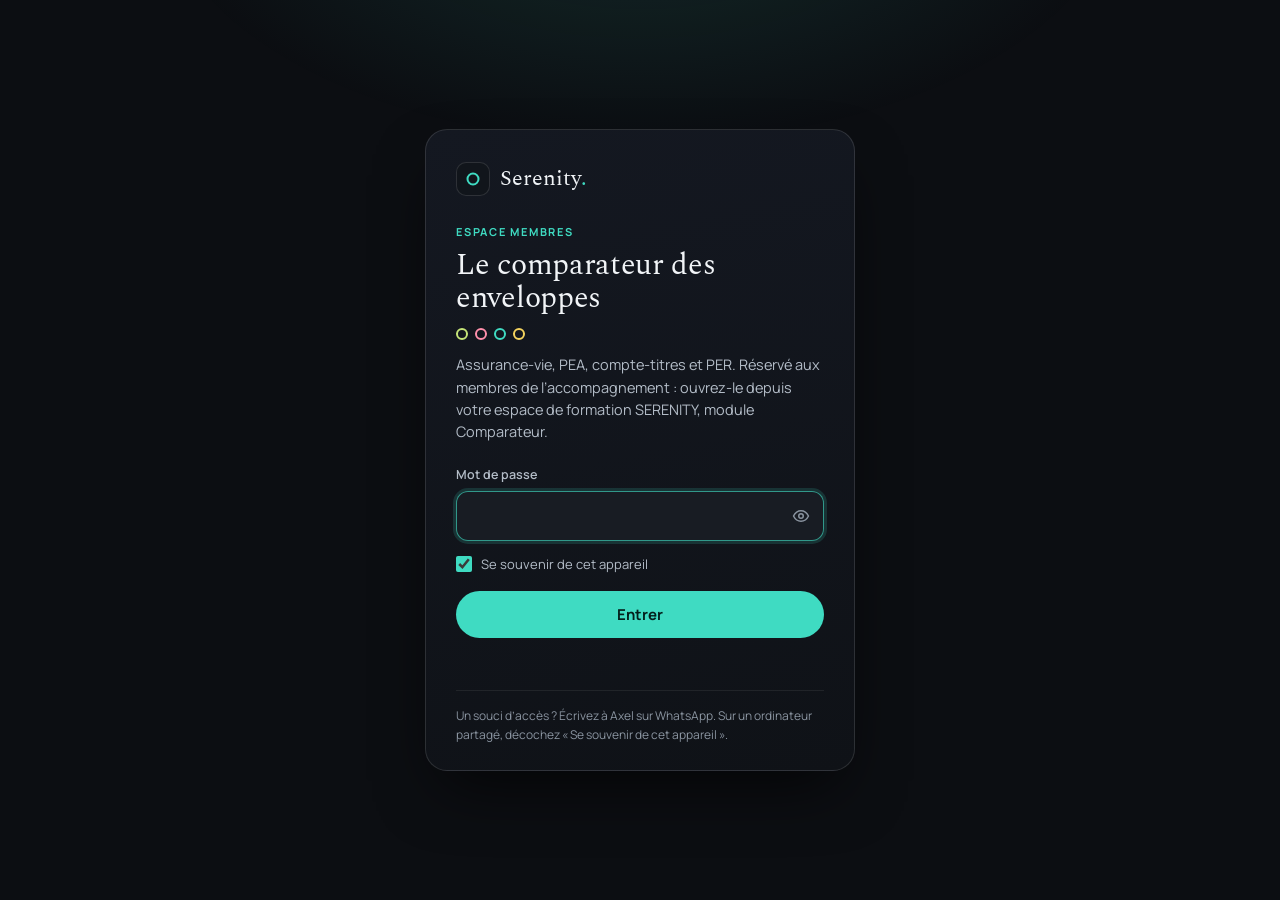
<file: membres/index.html>
<!DOCTYPE html>
<html lang="fr">
<head>
<meta charset="utf-8">
<meta name="viewport" content="width=device-width, initial-scale=1, viewport-fit=cover">
<meta name="robots" content="noindex, nofollow">
<meta name="referrer" content="no-referrer">
<title>Espace membres SERENITY</title>
<link rel="preconnect" href="https://fonts.googleapis.com">
<link rel="preconnect" href="https://fonts.gstatic.com" crossorigin>
<link rel="stylesheet" href="https://fonts.googleapis.com/css2?family=Spectral:wght@300;400&family=Manrope:wght@500;600;700&display=swap">
<style>
*{box-sizing:border-box}
html,body{margin:0}
body{background:#0C0E12;color:#F1F4F7;font-family:'Manrope',system-ui,-apple-system,'Segoe UI',sans-serif;-webkit-font-smoothing:antialiased;min-height:100vh;display:grid;place-items:center;padding:24px 16px;color-scheme:dark}
body::before{content:"";position:fixed;inset:0;pointer-events:none;background:radial-gradient(700px 380px at 50% -120px,rgba(63,219,194,.14),transparent 70%)}
.gate{position:relative;width:100%;max-width:430px;background:linear-gradient(168deg,#141821,#0f1217);border:1px solid rgba(255,255,255,.12);border-radius:22px;padding:32px 30px 26px;box-shadow:0 28px 64px -18px rgba(0,0,0,.72)}
.brand{display:flex;align-items:center;gap:10px;margin-bottom:28px}
.mark{width:34px;height:34px;border-radius:10px;border:1px solid rgba(255,255,255,.12);background:#11151b;display:grid;place-items:center}
.word{font-family:'Spectral',Georgia,serif;font-size:22px;line-height:1}
.word i{font-style:normal;color:#3FDBC2}
.eyebrow{font-size:11px;letter-spacing:.16em;text-transform:uppercase;color:#3FDBC2;font-weight:700;margin:0}
h1{font-family:'Spectral',Georgia,serif;font-weight:400;font-size:30px;line-height:1.12;margin:10px 0 12px;letter-spacing:-.01em}
.rings{display:flex;gap:7px;margin:0 0 14px}
.rings span{width:12px;height:12px;border-radius:50%;border:2.5px solid var(--c)}
.lead{color:#B3BCC7;font-size:14.5px;line-height:1.55;margin:0 0 22px}
label.l{display:block;font-size:12.5px;font-weight:600;color:#B3BCC7;margin-bottom:8px}
.field{display:flex;align-items:center;background:#181C23;border:1px solid rgba(255,255,255,.14);border-radius:12px;transition:border-color .2s}
.field:focus-within{border-color:rgba(63,219,194,.65);outline:3px solid rgba(63,219,194,.16)}
.field input{flex:1;min-width:0;background:transparent;border:0;outline:0;color:#F1F4F7;font:inherit;font-size:16px;padding:13px 14px}
.eye{background:transparent;border:0;color:#8A94A0;padding:0 13px;cursor:pointer;height:46px;display:grid;place-items:center}
.eye:hover{color:#F1F4F7}
.remember{display:flex;align-items:center;gap:9px;font-size:13px;color:#B3BCC7;margin:14px 0 18px;cursor:pointer}
.remember input{width:16px;height:16px;accent-color:#3FDBC2;margin:0}
.go{width:100%;border:0;border-radius:999px;padding:13px 18px;background:#3FDBC2;color:#04201C;font:inherit;font-weight:700;font-size:15px;cursor:pointer;transition:background .2s}
.go:hover{background:#5FE9D2}
.go[disabled]{opacity:.7;cursor:progress}
.msg{min-height:20px;margin:12px 0 0;font-size:13px;line-height:1.45;color:#E8A24D}
.foot{margin:20px 0 0;padding-top:16px;border-top:1px solid rgba(255,255,255,.07);font-size:12px;color:#8A94A0;line-height:1.55}
.checking .gate{visibility:hidden}
:focus-visible{outline:2px solid #3FDBC2;outline-offset:2px}
</style>
</head>
<body class="checking">
<main class="gate">
  <div class="brand">
    <span class="mark" aria-hidden="true"><svg width="16" height="16" viewBox="0 0 16 16"><circle cx="8" cy="8" r="5.5" fill="none" stroke="#3FDBC2" stroke-width="2"/></svg></span>
    <span class="word">Serenity<i>.</i></span>
  </div>
  <p class="eyebrow">Espace membres</p>
  <h1>Le comparateur des enveloppes</h1>
  <div class="rings" aria-hidden="true"><span style="--c:#C5E478"></span><span style="--c:#FF8FAB"></span><span style="--c:#3FDBC2"></span><span style="--c:#F4D35E"></span></div>
  <p class="lead">Assurance-vie, PEA, compte-titres et PER. Réservé aux membres de l’accompagnement : ouvrez-le depuis votre espace de formation SERENITY, module Comparateur.</p>
  <form id="f" autocomplete="on">
    <label class="l" for="pw">Mot de passe</label>
    <div class="field">
      <input id="pw" name="password" type="password" autocomplete="current-password" autocapitalize="none" autocorrect="off" spellcheck="false" required>
      <button class="eye" type="button" id="eye" aria-label="Afficher le mot de passe" aria-pressed="false">
        <svg viewBox="0 0 24 24" width="18" height="18" fill="none" stroke="currentColor" stroke-width="2" stroke-linecap="round" stroke-linejoin="round" aria-hidden="true"><path d="M2 12s3.5-7 10-7 10 7 10 7-3.5 7-10 7S2 12 2 12z"/><circle cx="12" cy="12" r="3"/></svg>
      </button>
    </div>
    <label class="remember"><input type="checkbox" id="rm" checked> Se souvenir de cet appareil</label>
    <button class="go" type="submit" id="go">Entrer</button>
    <p class="msg" id="msg" role="alert"></p>
  </form>
  <p class="foot">Un souci d’accès ? Écrivez à Axel sur WhatsApp. Sur un ordinateur partagé, décochez « Se souvenir de cet appareil ».</p>
</main>
<noscript><p style="position:fixed;bottom:16px;left:0;right:0;text-align:center;color:#E8A24D">JavaScript est nécessaire pour ouvrir l’espace membres.</p></noscript>
<script>
(function(){
  'use strict';
  var P = {"v":1,"iter":600000,"sel":"5DaAMk8aO4uCCkvEJFA7iA==","iv":"yiLZT9Inett8NAA1zHEMAw==","ct":"klCfGUH9f4y5m6HGu9ucHk36d6z1dmQ+xUSd1PO9iBZXF+S+1IixHdT3OJ3cWo7+zQquIidKMSRmFpCCyXim1awlaRdKnZw5lsEX/kGg1sqz0e/VXZQj620ekgq9CXKoxGk0u5JIVoowuhsn3hav3vrPfg8YNVYBtelTisJ1fbvklau7GOVJLDVgw3p2oVHubFsGIH/4NtLuEwuYPIqb4CyW2aDgFumoX1xgPL1FlDWgJebI9N2XZNx71PhAy63NgxRy1qmwILGiH1ST+kLeGbFoMHJ17Sd5saof8ZuiE+rW+0yQZqasyj6sZMzeFfb68bwuSTDVlXFjwVJnjpmR/e+Oeb20j4wsiLJAJZpyteCylcCVKHamKvmxnaL6Q9RIxhAUsCVofOt+cxW3TG5ENTDerXfJNGlMW5WtQeWRqssXeR1F5VQZ1lDuTFAsNZpOYnKEYJwZsauX1Y2Rh/WToJuoXypAfwwWjmt0R5KfYGBTD6gq/0WXQyLGbTJGXhVKu/SdMy5xn6lgL5ImOJr3l6Y+WtwG3Uyo4cZzlDuxDggRNfCLPnXTfavuM5R5dGjcUajqKPsmFOcSfKMzJigE5uS4oFT3XlfzQA2s/bomMh/V3m3EQF6nasjYJ9ojyEDW1gVEvFxxGlgv9/UH/fsCP1bQ6Dx2S87Ptpqxa8Sw7e2FhWZkrUAs7cPbsD0WGoh58XhzwhwYy9JkPV2FM49w7o6MoHWBFKgj4/yQM14X78KnedHRP99h2jjh6zbqDhD0837y67WTSNXvQCsVqGyZd4tSZ3iBrjrpcxXUsXQV7uUeLc3nZWkobK84q7nENGbamqmq/n/FjPteRUt354daMThEs0nvxqAduHpVaBSZXuE6u2Z2DGQJjpcxKcw2sjWajB+On/iBIoX+/ILdZcA4NKuFqX6K3bAyufTh2csVgrLapBie0iTAAnuMzYvI/vUc+2+IpbyqMgHaEiojIZTgNztlN+mwhpFwbMEB5YtxzuTxGj2jxuFYw6EUS0I15A8g+19UZ+6U506RNlTC6ZSUGlmCE4IONUoGh+STl2N+D9jtteDlgEATri+gBr539BsuFV5540KE8pOyzpvAfE7m+RRz5L85I7/H6VX5i69jrsJ9PFfbR5q1vr6NaMG8tZ6vALr7GLSu+l1Z0y1u2Ai/0AYYGna/GILrvIQzl87Wh3BDON9Ar/OLJFUWbKl4ePL9x1CWxH0pXMFq5RUBE97I2SzDL5odR0Sg5X+9Lej3VsdxC0RlvUkWP8Cf8KTsITaBB+0jsddOFjKOIm31+the6kfeNKmzS1ycxchXzv1ZnCvLiSb9ngUsWRARwEDoVt2pJ38zkNq6K+L+vTzKPPYSbBSciXF/d8gpM4Cn/h81iNq8AYquyYcuRQW+BpsQ67JO9XVU52mjsB1OgE/so1kSQ/[base64]/z+yqcCmnVZCpcB/YWKp12XLj4O/DKO/4I7N9PWAd3D4NpKMrQbLCEBBpVrw1NPCVfUujS44z0ha08d+NmIbjLIiz49dbnKZcPXfB7oDQeT07Uje/M8LeXtKdVJ/0Qw/[base64]/LY4GU1iKLIRdMH7vdWMcNofzHiV75OdhxtC+l2za3bzpU96AiC/[base64]//[base64]/jVjmo/jrBzB0vrWNN/AHp7BGtobTS9HCOnlOah0zdEAvBkrWdbUs+3SC4/TGy124wyguvprrfCTWmPsJLtxx9jezhIMpbKPvekMW8Nk16/YHEJU5xTA1Dd22b08r5QtZmeV0ezoXUcbnt9cuz3luGDvUvrJDoHJ1dLb3CPSyLLHPlhapUVlkK84R/B08T9d4nG9bBPuMurrwQyULVSH4/w+AIN9IPANZRmanebPScouIj+cNSW29znG6GjolVgIcoTBo75M4vPbIH/xrCcSU55pvduCOWgrysyS4+FL2xhj4p0ji05Jp/If0GLlGTeeISKYJybgtppqFubYn3805D9WjLZCRyWUrx0+XkLo7/muPgylMJb+T9oeB1g0vXdt0zBAh/Cmia8WkrsApv8MONZ73bSE33Fj47G8s/[base64]/BExR27Yov3SYKiJba8xsk/RAJpI4nMsaxzwWZZejUHjE7Tp3LaSH/NYDYK71+j4TBcGRUtnSRZTjCOYzkvY+QUGT1psELC6l7N5OpkVXwRzYUTCrio1tkLVs6wg5Y6S5t14l9Y/4fGSYhEFNE9jai+O16zFaFtpvWrOIUNlbz9BgsuRnvsRrfr4UlSqzaWAK/Sfyqbek+j7shdAS2/UDst5Ci/0V49AMySR9WBRuStDuaH36kSG68qNkLe8sxaKGZ6Mrxpd7ZG0J12o1lTztfUTyllVPl2ijfkxUK6sIBTK8GJp4vX9GVJOANdAbBlYzX40lp3fwS3Btie8AkhlDcllAh4gkd0wwQe3pPt/4WNhOqTgvm0s0ur5eKNIYL6s+Y1hwT5TGriLcSaWUyLYgzRpppGHltODuavk0IfaUdWpNtAYs9BIDRpwfj9Emm0UMWJQ9eJmxIZYWhrJh9J3t1B0AW5TwNvmY/zRRvD37tMYHA6Wl8wMYq+gFm3ikPJSplz0hD2G+Lrw49k3QlGk6ka5otsiqONVLfgp28p+aF2FHfEWHAJxk+kd+bEtje4260O0xj0lUxM203IayySYnRuRdy8fPP/JpVdXeciyUOPlQD6vRIiy71XC0yY7p2GcT87P+nffQlv3xgVIVHPdCrAN/KfXyH8hsvPxs+IwT6cjPyfAxagl5IzADOIIOaqa4vvbc1MCl08dxu+g2Q4pw82TvhrEQdTXyiuQmvTFKF22jQnFE1J1bqn/6BSc0CPVAxdB1s0FHNkrRZ/NIfV3NniZpYD04epttq0ulb2h5So1/QgdA2oLocayIkgn+wVsL5bfJp0A0nH0ftDHMdFGyLDuMUgg6XZ98VhocrG1sxcupXTfVJnqyn0RzqLj+uWFFLzdVFCfA1nGFSkDpgAMJaOwZ2H4Mt2HYAWK6xswwpLxxv/sMl1E8S8pOv+M32jVZ9LJhsrXuOYB7srQuAco7RLzJw3RRHSzrZsKlB8VEq0REpHxlf1dDYg+iXbP3dOwpvvOsbUbGE3H5I5gtCEdAB6nwIie5uNNokB9PVyLqczHMKYEBkBNeWkoVJzqBX41Sf6boxIB3n+VoojM77zJ6211BLxhWmxIYfU2Xb/ouowCPzVVzCZV+mAsD3oMAWYumdXJ/szYo2FGpeqNYTyOstnEOAeknn5KsuYuaIlkAECbV99JktCOM2VxFADv4pSdMSqjHHBVwrptJV9GlV+wJIFKcdyl4zX9/O+eUPAYqlOCiCgEIqN16PDvxX5oKvlGgj3N3rqmX/[base64]/tPbKS9A49qTGpa2jlURTbmo3uG55RjGziRe5PdR9MPWkPsH7CywSe+sCLrVMpaw4smTpn8PC+5rtTaDPiE6g3Jjzn9KC5ArFh3puC/[base64]/AmpjukS0FMI6B44wPGb0KjuCiST/RmRhBhZ6L60Sy1hob45n9FBIuGwlEETeC/IZPbAB2npM64YPGp+r9QbXfTMFGBSBOk/Djkr7YgmBnrQJD9PkZEBty7PJFlg37vNao/HPDlSZk82OrAJUXdFRmRagpMbpM4gdRMb1ZF8sTEQ1ulUts6mgPQqPXmYUqlxnTaooJ5f+K6xZZ5jkgBDJQZgHxSzDcee+RHF+SFoT6nvmn/xfLDzuM3uqw+xAPnXAN7eFL5jCZdJkvFWoympJsk7NmC8yxHfMoL/OJ/quf+8o9i1mBrU56USqtjYxJI/hR7jSUmqgi1joEEIgqr6uTiQ/qH15dVdqsWHRJWRK1dQUevZCAE02ewSvS+LK/pv8V4IP/3ovgzdoxjxpaYWzYuHMy9xQp0+8RNXjIR8o250LLKlNUyuIZGJx3+foP6z6IPhYMrMYcmEBWcPpOmxdlJ/mZmWYkExhKNCgWGHyypK5T2E/KResXlcrOXSux0xrkC1wZqzr5TuuTIsr48wDXy3gapMp2Xr4TFvfIuxXN1GtqfDZW+oszrQfsN1UvjqMlt9K64CWE0VRieNxM0LGtu55RSKsoqzRF04LeE8my/gN52t4cdVMIoJnjF5CkusANBDQC8O71KrA250C97YzVTVlrW181HDXAzTrabWz7jB7vJF4fHFlwZH1V/OX3q/EvENDqQtWWwu/k6sCXvN4TNHot/IugHZxgwY3m2v+nfVRxXK/w7Qv//y+vkXGU16l+YVuCqnxqxpp/qlmbgM31QhF1FB0c3uncicEMROrK7mGFaGrYSE/QpGqUafquT3iUpL87AxsreOUaNRhpvJYZbH77hY9Hx0wz1YmBAgmUVu3gpg5j2cv0fB8mLDTU4VidmMjLmrIU+eiZomtdghWnOXTqc+1crt+DiCH8FgjcMsYAcKbKbwoCY21W5vc0Zi/wJwhFcZwNhdC8gDEU5U6URBnB65AQy7P0dc34nUKRtIfBh7P7G1ewn+LEgSm6hW79cSLeOLChNigj68C7h0JL8VzKQKutafvO3w5IdTuJ+9OWJ64wTGmLlNu23OfQ698fcFpEyrrTbqhfPJQQM+5znhxzwK/92cTgkJa4zU63G32j1ldK8ywa/SyqNSa2+xO8uanwSaKmbRkX8E5MtFCsZy2DEHoxNs4fiB0YDdm5eGCqXyLCKvnjRGoFZAQmUufi/RCbfOVAbVueT2+0LUwC87/R9p6BmuK4AVRlcsvpFRA2fS7YxT5avXcvwtZDwA2kB/RZrxqGR77LOKthyQLvTu5OA+qVq9DY8ph01nv4qCwOTcR6lmW9MCZdEdibsSDi1R5XQBcgxw8rcQWdLF6HDRF9xHuqMevjx8eLW8VK4ug23KX9o1+Jh5HmhrCg+sfFdZZ6js1QYBLYhaOwjhTUmqn7HAq2N9Lg5ToVlun3ErjxMfD+IwdK/YGaqorPD71C8vgOp7SSzD+s+Ay1K4WtH52mxUHs7qA+ckBJD+ZDo30n2Xr+CbfoEUYTNd/hE9NSDCnBBqo4vlR99tPsm+DNOham8INqJii08BJejianSdM0Or/A2suIXZU/[base64]/[base64]/ELK/Ewme5TtkC+0Fdd9AeDkkkvI7EwLs2hef8Bc1tFEmg0KEHQ0vciS288azIL684guOU144d9yO/mMPoLQwaQbM+Mdt4gPykpKcTfY5cEkPC0qxWRJ2BeRdlyn2pAtHsxX3xbpqTmRwQ5wS7XMnVxwraXxgU/2doAzIg4HWk86vyAqAXSvTy7Y6kQjRolws0QsWgcvAeeYg2KkwRKYKC/NbwAhuNR6TQbjolbTdIjoycOXtT9K36unKhCATRvoxu6A5ZJBTZKjNR4voopmkqz2UdQ8Mi9DRclw42tPW1udh9FBKSz0dcqUeFQxXxHeY7mW5Mlp9ztivTD2RVzU6WV/4+twMdtSnQqHRTn7G7PFmT2PT0lYUNnFTLhiFFF+JLqjYNsLWZ7NKFdb/bZ0WwAroq/ah2S58H1IBALBP8U+zdujnZvjAK5czww8MM5pRsaT2LbHvvPpVOGdb4GTl6OQmIqQ0bSAeujNVQWwGVowBIJmjtxmp7i17mumcYufhaC2n6HOYArl2R5+oGX4ETT+oec1OCuPUGMnzLcX9mvx1m/iRrZKUpBBxaGicDfy8tZyUFJP92SPy3nYWtTX83itjoNMo6LogGMXkhljnhyRsoYHwJwMcFVFVk3LJrtLVK2keSLNE4NSKnhG8ocnWm/YKYSNgXuaZB80UX0hZw8kSKdQCLeWAvLNxNdEiEHL4vRoIq5duZg961KW8yv4rNEhZ9tN1hOd4rlWcH0Oj6qiXGg3z0KTfjyM9fqBbHnBzPYWpJTbZqnKM0iAYDZA5eDf88PbuzTTf8X2I9gHWZyf1JyU0b/rKuq/n842nHuU61fF/I+J67G7cQ1nzVyBSF1/ybYO8cSN/EehRomRJkBsxOAUKMA6z3UwAF9qNkXvK9erzIz4hkIGMsj0t0dbdyW1tJIHTGxjq6xGKjAJXM5on9JaOoueeQ0PoJ9Mwp/SeonVUFQwp8Iqq8Qw450bQ3oMcsPjzkj/FTDuXEawttsO52BUYQn9j3hADViMJsC8SYSg3duWZxz5h0B7GnxLQmZLRlg/[base64]/[base64]/mCq0ctlminIEMCQZuF9xsR2WZ9vu5ZlnETFxuGf9aSzVXGRoDEkWWO2xf/e6lFI6ct+LRnyE3CVuTLTNJuXnu1NW1v+4KMDzbHPGbCf9VEbxKj/OIIwTpaoObOFQpJhvu0b6RBJo6yphZZgkOqFPBDXWLnl+MWFctKHrGXDPwgiQQu9oOhDrAVNG6sdcv6QCWNz3DxSZQV9eaTpU+lOE5xCkAbvy0uLRMBvyKeUa6A2uWOJzDyznPWCdH4U2YFwvgoW4u0qCUbWdMY8u/KlgENdcP9WVDE1CuPcjVNwP5SGUB3jONZ/cWeVgqqgRWIcqR+E8QiPqcZYKkUmzyTay98cKHwxOL4cvx0afbs1c6x7C2k4V8qdWjIFGmmUAjMF3vFbxok3v86ohfnFaQdl5OMqWZbM/24tyZG4GvBmahjLlGXWHjzPkwY3AEjQ9StV/DQBnMFdy9K9CyRXTNlyUUoLfeQw0rXqvl5CuAEUgHFdXF2k9Tz3hwgCmN6caEcaWOxckNYOm0mX4o1lXEpui6Zy5biRl00RjzwXh9pmnXZ2ccE74nY/3OMHCuHZMTwCkkCb45pe7KoTek+tpfz9rnpycVwFl2Usk6aw52CfgvHbUGY9g/6QBnw2GunCICJhoJ+R4BIGYdLFchVYYtVzwfIZBi/EFaC0YN9CnWfG6XEdc6O3JWHzvDGcqVKa7HtOPhTYmSNJynzty+k274RCGOq+VNGINNto0NL5xCyyLCRb+jXMltSm1YqKfoCy6dVyYhXegzdQOPBYiAG1eU5hz6n7tAqGSw97LKmUjA5jpjqdbQVvI2kNzvbng/ZnO/AR3RnsAEnLEz6iN2N7x+Fo/f9BUZVfWLJWi83ViBqwhgGpsxRWIx1xxRkPBf7Iyo81DNz1GiwgLHXJDL6TtO2XTS+6WceXMOKBMpG5qBtFLAqeq/pl5C53hLXwMSbY7L/SvPQBxrGmVFIrfqWiiAkATRgdW696XwlPxcTkp+YPFlcn7Y8DCH2gfFYH2ugu7KmmaOMre9WELgIlnAZPh/1caKWNeO9PPyzAUYAOOj1/fxi61qtKe666vx0HhwASxFu2Lf7xXR+Pfd2n5+WIedH+V9mi+tYDccU7rg1UutBP/IhQLzeNgc70bjzWSxe+ESWyc+dB6yexEReO+COiT0ABMV6sP+1rSiteFpCQ2C++XVZzSnt41Ln0tCyrmnp7kVRdZH045sJmkeXQexPJXI9ZFXHbcw7lGO3saEqi08KDFMmFGZ2+uzUMsAYxcDOyu5y90CvETXuGU9hE8AWJv/ohRRgQYSWt5I1uBRxi0CzjWxaar09iBuS7qJMkNrdqLZtpDY8I2LxDJJiUQ8AZaqEKjxtwabAaDl1QPRLtxM0eUGENS4adzieXE0Z+/y02pe7E1ONF++MobHcKV1yD8uRgWAc8tzGIiIoE8ACC+NJbz1TO38xR1YOTGsgd494oPG1vPLX/7LiO2Q9gbSkw8lTq+J2rmPn2yb/CIoZvcNMtax8mvHIy8ihJAzVx6oqL6GbvAJjS3xOgl8xo1/cChvDptBmLkchTwptpBhPgcKTodyAxELYseyLS9UK0ZdGVZxl9avh8MPI2X6pkpQyvuh+DKcgDEeK7O/7n/9hGLfMzbMQCVb7dmTeDZxwl9aQIDKkyBbF8ZUydKdpF/QZSzZoeT13rPQZ5VC5xOMXMlsUNurFyo5D2BsWZ2Lc+ZquwPYf/K7J0mWXvTc54WB48Lp+r1KMLgFN5MKSu5VoWwn1OJL2T0T/xV4ImyVHlifi/ggNkK4NL/Nb9/chTSCDJJZlSBbEQukbWdCMTXsPPXXUu3M5DiRGdznXmDA+ONdEs+TT3LtJ72LIJeaDmHycNykwlsofcWK+xX4r6fiUK4Y4S9D6lm+1h5a0el9zVM0h0MMGx//H3cvR0WIkKB1sSoCr4lfJqRZvXadub1C3nKLoq93FOpgW+NStgclZFT15VdYwO4KS4t/VLBHIp8mAW9lLt6dh8aoOcfd8sRImy/6srQ9a+zantqpBU822BPo0a9/FLcNN2V8PEXzqwsbpMljJXDmOQ/KhVayHS84VLCjM+Bd9JTrfG9lQthBqPGgrMaPrLVJWir3oz51HPc7AkFyCMHQISB8gvYGWjPvNXLEVdxi4GFrYHHzrxjmwfndmqu0rh/GrfO33rSnw7vKT1aHx14j5R4TShiBozfGi89NsFQY5BgzchqZAh+S21Fw1ceYR507ZKwYYplOhXw7yBwfPScuNu7LiwSBbdUk7JaDO1Ayjm0I4s4dfDg6PTv39Df0deHxYv8QhvPnmDPV2qKLJG/mnprFyv1QfBtOWqFcEmVY+bva53OoF5i4ipwtnBRYQfxQjXHe+EHTxpMKiTXXzETD/[base64]/qBmsodb0QGurkU6k4rSmLDkXzPkFSwvrHHTsETjCjP9BUSOQLCpzVcA6SN8Yw7XUDORzJtsqMaRfwm36ducVF2otOD6+BVh6a6qKXslPD2/W777RlS6UfGosmzyV32MHrtfXr2cmMwIgAw53r8WDxM7l+2FFy4RhdBByYUIZsgHGFrqcTtEZ2qF7haJYXkuFSZXyveeIbbmNogs03uSjdIDm5b9m4XMknQCDEQTHU41C5X6TPj4A1UpzLQmLiDKK3oMpoXf/[base64]/fz8eS81MKQ+pE4H4baR1nVgyMsnwOmuW2GdJfpGeoXtcKnkJ9gqO0xqVjMRAg60Q/nDRwusBxkVFrcHcll0n6GvCSaOXlXuQ8fOMfU89DqzBNhQQ7JWEHigBQkbusKZpAuPisH1yLwBYrO/mf5uXmjCSXfZZ2C4PDS1BKb8O1KfrXCOIgHHoSp5kdKJMT7/3ImQNmI7EG1nO7IxhJHQBGhXDvDqbF+wIxRLc5oy+GMcajk4kf1+TYNLp3GfDPDe29LkBnKUNwRhOU6kdle1IFmF4Lgjefm13mC8VjOBCQW1sPqv4LTfoJhxB4Weai+uglpztersvB3IGD0KP629xTijwe9PaBIDsEDxql8KwByziO8tKBwUdQl+Hlmo/hF31IdS0zydI8vuoznUokwiJapHnK0Um3A/cvbSP3Zi8QUosNw9ZXiyDCQuS1i7cPDnS7F5ocVuaX3gO33+LKZABBGrjnwhQNjGNA9tlbSsD703apjDO2PU/Q7EEX1hAsIwp0OosFAsy+36r4C6WO2MjM6rfh9v2Lq3v011Sdp6X+KbH9HVOinutbaidfsZYVXrcSpupz+vMPA0QXpcV+qYFDX0i2LUPhLgj/MJ18TiSDolzZdvPNGmjVvcE9LbXnl2XfJomLka5fWc7a0pu2VgJuYYjMvL8T2pvav9TK7i1ogNMYvgYB4u0tPjhdoDZbbMQqpLithsVEjgP+0+jTSJzwFSRPtTv6np3t1e8bVPgsDbCKXI8/UwPSmDbRloOT6SReBEiKE/0WrQ5ZWyw94z/[base64]/h5fkUw/rOlh8hQBgbPd0fCYS7S42QcU7Zj0L9MjGVYzKRHjSd8jm5Ur/429kBCi66El//BNjn86c9RdBCIXS3hx7gKXafSrAcugT+8aHBlBunMMde/ot0yh8mJChGstc7DNwhCUnaoILzOu2nqCNbhYv1ImA1h/E8P0S74KPGnU3DrAr4r/vR8gnqJjSINIqvJvvxuEMC1VFKZd2bstkYUUUibk8hRQCJGb8+FU6ew39lBZRHKG8teH2MirFWotEkS9YMOz4RiuR7+aLWfaz9WmjMZvJ6GH+5NjGfO2gpzq6G/2DxkKN/p18/24FsK26VKCwHbocVBjLP0zsE+fa9eLEUdUj8Lt/YgIQMjLm4ocSpaVmuUrV0LJBmqzgIUYyoQFapde8UYq0jzzmcZeFL0hPoHDmR8GkQFS4xll9TqCl4gPJf0NjNTzCW0TeX2007Qu4unUurUHDMXfTzyxRRUE2sLCfaIrJRZFDCtztAWsx8vqcs7FL/IenFPrS2nCwGUF0oo84rjSTsfp8KJ4K/phWXE3bu8ChKwkXH0hW9K2N4f6Yq6oDV//pWUh8D+vuXNdGrDvy43zSWiz4RXQndKRLT9jXWA3tzLU9CGdR5rKq5Aw77v9TvNqHobXb1WGsjyCHlT1/s4eODqqFo21PHQFLWzcqlZa2Y1KukblhGL6K4V27odYdHTMUkz3QPNbr00YiEpybgu1PhZWTtBUGmKDOnyIKd+O4f3LofMpCLlL2d88DYtA4EAr4l8H5aIoPLy6jKGoUM4y7/OMKHPwmw7DePHvd0k0+aqlSzs/Im+i41WU4fPQDNA3r+sb9zusrTvFf01mAE3M0N3dy9v7q2ZQGTIFTXBHLmN9imD78rsJTxQtduab/mo7BWAJk0eUbsTrD1F2+Jfz59Aprz5sotcAbGmZnvuAcacIK/k6du/IcqlTS8oe/7zpxyl5x68rbie7TR8jy+FDvqA4UAcoesvJ8z2qv5e4uTnVDz+XraGxqBLByDIj2ufqFfrTZ/OQJD85abHrYbZPwpfkLKKRTw/dygX/BsMGWWpfggtYYr6NU+s1rzOMeNzOwvhMq1UNvn00riO2/IYXefWZjEQJYENtIZWQf5vhBOgZaY2l8nrDWSvLdQFTiF7bYaX6fVIOIYeFmDr773eNnB7r4Dt47xeMMRexLlFVNuiyi23UB/Pmz6qbahgS1mTEXHgYPcz6nV2gCtfZo5EgoJcfB3SAvMvkowQST3/6NC/75mxhKSS0ctOewIz5k5ZtOn55jXu2jQf+sGWNExyeIrzROR5qbksjSdczH1SlQj1xq8bZINubazNKc21OPGLj3BAhotbw/CtOuEfuxnGiZG0b5PLXF7ooXLPH/JzIgA8YG5r2XlQlDqVVlfANGSz4czMse3UiQ0Ti8uCvwJhXl7vZxMdodZPxdvqWGnZhB9g670G34ajXPfWwB4WUIMXEj4mIaDJxEyEujrfHId3TWtuE0guF+kJxbkYWSXX7nK9tH5rAB4DQW9QLThXYleATaCPUiIC2BrXtosxT+UY8CEcELrVDY/d64n1yARnu4/l80bvq+orSvbTEv31Lc/W7G0gyovGU+goCILfl7TGUfDk0MWmRmYezIju9nPCKL7RTJlx7LB+Jjf179IlwB9yMKuKKW9LUMgO444OcTnDnRZNFcayRBpwiMDkjrejxlTknPUy3am5Nojdd9Oq3dyg8DeJQTrVMpPvCNtpp6oI2nEKjTkqSVvLMlc8yVi/2kvzDZ9OuUDJDlefNTbvR8NXqwCLBkpZWM1lg+xkPfKN3bLBVMUdYFmjxIMLtRivHWdUCxHgcCSMYMvgcGk70pDqVQtwCeQAmolSwP36empHPcKoXLyk/SlC6ie8sw8SnSo+oenOcBdgl/yMH3suCAgNTxlzbumoAc/fj4d6gSmRxC580w9LJJQg7Ht3DAD7zhmIiEJHwZ21n3V4UiMEVDaidwRGOGGWWfVZRPySUFZIlYP/pT3NiScwnnrpsPde75Mv3IMrvNK8HkyyqbQG8Wxqc1v+snwOE2k70oWiHaaa+JyHPE+JgJYVHAch3otAo39mCida4UG3qGYsNdnCQtsOWU82wKAM9yQYpE/WuESKlbkV9LMNSFZ3JwA2bMKjZUQHiEaMxiE/7Pfaw0tzwY3VjSmXkEQa5hWW66UhL62ZB+QWJqQGbmnWaCdaHyvpW/trc/Lfg7pKAUble485ai0Q4jkg64QsEmGa0WPs1Eo9dA8Z1KgI99C8ZMPqWvG1u794dR4voXOdjm4rvLPv1PvKXDUkYIBCDs2aUo7LsA7GHGEoOmBSmM4+mZUW1e4ddpiJjqfpKkpMuYY3nUtJdiO7zlItZot14Hnp/gztGw9FFfFLV8KL/cBvfq25Gm8EdvbVbidw+nGP7YTk5yU/vk50YBdTAk2fO946QK5Fbm0X+NSgDZ51j+1X14mib+ZQ8qzbp6VVn8Ib1uYJDXKYYKVKB1IB8CHhIQq5FIjgdrmUaurkOlqvQLfeOPicvz6hbSv4GZS9bGLUHfes3wsOebJ7/9Jts0XK8ES+yVa5Q0wfbTNjqPznxuxHk8gw7mmr5Tm9ju9DW+1Orb0Ma1tMJq0tSGsctUesQ5y4vxhsFu7MdnypOS+bfGiVFwjV1nSoaNdA+D9hMenR17iYKjTRUEvPG66alNO/t2jaZgnRgYSewb0EkBykX12hV3v54g0gAJz+3L66PEY/08FhCezY55BW7GZHCuJWKIqMdL/a6pyhfMvp7S6fAVdUuVJdlPIS5RTaz/J5awAK6JQmL/1XcUOy1io36gu2U7x5qgp3GfydslK2UjYZ1RBoQewdVjTScJY41aouFtOQBScZgFg1iQQTJoVx/G822we9ainmzNOkwCQNTDXCjmE//IYiHsWsczE8yfsTQ/jtK/X1R5YWlvY88WXQIgRc4OfQPjrmcXMQgTw9URHtS9Tvny3b/Bl4eGUeNiBRmd4aEpTfG0Y2xSpq3JrgTJkIiG6Om+CxAHxeq1Sc7F9vxnaCopWgVOIg/SHHrrQuLRN3/RSsH5714i16OeHhuDx5RrJnvbDvMbtIakF0u5APYVzkWauZH1HX237ZBaxh9JVziJdnvxtWQWpK78LJyDIJr7oBcjAL/jDl2vAumHcA1e4zdLeLSPWK6PG84I2csv8N0UB2tpICTV252+13EuJYgKr/bvk+eyR9ZZSCIyM05oQLZIaHm0MwKqr2y+kOm5LpV3M8xpLuY6vD7ESSOUGWcEivApUwqaR8tY8Ac8JB7mP17ooAlSxUM+yEpl1V5zF0fjNPA3lAsT+LNqfV3iu1Es7WzSnavMMNH7NYrWkc/W5E9ccuI1IKF0kOH/rzNP9vq1wTjuexSn/mIN2NRkPDt3OUdSOvJp8SdZFwJ5nKd7BcaDBr3r10znlGYq9l3ejIT0mmGCsWARi0RN/f2BXOjduqo7Oyj7Vt7vBixNQ1xsfbf/bE3Cd1dIAWvo5wzwIMVkgUIsciGS4BVMrobmgPS/RHI7kbcmdFprX1WPm3kS4k5WHxQM5k7ip2RcSUN/d5yImhOR9hxBDxglKLw819AtouZkevgAc2Q88j1z4i0ayEUiXorU9Mkxkz0JZPx5JxbKUCSVDCGMNr6ep2xCn2gS1/F0fAbv6+od0chnUgHZQOH3LhvcHLy2+fUj5uwo31fUEmn5SA/QBmpvchbS4SQTVC4abJLSXHmOIhc69M0nJiBJElC90HAhbE9jwZVIyEUR8ohP5WG4GSM2E1y3+EnCRN3CnVA2UbJpdu/bemWwRk4yvVf/QdjJ6eCrxpqIJ7O9yJrnXHYzkiaW8b+vuPeE72wCtl6D1snzsRa/SLWexGewzu6Dy9H9H0J988UdzREqy0vQL/PjXdKUWhWqrqVnJlrZxu3dgaXsqEfEiwKCGV0ZzFTiSlOsdnV4YrZSA8FcRoNv0LamrBgFeYepALljWlApPhCsQKgKwIC9r49esenFEO47COpXh5RWk3g/Lee/w9h9Quzv7SK0E0drUWFklT0QLsX5qSMQ7ZoXE9XDo5oirk5bQPtmbgauGs5Q2RswIuZxfmqq/1npcmmQAQhflHJHYG6JhpQhIXE/sZ3/YPzFMh9uOKhUWClXl+YkSrLV8DkY1bYFq4dpokIW16BJLhwScQ3n7HN9XHXjHWaGSh64zhtoOS8b653jaxvk7LIWaVRqfUKuG88ue66oGYi40JHo58KD1TMpGtziBcZaaqCa/H0Qm2TvZYI30sHsPEsQ7tNNzH1KYIK8xxA30irCYZj4EP5x70Z3KdjSV8mi1BmOhhpX6Hl2Mvc2l8QF3JALCWDE9VqN3oVZgMMNgAwNjB9lOLvaY9qO7RaPoXUPevLAFLry/bKgwE+e3S69sxoazlt2wHedeNgeSu25mEiNzIEdnqtfPHuhfv0cWte98ZZd2TFUayINyJF8PyyTN6MgnLJL02oAasbH7TIxOyo63446eaLoJrJVCvSpCmjGe1OCKTb1snKfnYmkJsVXPz5uqYwhJHC7tVMKUioXLvoi48e4/zHWsPLoCRpo6CbIViYwnWMvl8i7hs/jmvs340HobmZW4RsQgBo5VyrQlFSrAc4sjpWbYS2SkumMtDJo9487q74f+xqqWHQzCEpVHf9qwmnT/XZWD7Z07mioKFn1FLS8fnmkFUBdTJDUOSqKRLz8j38g7k7N9gdgjjYqR49dtzqFZj2CugpMtbzTMpez3WW6csx0LxqFa7A38YQlzx4V40CW39DbDws553jNJJf9VgSEERITY/I9/5+1WOlJPWO7WWmAurOtEq2UUl9eRKr97wd9t6uIM09bvUSuRwJvHJrCxYb2G5EPzO0LagHTpEpHuAaq05q93JEOJdsv1wz9+uNq/di8+8SEckC1MObRAa1Z+8g21cxz2p6hc4WcMrHkYmsBJNrGCtXDcl9BzgEBqfTiT06eTGaCxglQW/OxoPptJs0POhktBgNYR978Gqwlp8k4ig59WtK8Bvxh5Is2NO/2AM/BoJ6DklpGfXSLbRavJEKkQme5mbx2NITB9GJkWg/3StPVrw84JEN+C+6YOBZW67teDxWScEb2Yjc6BiWqw/HsP+Ol5ZvFJ2dn2BZckZM7p0HtXIK0bQKal1xilA0zC32R24T7xBRv2FFyCYYqHsdv/jHYiAp2Jatb/d06aY6KlT9y+oBVpCImGt2sI+00H9IoHwZ6VexQiyt/Fr/98OIpVUJtsQI5TPgdTDa2WYB6kL3rjRPIGWf0JCcB9jIVuvLbjlZdJiw5pOKyb3TYdQk7zTlqsE6zaYzg+XgXCIgSSZnlKN9oYhJghNZIVsVz508v9UauKUxtnjNJq10tvOTdUWOrWURFeCAEPWIeqIKoIpofK5PVD7xBoQnJXKo0FaW2NsiBTc9ID/ZAxBe0gvSBCbKNJixEwH3YFDvv8Yd9rVBcF8EiTGIFeQcJWVcO9g1hCfrAlWAXrGRXo+RFrHaCNUYsWue3+YeyM0GKaffKPf9pjgsxNHpKGysxxb8+sNFZKCdZCv4Qc5A0ahccuL5lE/QHpW2Hc1V+3tEn5rBTuLX8d8n/3opGnAULS2MGeRIkhr6qVw2xCpWO1dawyxSF916rmS/JlAodjCvHqDp9mDvm1tuNdOv+sXzrGThhmzsKIRIWx59AZ1FIiNpopz72Z7APhwxZyGtxkdiJ7i61JoyY9jh8aMcwH4oct719yy/K+v0aN7mNZS6pza/JlnxZRm4D4gXMnHQNTbpEaWws/[base64]/6VqmuEWmPpHxhkz9pBsE0sgKXgA9yrF6HWJWu0JPmUPJXApnaNc2mcebHSsqvUb8ynNb2WZDSopB16di5ST6F7FHCFl83XMvcYQotGQ1Gp3G6Jy4efZjCbvbvsO9Fy8ToYoR6nxPjaJYmzKnAVloN/PqmrBPC0MRX99lSplo/MhpqHnvBeRtNUgRr4c2+lXJOGjkbf48FWB5fMfXuFpVo93sGZftwNFxyvKVQJg/xgQVTLYnILvw/DMAGdaplCLTy/BIK0vSBpafb2UWv7Sxs0p8vTKoskjFo25LlSk4iF05Ik4t8N5e6vuTcl2wlWaE8XmeaJ7C2wMqZgZKb0THkSIlokRG398x03dENg3kykv12XJydhZ8/8qdtEoV+91Ne6oT7wedkfEbSxETZgbNB4vTv8PYf1UuVHl+e+cSPZj/vS17TOZ0GsCl22Ly8p/fI7BNGV9mIdHeMZvS4vwCA1hKbK2zY3bC3wuyzvRUMQUjSGJ9qg5NLLQpUf/YbqEBb9th8n83GWPPRtL0PhvMarJVwo/jIB3mC844CizS7BaZl2Wqw0N/Qq9P7JSkoIESKfoeIFb/xeR7rDQAseEJiyM78qDEpwmJTTHJqyqHv0Z5Ak3aJpWUjhuIOFm2Zruq+DV4Jtc+YVV9Wvbm79hIjoTIWTnuAAaiuLTy4vB9iMnaVufbAD87tZzHyCHnQYMWFxnFwOZTQvd3W1bUIkeOs2xB2DGLCRYTsYXAZXgtgjb/mk4j5znD/jpCYXs/hY8myN1XuCRJ+7xnvB9LheJTXctbd7Ezen4nAtiNmYiLfs/jjvzlXm3p28flNZV2Ydrzk3J7666kuwhtLTT13Z6bVcYzyHRZ/5d2J9L3L2VtP2NT3ispgily+d6BZUHoCo1V9MmMFVqbNpaLm0UH5If1V9yLvF4d4b/lnN1EjhDmt1x67z83TuERaOtQsum4IH7EZb/qDCupizUIflAXQHDBQgRy5V2Tejq/OZT881fUhwySGOrxKmtzPKqUlHFW6fkoSLcy0FOYMYL4yTt+zLMqgMiCG/jerhTQEjMxrriJ/2RTuhEKRlu4so58pYFNXxQAXKxvvBtkyQKRMED+6054V9hbYQUppStr0AfEMyfXqYBWJ2h607bMdWkbJuFRgQkR/DFvIrfN9mKjQcGGiESVVlSjywoWOCkZq/mCyUNrbajIM10h4jHCLkbFq4Eh0WIdUaeITbHIAou6s2sZY9OmylCMh8D/yWWTuk5w9rSbHp5/Ieza01FIP16runMWnIC9qeEYPpOJ9xk6LiPFqfQa/huPAK/[base64]/zspIbcdXmIqZ91WAw+Kohp6l1dYo1BIQiw+LvwzoSV9toRrFJla7bmIdbqjFWBOk4JFmZR4QwXlxVSvHoXsnljPa0kC1y6pajVA86WNH4Wzt4OSKF4yuBC+yOGVO4bBSlGXKkG4AfpuuDilea/ouwapeNtw+HGB+U7XX1B1hlL4kgqPflra4kTvkfkaCtSapvAxuLVbr/tCgIS1hfbkuECHy3lD9gVU/Ug0FRXHD5AlDn7JFm40f71wtwBta4JccOQ8Yhw8YnKtMwt+fTSHU1pDhH/kzxzm/7UlLqXgTq28jEiJszo9m2UYfq8L0sANosp+kj/8oWK4+D/mp1c4Yooj03SCsQfJYwVZ/ciXdymYLC1jcjL+pJpWFPUvYo3OMwTuW7PcXTepBWB3n376t2+lQGKQ9j0WGfCmlQ21rlV89Xhed5xFlDgsUY3sRj736PdgWElX/WQsoUavOqV2FvZvPfKePboKE6DWLS2ESbIq+7eCnIbNDQvvnK4Aip+hKZWZtEM0qmLPMmvlxz311icEOcAvIMxIxiioFXiMFoRKTnIb0Q/xzcM4kCQ+eBoJ7bHhz8uKgYvGqZHr2V76ZX5uomBhYfI9HAOIYzkGP3CcAMIMPIDi+t0wPpRi2XkFHih0MPp8BcsIA1vp/EkgmuuJxefp7nn8/j5Zxhf2KU/DYoCSemx93tjDGC0BSkDpiyjlwvHUjaIKGROLhLvtNPGHSGJOr0PLmRGpsvbIy8mF2/LCf/nJpVla9unIDN0giH3uwqLniadV7HIeu6dwj5aaAPOGmnoYL0MtPiKUVRDIE1V+M2iC1Gm9c3wRQdm/1K6XybYUJP/zu/+alhcMs+ow91QofbftEqrlZVdSc5fsWUaPw3rK+sxfl5hXq6IBK0DTWJXIkq5kD9bhZv07BKkImmSs1aF6yW4JC+D6c3ZpmlYkqDTsWB0TLQsAE4/[base64]/ETWD6uW7i9/[base64]/qrkpW7iOvn2pLDo7+sB6pA5Is5NKcg6MIGPjucAE0rtYDztKmTmYQbK/qg7pnN0nEWfOyeysc2Tvc8/pwyIVIjXm3IAIwn3Vgcqe3tfeKlODzaGhGQvhNsL8H/PSoaYu/mqjWIGbLfVM2k7DVQN8g0xnUTArQZOzmfBxGfSple/7O/O/5OdIVZ7bJMmb4VrJLmJexx6SjsF/BgjhNb1NGza/vD43/84mn+Ghtv/JLEbsbAk3QXJZdXFATZR89WJJJf4Mhr1JhNqQHejMqYAzrdVNz0c/[base64]/Gx3puVdHJCXTCT/wbM8F5fKc/8tmKKJgWHdcn/PK0pLQv1qu/AEGqZQzntcE5Jt2DV5dkGLmaHoEaTFQTzYSpH/EZPlXeZv/bY7yjX2vVsht8DN+OyrQ0+iFiH15oQvtztl+IUrdAIvI7zCZ/yF8gQrV/J2J3B6h1CQDG1cGbigG69f6A+JWk2njIQVVpBJG1N1j2SQp9komXUmh5/9zZxzekUZsDhdZK5v7fp09wslsyXQlR0Qw2ogQ4p9YtemseoKZAn0r26HDgtSD/+ccttqtuieJ0e+heY0t4P8nbIihb/E2JpxP7Urecq+/BrBgOsjM/5MWVV4bDCez7CLqQ/bEjlNymcLvDLRoJ9eNIjfsCuGxQr/OuYxmOeELGuKh6eXzWIpM7mRJ3ds+Iw+jRR5uneHks8XfBsARY+fJoUT5n+PtVSVfN7Q8T28Th+Q5Q70mG9uDiStTplmTlF+YY3c0hkdNC01Jn3+ZiBDsUHamnuJDojbYlNwWWxdCyRT4eysxVWCer4/C2sL0+8PVQly2VR5h0eME6s9CsaAhMwHTavoIYM7a7YE8fQgRGSTqG7bHwdrQiAhllvkjofNWJhSML9YTzaAbXYyYtS3Hg5ThvtR2wVqiHfnJig94il75tX6vNZhjR+LK9dt/GiiHD4uFXnVcq/zwmuvlGj6PlMmpdJH9e4yjs24Mt/062lEDzSDdDG9ovCQNIYtIHiUBvXYH6Q/dfrq6JDIHtAOWhoaUAQgscuwXGb+S+v1XNKLAy8I3lf0OSuF1Hd6zRmE4jsJWcHmkShT/xoGeH0wqOJF3FW83pJml/bo8cc/OJ2XxFYMVfO5R4Wj6+X3nswcJBbQydQNOSx0aPce9+u2mmLqlEpN0oanP+eEQkE67CAsXzSQ+xhf5KWhxkZBgzHFO2Zkan2kWMimG0D5liTUWBnINzDLJpTWE1dFmzIGdCOtyGUkw3O0daSr4d1U+mZDvYoQQZVlPSnfWJu8DykYlSBUB9sfufNL/UZ1Np0mGUNIbzeTH3pu/FhfpPOJi67r7uVf/RGh7xlpoJGUmuE32FO1P7bQqHz9AHD4kaj85LimGOx87IVbrLgWiRBtSZQiSnLvbdbewd68WjaH05q/xvKgGVL5sqjiysoWAatPSEAcnT9kqD4lj95OWAB8Bhj3oS7ZzqrbGu9X/oyWIQYCGKqp0B+csXRXluit9T0Tv2cq1kCA0/EaTYtGAdxCvzNvzG2koZgWFURJvjfDPuHuUs0vVuqI0BCCdODHbrbfHNX44lgs/xtZ1hQUBgDGNMqYq98nbGMLm4WVFKrDim7n6TWNHM/D+wCiAhWi5Mcd5TRkyqq48r/I5sPLvlhMQT5V7Z8kZtZNpmncujRe/o8BIy8/thlEDuJUxbEHGUwcKu+/TnzxNX93o6Y5L2L4TsQxNPvCW14YitOt0YE5UEM2KlLG+3sDTr+n7gYw7DRBUMmiD3fivqvtcSw2FktFX7NK5x9dIn/7NmHsEHRZfsgCfCOG4pl85O3RC0EhKGs9XZph+Gkjiljlw1ei7AqyytLXAzhmcMaueENBkDozbz920nlSRDS74VyqA5/7E8vupSOLv9oQeiiY8Viw0+04YAT98pz2QJC/3JMN5u9cS0TcMZqFbMIUTkQtDtjgiLxz1zjMln+Fy7jugTwo4eKBViz4I13GQkl7ynKlgFo8FQxJSL8gYWyIfr0y1O0KAPj0N4H/gw8skFILCgvUU1Z3hwPsGmZHa6/tXnlatZpc0OQQxGLSRumoHUC942Wcb5EIzjVdQZAfabY1ZCqLIfjmsQ7mX4wYRtqN21YtgAeALUgpYrA6mLEwCED8XuvJ8XEvIcRMHNLl7/BS3XoK2+7eqVAnVstCX9KBG1Ta7nK06B+qMvRLb0AQfURItVMU0hkDTLnlgCUA60I9l3D3ImkHFzb6iIkcoNnQD1UsseADjNcWmA71MBK0DVVS/CmFfbj43FIN29+otItyr9/qsyVK5YW7BjWOAQfiQBlXG1GaqBR9C6e6zCA6PSagfTLBm1X1xtgaxEtEF6V2UXb40+dwCpbFxfUyrRFnKN1Y1sAM1YTrKy9hrEh8ky2AdXW2+Bonm4ZHmzTCu1V72UofqM11OuKN33wJS2Krzw6cMLAtV//Dr53W4OuEmlCkUV7hrNx2RKfhDCNKFdHfk5U3g38sfV6ly9TXiH4Zocgpc3dprVh9ThaRRSCUcTm/mvg+VifpTeU3VdrMiwXq6Cm/BDc+nTsVjso5MPyVMQKZLvKftDt/o3y2RJNDXQnF0tHCyXZVEZHoiYJSXnTixydKl1zq5eokEjJ2XxKSPtI6/o7pkteNyrC5z2QCB+b4ooSzxeoO96h7jNyteyf62F4CmS6omAt9+6dgIyJblxP0fVp37zj/k/OcwwjdHbLjYyVy5E+aJ9hEZsNnGRuulsk2G8qMxacP4RDaf0fmf1vohBtPFWPzHHvvBl2YLpgXEo/l3B4QNx6fMCi6fPf7iuo5ljoJrtW2SsqVHmlpBCbEDOSQD0QGX9wNkM5muesp5j7X81oH9y8V4ElsLNq150JYcntwjw8yd+n2485YLBgJNP3UjH+mzrSSxIX0x/7IoAJJSJju5Lb20inn/IfQRIoClfByRSPed19hLfGgj3ZFNqalHHln/MY1UlBjhB1mguPX7IYCOQM7H6rC55HZL2dKIEmILbUoSyl7wf/[base64]/mCs6rsHzj9BVdD4ar/8/bF5l9jTFp+hvRySCnA/Xp8DryQt2JoX4Fi4y8aGWmutaZTzIE25XxAVD15ty/ME4c4eYu8dsYGNMq5BZsP7N7gF2Q23BrFm5NHAk3byDew52rLAD8lv52/S/jldDhbeJpqEnwMOPp66iH6dGLnMFdyK6R+raloNUHb4Fidmjdk7iHa4sFeuesCBRM+431tnvAuYlWsJLQpzfgkL0L83PHBn3cf8gXLmXPmWKbJGM2YkXmrFmygB+yWJeI1d3gHb+PeLia4r5COf4OZ/Z2CzrIZrXC5YD9hp3yfWeq2IjIGuVaFok8oDQ2sfG9Qi3bWDuXL0S7zrCZ4rwlKIQcKPGBD4Xh5oygAYcbNtAXpCeEP6d+NgAcmOnCQT5UCfKOLUVui3q4VNiB1XzN3/u4r352O+cj676Te8y1wkcm9RoD7rTUip3ZygtzEU/qs2Hb0KVh8VwNeoEWbfauSJd6CzLdr56Ayp77wJqkciAeZ0QP7qfq6fWg0kvHazqH12HRxLhZv+ZcT5h0aXFQOMB5+/qbNMLfrZkVBLAUpLqD2U7f44JzeAqk80goX214/sibb0KlBUw++WMq+tVeLPFVpOoL8BQKHv9Ec9oRcL8wICYnmG32kE8S2LDgwkgFmV9fD1DEiR1943EEQ3DQdNsUG91SxjNGbvR+TZNX8AqOgrWSaQ1E1txt1NQwE/rW01Z16t97819Bn5ihqbzS3/HbmuzcUUCALXgs3QP2xukAl1WbV4RK/BWDb+VLUgQmA/[base64]/Viiy49Kszlz8B/OqlOEAC851xCB9X19dEazJP05a7iuIGB/YPFaCrjE5se8rQ12TE8oUteTNwhCfcf9RwT8UpaU3QdWqHTwNmOqIBDH6tEWZrGzK8v5L+xZt+aC24rz6dtxudPyV4AUyq3fGXsr+KiHxnwriCzCksItQ2tQTjV5jEEQnas+KkFdygwpxX9JzwSvhqBGdV8v+CyVr+B74H6Wd3B2gTTIjBbh/SrJJ+tKJtnvl/KPlRPSGM6GS4k+O3pZFh2er5JstqfpVbZqLVfv3xcTYjp5M5OTvd1t7yO0R3Guv5ZSjas7qM3g/PsvoGI6+MTf2mHoajR20R1r/KC4vSq2eFhi5Eq4rDf2C2Hl+ger2qcba4ASB4JS34s5IMrGg08PD1LaMNmdHIfS3sDmFsVt3Z5KCmWJ1VyUXlWYnWDw3/tZh26DTsH0XX81a3Z8KZ2N+kZPSMgnazUIfy/1DeTcMK3s+vXwJWNvwyi8wh8ykZCX5kVdtIMpO0lZNp3oRaJyn7hOtLpkwZf0i3d/oxH7UUP5aabOcUvSvKivkflnXxns7PVLrn3KxI5QyaDpWJbItTCzut9MZlcEVJWzT3fIvS0ALLD9Xm0MMCyxXmkh5HjkLGiZ48CGK9jTGJJ8lOZKDdnu0qAlSq+asXWpADc4Ahb64KSZ3U9AZa0k/WzUu1nGXMKs55jls9C4ApCuuwJtsbJq14W1rtp1NPcfxt55S3ANWXucFoHvi/evErHQhqyaua/MHD+zk5mFUwRnAuqb7MgzHRCUr3UwOhTC03Zq7bMc209K9c02kk9lNO4HRU0J8TEwDigbNVcFOXntFr5mhy6bTO6gXvtZMnk8drG96Q+gKRHPuiN+KRIBon6Pw8B5l/Y2qNgNfp1EdFOGDkxSbYgxGVho8EXYYRCjkfc9nynndJr4yGsen1QzamTIOHBsVHAXHJXeeVRzTR/80l5fgFoqW4AlVY/MC5FV1Km1kdpb/6kdskmv7DnqB4Y7xwN7OJHTcARMi68ANDSEfnXQBmk4g3nil3b3mJEMW1kY9f5KGk9Q4K1Ge9luSaWzV+b6JqlznZ/7TthjYu59fuzV3A4TW2LxOmRMWtZutKbvaM/wg//8lOTr01+WqcCIidig+gOCUO3ZUsSPxR2jM6dX2JdjuTFGWMkfaueMtlJZ1ovwjvk09gxGSIL5GcHXE8h3yeep31UxzahKdsBYSKUK7BkHnHpL0ipepyg7eKADKYDZVPcuGaUGnECJ0JSgtmYAFZ6zbuvFlFyMvwGD5CIso+yrPynYQIMZQ8Hgi4R66uJLD2fcRIsr8/[base64]/WFlt01ToCmNUHPjMr7FDtMG+2atiPFBhITSbY4et1BL5ljazRbrK17oD6aH/o4lC3hUD+XD+XkLcG2mmXFR3vjCWHmo7N3V01AkvGncwxOcs2qAPEGQofHVb1hQ5ZTh1iyYPpgbk4oc5H1V7lbGyfIrTsSd92WpKTAczbdAQV3mhOolTq3a56zTMvbG4+5UgJCHKQ3GEwqj9j4xn4vHpOqbjTgUircRSyrAMfFwG1GmSA4wpfyYfdorKdw/xF1NzVnwop7UOJcGPNC/0QCF0bSivTe7HAJxB4fa76+Rm325+izTF2imtA+lt3yT3zG2sjgWpv01Xq9y7HmazPnQhrxixkNgNUx6iVatuQqx5fmRZAX6LZKkaNCjDwtuvKP28ieiDiFECrHRShfooNZzyvYMqs+G0/i5bU9XDRRedbk1xHrvemzUSREOHHKjyohscOi0OGWVBB8OvRZTIMconVdjhBoZolItUPvm7VT+sd/Do5L1dd5gfMnW388t8uu5k1N26tJvE5H8wsSefHX5k4PN3S8mgwnuWkV6KwoGcSJQbnt0a+L3IjxXbN5duWlDHLtjBQm3+YMgNkf/hmGkhALzPfQtS+23ocjj1OuI5e7yVg1gcuFk7LR84VHEc5tK/VS7uVIAt+qh3qixXDAbNGKUYaIpFIhgVG4/am+O/lUuKc9UbYXGMoclQc7goYV5UtkHGWvcLV9cq3ScsnBDs+5EOlB1lC54LVFDEiQI8DWmf2ipXEVHrvifUv8yj3xGbFv5Ou9bAqavlOG6WPS34detCGggcIWJu7LZKx0LVJVQQXBAWrqBxdVubBgowlK07VLKgzOHWwYBuXPkeexNDnaY3QT/lp5vwnuXYORdiuv1KliLw22vRybh+/Do/SS/VOA0M6/j2Dt2fjM2dBioRB++6tJa9U0dE+FudBc/SFeYkJTTDyeCrNU8GjDlURgpncqptSZRcrmq0FMwCWuQETTbCMlCHbwaccWnebJb1BqUKdjICajYjSCqVu3YIbwjlxwfy2nU72p2HiDoSvgnWjvGw454IBieyUXDC2PPqFkXCmsNplnkEf1oerEuiv/xCRexh/iLUb0FkAw5ZFVm1lLvHawNntF+Axu60hMQJg/[base64]/fzKT2CeoA0j/gOM8WIduoyAnVToX/bga/rf0p8/4PEkRQa4DlB9zpsLt87WZ6mXx30WlFrth6PcU4tVLNa6Q9CxVwJ5i43WGXoQs/Cd97RO33iD5asFkHXUw+WzsfSv1CIeJSPXLZf1V9Ym8rwzAVHet4Zdd8cMyFJNRwGwifc5skJaUHdCZTrW0WpnY+9ZF/jx+DQUuRZ1C6dX/S+AqoKtBTKQC4ZZ0xvMvxHDNupPH0D5UsdoR4PxOkAf698IGAJ3/f5Lew4mNvjuuJg6QV638hmgKPben8pQyxCHLj84HeSmT8tOczqUmHy4KwM8unPOsOnlTUEVyQGfYJt9480GoTzb/hiPliRs6BoQuFyUgZ1Dfi4R8eIBndqN9fGF1h2hMC3Tsf0hnXE4jGK9lZSVVNLC/Rul2/FIrZUpRdiWSF4joJHguCe1Mv1cE8qr1cpAUxYPmfiNQw34RYaZC5imP2ZSC5OrsdmaLANzVmeJCn4Wy/m3UZiDH7bQjGhLqhrXdx/3xSL2VXG1qFIobCutsFjKZ4XI5SwkWQqRiLxeUn7EzUurZfJWKrB3s3ShIrWt7PgAQazWEhHLknXMxjFeH52E7IZXv3sELAOPfomA0wpqElJDNDAi2VBBgufSyIJZoU6mAYQabfrSit8KJFGwsil0ULve4EAJzGmhsnAZfrZViVyjq/cndnC3epSwmARVBNOPw8IztIQHH9kwCsksKNwKK9nBUFAzHUr/thjsZ28ctfoWfSltHbXyqkoF5QgTf/UlwkYZxgocUKX2bpWfb14bk8u4FBn71w3t5lO9ToBFDViUeb/Q1M9amUOjdTK6En3lUL5KIph4Vq4pTUEqyFwzazT0hcJd9ohACOsV145GhQ0zCGElGaxWbZeNpe4mH7ksLGsGpnGbx+JFxMbus1j/2YWheeGY7yYGhdI4Y+Mjt28LFf56p/m6qy+y/X0ipcMmHIYLJdR2yd3CsA6P9FF4JzeZMIeiHXx5GMOB03nHBgR9MGB3OtBNn4gMaqiX9CIzVXCqh2bddMvXiAg3zQPBuURrxKXH74Gz6+M5uGypeF87cjgFx3PhYDyzjIYzGA3sNx+/sdR12JpSU0RaQGifP8rB/rQowkSi38tyBnluqFnwQfdMEQudmHx0+RYkoRRzC++ffhGF9GDPXEc+ZQAQJMX1BrpUdMDwEjs5q9P5JiHc1le6B8lE/3EzjP8XN9kyfWIlTRIHU1Lp6LQeEF4Slt/eGMLJ60iPv4gWBBz4lWaI6B+TZt9jytdXxe2Azj0fgThOgswIwlJ/1vhLqgimLn6bOSJ4bK18JJmunZzQyZdZzB/WzrqTObgBcbpsx8y05Tr8NOd/WUkTB4o4wDs3kBBx6+70Cy3teE1MSGWSHZkIQNpKutX1B7jQV8aBOZpkMtuy2PYBsUdRvL3Bh8EDS+M6qvsCt96xgbu5h3WARnmnt3rgYIa3UgXwoBRIMSr6Dp4Zi0WnikbLza7IzGDXUOcuftqrwlKvbC0OJvGp3EWH/ic9iPwipDGyiyIkivzlaiEug8uYjKuYbc3mVxl5PO9SHrjaB+UsSAfGGpLvLpWTDcB4ousA5tfQkc5qPtM5lnxktVMdxEGJJJu1qXIUqH28pkqCBMRsVjEg1/kxlNMJp+o2rdazKOzB7wm5POR3NUMgec0ayjbgw1hMlwqVU8AIPNGuKI+2RJ/Ww3R4yEJuZXGMo9dWz+eXXdRESjboJa+QnednbvcQCZITn1QXw0VPQMVT1DWTh1qFZWONpYbB4SNJubnZm519Kz3Yc/1rvJgYY8clK5ItL/8LGOe3oO1yO58MZ93S9aPH15zRHJkxQvF+CYc0BeslU0T7mSDT152TT7tUJgisrBc9a28CuGX1I7peyBUN0ZMl4FnnWYjQpDPNjZYIbiIsUPdw77z66lDSRrWiTUZhcHAvMKWa5DHAGKI9nhkYBNyCnv3GybErZIbKYwR1gPNzcTbBmZ1Ld9g0oUWXB5GURoaLZ/CUJLI1aVQuzx1J4VzBIKSV+eWTG62/rYBrmn6Ui6xhfG/Stui19MnikYYCVEKsRS9vCtaVe/N4FrO6FmhFijwJ4sbimtvYRUin0PqZJi+AtMa5YWgjXbrbokJibBMritasx99BYeK/+KrAi7CiXCtB40erJ9riaoLDAnM5lfDPrScB86WG9vZy1nXhxWAK9rUxflQhWk53jzLuyq/2r7K1+utYrRHfJ6XfjzdFUEVZOcaL0MkKmrOCa8WCeTU0ux/JyLOhpHJOhOlQDEyrwZ2Iob7vtFXbeWJLtUMVndPY4lzIS3QqxEbBrRxXaChxDEJrVEBN5bWZaQ03A1t8m1tqOKFvsR8xArV2ntWdbE5Pgd0Oetapfqgfx9OlDgEpWV48jSpd3MDBzovNKmuBM/FobochxcM5QYdTmm4rNAeEl3rquisqDdTI5XXVlcouI7XNH4sGaTaO3GGvBTJtQgcJypMbGurni39Z2wg9ZDFxC3Sw6bgZgUN1xlxwTXGqr100F13Ug4QFOH0vecvskwI9ktov2Sc19KlIHfickhY6VAP1iTKYCnfC6Ctx53v3uUyTlCSozxRHE8Wiv3B6XT76mF4Pp/oACcGnt+3lfVqQ2KKUxmZtbtoGtoQQINyHbgSWpJ3joIJaS9F4gBHTmOIBkdYR9Fg+z0/aEnRF0eZgFWCIAvtSXOQd7G1B4GCwfF9un8zAc81mzD1pYIlmzoOqRA0Jc9+1mq1aW+esGCsVfkIrVOU/EBncIJaZgzi3Vg+87cD0/IGU4XKhbns5zmNgyzkjCiOI6Jz2uybHQxQZ91SEpwJcA+WU+LvafYasi+pc7cCwqwclr7B43Z+v+iEfgB/HOL+WcSfMMRJLSJVA2b/DEsdLvcseI5nU1G570rapPGmON2auqu7/3EIiyx/ZCwD6DcT8bnEmzG6CiDtAiLt5qV7KtAEUwEIIlcbaxLbgv+Q13WcCcIz0uHBmhaYiJprEFOPit8BvK/D6hn/hn7UDBSS9oZfGftjnTCvIPpuRnQye1SoL25CndGvXEC5UolQT/tQUQkNj3DEVhTlTTUrSxuHF871OAf39WdRPyE9Y6VnlfzX3boluDVFcK8aTdc6SwCoR4xbYJSuSxGUdJbD5BTjflCKL1CDvRbgjFtPCjNiSHpjtKQ8/lS4IW/[base64]/Q/[base64]/OLwB3nY0yB4LiEdu+JIEfNevVu3qKPsdNyirBgfZ4ELz3W6T5+ykGnra/PPUC7Wm/z4uhmIh2caYp/JFwEeeRrh21wc/0Y4W+/LtZMrbjlpXA8hw++vXBKY5r1AL+WE74EaoDOzfqfTNPZxwBtMKWRiaFk7XYU2Kviw7MDwgUyCcDki9R43x/18dR56HftqxluMI3ZXIViTDdkK2V6/WWG9frgulKEo2DYUhFJSn75UzZrhC9gYzhqw3f/[base64]/aKMDcNtodlhhCqv4oE9mlRXvKglZcIE3G08i1Pbt8b5SUUBTJE+MF3/m5QH8bYpSCHBDLjdXLSTgGyK5Za5RlGiQIUMW55RbYpmp8t1dH3lnsbN229ccrAcOksayKdoAlwCc9HeiTZGEAX/VkcwhZHfUjqg9aDnpr0rHCV3pSpHXnNiNBp0yEp8gjv1vuRHD9RNa0mnLiMfec766JIV8u5vbZjruiSCTU+joRgfaFX8xihJzn0RjRKGn9sx2KhNiV121eZRArYQn5FRd9SPgkioxGNqrkgPDzecFd+sZxUa+EJaces+Thx8Aax413b/P3qX/Y3LZx1m0CaUb/v1TojPwMaNTvC0YUKCYuK/wkqtUjYUApAxue5QMHAonGYZNBQr8TfbIZ3Ty0Zqk7CQnTyNT0X2tJpFVTL9NbPOHp2SOI5Q61+AOZv2kNLnu9LdLuMzNMpXvSerS5RPfdzuQTp35/3GitoYkIhyuyILyWHhrDbUdQWoHCpl/PjFzUySq3DkznNiNRDjgPwURgFD1+y3nZIXqDWrbh+DIROyBsHkXbm1cpZZokW7F8lvWlqB1Pze/mGkKQi2a8kOgJYdX7awJbNu1o8InDmES/pUTuFSVFIhrmsSEE/hAo8syyjsxvx+BuCKsS34EdgLBn3e7xO/gTFauAA/1dquiXhBmY28dProVvyWlp6PruU7ClKvTyb2CD8ovUB5sJow/NVzSeMKOR+pgdh8xTZSQ86YbTcFcYgjhQ80ImMLFXANDxAbndwTMay2mAH8HIvVIxFyf3r97FjXZ3Qy/TcFudr5VJ6gLpC604/yfoZ8bP7yymZu224GGdb6a6yfuhg1VhuQMeIQ0MsbqpkUtmYwmbTUd+MB4ouGHM2stqoqqQgbbFVrLh965dM/Oe1N88O9v/K72rMJ9NHK3lZfvxUWB+7U3zd6G8ccfsOx/0/altlYVDtkpPqpe2Q9+COvpmQ5IdXDxYcoXaviQQiViO9S1cKUitJ/SoSmZJYOJ0XGy99dSwMUCVHRx8cTOar4542TM2DbNjwTbTWvLxupho4/zaoewTrZoPzx/XsXIlROrCUWlQK7PoOK2qVBOAMGStpAOOgdoOXUJeQw+rSXvckSt0VijdygD9TSkatyN1Gwe0Mu+3NvcFzID/DgO4GXxNLDQUFqBJYxfcky0MKkaWoJGJwlHf/BjWSYIIqOqnlcas/2MgRzwxOpYr7aCKidFNOH255IcgO3N2eLeZoHki13tQ3Cw8bOFjFRiVaJ/pH2ntJR6IbanOLuzEooBx/FyfU/JpP04/X0XhG0lIAsMUyDkdqoQBLj/5tnr2FSrF50ZfuHnZtAm7zTzuNTxvqoO5M1d6WGHaXiV34DoMHmJcm446qwH4LWy+/4vkj4PRROoTQh5+il4cPL7q0G1XCuB5SGly457vHvootx8lTqZVeo9bPsoAqEMR6pllGck6Wpi/aOBH0llUrHsahXIlGvyubH7tTs+wwP1ckjk/zQ4ocGNyVpsTwBbJ/[base64]/TVs2fnZXJsPWF7ugRu6eMOpLfqwWx4j6erijFOfGZRDChBsK6Gf2k6UwsChJhgbG9JKl2XRbkBuU5dzlG8kBtARIjEdy6l5uO/bQSZDg+5m6QUbZMZSM7uC/zbTJoKiCuZ5Q65eua/XfRqGeum4AJV0mcSbWvgC85h5VND1Rh3pP3PKZNF8xrE3x+w8LpaYU2NsykRQXG1HafiXWL5dPtIhrFogfbBr7C/5CSIEWDlwVL+GWJUiBDKHb2eyevZ7I208yS5pE2qI8RvkgHhNFBeZDOqWvpFJyjwCsZUYkYvoMiRPMR5YokNyooaKHYGIolRe2HdnDvXAUuKLQCX64AK/f/VSztrWvri0KC/i6aNIr890V2RWvAInRCrplQOg3UfmOcdgdovkIj6TuiV76emJt1WjdGrlojSj1wztKqwJFaadPu1prvmlGR/p4ASk7PWH01CFKctYXfICPDScwNn3uNdlmoDjsIcnBMmogWSuwUNipEyE7ybotVzNTtVS/zOScr3yhMMQStpJqMNCur3B7d+978u2TXpQn8pegKL78bCjK04iP546KOWd1LDgqouFbDuRHR5Cw8h0zIY9K5MG/[base64]/h4HZzsxK3Qx/q3Yy+Y94TcHlMLNSW6pfbB0tG/1g15vxP0hA626qptYJ8hF/AAbDB+U8tKu5r1u+h2gkk+dGe7F7MiErfc7HsNTesnT7+QGCcQNX/[base64]/gr8bdsY08yV3gPZI9tT2EJ5npbFBsNgkbOyis3VygtTCPqslRicUqSazIdlWmu8QlmxFmynvFEEnFn4tgJdOpPZyH2zvnCmMvFwt3oPWWDAE2DNLn6jOgaeI/6aEbaateK5PbP2qp/SIspNJxqm7Sr3BUcyJr1PreWrs86c79q0XbO/[base64]/F4nRdg6XA9M/4LajI4fbAP8qSOiUFPsx0m9hY6gClfp66qDXl/l+EprvIPnIiUZpdjQFd8n6guO7ZzAC2BJcvrD7clGdXJ3UsXdpfU622xr23zRZCXRaOcZh0DRbNJznXTriqASNRBIcatUsAbojhFy9LELzjAd+GUTMQtr0Wi/a8LDLz/XiupTR0AUzmD3A04EDqgIS4PjgvAOL8rcbXlAFX6/gLFPNI5iFV5g62/OfdJXOQtNwC6kCzG4PRoQW5wRkKoYfRpvN8egO8MUJfrytE/XukfxTOCuS/ucn+8g57gXapWyUQo2jeTp1tfhK95uic1mYrVu4NxI+ZYSLyceYeS4mFZ9uXpucxM3Cj3d6uNcKi+er3gfd8BG61ZEhbQjNh2Coag4GAm/b8Wr2vpLu4vhmzE2GYUTfswWd6zxP1fpMQDVUYmyEdopEBF1aZ4I4J+XlBpaQDCr1y1EB6fAB/CXRFKSXfcvq2M+ChpiehJ4VL3Hycpq12xsHNIIIB4Jmp4z6tk9Xip23c6k5qGhDL2LM6A09cJOTrKSWYXnew6uRBW9Oiu317BWkiYIXsV+lsrkCkWA/gQNMeUf5G1BXhurq8odZpZALK1EQcMl9wABSMPQ3ZcZbOSpRb9RHGyznp9/TehygUBjbEXc1OUfveavnp7G4aotwJ8EUgkB0UkKsVtZzxYxLWI1kvH3T2FNDa80D1/[base64]/05no8DPF4XEpKpKWIy9O+KOo51YDZCdMZILMBVycjHFvINUgheJXqPs/3nRCtAza/JhHRzB3bjEVnD5o/kpwTAI6yQIQd7MvEo5HLTSwoo0SYth/cF//5DutOtA0GKzdJE+V8qYtuAeSZgEUce3qZSjhBcKOSXdZCPDtdemHrMouVaBacfMqOQWuX4ZEGYwnKtIrvB8fvNJHj/1sxu6mpb4k9qP7jjpttFBy54kAXI8ogLIysne8t+H3+mC9ABT1XKjcuyWAgkP3pKItbVXH70m+vhq1yLDxEZ4m7SqtXiDI5RTU6y0zWtIdoyfAb9aT4dKsnCs8/Qmfy2h1fN7SmWtW6tGlDLRZAppU9OSfWFwYYdMFlQU6KW7FGJIWglQkulV/kA5UEOjNHA2igEFvzvsJJAOFBka1hvDLzubWVlStBievf25aYQg298OF3GxCWGdaxdbOiB0UqzHi00KTlvm18EA5i4uZ4DpI+V6VgW76fluFW0dKHvRT4gRCUIBep+TBY3YDsnN6pH1B3F6Q+u/g6xe00JPsHdjp7611TroJqN9/2hhpIRdBTasFy5mLHKu0BzXRys8iQ1dCT04qQqaozsMKOD3TL5w0JyLx9XmkGvOTeKv8m0O08HLeYKCVqqvkTV3mYM5ifm4nLorcBnAbYQCnFqETyjSJnVhiP5tAuLlM3vAigBRIzag9bJbIPamLGUVkZNUGcMR/7wPX/MSs8H+2dQ7Aubjwi3Phn5b7X9wrY1W9Ym/FjW6odjRCM9K8l0kFnk6Os4O5JnFaeY345o5nTLQde8oWrumbuGZ+Y6SenHpH14k86xu4Zg18yN0r81459O3FzUN1oS27tPRbegWdXFgBS0B8nLuia+C/OnHCduqJh88/DLzOqdoNf2Uqd9VpSyjv4EJOrUZBhwUNlOVF/QUyndUOCzsE4XoDlNmTGSWFB0Sj9Rw04ojxoGN9l63IUc8YkroTu+W6koKyS+BwKAx+CMBHjpn7F+A2QNXmcqU4Ex40mqsgIK2p7uDTvd/4IcUPqcb4pVZQQLTOULvyZlRphhoFsiAViC1vLzSVuqhNm3wB+p6VHAMmjzOe5InAsvg07vbC/3LyuMq4DTrO1VylLe+wjAUlogKzB3TOckleVgggsoScBDK89j8iMJpMYyDJFgL4LKYsmtGfk4I9dsOXdtw51AgGoDVK0FFF2lXHrgNvh6eYQ1jDC6o2vYkkxip1PtUaX8uNMy52IjYbpDFc+1ccNzSD36EUTLdXKBc6v3CwWEwcfYOjQztN0gOVP/buduopJPj4VBsxtaExNMp34ftRs9eADvh22Ie+3lpWFX/Et6v/Gsx5JND1ioVFiRLJnDVrDNUdofCv2yXGgryuWX7m+QsYz9giy/ZLuPJOS+XJDVqzJb29cxiu6zcnxZEe/50GmMsHacZxLI9BXkSPEwoYTc3nooh7nMclBhalawZDrBSCIAFLpLB6V3sZD33CcrEesYiRnynOBHA+uWsnV+sFDcORplwdgDOUWnIbzGIiLGjzU7DBmkg0eYDQ3XhkYuqKO67vfRUdxwBNfaoWCk6jbqM7zwH/6GTdGwUpEu3a04JhH1JJdcdxtFGYayh4QZN4kT00ejcCzphdsMuw/zj7+1myWARW0F24q9GLAZYUaWEgEF0nogxWIyBp3FqJQsFGLk3NO5WEy1Ag/AmcUljUl29WYh0lPBfIhLCd1nkLlTuD4sYZsMPC0g1708V78/J9FQZ1EmCfYLgrrmNetKYUGWvR58mmP64dLvZkRWGtCFS/rRBYJ9zdOz8le9NT5ImUbgqC5Opb6vcRobdPU8DFAVAbmd7y31QUgIqy8bd/vkxZuYZD8nezR1M14AXEvSZujNozr67fyeP91R6JRY4IWbDxrNsp+CFj/9XCfHhr05VVGCMpgUyrBdp+NHqsaPOKZaTc5VRZn/W5phbpEh3COeqiXT+SPO3zvA5WFgOAE/XhJ63FF4vou/j1X84RZxnDRgTw7/cn9cutGx4GW8Bmxuw7eeUdWa2I2Lf1oLMV3ByP3wMHVAeyuXMJldhqKgJ+F3EkmaMPJRcWxQqCdS5mhOPWYdhBddBY/6WK0x5Qn74jpOSlGnmyCjFgjhitHV/9iTtILXQKzPURpb5/X1F8sOBLyAFGsT9gLYAjgZJjUw3h23w3ri4CQ6+bwpKUky8lOgbU+0al9ySNKJE6secCv6IccZGvaR5/N6pg8Kab2ENMhzaMrSKW+VBAPgxM0jIdjcmGV8hh0jI0jUmzNRR8KV65AGR8+rPtdDD7lB3o1SWi/gYbXwwcniUrUYAb9gGR6aZOjty3nAOsAMcpFtRLfbXZ5RyU2xsTCjKCY5IyIRO5fgFBVjadOWpxIgrsYLlUPMeEoxtpUU7tdduI/msITxIcOTmEHNQHOnY2rcFKszPcYCFaQNl0Kmt8IbkL+IHCHJv5hEreqWj5hjdF0xqF6x8SBuQw1sPVwcuVnzrMc6nEf21bQyCGSYp5bIFN+4ebdyMNqOff6bAxJj4Mm2d/ETexA5pPkCTRQUE/z06Xkb4zKHPD2hMbmG1+6kZmORx4fK630x15rfsEFDsFNkEOv1NCdhDWnq/vjXtXaHzSXc0lhUVZe/QCIx068V9ry+I/TK7xXfePgDCw2RqfT1b8iRoMXerzP6kkltYDi0QGkWKoTChrf6L1dJeyafPuRmRzIN2F/zp5polgCrr3R0uH7OMXdQYYIKgVKjIXeJ2XAs4e/KXJPf1GNsMaFuFs+bVs76n22uaYDQBBjouaU8Y1NCVLD8gM/P77Qe8qZychI965hhGBB8if7/Oi65oh/FpsvlVFnbpIKi5laCe2abq+p4Jh3P5zZ7BtN+6GjSOaeCBYAppdBbMbX7GPVHAt94obWUUOQ/a02AfaUB2qWWbPBK/avpZp9dXHmQJUz8h9fh4Ws2lM0hjcPV29zsM5slAujdn0chUqnnu0cXv681shlIfy6tBm8yqlpH0DX8DLIkSmREzfBS02FAco76mY/wJF8++Cuz9flVzbdyfX6qqZ1L4ullpcLblmhXgBB2KFgSiSk1JSWr/H5DKKqkcmaM2yM0LcD2ndB9TI0yy1bwBY4T9N9hy0VKTV9NEE36CB5M+1BIrF+AWUOQGBj9lKX/P6V436dW0GKUNn1ZXffajGg2l7wxye4/+cQWvzUUduII0lDW4rNn+HgahfMkt6XwZk5qD7jaSQv1lUt/XKVEpps/tLGXagVWgnj6yDL09ebaYvUGHSWyiKIi7RB4enqM+RPCxelajrv+y8/NvRw4s17f6btj/3liv7pCdzPPIG/T1km+T693Ue3hN6AH3zbl8ZQMhSxt7mDC9lvW/KX/HSQL1lr5iZkGvvst8vR3ebUNp9KcZ0pd3zfiifJQRGqeUN/kWxBfNuP20LZAGSG473krRZZnYVaA0bYfd8NxWrBnIzgFnM3Vqat69E40ZDckMyAY5cLw8j4VU6r+CbbKvF2z2QN4hWNiglqp0YgrA8aTjd7pKQ1d+cf4szTALCG4ZJ/RIfsqoBkjc2CxdSiV6UUL8xqt3V6O1IFWrktN2UbOSDLWcDhSEWkBSVQvIuB8bkyeVqzSxRXC1SCg27rfh6609N3GXGrggU+gJVtBVcfjuuCKQgrHwMM/8pDLyLnlEgFJJMZP+btqU5pyVTygfwMYd9S2STfuNBrBQpJ8XIKvM/YaH9xd8Jl6rkYYKeJQQEHgaBMuXgR80jdSaULhj+qNquRIpoYCNfTcIJEl3U9Qk1wCB4pjHnQSJl9FAheD04TzUTY6KJP+xVGR4ONADp7wtj+mxxRSndbtSIoDwzdtpGQVJNigm2E6fzDsDGdnZRANLPkoY9VAo/1LqihIHj/SMVPccGD89t1fLlU7lk5uT7D6lKwI41DIS14YG7ssAtWBOGs3tBRWwXGgxu/svMIsWfF4N/lOeObjrxZbh5HLdbhrNTqriwyts8RjPdCJdNm9tTkmvDLLnIJ0XirROrMpGik17kAAE9B2vrj30QAoHaY8Uu7AVdI0j1ykHRbTmmVYJ4THTQ0Ja8PwbMIsfwV2aJXEJJibX3WTR/B1NhtcXI1aTop68DOODwx4FuvPEYL0pqWi1XJNpjyiLKYzVvstNi1pXjYxoUvIcAqSLKJZ1t399b+5i/nUmG3X8xOv1sJlNeucupAvS9/zySIJsoilgPglelAoacHQx+qVbVnztsGeUh4WAxMSwp/QXZ4wpTIgr2OX94fYIBWK9s5vYsg6SA966KHHWiJZuHO33sTGULOizmyWb1CoC899BpwOuqk3ZpsDeuHqNvLozJ8qDqVhGTH6aJDr0xO+/vTuCzZtCwlK51mCeJpq39O3rEiDzdHIV+QwKf7Ys6db/j7aATOH9Z2B2qhxCHpTQO3EMpOo7PADbaMveu/8UjjU8DBNoiN65bds2MFUEJAvysuQco54sQImgtKxwt7PE9+QlJEOhWJzxq0btlmDNSAx/6gsEx79iByalrl5jbsLJYWQnd7BYRMon8MlcpXXgh/1bBNqwvj8PJsv/VID583Xhfj5xSEOGER33+76B5SDSpj8jyNr7ddGdKcALIdv/4EYyO0Q9GXEyXwdgHBOn4tN0mK8p49ol+06dV0O5JeFWbqTT2QJC0sD6qmtUdMu0v2P2s7i/CO9016LEO1tI9q6gpcXsl+oZrhN0au6f7jK+AwlBNBKYo9JJF7MnTCTAPf8HazE/[base64]//kJP722YBTDXSDh60SJ/ucFOVU0w1ArtX1EI15rU3s8UIGEaR8Uqv5Uw/RL3EVZ/bDqhtV0Wyp0sOEoovjMdQMbcu0ulEv9G9l0HDmkDf0GIfEjphZKI40hLvoaYVvag+3B3mwXKTJxrGKTb6x7Cs8aqzSsAQueceWh+m9vhAQY8txNQzaBBWhzg2PFNXUB0bb/NgLpxj0Aa8QGlGX1/aX0oiLctNTHouKPgDxRB415IJvL0rIDdt4mH8C1ik0nW0N2dT4JD3KKdjBaB49AEEBl7uLMWKl/GgCrG6Lqarl8cPuBQvBTqIhP9Wl938THhGL5cznk2LODZUjSsoMCtGvoiRbxNVOXVWGaSopC3VN5hUjaOpvr+l5QlNHlcZBKwlgb3cuzSl+zGMIltfYiYepyNQGUS2AAO1DBw8zUWkztCrLdxTwhApFJh/jtfpGlVX0A2aCJI+TzvBOewZyk2O+TykFueIEdofv2gErAhIusDTUM++/sUq5enkSOXy/6SnjmNQdtAvS8zP69Nw54mGZzf6m5moLtDIf6aa+AG1uv9Xe2biCKTcKflAQ2UwsiiezJTYWKxTb7Pcbc9fplES7B1QOCxFrrTr3z3MTX23YTcH6jlkx7RPgnKGXbluPj0WOOboc1KS9/op0v5QE+oTwo3HZFN857UBGOZmNY4tcPNnQG0tqx2tohlamRMReBhQ3Szjq3q1nHXZik4omA1V5OO4VL+T6ky82hQTRf1nBIHkYhO2pOUkUpedvPOVmqm5MWNP9hAcboRNiuce1xoZgMcfcyj+gn3SLbeOBGvaPXEvE3IfnGntHJZ8aobI8vPBXSS38x/YMMRzdu7X1DUroc1a/a7RGwC5GDIejJDiAOetmFOuUAtHi/Tm6ymIzZFszep5V97gZiyLmLjjuESmBlxaFC6sTAi6W83uAIdHdWvH+Qb9uz6NH3OaJQAFzrw11LFYWIFL1/dMs4BySMyw0Nq+v5xdGDsbAgNTD3jKEUDi9zWq3U1lb/KtKzCxyDZb3deRsMnbANH/ekIYhe68k9tIf1vxGDOyat0uz/HRzNGBQNLhoXHJsFyW5uQKHW78pwI/dhknAX6XtQZl0Qzs20RmssXTA3NujPFEUQ+SKylxpjayBDRk500YnwSRefYtA/bSSdFAXLQWWW1q0lhfj+MIwRPJyMyxZf6VQiqJTfmn3dzZutkpInQ9YXZ3X3R3Fg9XfKiq1EI5cUl/FjUGZON8aX0LObEtckQ2nS3sAND6hg0IKnProFWnjQrjXRvbFk4a9+uowYFOA/UzzsRXnw7a2ixK+X5Lb0ujhY+ICebifjZE8IWPNtUTeU3kz6NPqGwMEJPVV7YLrmbGAUpsQoQdvSRjpWXkys0qAwnJD73qkKOKYA33ZYzM1FFUQuG9ITINo0Z64tZahaOZ5uusHuk/netC11GxU18B9UdCyz4KdrgF0yHIi8OatzVJjgmfiXSXL6cIdlj5P7WLtMTkAnv/Zmk59MA63apd4MQvkFaAcaM+WIaPLd71S/EX6qR/BbNTs7OgK5Yc9jKMSuj9alo7InTObZEI4jWZXjkqma8Csd+nKZjuorCVve+XNyT+/Pqt76NR/0lwiHNmNNAiPFnJ7LCavAXC+Tpgtj+4x3Tbn8WVlbEidOliNvY0eeypvzNMLJ+4FSamgExUiNUL/hu480Rc7I9QQf8caVMzTHWZAQk1mCtDOJD0CFRS3baLGU1iaprrCHEQgjQv2MoBXy+wKIfUQbWgBj0anGZstpx7kIvdpvJ/[base64]/wEhL2YrtE7x4c0WaNpnVD6w+/qq55fyIDsHWn8yWWI6uu7fQpMcsxYmLzBYOKMIUaT/RU9hPQxa4oxHbF+PnUdw+g+YL1Doc2Lsl9ZN52LgILeHlDE6CdH5+fRWGXSQBVcGizQmQ73+oeKpphjofYA5MXWKzvIB9IzBLSubGVSGM0fW0nZ27VwMmsp20y5Q1SuktQXAU7TMf8NSCZA4jpi+Z5SjP8IZJy/fWSlDEX704iitPhxAAfOBdnYnJEBu5npZ1Cb/[base64]/pTgvc0LeTWAa/KSEmba/t+ds1LJkOHKVuFs7l+nBcvT5g7mdXUuqMuKUWTkNm4P5GvLKhWOU126BVygw/Gbop27RkzYqexqKnl2GtYBJ2eMGV1mphcxFt/e70RccwiONB0RVu/WOvaBewZtmIcsN4sHOAQbfP6cduGszDyGxA2+ZwhCFPXrO+eDpKJpM5LsMpc7xevAFokyd2Fo1LMf8b3hEUpVsH+20/DxTnZIwvpU0z4PE569/k8rPzQd69/CX4ird+AIxVZVvPERAM+shxllm2XtulJhaHtJfNCJvrPODHObLFFXMNfTQK3G34RhLfc6Jp22vyX94FANjCRAr4Enu8KaXsPUp7lNFAEc+6cDE/l/q90mz35uUK747rp8MrVc4N5ZC5MggBfJsRFbZGfjC4+DSPkIJNgTJOJ7oY9WGdy+xQE03V8i1Ea+RDNresfMccSLuuH/d5BlTDAp38UZirs9NCq0UFp/NqRmhvI8kw6Rgt+B2t4RzUiaViomoI/IIxN9+td29upX5hl7IV51neYFRUVcjG9Q7hDtW/VdzG9XOei+65F/7AtLgVCw0YDh1A11LPtWaSdJ6aWFVG9ZeXtCvnzm+FaMGF5KpFVgB9Hqf07JP9418rUjF7utazaloF+eE2i/wA1SK8Lh/xpuJkq2eIUlfzov6OPeW3DcsLLYU+H8CxP8dAYHMquHw/EYnjGdv9yotKOdnkmMRykb0KcjMhGgBuzxadRsSOTGMsQg7UeI8ZrVnvWcyD6c+Jn75mKa/jiWrBdCfGH6wkFmMZRcZxU3Co8eeF8BXDaRbp6iP+FbBwskt0ZIqpCqCVFT9PQK89owAs7EH6Pc+mEdrybor6yPxQ0KxpMI2F2J725zmwA38TfptFfYkZYywKQTxBp/[base64]/RP41a17rsr203PETzJDORr03vn8sH3Csvth/ITV7m4UZ3ySfd+uj2SEojztIUfPaHIbGMN1ORc2hzq8B4g0EvMZ9FfmacxHdW+fe1ePMS9+TFF0Qaf5L8t5+iIyEDpReE9lYKPFTaltcwhbiCco9t+fiQIWavNuLnM5z3C9awiXX1CL8G8KnvYixK8aPZcvH+UQJB/slC116Dkzwj4GvD3MxvHeHvNtHS47u9LQ/CZtv5Ppp9jzsrMG/hbvZ+7N2olt+uGjt6TzNeqbLjbiwnsUTmA5mz9oicV+hjR6c2mHGyHqB+hsgtC+xsZQg0FKHZMB/O8CxMWetJG5zX9D8x5UeDBIifvWsCPAZt599U6QJhTMLis1jfxQKZNqlPhtT/r1vzAsPbjjhlW0zx4mBlodVf9aMpVLCZzASl0ueXQLj5Uw/E5+YLYuVAqbiVhhiU8S3nLauKoe1UxO1BZGO1OTyrnv4RvM0yigUks+YsBxsn7AORUCcSSgBsh1cuVvtolJ5xuihIlp3WvqGg7z+6nvB6ARk5SVlZunwDYOUK0HvN5wBGUqtjx/xW1QcH/fodOej7wjS6hEQn5vAlotav81GJ8Hxc7odOaqmnBfRXJaazGaMftzmHomyn0nl8rihgmUXiu1d7oeTjIIrNv9H5vKq7Z/0vBK+0DyTgehzFf0bl3OBlooKnkSg70z1Qu33GYBYHO2ykWd6UNzQmXfsPuIOw038g1ac0/ZMdj6EBHPc5b4GR6EiczkyAn0vQQLSzJf2WyKTvvOnFTiV1rFC0+Euk0IJzi0L7zkV7bgmyl0q9v2ijbqA6IGX0lhcj0yHIj8W2oEYSLKGhSG1vOCh/ujNjv2nUrDoUNSu+1iL4pYfeqQvzwZkcllyCOma2TZWV4DAsA2SsQ1ttZyoVNpFW1Y6YUvI58ZrKr5znIQZK7PAbtcMaW385KpcyaxWZqrV/UiczYM126dpG0KH8JZI0YDQso/jIBT9zE14J16DGIL+HGt9nnyTuLYEpVzBcy9ECIkzbAxNy5P+ylIrj6AkB4emIxY7Z+U/0vRSvfaDBSXHK/+mI19i3DY69QmXFScq7gJewg9sfw//[base64]/xyU3wodeMc1NAk0EpMTx51IppQv+tX7aJ1p0KaMZsJ1h4Q1DISb04uujAPr/[base64]/9BB4Jrpkyo+ujpBVQY8Fmewmjh2x+9J+uoldqsMfkQqghgEMuGkzpW4oDjISnjch2qpB+nFXIJiW8Yr7+l9CvHIwN9qpwZiDNH8S6Jibe++Ub5gbLSRhzuo6HcQzcM3OSMdWzD5bL2MCcEw0NqQp1PT/QtduxlPXZL2VPBbfcR4SSAiyFQ0W1t+PNfvB4tOvrHeR9DbOUJOjJaAYS6Or23sQJEmo6JgYpx480mLO8Dr4v7jcvaqo3+4nY77pcIdqdPc70jQMxytpkMY1cqe4pSFN9ycOJLuBzYu17QzFCAMtFcEKgTSbJU0MXyg+YhILTN9Y4nHM4HS/cH0arzfz1MzJmF8z8uSvs4WNNcAjxozfJ4rn2EhylKXwmv3+vSUDUxxtI0T4SrZnlnZk35zmsU5aDeBlm9YmDp9HMJnM6ObcRByZNWwJ9JK/mGr/jYXDhcihR5bBemEM4gCphavZMOHG0oSjKRhqe5rTiSOEmOmz5AQX5IcMWSCN8sMznRf5S+kOVAa/BKB3RdzYKqiq/ff+UFGclgIMiucTWQqA38FGWGgqj1rxw/WoYonu0GcBWpXGCcqVfmSCA8107M5giw/puFVKAtvqiP/Z15e6PuyV7EZU14WZ67fZrV+NADVVmJYJz5HgL8vlGxQzHjEf+PaTGu62oWY1bePR64EXrp7pKU2yI4JAKxGQXDzBgb5YtX74bVK+GiMra8+SbCeCr5VAoj+alGygKPz01+ltf799a8IfCNBFPFRUFWIBdEyatQKiYSi/hyMeLqg2V7WCTsIsWGDB2O6kkUaw6BnndswfOgscqOXHA0ovPn99cwntt8WC8y71N8cfWQvrSalw3OHWbOp1YdRpK7BOsksRDzeHqY5XfSt5WZA8/DKU2r6450evLdtfUxFgZbWYa6ZCkqBAx05rVctboMFP3CqWtTcB7c4m81LTIG4SW9AdLB/4pmSg3h21b/iQ4r1BuA1YtgpQj+r+1S16B/g1ySNMaSz+IxXC+pc23eZ2ukTo4pumHlXHiehfRSJ8upP447Gf39HWivX0fBSixFhZzE0wecQnl0S73HYFsjEKI4MtR0ilda+n3s3F40YPEdkRM0K6yrj21saDb89SdZjmTcVX11r2Lv4t+MNf6mM/ZZNNM3SyjGGuiLU/[base64]/dMrK6bfJ5FjtcV1E1c5xDCQxOBGll1pu08JWuqrmgWmrIPlZbFwNmwI5a76NKY9DZxdzZr22F0xHJXmfPurnvo3WgYdtmBdS/ap2OqT6OigI7rFEasL4186kFeJBTBVCMggvy8uSB61hgK9uKZ0ygwM0+eP44oIGUCKpFdAxiO/K14o1cY4XtWd4HJs43cOXCWV9nmRYXloZdJdLPdZEvSaSggsAaGuGIpH77RaxZN1wet1cQYwHV3IUQr2EPa13ozAycSy5MoZpVQrdaRatjbQTIR0fcfNJIs2Uq7QyuiTJH8zxkn3QcRMc+m/qv94FxJiVhth7Wh+A/oUvPZKdjHb016H8X0wiYJocGGA1pNR05m8IKgm3ocwm9/[base64]/rH85AqKIB98xuYX09SyD2vD8i/2gaC+Fapp1xLRTAifD+c+j35BfWW0eyueM0hCpgoWZ1v/CzOBl8GIwXV2yZQ8vHDzJd06983tA4qllDmgyMBIGA+PmDu/8PyI61F6oPckctbj9mlmDnnuAnxRzrwt4mtC1P4pbY4uwVhtR3wv5Lr0tYQzDdSPy7IWzlazEu0vwuysvuN046DwDLiUnaGuJzJaFIdnKVKqplaz+v7oOZ2zjM3wDQduhptAHyvMs6zjoiKlrsyZTrQYwQMLxwabAE8tVrlsuthh0RTnodao/QusuAPAcWNokC7nEekN9tq5VT3VO7cL86UzmGneD3Bdv9mux/xAYNENlG6sEySMZ1mWdJz3nmQZJh5gcSe9QREMQiQAMRn8Ow/QrYnjFP44eEan2j/P+aCNAdvdV3TOBHbUITitUUw6MhV2ZmXirH7C2nqrZeVnfowwaiOnuLnW3CzL1rE6aNGMwDHswKShrjUhFcLJOanGHao/3OHa5/9VnDWdn6hOjWvqbqp9faDNAlJvbKNrg8FwJbxVCWiQhJUMXlm9wvIzZKneQVR66GlPBw5vz7jBs0+F7byQLqv2b3GcvDIPJ0DJvcc+xUFezNl11BKbJjqEOkQaFvFYvfVcbTPK+sPY+EEcU4p8G4tRjEgv0YhxtEwDp5eGuWisWwlSmcGACeo4ZdMDpF8Yi0Ip/kP/a8fHlOZlyv1kqoC6CQqiwCVc9lNDkw+wn3j4NtQ/9IHiUt8iOlNcGtjikXNS3ZiR2M6aU1HeNdOTWWq5RSnNyxOFeQ6txU/rUoGJR5arG7Kvjf8UKON0sg4/ywynVnYB9QNIqUNl6jhQtWijgsIHBA2XETQRupbOZMWl92wqNevM2qRiw+VtEUSe82f8jc42agbltp3Y2wXyh1HNdYibEQi1aBTcEpd7VTn9K3Q4jqqPsdBt1fmMSfR2Fxjn7/ESF7W4cgWRsfXjZFOHJH61eZsS2Z22Fe3i+TpkVyynx/ahFASqt1dXvMOZx3xjTItVL3n7LcEFrREvzp2uYKCSiS6IWEgtAG0ug+POr8YC6c1Yu2Vm7rSXJMM1X3yvkwmFJ20D+5ktIdHWYBknjAjvB5loVGhP1mYpB95os9WPqz6VaC9DOeFSMU9glAHE6eu4ZdGgW4d5DBAvG6r/NRB1LjfhvuX7RzpmV1TTBVECeCtH0ez2VX4EdBrpaZZH/7/G3Zmpyyj3H8mDlHKqM2Z3kV2Us/gbMaWtuH3azDQDPvlMAL5BiCVmKjYrSfCxhl7PA0Xui9O2aVjs7q07kGAVb35ipx4YWkH73/MqUdbSJwE5se+/ZEq1yKc0/IYouURdgqcz/NEepxq1RANfl2trQC4bmzzQT7Hbb0GNAStrWLvt6dsdwIwx4Mi7mGZ3QIzROa5A6O0M3R7r7cIwIx0eW5PlO00M6SQrw0+Xjf32EBo7qcWoFOy3NvHOyA2kOa1PX3r7FLyX5E0YVTWIHlHOWcCB4nDEg1lry12B+pu/9CdA5JP5Ayribje1ighA88mEDnNUD2bOYUZoNy7NDogCcqUaRJV7Tr7kEDIgMq3CimN72cymlYvmSDmOVSfaKhtivH3iSnYbrkqvNaiXhrrfEUkR/nBErpFfaIVO6zYVBZmRbH+C0BTdrbjXK2tp4L7mw4OPxC1J0+D5OuK1kfiJ8y9WCTJivdN0M7N8WZ3zSEvmbJAgKq54sAcEzgDt1djLJ67DLG3xQ+thb3D7aWviGCqqNkqPZjM3rA/JKJ8gOF167KFU3C2RVI9LfTjHwLkOMKtrKqIL0cM4UAtcRJiiDLOIddh11hruLT677yFonKXJ1JUS/fuKKIWKI/[base64]/3+yqfQDFYcGUVmN0i9MOZya/jLen8XEl59ChlLyegZG9xyxAms07t0atMZgpyT26L06U2TlJq3jcncYMNro1j6iD0Ev1trtdfR6jXrwWb22V0rvLBN+H43C32Vd3ktx+CK3wyzWmAsB2pt4pmP3bWtgbUumUhew1DuX/[base64]/Ptnj6CXReXZIOfPada6B6UYJzTVQe5PJ8rC+p16x0W8GYabtp7mr7jk8c9rnituJnupvhs4nv70uJudYdY4W1j4dk2m+GU69bESv2E4DaF2penJA9USOnk9TRR5vK/OQT4QsV8WX0eyJlqykKAyFybctpCj4HKSgMnjzl0etpWG4Tl3PaBKnXbEwPJriuW235k1GuMCpa68QvmSXX43YgTyhNzvAUE11nwiwuRXAFYN70vb48sRRkV7uhMuXpiHl0Jz2dDySg0x/IHtkyp8mRcaqNtkPvy9VSQ19qTTbAEvf0e1yVpkL6yjF4ZUEqsY5i5HQ55KsxYvXWh+Kj7f/Uf/Ai1k+vMyPRf47I5itGYwq5g8XoZuN0wNGLPhJqZqFHXvLFLFXMnRwGfwHAMg25/jVV2DHwEkCMrESEb1ges9relrHH5nn0gWrt2Tg6EHZz7Xcv+F4hsXVSznIWao89rZL4YtNjdmpB7Kz7l0wuqlBYzvUCiFZ7wfmt6uOmNBPJHq3JLKWYajOV8aoC3ZapuH79lWgrtAdMcGZXIkADD/z0IBkrbqxg+/XuZrk7pD5BSyaNTeIhW6PGHDX/bmDntQV/[base64]/NJirAU7svrhwAQe6tHiIkxvxfckvavFwJHoz8AOXBHS8BNj4yM9Pe/TW8hHIBi+CIkPvBHh6vKP7tUda4ATXIwxFigsnObTDlzcO2MI3/hGvsisrdhiQFzyNjO1WN9K5Ku125cOFawD+bQrMuhiriZJtrEiu8VDlCU2WRh+fsvq/7Kyp/WbImA5NaQmUudsknPDTPEp27X34hes/OkGCPOC3GKkaQ2ZQRN9G+Y+WRmuz38Bwssf9RhSH/AGaN1OFdqZPQtB5slmOJxRcuBgMlQKX7a52saevfui5uKG8EAYAu6fsTpatRo8e5tGFXmrkdYVxE6ektwv3RLA/4+bPhpNAyU1+E9SNlIHDclahpTmQGoCq9W3B8XvrwMC0neQP406mbTUf1bF9h8e/0c/nnPgt92IC+b/ntAC5v7t6qR/YEvuAYgfDvkhUglANSRkpKuTYxH2jM0Gsyx3cFR1z6cDk8JvMCNhRkQYl7EYhozesulWMaCrJnfJ+TvVx+FgxL9acX3jVNGE9XrdAB8c5UCkt6EWlCtzj6/910Sxiykhyqro/5okqWq3HYaJCZwUNXb22/1tUcrQIa6ZLZwdZ54ursIMtMDJ09zlEjz8+exrJcWMgHqsYhby8KD314wQUqA0tnsCYKWNBojDf0Ls0EefVOavtztVClE9VbEWuwMtTsgXTWct02Wq6Hs2UoeKTRZ/qhB7kWuPV9tNPYfpAxIfIJXLE/UpbtKB1YQ12abM+Rsk74DR+OaUz2RMXNa2PPVNIZGaDLz/e9fBdQRY+ZTvcukv2EzjsNVf/UfRK7basXQBpBSHxmdqh8eM/PxH26WD8GSGdjtOP5d9Ju5/SlV8uJyDpLVaZ+5uBkbhgfrs+nceMFvG7ecgjRp0HkeExzsqI4wGD5I/YbphyeZwYKvf2yrN6DP85hyhiS+WBqOmVt3U67rEZT/DY6zFR9U/s7bOpvoeFMmw3TpOpEiGxRu1+57om2OlCxjMfuJ0K0n7e0VlOrhF6wT3CcBNj468OlwVqfydhLWhcQoUp6k5TDE6ifgFG54DTJvzw7OG6pPay1U8y0vTnRkbicKt9knd4l+4VOWGpZJzNDS0gVLSCwJ/[base64]/9Zv82uuWKArIa52Dm2u9ChLIhMJiLqv+zs6i+rew+O4bqE3f3dQx359i9GhxXxlBS19aX1diqnFyqrRKcmJrxk53NG56d0kMgY6GHTCtC/n8fjV+rzffXFSetiiqdCErQl2W638onpuxfn04sV5D0dgbOx97sef3a3FKXu8dQd9iKZ8+A5YyiXNVoGUss0BnuX7shfA5/19DDS+IgBg5V7aC6zj/MFIwcHOBw6zgaLvKQQFYLLLEdTh3jjNS/Gj8rNfGdaRe6JOiWj5jxPE5YB+FwY4wGOWACxyKIG4DT+QElw0x1/NViEOlNYg40rxwp3DsF7yO8HLh9HHcBpyWP9pHrKpVrMTtC+PdYhCht6kstHbweihoUopKFeMF/KZRq2bPkmtYu5rH66yQc2inG7AmJ+C3FfWw/eK7P6wtnX7u0zNVqA3aSc6Quv6jTA2gEtUVst1O8ifTweAMYhS6keUAz2pCxS8zU0avHRIGmOqRS2kxLUN/I033e96VenlYBTrpGse5CtkddvwVSQz6dYePHt7soBiJDibYIJ9VLRmXU+U4QC31McyY/mqwn6G2oLzEoRC8l+zdYqQF7fzdOOhV4WDxN+U/xjwg4+czS2ST5wnlHZeae45vlbiou2hDCTPF2TcFgKcTfpnYPsY3zQHracIQjBZBKV+wmOQ18FatJjW9SmPvjhPF2Ls4KisNUPQO8lhGFGIYdrZtJ5cL6VcBLEoYJYZR9U3Lt+nIsW7XLw2VMCFfxCE/y4VPROkxGh2SsGYH+74tdOW7VGi0QeqJ55SuvN7oPYoC7rob1T7MwGL9bHmsrFkSPGWHKxcUfTIwFz0XYZWQF2B5TV2PwWh5r5rB5WdrQaVaxzcihdxR5xKQH6ZwW4CyMZ5czJ17m9YMI1nIgVFoYK/L1ep8hhQ+8EYUoRX91ipF9AKhJluJFFIZawcIEDotqWPKIKMKSPDYvAWjQci40w+YZqloZUq/hHapTjbN9VMaHmroH6BdOKK6oqNKu2r0sdjoAdhzrWtMNW+0U4D0b1vDwLiEMFGyV9fgcWLhI5U8KUmFxdcbAuwniBtU9YDQ5u4x/53UbD9Vb8eNUqhdNhJSHgmrJJg1hc/3Bs8o+QWOo7ZnnlgESM5Ba42W+p7GvJrR2yf6wlvB1UkzgfAV/Mqkrhfm1967buZtWLdeB0yuBbr+KXkse/BoWcT+vSjarGlrY72VqLAddjBMXwqzdjh9f3ec0kMwI8gU3UtnOnVj3RzWA8IjayIFAFiOXbGcc2k/rHpVq/r/LuoeSP7K5VB4LOtfBI84TAJ+D/ue4t1NjusdHKQJB5yvuWuNDPKsEdtvb/d9tzX+mZlisEehfi0gGZ+KywsoJ3LE9R/YMTju/7DSq8Hw5Ol627u/G0rMCQPx5/K2InPn7505AkaNA/4tuDA4vMGnb5JT5lUarp2cC1VYY362jRFkh2HFTwOCScEe4JYOJTg0PVzqsITdp78q1qtKxsHA+SLDYY9SpLuR8+9dxDfA7JafN1wPx+tzi3aGVygBWXekxILEPK0K8mcyEkSNGSq23R1eXIgM6gK7OYYdG5x+7cpFHGubqJg3o496Rrb/RzrDDc1tVSrskxzv+qDoMQV3dvYIETbcB+LNWf/fU4f21ZoQgguOElUDTFyPztNiRP3zkXrmgU3Dt2gCGE22IPBNywtkydsFiaUVwJ/i2iGCOzQkHUv004/CCKKmpqSI/WZHTqt2Ta1beMkmKDddZo4LayrhKPDcstwJ0wBYVrS7wWXvb6I9BBpMG39CpxKuryVZWfhqtiTCiookyxE7NjRaTJ+anlN8X8YCWHth+xRVH3x7Pdt6eje+7HPBjOvyXkkxh5rHP7jzWGfCEJa9/swAIPZvlL4P0Akxb+GELS+1JyDXaOWsFW7L7okotoxwOrqPnoBIKMJfU9Nni+LHF2r2RENLzrn7Zew83QNpB2AleJL57WHC2ODzx2KXgmGS9sKbsINAO+e5wobhI3HHxOY5e57CM1BDI2EkAQ6oSEJo+x7zsQysdQZpUHVYusvEDP9s2TIFq2t7dXaLC5dw549hgV/L9ihqHOzJ0YHIb2aJn3gKyEH8X0Inv4vivpqZNH6rQrWu8+tifcEVbnpQVrwYogVy0S/mFq44BFdLfYWmfwZG2GYrxtoHrz5z7N7ighiGZZ8fJcQY2NuUJ2OjfZL75LM/wv9uaQVLZA/P0MOEgR3qQkCuXfQkqnopzXage+/USL5H4wBNd1LH32F2ZFkiTYfWD9ETyMYEzTMzJq5YLB6VNLMu2V4cHMUzNYeNKvcubxicfZn7j65wVHz9Ax8Q/iZzAUIrU0Am4B8MKazBBYSOAKnRuf+md1uqPkGbWErxR1yhBq1NHxPasXdho9s6eLukIvLOJU0yuQ7WUR3H0E4t0RfyBjR3KmCDSji5+hMnqQQbs59BtPTjIKXBfAKSNguLEiglNPtr0Y0WFMisZ+eImDzGABNJJ8hJKdpelfa99hbjf/CcifajHDX2WHVm/7EG7oISIsHf/xxcJ3LccXJ7LcpmQ755TdLtfict9NIL0Zo9y/sTslrgQLattIjQiXensmXgHXzB3cn6O2KqigrF641QMmie/jYDzNO4CdGek1C6bAbcH604ETIRppPi+g7VegQ6d6OAbhNb5nm8ZLD/xkTfC01rK+dpeNxnYRYsj/99Jua+/vjVPS0820Y2DMDotjJLt3u7MwhWTA7M5BIKHf8NHgSgRYHz+vg7aHHdyL1Kt18eXSSQBEvprD1N7u9K/LbjoCIv/W7AFBb45AATWlnD2D+Hj4LP88Oqa3plAgAHKuapmvFQVBz14nLGNSd9lbOu1OR7JJhWCyy9Kl7akbplHi2woepZr62Es3vq6P01+CRwPcv9Y2hQCuAF6n/vSzpYhbXWQB058zBeedcolpKrAnrZjRiEiX6Er9sOsRzOI7zxn5vQTYAPWaUI4lUY2SrWDRJUn7/19ApK19/9sMz1I+kNA4qpnvdKTFl/aTmNC3URUebsOAEivRluU+NR8xQeoapAnSjpH/qgOwAJwi83Nvw12FM0QEPsi7Cd+qy5mkuwG/tCRSi1QZQb9JVBkMW3lEhw12Pb38GWDlg2yMU5oAAAl+rlCfrlcAQ9jGSKGEI2Z2s+MCTX3/icOOj+RPS0EDugIBOxvkGdzmYx2Og9jTyMIRTkZ6RBNCOLpubxTBRDfS7Lwe5RgRPC7aOg1zUAjyttsJrLdkxP7/uLT2FNWF0XNpjZHg3jcx/g1Gkp87l9vxmJZBAkHja4kdGei89cudTKwVh2Ts44Qbt1khxbNtU+1kygOqkvZccmIM5lUYS8EVuw0Uasg5vr/l8FBcjiTQllayZ5EDVgfuhG9E95jikDTEUp1k2QmcBxQxmkDnW1qO75cqtiwEt6MaIhw8E5WBeSa3PuTsf+BUn77Z4aL4h5NLmMihXOeZWXuOx/Eso65q7VmW5SpwPf+2qKZTPHlONyjd6uVSgFB+wScaOH3NYhXj9/VAo8Lq3il8f1Nj3IfUnpyycxgSToyc3G6klW0Ksy9VzGbhWduesLagimFWkSNMEmGs+EPngsntt0oEkNm1LYxUetdj//kmvnvNSb/zFAI5T7h3h1INBKw7BRcwA/YLHMVaVGX1CiVVYApN1BVuVpbcvj3EdXMOj/xHPv7/[base64]/bBO04QUs4gTVfQBg6vHfYA+h//jg5IMfISa6m5OLMNAbFpw8kRE6uCtJNqNlxRuEGjAJltZtGphKu6mC1jntSK8RHUgVkDJJsX2QO2JGxA+SET3KardMCcNFjg79IO3r9KuxijAIOjsC3zAElnh1m7/dpcy8gvqH6SGQNLMuOLHQd3GLQySC1nsIbok+241XwWBWdtVpDMwXUQJrEt8997zIHrpFx/WXLpnCcaO0Nbz5/dOJS56U52u04mxFG4TBS2PMO83bM5xuqWaIt4RUlitJV16fHFSg7RQJY85c4GBd6dYgpZXpMmIrSiQ/dAgTUPi3XDq+cZJUGqto8XhVA0f+dZp5wcIaGL5iwk2EMOkMyc1cL4jedFZDyvZcQ/khtIuC8sQdGpXs40bXk195JNNS/pGbP06o0EmFPsDAw76zOWlOxsJIiqZU+TSWf/l6SmnjLzWWHxulNdYOwiXWJ9p9DDYP33SbbZ0z0+9h594G0QgQNoTASToP+ztePFiEKz3EipPXMQaosrNLg3qHyGxObyC+wJEd1tjIDFVEk+j+lpcRhx83CqzcXgCexN5ZbxLi0wuQICRqSOVRUriG/iwnTKjWq84ZLOFJOMACUar+D6cICOftHwlBdRx0koh5pBnT6mAyVWqMcPolMGf8VFu25ddwoeNbWV3AmWw0qwX8iIGqTIqTW8DxEt11DVHwBYBrm7mdQs+XgNNaWyzs7aZxkOP1PFuPc8JE+H9g0t1bX6lqEL/rLN9hPyFJ7ZLBhkvxd5njn6pbQzSRuAjWvr9FlMsB2IlGE2rjE5xehFS2iFh3ug78XlHSh5ewecwbxOkzg7KWK1KTDKy5rNxkVLvQirM7QGBdnoS7ySX6bO9GYnxTarwEhi67QjgbK4WRXHS0ZWEmgWzi7fQynOMa9+75h0eXiQc6LL+p8/q6zk/Z01d/X/BOhISQFKkvxzwWSTwax8DUSBODHCl6x/GRseaJQ4g+hl/kY6gW6VM73mMsj+R9A4i8K3qigRmNPW69w/zPi7tjC4kdKrR+1VE7u0R9nUxmx/8u3mPJEJB2i/VhPyypvHTb3rOeZQNXBnam/32ahBxCIaGejRQZ+g6ndwXBqEnkXFCtWx+nElAO0y3h9Cr35iB0yoelGLsiK5x0+Q1YXeQKp/6OPQnh07owE6HJKMeuPT3JjgabclwW5jIhtMt37WavAnVLjiLLCJeu/fM9m0eXfOk8FiVKlRO8bh76syCMJPgllxOaL7f2fxG8CofwpCx6Us3ccszrEKXhEu6Xw45rfrldGo6GDP8NCQosCmqxb2c5LFXDqIAd2n3B3NvSbbiEorgKIerYSTnqm+9V72bE04HF8d/YApU45L7YTXce1ZiGlGnwHoIjeBHCZwUbo3+tEhPj1UMeux3LCOdsxOVNhvLQrfInoOgEGRbjT3vh84thph5wt2g4T2+ZxMr1/6jeQZMPdqGMsqtbhFwbFZ5b758PAWxbSZ1JWzDuT1cI1rBlKfsnSfUcxQVMZuMrKPme1B67Pl0X7LKbsO4jVE/wmkCLqnOKF7bRRL1FE7wHFAOyUIUk8JQ0tb9LCzQnGhLUj/KcdrOUENkfWky1RWIW6huN+fmBIL3xZub3zvpgCG5wn8rLgpuMHR0ecpoH5EWG7D/[base64]/Z9rW8u5RQntVjAVid3I2js26G5I4ZEwpbvsWFlO4qMm0Lpq5Ps77LY5sSim3Qp0A4VS0YV3jJPf03wyfpZWRrWX37bpc7oswoYbrvtFFU08MGIT80mq4zoKCmWuEE9XxOnQbnkY9omW5AyHGII/JjBZJfK/CtIT9vTDwjTCrouqHugkDUa+Oa8uZRF0thAwwV0GrEGrlLQNuI7qsPPyWNpDgsCYj3UnrnueiTcn4qV4G+F99LxNPNt5U/uVweSL7omFQ5FpB3b4JgCUDf+WIZrmfVPWASgO6WHPQtLPaaT+DKoxOd2IXQSU/7P86rGnm5cHS+8+zmjvg/e2k9TSsVV1ncsvW/ZtnkZewp79Kwl3gFxmCUzGDSekpvZuGc8fdI6M4p4ah1sVZ98dFRNDg7O4DSeZ+xqdDJKKmAlDYyvVacKhP8wMrby0uDNQ+z+OLXxRFklLm3wM6Mc2gb19/[base64]/jLxmzFIjjltGf4Gb4EwMT5Xz9cx96K7JGnLOUluxOZlNK0a3aISbQna20VXHoGh2ycQFwwaaSIzYXas9FOFlExXTlOEnB6hNrCcNAUfYaCOSvw75BuOf797c+/UkEU/cJ4KXT9Mg0wxY1af3fpRHePFRo4j6lDUiqNKZoVaB0d0kVAlThBLiwHuH6EmhrfZgfq7EFWnokJEMVbJLrksxTpDuK2PM2fLzQ9a/aTsQAe3pTJudpYDWPmbPHd/cmT7C3R8xivBZf3Dg8CS/[base64]/+A/gqJbn1NTNw/6q2MpxjkODJGWWtqSIxI9AH/Z4LFIzuOfGhKsApXsjDyrdZN9Ba/E6ZVdl64WEg+ZghI7nSYp68D/iBiOQ+u3nCv1owX5V7VF1z8sokjfB6NQ3vsXK55qI1A0D1OwzrDpERo2OuWhtk/Hvq34gQwlAXjPf/zgSpmQMa3CY5vS9xtG2YDMe1sWaCBjC0c/eeAgJLW1tHoPDmHyIPL7YQ+O/BZHE2AvY9tLQ2YDc0cSEvsWO225sjcC5uwfqr/EUCsrlTX7Fu/iWJiP6CMTg9uEIP7oW9ztwY3aJHQ78wjwOMV4uBNfK8GDw2SMoceRWYgOZrY7XPxGpgq0ELZCYxGvOJESd06VDuiHQr1s89lPGH451gCbcM7wXRLVtieGzL3A+0/d4n8+N4b2rLA6E5pjVKt8Cwu3FSmUo+2IPk6R/9cUJd372hwSm+JwzcwmmLFc4RlEQCvYfZ1bAqSc1LQ5CtZd6eTf5/OkghhVjIcpUEkjNobi+/Pt2OIv5oEWRpVrU/xAPppCru05ELAgupsnToX/aDIZmQwxA0XJa3za/BUscL95lKXBaBVuGfw/waZDFY0DpGH/fU2SWYmFZ0C3+vFQ2dAHJAcd8J867vKsqAmJ8SRVVPDcw2LLPiUmtXEwlW6iuyBye1Sx+hvdASzTlOLzX2icYqeWbpGaxOW9HeAE2L01Dov3T4Ja0cTxYce87DJLJau43MzzKDzkEoYimYSiF69SX7nLVQghHzvkz7AsclGyoiSzIQYY5gvJWBRTr6bi/cMqPluGiDMaNu5bMhmBzl9mhU08XQNDgSV1ABhv6jDAwjE3kyqPrfLaWpv8lsfXkVQHqQ0AfReWuoENfIqeGv8gnsAXVEmW1wWU20no02IfgnedOhmIFwk4JeN2vvnsgeoimgB/Sh4tDzyeZ/PlnL+pNO2HqAWtUHGyvIFR5tyog3NJxFbBUTtwsn4NBkM/Y//oqVlwWDendzh2ffFwV07nVtCbC1FRr7L6nJah5LPiE1ufuvVa3XSWnfJZ8vNzLO6RhHX4wtzuzN22RZS8r6VGeoCqlgWd6yEwNlBHpUcB1EWxxf6lsPlYGFqUJ8gMOnq7X/ZeCDISmiQjllSR+uPSrvdj7mEJF1WlUnGgQe4EaOPmNpXwCvohksBz17NIojahBVKTw21Ad90/LiJCcjEXsylTuxRKZe9lnXIoX3lS2jAcOeXtmRQpOQJQScosUj8t1jjegzTOaIQt/UiUQjmpJtVSx1Q+CAxRXzR5bl31Dxi4dcKr+qdHcJwaUN0Fy1h/x+xHMq6LhuPv6zxR5pvWYKxJTgKfUkn/H20mshXtD+GYAPC3YJs7NIYYvZVHk/ZPHdporwsPYERCQxXUu58R/[base64]/4/KCaTk7fwJnR0gxgRCU5G4X06Nlk807w7vdv3uDTGxnT9o8feVFxMJxmdJF4H4ILJ1EPtKH/aFOJQj6IXJCQou9P/VsLapLZIf2n8/UPAkIfxUScH8X0UCv7rSKTxZ1NuYzC83QDNWJOW5Kbw+JIUcodEsU+RPiE+d58k2OYZiyLxaml8yG91n2fae8P1xvQFfD24V+Y+9NVAs7GH3hX/9xM4snIbvmoza69+w5yr3hoMIx5F2OFIBQ9O1/jrm/NdbPa4RWu7/DmA6NvCdospa/[base64]/mwt2l95y0S+8C8XqoB3iyd9NbSpViqq1eQigTD6wkBmqyogVDUeuYGejAUh3RGYb9EFZZ8PIRzIE2Eb/[base64]/nKg82CvJegll65BY27QnwlGFof1W4VnYb7Fbx4CtEUFcDXetsN61NLn2CICTbnao1b6FgUqaz6aY6PlUUNCc0tlrZ5chIziDU+15AAIHHBs9c7hxlTsZ3micL5I4/Hyb0hS7cQt2viXOCB2m8hF2p2Cs+4Zy2kAwGP2ldf4vq5bENksSdnh9lIG3FJ7bpspFlFSvXLrVC2tGMZY6qdi7c6uIYRAPLiEqZnyFfF6RhfS9PXS8NZpaZM5SqyDHWleGLVUlxvkzOmqs9z0UU5/EWJCTrhg8iViUP7SK4CrE54Y1dQye13Mr0F+P/xuU+jYF10bYoHstzQyt+vDXTYwQ84zAHa4hq6T6uR1ZeBvRYw23AhfAodc1dYz/yAfvBhoQGcXwbcmW8LLXLDcWe+4K1NWHKQm0Av8O81gXSSpK9JsDRRuhV7+PXg9kWYH2l9krD+1McmO/zGV2VGRptxkq7B220AEU8lC8mg6kmbJ+xnCH+2+3fzUKUzUMMJVEMbJtx8oOF8TJw7Zb7hEihVRXKfaxLpQgZxm8kxy+198mSMvATv7T5qKSyx555PW2cNu4Lh/JtNbxiZF0aiVE7b2tb/9QlHK2Pk408J8LVbB4LH0PEDSUVV/MDnKy9BzyR96z0Jgk7JTVUYRHS1sJ3+z6+M88atGxDvXotb2MKUy6dgqOKjm1oQKPF790LR0FJy2X0hwLB5HZn+xsrNSwax99Fnk1zmsUcSP2y0BRKwo+mL6l/Ho2vTrTg11bYc4DuG2g1njfv+RLX3MGren49SFsIQKZMwiBEYfFVYcF71cubRdVAP6H+saufwyaJivmpbuFoSIGXwfpILbtzDWiNF3d/AUwmwuHztLYO9UJ0htdTOQJWgn5IMJjVuS/apaP4No6c9UPnUOOh44D2E0FPIYy74YEcfRhXpDoZ0U4IcQuo2K8dnwXCdQ3+nK0fRk/T2d6kYEOCtycInSvMjTJtyy6iV+UMRoEg4dGag6Q4fd4sLs0URC6+4GPlZI2AWFFLdZJ3OWDN4GzOY88wC6tthBebFAmXG+zem9rdowrE4rEE6OCJkSCN4jVzuD+DEm+AKPpW/[base64]/9Vbp+jNBQzVVO98Mu7HppwkwM6QmmIQ0ENEhwHIr/TsXsvvnjXNmIU0oDfdepfE62o8iTHOsUWGv19cXW0/PvyIpZNLlKBE4yk2BQnyoiXTvb3iVJ36pRXn5xcyI7KnsQlSPEfd9b9yI/CSETpRenrlXTieaof1+EmCPOSj/5hrpHmvZ7xO4XEQ55VepGb9/hU0RqOp0HyLWL1maUsnZmMG8HLqAJz/fCo6X1gYUCtkJkkPKs2D4eTMEqpxQ25pJmIiP+W+GchtBBcitCG+JSDGZ+H3cbvV49aY5Rb4NdtHzVtQ1VrmbywuLWzjAuZpCSMcRBFHWCG/guOYqJRk9XukvcXzWFPZiScaBaMzy9gy8/1LlyNTsxIaqUF4f4wqFSLZ5EAeLItidvJrZKa9jPK/bhlmPTFFsykOCxaHkDgqOGS+nzcdtclZPKOByxdM207MyDeKm5i+Pwq9ZbfrjapqH/7Y9wYGlt7zzyhtEwusQqZV24kQVF7uPNw0vw9J1enp0MzOvbg7mDj89m+DX4Ici5/V96smcZr4j9SPaLaLjNoIHjBl+M8C6l0SMhUeMht4jEaAeL+u0csZtBfo1wXugoeUnZ5FFkrvauBR0/[base64]/mfoZs+vo1+5SWtIetLw9W1DR3l8+UhuT2oGJbicLYAKxG/A9jz0NWClT2whWonzcd3ecEO9ElxZIynIXj5CP10qy0YVIW30LNb1mG5rzpqT2neXkcydgYB48ArGVUGtSQrUp6KrGQc6FrzckC/WkK6rMwa8u5HIqA6B3PQGvxCH9FSJHexpYZITdJF7K0RGi5qC3y0UzWesuAbbG5V9JdvwAbxhjEnvNXnHUqm2M5EGuUIhQR1J+8wRXfOUSvjfRV34Wh5H/sMEVXqwEtxw0L2toAd+Y1u6Rmypi48YFiRGWkYcN4E5/dDeiHfaAMtjZ2jmF4RapO4N093ELYZBU4WWwQiBCrW6cVcgdB+9aaYHdC6pmCrZulezeyA5tmxTbv9ukRLGQ1CnBDKAuzcBiED7Ja9HuM3jDNOj6ZgH/am775opwJZsRQXJYD9mL1TNromU0K4QmGMlILhzzRjfgf/sOngluCBYidRQI2pCZuCmMpoTvsV40C/E5ONB9VK+KIgx1Wst5cFZmRpjZAf+C54plekRK3zYMSXsD/vtVXI2WJFX/mraiHpYZ0PPOHR2Ct8rt04//T6W2LNuSCgqGVzNUcYSON0E1vONPpbudpR6ctlTcUVl6ZuD6ir/TjuCwxHmskrWC5486redRVQqq9qk2O5rc4tgMUvXHMozepF2d+y1LAgEuQQJlN+/Fog4YOl3qUQsJkp1qFN3YCSMmr4OZeqS0BzEjW2aFyr98bfcrwuATysRQQKtHeLQxooOP536+hAd0lZRmWmqiFealLrWf9KG7LyxixohYi8P84uwu4+aIS5HYWg/[base64]/SAJDw2eTJx5nOgJDVHPSA6lJhd33zTkle0XwvZhxIi33Fu3S7jcWQl2jztmhgaxSOfdOUZ/jOio92/TMjWa76c5b1/[base64]/rWDViQJfhexkgN/VOfr8rrMbxRkIgZqlW0UTp1UolfobtnlJEQDRDyUFEJN/yGMU979Rtq6UvaF71ByJ7aHBdLjeLO0YBSdkLXLzVBNrrOB7tByPNYjnVs13IoTtF4N3sUWavs75XBFdsgQ7wYjtDgUBJfQDLlScIlRfIrgyvqQQ7f+jhPrM/[base64]/hy87Q7vVbJykffRbb7bti76ZcAqa7kox7XNREIw05EE+dBKCv3fDGbbRslprX2Tz0JLdwPqhC0dR2rbkxVuSdtjB2S9BI7296znVLDe5KPIuEV/bS3KnvTcWit8cgLIwbtj9zGMsVUwAQV/iN4Kujg4+9L/6JYyyuTxO1GJWSZg3P0HM9o5dVsXUyvKiG14skt2K9WQhzCD0Uhm2ERtoR5jhlriqLngteOCxmCsvSEeH3GiDwugKgfr1czEECvKZyCXUvY5zXPsnmYvK7w2C7wUfIe9LnlFqybb+PrTxt+Knw0o+Uvkmvb2EhfdK/b9SeAXleu9UIzgB4ZElVaIu557Mb/nrOkulLVM3tL5bWTr3jtUtf343JD+yDk7UkHgaT3LRNWORSQxDmx3CZkrN0LfQmfTXqHah8W4RDg0MEWLQyunKlaDad1ZwSX6Ck9oPEoOyjpK1IYoPhd6PRR8tvYUDyioryRcd7YffsZpB1AVI+0TGKWRNvbgojWACxFwwJe72lFqN97+qQghUg/nmWPlVQelF+Hu8sgTYslagCa2M0ca4qsqPKiOcEwt7twTAsLgd2EydvscQYfNBTpAqpLIs/z/x35FHrJ38etyZzFDNfljbGjo00i5Dg9cQfY2cjJgbKhKLKpbA9mn5j0DGteWc/MD1OB/lDKmvBIuf3luB/FaYI5/TtWQ8f/cC7UP+vgrMcDaKrygw34xHsxDWLtQNe0FnBlwkPgmklTUzJvAvY3TcXHUcvkYo/6j785ToGdB3nVy6tKoo4JJ94zKs23L5/aKVwlUPmuV0jnMbmXjjlIX8zBWyJJAWDyX/UrcsyUJT5q4SWPOZYKvMzMtlJKoEHTz4m4lK0OIJt/qq5cWJFGBAAstDMX4DMbw/dYz/xkZpQzBQAifASKGk2M1hgol1YZooDmlvo98FxZ0UKrqVKyfN7zfmBPgk6KS7U+RRgI/dqXoQgRoRBTNY0/[base64]/pYe4H1fx6fPQE9jS2xCb9ylhDf9ShjDn17KmF6bOrLKiUHNqIwEwN0lP5G24KswiZSObNOBPXO9j7SwdIwgYKm6W2Owjom7aue4+Pe62qg+1RyfxiOiXgvUqnUzNvsRrgokCF9HSygTCr5PBlfUCjqsUCFQHkJ/YVEKe2jdxjGb+oMz1N4LPQoyOmdj1KnKUqyxz3oF7V+feVLNvcWsx5lur7XiRETFv0CUfDYoB9hKFgNYb1450CmCHeQ9/F+8rwSQlk77qsE2h5xTWsfY1ryI3ti5P5MvqfPs0e/f61yEX3uyNxLQ4s3NIMMlKVenrTYcBWrUWYEd8m2rhOXoK6vm+FiFqvBFJmXk+9tgmS2+BHuTytciOwX/[base64]/DmghhVQsL4GGOLmDzklWPJeCWUCDdLstD1DTm96MjSc4S60Jz1qXshHS6i6iO3dY8ueFpc3Z+dhxxQ/0aBpxc2hl+IwTvtvRRQfJUE5eMJdxnx+GKHdJ4DOd8wpTGxljbQaJZA/qNRl6E7tO8D469lY8ezfDLBMqbZGcYJmLnjrc2vkezYMhtQgEGPZ8KniKUiQzc05x6IL54pA/x94am86/[base64]/4yaJtQ8RCqCyPXzBvVKp6771RWM8aPp4/8gvOvv+nRGTrUllYgABAMini3PdTVv42DMMzc3y9D2DzBzsOgUAEyesxjQdc93OIkLRF2/ywLtiMXQufQOCtt8m6nm9XXLqFIWcZoXCu4vxrAVAmt968Qd6H23/q9IeFfME5fKdM8xzTIu0e1/6ChxRmqr5bAc1BOtv898Y1JNtAn6ZmrOwLx4lWpWyckzfrabKC0cEohti3nkSsudeTFc4OFK4+5wUl4iC2VvBcM5dQ077cf5xt/FDSklT/oJj2cBS17KBWTjrKcEAtSGetgcsO071x2QFHhxKvDUn0gQMeQ2Bg/+FZAjLOClLgLrQ+i1ilv40kqqpAHTqavVIiaJHu64afkd9LuWht1AAJ3hdrBsizKntEB1Z467GcrFyelgXB5QKRAkhWH1C9/S0FCtqii8rdVQ5IsIb0N3xpQeIFh+3Q6uIIV4NpgGTyBTN0kiCcGNN6eyuCYgKq2SxIft+JV4QiPsHByHyEnS/juT1VDdbrio5F5VXTXxLy3hA+8FA1LATNTJyxuOR0V9Os09527VSIz6mq4g2FSCF4UYXqfNOQs+5DNEoUSmzCkxziex35SyMmvbnwc8jBNtg7/Hf3ieFPCSjvtwQJNX6qvQbsttsbUHNs8LG9Qx9AqfXDjyVpxaQIQ7PZO8qPyR55F2Ic3zzEvdy5uOEPhXw+6oxirKOT6pFB1jQfAsKBKDudeQ8UqjKupWcGU0jneXsNOp7CbNODLTQByM5NuryF/TETjYdA3JwwqA/[base64]/9XG8j350JeJLz6+7fiVPjX75QU6oafgTDMspyy2KQz8vl3YlAWxoE4TupURLiZ9KUz/PQROVibk1gadjDum1wShSxS/KM4lUF2c0RNGF/joO7/jt9V8fUho9GSAIYwUeQsIARPY9lY6DBtzU7VlFoKrPgAXB3nhPJm3XAAKLgKWwI/l+K7XeLfzJbu43NdwKD5nJpLBnkUpmfBV8i+7icJES6zi6kg0LeTnbXWQvYeqLEHfITDqyRfjklu4q152ldFhf+Sv9EFR2jtqZW/1mbsybR/lrIDUUgTvr5EU4UVjQEm98hu2JjY01hE31eY2jTDuXzRwPsBBndAZf1GK73CXt6MabPbAIKQxpS0RUrGtECi71E7GUgTYiWbsfbY/hr1UJzHNv8IRL6pXPskOLTR5f4L0E/lTtAryxJchDyLaxBOVOG7fJnS7yRNtqBhr6yLm1Eaz2BpU2NU2J62JDCObgvNO3s1BBu2JWKOnZoYw+G2KY0hJ11Jtm68gGy1m0Yy6iLSryEyIscOd+/nMAxoerrTfjNPxDMxZK2NjKbpNNlIghGqOKs1J6kgkXdntyAqsiPLI6xyXKqjylzTdaTOA20X+k56pi3s3nXa87w7Hni4wGi4NZnCgW+g30hoKvEWsClOkHgljDXxwcIZWnuT565K5/o+s17sl+LCehf6kPE80SgqFybUQS9rUt/WAWPjSG2uFtFsu+0511+q4i5yuZe2nu1roUotcbyCKmKsBb3zvGPX7I5yJ/[base64]/e6oxXTCE/RyIsAy4CRVG8W+cqCYKtyRvcjU8gzlY33BSmJRJfzjJ3fZRnBCB9pjGSFxSxg6BcYUY4d3Y4ZM3eKWVn2cibI5B7o7ScMugnIPFWDOV8PlYw9qX4Ckv55/jUULFNROiPgofhc3iEP5pTEPVHsyRmbq4fL2w6MHbB9v4dSQDe0GSN7gedDw2ub45qMApb5+r84CmzKrpxXusq4d0ytxdnZQg2xE/[base64]/n8/fl0x41IrhuCCeaxttFkokw7LtGFz+csE5cpPBJ4bmvG+wWVLEnPCBomaGqucufOQemvJsnCCFtt2bQ1g+O8ESWXtyztWbDpoKc5qu7NQPgs/ThQF6ol8QEiDQjJzFhtmlIQz295eyZxkbQ+IiF9jALDhjznsc+hjdsOy//BK942jnGFn/[base64]/BvRW7v0gMLcFlfhp+32wyLkd1zogAOMcTl3mxHyDa5ZRz2Y5dqUZZIJ6coEL2A6vQZy1kzo31oKniEJ4+Di4HmAGywimsjWtk5NRoakYdCr54fR5c9gsUlYS0Ab5GOVj8ts+UhalMtm7zPkzDPA7QxV1Z1jt4YvXTCp0IjclVGlmywTDuY4dFG21iqt/RSydqLDtwZzQOKgw4EA8QKlJerMKMB1PVO0dCmwF0IMoHEcExd87pkik6oUvhd1/7IjKKSCY4kNU7jAiAJG05PxtbUa8FhKybJIyH9iLqP0C12qZQjm8wOx2tt1JtXKv3pe7YPRmhv0uEZEyFzofS/iTe0ujSyesgtzNqmHfiaFo/VfkyVuLawbX+viozFshdiHfQi5D8vtkxWyCsP8cja2qGZ9z5KYmfuGLzaziSnT2YzVmZIN3MQ79NKrXTY0FpbiKUwiqgOh/cJMFd59TqK+mpjtyxnRecPDHqAr6rjkZj4ZAvHurmi/Asp+1UwP58Sj0rpx0y2Rnoua1qHjiztiNm+Ei4LR70PJFCt2dWDMaPFJcAYYWUZXVBGdFH7ssTzJd3J4T/hwO0SDvbYkqGUfl6g4sm2ZCcE0rOjECah6LhM7J/xRM5G8CHBTvvbObL1Zv7vkc1tSudI74MH47oWcHVpFEr8hnq/qqywtSsYkpmM2CoRAyL57FpFVSoTU9SJ0tbgEicfwmuCX3I0f+f+LjALA4+jSpOAPvA/KI+OBTDAO/yk4i8MD6itVaL3F3uUMSl8445f2QtT9a3Gt8342/vbC85Ah6FOQdy6rp7rbNLcZCP88b6UhlRDS5G2G87eLEvYAA0cyXuSZsomm2+Htbm1G6Xz86RNN2lMrrmZOAQSs2WuYPhbU0cEG3SirxpwjUgpb3h8mP4kFTmVGBbAz1U/RCmYrCHY7ZXPuDki0FfjIn7gg0oVh/2Etu4oXp2kct9hlOa5J/2h42jrC0aOiebfpv3fRmUhe5EjExmsh7DVGFt6XODynAKcQ0oygn8Usmmbd7xt50gP6eVO52Jql0l5RP6sRyluR/8moESl/cigd24j75DP5lD0M1xFKSsTeFEtbLzmNiwOnIix2I2Qh4mnbO7hu8B1y6K7xGxJIW3gBYIkqWPDUiQg2tYERdcyM/1VrW4mAiOEbYfFU20AJgg5HRa9zOOHNBxySszMajwkOxTcTBJpeY/I/O1wv8oodt+i33spA+RkNH/3pCI9L4jMZOl+M/rVOKfoi21rpjEycr1kQ0GfFgjEbvPp/[base64]/iwNpIRpU1mENjOXQuXITM9BgEX2MK6w3m417o2MVq4k9tNnsANYO/Qq6u4pMrU+EhYztjT+0jmHAnk4HOaOziZh3W0L6OOUzOua/DEwCfS30XZZFJPWqtnysDo0YDJ3w3x+aZt6dfrsWgsq/jVm/nTJ7mqOujTER4rSNCifBjTs4YJ53gXDiBBqhRVaqadElDoxREjE/hellzjuF7Uid0GPaBFh9ZySIQYu0Vk5uEOmMYHtUsDtnfqVW1Ojz8PjPZRZqRzIsWGC0cOEdsfLSDI9ejHmtTJD0SZDQRsicV2ahJH7oCPn5wrj9ukC77kES9YyVwlTQHWWu9O3NY3is7umDglP9hfPKqp9ULG4cjWiTcPJ/pSZHPEng6reB4cCNxh0ckgaAeOYb9f8gSYdCBXsInawPNg/q76nypbs295MCjCMGWdneCFrnDWsFDOGsQ/o0NcBmNoY9SvtY9ij8/TlVZe/s3UbO7i9x/XFqksyzA0CGvLTokB6RqgMPiia4AXbBAMJoraqcQ3Uq6oQDevwSZnrXzFt/KD/SHKpkiG4bnlfX0vnIxFRTbOwfOJhFmlxkrZtUlCgv0tV7lD7Eiywnz0FD55+oMqaDjDTgAfwIVjEWjdFwkI+ejTnwFT97MRuURWizPkWtBT08HgCXjfgKOxDTC/p3veeB17FfU8OUY131AhJdU9dYFhrBWiPnIpwgIxW1cU4WSwTmkGHxLYWEhMA+qoaPyKuI8oP2BaI/ZXsMbfnSliyUnDz7uyIrKNALukjSwS7+LFdutON6hA/AV7W4rmX8nzICGPQg+Kt83ip3Rm1G+WAU/zYuGDGIA0gc9pzbg+gpRLZtUwT9NqRHH8B+m+F+6tuHx0XMfzu/YB8FaxSyAm8JMtUtzwx8+gYh85AoK4OVmay8hsQpQq8kOR9YVPNEIXxGFaw+lWg+5GANiBaYhH6dz+8+zRyld1j9tzoITeaZfBHmHECg335QtFlBf6W+3C8UuidfXElQn4EiACc1k0VL5O8eqyeVpqtpHlfrh9Y1ocCHM9a/7jjwnwL7ty1j7nEh/lnCtY71Lq5u4KGnqAN4CchcypGAmiD3i323ReOsNZfVZ28TPj+2AXUmQpjg1ceGFPH5/0UcGWNR141SR+IFESH9G+Cf9rydtzUY8UI1GSmtuzVU2EH9JalblDp8eNJMlA/UL0T8PO5w0oh3RkCzO53oFUHIiB3b96OWZ9hNox+sGS0xT2VMN/yXsO4XMb3K+CeGEcAxDoUd58fRFAC8bPyQtkBS4w4/c7LwqkwPWp7nnpVeVdfpXHCv3n/SOqWjArl3qlhwz3ByyA3h26V6E/WrXVzPad/h+pjl9cLPKqcDxcRaU1MAFgJz35Ngho90eLBpw6ZdkYHSMik7PwEK/GW+axA0sC4HU1Nd+8pu6z16Rf0bQavfHEv7zjvYHtEzR8dMk4WGiydZU5qRXD9YaqqoS/eHMkLI6owt4neTSCo8MK5LPXUIS6Ybz2LmgqTIJpXvfkFHZKpww5tqMFyEOfksBsEb/Hanlyx2J4xrwXhg1jWbl2uAbCf5r4cJCJLHY5nsGG8N8fenp6C5f3UwBrSyKaQ/tv/9bBBWf5J29P3FrDIVTHlBoaMT+iUx6wKtCkGqPtqaqGnChU0dHma9VPLLBtsCH01/PTd3cfOZw36iWGuW/+9L2TyjT2JDDWao6Tcapo0B2NRGfPsMuDJdSVmS2rrrpupsXxu1za2mSkHsaZDVZW101fDLnT7n/7W2c7kF1bpg82rngqBlhR8ZHq9mZxua91R1yB48U1bPgqe+IHIq7iFUmT5Oy0CqKik9/y39m5Wqd+9MSvJgKvCw49rL76lOypAxoFD1Lsba9qqKS2UW7tdRP5h2b1xC+XJMyLysd+9MVVVl9+4BkqwwER6xg+rnIfJCQMvmAHWKXuYa3xWq2iaDkBIMdip6Ro/C3hgkRQy+REljmR3C19Mr5SvdtJrVFzo7voS/TBpn0+UKPGYUQiiZsZ1vM47uub1pBkLd6qVBu4gl8QXuJ269gl482qSE9Dpxfs1PF0EwGnMNzps6pmlYexvcI/s8H0clh4GKjYy4G0839hWydiPLdy7dI4U/RGuZauF3VlKXesxZu4nCihv2McjCMwxK/oAH8ewISNmI/OZkTFef5v1995QJoSRQBw7v1ROG2zNOSlHKK4wcmNwCWMPZrS+9BHPJoGr4DAeL5y3/jqqSO17uZJgYGgHgxvGLzuDh1YaQ2ecGpYp7MWTgtQoiUyyT943EB/kDW4anqQOltgOS3qdHRCKDlZu/kHGCMU2fFkBFzH7Zs4JcXnYsRrr4pqgaU32d+ftki1hhtEpBIkTA4mOgxYWw511kLg0soWzQhhbRx7GoqK3jrlO2JJSX72jdUFGzaUgqz0ey2looF/7e2dpIBmGMQTV9vmDEw175VV+yeO4CYTrgAwwn1DpD6YJNqsNqjNVZm6o1U5P/ygXHjAD5RWIioyEfbSk6y9W6LMaHAU0L9Tpf628XFrUQHKK+rE/3pYIRUKnBSEfItBjg6M2FwBOdCnLOpj3L3Nb4cMXlbI7m40pvY5CDXx03thC/TXAWvmf+Gppa0gmpU0JE4Z8LmB8OlPCKTvq96zyD4ny4bb+nPyAiHKi8kU7NZugy4r3VQQoW4uT/RkmDyEw787R+IhK0537ds/Cvqu6nnSBvwfv4vTM3qfe7AVMCUw/HaeQoCjJCawH9VuylifgTm+X4neBtWdJOKYk5vK0eshr85M7PvL65DvM1wQUVELbtJEzpdHVFTVxvY+LvfHcgbX4iHEfRW4wZTQSZw7SXjhX0RLdllZMvwBHKYm7+n2DpzH/Skz04UqusnNPRF+nefcQOKPclyEXUFgEytFFsZvgw47QX5Q9Lurc+c44DI2LVKsHnZ4RN5d2Q67ZyVuWQLSgL3RHSXRMyPRDPnQ0NvKjdRuDkV3R83OkxWqouyIwZrTfDI/ZC+F5YSZUzTY3HPcC1YpbfmZR6z+aFxvxVJ1tEIW/XAk6VnnkV2r9Rdd0WhB2NjfkpbW829KzwHyODB9ZRLdpnt96XLuxPz3hCW1BbWckamQ56Ww2Zk/VYLkPCDm3XytkI7n23PU5+YXrl/9hKC8k8/QGm7mTB3T2qtCoEA91hx5LKEUQo3xyCMKRpyLHOf1qpVElUB4GzQJFDoQCfEvM5E2ZVdoXahPTdfrBrmjsk8FI7vs924249zFqlVKaq5X3jPkakESpmJ+QLjaKaQi/yL3PT1RKu3dbuwU+BIs8qJKTcw6nOsivDQ0Fb8AeoaiogK62bqTup80FDvYr3LqKluId6W8JLSO5oKE7aiLp5dHzOnQ2DwQWIOPYl+Gw0dUCBFU9MGrk96IzgJ9sKc62x+DdYemf3AasfdD8AKCqqhbYeeibMAeF3lN2Vle7jzrvAWUkYWd/OkqwdkIU57RF1Oke4v1iE/0m6pqxy7zqOsnftYGp5Dp06r74C5HdK/KFfNVcuniuJR1Wi5XsuDDhC5ewPvu24/30Uj4sFJipuSmEgTaFVgeJEiUKWFSsY2G54SEyaat3NkeQAqWNPr4JtxewqG/FG0b7VrvUPFWLMxDawpS5mp/l/nvz9PYhyy7e+EgSTNAAqWnSBCXGplRGuROB/5TJ15h5Q/nDWyBl09q9ct7TxrzYifMX8w2/UQLBleX2pO4M9DIhsyg2/1gYyze8PrZKgwI3ldFRZ4khF+GbDZkLOsRgQARq3MCNoVMjWBOkwHH+u4zcxBtQkS7+PdxSW2sdBKVY71SQTWMNwi93VmFSYGer3xFHDgZ/uihSTY5+hfDclaRbk0x+EooxwcnKG3CxTKyMat5Za/AkFK1aL1GJhR289zH0Z3hXV3j09EpSp0C4ufGdN7hQoIX9wpF59gMEaKtDmKRSkX6YUfLZXBqy3Uo/UWOoNtoV7dwwY+VPk+ZHS44FEPJCWarmv18Uf6or8bUFL0MDJ1ofEL+h1/kubk2Ga/NE79oqRT2qfa1fYMJx1wcDDyyUHMQ2LaIETkGAxSVn0JDxo86TA4ZzIJ04XNrCnUXwr56s77NIFAWB6558pPxWptkYfSnxCvrm20Tm1qZZpGoqXMFqRR7JD/7RnvX/clOtQ3sFO01SUh9ESIna3E9cb/yHfS3LZrGEtEaHRX5wOjNu5EBFAVpovgfRbsgykqA+YRIikDpisrsRTgG7rY+0NjiiWmqA9fj46nxBwA0GD4aR7kboFT0udvyYD7ec4H0wMd1qN1VyU9GJdwVvJ/L+wjhOZcE1gY8MG0WDGMmjt025/Wf7j/YgnB6AcDcpCOca1o3l69+XgDY13uq2rwo2d0mlha0pKKLBALr/t8RKhLnS1Lq0co2jmzjd5qpaUU6WO/y0YvzNsnQGs2byhYOtmTobws1xRcETZZ5DpASiBMjtMGQ3hBGzQgWpbu6cHcg6KNhlH/KmUFfQyqfVts+ebVULuatpdCA5TkATKFsaew53/zXbWJu7eHx6vIqIsuwM7car3P+AkoPLb/D/yU3NSrPDAuH4wmpLSYwm6duywrc02Y9O6+DjRjfwZG2WMmMAUg6LLARw8PPIoiBBJFuxPqErnbMkYWO8gHhpwMgvqBwuaQmwfaqACzX/Oex1Qbg93Erex3mGhVScbAXoUET5jeQP/F9J/RhxFoesqRzyB8pybPyxYdSWz/Yj0Juy88bp1K9LN95nwjMGbk4nTcXBxr6AwfSq1G6zTDRiAJfQ0/7CBcWKOwHZlvA+HezMEwoG/X0+B3z8COGro0oB738vhxr/lPCqZh6b1ugGCXqY83l2hPF/[base64]/iz5Mf38e2psYEPWKJKaIPKv0RSi4cSiVcA6WCWCdteQ8MIuY8Izq2IW+77Jfo0nBL4WXXQlTGv93dROLoa2pMovZ2F97ShINhYkAo/FasJzKVon3iEEA3A0UjRHYZfqCYowIhWWnQDAR1NdgAHm5Ix3WR5kcElLN6RwzKpF7e1AOoDfod/EAlLocdDiCx+wDjeC6nKHlgkx62lMYaocRgaaR4cVYkC5QeVdY71Ok3wCbh9xfDytSl/Ua7RXv+k6G7/KoRIJGS7DpqzhJI+E3BeQEBeDpe3L26jxyZ19JtUU+2KYkAfc2Ewl3fICBFgz1wqz1nbdgInLN0Qfa7pqTlOMmzjlQ/T0UbUvInsl/GI64LOgoBQmmc0+LilzEUOhYBMqAp1b5q5o8reS5D0ByP9v7Yf/AANV9/hUk8PFfRm3zGFeOwrLip0G7JYH2oFRD5BsuQPUBadBFdw7BoKYHwErxzl3irxq7lI6trD/m0f+I8tlIGFjCb60Yo+M8eVoamkbnqoizQ9fvfaz1B8PSX0iBcS47LpYP8olKnYXlG+XyNsuI+Na40R5fdwUAXcHC8787Ut3Hk1qDY9wKWMrgOxNEYLXiZnr+I5/ZQaFcs53r55EWrrLrvmYxLF4tmeRDbVcKXVz6b886y/z6e/bcDWrzRdbNUV2W5nj/sJlR1sHMtZDU09BLUlbDtBJS/CHi3vgxcDMUGS/[base64]/fBpCJYMWMR1+oYSfvmlw0GDsJC70pMsHYO3RhDuGz8H1A0yOSDH7gncyIlq/rmSyXsu4ZvpLK+3fJLU52FlkrCRQdIw1T150jz5e7loGkoCPqepN/v24Zr1puh1Fcp9xEWg7DutaTCcnzALhyDKqU1vgUK+oY2eCWm92JEAqF994UctAyLsj3PBJUrn4OIkuP2NRfLOMbtt+FGSs/LEl/HAHUoLwbYh/sbo+2tZWS0B/Uwi9wl8hkH6n7iHci+aVva/QyL96ozqZ+g+d+eN3tH2OGyQH0MhwXamcYHbv4YXZ/25SwDSjh/3bogNWXXuQVVE5/Wmftvk/0ekJKiQkdiGb9ZRClc3oH30rhE+hc6FLQnusyXBjG9ZctT8Lx2zhrKHMlkiLgw3KEiElEQDXigEgVS8i/0SX2GCjX4m69hHn9+zRos4rotFrab5AWIhb3uf0UUfdQ0yZxsvCxbElvchWTooknCS9ULCSX5vDjkVvs4QU7jJ/eq38XX3wFSyrMsM3yrpH4FjpAi0SzfLZqfT39b3BkNX827YTxrjaBbMvj/9ryoLcDrOsZ+Sbe+J0W0FvasYFqNZyomP4RuNKdLcJMNNEhHLvqwdlbW0sYRg+wuxbHTfFdKnW2S05FV9hzXCoYe8McCXU8sCIYqFvbcjux4y61pPTF6eyBKppEWpuMm9y6hjr4U9yjQzQPeGyBZ3+Hz0oJ0djvplB5bFyBAID9Tb0l3HnM/43WbV6m/vGbtWw3OnU+sdbvMnb/VjuVFTp8/WI3ZqmlYjZAK3JPUyNtPHWZ0LEBtzQNCch5WhSBYemw2g62hhH7SoFHyJ4MbFIQj3XCMzXfzsmLo4Aab7kh7omWSIh6wGl2aTW6/GAfDnv1jQVlnHgjFMgUtMiYpiJrvPovHScsTnj4ijr1PJaM54Q+jHhPyClYm76n/L/RKRR1fI8YVuNDNl2xys6d5VKDP7ZFooBKFWKYGZjaA/g3xna/1h+sRA9mpT488QB7syJvjvvjPZNvscUIf/58FWvllrt9md1DgdyR5y0lS/5U1JMjv8mMrmdhPTu97y0Fbf0BAl2bswgWKS889YvpbUkxEfw5hVy9y2LBpOnZzf6wXCmWAQwat6hUNKMynK+sbjUqex+ERVjsoRBWoyEadb56cRszsFUSyo4azV4KCb2SCrKNKS4c2J3V3vgSc78N6mDpN+KVNyGvcxlx0T6DcqMK6KCRw3+VyFl5T/cgsU73v83I1QnFlFCfRMQfdKG5YD1XvtsBfqhL7ifPAbUMQz2Zc4ffvSU9cK0uvtd1edqS5QrIEukhkebTNumS3qwEO458rZiKghdNHTBRLPNuqwqHQvNHjzEbhqCxdms8vQ1IAmVDiP/[base64]/+j05GTZxJvou9gZdtGe2y9dnoxuET4vw6HHVsPi+5CBWkIs3ACWasWAqsetbh+B6ZM27nsAbtJF8VEFVQIRhSVZhaJERBm3Vc2wbLAtoquZ7W1vw7ADb0c1O4qQHAVk9QRLD/z+ZYv5j8lkjrPDVH2xrAybnPdVojydfz2gkwFn/pWVYiVJwulgYnLcgibzfXIL+/bvaik+K2pQSArw9fBMo3rG/LXWIbpPIC9qrPCKqtC7eEub1S8D+tMiatX7oxJB0ygPFdWFKapvWe5Pw7wmyOfP0RQcRuGa512QSqTHO5ryr1E9JgqatsMI3KRoXh/Fhsf/kC1tjZe1mJUz9njclWDJt63/4BA9CbLb2CESyJygQzwtNtUHBGwsAc98zRSi1A/JOxGPj3D/naMgEMFPNRl/CRnFbtG3rgsURH4UUBzmV2Q3cYoSyvcJyIncKSzy8sFbs945zfjoU6+KLEa/BVWTEEvixDcerG7jxnxu6M61+489aMTXEAm4WRLE1Gr3HaAm7kLrjmVjCs4t/y0mPJm/KNgCC2SDX/FHUgnXpUfoV2DIfPRRf8OqDVgWt81KQGpuy4UzhhUc83swJOAkPEBh4mz+lfJd1BLyomQxFh/XAQz/uYiGU1V7NkSVaLVd4kap7a9TeUi0eEA7va24y0tjetpwuQ5PhrcZD5AtlsbkGTBC3lPet1xsrqNa7Yv7+zj1u6xiupSiPy8kkkgMueE6lyWwkRESXoMxSqVvqpCqe/oWDykGUrf2DzqsaNHTKn1CZZ3/vK6T15bOl0mnHJqaVJDPxRc8Hp7SkiMtadSxvdaGZCSq8/T+RtCv1g4ZsVN84YiNs5y+KLzgAksowzF4inuN5sQ9MZnras3E5omd0XIdR/xkJgGIVVksEm2YDgCG6b921PEH5SM8OYhOdkHg2A/l2uH1Wq/XOdNiDFLZ/UHy/lYyUOpFRvlZAtTcekCrMC8r1ujKqU9YvtRF1okK5kf5iPMl0X9t/3RA+yLd7Z26tLzSqds6x92ylcQW0Cdxntz6QmbtshJS4nhrMHSRAR5xtEktY5DxJBl4iU5Z8/6exdQ8WqdGPqa3l52dfVgo/dmLWeHL8DPUSKrHHSMnwNGdgvKlPmNei26mlKxQCCNDPBR+8zHHpKA3kUiZpOvc4zIt8jtDVoYe3mQ/6/iJwuYNmc4geLXCSLxTma6+MLjbvcKIf7MRrywu0zn4L8djtTDoyLRa4si4r0tGt5W4ZwjWSKNtWBC073yqLc7BKvEt70ZDq4sGetW8jHnC77E0zwocSRj7J+8+aJEPfMO0y3yOs1AZPKkeamqTBbIFhAwX/e7BbNX5kwwqv6lJ7ACLgLRveniMANIz3EUWuqXtFKIF5Zs7XB3TBGXKNKnacObao0NDDRLjo2Cgj22Xf/zWSK1Lbfz+Nv7mFoVIaqswD+9AMiWjSXf96PMw2g3zeFFYoryzqMN6oU3mLkBCibjAITEPQELhkEeckMyBc9uWtmlRk6WFHQLjUZei/prHvu5vsdXH0ZGS5dLFvdhjLnJqYCNEYN5ErBEEVsIZhAmPMQL8u0gQkypJu5x9UshYTszjasy87HgxURzb62f3HER8f8fDMtefooaYqbeqO+r0isIB/6ffXDjuk90zza+3iwix+5bqcD5wzPxGa8dXZX9SiyPZ713HuYGc5vXUjdZHOCZJi4khMA06XxmWK0KQ3u8foPu4/Y2oA0P5ksl35p5hEUnw54SPWvFuXbkdsKQ5vqhujFIsczo9uulqNUXxMoMQSl2kGY8Te+Z1MfM+lmFQGGWRLScJp7lIu4tVFoBLJXtAJbkiZGr7g09RkgVldxJ1yKcSKI3ZVc5tjL5bSQW4U8MBSXNr5ajzpUllwR7A/PXcyQCyclFlbFzCQC1ThHMwYKupmoGQ3ni0/Fhm/RNL4Wo2tjNQQUOK65EOgRTIZOWKcdbwv2Y2pcot8Rui+Tg52vmtsHVZJ63m7RW9OdoKNGbvuDBw0YbUX2W6MZKXndO0BrD0yH80g3ZTpwM9w0hr/ER92BY9vH8u3kI9MfMqFZMGgBbYJlsTFDsxpyF6LmFms9c+kaUd6NTUBoSBEs8HbKrVVWlzcacQFRqnOzCEbY3kaX5WTA11YRxdSCNYlS//0+YzzE1B+62oncEOCKV13wYj4OPNkhAbV5ZL3VUxH1ASBrAaiQTtSEQYCI6i0n21Foy1sdmQNulTEXA84oH5+PgEdPtcblASyGCO9y2fyNwx67pQIviyNg/D3fJz+7XCaMXoprdAnF3PLUxdanR24tOQJwK2jTNy6UyQNgYOwFnvQrOEtb74KfjjxFigqga9kSIqEZw4aANmB1+5197vnOGwOHXjQ2sBsowtgYgn2JdCw+XKjsg/TltePxEvWAGtlNFfimUGXJGjzQEyBS1QGkrHslLqSu8l0u8PC5xa6J245/[base64]/lgrnVXKsj7U2xW8EcHRF6u97rAnkGJtLh+joFhBg+DLLjLwzz1ifXRT/j+bWkbGjwfmm1Q/HzYdQQFe6Re5MMe9PbioCKSGgrG1TkbyPtPktZVDi9Al2NmOStrgtux9+LMqo9qMdDYO6FOs6WHSR/hyc5DoKfCcYjykN6bRNFBrGgR7B9FNEnrr5DfUPMb8QAMJZ9ygvrfXDYXnL0QpQjwwtJP5T2nVDdZeE389OZY/XMKBAiiCbcKCpJiB2q8lTBATJeMKJfJibXvZeJgTiFkuvZ2APc1DEndDnfQEXoHitRCvzcbZuQU58IIrABNAZuXSmB7D5yLkWgT1bYFqqofvKXsHw/9XhA3lbOdXoAqZnDM7tzsaNP4+aTQKZ2X6pU3XUmUMQVEhSGBzCsFmqfmpnFC2fD3DUSlZyHK4YktIEkH7MRB6C8Lo4vAtTOXt97TzC4JGNjoK01byOST2oiAGE/eOzTSiQjCP7etlAj4b001lMO8CLVyeQymz+8r6u0XTFa5XEWLUgqKw/YcT2AApjDsOSUYj+2Y/Gy4Vt4v+NPEPmuEP2sW5q2ACsWox0Elt3xoCUT9+ysELxHXVLz+VMWCCpo17BCUaZwT3p6L4LipBftpZRy4czeQx/[base64]/rHfQcJnheYNMNxWQozWBs4YkrFUaXxQSHWvh5uh69tg6RufZXZuVN4mIIAqmeFpMdDqBVYLjevRwR5HzKsrvcaeegdhdM0iEUunTosc5xYY3tmqVIFspmwLbglHbmnBDbGDNkTbFkiHHkj6mr6VNIlEooHYKQBNCXHKi1NJmzEs0y5/Vf2fAWeI43E4j1qnVvqxsXRuF34iF3zG7a2yaDHYvJHdj/PVUh1ZlPGz6A3w+ar0zXBI/9Aa7yYjAGQqIuVlh8tc/deBpBDJrBzjMpDDoHbDkhg9laRPnhJn57wFnDvfS6oshI62OY+TD8ZUAJeTqi7/Ai58HZ8b3F3bvalaQptATtgalWP/qgPRQzR7dbCwk4Jx0fukWeiSXTPAgtLKlG601UYKJ5naZWCh4T9MeLp3fE5ktE8wIY2NFoRHQPmc6BVc6DCUq7ccq/FAayFBCa6gew2gUYkB/yV5RNldeJIH44qV82PvoIY0ZEaShE2UzUM4VZmmi6CPkUGjdiFjxK8rz7ghV32I2o/3EzGrJ46sI07NjliTzAaT/00DDZ7kBibuuYyqsxVQ+pcWLO4U5PDGIoHZkUIm/ROBjFSbCZ5r9ZtsoQRAYzitSBiL8G2FJw5Uap1s8QNbI4Egl1J3kkF5fTLRJngZWX0hZXrGMIJ+KhQt4M1Z9enoTV6RokQdNqMhGIHsfabfITzKLUaTBvAmw9YaaUdW+Q4MU+3+wSDGphxckyuJBoQuienkvDU+DC956O3Orh5dh60XPNa22Erii/mU/+WWF9IA6Z6MgC2F2tLZRM+uceoWEsc4FYx4r39N9yPOpwJ0BW8EbCRndswgo1aVjh5ESAVz10khsHNyqW8lFVgnvBsJvSjCGN9TMEhgSV+6p1l5j7R7Z+aOEnKZNOET8AFZCCwVw4Kkg4pro0XZ/hUwV39dmbbRKeHaE+Ow6vp1Kkg3VUqpmHGmpYcuSa5nV+bVwhjVp/[base64]/XsQXLGzuOaER8W4/1PopgzFH6SbWACWLvAResmAH518h8lt388oQenF6Fdj4kB9hOHGPd3n9FEL4mzD4tTkiUSC0DJ8wnxhFmrpy/ivfbDUqoHJMQEPSk+L3AxYfQc63Y2mpPESNB2+YPeDhQLZTo5WLoVixqJewteR47OGv7ZDFcFmBfpjWCr73olNNkpPrQo4lgv+4jKvHqi+ZkzRPGTm97dZDtKmNiAaJ/cy9E1OHaylnwIiFBGu02mEsfFnJ7aAQ1V3vw//mWGGd0Wxv3cEmYfVmkFXc+NfXSE1omIuEd0XSf4SLghiquyanrOdjeI13vTxxfaFhcQgXktT2Ifafq7uB7Up+hrB2OVXry9kfy4fv9qllD8nab9/NfbS6XRajy4z+hhQxYzZVVGZVyUKzl1+VFGFYzC8LxoCl3R/WSvNNNUv6Mw86eAdH4Gso9jTm9FQN0CWdPuOhQSuhos9hepwcoeFn0df0bxSEF0EItYzNuNvgkXIM+TQHFH9dar5K+XMmRAWdeo/0uniJ5Fs2mjEP1wCfhGzBKlj9YmWui+mKUhwiGbHeQLchhP1JsZL8Lc6Jk6WkelvEuv+TdhcYaxOAIdrwwv/wLYbu/LCVKMoUvH+K2hc3ZYwC2xvlGtTdk7fIuAdmtdkvNYKm4YsnN2+oYZ+vQJ+9BeFVlwpJSrTyTzPamksHi7mTW59mNQsWPlqjL9pGCLor5TelQKfN3iHlEOadSCNRulj5mE3g+rFDdwyyTZub3ECNmbdoonLjGkAiptzEALcCgEO55uSNcO9m7xJvZmHM4D4XBqLt/7dbX41U2slnSpq82jI2rJqX/26C6Dld4ZKyFpuYx1L5kfBIH/kOx2FFGSgWTGCCOyizRFCIdzpDb6nMSzqBfoqZtA6Op5HtfyLi6s5ld703A9ZksuEiaqfIX9pNfMhFjvtWWYoaTkN7m0yW3KcMydba3KS3S1aeshaNeXiMntl/69IahVXWDdKKFVkf6QfrLXRq9NIpVEk9lfJ278hG95EEzFrRoRY5oF33FPyGK0qAO8bk8WC2zw/ytCqykcJNbMR/Ja6lC/CTuO07JRK1U+VXSGqs1I1NLjDM4jsLX3cfaiKSR53wRr9OeSVMd9hyw1sfa/rrbj9emCn2NVS4jVQgEjh+mJE6a/QL5VAxMd9eCfb1GDkBY0FV+6NH6QSH0QvlARXb1tKIaQzmgKdQY/[base64]/S7QeLKHzizdfRQOxNhrh/xbx2x/YzT1zlWP/Ys5Y0m2zfM8dOd1V53CXoyiepn+NrG4Y9zG/HvKUij7W0qC/NtA/a6qOUlZfmCS7ONAk/wOayjGU7IBveZsFhSqB1eL++YdKqde1Me6S/AUr9y9K8rQC4Et+pXYD2dIAVjNsyNFOlvUb8tY8Fp9AHIjfIZRcNgAQoky+rtBaTyFlZJcdDk5JxzcVExYH0/y3BR6QE7rd/0QQlib8/unZ+p1uNQqPlYTIYFzhCXoSEd7wlWsQX3JXzw+GbVyFrCGJ5fLsnlBwWRYsNuX0Ask6ANmPkeFLO+AflOsMAjfg4Dko34hIpfNGE45jSI53sJezuGsnXCg8rzHU+g1/P2JwXQfCM9eEpopshXgHfR4KBjjQVnkxBqAY/9BAL/jNocwKkSeX+RelErR6MaXccZtmx2Ktf0xnrFmhfB+5LUG9nAnuPlmCfcAL9oAAfYXOo0CEJSBoQu7P3TiloTe2T1/wNGlW9qXmbHS7JzUNiT2wSA5g1eb5/9W6RpDNa59vVPpWigTuq9C5rw7ZM/lvW+dq0izP8DSmZan4lAnckT/vOGBA1yg0HP652dnIMHrnZqHEiQ/RmkWIH2ru8yEgpPfUgRnBAev2NuCJAl6yqKr/Nu8ZAfwmcenpeGWwGzzLSdbz1x5B067riIhurye8H1n+LZ2uzggX/xG5qL/L6v57+lLBLEPldOUOHo7qxbvidmd2AxdvYoM8BqEaQcxZL3Lyk8TewOjIQAMJ/IhP2xMiXuDpc/PYtcCmNjEpTLP+KEAa5JjYxyx1JgJZ0EJOLAVpHnZzjfiYZk96AnG+wS4ogsmvOdt6yAcT3CXd5xwR6LIg9y+cBS2f5uTImtoHRiuZ1BOFaOrMUT4sh/tVpGHqkNF86TLoLdGDrkqFOqpHnv1cz7uSeOXhJqMXVTMx1Zy9mQflHNsGH8ZZHZ8S7sWjcgaAVOwMxQM/jgFmesL3u4ewrLTTV5JFxIbhvBYqM7G/Jt2fLjT2rcG8lstILhERsQFxctjcpRVrQyoiatyUmscVSvEbL3iB9YEN/KhKRkxCSRjzfNsAjaBfa3QO5lMk+tCtHf+LMQ4FVVEjgLOLjnd1GUbVWBY7+s5/4FnMmjKESv0NQrH+a92DAEh1CoQyPQ2VAvnPz+1v39AyqLhzvisPsDegGO8sTbYSvISPI4XQsioJKdAw0euuQX8BKuL4rgDXAhJVWsXhQQihrVCDvE+4tPdzLjSIk34H3IEV1JtP1xvgxqCnx8dNmEgcAqmCkVkRVR6dlTIYlAkDV98LgfkI7icZ1/mopFJZGrvtEexFNItZUKfb9MoAvFXwgqY07eL598JtSfjqDIQ/M5wHkjULZIvgjHdBAhMy9OYFr7U19FS1mMKMLwY9TRcTPrrtThAx76/dcyu+IwdEWImMz+TLKvLiSTP4N+DS2FamBCtXN1gT0i1MhlFAhrh3JCw/izt9CLaxs1J0ggtQxtQVm/VXCSAInRp0ucuuNAn4Ru6PA2IPS2/0NN/vMhfnbKscYOheFb2AdyTwOZAtmy1FfIl/RUXCHycHtbAuueM4ZmLnr6628oywcmWxqzlCqebOsm8LQhij++iIQHhoO+ZIUnadDFn++/5WVB/arYv78wBZRdm76tFID7mtk+og3yYtfXNYXlogZjp8aUMSLuuZVPp0eDiu5PNluaBA0B3dEwGsVyjTQkirCDF9s55pjlQmi7RdTXsHzrlRi9JEwFwMyioxd33Yu7j5dPe1/p/[base64]/KMMtsBY4rETeSX13Q4fI9mYf3VMH5SpAz71+QeLh9fdJeiqRgmfCncpuu/6ddUGoNpXs21i0HWq13G018mkpAXIZPCllRsIZrYWENwD3YSrfsfba6MiS58rh/PZOB1tPlTE/m/7WeFVrHVSV7yxbRe2Hujmzd2Hr6L7XRXk7D6FkwK8R/3/yxDbZD91QzR2uo46+FWfN6NeUGuexfTIpxnLFH4Y0bj8ymDkvOTaYmhHqF6wRAZ+Nf+iV00x33Vm6T6ppbLIYPmA+3cv4tENtVlqX1I+kjubxu3mkftrmZfZT+n9yVbJnuCIce8+E5m/B2pygt2+mAdDZvEg6H9sdumIyLLtqg5XICElEbWSndP48LbTVk29z/jQyQ3V8AhWyNn/+FdcyjTm3fJ/nI1SFZZK1v6yQst5mIMd9qy8lXgCYVg7SwIVWeBAK8A7ZfFP7f38C5FM4bQ8kvvxnZcNIzll7oE9zhCa3UQ2cNEzTvW6EUTSnI9QNQ9lYcvcxmUDcJfFmUnRFwCtb6J9We7iDWTtSmcdkc1Z8UVydV1veraNvPSrW//TrmgW17yuPwEISHPbTpmEaB33agf8BR/Y0z3hn2FpfRlyRk+WP+v295K6/seeF+7jktIDBgPrAHrEgVrlei8+p4VJxhfikoeNHEppsZ57bdR3yRSKzl8tE+DV3jNKNn8RuzB5Y3M9/[base64]/Mvkf2MRY8s7Kym3X13lzFydojLp9Et83pivX7NHEKL7wzq4xC+lUttXU/2wPQTtQtTSvLKWqmkoXpZFCsk0tthMIhYOvFbY5AMgCOay8ssT26TtV/bf1v0g54T57tn5gQiE/eajMtO/dd3KoKsoXsqn17uPA4KB9FWtbfovLBWkxNSBkURs2VyQ/hnQtCII3dmYj7QqKQz/GYIgcauKqAidczw6iqlUoTNFLbkJVVboYmrIc8T0DBh4hJeeDwoEJAUDQrPQ2v6pCXG5nlAl1UOAB7kNeZFeCb76UAomrdwjqFOl8Z2al6s4/aBmQRiJ/ft9P3IhJPAZ2+Ps1i5i+fP10QvEvkEj1cN31W34nKrT3ggGUPB5tzrGmwTemiMbVqXaPBAsshyNpn2Pmu9T6ehnYILgPt/VwrIBymSBNuAoyIVEJAWgEX1LVnL5jL27ZwDuRavaLBfr7tAAK8KPXKhlC/V9PvjjGInOWiYD0puxwEcXqPctaw2R2fo/vm9NXAuODmnpAhdvoPnhOqOQl95Z3nGnGjHlDPviF65j4rV2lj1EAWrypcNUg6gFp+g70Q3e/kjNs7odn2YQWg6gI3592T5j+dO9EWHn9SC0OH7HP6xx5tXQi7exzlUJnrRe31m1l1I3EzJ9OVtqONskDCkpzhVwQdrejomRoKrYK2YW0BCIBnBGnmjZc2WrykP3LeqcGn7JgItOHgwNGZnO6aEt3gK6OJAICFBlAoh4WbfOsHshslNikuVDOsQ/FAMaXqFPt+xc2e/mSJZAO0BoNXGheapMg+hi0MhDO69+CfZ1THRZlBy7pqLmJgi7jTY5HIGUpFY0K4/BZvrN7So16yCrBbTOpsowT3rJOx3HsLz2JA/uPgQ8MekbwKHfNYQu1NwwLc+DraiYxLHW5bspIgE6TFaIXtODDaGW+EaVTFiyWLGIJIVn0HV8oRPVogPCOv/sEv3i/5FJh2Y8UbbrbEH/NiSNMQ9qRpI3Z7fNodN1C52930pGL14KZxVH27VjKt10aCxIXA7YPdPOPeNcv+DyoajCruPl+/gzN/29QYHLaGRqmyd08BLIbRItuGUncvpoHSYcCdsokRLySM+n15TUJbEM2g2988GvGJyucDaFh2nSWdNf18rcTbV5NslTsdEZwaJNHcXfRoXpZCxtOpi4BuTvjg0Qrmrkx3HcDh2we/DuziPyzewxtNGbTHoteTiOKUWCZud39yGPfwnnV1fhaZ3jk3hTG3i13LNlEhashsiZzPdhGfs3VzTHGgYdM89E5+oPWm2ZItvNc+MNX/0LNWv6TNji2jqJM1GobAfHdUgwEXxmDyO3g8EKe+86cijoujPDonV0lwUJIHi14tLAYvvksfT9nvy6ZIli9YfPUlOp46Akss1w61wxIm3myyEVhidD/Rn/WkHZpxgkP8LxWGezV929VjYjEWCTwLhn+fpOBGU1/g6ont4WXaP9lT03ec455eaJ8Q4Wn5lHqBuq5V5UG7XiGS2qA2wYMexomaFa0IDwXZ761Ayk6lWmE5SH7O9LlQdJhUZ74P/4iC2IJszAm4YIiraUgP4CmUDGb7yBdCinW+3cs5b5h7WUfyfw+CgO/[base64]/O8kiliPPX8+yBQpxLEp6n6XIonyDj1ykMMKH4gjRjs9BxwTJGkSDljv29kXXOTQlQHA3Th5jejDeD44hhJKyHK5255hipec4iGQtyL4DUYrU4HYbwC0zNWxipv1kaG0hkG/yFJGLy4mmFJVQO48Js8yD6Lb5i0o4G9Er4QXxjBSvUnDBKHA/71C2lBEmYFv4xUbbp4AxQj52/5KJMh7THKAQ/jMSxgbnWH4q9VsZkwTq4UpXz8QXKi9CTytr/00MaSgh5yPdZTRYdwnRxiWCDXXLcdwRuneN/1ydMJxxM3jZyuWinXnlpuHMncDwt3y86pzvEZW2/eQ+n1i+UQuTn5Qb833sXqC8+oG1zsSeh1748Gytqsgmqi5vNo5aNSY/rlyJ4vVcc0lb5zcRVWxamJtC4gZh6uusqRmylarb08+8p/pXwqh54ZMjJV7EvssRdDRE1QgTCCrYKziINJip0JIXSMoD6RtacXrmB4wPkKr60kWoGqAEWLzGOl3Ixhx3NegNBnD/QHm/ZwCOy9pZ/ziyS3qZb5iD6xknkSJVk+PmmR/Z5I5YjMJXDPXKVHAtcOZnLXyjyc1lSh8aOAPnHtx2AFvMYhbXBac356W35nD+Lh5BQfoVY3EOGNywV0LsB3eC6yXspsR+Bg9TR6c3uTaDLuJFPAA60TDJIUTPvatFp0wMuxovB5lHfa+qWAJh/DMB/k930HaQwxHU+yOT79DEZPZTxkZDAzVC06+skdzgJeVWHaKuht2mIhcpPfPaoL+0ZcKb5UjCIEhkwFW+itU7OgnoQwCcyw8wy5dE/O1z/KkxxT7Uhcy9xeL+SCpcbkpD0LP0zQxX64McygoPd61cshxtNoNPyDbITuCbBJH2G1TQEvQw3Frnn+uTzzrQyrtvXEvD6jOYtfI0yIvryRBi5cu0IivZCBVjxfcYJocLbJl13FMrZOF5KcoLAChR/SB1TlA8MBXmMJSAAnXbhymtiB9eLOwyiOKXEcH0dfxD0qC1XsnrJApTLeo6PCFAoOa74EHDr6110COqxph1WTbXiZEVl7lASRJkGY/FV7/IdqHbO10IHDYZdVBx4y9hAyBNXbrFaTs0ndmc70eA9Z0uRPctBRysi1J4ORXw83mRRDT1UCg/eXeoQn6g0l15cnzaezf7ZTjWy+QGQpPhwiNfD4lHtKjsWkpu9C779tNuMctDWA1gPWppuIQmqu9fYAdq1rxRQIoPnxmzcxUpfFqGOl4ju0AXnMtgTHMpYpQASbs+hZWjhfjCOT3jsZeylWWQIbm03oCjXv7WVa4x18PD384v1dGiQPn7xwf44GMZpeRC6VH1EkDLO/eYGq1IlZ1F27CBgMRlHwWxnTrkYHZTQy4l9J6yOFzqj/I+qyhkoJPjvQmNLADLaDEFDe1xC3uZo/A97AtX6EqHW596ZbdjdzKk/dqC5Llu/8AjiDy+DxCPL0FcbRpNpIelvpcPaUfTgTpUdBUW+0vw+8WUbG0iUlD47V/[base64]/EyUJge2phSbZhLf9gtjKpVbWMZGEf+PAOr4kLBJCOe0ANCmjajVp8JUEL23sGXzVQyWaN16fWmtYbgsAFWJhN/oIX1QI3GWzi8Ukr4U2fnRouaTqgbyH204SaeqYu+dT3RcL75iNGpKvH2SAxxbaMDqG+Etd4yR9xxGSHEuawKcvuCt+Mz3MSkxqtFTVs6bC3hnl2dITpNDNYUbiqZ0yhKdN0tSM//hxAnbyYBr3lk0OPg4zANDQnSFvx4ehXrdqEDWfkJloB+6JDqRsAQOjxyrNLfR6VstvLEZgaqbMzKWHClCO7PZ6eKPpl9kUbN4BfHjJFNmXoaZPQHBT10TPiASwJve4Ixus6Udm8RdMk/[base64]/J9HLxygawWz76iUDypmKAmIYt8/qZvozTkvBNMHscCZ+v/kfuX04o765W4sy0BzHy04Cd4Si5+CS8463OqnP5ut2KqSFLdHn1QEvtFc1czntZGabkQd3xJpDpDKOwPbMpnpY2o1+Be2ozMEpjSG4LCjVU6RS0QN4pymgbF/9F1VAVt0vAHtCYDqz2KUIdd0S/KG1Q3hpLypzqyS56/H+fG7orn0aoZXWZN7VS3LJ+KeX/d/bkBZRJSBPKprsXdl0FS8qv1515k8n6g97o2HUdjBrWXWjvsQK/tCFLSM3+EUaYJyE7ayT1OX4GJsm88WJ/[base64]/jgqCXN7lAj7D4J9dIt22ka9hDmx5trjiWhDj/dEPEGnl0oypQIShFTT1kzzmyPCC3YhaWX/Acu2qp9zc7mXQrDs9mKZykRQTlwhT+FuVnsgx1GPaaVuuXWdV+U+OSsz2YMjMSDnpT7b6CF5Hd7KA+8aOXSAcvIIEhx+XzfutS2upTxmwT9FLdrli8ent2s0JbrRK00mGmNCbqHJAshvfgaHZaA/rOZKrQBeVIoeI23caZyCziQDcmRmlfebPvIzaP2FIcwNr6O0QNGh72yfDE8bpZWtAdJi5GkQGu6ZUN56CpRJ57CJDiQQijGQzstOdQX9aqA0JgLIvk15S+MfVGBGe8H2Qt8KnQ/Bp2ZBQdspa80HkZDl3U6i1/VElcfr6YlfFN40wgksc+Pbn1fkJERM6Uf6D7rntvvoF0ltgjvTvyfWLZO8BO73NjSgxBykM3dx4L76HIUAYcaaAXJ8JMDZeZQNJWlebWTcJ43QyHEce+OlCdyukuj2dPC7TKv6kucxnLIBMGRAJONcSjulUTAxpS/Q0h2ItNV42uXZ5AA/nwSCiBSBQ3Sh+QzZ/mS5W+vpNidMNM/ixStVzh4h9v3T8bSqX1Ay2v8qHp88APAn1mWc54ZATcwSrwZVfLPq2X95IkuVg3R1Czc/yi29GAvZZVYNX9Rumi49bF6sMsfRsLlnMTvhE9OtNjmUspiWp5jBx/ywrg3jQoqWhaSAuJuT37TrzjwI9HyJPtZSDncmhfVskKXQ5g7qvfZ0ug2Nxjbyr6rimEW89lAbSQ4alvuucvQr+PIGMSYrCrBxpWAmeOUE0iO8KIeqPDUexQfp5ERyo+48pqoEqI4rIQkrJ/9Tr0mSwjltSIPPP4wHFcu06b7zH8+6DUWIkcn0XCsWczLbzUVt1pABJ+pBszzV/079gEp8MEQgFR1ZxHxOWWFV1a71VJPXtwRwHYxM5D5Qs34GMum4my3/ZDaLNBx2HVsAkYDjW2d5ZXzFdqjlTZlnRgH2TbT8rOQPBbL1lcbLBxg9kGHQOEJqJ2YwLIuaVvTY3bRuw67Ix681Rr4AdJn7klsVC5aJD4X0+2pGJOmYKMb/dQJDJYgPeyuEAkHmonjFFpFfLXaMAof7CSX3HtnSGge9WpkQdQxwR3AiF4b90mAYaPYxHA0F4E8RkRkAqnYgPQ9P/u3EdpaF0rNNon+EvUBcPyNrotcG4Ij74KLxEPD11wnEJubtRiYcxNiaGt9w2WTb1qE9sNFGmCm7bd0I3yGoNwdQe8xLqzfQ5mxgfNjV6WQkbQhW7e7rTR9fwkYaFhmibzu84txojVUqrjSdlPezKRTOT76XAdN7xZ2H1ZXUNgmhZuKePPeqXSf0GTT2xwMF8OfD/FY93U/o5EJkBQD+PQC3FKpL2pHPyfi7NQmQnHHgI074Bt6gCI0Z0MU54zBzklmMZWXXmRjVQUaLiwaRpeyGxa2zwb1RnrAL/Cz6OD468Vq8zMHHBbAFPpEQS+/nIFkCdCIOhvx3R5DEWhHC8rYTQ5fO4ZsrFldzkAeM3zZP9b1Q23oZu7ja3/FUijmPsH2O8lZVeOVRiVlNhIsDA+unxbaeN7KFI8NBcAq1OzlqixU0ZCVFSjbwBBcuSiF95VpAjMf7sW7T2n6e5HhgYpDxWmhl31Ts/EZ6kH+VA1Z9/sq8K2l+YDK1km9LK95mWfiyO4rKbJ5GQo6vmA/s+72x9/ChrIBmmJpSltRLuKN41oxokruYJR0KOEGMExLpNU/lqtOistEZX8AU37L0RI2GtWC2t7bSWwlyCaIvYB6IJHqP+iv0lHJxrz067l/UxZknSXbbibyVxCFUBkR3100fPcl6FK60WMjVe9gm6ZiF2jeFqnErPcJpsPbZt9ioK8WUqMW7r0xIoQjtS2TX5hZfTaT/[base64]/nXEHnt/lwkcCg3uM8VprayysSG9N5FqAfclG0vpQD/vOAq+NmV23sn5h6GtRPdZTGtI3JmcJGcwci/[base64]/WCEIw1FRlzM42gEI+/eJItpJGFbuzj7CSyyN8cyi1gO6svtieTIs7N1H8ORFUusbr9J5or4lR9Uzi2OQwC2Oijyczg7emrIJc9ldku7IVtTe2l1SCSg22cGExHTbn/dx4dOAHpfJ7g9C8nB0ZCLt6F9xmGAXNSO2CWw6IaVt0lLyh6oarbjCAC7lvSKYFbwXl0qY0q31HzqD0EdS8wl33A7v6UEKMCQknbHhtPqNZJEzMEhIA+rzWrLwPSMMnpkX2qBY5sLhOoyUiAneuNhIBRaoa7vTWQF0umKC/nq8LMj5Rn793N72Epmg+0c9H+1fOWJLmn78EWKnufYmfNkrHlzOK+/em/SYgwDoZ6M1ILUNVkCl9NtshXRMnbggqSANKp+8QXVTMxmdfZDJvYprBTlDZwlj4WblXw/Gnl/[base64]/jzgcgd32+Tq52CXsJhtZ61OjglxIDWx95nvl87JvIrHvjI0HjFsYj1UvKu/Zw3oeR6xGJR5qA9KOmvInxxI+m0JMoZu3oJbdHADaLnR+OQGOZvYGYbIJF7kGq2XCtpwSEWDn6xPgbERVeAJWpdpp9mO38t4f3N8U0FW4/hlFqd44uyjyHDQC09xzAti/w+zJFyiZnwHNCf18kFZSJXQjAH4e3hEjV5P5B4KTMmRCDyhxvMqhLYI00lnV0TcAR1rGX5LVDonTZm9/OlynV7kyeWHg1aG6ORdHRH4m5ZlYF+ef3osOujU1xuFyeLZiQGVn5HYxuP4fuOIQDe1IGdCIN6MqRezhxNTkCCSDkSdffbswk2R+JL9ecQBz7zyTYhMBVd+fc1ECbzV3YG2Q+DkkTnU3928Gmi/01GYV4LDh1PpunjpvJIqCGkeVTjLkcotwDeRLRRDxVdEhj2ZdzlAlEmZSLioTpCDKGmqd40fsXrwMliXNeL5Bfm9WNXr1o6/ULelCO4nWE9HGgQaqHjocIZzxTIeOdNxmQ7q1cms21tJbahJxyO2R1IAt+nzcVUel3ov3MMyp6IbbTA0gFl5Su6Fec/UwupU/RehdE/9AkIVl9mXzwWNn+B8UXSgRlZZ9r0uOP0T2yPQKsUVN326VgKbVdakSY6mDQddNCIe6rZH95XMu0AIJSdKFDuOcpGY6h7F9Hy7mTsGkSWnyWmnDjlX2YtTo1ocjjUFiO5JDGotSKHhLY2pbw+T4mWGgV9mqKMsOBMdZwvv6egqR8/A+SElSWA8o3NCjFOmOnSaVc9TgEEj9FqTRVvYSohQr3gxD0zd40i1+IYFrpsVVlW6YHhyJ8K6JfGVUCvxnLDT/FxcAWbEBIo2bKnGnv+am/woChFvhNTqJlzvKEd5clRi09gAbCQbMO2j6DEGiPGspWC07HfYbhVJJ9E5kDCy8N00wtQe+9gC0GtBjwIUsLP5t2zCKQOyzmo/g94i4hTgiPQc7T9pd4jv9C3i7bf26SeL1HajoZra3yKWRVHglqnxypUfZbXbIqIjF7UqdwDsfW1G0/B1gF5RKLD8opvm87vyR/Yw7k5K8P/4WVE+PTupyZjC9yACbhmviiXZ2Lt0PsZnBWcMzQCz24AOpf527t7TMmpbktj9zam8ld8Z90V1bGKTXG61yb2zZzOduGEH8tR+vwBPi3xm5/aSKP2lCt4sQRPhpjbPgN88FvrMo3oZdsce13Q2+DbUy/8oYuIlCie/99edroWREnQXjkAYS/OoVZThcOgdOQumGj9ddDvNSSuVLxQi7hS9h6lOpEftAZKRfZZWEHJrFbe7/534RPM2KmekYq4BmZKBi4ui4B5frKKtan26/LViYWovED2Ekg6+pp3CMthomSYG44D4y/uId9lurzr4TVy+UBKYmLgZIbq6p7cxKx4G1odrJXNOnkP4bGlBJ6tgKrTBXaFKvwH4kcfQv/hVZWVXj9FEEzRtLk1X/izMn4jErPk8uvf9mXmqX5YfUeVNKm49NwBjurpdJaUrVTVvPGlC8ET1Al6/2Z9ha+m0ga0sv/A0V+HKrv6li4h0CXmHUPzqr+6sCGI7byz1RbxeZnykm6+ccsnGzZxEIQS2fkAtt3dGnBfg24A+POsB/MJxhdA81UIpvupIqnELGZsC1q0upe1l3PDfhdIeOSSkSsysxiAXi9Ag43KaqScaGN+i9utvXYS8ioYoss5V7K51os2DCTvUg+CZwNw5jMRqdxrZW5RnNs+aoUt+yh//oUS5ACKYOuf/h/3q60zJ8hNNVlSRnBhrSIBf09YLhGpkjHtDerXoFJ4Q4JkqlLTJoSJYYGXm67Igcs9gfDSjlzQ+NxoQ9H3lOcdhNqE+C6oXaavra4W5II+MhG3MM0jkryT7n4zCjg+MLf0jCR6FMK9okh5GUlxs3LAycC5LWgfIqoIYAGkbcUIILP/0o4D1DhyfzZY9biYfLiAcIfJSg8T/[base64]/jIzt3xUAIPNjJOOHr0ilw7OPx0ww7TJUz1hl2Yfta/JfLoyTFLMjgAvLNQYXovEKfEsPUUS7uTbWTa2XFMZejA7DSH5O+Krxhe2rZcsDoDNHRxUoU56KWEyet+FJsMssWJD+HqN1+n8CFGksgIE6Ca4z8eIyUTjgFGIMMGJxI8XXc1votjxtlo3ouhxgBZOpEoa4+FDqzskqPEQC0xITlbW7zr7av4W/odhLymCHLvXV4s7J9tHxud3fMAniUt6MJCiz2jedT9jJl4WJnqLIeVMXczyVitUdg/8uhMs3v0U5ZvJL9y6bo2kBCNxZnZdqUsnNDcdbhzuFrT8uN6FbC/Ul1YEnTiShL9IyEZkVOcYE+SSTMfesALs6U0iU3aXdz88htNvzTzbHdyYX6e1qFl5nsi9gGWuSee4/LcU7yToYPG8lhuW0PyB1a9Nf18UAVA+mNFt6Q6m6SkWKOqJwezIbzppmW/gLPfdTIT5R2Qk5/r/YgdnZEXgd1YApHkUGsul1awSKXK7PRaF0GbB3qBQmmP9CdHmN96VOO473Q8O3owyKSpwKt8QVZt0gNAnR4/WIXLNwzEFPuybXvdwzCDGczG/o5qGkPSUiPH+xuPP0s99uiP5zTV//kPEtG4dPiQ/O15qhUy18EnOYVu8GS4xBUGziCoe+14itpke8upSbGKNUvUqonW9SC/8D5rWh08iiTHa6bUbDgTQnjkTCP4XaP9FHZuxMx/7fXWYNIgoVPhkIPXEjhwUTJqKWdo+RePtG5J35GxV7ciRJgvnblwgYItSFHejVBmOHlDaXA/IBPWR2jzpwlNfnUGm+FIeteZ0bGd0/E+EPpcWcRGe47wSUONzHO59x9NT0sMedXrINOcQBV3mLMrNw98H+2D7yDMpPqsEvTlUm8PvzBN19p4/UTA82olOCY58K3oWOvUCYkkuBFDc7pwe1eg7ZQD0vTktkLrAonVeCjyjOq6OfrSz2EGubYhGsWuuHJJO9x7W22/0sGFbo7u8/w99YNGwqSgx/3oGOiw9P9xw01DqLgip4gtWL0HyZNAf35NLZcAZVU3MEMVk6FBvjldRpCLq1bu/Il77kqKkERLMfQliKBFKw0qwdzMtIHpoOcS2a3vmKem/m5AvX9kSNw5npX4DwYHN0NOJyk16GdHuxyhlOM2teyRnWo5WKpovFwwpjJ2hU3DJ/DmOjzifVkG98eSQgai2TZrXJuUC06uqyYH+nf0AlNAPHsKqnOJ1ooK/9KjTNz8I7ABSCG24iX07repF85f+Wa2pfjP/W5IecueLFiqmPEOKfavyLgLAeeO6VsVd4IceEG+wT4YfPIuu3MdjCFlTCfiQ0y61vx89id+mjnSl1W6thtsmSXsRihXoDtoH4cGMFjgUC9BZCCetw5u3BLi9W1brfUk27bnOPcrQk04h+4YFkVlo2QCgwm5JJ7yw/NPMjXDfuow91FAqCCDt0CcJXe3VyJgU6HKXFr2rk41+5VvdQyVC2UqCxYqAj7zxcqkiissrRl4N2JcY5kmykI4FQ8/mQm2LJumnUElJMiDH+n6HOdB4iGBMaGx3lbGpimddkkoKM4iZ6xNFy7kvAj3GX8M8ikdCJpnhVp1H0OqyzZbwEu71E42OQsEfG7rTrYeZApbe2HEZbrkAYt1crfhp/RhjnNgxwZWxWWFgD5q/W5J+KQsTQuBrKyWS4dNTVHKj1Xvaxyuan+8RPcGzqCfQ+4QUb+7nBZb1ReB2r8J30yeGT+8InnWrDdEJjZvoeZ798QQhrJip5oza00hxtB2ZUWVDsiGKOVHR4tClcMK+n9un0Pv9+XWI0I1Of4c6O6mRj9HUhPbkQ9o4vQ9w1rSc8cKX4/LFjkXCgtdKM5IHhfc27VNFtImsPWnVrDQz8G+MiZEHL5VCpBI0KGDO1P8iEOsz3ZV7Ivv+szsSToc8IKZeCpyjHLa1SxXYZQf956WsQNdgn1JojpdfxD3pZbO6fumgReVR44CK3UtK3UdAX4JPQ7+fPVJvlPybm1mmRXqIQY/OopTUHk2ASr9kmVYRtaPgDd1oukDbcKlo6Nfq6mxwzEdwBbB8jDq7vG4NOAxArJkBJxo4KcrDBTG8pUExmPXSoSuIY5FWBpR3ernx7Aan9/WVNCxalq7O3FytgPzQ1yzbwuO/NVp+kJ7JP6ZpwpvZ3or1nRkBxVT4xAicrQMtL7OypBWk6ljxoP4kdrz+jgHgqYd2z8qvhtdfxKtHjq8/kxLZYlKwgG82/ljxjIaF1Qs6yfxuEY6Oz6xbjhHMYdrJ79Z219mxqli68b1pis6XcCyphF3fht0XLsf3qi5CivvYBt8AIidn1KNmZOiLAVhIvPfWijJJJJqZLFdd5HgHZMM9mYdua3nPJwTQBrPDIddVI0UhO0IaJ8+Iexoqulv8/FkiL/1lw7TsB8Y5kEitmla09wiK7Z8CNiPBONSjnRKZ1XGDllacODhqetoSoIHQpNTQ9/aiPLhVzcvAzKsgZ+SHlV5RStWRfEQVKnUqDPf6nqskcV4dRw/I9SA88S+NuJKWZNGf4bQrQQ1IDURjFTTxA8dKEOlxas+G2C7upOnf2vgId3A1N+PfEDaNItcltSUyCWa5aKfij3zt42wR+Br5veNM2GiU1c658Py49iT/[base64]/erituEwtYvc86QGrZG78EHN2jgizRCBV26injKGhHuhjvIch9wosAp4z0ofM7GYo4sGeqZa+aHGTMqHiG6OS/uxPWZoALoqxFnuEtJHANfoF4kfSyl+Xl5ab7o+mezyoTwXPQwmjFFj5mcjbRQrVxTIwEwlFdmKeH6XPjOrNRdBRSAjz252F57V9fm4++VqY2nA++fGoptGGPU4nWU8pRVPOBcVOmkVzg+ixDMFrZRiu3vvtHaSnsmxLs5n/xX0hOPKCE40BuyIm4kL0f3oV0WMQr0iJKIFvfZOEeFt/xU18YinSYNXUMBzXUas0MoNYigiLRiM7IOeQhuqqMoD0VK6MfN8cJGjl411OLfeANWQN7zch3XYYJvOCQgo564fxH4QZvAEHfX2nEsPCryNC46iw1vtMK/i1sxYQwzgFftZHONHYR/wDGec5fTtxm8UUi2Iwcvx8uZIvj13J/33ZLvjON2I1kM+rn3lO6rVTqhScnhpxonDg+6ViyKxG34HpeEBXbfRL592peef03cLEtQLvTwqvjP4e70wk8M/[base64]/1an1WdGBbvSi0QZ2ykH38/eIPdI/FUbamfn7v7Q0xrmyTCYlknePc81CiAVRIldeuHrcpf/vKZrmq9WGR0BY+03dJbiVRUkrCAZ/on6GYHMpBuZVD/jGhLWy7vRY2/hejyIeBh2wVx4lzFU5a9wB9NSqUxku4S6HGtwOqdFWoNUynnD8+1rPpe5QGQ2Dh4AQOqAeBYBTq4A1lgLn4zm2lkqqia+A2aQq2MH33yqvKpusTBuSuZyAsOnHN1wX5AwOExw10c5CHg4x/L9qYXQbYMBwcpC5n+gq26e+3HAhcxYKtYMtRk/J/kC5IY8zJ5yxslmo90Fj7guZvWBZw3eyNCik0cRNVCniCUiaQU+Yb7WqqTekZGmFO9OIGI0xkQxCS+vnc3sDwPLVB+ASr+j9Q9a/7f1dEDpCFoHOsiHcBrWqCuMmKs0Q4Bk9v5FKKYu9/+n28BYCgNId5uH/tJuWg4IaNPe5Fym2oAfAzDNqVweH4WIeUfXvMrR2oyw/RpZ3C/MegECgZH+ibnsVH/PUhGNbUnlNzwdidzlI/0j0LN8vPAbRAwUdsoOgoWpsVTAuwvYeVTRvV0M0B/D16NwXpb3m3+OpsVW3ycq0nZlW4U3Z4kQvVw6XJt+NDU+iMuZf/Aq/B/cioZV82wHDfDM62iEVtR8Ylg39mD7lnpKnmNywW0xN8iOSWhFewMKcyHhD7mcgVBfVnfG5B34tIM5IZSlNa6YcQ62RIxhtHfaiG5uka2mrtP5MRSiOGTwl8M+29dTV8JLLFiPiVyTrHYfnZTA2uEU495/0Yavm8HPIjaE47PT1UAkAI+ySY3NkzMDDpV2zSWzej09DdY7YMNABtTQ61awuR5FtnL7EvKiD0n4UGqIszH0yVKCsrnbbkOeZf83yZz56hH6WkFQWCMrY9Ey0rN2FaIzX2R3MXuEJ9ji6bAuyKddoKiNHtjGTlo7Uac/[base64]/xxHGxpHoZNGvYzlnICzxjUxMVP4TrPHZpEfE/h+L0mJwbLXBJfwVxLc0xSMyc8A7A5mCyA8MsyDa7YLYyvBu0ZsyZAJjY6V7W7IgxPa6ss3N9mLg9MstmLR79ALKdNmxRZnPx2UtIHudLzgrJbfwKv2CjifOIubgA94hOAhbFMM7A/1Ohs63N3JXth9QxPXQgU3Rpzu0Vw7uuIozAvQ/mwoP0vVj7kFbi3reeWYnlYrmt/h0JBHaKVnUzw/ZgaVlSZOkJtlNGLIW0VWicISCCjLaOtoy8wZBNl72e7ml57sLBbS/WkuH+mGB3NMucdeloi3KxszJW1hcwWDIcW08Q79alVMqKp+zq1eAO+jZ4c5LPT8pJrZ8GtsnEy6wWXzw56/kHYFF0JQ7uQ87B4UjPS1lgLEiSrxDED4U9X9xi/yPYfeOvfOg4jFk9K7MWGJmsazT59MTM5aPUB97IHFydz83bUbc578/53lb9Wou9fkc0vXtkhwloGrZuoK9Y9PKKeXvRMv6rEkHDq/In0id8mQJNoR8hQfutvZ8lWHvirLlVcaVfaae41if/L6NIPSBifGNJDGkxxXOQ+tomCDMBHsFxBzOvAkG52M/r7zHx/v8ODnVLeeZQoHK45ml+o6+dbR8/BVBxR+DbSj+3bUyU9fjW+drSU/nkAiND5AbnCe35Jsik89s2pFXXxYm991NE6JeRGvDqxrsa4HR6yZryUSW1E3epG2Xr89ttnARrct/7vA23pugVzvU49gT2evNsWuzUY9xPwsAaIl/gFA/akKbUUSkVenyrcNvx5v5vMJ3Z6kaE0kSO9yW/R0C9h5Ityzg1sN6QERBGH3WrttBhMBiG2kSz8hb+x7bE9Hvu/wFIRbROJ7ur6llMfGRxLkX0TvGhnPqhf+grbN0wvbeJWrueoq+gJJ8DQnbVYhNxqfSrWddgryLgh5VDh7vPVidM9E9UOMd/LnFMpd4FkjIrPWMSh2GmkMC7WQcKetVHVAuRA+5ZzpP4bNb3NzYR4ariJk8euVrjGGy5BG10gKIK4H37BTIVMBlX2ibWM2XN8rB370aPvk5BrKu83Y1grRnkCllR9zkBIIzQNy72p5PL2a8l1pFEaWHBuFUAf3zaz5dg6zQLfVPDXAyCghL1+j/Jw9Nic8dn5BTqzJGadtvS3hFMw+I6rWs6V3FlLbENZSywQYjoe5YJQlXZLcftg46dzj4+lOlPLXLZfHIgU+qKc1aQDjq1gNtm+pnawLbYdKLYP1OGnrjWqcqxzoBYplyRbhRw0WcSDldV7zqClI/[base64]/OR9WpIyihij06/g1CONS72xO2ACdV3/ueCILr7xWX3t1chyiolzNi4WVnj/[base64]/t2Z0iUYzbgInmsbphpqB8GH04r5F1DMNRSQP5IhDRqOK3/S0TXW2xCB9z1VSp385irjA7rFKecWUTzxeFiab3JBgTqVZJ3RF+xK0bfI2JLTXGemgA8UNvncQvgiz5XduJmgO08Bfu5dqtpI+YrzkRMJ0tsfSJC81SqcjCu4E1zE0efziuAuKUisjVasz8k3nw2/u6fy+E1fTXfrMGXusUwvLM3WWUEhAK28Zi4ZgSnpkrd+6eUYfLthYALuqycWOQ4YrqnVLN41I8uymnExTiZOz9lLlp8rO2CYFUPhD1e/38AADV7f6juJd5MObIMiawXdESKSsy0HIP0Q9jmdFN/tP2YyCaLgfCfjmNgbfhOvWvLlw3CCfuf3vTYMkBgS+BeFODz/Gqq1szNxTpduJKfpLThI8FewdINVhn8orYu3g8QXrD9yYPvwLQRY8mouo7Wkq8PYKA2Bky/W575QBq9fp5b89MT5UX5Jcbixy5hqcPEkQW3/pal5fDOpZ3VfzKgHMeh6abVlWd8v5HvQUQ9kohdHvc4IlLmKlLK3pc1QgU/tQNCT3zO9wahMm0lalOqaKlwOt0qaVF3834VP61J/s0cwzNtqsYM3Z3wHzx8zXs6d66bitgebh20YDjLyEMs7+gunXtJ/QWVGJX5fVR1y5+sgVoKZibJbutN2MiVNKlCuK94EM3UwT4eEs82/[base64]/eB0tzkf9JMUKkJUmWADAO4Stp8dr6RGfMMyhIqhXkGe0CMgeRpEKSOfBSR6KZ5Tiqa3bUBCwBqjK/TNMIhW+sYo1TtIT3e0Gt0xnV4zkRvFjo6pR/Ke7H7X9xN9u42+cJGxOZ6+d4OFUUk2/GkMwMLC+D+NYQFlvFq0/[base64]/fkngf2YqhbuUZfluHQzNvWDxptBt4AogCLkKTMKJLSB4c8yw6CHRRNzRj+Zktxmp0kcO3PvDrev2C5javtNUKUuWVrKnaVCMAKxhwTLpciaEJ5Eez2RO2or/c4FQOdkISzshKIMOkdHFexJIWdntYpyI7oE36+6CiEwqsEwcnJiFPpK/FvJZRdZtEujswTgB97BITUmvKTWKJyB150oEXEQo3+XBFf7nfuprid6wQ9qOB4/OvEM9+7XDuOu3S2kC9AEkUtCJk8FvF/KDSU/zYfr4/EJhdWvdlkQtPZUVkGFH5vXQYVozcQ+w8klMXqGeXJJRJOSCjiSpOfObqvWWrMo4YK3etvs8/t/d+lUncTi1zTogxz+9nqjFjCrJZzZkmZaDCX48plnB+Awp10CJjihjNel3HPf4/9ekLf1hNlQeZC27sbsFuExVItPr7HLkKzOOzTpk17qSNIdUvLRhXf2RBm1Y8mv+C1m14Iz5bWPc2P8045KunHgMcRqouKWmv0o3M9a9n4++lc1QXNWkimgQ7XDIE0se6IlCl4YLF8A0c8rON2Ku/IdFM9g4y10grBLdliJNh5ZPi6eTbd+ehSz+7mA6KN1RVvHmjBubEpb+6XHj7QR71Jz6jaWZ/WGrDn3H+jB02vStvgHJ0gFJZ5yaTMbMJ3BsQIw7PdncAWi3ggXCEEhQ8SQimksig9VDcq8BPpwDeMpjqTk0MmM2kO66Z6S6jJ8VaUATo8yL/[base64]/TsD9nPnkZZow8MxxYUzyhaxha39XurHf/cENv4icyDVlOMOGugWKZvMQe4VplS02ISjhLyolhHXHjZNNoz9oWDIm3fqspl+ZXHir6nzfGCVabG90uM3D+Orj+HC0EQmBhdpnkmnipsyMo8MuztYQs/M/npiPHcnSwFblyit0XGg7TdE8Bv1Mb0XYj99+yMzUVatfQltrGKIt41nJaD9bYo1UPzKjnY0iWtSXjErpSDkFtZNY0pTitcEaksroWyUrwxZLVPEIgxWImFfqdmwcVlSf3cT9R+6+H+1zWEDMf6NIFNttNvQfLGH64lUANDydh8PpBRCrkd/OEYPBMhQPzdwb7KHronI8yJ+YLtLezavyLhmOankG1KdKc4v00shvzc0afi41tjuqQl+mkYt62fDLrqiwtqIbxfjIdEbMUmmzoUwTi+ZIf3k0t61y7p1K03r3Zooy1yMHqPa0eZ1e/bzu9mnA0AMrF9GcHNJHVDXh8nwuGo8ugUdt/BKngwjjTOTHjoBnGInfw1KXPNkiNauws4mDF2MXzUEdqaEmWjjKdsFpP0DCV8V25Txbu62DjAbluAUV8WEMupKkuAng/GhltTjMKNFYX7yuuWZYt3l6g2CiGTVg4bj3oERFxmY3q/M0P52DODNST2GEd88alsFMe3Q/EV2Vt5ctHnrRPntOORX0J912ZejFIjR/7c80/yprEQfR8ooDfOCqevzoaukYIWP41Vaeay64dLBh8xaYF02bQMJu1f6yNmB+c4/xdWmh+MbedVZM8LGuI26hjXL0kxO0K4ldFCJo4LS3qjFUVRffNwTKB7HvSJpk1xNnB+djRZV+fi3VI06vrARoGZDYhlrqKbzPl5lBhsr4DbTCYIYh6jr4GRjGkHnwc17Q5lS209iqKQ06wwp8AbqMPupa8tMaOkE4Acjn6Sk9H2DJxYHSTRfce/PLpZabyu50RF45ytnAnsCPv4ESo6NP5sQDSKHj2CkOOxX8CLQWs/nsQVDUvOtHxrfmxCD0nmAXk6wPF3UEQ64sgsBR8q+iXBPmJLPFB+PSFmmKIRSi5TgKmNL5QyL8iqNy4U4AMxnSdOFyjPP/F09XZ+JaWbeozKSD6RjjWzYBYgikOu77mbwkm2wff5zVEr2W/aPRHdPPaHfi2vtjDVlu7ALmFFEI5wX91DchKS1+esqOB1EhPfJGkep3ZTNlYIoEUD70zWYHesCyrhBXIZXpPueqd9Zfd0hk7O+apdIBPeCD2ZgjRWp1x+qEfqBjfOoe1xrpY9CXbKg5+siCLJCp34TtB6/d9PGQGa8WMLvlZy6v/6FaUNr6Rg5kru4mv9n5aZLv/eW5GUVsySTbV9tfdm/mR9BHYEFDLhq91fXIdQCiV7RkKeQt/R9xkBAIp75b5rIkaL1SI3PslutOeVdEcbCPxRquQqNyxtbgvr7Yw3E18SdmLPm88QmqhqRkXKusf2ZnmkvP93vNnKjgcczmP01U97XteNJZknGQC2UmnCJ5cSLQ9I5RRVPMJcV+ZQe8HwWpCqsvMyrO6rzyx/GEYCr1LPYSXUxPTAdG0QWPtjLmG6ZmZ57hyGmU+WILdTNZh2bTx/we+uVb5kSnGCbL7hkS6s/wsIRCIGR0sIDoXUOWmR0zjGEb8kjNnZTHibUDXCfWsXvbQ29aRDQVLC1IGmanD+jyVDvxYbeumqDHpT+/d2Ma8cMod6oe5U4YqMKogqIbUEsLrivx3QOBUqLryT0M575iRPKqs5YsKuqPFO957uCBpta+L9kgqJ6K6lidTAHgGtStdLtICwJupi04w4NfWUwgT/Xxt/dHNlLpXaz2JZPvP/lL0k39cy+CevnMYcOYiLYd+mOU3PjU4gfFkmXdyD4xifNgc9DG45hJ5r7YQPdfp2btHlFxq44g/Ml9odwGNCPO1An2MVZnSkZzrP9iPvkX6itCOWwU89WJR4Jvx8fGHBRaeJBrBCE2LEG3nsbVjoB8A2Vgyf7zEZEDKGrRcv/GS7PnR2rk+VeT/KZJ3APk2UTFCwHwYtEawblnW3lCkm1ErUrw+4QmFy68H8E6Q/hTNbA4SRBxpj2OLgvXwEuy4eNDy46MFpZNxUiuD0AlxHeSpCZxaWLigpnpaj+2DzMcV1OdVxehF/x7CW71nxBn5d3Q6byNeGGt7aRRl1U8H1f8+oJ+2uMzSvCFsq+BkR8EzkDGEkKXt6uSvik9pEB+bVtrN+INw0XzwKalZs1fCkh9lrq1jUNqg/FYjr7/JHHRybQv2j1DFDVkIoaBX6q3oercOU+MRSUzDm65e5WUorDtlS53sWAsn4wnpnkpXYYRul7TiZ1l2JYur+wYm60QfbzxrNBwra+4SSnwXXnE+Erwy7iiVSLdh60tWa4cEFaxsR1pLPsv32B9bOUTUKXDOxdTX+C/[base64]/[base64]/hnW/1HhGiQqnwt1AgmKOpq7fSiVgcE/Q288wOsRdJcXo59PN86NhNb681B/dm9K4BxSHfVHn8qW2IQ0yIGJpIbX59SNLrVj0J8Sf4oCazLItMyvtiVsmoDzjFRv73Ciwk+GQq02t281zGi7xLYOlemiN98NeOdQeOuoE5tNi+8dAmsm1CvHpI8LHh7vEPqZ946Lw2d5kBXYzjgoNk+Vy4Ii3FEbSBUmjQxA/Cmgwz5ud5A5eMix37WbLRWo+gpoL8YlLmOrM2KeTAzGzUzEhwX27E4m5rf6vVqv8++FdSbDnC6/Y7Gv4pZYRXkBr/CPcBNmZIx78GmLG6hpGKtY4H01JJsIwp0AJuDNd4rKE04/[base64]/sG+zzRanXkcHFXCEv4/rfSHy772P0eEzvD7VU9Qd5v+t52do4k8sIplLGW10Hw4zQoKZ3CaJ+gDAguwSJleVu2HNlCam+7DXUKDJW83JelDMmY1OIP3hBQ5DIZv/7b1vzhJXqJUB2tOvX1lh4hCSDpacv+U0JTv5qTTq+BbI4xQPAjQ0ANC7g5u1VgNMKaW3dAqDz1UggCGR0KXuTNhH0XbY10kUWidozb5Celnsr7y8/[base64]/eIvzmMu6csk5IVPsiyq8xmzNTX32VjHOL6z78V9bbeSNH/Z1NLNDTizunt8h8yN6wP45wL1sx1qdoUTV31gMkiKB1+2tXZ0nSxBFARNyQx84sWfO/k3pHDM5U2GNKt3g8QyooIiwqdEDwr7riJnRfUppEAokKUWCJd12Q8TtsdDg0Tld/noyHQh+Fn3LTA5oV25jptgBPQdNXkcmGFNXC8Z05X67lMTRpNmgBCMLCAbg/eih0d9UCJvkQx3Eewe4uxSPydmxwuFpDxeChTnfCVy7b8r2O53zlpEUJhUqoP/DP6M0bpnl2JICXIaY1YuVrS6d0OaRDlJT0xYRBv6U9GC1Qc/CrSRdOdzmfYfMvuLTh2yu5kJ0XzXvj8Nu8GIq5eJVNNygPoC45BxsHBl8Kt8eq5yg0DtappYczrnnmctX9kiRuaqhJKdFr0Z5jt8zxEtNNDr6cVf0J4I70/mXLDiLq/xOlro69xGDWODm1tJ7DgsVoXzaZ2NSjBg+9R7wHjIhwEpmnzC/7K2mhLezOoz5N8fiBdxBlCunltSKXOSM4upo29xIgRSk+m55gAMGhz60ygnHPBNjGwpyWRemAvYghaPeY9OBvtviJMaJJq5tfLVz9eKlo22BLwgGXKatvyUCW3jnIIW2TWRKcgUbf9qxUTIjVm4zmggrD9GL7xWtnK3deMuhYyKL13KtpyzKhvXqlGHCeOhQ/asRHrzmWSRyvJxpCCZlWFY1ztYJGUqi6/k/6HcM/1NEnC9R+U0ru2Qn3T7l3fcnAdHW2o9+6S08qgjuUWSBDDez+IJ5bfqZxo447zOVkd7fx6cVavxE+/y/blxuJ8HWWSEFZGY0uLHRCXBwNlvSGcUfCzPXxwafHB0LUwunUuEHJmuUpBcQ3EZW/g7eGbUp1N7mQN7Qjwg0abWACSILPyQzd4diXQ8JO/9iO4w8NgwA7p7vZt4ZD6tVtknw8/3uWz3Dinf9+8rMxXYuLJ3+SR9XeslXbebUr18coQJnUANblcsXNr5ZKymtTesoEFOfXpgtJeGN8XjyS/UoS6hgTRGzEBtpHVh0nFhll6KZ7ccWVcTgV6zqQmSxq15PrdHZLgIff0KrUd0zG6BQNUEtRA1Y0RFK4bnI5K/LYzrPwL97Ku42B2nBC94qjwrRpebCNvowmfPGCrKE7sF/9BgxA7KOtIVHQMur+gopRr3XdhP+sjr2yiugFYTCgSLyhH59wqDJ5XEAslOvf7FjprE+/[base64]/QG9n06LIYB60OAa6k08S/HSrfaBb/VsDVZUIBmG45vR0NhD+Uo9l0XvHfqgbKlpYWY+zy2gbn0C9x63nmc5DA+TAHqM/rncabnWMDZYmcWd7vBLUeXPO3xg2UiJYjtCiSScLJKTLgaiP9tZKqnTjGk+hv6zHC3SgOaMxaysf1lFdbUeOGgWEvd+UIs32KHJ+BlktSNbvbxM2Zmw/SU92rmOHAGyEQFI1bE/CctaIM0a/4YGFnvKJF6RUzsHvue9TmHP+JjDcruU6PF4KNBISQ2FUSCIgBNzGkqx8jSzT09TX/dK7abZjpGtTQLhR5YkYsnC7Z93rKwJw0zE6Bk1I3yn5H/xtPWoQl9O5TbceWF2mi9wBk//xLftB/Wh+YbffttbW5fl8s9tyB8PfGCtYWeLnhngGX8cWXY5X0KBrHTEM3Tgb2954x2qydujnESNKF9TL1cQ8jGylCYFzYuF9fZPCEcsAQeFmf3d3Re4hEsHqEcNknk+dG1cyfwERmr5//KOtYqCbgxFEV7DnsxzaATgSI0l4Eq0/x7LAySm7YettPN1pZFoPu+0r58MpPLyClsgRRxIC9JRq+ENp08BQ8QKpX7eMX1mLtCrS5RUKn3yfJFyp7mwdWwhF3+n/6KD7XJNmStzwPrQqQnK7ceWMDBBBDe3LD7DtyD/UiulGrOgadjCOfKcB+ixxr3kVNiDB5J8aMrXIahetttWAB2cfZd4lFhJk/AMGSIjXiVQsrGLtihsDW0Q+x7SMY008wSomraJsnkLvvndzAbWplYaaV3/[base64]/d1bCnY+vM7MWQsbg5FLYYWz1L08lqlaGd2W/iqgJEZmY2IUZ/DXBiYKDDmdue3BjqIaA4BR+cZGsiRV6ZYYtJruN5oN49s7lVbybqo4cGoHbmr19WCdQXIG6xdOwG84KP03C3oSx8xr7apQpqmBkrM4zkwKlmV4Z1f2yAnosbkmZ8jEoesc8d7ILPvKObZEsrEcrdX2WUBPZ/wRWvGkV1cSBpBfyiNIJatTWvsFW+ChGaXCQlS+/StVkz+z2E7jg4nntx6ChYjVNqYFHqyG0CLNdN7QEZdwbRz4wXQRE/lDbOrZp5i48TvVjq1k9ijw3qxBCz/+pmKLWfu+9oDnsHSrlQTfEe4O6vXvSKm/7oZ5E4k11ZDfWOFX0sDmTwRd8RRb4RSSU5oPcowT8HhO7JS/DThE4VNFD/GNixoqYvwKhoQFt7o89Snb/CSL3n1eTiMvKl5qE/UFWJ43RvQ0ZrZc0cCLaG6S2C/p5M3P055QHUi90Kj3Mw0C26clTXepVot5yEKA41sJv1jcpo8/eO5jDleYxEyCstThowbNhmR2K1xQNE7pSvN8TEH/syP6bXH5gU2By1eYtISckrYgkpCwnVA6VBQbiidaixJeKcADFOzx10c1YO07A9/B9eL7Zk7JjkAMz98Bssnad7OY2OMKHEJfPvIp+MIZD9c5ATxDcqtp4cV8H0U58IOT05wUw3i3GMCy/XOX3k+qTBxAcVKcZJWh4uEU/GpIzQtI4CZQTIgvlqDhS+oESfG5Gr6X+/Pk7CHOVtMX3vzFlIj85e6ycVRuPdA3upUY1P8swWkx4GUNfKREH2L+SfkfBuYATLSe+2D6R35XjsZ76a/QVs/Mgtde/rXiUtW/afclA07mNCMGO0F/ZKr88x57k1w0BhoZIkuURGVr22/sahGpeDd0cQre73HtWGzKhPrKJta0JxRzSBmZKXS0O/3+mKeULkg0U+ktB2U8axC87mOmJSc6Zs/THjpEChMcP2IlZCGBwgktgWSb5ujs8LqnzYlC59EW9ld/eLAQDPNQkh4o5wLnZ3DLNaJ/lQLaVcFX4iAZV1por4AyXv0llKapAWNplNhzMbMv9zE6Sx5hv59TdZTPoLrL/U7ZCtLsueHrGBpPEKw431TSMmG0vBbQ5XVKc5zxYQDmXeYQ8jRTyjmGi6qlguGeriJL+4u8kgiih3U+13OTOw/L/qEteYQeyPYxcYa6w0wPMHHi1QWZ4yINAqqZgKVT19bXFYrBl58ONX0RGF3/6Jgi5YpeRFUk76k5F4+5JUm/W7GS3CypB2dtOpDXiHbIfvhGIwWF0YzC1zM9JkZyS28V5JVoOeZggvIAynFcmybtjO+sTRlhE9+9v9AypLAmA10AhtbKQEjx3Rs5V7OBMyZJHndiFwA+z6MGpF27wmziKbllCGvvwWO+4Nyh9y5gNeOo7dLKIOkZauwtrGr/fS5UvUcnRMM33UpiXeugKdsRP4qk7gZ42YdHga9TYHUBLptlTkzppPzbIEKB08Ry0q2yoiE7bG1ac4PObxk+vzmFTWwnpLoXqweP0CiPrqCSQxDXlLApkkFxjLWu7Udun/nVAm5MgjZxSxzvg9ac7hL5I1Oz2Kqu9UAJj8tkznuDRkcrGiQeduWNIXitWgDOYMhjsKxiHFEDKcbTMUokrKSMg+J+mjXZIi3ueqNdRQKM1gQyH/jCVP5h5BCIbUseeq+1S3vpgLOi0CMgXVvS+8jex58En9hFRQ/GtdBj1poLTidzaZ8LpeA8ceNm9xeRontQjczp5yzWGPbyAc42PGg9RWzLo7ahEdsW/fdjLDMWi/Xx043dVN5bAbn6iQVOIdyVrsK3pVA/uIiPWiBtquaHd/05MOJxdcXZdNbTG/HWjKPfb1iiNo+0YdT2TaCs50Q0cPNjvnOqVe2Z3gnBe48X26R3+wvxwhDboVW/NIhrmJkRQ9E0xdNuT+e5KQd/Iob3KvdzPh3zQ6ZRxQ5uJCoRrlxO4KNg8wSOdTJEECMDUzarXcxeA1ZUfMIv4zvbZZuph2/oVOKoeZNkKWAz5yMdd2G/7JBXNtgeSLUYV8HJeQ9967Afn28QqmpvMkqMp9NlYm3hY5l9ruevoSrf5WLM7Hwr9hInlrvUEICR1830rfKpYCZegB0b/KkhpAMFOid7nDJgQBWsVz7vpAwOtyVGMItLAfnvyJG0MXKpCPyRmnQWJNJNy/NvbY5d68DMWihKI6UiNR9rprvQa6q8Zrtn2uq0kTC8Jcr2N2Fuc+tkAKeEVRWTC+CCHFul3R84IXvkO8m/[base64]/kIX6r4QFADO1+F3CfxSKSoIjyMXNSiLouLc43dVJIp4CxgQaycQ0g65g2vWcXBACyAX7Jz/[base64]/ppnuuG2wBs/uXEN3P/E48w8yqJQ/v3R7W2H2rjqB5L7XRo/sJ9n7/A9NZ0VcwHR/whHKYbNebDjUq+bdDDCeLDvEFIoKgC8nUtKndgUv3bmobdUj7a/8qYYsQ+IHV7d+RSLdxa3uIShZ/SwLpePmQdVeHkfigYCbw+/[base64]/XK9Ye6gKlmYSqjQA1tthllyO1F6ttPN9A9c5yWYSCnB7NAEoZf54EjrGruyP+aZ9E2DF1n1blYDiG3OEVn9QxragvPfMiH03UU0d5rFghP5r+5RibzkP0B9/eGljOPiDtgs0zVuOgK1YpTLG1ZvLSDstpD8hrw7yNO/f8YzOazagYkHifI6+j2Hz59eGCDWy303kQ3kraVtySW2CzvRIGPuW67nPV68DeNNgK5Io7+HWtBckYBXZqlic5xfzfas+rMdP2rSv5vqBili/2xi1tA2pvL4u+Ppz8//HDe3r7LWzC33XVZpMWYDyzX+pKOyAFBOQoFtpZw8qxUvoZKWRsP/OdgAzfpmGhCH50gd6ZcMZ+sQGUwv63SE5cvATq+AVysUsQ+M/fkuobKbWokcczFANhbHuv9b1ZiBXVotQYQV7+xr4eZJe+Imaob64d5ut0F5vlQ17Bna/IilBqcc3giB3HFr3w/7jZroT7GIrMFa21WaRgUSG2IBLgJ9+vIjlnTnm0EDM/ygaoCLjyKyQ42Fd6bq4jtHH0tDLurR/QQPJelFn7co/t3+rGxJfUWpN3YQyqXt1IXcMQk5gw3YbT8Mj3A4REdp8u1kz0uUXYQow635er0fONeGk/oqBJMubvEzKbqPqg/qJn11t8w6M2r4VH0eDtoV0K1i8f3iEO4z2xLWZz4G0fOqwS/likPKWEEzOij9WmiL7BOBCpPqSuPR9w34j0tw08XJl3XG3KAsEAdVLWJEWiYRSo0rmFLKaIXd2zegOwN0xZnI2PV5wjL/XxhR1L0j6cTeFfA5eLfVpnsDKVn5au4AWKcgF0EHh2yr46SuejNwJAVZEm0Q/YLf5OcqeCu18i5jLPFRwrM4N0Yr9g6m3tH1QEhOpdQsn5MuLDMcvX71en24t2hvif8tORXfARolIF4dJ7fuI+7P9ErQ7H8L82a5YsGzcTFEpFsY/2sZQ1ti/T2LDiw5g3QGA+ciUdHx+GWYgE+fk/aODv+sWGmKS5Qtnk2MQHdAfy8vaLHetW6I7DDVv9Tz/dlPYadpcHpZh6XGFw5JF4CD5bzRHp/COmN03EMHqqEGxCdOddZ9/kWBd+Iyb2PPYVofZsEPzGtd1Xe6jI0XQhUdAcJGlGOdjbGmeoeKNBsATFOXJJu9XvjdmCLeIgiBb7f779uuhtRskNvKZci/k0us1wx1jNsnldzwRfSrOkY/[base64]/UiE+40m9JoXxbyMnk1RSvHgBIOF14EqjI38L2QaYv/EZNuAdV1DMyvdZa+Rj6SpZ0Vo1i0FSSDIJfendb/R46nVZee8Z12gZ9wgZrCJER9j+K5odnC0KSzr+4E2uxmusYvpOVKC80oHIvX5O0+n38RjwZ666jmo4CbR2lfclYfPVr4iyunsIEPNrL23nZMjnGo0eCW4cUz7Kp9KRrQ3ewHGagzU+W3jEfbIltxZFQWNmkxv/eOGtBm0qhl10fdi3gmiimbnIWdeAU8HMtDQnbxPkomj0iA06TS1vWsYqrWBPN1l/R4U5E823DA8ZvDhcoHVcYL//XN0rALJ/RS9GrE0snc/ptVQkiEEFzLEF/l94u1/9yncdMOfQGitzG8zm/a4yPn3k3gA8uRN75CFXQvpiBs5KLO7F1t5sQilOPHT6GpEKlDd/olezUjrHNjnjZEzVRvlhIPxMc7eoTTZwcwslwoCJB3Ycm0eKHucm6Z94SLSr/D14rfAETurtB8UFVYDYwDdnIeYZijvpJqiM+tKzC+PCdSqQmoWEBV3S54o5dlA1dtZimmcy0GRgb7wkh+d4OAVyv3B6a24DiOW/gwvcnJHhlKoDzu9OaS/6LxHR5Oh+xh49XodaXDJBv5cn2QEopzcu99XWiNPgGr0F7pfl5JLc7apiPsR42PDABIkThPq9qQNk+/r6BHmQ65WloKEEY3kpZCjXefuNO/xXHGS6Eyu1EEWACgCKB3ux9vVAboB3MYH8lfPoPJzXPDcP5I43l9v998wwU5kowX09DV/lq/8wxjptJNnzggLSfoEdgBrlfFI3/WQ3nwegrj1LpAYoH5zHVaBETCA3rhlF5EQ6kWmoohBpBwdzLiCxkRHSfPMOqEN1Tavsng0bIQA1fwB4w76m8WY3QCb0B6HBmeED08TiLAioOmk/o3S2ueHJIX4eGq1RuCvXHEA/GiWe+q8QZYz0KFNenTFzGC2ddK8XejxbRFl7x7fFDOQnfEMHNQSZl17EGVZaKsiM1VJLqjCaV7URlJk0gvNqWcNSS3f1fAuhbiv3zCWNkNSQ31bJPrt8pnXS9pAnOYShA9u0Emc7GexqMntht/caNb2Zzm0/mPkIOGH+ldxflBSBNVfVUWMHNdIGncDdMgP681S2JcloQuGg3le0k3Dy2Anl9Xt5T+wHtfiLbSmDR9aVnghGhTKLb2kJY4HoIGNn8GtVmxyp/[base64]/sG8iluP6yODMyQqjXPaZmhxkh4wxi09ouOCvyYU3dFIrHlTotV08k1WoadWmULLmGSLnEyYvLPDg9JoodcLVIsWNWBTeDPqeGTtvUk6YnNUpSD+e18o154M/5XXYzotxt8cKX920zg6mpDw9CZ+fnr51v4yUEaicc8Sd6GmFIbooxwCVkylkIN0oEKuIK05ZWSRXrCOlY4I22sV58NexI9sUhI/VkVDm8FxmnmnYLxGU1/2fNWmip3hqMaTovaIDCilob5vD5D3h/+pybAiAZNjf9vqSo3/[base64]/rfsqCqox8+5FZVJ3Vc6NqInPHMh/wAFmFUutwP5xQK/zAjj/[base64]/JGt06wb8GxoMqTCWV896fsPCs1G+wwEOYazNVCAUIZpusxFGz0AnjQsJRgc4CAsVwiyQuXw4isQMAaSMueePBF5WkH6G1QU+9UKRyPd2IkbLatTu4YGeHmyIuU9ZxkRQIcAoVXdHCJymCZxjcsPkkTifDSsqP9N/tTG+SjyPdjb4Rj+L460YTjKSWZMPhPD592UqAIF2Jno5ug7XTngg6qpMhWMZlyB+kL+1QaroDnub3gKAcq6+t+eTA4SqA4yv7nTMLICT9q9pvt1EvTDmrmDYnpdqSxCSht1nnJ/ZK5GvOFKQHqmu528xOBFkvX4rRuaH1x7vjbdQI96/vOnbmbew/oPex+WfpcgBKb+Vbq1sZ8jZ1JanD9xf17NJN996GfQFxmVwlXJj6A/mXVLShIA2KqcO5KC8WJ9Z2AB3eQb5re/LaEhx1tPuav2DonUcCEYRmSPsNcRK2czjKMyfUNNQGjlYS8DIHPSZEuYWOur8iOX+DOzTD0j0pjL84CrH3guBj8jZM9sGA/LaUxUj/euq7DxWeD5SfX2g1l8F7ePL8h1Yj8sBVX2uh8UMFvgByi8gdsTu+rR0CGtR9uPtzsD6dpywps+MaIf3p9Gf3HJZWAYBUX3GbzfYGwQA+kSpRq+/[base64]/D3V6FHQwjS3dRCy0VqgtHWrcX9tvB6nyckPxeozJumvVHaT0r2fMCUMTL2DDVXirNybhAvCoPxod+Y6TuKaN733J0xL0pz5l2nxsF9ciN+h4UuJnR6qO8xqbRpKBreiea71ky156xpRrBJCkW0wQ7W1fBk5mscXW6UHsGh1GRRXcWvVYwFWbE/Zpu+AvrGwIAAIGg4ylD8RUP88SleYHvV2uecXXH0zeL0Um/60oSJQRa0BCtl+Fd8D9/g2KZQIWyni9CukvWBVJ9IjQkVPUoMYyhMDqMASjWAYOuZKfSYZp3mdrtDvsuTz5AKlgHY0hh9T5BQ5mwokojEjStZwiYdyBRbYAQrEv9kIlALC0AMMTB5C0KUHDCmt4tf2FZeJg+e+ApFhIoxqpOiK2cag2Old9olRXWwQ8RnKVGYz9EEeiFUp/TkXkFGjLy5FWa8r6O9fmArkEp92/A8s7g1nSIilfY96qUVL1VWonjrD/T7QGb6qDT6NbFNLourfSs+U563TOoJPjtriYvKvKTyIoGdywAQv/+mFZ3mz4IznrYHBBeHbuwaSUsWADNIl5XMJPi7BV4SD/dZOxUdaG0cn0/ojG66a9905rg3UdJ4J6OhB4u2NC9jck3+E80aRlgrUMmvubAmF+KfMXRTpP1JM8PPJ0t8zGDtZUqKZtOTOpuM3XNo4MxFo2rBFFLZ1SA5CqsfBnvgNM5l3gsh28L7JilJ9sRaCGoe/wdh/ftuOIGbMSG1ArZJ5ctmg92aGz3jJRvLtwT9GN/J4hEaJRoIdJqNIlRKOP+uHOkVufwckCUmkjb6QFP18LRu71tFnvfuJQvtsF3oAWkZ/wRdrhzdIVH3lz7g5fkU1Z3QV4e8fTg/[base64]/5ZuuWCxgDH9jlj9N/FJxXVOF7XEEm3Rt8pfrHoUC52M1vGsod3DeocKPzLwDZMvM8NJbk71woITraTaOn4ZH1WLY3KP3Qiw3lNbFqbvpVS79Z+81tnFZk7CijyQGOXkOeiUer1swc2NGNQUCZ+t7nsSCATlR6iqnIF8Z6opUmkQp0gFkRgtStvXM0Y3II/kGT6wnDaNo4LIcKDrbHV4W66FUl2p1aoV72MKu3jpmVFxo02s6P+DA8etCYFQiYoDuwLHtAZN5gzPupKC4S/wXMZqoUp3mq/4qy0644vAmTNqPQVkvypzi9QLMGUrRoRG/1Wp4rGllmY0JMuo0G+9ISL0tGy2gEO/VZBR5o84ecQpqxK5/qQ1RvQPmozEg/hQFIY7oQKBz4CadMZ5ErCDO10oDs97i6Y0tZeYsMzfAXOaxRJFQvVBl6Q2i5KJm6ud05p8vWf42mb7KDeEx0kKxj07y0sz7UoKrVGvU9MtKPhqCJ4kSWrLAtLnczqVpIlOBnDzyxfBCuTEKvbZG7e9iAQig+SYz8aTc/KVXNwAg8xi4NODdEppWALltekfK+EeNpfUIFM9SW61XDz+uKHjVrQI+we83r6k++FldeUakXpbbsJFjOzd8h/hfpuErRxl2mAiryY56bQ24nfoMB62PWlOc/9bFNnSp6YlsxU7Cp3akJE01mjctw+mK0KAH1Wz1cwGJly3UwBi5Sg9z+T1xUrMZy2fcxrUKDlJ6J3sTHU2ElCyNRBlzxo8DJuIMil68cuitaiErc3Sa1xH7fK1gdbpnhpagLWrp46pQCXrtzjmI+6gH1eXCH0B2tSdmC9VUvuTbFter2vhwZRDyWbl/fIai9L5Vxrk34jdmyvn/qGC/pSy0O4FIe/cfOFArLgtnHw160FSx4nCOaNGEhZzLlMBlw0Xo2MKEI2vxZbkXEBTx9m2lIS+7C6jbYzYbUhHVyNmjl+ppY7vocsHhvYqKOzF6EVyMWsnp+tqjjpo5FfYHUSBn2BGEw+cLAqYmir5VnmrMK3O4Vor4l0DjS7SyhOC7Vszt2Dy5zXfDMTUHebRknbN3c/8TIe84CqMxfd2K6pryje0FnK6oYEol9ah9VHGa6VO7e0Lj47iceBEU5fSJAOQpB+QMSlTDdSjfEj/iCMHqyfdLydTSRNqGkiY3qeS/mL3Y2VOE7mYNm+dcgWD0b2HoVe529jj62/GaYI2fvjE9bDX0IB77aADpcfNdiKqMaBtZpBOcD51tTMTONZkdOAlRhyG/ce70drjBuSR8svWR0mepTt1YFxvKePKGGZ6CACN+5r3wpDQNFMwf6NyOIcGenfixFT6X1ufP3NBjIhem0JcAn7765/zT5hEa7GNwpXmAPobfVKYI57OpaWbxVUNfzezBY6083fFJaOGulft+412HTOO4ejEzpC+qyfBif9twccJid1YXP86X5qKxKPE54W3zGHrkEphFKmWVe22FHizkAOT5nE4smJDdBHfsVmibiuvS1owXp74SmaxjfOJVDs/bB/42pNHF4vnyySDMYKiEeoryAaHD1aGmksh1yH4DH1hxvk1AXClSnkiqcpE0YP9zSBRWpSpUy6x4XCqVjpYYxfvQmG2+SR6DK/84DKeL/q1feKCacbHXEMBB5pjRmYR4vO44ngzrIz1UQx2nrQ2jrVSsRl/0LqlJ4DpTsuIT6qqJee3KR5WXWvsb5KfbeawPanXdjhYfEJO/FUjP6f82v6Gb0SX6bwREsfQs9ZGbHCIcEi/nt8WRTLONkc59n0mq+Z2cVXPbTiTd+L1fd553FIN2rnG4vb5AsGt+FqVZQ7KZc1LAkNIhiyX/YZLmTlI/7knbCUxiSp8RZWIZ4bEE/4z7s6EmjIlvdqNGY2CHyY0YhBdzDLvHo1xEQ/UjqL5E3qRPq0IZQwVfxK5k0K7ZO/04irka88RKZhQxKBORIS8Y43Wm6gB1fV3+aoHF9B0fJfZBNcaJ5NpwjAOVi8FeC5oP16DSeFQEjGDYL2nKhr2pghGjsTHaNkY9Xfu/owkJvp98WnC9er5nw39aakouMpMe6CdsWWidpl7vujZYN3hKho8MGoz4w5JFP1qqJ/DxTmfrf5cnmzOFGn9H2nOWpgpx0p41pMo1mpFukQNycwvseJvV42zAHibjmVljIWi/[base64]/zP1N9Lc+r4qMUwkwEpRec+DlohLONgmFIsBPtJwWJoAseZpqJ3C9z1BFhOlmqQyGQycdBxCkatoZ60EZNqhZ1JuMGTIAQjmFtUrfA/nRQtfj8tSo5Gy9+NACA/w6vXWtY80xW1NNqVBeVMIyZ5LUTz3Ze7lR71LZNVVU935LIScMLUag7HSkL/tDdSat2z3hGfG+4Z+K5C/zZklkkvIvVRICIsb27QyslALQS2/0YBOPMcUyiSi/iLlJ6Vf1W/1EHMscQAh/dV5Q2CkKCGqtWO9uuk/dnVXtZ5EA9BDqeyL0UfAM/rzJQcIQWqTs/Dt/fvd3szIvHcfeTkZQw5uP3YrTQfM/HwSXO0jby9L3pG6yLAqTgDqw+RjqrJbGaFrXo4ySCHDI4Jz1Ba+7eeTNHMBRgcmz05oXTUwwyPVH7cmNMBCRYkvJZKgUUz+E35PmY2Z4h5CObxplO199fvabmmlG/bNTSgwcrLB8fQBdix8T5vFQqqjLKrVIJB8mqfSmIM3k6C9cv4/HzH6N114CfR+6VLaV+9oPjqQHGNYiDiV5h/zfe3JlH8KXG/hpTtBXLfE2T0NtQV1Lsce41pcCw5NMwUiTBLUGI5p7DiIXli4bK4PxzpV7PCi3xS/s5FuPO0QWMggATVASRrtp+dCz/T/o4G8+BCc3wwIUyZXtbVV8sQ10MJ3f2zkp5J3fUqEvjoyH97MTgdQyhO0u1SdvbmXUcfA54p09uKxJwqL3k8VuA4acyL4yquoUKjxm0OCH9lkCtjeioW7GgceWKKEVo1OiLvDRBZ2SxQAZ+DEmGCYtfKA/T1DZqYupGNadrixgPWc7h5YgWlxyp+e7Ryn4cwgLsVurIe7H4JQuAh8lcIISVM93IfyQeoQDW+DH7OXdUXHrgXQBOW5QNKTuiAMLOLyzgt2BUAtxA1OreqR7U5JreQ4KIISHAfJKJvyGt7D+muLRvXOuiuUjFbLpVeYb/P9gvNXgOf3IK39a/lROLg4HTFux/wNlcPiQrwzJGmLpdyJdVfxbfWcZLzYWhtQItFGb/4e6CqjjiIKqWORZJqo6l5DrRtn6q/psam2SnXZiuoEJ95tOAy2sraxpEAS1WQRExMOjJJl9wav6lMvamuXUvzJwxxIa66BmXrv7jS6vHBu+RXpwR/cT1xYJu2bqjQ1PRN+aJH8ey+FuUhVahEaqOagRohaCxJ3mWx2DZDNRcr6z6SZrX9Fe/SC/fPA0ZIUuyWJsUdvxMTrQ+575ZneVt1QMBxQJlGBzYKsjtEJajmqzbbujhouOhr+brOZcVc/9k0mEaijprU4W5wkL+gMzqsFku0qvblRxKK2WQ9KhECIdwdg64HeQlp4OK+o9BcuI769rggtdefDNz+iOsxBTlJRYwPhPmJSSupZAszZkOOOtizTNLyg+sG4QYUfQSkZXZryTSDuef5+v6eDn4akmjAW7GFNHVeZ4xbXRYW4jeQzUnvExuA/ahIYbGAYvgp3IlThz5Zk88NHiq+sspFxXTpNqtPg6C3zg8zGvDE/YpKEOyXNrxTOTotJLsxRCOS4lp39SV20c2mPA1PExG8/swiC2F0s6VXo/Mgb5WLVgzu47LRY7vCqMPyUg3JzraPHu/qacGZGOgHG3Bhwsi78wUGsD40b67+mKSj0B2eYF4xZyG9kOnqmsDHZWWtPKIO9A42nfJ839KzXv7JY/BdRBGTiiu3wetxHD7syY2YS7x0qKSpgXq/er3BnnjUC+kxFsadR6wKqF0K3UC6gSbzZ988wjuymJ2pncXtlt6u9WPCy6Hiqz2YOePSPGphs0/IPkDYf2wLcI/s4b4qIR1PSWvxwvIZ7ycfEjZk+aE3mBn4096pE/[base64]/b+BtZvKYlpiehK80HBJrr6iVndWK35+nVPhgHobuwRPQu8+RI4Wf5X7K/Krpi90dAQdokXstt5LlaXFAlOEscaF7bWTOS+pJPCML/eP963TTBJCIYXfd1pj64j2Ehv3HbdVg7QKtNVD4UmdNgtaPvTbnaAYiRUaIms1SLpnvELXg9CKJi5bqlriVfJQ3QLkTiuEQ4BvfZkyWKHs2aiUaeaiun/kM7tRgsf3o5ZO1B162poyNlP0fg1cgHIDcPTnWv7Z0IpM7jGy6ENVRWqO53+NtKxkN/RQg2MujyCH5woE2L7M1xM48H7R/nO8GU0wEmlXPHDhn0QDzHAXszSAKS0q+dhYU2cXpXJl4rpLAK+5PbqFC0qzwd0U/FcF/8QXKqbs6QgWObdrZb9Mu8RkPMUp0SfRpfRHWPHdCqOrfQfvZKTE5zAoJYe0iORgla9B9DLT/MS4TXFVzG1qIFdGROO4hWNbw9W96s1Ydfy7c4+7ivPqnUjCEXiIgB3oIT9iY+DlCogsNuPXQiAMZt1DGFyjhEjK3vsgDGYxJZsMwWxEl4H/dW8jLriR4n3c4xK2sXMWWM8NuDNYp9Lu9M/5DB9zSN7nLLcWM8ASspzwg8QbV0fFFpXCH138mAoithG4VGpTKxBbaayrs/WRYSDO8F3UasrD1Qf0rqHanG8OniPb+U228OoseWcpZ8u3oZE5te0F2EbPh2DT5D31t+WSnfZJxkPDB3cKvzYHjOV71H/4i6oY1g4ZmFU4ITSS2dYHIGXpn/4MF9FkSWJ14Tn/kI0bGn1QQqQ/lzAMvMD7hPzKy+JeOHI9G6zPMYHoIB2lDj0DkuNWUMMI9fnaxd9Az8yJVieyhMRetvwWLc/Caee1q2Mu8qkW5cnmMEZnijrYyaq3usNaZ1X79nroopFRIIOXche/fSgtiSg6Itfz/YUl+eE1sVE5DvelcNStdjXYt7i2Jzzu90XQgokwD961/sX4H2GkPEI3QmC6v0r0WcN+o+QLPYTyq1Ow4f1vkxe2/8vzCJiQJCd27g/TDKYyKTSX1gupDSUk2vLQ6rI9KtTiA0uGrVWXH4hjxjgPIWPnUNz47FLg5SY8q+7bwl1B/[base64]/RyS2SWbdlpSXn08/bGeUIGcT0ROPu9dnKc0Tk1WuFydYkhzHafYSkEwURyZdD74DQmZwXjw2ZugWi4l8saMrRZDoGab+AgaPR5FRcJ0zFqFtgQjNuu5ZLhOptzBVPR/bpS7RbrTbKmYYM9Pt/+uBFyiQlFp7z/jmoJrx8THRPRKvY0s5d9lE227YkKAe1QTbm5S2S92hf4NplE2m5EJAFm/ZjZtBKrduBrRDtjFuckGURP3WPvHoU8MTE3JAYmC17cDJWX18/[base64]/eLTmRXmr2cGEdVPF6HSMVHkCKYRd+yQYx0CVixHcX2KaZtuZ3O2y/TXXsNBIRORPAdP54G96W2ToMZmP6gvGrsDdKG054vm6ZNZ0uWqbi2PVuqFMgW+L5nsLnpv6jfS5kW7xORNRU+dh8IZV7yj3pBc5DMAyFmjewW0M5+BRhed4FhBQxPFhpcZ20ryZePonY1KbtZp3T5pHXsMlZPqkI2JHs0ucjXbV2Fpxbv9BMxz/S+sf/14kiz/P/hEu5838rPP3hpao7l4ZfdTzGnpYZBjiBRd5jyp1fONmSi50dGNnd0hYNDZ49fzQpa0SdnN/YSAsusHMegWKZ+L3UIt+drpvWVSariqNgOmp0447HZOS4RagAVHuAw8O5uOpdhCxPkN+kh14sHunCjfjNLF2y/wyNzN/VeX6j20HKhloXvqQQ5xlj2X2KKjYbSQtdeIdjATiT75PjIhUnmTjRIXYu/qIunZVjG6fE8GQTqSXy707CFAbjfsSSRXers3JtCLEJewekXTCr9zZhYgipGD6yaEF68r0I6XC1SajIrUYi5Tvu/uYxFOs0Ou9lj1yeBbZ8hwxZS8uwwvZJIp4tDJeYRfN6K1tpSshwINQ33rk+yBEGr109hQED4RycR7hMBzhMDUNu2xm/tXyI8R7MmbMVnjb7viT8mbdzLOscrCwXRJ17WeyhAVQn7YS/2mqTFR11noINY3PbjR6aQgroV06RBUSgaRtwwYfrBW6TdNFdq3+m/fDSdOBG5WQurweJcxIqlc8CpSMa8RTl9NBd4bEGeeADUQWZpwf/3bjdJdUAd6bkfF3J/rGqCIjmBYxN9rheyzHJACM7cvAVQ0gFkYvNHwtfysodA7I6N8Ul75fmRmnbXmVYKYnBSQN3nYO9kjxv6NeVZ8DQRIP260RMg3IKzY7arb0SGJSEl9b3gf7nH5q7NVUMWgHuMKLszH54vUVkyRspY/5MMTOAKxyHh8zAHG7St0B88QvAyo9ZL3LH0sCpzmS118gSyrvLKIq+UposERX4JI/fkCvaOCLV6roAxyEoJL2qwqEnGvmHl0oEL8mAzcYXe5i2iQ5nfaLGb87hgklDV8UM6DIgD3fkQzksxmAuZzCdVWLn4pYiXzelBV+wEm7e3M/ct5kR+GAPWV7EZUBFDzyrrT0OSeiVNwZrRchUJh2Fn4+I8Kvmq2qbbK7nngsNNGLpu1eF8HZ+pJ0ZqUeL1rKk26MEOurVeQizgwGWwtMY6zchaNBWkUv+dqPIl6CjhrQj/kZFJ3Dlg8YRCe8GTw4lKdaayfJPyzzdA+t9n+JmoO8qZ+zVwlZbUfIecvDwpzzgfZVHr1dMEVAS3lJWnbfJh/o+HOuy8Us6LNoIGM4oTUliyNIDjrfqTStaSEvYjigO5vsxU/eSRx9oKVZSkXpcTP4pdFmaDyg3/y6LN7RmjX77rviHAZo7N/lnRcSO69VTmDDyK6i9AUhMKeh0J1xty+Eu2KBtm5guNDtnLa/Ri1NkdeMP9XhrdQOyVP9znjD3W2leBu8xBb8lk2IkG1RPrHgt/vJ9o67AJZX3NFkLdwaygl/g8sYARC0rV2GHtIwznKZ5Zn/C5M0UvpAei02WHFajXZGcNWtUD+B+JRZ06NiEr4y+YXW3EHwypV5a2BzOSJ6bcCE0Ay5oLd3HF8XXb3XyvBhGtF5mEfByH4mRvz+Pj1Y3xl+QJmHNl2EXYnGBuGfCZJ3g0/4zM10klHe2/fZpHWJtJTfh3IQP77d6CwQmNBqTZHa3kAfkpqSokX11qdnaz0WP91kGZHsTnHdGqtVahdpgTQmVrNg5s133NXoP1nrv6L6cS+Lu1PwmxIRIw8RtdmX4xg3X50JcgAufE9BwtHAaHl3TipD+OojxqS1H9GkFVRZaxFLubGMO4/krUExBFnMFLxIKPCNamBtfEYBrbKMR2PU031hYWTj0M5izBf+DhkN/X5BUgdxP4wIFMGv+Y2tfMX9NBtgUpPU+wykkDep6oGPmRrWi0IK+9Z1QuJexbvJpCTFW6LwlG9I0Vbtarvcss6QC+H31NAg2H24M803t2hmifwuBKU1xUQS2eGWkcE4nY/nsTHLMog5IbmOkSzz1nMnyPLjY/xl7+fv/VxXxLfZXfPS0a5f6bXiyLMSwIcq3ewXZMxgLj5cFwWedZFa9cnXdQmj+bFCDMVQBCh4LssD6z/pqlomOvp+NFILokOLVzdjUEkTapQokwGDbJ9MjATsA94NrWYJpyhTF+ioVIA04T3zEtuQwXACvJ21V5w2u8ylghsBbgNNDanE0CsQ3rj5AYj/HR4LXwpBNljFWqVxo7y5OWkDHuYlAnQJtZuMC9Hc73kpvdfUjXfGSpa36V4Tm/+QesfKI8estbJvsDzgqoOzmdYkp1TdeUl/+95kVu8PGfwO+n8rXOxhkpw2y5zMDZHqJ19ZpHexzL7mU5DZlQw77D0/[base64]/DImgBwzs7hMSUpvPsvEhJU5YQQ7kLqLhIKz/lYISHV+hO7LtFCqbW4tjOjU/wkuZ98rfP4CQr0V9i7FaHzeijtm2fsftgvZV9u0/WXV9+rZl0j/LMN0V/TR4g6ONaNbKVmz6+EBgaF2LoD/K8XN57HDCUoTOjqFuCLhNp7uXCProuxt8Co+isFvQR18w06OyVULGO/hyFf/8fmSMsWZiR89A0QleodZiK3jghRUWN4gKyoygaZj+3n1zZ8t68RIjPHAX5OsR87LUudq3tUsdebDpD8JSWZK9Vp/FBSSPC3ODLWlj5ekn2G6USTNnMagtRMyDCRlXyh66sexHx/AtMliLoJZIwnWfsy8PL7RAOcpoUVBCvwaS1HLZg5PNXAc703or0Dej3p4BuYRVYsNptpS/6ivja59pnEhASG3m01ejf1zWZ+Dsg4pEmdUUUK77yZJ66JMBIFlM66VIUHbliTeo7HLTdFwnThXYozgikDKwvAVbXStP2EsfNxg4m5ikufeXA0wBFPA9szsbUqaf19RWLj0mwYi76DqyL24xs6q4+v1VhVCDJSzN0fekmqOth155Ijhvl4wIOtFd8w3VC/fCX6pOjexkUjQzEZRFwMgITmGLCwt6TviJM3CfrAJZVb8mfm8sMV9cjKMV5jUNbcwz/jmCdxxA1fJOyBuNSkyJNIRgxx8fGE7jOX3tUJqP2u5dg82ORfZPwTQrrV21iIwKzmi6VgNdfs9Hao+ulKQCU5pe/[base64]/q6faFAmBZdslib6z7AAsvhthuRnmcyTj7fHtAEXSxv4v1InBrcBPBQIuFmihWJYZlWr8t3bjzkNKrNwL3cZmH6cBbJLsw1Z3JmCCQQY2OcEMhWZ2NqsKdQUWd82mnfHWtOrWANbylsyTQA4WCnhv76yMqdF8PkCLMlZbLr2/vCDHeHTC8R0DGC/tWnNu1uQ4Bsi4ClRby4IaG+pb/BbaxaNCWpuJpGY/JQ4Pnr007q8k6eltE9EPIoQRg0/STKOW5xmPnNQndPjUlkiyt43UUNC/cxp0z/6313lAJp55vtD6P48ACBk8py7jvQsOB1vqxhdHHVpOUJo8/[base64]/DRCHNE72uGBkSU71t5KcsVi+Pu+EKh02/qbINMqP8wpLQpTwEdx/K7yXbiSeYqFn0oTr4A2U4Z7P/WNmLUPiCjDj/jiXsWSRDR7RxVaGmXQu/gRqQb/SNc1voTLvc+hZT82e8Qwca+FMypKxzTOpVFEBgsRfBKrcLTje/fRN3h1gAc6PrrQ1R6ndjGuGWS9T8At5SWJSIpxLY8oG9i7D+UKDifssIEafu/J03lQ+r3GWX7tMWzLE8gu2yEsCkAcaruqYeQTbNoOzdX8Nxil13fC+3bf0jU8Q8OpWQs+lbOqhYTo2qoY9DeHjSdov/Wwvx1N46uEIu+0VTcUBSCcZ+oAF2e+RPRTHAo6/fSm6XYlW8c47fdYpWHSp3IlXWG2xogZv/JpjCLSnvEYzDl6RtAuUESmdEfECmx1It3DKJpHSuSUlMRtqzQJL+tPxiVj9DfvKSFKrJJMTxSudBlkhxJmGDAUpuH0vk4VwHUXLtaxJH2sp6D6ZpS37ce4bcP5mT3hNLJllUuM3QKNBV/VNxQ0KCWxIjmTIx/VwNXmJVq4CPW7PwBBgavDQeBV7BqBzQ7h4X2t8eKJhPfLGSmWNW4G3hI3bRcC4lHxxNG0scQ/P+BWDtE2+mD1+LxEt/oAOuy9KRg9J+feXfle6gsc1/cAyaSzV22o1kUXr5leCgvW9z7tNvgpHj+NERxU1iYuTiy7YRo45YWQkkFQLCVCpXdR/d+XYFICCBUBHs6bhDzUKNapGDrw1w8GV+C57YJJBoYCpzBM+LeKEHl4CnQeN5oTwGxm4TWBp5m8FQxPDklZXhroIjN82dPkScvOG/pfg2mGUcIal4eoWXPpO7W1ocvEYu7aJzCb3OTkcJFkDsN2ZhzX3O+MW3IEzbCM2AuOgT2strHtEdpQRoGjGELPV3ty0FlUPonf/XsZlSLqPqxJKc+YvuH5yBrhy3aQL+OmRHIAFE5pLQDUIVqHTZczzhd0PYmLIANNk83/y8vHMRP5Yp1btHm10moffvdKVFONbtSgUKSVdiv4IqOR4h72CigWZONAbkoTRpNtfNr8GUhZpAhn3Mtje2ULvA238lwanAw34R75MWm2uU10AojQAQ01py9VDYjAYFv6C4mZYy1Uj6XVkQUtCTh+FAZX12Ea9AeA17SdwIiuSbaDvM20BlBxkPtzoGmVvyjyt2XZ/iuX1Yp7xNWfZ/zHrqUMhHhsa5sSu7dODBZpjd3c2hPDKwWDXiGp/LrcQdz+LwgYl5vz3viz+ksWMxGtKfycFLW80ExV9ehglIZTw+RP8z68FaM73LnJ9d3LIhe/j3x6HglcTM3WM8Gz0DyJLRJHxLvx5ZlO1+PxnTgROP2d2Nm/O78jQcgDTZbYEoYJqsxGK9hTxOlZqLKCDY/8wNVJk8U8x/ja1nMMujhAXyoqOsheJkDKmCrk/Pvg/NKeIoK+143R43DzK8eWVP9Zp5/byeN4ryn8hS8Q+CP1wW6ExJUmHSOyTPOMd8YsUMEBbi35k2q5PnYCptsX2fFRbZIfpZmAo1p2AW4RgpEFAU2mwp0GJqx06tBYdDm/b7o19fCh94EVq5LTSzux0Wei0wd820n97d7/81/TK8uVXIa27/J6uwlbZO3+33r9KAJdqvnm1+Eqy1Yg3a+hGkU1+QFlm6Ytnh9U2ENneyoV9JMH4pPEpLfxsT9IZQ7fBksax34ORTu02DisBdMvk+16O98uXaFo5L8rmmUMva53jO6mFf0W1B2Ro1ZkO5w7p+o/RpxDYvrUrCSt70v1f2vD4bX8eGycs7gp+2sqwXAgojKc1xXmS1Dp+N2iTuiJ6s4Wmhna4vAUPhQvRZmkfWkuBklk1VYWASQoAeCQQxz0w2CTj9OWMWVvVaKq8m16sjJTjSjI3ketCFkMYAAmSvTmsMZHE/xok6enr90D8imbA1mfySnmE79QlFGfLtu6irKGeYuinPxP06qwx/6OBwSpT/k8/y8lulrMaGIpxqFRFt2Km0INacZ3AX/EHYwMO94VZyeceHehY2rBg2D0C+Y4DmrHKa/dpIyGVcuLjmXg5xbD63/3BTmGutCZiThWN1lWz3Pprc8KZY8pow583i7IBaVKSxADvKTVhsjoceApfNeQXjMx9aj42FSvcIt+7qMQ40HG4OyRtnEpNEuk9zC9gAe7cU1StqR77X529zZI/e/7qAHbpykAq0DPl+GbuzXDI9cdVfELkP7JFieLkU5oWhkv/oFX1TaY0enja6PqQAIPuzp7OUG345PhxFu1ia6TK2Ck5iapl+nVVIz4MjM44eIaey8d4yNXgJ8SsdRauZ0onEqjXf9kl36BHqEgJLWaz6+bGg7wdqSg7PMd0Dpo/V1DXB3PiVa0pG6nqwKnIwf+mYNqa9pHdi9juuT1llLdt/peoHl5JAq30MRyo4BHR9XZQxKdstqoKDmpUEgiPC9U2mcFm2kuxDQeoW5jOmD54/otOM/av3KcZdghJLbAiwU5nW1b6PyXrtSySIYVZPkGJb4XJO81ciBdXOXaCdfo06FuGEKmJE8JZCjSiWtXWP7YmcZYtkTMmICHoKtSFEDDj3WLFGImeH5U+MNH+2E3yfVukFeONniJnxaBe1nObYJW46v03clvwosCBtYNcqtevHLo+KPjN+KcKDwK/cJCPhXornoJH1w9SwzIdpmdjFxioGxZlNGSoFZA7gm2P8nNAbFRlGNFG7UE/cgO1pJPA1rB9CzmWvsTqMsJ+RDFzo9a4hMCSkBUgA8XPCPShwn3Ummd99Vrdr6rL5Hp//HFe5/O0Pu9iSD0AMoW7H6C9UIs5AHEebEZ4u26e4HmbaqAqoG8m3krDbvdb4ovWFzXpyCp2T91128yUnyEfTAZTrWQ/ZWJOakk7Phv8+ee/+05WsJdWGQks9hskWKnGD9ceuwRYU4xpdfLpZ/tCoKEiBlVl3GhBNGmt+izl9lkTlj8wzkhdQ4tgKVn5zMsbPsaYa65IPXkibYws5rOB3HG/C6krhGNUtl1U+R1R+otmcsJQ8j6Y6p2agURraL6F1OgTTi2D8HSh/1Y2M4laat7wweMCh2KWw1djy8/g47Bkj+eEtmZXTg3FcQvgUtkmibRMl7407Wmfzclf3vkheIl/rUK1y2/I1//FBRcZhwz1ASetjgmFlhRcV3wQxdJpN2DM5HHlPIyzAV0HTqZ5ubstQEOGcI6AGnZ6YHWVhp3S3Lf1Ys1ioccTxzzwiJB9ekQltg5BfEe0MfLG7fNpz0C6aV1nGP1eDrH9qorjL1FzdwP7Spr2l1BGc1WcIzGTWzV/05vzZH41X91triHZF4jL6V2ZeklGgyWfGhLdOxyl6bBkpX4mF2UJ5Z+M17u1BTxLKpGyYOA/7UZVlBZvmIvz/Z73QNlD+l4uoIewTphLw2JMqy4xV4ncAdDPOsD9L2ju5ojzHTe1VHrrPjdlrqRd0cX5PDmqTvn9WOiI2PUH8Zqs7bpHcjUjdZqw7HJ3OvP6gyuNQtK6AaJlf4cRFTaFCdoPxLYOsPcab3SeQgRrtIa/PjDB7UkyniYkIm5uCw8GQCx3+RWDfAUjKeiZ4qOKJlA7TNEeJjLcUDO7Krj4FuuYghVB+hpBPtEgDskznjI2B3MlCw66fNzeo5PvBIMHmaq3U3fJ/WuD/Ywfz2yTLe0iTrkTLsDn0iOph/TkLxxu8g4ReB5xBu/ZKQwcldFnSda1AJ9m1VjRYYUEZBEMgMTDCx4Qms/l4PuaIp91hEF2UKbcVnU7c7HK0SfkED8a86WxOeOGw0eccE6Wyp6uQ1evfGng2nWD6sdawZBt99Zb8hwVAOHauxJDnVBnwab+cNqDEGjCiS9aGdwG48iO7bhqNjhU6/XlKZHGG0cXWUFKE8nqtGqQqowNyC2vGLRQIEsmQ5eL28O0UbVIHZwaox/qLYLavmiaNvTtWslJBud4HyQD0lDzs/xM5re5xcObTsblPLAHx6eEJ8pXwP3Gd+0kbZ20uMe04pBj+IVDbIOQi+evXmRQut+kTuGAvwvXVZ+I39ze/+htojwmlLxbQCX14UQk3FJ7Obi/qNP+Slml5olc8emucg+eylXwf73MUi1+F8OhDTV5IPNTjs8xiHByVwqruqQST+CQrKA/WiekLotJhDUyqOzhGOo2rABw/APSl5NNtiL+nsfl6rn9/SpHRnoob85COItE96fgiIg1zQ/6gxSXWeS+uRjVIdgm+wg0mYSUIkZ/wI4OOC+B1CrAI19GCkMuulExHNRKBnr3tUWDl9eQxmB8q/[base64]/jUdi+i9q/3aKHd7UG1MgmznZHssP5fG/4p0AHLsBeIlP7qINE1xeR8/uGS2qPPrDA7/5Xv0tKbIxcvOm5o+a2zEY/K4gDeVGF+xRVZZM1PaV3Whlt+S9mzqJPSHG3CQDtEM2nlT5LmQXbBQPRaNrYOXLh8L9/bYytaIBtCYPGrdEnfGsAKWrSqPNLfpSTHVkKd2Xg77hS3djac8IEr1o5Ls0ydcSoWxvnnUvR8BDOnEXFPHlgXQFKpmr4sI/tCxlAfCToDQqxhIPuac1pj9zUokPSJLLv7tsQ2vgKb2tVwv//PEbzaEb+PkZgHCoBPdnPBDA2qZtWfDiabYXf9YsDQSJL2WBXsyTYrny5QfdkceLkOKTPIMuDuVeWR/PKRh/lSRsabOLpoBFOxqCOw6AEyF0r2/XeY/FonqZO3Gc4/kP+VQ6/37vU+9EWfdeZYV9Wa71qQKxECsmmweVFveIRY76XaJrQbAYqRrCXj6hfFAv0nF7ojA+aZlUzLjJUnfVJ3Li/GNKpN5cO8K/80F3asXZNq5usfOyEKabInGTkso4E9C5HZcC07Wk7h3q+ZjAOKkL0ox5O4lFku3/7Jqk66PVlZvw+uktRX7WHKnxY403SSUMp70koMrJNJE4hd8XhTUvMPcyvfsGiH5U/0oF9xcmiW2fXXwxJ4bt52m0F+8FLS24WrHmocJKufElW0yCAd7bNPnkZyHJrDS8nZYmOhQ3yDTwxICruMDBj+PzmJjxWtJu4EyHAZcbZrJPzxOFa/TlL6Lo2vHYbqx5nzGZAu+eFFmuGf7ed+fDLlvhEzKPrIKx+NwVAXPfjxbrq4e5Ol4YQdoqCTkwvftrCCYbxLib3q2U91ES1hkhKGqTwjwsFiUXZqPwCyTIIvEq5UhQzc/bispy2aYLTMPDaOClOEIohc12FwcrpCKBnsftNuB0j08j1Wcz+rmV5AXWQ1NDwP8eTHBWzbKgVp0BiiQG1I6T1qGyZE4oeZJtcsmWmftOSL1TYN4af7ANlexBK766TGC9ruKP1jPliP1nDqg7+OIuo/cZWVPDAT9XzRE/1DCSqty0PLSqkhKLFYbOU53tYfuwU6AKxtCpjwm0QOo4rcyBvk5rHfpZO/cZ69nAuJvSMc6+D4vbuzxCTLlFcbSnYq43AxEc0vYJLfPPWetfkSCnW96ZgXwIQ0IrgCJVfL37I5YeM8Kca6LuZUP9BJT62mIWaNPzyJ2aeroK/gcIIt1DoXNWeUcZyrOu60ZepTLhDhGGMVjUMU2ZE2l57acrzoG3q9JXyVn9pcCd/od3Ks/N7Ii9/Ql8p9aVk5tnRYYFiQy2se4SMpIO3/Q1OTxypOZVduIAMZw/pRQUGqva3vG/mkIRHDiU++rCkObPkXVFjq+LGC/WvAgqOweNcY2Y3mTtUAAvN/Xq6P8aAo5d8A8OkPlTCz3v46BoQDaPQX+VHLgc331qYC/ijtEGFsoGXOtAj72ruGdb2BP1ng55pY61umLkH/I+INoUfWC/OvHh6LMBvkckjOhyQezlGcR0ONYfEnoOmXPlPVc0oOAxA9RWbNKRA7xc4hK/Q1FBev3OdiW58IkBNCF4tXHacy5reRcThPgOf/96lv8a1UIbQrmKiNkHiOhfmgR5YsYCOcyfKM8Ob9V9qKiC3faV5qL/29ObcT9vU5IanrkrH3VfUpZkK12ABr1zzxjilbJS8SHcpF13fFH/igCKBM16KOnmJEQgRqZZ8bBXa6TkDb5gZbC+IdHw9WN9J6qNc9gcxG9IuWR7+sFItEsGh+2MKZhOdr20N0OsPRGJiuJwV1smDoMayhVZ5lD4U/Y1k8Zd1Ex3uaw33F6gC5ZZRgBKY8msYvBKImoWaT0+jbzsfKsIRzecegecVTGkx+894AQbRAZ08uuF0jib+mcm7MH3yvCK1df9Lrkm6abrv8LCiYiYfAoZglliCvRJJ4UqZVACYmvcadDpGguHBRcvei/1sz2N9mMXrAaeM8ZcOf3+78cruieZ/r/aLaCdbV52ykkfHiO4lgeQ8HcmjnDE96yZMBCJuIFp0tI51qAro1oSey7juzCYiy4B++T8V6pBc1AqbdnFfu+FlU3H8POQGSR10SZSc5F1aoiNXOau6Vc7uYbm0afwyscZuyvzB45fIws4w9Wo0/nbcXEbfGe9GGSsssfOxRVkbymFVIrog8PchZKOTZw8ghbDwDAPY6L6NVGSZ0cjU7/0qniy06gsks/UBIYT7OzDS0upYzbesOK7cwpYg5S8WnvFT3+sSiIN9Ve9Sv5HicYHEqXU2OSdmppWfLskc+epqPFx9WT5BoKyaZtZYbpn/WQKOaEso4H15hOhZxZ9IximRh6ISF1jMTygn3QL06IGPH+R5owKZ3zhCYsS3IB2xdP3SrdswFc6XPjNUpOXyugCcIO1400jtK8M4hs7Py50DJliO5pYTlZmFSG0GTjFrVex3VKPs7bOCBNJBpTrAA+jj/SAgNpuI6v6+9mhP5JXLpF6th5j2EPH2hSOqk716nTYvTLqLQu/N9G6uqGHlc/07FRO+AkHOPpx0hCbUnq6FQy/8pdIi3C3OfcIKGRuMXDa60UkZ/UnBcJWsTTv+j2D892LPGouE5aWlhyE15R6FUqvXJBKl6JdC3fIYu3MpPV3vEz1CoU34/j8zYp37O2tXog2by23J8uOzKQ8785178X1NgjhW/N/tm5B8BqjMAFaUiJtnkWLL4qUVf1B2y85kCAyhClD2fhPoBwxBd5aZS+3ZhpDFtstc9Id9mgGfSr+gzmlFMZxb9+IviEUjUamPM7O4iSWz8G+1QXSEPsV5DO5Yzhkcf30d6V3S4pKYQtBzzS4fY8ElCG03kRaFIvYgbXSNczZ/zHZTta2QwCI2VFJFUvgM7JwE0xbkaHMnnCDvUdekDc39rYPIdsKEcu3yk9lgyD6LxY0Iqu0wZZpqB4/kZmfjWvmh37ir4wqFDg1BpIITlzwmnR6kUoVDSMYWVQKj92hN+jLGvl7p229JKRCY1gxxdYPCtihz9t87B1297mAW8p6SnJDR+xUxCAmIRjIeKWEn2JQoBlvxrWbp9xHafXJLLvQ6BcCz+3BoJxPXLKrMGcml/PVLLLuA2+F9yPwwfLwYyiGQJbfh8M5ZoL7GUFYLBnE6q43NMM6MCK6eUPcwbNzBmHAtTQaWYn7YbCP+oFXDiuH9AuVxQX8CrYdSgA1qjqU3okGcBIWmqB3v4X8y3kp9Wk15pj/VevWj/XmQd02K2P8UL5Rnc8YVv3GDrjYOYE//nLi8TgnGprJE3BhoWgwzdJ5bF2qSjDTxHlRzT1mcGAalN7pE8GmtIAzXEhrq+b8QMAxTN3CA0u645MJeQLwRIhTLL3Of/UaQtVzCETPRZ9oabxt4gppusojmwEFCQDWyb2lBhKpWS2BOULmd+bVdu9tOBeQeQvZBkX5SL1xMm7M+gi0KKrNbE9/HZqtenRs3ghbkGZf/tezFjUGGCNP/WAeLxq40iEVkK7Xwv43dZfg+UZKeP2+7buv66QB2n0RtQoNw94oSAiEzIvMRDPP+q+juAQNEJDSAasoC8Heq33rokJB+MXo6+zhngSCksof/xouIs7i4vo7bp63tuqP6l/HkVmI4EYnvxpxQJdPT6AoxsPuyzbQVTWB7QSXiEByMETR+gtGXKQ/XBcN1IkcBOpDJLg6lbp7Q2fRzx//ggVbUQ/LhYn2oBTGjzO+cCwIULbDPMtZwRcAhuwRTf+igZiGhLOAAH89F1Xypkx/SRpE6o7ZpqVH7Rk52MMk2xJQi+02HHIWHCzmIkjTnkwCiMt5aZQrpc7N2rrOUGtRN/ljmqOmpJQ+r7JrsOjGjkAdgV1M74f4nl5YSIij+Bk2rEhtl7nisbidaBEoDL1Uod6p1wW15NalZyxMm6mu3pM5e1OW6plu4hAceO7CNzXQ5KAiDECaCHp/Yx5q/CpRsZmTPJAKBiXKKhrH9SG0/prv24mEXyePwilUk40nCQI2qD7TvyPo1H6n1WiX2EIHp1R++agC5bHuUcH4tnrbhePyaluQMvsM318T/xfB/pGKYPELeoiiv7b424cpekIJnSq6nK09mh3VvlaiP9QcqT7CVkkbxp5ThJAezCA3HIltHjPOOSXnDsuPe+31nqa9chz7/WGN71o/NLF2qiSRRlCJ5KvwfOOVphTwDU1hrvIfSwHilyDM6HUYRamihh3ANPaHxdf5dC0Ttx/RVDV8RphW9Q+3s7OS4pcjVwzHrg+Qs9cWMVxCzKR5kmznFkjWo+fX2bFWztDcF5pW7hK+bSXXknKdmaOt3CYEm3u89AYq84u3r5gHqVo1j/FaNgOkcXVfs3pKlt67yLQeQQJsy7c0wKy1NeJ5hEP2kVWtsvGpgDWfRQ3w9cmalUx3yMVzDRrwqSeijVb7Y8UyeXzX/E5pdQFDHJnWMvfb3E9QXIhjcUM8SJ3u0Hvwt24fVNX+hFbKedCPWy2QDJ7IEreURtJPN3MY2mlD14iKFiDPZ7/LoflKjHjmcF3UiM0QXk+Ky4mhmU3cRlRCYnbVi8ihAByFON3uL1dpIKW5TGzriLz+jp7ksqQbuvxGd2lA9OuUHaBg6AxW/Jes+iqJDk4nC310o7eUtPT7xrfbPTkw7tZS+ikPr63cPBGrGjM+Jz++oCyW51RCfFKETo65H+iryv65siZWuiCGnNvBxtyQApXTEw/EKsaOt5L1AsGNJuLsprshlQkyLDqNa/20xyGStKx6ozam7BzqROosYxFjR+sgE7zIb/UD2Dx8VWMWwqK6tkjryPAe1ZJ6lB8wzihtevSE38CVbkoTHOIY1IsUsgopPZJgTqzrYcsujUp8vt9hCi3mw4s/UOaNWT7f8lhstOoE+jxbcteEeXy+kIUMqisC1fHDICN16I+w+IOZEe5P8Sg97HbRaQQkAfWCeHTA8KzKBQw8ndtxisJ/qn2u/ZB4NSunMwEkpc/0KaefVBuCcD4mELuqMWt81V4DubOg9Bgxp9gqZQLuDEICACIYpXwi3qMaj8vNol5UioGlvHQ9msimsxsw4FxhOEV/TBPwg9s8I8caYvK1oQxTVkyoz/CPJcfi6az5w7BcdCpr675niU1IizfsiUjHPX0GmSKHfXOB7uyHXNHmVXXl1RbBJ/HNtoa8mxPl03NbHU5+UY+/JuHuIlIhRTrrQCmOnkFd+B8siZVcndN45RQy+5l8AOghIAQ2Isnw1lHrbZLEWspMK5CZc+5lgY5rvtLrQS3HuRWPqJGD2F+yxw85nv9tRC/FNZJ5fKvWs4cDLa2bgkwMp1eZfXGkceVaMckV4DFpCOhNjDuT1hslMTQFJ/K0uL1S7jQUz6xvguDW1LF0rt1S2/hohokMAzqZwTo88yKHToG1RnH8rH3F0JaS0OnXurf0gOC9F1HdmGKYJ4ZAATdIXDryejTDNgyT5Q7cjROStgBt8t/yxvY7yPBxD2iNCGYZZuy9V/tfOGrKEgOe6ePorYIxa+fTPxTWB7JBo5X5t/B28BICj87dL2dOwCtSmk7fGzvhMCnsjmrFTcztP1z+Xw9vQ6aK8slXkKYqiodv3YmmOIn3EhB9pro7TVmcCux92m7Ot3qaxVGajEKFepdZh41ir5WPKMBy0OaJ0ZYelHIsnGH6ZV/xxfPxe8MfUgUWYdl0vpo8rF5o1zSGdqjPUXUlfYv+Xm/8CrPbeivsRDbWhJ6/8ZUsGOPYY508uXa0ifP5G1WcMINvu9/ZKrqyqT53mUucqKKCLvBM6fZmogVhPRO1St7rsDgq7wOI3mcqgtXj+XkcvjLgi7ky48K5HOrAQU83td8RKhnaLgK9VlromHDnuNER+Wa9BtRMzPB+uldPv2oU722MoKRHL9iZej7YuStoeSOQJbz0myVOj/dTGZVlUA4rwPltr/NtVF4kTn2in1fyk913AFNlcqtccjv23WKtwz/r1mtPn2v/9VMzX2Q83UIJKJzJuekIVfoM4FDNScLMeYzOrmYUt3e7KtLNjTqm/A9q/Iy133dIsG6OY1rMTQhkFV1C6LfXHhlvvX40mKRGIiWhVmQX6129umSEjwIFiAIvWjkgPLJ6C+hluNs1W3CnY/ZxZ+PyC8GaSNeHuOIsMKtEpXFCezgUjvc/ox4VoCYc+W9kuD9CfLJfGH2JkoIAeYKwRsjlaoHSQTGAgOW382ILuxDZSWIIdMajC3bM1nxGgsPCZV1pualPvnzVV/oYMRKgGtQuYfZbxKwvQhy3Uw5aw++iwrSLVLAgkpLG4GBBZiE26QLVI89zek5KL2uHumk6VPG3mjwK5S9M2+GepeDHVtGmpb4yoYIrA2cIqfAeaR1XMTSFLy5rQKzRJ9TCGXxoY66YFmp++Cphw2+oZfIFzesREvh/XvWEEy5JDo8+YOIsGhTrSv6oM3nCj9t12NKqSTjWfBPvhiWlGx/OnUROUY3S8JGp/LxLQfZbZjEfJQinQczim4TFKaPjAI0If+i5D4TLh7T41aV7oGU9AGBgpGJcaAw5RBns5AgpfQUesI9VFmvwqLsRo6bd+3y4pzhkqwzPf3bTa0Jwcc/7yGb7hUfhxwBqSuEXhBF8MWi7zhOI2I/HQDqTk5Rnyu2occ6OzUBrUcCOhNP/3HztS5icF+9JHSbjIpUcZQ2S20Utya8SLh9RCFDCCd9hrzg3Cn1KyB2nFfyG4sFkGIgTHsBvuQKTWhxgOBwCeTrCWtaRSsb3KFn487z62Id8Q4jrz9qIIVL88UrlyhwIB3BXtvSWW3nKIEv6PyWJX8x7E6SjH7Ff1Y2/fpkH0d/MkKMdv9Uvb/yivc6+y49MiFeEFDlqHGBlaQ1k4ynRr2JPJu6m3NpMID3KQakMnDBfoqna5OAXWkTYoud0VO5LyJ93oRGKfrL+GK1brhLchQYOpYBFQ21ayjDrB3u1l2K/Vr/yEpDfnGipOSTwLslZvC8lwodLFqwd+UOJ2GDuTxm3gCjCP7mesnciv1oeEwE0Xx9lmBhI5PsmzAMlAq6qXHarg4Yw4lovfsdGJfckEPPpxCs+RuJz0GnmEuImpuE8uOBlI8ZfZBmn47pmOOR33UNMnvmeFo5vwm4aGgrCMUHs0+z1xIo7WeCVGZjCTnyWv8mzpCzn/5LXOwWBE/ftP4GLC575CBBpyvUkFuu/[base64]/+OAFz6sAdz+xLKHjA0MyDj/tQ5Gsg6lZYLtUT6AmKPgCiWWtHt+3eFt2nkid1TEMGsvCn9WbzdCC9wxPwnVhzBA5KR6nhPkPUS+sPFuC2wC0ZChxRF46PX9cB/DHC6TSDZYxRcPfXDkYLng+AKbQMg6YYUtBrKYtmEy2dBr9Edvwb0+NfMHlYTpwOoG2ipQR3ddRWFrEm3m+HOZH+liMCJXv0B4sZOPDliGK9tK6ElTzO73v7+eV/FdaLgg8bFnmoE3nL6vafgq4QeDiXkUOXByJPbxu1fEcb7uvMOCyvLzDy4joRU68x8QL+3UJrtAZo4ILDTwixXkrqN79urNO00cw0DS1dySe2U60StiwD9/milbHeTOo4HgE67Km2jN9ARgOB5niOrhI2MuQhz9ZaQr9J+chmysegSjhmSlHMhcLMobRDxHastXhEw59cfZ9DfD/5VlzD6n9sx4X7wsGw7wmo1OIDx+WPcBYbbRo0zvCIgzUsflqChEhSZ7I3KWga9m0+m9X+GwaTBe17TonOWBzUPK+pG0BG602W1AuHY+Aykqhw0UmsHhXnxk2L7uqtDjoSs5FAfvxWdhS7YfF/9VJhn3Bdpn8irwXP64y0bXH5J8lfH+1FxmGiVf8taQ+aDpMHDM+5qxjthOPjK5D7dc2r6KNYCZYc7+UehqwrfediK/WWckepu8QG3NNzhlMYc0oosNea2lBC0/Q9HUmStC5BHe5GeCkI5FF4XUFXWIhiR2G6srKhvIT79bYZ6MTf1zmArZ37lXdxyGLUm+nLa5F+EKv/9nfy1A3HzAHxnm6MLG5+fAlEMV6gFX3Q4p6dT8CIoPlu3xcS/2wszPrd24FmxjcVq+vDmHZKJJfuYOtBEd2JxGkyrVTW9jAfaD0GxxzaOzjzI33XL1wquENYcaejM7j2672mrZT/JBDisXVzjOSlfIsMTTLFqxOU2pOllUpbbbdJk0M6mqDLy0b/9ZNVziFfZsr2BvPhus6x+N6bC4tUOpoKw0oGNOz5WKa5YMTpn3z8eYKbwua36iUaYCqyXg3Q1d3w4yu5ikDETZ0hS7DqDi0YNswQomjElRMR/gtdA0lyF0wVSUe6xNS0LESWF6K6UBn5hmmtBPF9ijIQXDQbQcRK2q2EmN13jXHiOfGR8Or7AjktrGaqPBOMySaYg1M9FEyjKB1991vnpQVxrJ6Gj/ipN6mFp/1pd8X9yVaTN29eAz5MqVqgWLsVWy3skc8fveCWzjyET1VCJAeq2c8nVL6qEKI7QPgPaBJ6kEaMMSzupM1EL+46D9dBMF/JeAknUBtP8fyjRMt2Xjf5OHml8xQOprY7/25dYVzREByzn087z5r3FSwcmxOHwXjGXt+wxar8KnXrkDjVwOqsd+TdBf9Ezivfr/qlvCWsu+MZNTLKi6dXrRud//6pWyYct4NAA0Ycl81XooagLDCrj+VmpdRgiYoO7E9H/WPZMC72LrLL973/ncLtQj2PBdQrLSxqDIlECFLLXibejmVnlma1yeHJyMOJrdf1GgZHRHeA68RYSUNELF/hOdszk+y1/niJOYcOOV5j0go/SE217ACiwKpaTeXD4gdeD8G5kRlcaUM8BXiNcOI01pfJDELPDtTpaiL4Um91SfqVJP4HN+jJtCL2CllR79YOz2k7OQo5RfJfGo62ecyhQWCHQ7KhPfHzdHNHaLWk6fQu+Bpecien8RmkpQR2+nZhN+rFJ6VakQu5o43L/a8P6lAyWH19BOcI3PXT9kAz51AmcymKiXxZiXfaANQuFhTHXlUND8+vvvsIXlVR/Ns1sBqm4xnU9sxd4zqDLuRJ4SQU8YuopEx/iioT2MrtF44QgdU4JOy1LeAntNApVp1EvkWKOevG3m0I5WpD447DfTdYFuV2d2S1RIZVcv3KKyWBePJXtY6Lu2eT5VSwI8ktmF53pKHZn/Q1mUKkhw1D2ZX3bBW6CcUAPjyIKL8+6jEnWuivY6kkC5YPLY0MRLORoj/BG37pmvZCsMUjRGYCO0QqvsL6l0EeCIYzlqjfypvZ8MzmZXPzQF8CgzRJR1TrpeBdwbrbTpg5mmknGkoKa96nqJydeIu8t2ukXCv5ZgLvvTViOj7vN0XePPUg//f1TXXSqgjT6p2OMuO/wyUU57wZz1rpcvolhuEl3sDOaUXg9UzGxvxd+gQxf7K0nrQu32rhGHPJV4AgJiW9YfTsxaWx1XTqOHa3FSx5mIO/EirRHwvQTskfnZM9ZJhSNIX9aj1/csQEPYvlhJEMVQXzr/k9d9QIvEeA7HjGT252x1zYgwpnco7ZaQMLtte6HKiEVB9xEV7rohUuTcH3ZgPhK7L/D26pTn8rB4gMLkY3wD4bvdpjrb+T0iPDfjVWE90P7zsHvAsNARbWxfY/iW2IBzkvU6Ja95moP6u6CKA1rTwD4iofB3ibhS/nJLQeB1r7EAKYTyHn45DqqWyGUGWGOSH/2NOkVUNP/BoDnTnKLe4Et2sccR6FN0jay84SAVx8mrUrxaGdd1JiCRm15AHRJerW+Q4bg2lLGA8lCXgC5AiQg27M8ufZeyFYjBIL9fSAIBkSEb0xZvb8VnlS0hzWfHoSx4zsJIS1UNHtZF8LAaMiIjsSR/80AzdncEkGyht4xv8Lx5iLE4V6no26qSEXaWzVSDjgrRVsL9v+JKlzXaiK35gFXKXfJrQ5dej0yyq6PQlZIZG9qr7Yn/zyKEWPNzTaJVgNtKju0KHYxnDuez4/K99iI5gZ8yQxAs3+M/m4eFhfLJgyo6Xjwa5wAU6ihfyoTJmZm0PPnt7NcCdxzltAxytmaxA6rmJNQ8BL0Wv4/fLAUHPm8B4+9lbezDz6trztloiH80/LOoapYIbrF+i7cnw7/eEkZSJefg+WTB5lcI29RFxxEaTf8HzSD0lx3leF0zSgxiPbPN8LJ60V7CjDmRHqHbSZ0Nth7HkZ7kmBhCUnYUIa3Gx2dMdOvYO2PDqJWXsOXeWbw+/Pfm+5m8Vak2L7BJYekeyD7orbPnJe5vp1wvkqwqczrsZQtpUe20QYVbI8ApfHZJAwgfT6JJ0Faki3vuI1lL6f4sl3mrTWJS/L5lxYEYheUbNH2oJAHE03V/6imnRYuAvVM6fugRudLKdK2GerV6DZ7JHxkNGUMixEDL6+nu/sbTWHkh2+dZ64Zmb8YAQhnrBW3Y5DLDfp9oHnb3B9l+PgD0tePZE5fpINXJYFqq7whk2Da/AwQQBm0ClE+1T3+g+SLCwUxO/NKg0aDyN3BSw8/pxZawuVACqMtFVi6fHQ6iseps5hS4SS2lUjvUWQIEhFanoRVuOgJJUW2e5fi/zsfx5tuL4A/C2feyVPm7LzJo5LwtKr7pN1PIjVGO047+e4Y6pQ7Z45Xk/uk+GRk1Cw9FCTYTce+lo6mmAGQmEB07JLOhqRT6aElmaRSe1eMu54+h1VcjsUse1I3e7lfwYPFWiyjRcfcwyFLFetKrvv50YNVaWPGVB0idAduDjkohM9ii/pRbb0WzLM9kB+0dmxtnVXNKB7K+rfgHFiaNaCDf6AV39K5TIMpa/0yCy0/EXdfYh5evTXEouHTFh3CnxiCpg23TpLIKVsVKOOliWQc4Je0fSNAPQOP1hvRgNwN2TY94lZN26qqxdVF+M1v2ALouLyJAZ0W1EjX7KF7WkVN7gw0Z//L61YgexohfnCH8NmIxDmF4K8SqwQY0r3BpQBitBjFUH6s+v+//9ucu6pDk/zAVy+jNj0ocL5Gk5HW9DRJVlcONspS7CoXr280gLV0Ht8B6knF1Hokfo7agS1Oc5u85d4H9nnGk74K1wBo12RQmNSDrmOpGGBAWDRvOQ2plJAAdfMrxlYEIvF7va5S+IiRJgemlW/IYlGfz2vj0MkNVldF4VPQCUllBc4JMyRYkcGZRO0tL5xa67lPh/fwpVauGDA1W9fCXOHSzokw+lo7r4zhJIOR3LEZ+bVdypDKY3OkakSF4F/NmiPPPjkJXK6ldsZYp+Ie7BSmnUx0dNWPxOLVqu7MDz0UFsJyDYD/PCXk9+JECFAp17dp7YrxwvKEttODDNEV67Bj3Owa2gZ0Ux3ergn8iIFkA4/qFT8vRdPCYa6KGXqW4nHYxLdVyoSrd9D4Wq+j7e70+qWuOra6eNA2bwwApb9jf7s9K1VFpCjgR7zWV1NYeCXw3LG/Z62kxCRsermnqDAHHEQMXq3xT2dyo+4yu891edzE6S7cRtCjL6h1eBTj7dthlnxzcGgyf0dp1twe5RXTyNOgkBxOHevlniijpNQuhN0IHNIW8v6WxU5JnpB0clmbOAoGpn97YQT3BwrDsMbD0XmYcAs2G13j20rj/qPsMIJSXpu0kpasQ6+nrqUxbRTaQ2s72BVl99898I0ZWNhnSKzX7sgZ8ruxrXevsRSJcvEF3pie52aEFGQ5H9kji7nLij1fv2mxCpzOoI8a59ev33YJgAnXo67zIzvBxDHje1g35gg5GlGZ7DSmgC4FNm5/Ll3/xRnC+StCISTVALBv6Yn2eOHvPMVQ+rseLD5K+/uWh4WyGWN3J4syPXFadWHfi1gLOB2h/H3VbgqLBU7XgZtZn/Ougg3fVbxM4PDUnWO5sXsvYR58Od/22EgcXK+z9a3R+2HkTqRvTgMTsmXlFg6ZDaLUPrwj1poAJ6bSqlluSt6ReoZKgJWBI0ityufjXj5h3aCHjSnF3Bw5aeJpmsQ0gkYzT4ylHybcF0SNl5CEPJ0f/91A0A4PsSZXWYzfN3QI+NkIM4+nqGGTh6uY9iIa+bSpVnJpexgBMznCyWY36Y05px7fWx6U6RC6HjUI7Kii81DjJd32GbltVQ/F/+VoAFUtop1WljM/J5pinw3EbLhhhiM9+OOBLCVo/JQSreZcZmmpkN2zfDMZb7I4cJkUS+UmME6CAYmECdvVd6vAhJkV0+sOSZKdXJHzEyV0LN6u//UktaA6lpsp6YvGWhCfLr8XwtpDVuyHJGhUWgDi8Y9YBigv53xhB5xuvtfCpY3DWsk7k2zxBvWzVswojGxpb/bNv1sQKjl6RHimOjTaGJ0aI7TJod0n/aJloZi/z3kIbXOCeNqn4T4dG0JMT1WYmhy1VuM1DaILq1OPh6yKf25OVNaUCJulLXOdH5ACoSGun4nL8ZkOSByMMEaUo7uCZsBmYqhw8XQA3wiIUIaxy7bVSAVCYbsoQz+YRHIvloo7CVYC4aL7vLOk6UlHIqLf2vCrXdInJc4pdS/QZIrcXSi1yappamFqUGorM5lvoVnc9jDigTv5Me/nfncrRbU9LmHMiUrrdTzRREMN6+GDfeybO59oJieZXm9B3JRsY4ozmr3AdVf8wsoDgFfd2eAGoqpOB85vMQDwvO1avx/qiPKHRPr+ohXmcAV28vAGtGPbiW2i9eUDdfugzc2v02DZYZpC8SjEJEE5ptdsEVvG2RgW97qRCRVndZ9M0okmngxmdrna+qvjEWIXVD7/p3rmaMM3oHjFFDTzY0zwq3e7/W3As1UYlmFRg3yXEohY/4nbFStjyLA86AgRQ4WbwCN8+aPumcfFvG8F+E4NN4iTQhcXPfIbiFnzzyNkmOGUeq/Y52E0bb5xAURVqf/[base64]/s9IJXmMeajAUQgGQZMBZHOaMa87my/1yyV0ukdRFzB9L9FHEQfCqOaNnz9whzMIoYq3d/XrWkbSArPptrJjbTXIBf/1tdvg9Z93peNUKBkiyknUSYU8DSLBoHnYXiq/9QK1D9IIP5thVpmWCxMSFuBvH55dgBAYnHUkkfCy18t7HybyDvxLH51fenUznebYPpLpvhHImZF5/vse9PIOBkJ34bO3sENTpmdPsMfy1MxflV0H6oteuI/uiIA3FiEd0fr1DpHnrjcgfDxHKlT5cffjIlLJdpPvo7OxBBSwFxjL9NmYWZBYj7MJKpyx+n0l0GUHqDl9/GU/jYFfKxj/wtmlf/[base64]/vXdsv12fDRtrFJr3AxWMhMrkbpzzhQ2nWaZxqyjNxPNs2vD61jUh5MssCxsaGNLQJh76vq9dwEWWGS1cR/CGWqlBt9NnY4hrsMtq/WEfKo+rybol7p4R4yL1x737SER4SiP2oAUx6OXbQ/Io5ujzjX7g9JCvDz7v4Mfqef/[base64]/W7oHU3hgQAkNdd2D65L/tb0f2siPYDeqTeIImRRtOOIdVReVKiG3yp7bcKCUE6GDtp4ltgFyb49arn4vMO35BPppOo7Mqs2eSyEhR/D6/8oGswJILFAZY/MEPAN13x4afJt30KeOIaihCPDx79H/aybjcQ6qOghrNbul0hpY+s6xnLJCtko4O6SXi1ihBa6BHkyyCFw7Wt1VEDgp+5T617Qblb1f4OlsnRoDBHMlntcoa/mXan3tooho4FOH41oOAUWBWm2trW44tKL9OxhPoaWYN1tbwS88T7t4pE2DYlYzpHzIHdnpAlIo/dLE1b6uYjBf73AP6gtVfg0vacNWsIsEgGH9p6YML4CJYgsJm1L1x+Ff0V6ZCohV6YsVxUUKE7axQ1m1hJ4gvkchpKY9Kc4FgDgmq/1cUXexkLcHjoX4igYjLqN3tV9vyU52/[base64]/EW6eEnHesl8cWbLos0oTVnSyqDpJnZYh7WZ4hZSVmHdoIrm+mziqXBgHvUAOMTDGiFXmpUqnKADtQfsCVQSr8QKGYg0zn3pU0phyACGnLLKQHy3aDCHTKAyBn5WTRaE4DtzDpX/[base64]/L6CUQk4+GWJVvZSy2+KRG7kpoX5ot4f8nEG1qFIXnwm5/[base64]/9RaLtTCHXEbRbxc1kiqslUqvL94JPCripeQuyQFvHi4RpkLvNu+1U/HLv25j3D+1XRG/E/Ip5B2ViAqEoi5WgqcXBlEdIIiF0WQe0kH9yV7viYYE7HiPtfzclIGWbttIVTLmpvxAq6gTPDeNRvuCnNh2ysD1Szgw5EJuGZz3mp/cFUR+Ct4UeuC5oVZGeiRsmCRTzaP/c/b/cdcuezfdL0GhmdYPT24Jf96p2OS46nPS03LzRzB8ak9RHhxfG1lKx9XJfTJQoJLO3PhhPXhbmYMpvYffCy9V2p38SQLdiV7sY+/TssznuzxuEppOxpmctEDZUKH3U4sn5Ub0CMbKrGjratcTwsjqHApBWe5HjcwJZaLbZB+Cr8fmNY9Mtrfb8Z2GsaRSOuv+o5eGNsCLjNHAnY9d1X/Djly7bw22crbBxUbRosCLwnYH0sj4jC2ZZ5SNmvmnsGmqlfy23O0+FLyGoBCHsgAFD4HqCAEPc88yc599fK2akB+9kQf2qM8waKMMLFeTRSObRBKxJsW7ra2Bbod0SiJ/6r7495dlg/vEmjz4jpyVztM7iXUXqNtSEMiwRBcISPG1ZUpCNW89+3JHWPkVmiHCrzqBTy8kZMtaeOAzyC7cuAoDfwut3ZWMnjCwlqV9cm2wiJN1OvTRS4GYOlX1W3nS4IxFh9CNsWvUnv/vwxlDP7S0p2V8jIHBgvDNQRyP7ZX1CwGfnZqvQhSpWAXfIvEgoXfn3YtvmpVPXOGGs9nsvteSi2rOUBeJ7RVnZfMHdtHIlQ8/qwMcGx1tODGRJY3Mz2F+rH2SfPjUdPrAcpp+srO3wupBZQXLGgzTg5zTX8bX1bTFAeBm6XMp213dxQ1Ays112Sg3VDqTkZmnjY1vhPN4yr+wAxOGPgR67H3SHz1TlEicK6D+TFUPUhhnmHSFIQBSt8/XdlpkB2VLRIsDazvgIrQZr6Bs4PDovY/IR8E4Py+VoiibvCDXKRbSkgsHYcgRWj606Sx2syyzeZqP90x44A9nf/AI+2X9DbZ6ypTTPf5cPt48lmc8H6Dtk1Rb2jMzm869Sa30f5IyHFXnvu+QeTbIwL5rpeuZ6/5Ro2MfQVDZWbsL2lYwQEZhBHn4VrK0YVWwmIaYHPxaGW0Qc0dwa6tRXTA8aKNjCbI2w0cwJRDThN709g7YgnFBx/F2+epEOPt1EPzmrQI8TGCCiQp25SxfF216Q8NIWninEhAYIm2dPCKYSRBuJg2kSdQs5ImTxVHbFA0b9xygka6zZqImFLIVjHviq/Xt4kUU9qaD7ZyZmly5cH4FrDcO0oc3WPzCl2Ti92UkQmIEEeyjrGfrjwjEkRXZDcN2BCAI6dsfFuxVHTxOGXcF2CCAvRJpHakFLtB2LF69059LvS2jeGEoMy25sJeAATBmbHtAI+Sf+MW/3rNF+w9oEFLVBbwh+YsWmzrgEpOBBd8YhVPVT9g5uaO6owmmSQZzOtfuPurgBkSsh/aPFaEG/GFwrvsEwKZlgqFlOCj37YGvqu4zF3Almm8LgikEAfzT+gvtwwrCtXQ02SbobXKerQe07dB78hNa4sm/mhnc+GjtKYTDPx2ilAO2xvzPlGp0Ue9jN8E+64QUxHeTwflmMnkNcnod+f3h/4LEB93QaddZwCvi+0EFRCFbNQeEIZmNJmfi7EwIMnK87Kw2q9JUmk6grE849LpOwqn/xV4TrdUNK50MT2gy8H3znR4ZPkycBumfFUpyFnMHtUSnghK+zI3FVnxRdVid/ZFIwXDQEn8MQYfFfudmNVj6XzSowzmW9iZ1+7I9dfnlcOkzNlMeovE96wbU2mCkrm+wbUnBrbj7UxkNNHzRa1qb7BC9awDn/9ecO0+S0sP/GdmZMGLWENr5WK3I+/EC0ud9SemOEDN4cY8UMpOEDTPR1Zu9IBhuahYlZLC51J46OckbzAV0cF8Pk8+scfhcVvCQ5gUzeUHpcGoEmEX2hcCNk7xkinvmjHlLU1MKSNn/Bp3DEmLB68GPdL0vEmtsrpUyGGFU49FJ1HZdpaXokeAFOo6a2SmUpyPxgNhGvqFB0y+wodNKe2c6AqN0wN+YgWUCbGwV06cFxorLGRVVXB8T1f2mmRqjo8ZNNV9K+fIaDdFXBHBvp22y+nwtRTqCHVdrGl9WSqW8mtD4rpR9wSD0tDE+BFn9EQCyWn195e1/dlO/iwf87OMOx8Yt+aZzMHRSQUifUCdsw3PdUulQd+MUg4m18zJNTMTEc97Fi/SSfOLbSbrbk9t0WaaH64qRQi9Fp3fVZ452/2h6m5Dq9xkdp5J9zBHcJSGr+88t9OcV+Wm81KfjU7jk9htpdIM+Y1oLX+yz99H64Hcg8ASQgVCCjaLiqT7btNVd0C6b/[base64]/3WiBJg2huvHVPEIT7zGSh0VliB4+bKol29HrrV1DScpqntWwGX1gDvxejONKDZMlXSny9WognQeYXFyULis9fXNunN3B6yvCB98gyQhcrO6d27HWLVgIO3fVCKsRs/RRkbPezYYapdbZ85J9SIVxq8xD31qqTAziC+CMWxqRgOklfdYFMKOapV9IwIYd4yk4362zpOxQ9NBqGq713/jZV53s5bxw1a63UIfFUBUaj91clX0S7GKMEJZykxFY6VWCeRNv6Nw3Da172CoMwPW+24vV9MIowGpEBPeOLEpZLbGvTAdAWdw1PE0tnlLdR19iCJB4cBk7b6/4ghbK739q0ogj5UUSSqfSNwxk/jqQvdJEPqot+gqvGl6l8Sd+Ozr7u4EItEwQ0dsPQycJTFxTInsphFDPNC8KVL4STl/7R4ikRHFw1HVvMt1ds6Wix7jvr7wyrmvVmt7E/8215mY9dF3qq6fTVBZpzF81usw3X5xxMR+ykcNcrDDV5gJiSRNFj4Y1fj7zjg9gqALpWaB0OCqyZNKVVZvHKvHVKPstilYSC7kQThqKYm5vsy9+74YhoVS0l3Z3PQob5QA3tUk6PDRCfrr52vcpn6A1hKbf9o+np2pNVcS+zMaLSv+2wtJwOi3Ub4ApL/YGQVUZJeOrPH4aKx/V8W61MV6XcMWIP/fFHxvRzWWknsrJDriSsINfPH43P2ABl8OogiwUmDKbg9bWLkK0U/aXDIX0V0rtPwQ6s83oIVItJwmq6Q2RkGKut5t83VtsuMeZr+1Zxg7Jla6mFzyi1jyPtFBtxQfkiC/bp8drSY2ocWPWVrPc9TLgGHhzwIsxfeGxBtAqtkNKXdZuPN9nS2v4EpMCSmi7ISxLatGQffyrQdwntFR9Ly9AuHYjX3d8FOt2/[base64]/[base64]/Ey4vzOs9Tj3f6keMezbZHi4YW85iD/7szG+9kKVeJgKwFVfZu39vZntyZDM4KaD3eeqMpo2AK3cyVpqAmvKCIbwzqaJai1itKYyp10MjmTn0ZOuWEMgF+stSMgUmUu7VqS3o1MciuEuU48kCAB+2I+G/sYfcBzMoW2HejqVDFrPJMxGqI206lrbM5e85PdlBhV8vFJZUjoDFM83vOCc+iDpGuoHNKyLJuBOKNxLwc22boYF/Tz/wmoYRQNTEQykQDHlIRzYRna+LPMSOqx6TpdphwX1qKMU8WOd9MurWynaIs9LtiTYfbe72PBBGZPamD6D7cKsRnL/oYrvkAHUovQ13jQSi5rXN8WbwNIlKeNmP88bM0qeeNtf2JS3joFkwTQpzz2fr8zMgRiSXdBgZSuMMARsDi+PWMW4hwBcWM5ATTjbEHLoRsJ/ziuxDfLUkvmqaa9T24BBLn/AD3kRTwB7t40IoFrHWmRCppLslac4f7mel4hHI3e8W/1AY0YkOrahf9tr/fYoEtEVhuTa3/hmtykoDJ2MW6NTAVTEtzeGn8LfBmwgoVxdeXUJkPITxZyakxBsk/gIsASl2/TgUlS8Sc/+yC4HUZJO+3W4jzuG7sNZK7aqxxle/j1ATEEWJ/BQUYm/iAkrgwNRyTL0492orvLjOa+Oy9YZytTN7h4m/acjapy8pT790CIcxDEgATWgZqmhoThf4E7LdZEGJpnmEwE4cX/2Yuj1bZe60i9dT1RSAvKCW1pjNEyxAnKq2fcR7vd0a4Sv5iuAF/qeBDtGEhzD6j3KazH6pCLUYbh3ICXp0g12MinBZTtdPo80S2EckAd4ejGCp7r9bUMRNpSU2bRnq/cr5a8nJ/R3SY2Vn/jmBohEdZqmLej24c7TZvSCqGonTxz2qp5WoTwFYYTX8wuzPB5r0fqIXxYVbS8FBhqpo0QyqlkMiXuAvo3sAzS7fIV1xurBvakODMWB0/YhBDmkd++t3JEzAC9z2RQEPSTLywM2xkzhAfFSROfT88cRX2iTp4+EHSApPFfkSlDyRKq3seTfK/Viu2liw9LD7HklF37md7+mJDdR0cxDfwxpbWGwEbqyTX6h9cHBF9MyftEV19BM7sDPBuZF3FyvmnxLdgE3c6dU7LqQwH4aegREtAoLQEHX/Xc5mcjdr0bC+32xv0lCMfaHmfzVcct4f8Ugg6Y8G29g5EehsKhPHYZ3n5i1KPI2oUhT+7vvG7E1EseQiaGk3rvB19+Ydvq8EK0/8WMcfU8/+Wu8DhovG/4pe0ezSterPZu8ARYCsZFsvpiCrVvoVRuuD0ED0R+mizzcT8J/HaFhzLuKj6fMbWLHFuvYoMI2C7JvQp7nd7bCyg9AhKNmuuTXH+3MIH5Unxrgdb8a3g7V+V7KQIIAxUZKFtX3i9CET5Gd/rdkk57kI+STR+s0EbucE67rINo1JE+Gp2tTSli6RhWKLWQ18drgmrqGxJmSgNu7/NwvjIZvW+Ol2ZDdzVj/dv7A2CBK8ZxGJDie96tuVCa/XDhDBKPfIyFGlBN/kG6HQMWkpiRwoVsrewLyczFINlicPzDikBglkAl1/[base64]/KwfINbmkIOtSp4I+RBr49iA3BqDrpmlyCirkTft58S4WBej/FXC9p2zvSRJ0Aiz+NAmiHyQqsfofsMDC7NIcE5p6N3PPZ5vDnaDB0CUcWK22ZoB8pLw9QqVls0SZF8unhKlrtGn/WI7+Z+E6KetzNJ1GIjGeN+snKfwBS3n2l3Wb3+31342LxKXZ5E3i/cpryGrUtjNaCdDqcBXYjjwImMOBDtcf5c037CY9XY2m2M8oyBugKL6NnzihYl6KeGVRGd8es9QibmoF771j7YHMDVMus6Jy5xwwI75r41n2LeeD/u3trP1tS4g7nV3a8h5voH/N7oWOkkogBeYtBkYyChCh8yfNPQGmqMWfbdjanjfVu2GGLSfWN/qMsPYEdIMiD3R1Z8uPhohuYOcEDaqg4id/3OEJDTvF525NVMKc0MAA+tRErer7D527sHj2o4ZisnAO1Dixh8aNeFB2HUPxk4QztHrJp2SYEKGTirP64B4utGr75MdxnbiV1CtpjJpPb286jQhxAb5vrLv+I1NDDYowubvp2apdvi34iBFmf4OwUskPYQ8lWWGbdZZZItqBjO6ZT4Sd//FS+tFVDdSalCrKSBtQ56PgvUBEaLjrecKPu1Cpcbhq9ousAdP6aG41bDOWKKsv8zvTJyRZf7KOgr5YixBmWqb8ZSMMxecL7xpwgAss6JVv5thJwYcSpt2crFv3du+im2FJNOLmtOomnVy5vENSAq0f/1IYJUMw16xxoI9oOs+xf6Mdsx5JZrLkZhny7G1qXnTPTVaz6JvW/vCUnOdLHxeZxf2vk2CKGBckNV4wPku7ZXT/zvi0PlOU2VFVkWoFKpB63E3zklJ8+pmm3Mv9Ea7tprYt9BL1XNlQ8Hsw7SMUNSQ/[base64]/q7e7uh3Ov1k2aZ+QPxNB9+0M2Gx8zR1y27cwrSQkFCUd1v/NrlphQY02Y1pX6LEvgu2taJC7LAwm7iyz+/qMb/XC2VxXMlGR53I/0dFJ+eVQTjgAtVxlEcBoWeZaoFUtOXFiHQ095XgG2QyLj4qEFKufEcqbJDzZYAJuB1O6CfR/2eiRR9GIbM9aKpSU+BYcc3bZP2V95QK1FwryfBk/ES9sKbSZ78iHaTbvziZUMFZbcsdJUt6ueei4Fbat3jkCnwpgTXNazE9rE5RIHmoSe8S72K1u9QOctypdAgYHASC2yNkXh8Y8EfZV7jRVX5BUBCxNa3BnsQrwJ+OxWMsheGgw3/PttVNYqpcEqfpFxQ2kQKXiue2exj2NxdyeptYg/AJYBvDaUmWZmM9agcREkdHczBWmN2burytaYmbuPA0y7t/[base64]/tVGqNbdyIRPKKisOYrg6AfgIyQU8lVpgokk8hmANcUVHXxekNYk0sH4IaV8ofYJT9gmU99CeAPEgN9iAmWwBQCHnC4YSAbJE5jVNVZozzglLJRGGzw4Tq1KTLgoHNmBMCqCKZJ3QuJ7IOZnnC9wvw+TCXO31BuwssfhRyEh/Zg9EN1NBF3jGDICooodwsh0/Iy8dSBR9lP7ss23PvqkGFa1pFGMZ+V/OZXjJTrc+QQgO987ZbSToP836SKONohR8LQZs1+Su1zDxsqTr8y9EWfFw52gWtdhYsDAFEQoqZOAMwV+baZYKzlErP782H4/Ix7SBqAWktZvrnK8DUURvs6765QeRe+3rNPJFsdcqfwZdAopfNrdRx+Ae6aLXyRGJKuxlHNAn9w/[base64]/9vnCODPkU9plGQI8z/OqVA7FuA3o08NYfjxQOK4ZHWnxuyX8Ai5QmEJ4J6JPdaLAdEQWUWc8DDrSdaae9OGMxoBnEB4zkRRH6Eq/kwLaSRZ6R6Z7tUMwdPHHs6XbQLD9VVZYNNJleCN4kHk5aEv6YHiE9Ty8zZG/QxgbTeF7HJfx1Faxzrwy+a8Yj4PgW7+H4BFIXeNKJRvQo9PmjqZ10vj77dyuARhjODudt+ASecdo4z/rKHvjdVzoWa0PzFWuvG3IplMbaN9vZuwQeIlHMpXbu7DE0Od8uweL7JHDRxq2lvFTT7Lal/4NVdiQwdzdNC+IuR4ggFlu6NmZjYOW2d2Ni9mXwZYFUKN8qIDp7r7jSmv5eIe338Dsc2NrnF7dSKnbnm2lnKLmo76LI+lDUlDQ7CjltIVh82XPVAUxb5jT7y4VeDf6887+q4tJ/iF4Nj0tY0fX1eL0lwbRPjNUhDDXqLg7W/cKud5YhtO/QJhfhCdEa6+cbtkN8pgEhYF/FOkxW4OSn94N5+Gp42rUEskyzIpU0ApyJqr9ZGfew4azlRaV9/5ceBSIbdiOI2vTS0dzeLAmQRtokr17xI41y0RSyR0JYiwQ77Ek/WDYgOBgwNCRITAK8L9ZmFQUKd80yrMQ7kHybu/57dhjRhpVoo+FCFqvv0zXFNFyEJLnityd+HJLUoCEjI4QBrVZGUi6XXBAjCEWjFRpCHAY1Js1fHrwgRrlJ6NvYJMKpE1Gau93dkwZ5zyXCQQf6VZHaZZre324DqlR/JtLLYucqP5pBsQmhakN4KHLxu6rDnxRB+2ZWNUw5FgKybZs3rglFNwrE3YEp2rzhyaRhg9M7phXwsBsMCyFSjJzucee/PUgwY4Q/NeDiMtf2egnvO9C9A+mmkqSZm904wuH19CyxnAo6b5eplzL6C4HhTnfNHYdSxSgSA8gxt/EuImzI3QxjHAm/or2o1DlvBdlLCKhYNqObM1OnSTg3maHyqtfQ6lSHwDOVl6aC0UvSUJJGUgphHxE3vkdrtoJ5sNnC/nW+1BkVhE712bOd16c8Jw9xDRUeNFKVkGp4/DVIIH8g9Q7DdAoFAoTCmdnF79Rt9f3AI8tVWsZCTyjB1dC34pFvXkh4Os621QLCCBCe+JNCzl1eHynZ2uBeKIrZmxUpU2go6SOlY0CrrO2etiQXyz56OQK5XBxRXm5FZ/PsXjYIG98aoMx1nmCGRBFhEZJROh3krZNI9nvR0wFkFRFT54DgbrPt/iaN3K5980El2ITRRjT17Oaze1G0nVNDY9wm9TaqkYLbJ71LuRqk0XXZr0Y+eQTflKMQHoEnhNItf4MZDYR5IY2kud3HvoLJqfGxwruxRDBP4Mj+nK5oCw0bxfT1TtlNX//cttytyssXgyV+zkPO8pwnX1nwpHuxREJL7Xzr3/+Yp3bh8dvwj7XrqBfN7/WoyXElCxmA5qKGpUMdr1OCIXmXtCkMblNCNJrYS3+iZAjS3BL5Sx3MRNOfjSEMZZb/ZRMqgBgkZ6mcZumwBwKUXHGRc1pRpRqlJ0RYTGQjZakdtXQG7y1d0IteKDm/PtEmdra7BQLlIjADnuYQtUbwe+75W7YpH1T3+SiPigg1QQO8AIlKuw5rTt20ZlS5U0pW7Lbx2nikTZeVr/qJ+xTWYTb7QW6feQZvapcqkUrIXackKHj14Iexgh+6sTiH5FrPO5F+Vw1k1WllOb8/TIh4XXcBcrwzbUStdKt0gr/9OAjMp8U04QQH3AwWaAHZkiMvPc5ZOpG4jCFQ+Ak6hmck1aZcDxgYQsAx5SxJr1GtFetWtx6M85DcEv0qwVEHlMREEW3J9LImToO+aZZ5FldNykM2Jsx7T1eKGMl4NePX5GXBnIIAelpcofFN8ZWJx3q5EbeMt4KUb+lCKr7Qw8/PfWa53mL0DT+B/72n6nyUBzi1VEdo4oqPT+zV73VKG9HEHzs99BJQhvesFDilHTM6gjPBq0ZGJFvVeburk19JDyFwRjs1doy94EjkqL09A6+u1K0YSYbk20e5zEmklgYwA4wHiEGZEGkeiIKwSbKsVRsr62KS/TBYTOUxjwIsnEYK3PMG8YNcLHTPaqJHnCbFogx6iLFkm3QGUNS0rRTEcEeq+ETd8K9BB8ejGonXzEZKAWhZOEyQ//6N6H7ZkyzPQuhXPud/IrTee+53G0vTnRvVvLV80q6+yq/JCI4IRouM3Kbh6BVfT47Fty/YlaME9VzHfBzyMY/6Bu2BrhQVP+3PPc28JdOajbD0arDaWR1LchJSfEQsrPe6YhVKyyI76qRNbxXIZ0MCM6n41o9/1oaGNT07fmDUFdJsDdv/c1wFwq+BngeyCKdnTARkJ92Sm0nzuWlWYH/KTnfmlr7LatbLAyLPtgDQbG1udk9sdrcwmy7OXQ+IJ3oebwegL4y8FHlmc7KUeq9U11fTVr7ww/K/EiqmpbjRFYME4T4dOOfpjue0rFKiKYugJbriW5Js/lYw/6wW27Yv8xw6M0Ba8JUPIihM8BRdlll0MC8uKK/oWSQul8SVvllxvnDV1EiUXUCToPbJeXDEPNZm9k68iqpJ0jPy9cf53qG9wFO5bWkUWxK5ns0mAxOh+P1/gYfF78vKB3sEcDkNemhGQ113r44XzT7S5TFY98lpOqiqwmgGLFaNH9Z73zQSxgE1VyyJmUYIl01kpE/BZt42yoSPfEjqLFf624l5Xme64/2B+1DN6h/2Ga2HX2+xTRt0Rug3CyOfI7IXJKmmkH2gn7dUXnw++3xhvkwMlitpNP4w0xhhT1eLj9FgTZWxWlqI48llu94O5kRj0gnvpWxPwuH77y1xOdU2MOvFflDDbAk7I4RMJhGvIwssRIyrIONFflULIVm4qO4NO5/YZqcwfkU1hUN3HuLRnBt0nE5er3/GGtrjWzxw3gVUkEIUhgOKIR8OOgKD78slzYxIozTaYrI/qQ9pT8epgjhNg6gEtbJveq9/YEVy4dZe3bhfHnRFEYMRVE5qwS/9okN2BZGp4EfiBJZ/7TdGKEjqqCSnovCzDBzHXy5AP+TnHBbID1ZXjlXBDXl+zNE2MEzuUtUtazKZn4Dasj+L1A8PTN+LDgUKnTzDXnBHbwjfaQ3ccwrkh1rXvLrD86rihcV7RvQGKtdshXb44uHzpmvROtYvlmtsQq4nHXvvZQOJAaB4QQHE5HEKBa8rb2TZ/pxTCGqkFT/9gz7hPSRjCetQUDcJKHuKxJ/jOwwAoEQdm4D6JeNzRIu7ARoBHAi3kAAUNcrh7xPLSTdhU6TzWnhxanP1K3Q6zsKkRhF6cS7+NZso9kRESd/RKE52BTEgAT18Zg+xf5nvBU0jdQHsqL1CWxhVZ9WwhcPgkozzscpUHfWPyYRZIDiGb8xz67rjWWX4g+hFkj/YkofDU7Oa66BMD0gIYbXMrCMd+3K7kX/xWEP6ogCmLELQxUsocRBe98O1AzrZI01m77JDnt9A5VuZSchHaNv1vqPBCf0lb9RyHKeFsN6s5mfqCghbCGdNiiwUw0ZuBc9cBc/B2ZP/Yj6hBBgNYjYsoZDrQJXAt3xZfW03dBcitcXewqcoTifaexbTdyXrNGc2TP9cvPNeSIvx7KJB5BoUKS8zzVn4KRrgQ+fuatKSCtzUD/WIJNsHzBkYQLtI3I22C6KxW/RyWNuwEFnfAmpCRwMg4toiM8QOFdKAPyREC1XaCAYBZhW9Zsu/CbJqajIrTdjb/wiI2zfYRajefVGa5ZtEcBA57kwkZ4pf1JQ9zRWVq/[base64]/fMEfAWutow5pV1cG0BI+TKgoGklUZz+p6gm84kzsQkeRjzBdJuLm4+IO8JoZHLC5GknvKj/Fw0p7r3k0bRAOD8mp1MnScRE5sMrhYbm0t2Ux6xnyheO7RHQVf6QK8YQD53nAzYBF7uQogmevZA2XldXK/gWCnRYPm2uNxHqWSfCNEqTnOnf1muvtefRrCLIIuKgYZ/MRpDEkrqUT7dTVjpsNRmWkwksWXbqCqFdqA+Y5ZS9BUxPrx29tU4vtNzDBLgB09mEq/mgWf0uxeZteAe+zDSowoxYQs6W/UCTazS2uLAAAJ5Y9EL14/v6x59KRBW9rsmarusWXsdoamWvS9wrtoFR7vrLxRnT0Qtc992tR4ON7yVRG7ZqczV8sfmdnHjQolDL3+b6fxh0oQNG4645YEgTtDbkbYjYBb6P2PLuKJRszYfgF/BtCDEeGBrc6yeiV1aFVTaon1H5wN3CeLmrAsKqkhtTayeM6uAPcGr8dN9NHlXXOzLmTiFzTV0S3VhpgLqvP7OMEUPFPrz244dB2+86sQv8VM5A2ZAUehltC/KSfzBc5FXv6C/JIYF+3Pw8jSZWb7HaO34yWpWlkGQ3RpEyRhUn0E3AKoaLCSx1PFHsYYkWIfiAdLayPWMRNSkZUdHs104PsWEFaEx5V6XtbUbKKz2BU+iWYgNY2RMRiFqoyhWMAyn3MOx9B+ZoJ6VKzbqxEoE/WdzvO2uF9DCX5aQor+QytR5uCKNvJBaiFtaYrExFkibibW8cKo4AQ9zInO0kPlxBXvLHCK+3UouqPeGo6cRZqwFmEV79m5vBU73/JcNh/ffycWC6egzdtqhG29GghQj8v3fH/jzh5HfSAF5NhHjAMFvXht+/aH0Mbe1GMdfOLqMlKYisgeFTRqHZt61j+Q2yMvoEy9hPcQ/IBsB9c0JxrISX0GYbXJhuXRpXNpfexdTl94Etd/6CDAegAWCqZ0wX3pxmBnFCWTC5xXBFZtB2rHnKollMZR8slTyEDjMw/AKga0B/qD3WGeCSFbww89pl/s/KjkX+V5Orq6/65m1byN0UjZRx/BDuPZ7+8JGxZbjtkqj0HwEdkRg8Z/bKwwv2R1SeR0sVJ3cOHk6M5Zpu5PvgECvtnR6mx+1+YPMZFuB79+g2JlLgsXf1q9gQl0EoBEIJwcHTjrgSQjexONpcxqgaqdPZT7obTfjyfh+5fmP+euLXcbnd3YJKYJiLxqaYPsfURypTqricSL9GycfXEuSlx5WzGRPmTwSbq6/eQZwmA3tdcpnNzg2u5nr3uj26Ve2QGyGGVMCYlp3FggeJtIYZe+AumBeIDIrssS6ZFTdGVLsObWQPgno9/5c6SurjtYK4kbtmETPY3wj0yoSvcNJELQEtX7kdgnG7WCp5oRrAaTIVyF22S+jwrQXGlA2WbHdLZTPkbzOoucq/KyQPxrbWCKlm6D/+g2fpyRhPPUJVkkSfN4qBJd5LGxhV2EL64i+kCLQWuobvmWnOxV0l2nC8wiFELFRpWwysKOg/YItYTqWGd1JtTXwwT95F11bDoaHLHy/m7yPIRz7dOHxohgO4aZjP2aCU/ailZtwMwlHaPVCLolTk5n/sogllAm+0q2OyVTXf05BJUe0gritEifqYsgdu/XIAPrEP+xYFLSj9hY1FOT0FKMvM07xbdMx2zJiWcte8ovnFHAtNdiRKir/X9ESAOZB86HZAiO+CtGSYz0t4E/ZzONwvT9a+ugRviPIMjm1tH2kZPGFln8Bhc+Fc6tx2wGU5fK3YwPM7vMxUApYU6lb2EzhRX4D53RF3+zWZMajLhLspaYHd/i9KF9jtbKG9kXSHHWJfRg789NdEP4hL/dC5GtunaN4cysgZATBgXl3q4WdhXCL9xoRi6F6DkK/n/UaTYpLAFjVpTbYEBHWmHqBk0kqIl3DIoeBVYmHMqGYl8ayrtn7G7aAUP7jAnyQ+5W1VJBJd5imRV30nyCXgCMCjFradnX05zzT4Cy1MSbUOvDXVQjE4hanaWOWK50XtYHymH/nLxVkTv+3viz+0CWf2azGJHS/LCU25DaZ4WIsWylJI0Kh4gafAhhFaTD2pwSHf/gx6IWdh20EmD/noOpsybz/W69zeSzW6h2WKo9iKuKRl6jg0z1+Y5vYGR1AUrFmbK3TYWXaZxNApgl7OTp6kHotsD0VA6wWKPK4MwWWa/lrc4KC2RoBmYgTLwioZm9TS6idglIz3JgEH2TGnLizZwu23E9gQXKimW8r2BFk5OfNsx6QSbbq5P9fMjcsU5UAz7YhjnkVSFgKHsbfT/iG45sOowaNp4qXJmnUpNL0V5eNfTxCgvsl6EvpEbe5PxX7VJ9ik69HD4oZINHlrQS3GwysdH4AAfXFffBTmolxzLHyEfb3875c34kkke3kOthaw65bX1q6yL+/yfPScWCOVSBOYh6vtXsXJZ5MXqDGUcxa7RbPjLEwGVXSXR5PVzNbf2TAG5XPDC2e6vF/+YYhTmADS3pkXbCNp9CXcH3VP2WTxMlRaPTfSEaWmGXG+ztvRPnFO+KgnAT7XYGtf+yHRkF4mMZPtrld33ccirClWs7oN95hdn6+3xMPmqt3wX3P/cApOYy3E8dEs16V7E5AdML7UI/gSDjk6go/e0AESvbINSSncas8cQb94q52YvufGQwcBK69k6OSDlINdxOt+YkUBo3gOReIGTVjugnwLLfwvQ2HAwZqUIcfkLDemD6QMd2SssBxYJxyrY+/cUbEq0ifj3f1LBs7X4v97QImP+Z3MzS6yv6oR9vPG/AaGcCC43zcxyhhNMqcVe7c+5DshUNaEsm2DG+UF/lcwM5QLVPdS+cEhsbBzHDUNUXbw2RxcSyLUI3k6CRb1kwY3kTdT2gdVboryUDrluRCJuHBSzZR9yf8Uh2o/KjLr0JUIxylsvCtXXuX/JrgEaCauPaJCWsamFF32HF+171i+1ZNUjvGvkhnY3ztlxqSbeb9GaSrrB6plsApmXEWlo8bPcnV4zJwXNj45cjYerfshuABeNeG1U+kCbLuYGy/8EbD5g8zAlKcQ+ILuVm/aIl9yp39O6ubVTryu4AjsPgd7hK+09kBFw0QOXn9K51AEBxzYLpeHixROSkQmYI3AE3flpFlaLZVnBqkSkN3qmBXXEVOS0e0ROcTKsjEFyVSrfACumUMA+WCZ41Nxkmr4qPjiGbaj1sKgIYWA6O1qkZzXFJPnSadS5I3aSgCxzcg7XOeqiV65qycp3oN9//FBoSK1SRhi0iclkd5Zd6hLbTyqw4yzvTwqQSUHYOUeo7jUJZRMLXD1b1RbTIL7Cqv/cxNZw6oV08E9BM3hjRfxNHVvO5RVON3s9KTMGQvj2HXDQ/XbYzPCbXl9k8Kx3ePwgthxBo0ZqPIOf0+skZC85SUhVwjVnj1/GF0qLmk3jws8jyjw6dIZT2HqSF+JGRdjg8BJLGOnnK6WoJGkBllxZvWTxL1lv0qpBpJLFxhxkVEob3XN77ItUrhSJUZD3F6EtBySdoGVs8xCl4eee4O/vITqwd3SUAjsbkwBuBWFbtK+Ej4D1iK/Ihggn4b038DJeeCq8tsZOTuygLOgtcC1R8/28UaN2KXFE95pAWnFtvE0zxHSiFcg68/XFQNMybVlyW+KhSTe2WHG16FUiUct/yw0j3fmLGSe9ku32zZt8JvKUsbMTVgNnKxYZ0RuAgaBegbcaoInsDGGLJ4rHUxFspsAHF74hZRp3dXpeutZFLaL2siKmDRvTC5AuXDsZfmGpgr9CM6+hV2SQZ6mdzUdGCoTtbtlnBT7uBHHNSS05pxA5KPmO8/uTocKNewu/Df84dd06+nkhGazgQIkLvRk0U0FUVuzf8t1HYiVAAXLCfARge9lPVPuATIW0/pgDZKzD0Z6N32mtQAhQFQ9oD0UPAzw1KWh4u4TK43wIPRr3PTi8EBE/CsSUygPe7/[base64]/MNV1DgiIY8aUZpFy7zrlB/Nmfu7ozwe4NUV/NWMSzfYnoUbqlP63+u5rFkmt75vVUIi7jxgWVo6S/5819H6DKh+zPxHOlOC7GDmCcLG06ZN28PQjL/YzbCPZaYL11ERhczG5cAeDxq+3MNfG3n8t2PTRnbbA79ByS3JVr8Gq8nRIX25KBS+Vyejmd+I6e+/7PtLdz/BtrUvufx4WoOZJFh2DBrL6CDm1Bg3q+8EpjuL040UXI9qAR+ftvyDgyCBPrteXL2LD39flBzgz4fprY7mezghnEwRjf0CvvZMWLPrkrkzlRs9dBvz0B1E/[base64]/KWgvtdXK3uGGPBzGwHIlrVOiz5OMX8Tu/U/JyNUwR8u1AgavoM+vsB7TLLsH4MPMJxH5iiRFKFn4XuejKKTS6TUFD/y0m6Rqlh0e+pQ2UWFRs2DO0dgL/6s/mw+XVSD1pE2N09CRGkI8Gn6Z0u11Wy/oYS4wWlcB/fCEedV8oV4tA8yraAeMxhNJ1odlqcu1eLQbJWa5DRMQt9oqE+LkDo81ifelIUdnRLheNF+nyNmJS9u62sTWoRdPGY0O163iEyrR3MOEGzTuZkJi2DamOvTMjiJOz+StSMw+dfkAPVH0UvYn/jBXAA98AALMj6aXddldC8xnG4VRVJwEnZMKl5hu9uI80MlgQLKqjQ93VXu+75tJp94C1546Lj5lEMHLvoEsCKar4QZYea9Zyzin0Oi5BKnH03qMFWYszNybV/lz/[base64]/cNh47dnuucvjZABXn/wWW6UzbZUg4RdPDtu/VtrQZJ6IzA3jY5kxe9/lUTDWi4ht5ZZbBkhs0/As0QbhW3cMAJV5tODjG0WpSE9baNnwPaa0hPInZMF+dJjCrzkVX10cUB2al3JyD9MEqxX+Z/[base64]/wyF1bYlNcz2jMlJ92gUdiWWXhC0ZuavpmXc3uPc8sgEtDHxOfwfjd2bkX94+qd8VYCcNYHx/hg+K7OMJvQ4JbLZ4EDJzW7EFqFbd1eM1rMeO36QM9m2YLV0Ld2jfzyjs1tFOt7iIodmiEYsrSePlYPeI/kZr/nGsC5NBHQhmqdgYku3Rke5ru0kB59+ThZWEdWPX7xK/8JJ/mgcT+Hwr/+SS5Cdiiv+JecxSTZzE9FEC46Ok9ZCwFqLheN3qAYwjeGhrsNQGD9IxgpIYexFeG0oyqVwO8OFbKJWuz/q8TNuayKM5vpSkbov8i9BWLWJ5zPDyTTJ2BPh6KdzB9NNQYgpj4oR38TEhoiEabBuJewMv9Q19o1mZ1kdJCapblqwArDpw58fsgTybXx5m1gZloTZ/+JBz5xJuNyo3CShmxWxThgD7ItcZCrrs1gdMre1BZNBSYskId2q9GZHa+yCU2yIbJIvZNaZ6puW8jwQ6GTku0judEV4lmUQkB0xLFil199CEc2KEK+l1xPY6JnnaKT+Z9I6e8TSWL2Cm7LMJ65jcAJXGmIm7oWbtX4ERhAlDnthaEgS0jgsUCwqxbMD6BG8Ugg+/mSsCF47pLrB817mRftZC67bmgzGDuxOFoVWCXeUPhmqI1KGZfVMjQAxCMYph+A07utnNef6jlyn+FMxTnTRA29xiy8CS0oZp1qtfvgupVS9c81DIh/C7qCfqVUJoes+ULUgXuLvbaL3nBL2PCV/OJFEFsvqBnwesIoYmIxeLwAY8tnSY37laGXp9lTZ/ogPWg6hz0Ixc05evaIB3ZUwM9PO4KZJAqVAcOF0on66z8mFBSoSOYM1S16+I6S0rFbG3+Un4v3ZWc48ZyPvY4dVoFGSpw+HXfReJ4+QvQI8VvwTuJF06B29GHIdhO0elTMgbyX+toppj3U3tgDehzNCiVbx6mjn3NOkfbYNHTqU6sumReBzOm9VWCYDEvtUdAbQdV/6d/cZglfd1WOgSuAbBwrRN310OF0fXGmV/Jn01xzju0hXYG6HrC7mn7tXEfvcU87Qgz2X3ixbkhxS8U0vIGR0nbi5ssHPOBLBrMr9uyi2zSsQdRhVOFMim92LrHm0DIpWIC/K87qjN7al8WFbOg9+dUBAbvKePA/D7ODST0u7R+gJsLi3aJdJxP7OfyLRisu8HnloCIiEBDlD9GfBFDXaDA1y8K93PuaaCKA0Fs11gB3BM2ZdJfBe99zMeVMgKf9cBnV0WAi8zO4gFiHzdmMoBBiTtbHHlcHuOopcDA84bSDu9aj6ObZqHQ/ZyBL7PvxlGVYiX75i23+pBa3/c2u0IrwW9kJ5AV/ICX+VTQ1aLvTcxXUlb4RS9DIfXB8J4t2DgjZNpHwugWf82G/48S3u/+ecmD5tc1Lt7nObZJNkvpFokdk/JuMA+vDr8UNQQpFcxrjY6VFSdb3UhagW0HANg+oTTU894j0AKyF8jH6A/NupFv+vLaeWJqL0IsU5hV0N61ElXi/yxmYxssnu4ucHCfhnI4TmUSgzmZp768jvjOpQ20V7sd40LLrHPyVwt7gl7fdhHGkTeyA3H0t1mXSsqJGCp8MWkGa1imKMsjmvQn1YInVGWRtmk4vUYhIhBW/GUUoHME1SZd8T+29v1msO6AszMn/ROEuo113o9eGtB9v4PI6SNYlxq8qe9FtdvkfMwgJWB/MtsnQoDR67z4TAC+xqcwWOKU47wfUX6hPMlnwiHE0SL5EzTLALM/d3WxYYLP3o8GKnied8DvzzHIBRasS+4k3nwex819WYpNh9bTkMoCJ50z7XejDLwulPFkedINNVHC4buF7jLGbL+kodVZuZ9DJxbhlBE22NEWTVAIEne6N4TXlZEz806KkxEi3l/cQZK0FTKTFo/JYka93cmEudFrwRSl4P4wKx1eISu5vH0q1U/[base64]/dCVqtco5YeZZuFO87P8ncyycNP/rXnOWmPOnEnEO01BagfDW82lRMee7QsYuyX+90CWN1MQt7X298rMARi/F9Ir/Uron0kXeFIydIUxqs7R4dIfLPUXZXth+Oqdkytu6XeLqiO/l8o8JTrDmRowUl5l5Xg7fV2Folt7RiN6s3Vyh0R4wxWoTMntuxGpKxt/+A3pOWfzmkUjt8Xri6KdgqgF8ftna2lF6YDUX8XBAgl0a4RjY8r4gA5GpY+VzgVK+97KuuQ+m1DGzkDClLt6cdJmw1Rw7UYLyfvk8KEyGzx0X+h/mOFFP9lL2hscFDi4zz5ATTGwbnnDDJnPpEupIQ2dTI8kjjAVp5nXoQLl/9mED8BnM5HkMaWYJXKEdJnfYmGLcqDPn9iVqh+CAfV2uhnLo/[base64]/KTWfCIwq6oJY31vE0cM/AEPfYj9JLMeDB9TdLGfUB6Q/lQx+MweQdMC+ohKXsAd1ZuQK5kboZXNed8wNNh49mIcQ3LA4RKX0SKrMFIABCFkvSLCgVwk1kHW8jXKgPW3cFnZ26Uz0BeARUsQ/QX5sh01aivmRczsAUtvW6xFWsbosMOHOCVhUlm78vwEwR7aRAneL72a/q4OJkvPWufsD4rk6Ez/z36vDGB65Yj9RNKGGjn8LQFKbJx2QDLb+8LSvNBkw2hr640u/teKHXJATpkVOFoGpg5VusvrV9tTfMKkZDdM2SsY6j13uVKrvfHLLjsRacj+WlbAKRvV6ZcVY7/+TMLYNUB4N42H1B0M1u+ox4dbPd6Ua9/P7Bokf8L8ST2D/xi0/jXbFNVZCA4ZhMYfss5hsbHPK263p0QZeNN4vVoDMrYVevrWJVznf7Lq9s7kC5FENbe3JPmp6d8AIaQfB2+3ETX6tFRmjxdDwZj8U/DR0PewGY1zwzMD9AZZhiMZMrqACZLrB6IyLXh4tuGobXj5yisU7knJvwLNUYKSkNx97+1nhfrTwkX7wRwcG8yBhqLVy/M2boc0dy1GXD2uSxwcndiyPok9QWVXlRDF1Cia924xVbnaWFiPf36vEfvYI1JJhM/TPATsGfa93Qv8FYEQ+oet3J4X6Ru7UlT3vfbqt4q7pYNrgRw09SLB7wOqsQoOurYbQ+bMloqkY2/tI0sQVv8QmCXOXjvJuVHf7Axg3E514BCjGWn/8SnbwNL/mOXEHCFeriFeT8TIAVmLZb3SGiPx1eIF2xV9D4qvUrKzOMiuNf3O87BwaPe6gXXx/K5C5lVoCPcTW1h31SycJdOEP7jzd3exsnBtxeSa9N9JFV+06JMlMgoxhkJE/jwp1g72NoXa1xhTY8r8HieoemS7cqD6AXlJqMot1rUSBeUiBf7PEMXiB+9Mz3iJ8wJUmuGOBCYNhFcmBqg03YpXsNMy4ELdChQsjN/WFf+al2UoCM8uwBcYS2vh9jOMJYJYST9O/NkoRTqZo7S2lkZyuXUdSoudENKd9erbuSzIfBVe9HK6OLmF0o/ZLmufiVX5DXTj4k6H4EGm6R6c47YB/0M6WxNVo8S8YkKcpE1x4LXV8Sgvv/wTINta3tt8nkTZQ9AoYGKEFOCZ3hKpt7Rn6IuC3c8sFp2FwzWKCKiRXng9kY+hHTI/9sfD3KKC9x3pj4FaGkeaS2jJ0YXfWa7feLMbVRKip1kfymL2FyMDchDXLo68KTTPIsF1PCdhR7CAvuZ4StSDKEC4BMwQcOt8rnI0IYPsm5+obb7ur1/4EJzbd2Ug8g7ebqMo8xkYizjxr34wi3oyT0Amf5+heoQt+0VD+Ew6hVjL6j0uiz792YYfKZYsm55wzpQsIA9tkQqH5AmgWwBJIBfkkee4QAhu9uzSA5PUVVDyiAFOkPlIasfOZpv+3N/FrpGFNa/MPvhYkiQCZnRuof5ACud65Lh3tC3fdOHdoT7owg9q+X5gNF+XnttEaW/lVICsY0Ma92go1YEugXaoZBNODp6iK2yVXXFTmYpP+ki0FUlC7+KxXsaEPd/EVE3doU0n6g41pxvOdP/7uEOEeerzLgZiTpo0HtwaKAqKThTe8G61F2jnIEfjHooDzeFq/FVAwhSubO/tXPEzdmaMcSJIaRMZGbbs2yKzz9w/tD0/5/AaIBx8EOW8/FoBMe0HLfEvJ+ij8SPIybHLTEWzVIIpAZ/5LIDdlvzINnkl/S/nyZ/hntRpfVtlQdW1rDzZqLL/VDnqlbV07QB1A/bN5z6L2TkJgxJgVuSY6FkQI+yvRjbwYKz9ns4xyxH/qyXhepuvNB4QDFsFttigi3AjpLZwmfCxZH6tySROK42sn0bOK1bX0amJvvZAtLiDphg8DhaCkn28l5h4HuD6T6Gycti8ooGfys5Yf4PqJX8GABPxKUnB6C71I54D3sKui9VFArxRkKpGO4iJtlP8bS9jkSwZTyD9oIPgu/DOZcbAE9YINlxUBQ2komfd1G29m5TbEpilpK8oSR2irQ5tesLD2XmrDHGA2zpzriLC2g9SG1JIKmzlyy7CbBAYIbEYs8i4kcOn104deIW9UDjHgZdjbL5JZsvLWBVl7IVU1s+FiO/Cj94jYocwyvTOW7VpiBDgb9w7WYIUwzwzlSU56zq5AxZNK0R5uizjn0ZXaZhLVMqQeR/zN7UdyvsvYBKIpNgQ1eKxuJjsJCBSLcxFmIUJ4o2pu2XF3e1Imfwsd5zNBlpMID/XgcJVyy5B++LolDdsYfPA7XEKNk/9ZWfMPVTnAL2sgsco9aOVIJtwe6mEp4eyCo5SQAw3kVDCgFKnj7YHu9b4LVZwyBPpfVCSLSr/lC7Wz4AfU5kq90ILdCjtsvNaVvUgp+br1LTpgeJ2anV1R31a6OOfujmw2H1UDiMAFq0l+b3Y2k7OgIIXEtuZ48ZUA8fK4J4sbMW6VCEgUdFWjzvMjZetOUK+pr5HNCKMB7OxMnpMrmsVuN7APnEdM018M4fIrwvQm7ZTyEi6lwjJAPYhKfEmk4r7wHx+xYyc//oM3+1ZdDccdX8fGAD+ArB9Bm0ASr/zvM19bh6F24JtenMZytmxrVIOsFTRp0eADynO2N6LNHZxkn+kvfNJOf8GctQh//1t2LYkbvXJBtYdJt3UYtvR6AP/l+z8IGz2bCSF5J1IlAuQlSor/bhBclxRslriB5HqKwYTe71MPudOhfnXOYx+3q+cNwUKiJB5lL/9oU1ynvxG3hNXGu6wKg6hyt91gZ5lFYnlPoDlWd4+cMg/3u59NIQp5d5NeZgF6Qln/7vRqehTYgn3oWaOMbCwR6+iCuZbbLy8BxiEbNjrRDaY0HD+C8ZWL/wHzIGdfTWB1rZ0ShYmJTCYtdjXJTFt6heSxd4nhr6jd9cqg7W72jGHupdHqfhjPuKfXeNpiHlzxbvYFC6/1RshzBeJmi9r8n67uHSgPzMTDL1jLSb2TxLkZ82PLP+iv1B5kB2JxrmD7JB/CLwDhxlfCzoAuIojs2oOJVq4WgD9I703Ypsj/bx84w0u58wOORkHMpGd5VsVHv894pIAjZQfwdCj9g2bJI/[base64]/n5Z2x3o96ctULhHwfIYAdu9GJ4ir5BYDW2n4jyyYoYZeHCl55UhKFPrRfvOY4dguuRw3DOUMkJJkt4ZBcIt8Dp5pH7FjBjetirH/ZdMZNUK/yIZ5qMw/NHtjq1v06zwRkKO39qJvOANY0ToaC91P4DMQmL0LV3NFBfm/UPzKQvG2CW0WCj8uqMA4ls0xDIQ7BIX2KZk4ydspD00yRvXaTRdVLdNGyLAXiEDFR53jX0KvKbyipLeugc/V7bV/AMWa0i3Cn/aDCaChDfxbBQpL7LVQWBOH2xPQZwavfhtKi8Fmjo95+wJ1Gaw+AFTqDILm+x5w5EoWtsyewIJ0BYa3/GKwyU20BDUdvVD7t5Z2ne+sylA26Xex5ZjQ1plModL+EztlzduKUcuw/35q5oXUWl4xYNp2juiJkQ59o20S+wdmJ5RSG8yC5FNl5XQowwYc7NBbWyqzK1jtIaHqshSIHMW+3nGUAtdFswlQGCoNAojMiVXbrpa9rW+H2HwZXMbcrh0ljwdHxeSmv/XJV0CfgDffdXcf6c87cov+qboYj5vs47c+CxgGlLJjQqdQuEWWTO7XFSJRj0vBH98xr9Y6XJkUulNHVVWsvNOwqDh5nXhv2CfaWC4gaR5xtINjZlWaogqHbQlY+tYlsTiGkEBITWYiEFIsLE5S9I7Ud1zEkAFsmK2a/nR1/9cxbAiOKgXnlDKBOVjluTvL02kZ//CYdpVjjFDaJu6TR+3GSILusTXm7L9ChFlAlnd1wgWyJW4XrZT8DmHrknIpdZqQrIm/XGqGqgIh7/7ZOqU8BdopELlR4kVa1m/fMS3PP5K6vk8lRbPcxlbVXksJtW7CvQAcsL3LhgG7MFh8dzbYri0Behit8jKdAJiEWGEqijshQVe/XpCdLdPCVPclXXCc3TtkJFkC3IJ/[base64]/jtdREia5WtFIk//39q3XzoUBae1Hm81e3x8pqcdKyNffGn05qbeWQZtVSWwbu6Y+62rD17cM2eiCzCUg4wOpfpwAh1hTCH5TUnG5LIIRJvxm14qf0qCjaBHmLhIONIBIE4qa0WC9WU4liePrGZLp1d2sy9JRefa1eGq5lZMca1DDOjs1TdZLvlaOkpIDuuJuv1dd8Zj/EmquJjsFVgksqX713tIvp2E+SHv7DJtv05Mvcd9N1pKJtWnhSGO7VQTpJytsBhNdS7SiVSe5TDRTTan01A6i9WJN5h4pOogtY5a1dy9U/YTB/BsPDWMMdpHF8oxDq+pRLrtsaXrQe1+s58MdKdAR0mf/2cdhqtYguRJGLG4LIYEW8NNw/hLa55uiIMdKLS9T8g4f8W/kCptoLuudlEMkEaC71vWkbUO/sOjwL4TpgSRlOixemQPvE1uaNbfSAly4QHgI9x2XddiwoHQNYJNbzTcAKXpMLEU+KDLE8Vphqttuyb6jkNX5FR6Lz/Z+El4LQ9VqnZau2cVN6iDpZ9QHegvTKI7askg43B48xhwosOx0b9/BL0YQ5WhqhWswFlh4EMbX39D+ydzuzb2s9Q+ZJqIOyCvuuYuOax2WEQme5Dm/nyIR9egKZflz+D0WnoD+cCGDI08AM/L9mNdZm12ne93gzUd7xzcDnwoiSwYluTC1m1ptZUFyL8FcXUiD++AzYZrA2RZtRPYTZxyes7JJIHrjTfPGWrEvtuIQ2je9pCGHDliOSkFs+TIyU0pQ9jRCmyNRoicu6Loql99zDWikVNy2ruUzji/aoXV1/Mk+gd5USlN5r3PJUS86Lj20wmCGkLMqAn+z1XdE4HACGCkSwRoQEXgiN/Khki/VUk6k/GzvFeza7gR4FU9vHrXfI83I9LYHVmMYvwMv/Z47qVf9VDpkMGzGQVe/[base64]/ZuHs5kWatsYDbMIUMdoBMs9k2lhDww53bTWQ7xjKhx1BNswWun0xHw5ZbOnH7MlAHmtV7rL524XhUjqZl9kM1/LLn7AJM6ZHPj8S5UczXpr7CN/HGAaA7yVszRo8DHHwQ/zu7Jj9NBpb6RUxQkwfRdQgSslpElwzsikuy0XZjRJxNQpXJOyilXJs1ucSwh7FmWDA3rAcuVSczQ3/pfgz3Ap64ICSAljMG3EI1lY0V/SWtt5pYmxZp9iNqfreoZwYITR1AeW4LAAvt02PRTcXYcRcqLxAqkBzgUr12YySC1V9trIN12+nXy1a0p7kkD8/DYK0SkLFUy6dEuySw7FaG0/MmJ8PZje0vlGOkN5947VCa8K6GevUBROW/jsjrLcgJ70CLCtr0M4JUqHBMaZueMfIMm/fB3AmLHGzzJeP52DOe9f7VuNXIq2NLMG5PHp+AQbOifRdbVTyiSjFqxLHa+gk9aUt22KRAQiTPkDMSbv84nEqBx4UNbMH38iO27nV6+iCkVOV8FLym97HGoT0NSAWttZF7SiuYIMiYKpwjscU8Ce6M2ilXZjXpR5V3/tp0h5vctCRU4/6aneYKfxq+xnwrNq7+c5vu6jneeqwpC9rJ1G6eG1WColen28n7nEy8rx5O7hIEfVvk/PZTwPDb4Fkz6b4eXVUAZfdUkxrjJDlEI/t/Ih1ZNgDocgNbj63q9d7K1TZi45YfqgNp6Mc28LENaVpPPPF/rPrClRVURzyv2jI7hVh1CHg2BDITij+I0nfuGeayA1Gmz1Qlg9TAlZmC4UE3wX7m8V7rB+nPc4jfsmkkxlLRxC/ijiTBTCIDLsgqZlqVI2zTGpb4j+f/F6atLO+umxrxWfKg50rA83ow/BYsgr+yrlsl1a5tEN9P6Etzb3ed8izh6fSZrne3GmL9cnmqfxO4vTgseBZzK6jTqy8s7z7mhxxQafiCyE/atgcdCR1lsATIT0+94liP1ncYlfje46akYZFvna8lCI2tuLxiLEBu4p62RiJTUmut0gXIzL9gV1/6nItvvmFiJC6h55cLMWhvlrGVd8gQ4SGN2Rmb20OFKRfieaJX7PMPCzjxe5F3oUSr2VELHVOHBZj+DvohubaUUtQTpx7BOmXWxvTJ7aEKOi77gW6Xm6GMCJAHwV2CYpc/Ry1ui48LNiNX1sBbMOHwBKs+y6GlPowxQoXrSYAw2hEsx9B//tJcXHol+qS4LRgBS6UESUfLnLfEpDkweZG3zzGoL4GtimLyBt4cZ/+YsoMcL19sRn5Jq9A++2OKqTWqb151kA4BZ6/V+QZ4MDyvopjZbtfakY91+FuOiHWEUbsyCifgiD223081J3kmCUq+zfHP5/AznwqskTBSa08Z0KlHr9DQaiF0iilsHpxKrye4NplZCZZhWMCmpMy1hcH774uQEzX/ZdWmR2iK55vYJFjmZsFzfaElseYf8A1utZE2yhCSGrvUjBp3fCLxB3YaXb/+x0sSSWBK6uIYrqoxGh3sXIxFNZD0+jJgG37IcCAv2eP/vXxwveGGnYRexFtiyXcD/Yyp6Cq+hHLGUODkoVuVnruTT8HLiQQy9VFxzfX3id+syAvJBoLVmHfeyB8YdrSYZIxPr+MU7s+MQbm0L4UsOSvHk/fusAJHIEqQ7xY9B8/Uo8SOBpsmqfDjNqtTmrpomdem7eoXxRsNeKe2Ea/tQCCuZ0sme1lQWsM713V0TvtPZXnwbMJHO7Tvbb+QSKBFhLxWUtz05uToWOPWvJRxA7OwChZ/OZpYX/Ei13AlGjG7Jnas9VR+u6Z/kMG+E53STc+v/x2VrdsZbPvhSOQfMJ7N0okuuwUugOnZ315Qu9PjqhoeZcu4TCq6vMZTsGPQ6yd2TYH0JUDNoVL0KU63dlX24b5uI6fHzOL9rUBvj0K6WBn6061ntHVY446WNM/2lEfWGBHS8Z7nKGF8qXggacwfh1BfOr2gBU/M3nijknEbhCJgsuiKcB2bqruTnvVlAmO96qAdxIGlNr3kHg6erqN017byinnYZbWtbtlb7etAFzhd6XOwpsC8jFXbiFdlovPDffcVlyMYUqI8BcY2LusNbA/ylxW4Z0tvs7VSvm38G3O0YwrzKbt9VWpODmZ/r/gz21BwRPNx3vGWw1XJR1hEOrBQVXKQJzSraWk86j2uuaaJ+cu409e/tSuCyHqmLPjHP0JQpcemtLRF7uIHpSH2o8Gj9nS0aEoHayioaMOzlk/hLsEStKwBgIvBXZAhMixVeUQszIx1+SKw5ChBdJP4kFYULv7A6L/Rwx7PMPJIkQjfxTgEZQYhM65WirTcX35EtvGuvQoIBtlCrUYOLOo+c+skUC5YbmIiySO95WO5kQgV1XdMknjCS/AjpHvb8UA0jXt6lKEu6ShXQmgQGw0NHM7keDze+8KcqbGP/ohb8d3WSThR/OhZXSzexbHjgjxq7YCnNEHjHAlwYB6iP75CSdUKgywypKFyPiGNNPwTZ4gamZ4WkfEG3Sq1d0ooP1Ya0HgNE5kIoKOkA3WA1Z5V5/BbJT4neu68ubK5PeeSYwyr1mVcpF1c5AEV5LYyQTM1FxT2cXOTn2Jg71GAxNWj3DNivLaF4vIxHKRqf8gvoOHX90nJX5bL8/Ckt4Nah2aRCQpxa+kOMjU0fHQCdzrgOOLpUBdp9XPKsFkcdNL6rgMDA7Kro6SGza+33xDbl35KS02p/CixSi/qLA1kHMHRO5n15uecGDtt5V6+RHQbmipjOIdZCU3yuhtDz3welS9XKWNYmES7dA6qGO/hlFyDToBnp6YMkyNYnuWe6gK/zy7NS8lGXVZufnAT/Q4uvaProInpdaQTu27SyzvoCOD/zuQmQzxXjr/UvZiwkaYi/BP+YTqZAQsjTSsv/kJuv3qoTw+zKSmFoqz9woi/JSMKrLVW2z7RJHwKqN2JDHWfl3mXZaERg3XuARlhWEkyFIlSo+d+P6+91cNt9DmTcyZR/PrG7W4Bp56X2LTgSCvnV6ilWgLrbtltvZ5RSGCI/MmouGzxlyOurybuOF98FZFborxQ84oOygpvyz/djFobKCKFHoR2V20gIiIZ9JBwRMLmdCmdb8ncpz+ka5zkLa08238ubkVxJM7io7wQfZwO02RqZtf99ToARid1Ut4HrrLLygvWmWCXWR933YymMFHM1lHtjJcR/LhKqPlB0/AQa5SaDXJAV0qK8VqM2Ki/Wo3ObQUqN3eBvWeVg3rEjqNOyteuNiSKZaLVxE6nWRAIhnT66BiLRL3kh3GrNSM2KZnzluztb+9QUS3xYRRCpRyWjZ4q/2PE14kcRjiSPse1/ZHG3bZAx5+Xln6/Jp1zdaj1qMmjmu04rH4veo0NV4sWaH/n1dDxDv9qYX5851utTtB3zB6aXLaMgrmfB1YhyAmwUKLgnFzaoEt8B6TgZ200sc3qaMlDcyHmxCvyQu809XEsFg9hBkPbY10S3LsdV6cIBxLWvVhbOaTptW7isleFlaLSQnrA0iAWimP74Wmgz9ikle+FdfGZbCnLRbFvSqqHgYworlY8tsWN3YE+QnWHbLewR/z6JW1ysDRLXYVg3mq72oeRWtv6033yiZxrXA0wL4O90L9Qny2tTxHk72B8v1o9X/+MOrmQ3dMy4ZY3Em/a8+dP6qM1TCan8kcTJt2QmoRCb6AdcmJxqetSV2+VZsYwUaE5opYc+PvFZJ+E+hGRROwFTvOVxlbnq0lVYZxETMQCojToXIi/ZB6KCuN1RoE8ATq3bzq6MyBCeVFYxyuENSGRuuvLqE8SVKsLXjIe1fjsCVX/CjGE6QFjFD8dhstI3jzoAgwfpjzPi1M059lhDKohAYX4ESDa8zDjpK020DznsTmJPj5UYvrSbJXFJHO+7r2opOfnvWDQYmmwTunMkrGMX+n/qQm0ExrOCCNKVdG5zxMnlshWKE75X4WyTsPNLxCyvN5GX1KFUMi8FlVDJ/n/NwatB+hlMT8eZLAL+y4+sPvDPakvSZLgL13AMNt0eA/Fb5OdLtBS0kWuv8QiwawWZBtc2TkpXFUVxEnImYmojqIc5/mvnhb6ig0BXiEvwK2Ypp8gVLy+Uvoz8y1C4DMptAYl9AH0iV3LDggx7mKlvMbD4EdzCmNXs7Wd4ACcDgR179wCT9yJIf7CCjhn/4bWeSVEsxzA0NBEqL1tmlOeNg5NyL2h9lpKHRT0lOQMuEzLgB9fvCjEnff28CiMzU4BwjzbcGBTPewNMIl6w5kQnYsnH+JGLXGGrB5sON37yzinG8H1h2vZuVcqUFk2KWYxq4JXWvoR0bLpwometa+d5/BVcAKBPfaD/p7Y5+XS8eBgNs5BvEdagT7m7o3iFeoJIYSHzOV3OLAWlTeAzQ/HXtRNdzNslOwpEnZgF48UCvV8+VrSHLPiauUb84ZC2spQz0aN1zGf1VN1pKeRqupSUuGJ0jEb25+ljtjk6WfhmbUQO2VsOHyWn38xyJ63hkkz+pXbpZULYP53v2pu2qYDMHglM/PoD6AdBPsaWBz7AtVXjKm7NoHFle+sQgD7BCYclbQb7WObitr4M/cts58FTNyMMzwvc+zOKBpaDV8HUfToG2xt4rqQtDXkOJTRSJ3rHxNKEXQr0ubzYBgqztXUj44cLk0NkM0pIx9S06iCnAVaAnZKYJRf9WXaaW3dMkDvYFLgot5IOkbU/MhzUvynEn73Zpwuq2806DuyKRyvBVoKiRZSK0ZJ1rgUZKSaFmXYD+VKK5/7tCXSdt3Qr6QDaPLoaTqG+91KqumCLBbe9nYbgjEIsSFSBTD6Gv3YcI1Ldy/PMUfzijaECOGzTdeG08Bf12rn3G7Kc2PueIJn/rb3iTnYZY9/IVq3kbW7mr/cLX3ggpwKAEczi+4BPz5CzWB8j9ypIGRk6ebPqgsK2kz+JPCkaP0ZEiguwHDSy/8yhtzTJHnB9Pa6E50RCEDPLaBEgy+9PUY4JmOQVvZ/hCu8hAcuGZHICZcSaodUof1X+NkLEjRdiZf7OPYvJP3OKckphsnVMLN+Iq7L3CKQ+SUMCOrOeejFDP1mS/+gOYJwmb+3FefC2IPK5OHxi/bTdLWiA61Q90X+Y170cfO3nVXFYnOmECUjLpYDIk6dagPvEWVi8EJEiYa1d/O444997zCa0QjRVq4BswoGpxW+lHyHLGn/pNhOsEgkiOBZMSo6GYRBs0C0cu0giuNKqUsr4E41g6P6QqEgqqJmYhBzTITQqtoPy+82IcDnh+NDaIBTA3ikIsH/KL0GJCCzkbeQBw3snqWgyLnmLSMNBr4PArVW/y8WC1Muu2yXcX7ZLvRJi/RoKjstudmgBHKRjBBjDm8EXrMuC/Z2HRkfjw9WQ/V3pUTnP/X8Mw/2xo41jQGB66cPByvQmeK8rw9yVPzJw54jo/mzVxrnx/MjK44tv5JRJWBPBdQALcFqH3TpoGAll65TGsixqp0AgoYzfj0xR5WtlKZD0qrJ0tjjdCvEOiukHEZE6WX9mMnDFRLkkgHLwne8KjQvGDzgE7XzHauj0O2i6/aQhMGzM2/Lx6FdmI+73MsUBLBOJpR/HjBm8vgahw38U3kM9mcH6Z30nTux+XgLhIIAwFYuhBDo8WJpTQVHSoR05Zuji5lY19SGpSa6psMatZMoj3SMdv9gIFVtCjt9UhC7sTO77zQ2NvWVX9kSfESNXwAXwcH1VQYo6xW43NpLQZz7C3Al+PAcqz4PNV5aFU+ZJ84i8rOa/DdjribQ0I/vd5Fxa2+/Ob+wLyIk8BQm1bNZDeQBrofJ8icj38s/LWbbYoPPE6wEsGrGNzqnD0/f/OrNU+78dDDIV6i+6iTfW0huf1KHPg7lXCP7i/zmKoRE6Vax6iI43eoBWZdHTFWQ0Z0SP2ZVijuBz2ahgMlGfrV2jUGeGb7J4TsaBrWlTcu8g/tU2d9j+9/arSq9L2o8Ze9yVPG9BxSc0l1o29+Cwgn3XNOSlPyuGtz7JZqvfhksxrlgr1tnfDJEiS1WbbWMF4419HgpSUMu33ZWOghdL9aKlUMmmIL0o5MEdnA6YF8lLIi149XxYHU9YyVCxKgcOQgYfp/2GT7ugkQjkrsHZfd73fOa19dkbvD8JouiQcPHAlwgk/+1Qk8/vbMC6eYfzTeWm/3Wfj71SSDQngPBZwgItFBYTuX9RX/mMPSJBH5a3nfPPyQiJl1IQnd6S9FlVHn3NDUM7FH21v4n3rsV20Ly385q83V/yujqmM4vGL9fsgJ5PDREk1hSYTLc1D1c2IT5N1Nyl5LkOWZm0KoKwWJQPE8eIRGBl+ltYPhpJ48VUDrozGmIbbPf+x/oz+J8Z7TYqBQygT8I62QlDc4r+wor1T1JVeRnA5o8VBouiG0e2Mp296WCpM9op5I0Drg8LDsC2ULSzOTmEzmJyb0Qa34/LB7e7p8cNdRnUoM5UasUXmBEU59ym/Za2gVL692AGKs4dSLDZDGfIxkJUHxktch+tldR8BtqJP1U9ubwlfEnfzppJnK29ILcUaTgpO8Oced/tJKVlTuVbTM7SOOkk/tJpNlGmbG+LKrLKGNT6xuu8R7ZqVo7G7Gx3X75rdg6Wji8YeaHBRGkHds08dQMMeC2THjsaSnjGKc4j8NnfWvmXZiTPpRXxG8N8m/6tD5zMPISR4eTgYbPkO48KOW6xO7DQC6ghy2fpg24gz6AH8vi39bLcGlpyDgbWFUNM5BEFoOyh5+Huo9U6U46yrniSYPjXYRWn8+6OKMkhiM4N9xWe5WG8f989vMbQ2POPqEgEM2AHzapuNiblHzqGczyVV863JIW6l/Y9IoapHsHa4dLTaA388yPquOPrM2v9cMHocQWECoHZioYdjs1pvZu2QwaWWuSDLen/[base64]/P7kxyVtPxXOodYoUK6QPgt5w+ZR1eI6L/iPiUEL24cJOjDnIqSTSS3EoKJ3ADAchRcm3Y8B/hUEcQEYudFn9ha12UNMRhR0ObTdbr6ZaBdgC3vpYAr3MeHw3IB1otTYCGfpEzOnexQdef5HAV1Go5W4XWJHzQ/DA/vsUqKpuACE75PcOndfAgd/tXvJs8tFnVitmSXQsoD1g9iHGlOj8eeSUMf6GKJy+pNt8hhmRlV5QBtfLqhLCbe06bJl8ulAVrXS9qYs46XRTcdRcNYUO+UxIY1jbEVDCIMnXVKLh7iLhHHJZ+FOaR1sfhmpGE7Yfqktzj4edqJqHdb2/CMkwNxg1iA2LIdUoLiPUjz2YBUN3DjyWKSRExBvNItLPEdZTbIgsM1pdZ3k3yB0rbsgFuTg5ZqtvM6mxWnbCbQMhMNL2TV4Pp4Z3HHoyUw1rLUqr+pGQNJkGyr/vvs7LVfCjLyBIVrTvOoSAzcrDMQp4AlAj3Gww0kyXngnUrot+dAWDrMDgPtvs8QvdEfWlLLoZkQyMeIz3mh6h/im7pZHalV7OvZaP+cwQCUkvzBg0rx0r2qGYbeQmwSH7RlhPVgnUbM0Bf+yJ8UDpal+XMUmW2L2y9MbjxtMUM6jVHUyFjAZy/dJM4CObLhvdT/t0I40LkhHunwhyjr1TcD8L1No9ARrx5HkIUg71er3Be94Qx7I//[base64]/BtZI1uTPIBwvJQFnTui03cifQNwlYklQOQfSb/0pV9T6OyrGWpAxN8XszPyVAochH4ud6UuNbn4k7sq9OTlMhy5r0sirjc5hwo39Xnhz+OUdr/mFqBAs4M4ZvlK/7qGs/o5Aek3M15pj1PpChVrbx401f5+TfbTyzJeawCyXGNNXNOxJ27yfueHxeimmIKEhRwBgaitwv4KQZls8YTtDUGQjlwUExSLdm8mA3FDmuqCgJIJao9lnmK5eXY0XHk6/ELghPHqYt+G2zMfVZOgS+2c5BldnRKi+0TOyGZGJ5XX/0fEViIxuv5vIDSICaO7HNzBST2pOLG+edlWCE7GDFAGfqWS7EVVxZYYtoIP9XsZeYS1IYMe3Syk7XN6i6+T022DsJWdHN6C0YdPSJINs8i26fDXeSQaA4m8zML5uC5UimV5ZTLy8ju5p9fNa2S3NHSixI40sl979AQxQUkSYHxURUK/vVaxUK140BtJO7nQp+lcwf9k7BVbHUAusM17HlwUe5PAKzMeM/nRx2fzyHMrnHXI7LMINz3jayp620BFksNFkoeNC7h8hoGilsul+57nIUWki2wjoQ/ZbJhXvDoKIA2pG2jj6X8wyx7aarCRwEZRh3C/mM8WOcIliJuNHf5Do4Z193TKJpr1bjfEipOCoaHailWqaZQh2FkR7kLK7QUJoRxYRFh4aEKPiLAWrfiw1ry+r/LjIC1wYgzL/XEwx49FhKEY8xwFs7fUkTNx3mfHz6opxsW2W1ot3Upy1QDskXhLPd9PuyoU3RZTLJMgXWRHCvMD+kHkfzsnMOa0OWP3yLD9cfdmrqZN4CMdW735qE4UdtHjRkV/[base64]/48CkErrYGFujNvScABpkQ4jZUIGSq/wWO0IPuSK8O0q5cFzC8qbs7V2CUIltYlLgecm2xGkCUmYzKzOQMYl4VJ+CTydA4m3zz7WCkjBA1m38Odeg2iugpYO1J1CLEv30ufYms4JebkEkd5hWvIe5hoglaC2mHdIZpYP5dg8e3NT3Kgl8Ta7cq2lqD3VNbBTaUbv4u0CErU87/9NsQhx7qWmPeZY7EW5uAJdvIIwYWTdwV3GvhnxExODVG+GLfYt6iwZf/cq4qq9Ov1h+G+cZOQxlxoQsM6wTvVE0AGIDdgTRHl/qA2UGTpqy7fPTp+U39wAdjHoCIqI3G23GLzklbZTdW8ZmgvDb0cybEG8gLY2kWdZd7RDNsP9HpwGGjrsyzqOW3T0G+Eo/jmXXzHO1O/F8KKbx5IzG2AFGlfg7Y2xFcAaq+vR9gcnUBPCLhZhopsUp1aayNPXAdMSX2ZJ/tEIRMiBlkmxzBWaUwfRz2Zp0ODhHQRZytSLPn0PRsSxO8JfAYxFqLbdC9uNALMWUdxhjXW2VYYvRXiMUL+AGiOJw7pEbpzpmiu6Gh5PjJaN9//cGgjqISjHlLEuozzetb4Wd9A1psZps3NmWgHSANT5RGddB7xgmHTyPTkcRhRyhLYl0kT/HDj6ZnemKpwvQYLHjzw8WoYCfkV2FuysY9ka38YCVAp/7HNu9q8md4RGY4takZxwITi95vvrKj1Ly832plLGQAxqfMBqWCKfhmEKcqvr8avEBZXWW0FjqMKqvN/xTkjxi7IJfEmpdZp+oSbWmZNoi36T0soXndD5g4A3TkWtqzludZs0CKbMeVKr2iyd4m89OOdjvz1ysigvdjYQWszsOQAy5K05GizS/LpiB31nweaWvcuJtZyh/AHiyz8b17b5xJTInf/alEhNIEhuFKM+h8t7Q4by5jN0IgUEvzWJhOBRJF9XOczp6Pfr/bs9pbTzva3ebK61Qtc5mwVWTqaxI813S16smQQEqgi8oMM1b5HU58wgTMSR4Ui2+BeAwAl7rQZYBy5t71CfDHeSyDomVFS6/Jsb55dQhJSFSjyHfarIFg1yRHHCFavh4FQ+RdyUpwmASDoX2wD8H++Sc1DNZAIAwK9+xbYEMqbViQdxOlejtAEyvid8bCScJaREQcucYMspSNNZRPFhe+kl6o8eWo3a3qjwC0BNMKOXy064B7iew4VPhJ/bCxQPG9C+w7WWug+7MI6irmhfiGIdOAsjRC1NlXrxEVmR8aXppdfbsSDWt3/p8ihUDKDQMBm4HOXwJ/pc+hwT2XsQun0NMVmJKKAtiC3mAFuESARci5hGbzVDkTuMvwUNY9mv1cbLmeyIUn+36ep69HhRoIeuUcpcatsvnbrFcMB7q9xG5gTBXHFxAi6OWoenRECcOcxveZobbo/foLKezi3qmEYAfVX9JEa0Uq1AbrFyKFSAeAeqT/E0Ui8+gUs91xLfNNx1wXyKI4+nQ2V6gFklkfJswelSzPYif2J9bkmSbqCZtbgxtawzoE56yA+DHtAUzFCFSxx15o7CI7SYx0q7RgwhMA3Fd26yLomYgu6IMV7OXtGUYYVBTLc3L5xi7vTDDU3Ckn1zE1R88S7jfGX2bRvoo+1jD5A+Ing0zPDDFgIE2ziD/AOQWitDjBPNjiT6Z2BeYv8ItNu/6rmE1+yrZ9ebnieYptEaIhn5UnQdHl/SnesqMLs192K+w47xSt3jaOQ6pbsrlkd2k4nM9k5+a5xZJb+1s8oyYbHrZ80zzBC1PKBVa0IvKtCHtYs84qjBHuQyCYt6gllsfiSpoGkOlrC23FQXP2eDtF/IIq1IhS0WUCW91uZ34ui36dxBKHJPInSpYXMn5vl1Eryb78iFW7LLjCM4tVtV4X3WK97xCib6SUtZrFdT2qhe410arjyyPRadD6elUetUjEf0beLT2w4PKcaVKKFJmv2uUHnSO8AIreCjkeSn0r4MmrAIzZ+uAmlH87eUiEwU9KxMbH4CeBaQM+2BDKl1V/A7lHclEW8wfj7m283t+QWrih6dEgOz+v7xYlMUb3UHvtshQSP3Bzbdclv5P7MMxSbgA4O9EM3LVH99NV3wsVWE7CNI1Uydnj0Tr2q+GqJqixyfbUkdJRVgiVR2n7ldHYtvPlAbeZWINEsI3FcojXZw44Vvkv0QiwMYBkar27WTdUmrcIcj/2CP14JBncNkvjI6xhDfHy8KZjsWuA92ek+ftG7osu9DP3iKJqlQPVOojiocQsxFnzPR2k9069C4UCMKVf4fNzpr5pn9wVy+RQdwRuPAQRUXL9bDRPjZUtTo67TEFeb47Tp1hOTkEpKtVW1+F1R0sTYEV+aNGJ/9QLeNHwCXmQv3LFqLWeGZF316x3cOU59EuPq1tZFiJeO6tvSVZAu+G/I8Nc3kLLK4V8xgDnZOVnk8zLnVzhbYu87cWQcTGXObfeFZaTUKjYb7Cuuv0Obs5K2XbrYem2EYUANEsyv14j6bTi4gWqtZikUFSd2rtOoShcZ+hiwgdGqVSqTmhB63gb2VDAt/eoSpYTS+kBbCGC9R7/z5hiMy1N5ft+vgDO0mx6fyXbE0slPMJwvyGPaMipAutlbqWrSMwetIBACVOysBhTNjCD6NSmXxF8nSVCVW9G4kprnN0+8LkLub/drVVJfOKjr6mRk6gO0OwJNngaP5vNKShHFAEfLha1vWc14H7z6WWe95iFUGDGyUUbc0dQ4jNDYLmn7dvzTmtQAroFKQ35Q0CdAa36tDWjX9/7pBSgBpC68hcs7fvXRAZNILOzeqLgKxzxnTW2QRu4lAdSrkUC3cTLXhVoETsOpTOMyGnp4HWhuC2pjK3pTRNOjhM7PZQTCoJM3s326nVrDkl5R5dkfb9hOTA2olRFYfrILUYi2solNMROcp9jwN9leZ+Mx802imzOZkrMuQ8Vwec68se57juCgfqnwtT5/DBeAAV7N0J7xKpuiDaY6+MxsF0Sd9Dux2zSGFgk+zKkSW97KgCZ0CHGkO+K0WcUefO7Ub8GYD769sVVi6NAryGKKj5lZK4K9mtsv7OLpMFm04+DMW7PCPN3689IpeWPQtgscwKKBUn+Mj6ABaTqj9KJ/6EIGZGzDnsAiooEkUv5rCKKJIm8/KuZ7Cf5fdmU4etjHGwyKPiM6L/lJHxidS7Vn8pwLYYy6bs2RG6zRNkBqqWG+adS+Rd+UwMFqjVHVeai3Yzi9xOaQKSfjWtqAVFpl0W43ijRs45rAc0aEf32QsHH6CkHVT8eyx/anGrv0oLAf9MAUzC4Kf1YVPBJuMjP/b8Hke6d/dsfysqCUD6wdUG7kEFAc2o3uPxf78HAnaSC9mpRKhEh+FC4Hhzuiff/OS7oYw4qZZjlTkrpox6EuWnf6snwoH2OblraZLST9qqbUFRIcmevnWY0RNyx4U24n+32kaATAR/VKye7gnBbqO9yU4QLn1qfRAtshFhOUzgSdVn4YjPBkRgC5mMV/xm9zEl2A+1QRdgFiMoaVHVO7xLzncTexJPXvtn0aQLwk4JmgnAmh9p5sl/fC0SKNxoaAd21+3iAVB9SUXid8scw6ifX/VPsnDbVGLqdc3TkaAQi1nH2eti0u7hJd5WMxac+0a5SKLZ3SwMHtq0nnkJ/3BUXQ/K3Loz4imO/xfLMj3n7fKCr0qfAikGAP9DgzAJwzzEjcXscoiE4KmcyyFHEZuyYeNhOoCkH6Sa+VtYT01p77aTbfOBKTulrrs+k6T5Qh9DLN8P5b6JUxgFz3mbgn4SITLNio4p5jf8/[base64]/K8HHlK8WyeI4ZiRapPZK07X/oLWmAd9wT8mqqJJIFkjqfzYdUrmJ6CicCw8WBBUmWAikKVyd+iVOr4Zyn8euv62nvyRsz36E8QKc7MnfUc0bcBOOjt2qS7ARTg31ZQOf96Ew1q+YWLZ8pNFUadkNWZbkWiuWI3D2UTp/g3NLxYBYbVMoCXiaXO7Kfymjx4FkUCi0d8Omlviz7qhfZpVYdM+RH/DWkcQpF/pLdAS8rARevFGQorVMEJTc/FfQV7gezMLBJmKY57BGUbP4SikW72GR7OOSkoNObSbywOUaHbM7R+mSPS+ld6iU2SL1pEyruSlpKe0AsEz8zYtx7GRmFSCWnUccxU/q3xQsfeGvkIqzwCpFDi5gB4ar26kVlWiaWqKSn5R8oJJ0A4eb0FisqqJXQBGZJe5VuAeIOclwypW+rbsS1mF2vViFMy2Suz7SY42TewoCpBIf779/Rw5MyE/2Ozk52RZRj/WI1ip/e3T8tiu1Mb511ncDUQ25kJp2EbO1jGi0nE3J1lqg6qDK06Kc+bf1FGDiy8ZPZwdGUw2QBvRs3X+/ZhHNJ74I/GDZGo81sw2bakVoj5SfDpiiske+H3kpraDbcXtH1SmYfXLGuAvdoFjGw98tyJPQ8Q3uhmv1OWZtqatrIZkzZfDoi9ZWHeRpqmsLsJ6a4i5SR56R0X6hnbscGDCVUA/GUfpT7xgGoYypXeFaz1aMobNzIbetZbnGNxUury2s7QqOr+tP0ObhM4550AHk+iBrr6jJgBoScaMCzYewDosePy9lxYSg/2qoiyQT/M3fyvYi81n6ed1QZsjKOYf02oYh5TqqHv9RIlmiGRqDrvhjmNsw9WH6jA4/W6Kdz9AZ9+O5KnhvuW6aWTmtaECGGx8LzXfVWZnmF6rejD+KUd/glSzaw0x8ngCrMB7QY2ngirMwGxklcSTD6YPWxXbaLkM/1ZwNnhErnGGD97A7vUJSXuieoFH8uskLzjvvYMKuZuagqBK/Rd4qfzHf3P+3jK8AHP2MRrZ8kNYqUQjYsVfA222Zm1fZj/vFhQQyOev4HFjejOac5LSQEFCo9cfFaHdYRW6Q+9hb2Pg64vbVSovCPNnn9pSQtqpfYMY/naxy+BznP+zXecIM6Rzk/XGz8s6nE8HT+ULRgcORfaVf2uOxkN68w3SV6ImuDallNoe5i543pv+CHSyAPn4OcwemnnuD2ywBrrNjNf21q7sR1nZEKkKydbsb8pCDCWG5Xl7NzthvZYi4lwO77+tG1L17rNT3BETF1fR5+6SQ8VFcDZJNvpMXMwUE4hkZBKkLd1TB7qC4oCbVS4+fH+JB/Q9DhyHMQEUiGotL99BevdRDQ4kf6sGBKOP4l8IrWqD36fcUNRBPB5UAlI+nglfFKsEo47ZAIAUtrAQv7pU5yVOj3kn89RMTg7jW2DOHfN7g6a8eMbxYWLJ9Tw1NaQQZ+iFigrmWaAdr64m8CTkVSZAjuIDyIqeivyyT64lQjpRUdSHt/YrTIWb0j/mYu3Ak+QEjkBp6ya0d1lbIIhqTGH6BH2tVHLZg2cQOXFUZTvrfRarPt193bDD7DVaGsZc5wHC7ADRvDS2V603+2EdsZpfnRV/SLyVdYq6A7KxEXLiIpVsmoVUI0L87+VX3LmnHrOZQKKc7lBEq011CESdpH87A6bY4JKbwhPAPLOEFNR30zpetL75EGAl6oTPfYwwh0sIL4Uu8UduVAB1asMw/TGgYurahS2RGZPGE/FGjcpjmPK9dDAyiAiYeg8GrAms4dhIUkRsBNdbIDxlXUIfsranbBR12dPZMoJSQy0fn3UZYi/5FSRzXleKdDPCU+NS5BQsO5+yVg7lxY+KmJhHRxuVM+9WtobT282HnTD/kaM0tsheHvUs2kdg1mCPCT5PuipD2XTLHdjXsVl51Yu/[base64]/DeDQPXgK1RU8AgAogJaPlAHP/tV5aLA+m0gj5y2nkhTY9uhVEQQSVPQGaz61mkfOYF18JVp1ujQhbV07UCxm1PuPETi/VAIyBPT/R/gf4gGFXd+nYxxi4zI+2sUELoJcnA2v0EVTDuRqcJxG+XR7pXijsqnKu7rQnWuq+L0NY/f+f9Ei/Aj787pbLLjgT9q0G/QeoksxpiT5ztyoEWMQIND8KFqrOlYGsUvGvUwubZQEBmZ68QgPQPZWn1/X9bwbYitRA4yiCXlN+FDxtD8T8cwDaqodcu5CnDYB4hSwaPSCbZACnouJ3v3nH1brWB78xaB2CgyYfO/VI2O6lftmU+iWLriAbZBKV2JBfo5W8m59Q8LtaCYgSZQ4pQZ25qFEGWTRlxWsoeVG6e88g26ODFH4kA++Ux6MxoAK/SwlcbexxeVq2t+FZkMbtqOQp/kJciUZkyzVKo8pDK7Rh6A2dHv5BWPkxk7pLNBXgz5rCvXo/OGf415MCTuD0H5jlkgTOpsU74Be/+XCrvpzv32kek9+IXF8TBlP9tCTo4kLQ/KkX58lqlj85NuuIWBoKQxksPpZK+4b7u9HK1pG6K/sKrRShBNyY9dfZL3yt5n1S5RsJ437EM7nckjWqggJR+3gfZWEPuTM/Y7vs4JgxKp+s/xiGp/kanxTbWSn6DPsTXbIHWoFa3XAh9MLwPLhRcm+gEcUjxjMy6q2E/5q8ZkxaccPXDtsLLb+gIRKHVXumT1jIG1w8myPXG3L9mK5CZcd+XpsdFlQf9phKLGoInjA/wEXgXBp8+TxIAGGOaImBQJcx1bL1q+jBu0sXYLhO02x9gIrBCO6FnYVuM9wPn+e/MdaAtxaKeqGsUIQxhyoMFaJWuW3J6YhoT/VI9mAtEWOEk+FmFLDlfQulMpcajmVEorkaQGvIDfQxhPhMdGjs9Ix/oJQW6tYs1uk3dXUI0z+KUvTm/w4a1o7jHNIeBYY1KZFG0nX4i3DQj7Ie2PZ95TFxUdUiSZ9TGEWJmLzPw+PaV2ASOpEJJSevGU6c2HCas3Nv/xf1O4BEtPHiAJ22JMkzkAGr7qqpxTWvqFVj0bEccYN9f4hHLKwV7rf7j8ikosI1wRlgcDPjBLrt4qgjPDfdtecrrXcFB6RpDfPRob8OAxLG1fDOq+gHRaAhPfocf4C3nDyxgKmf9oOTtAniNcCuUwF7hJe5GlNKHgrRT00qkMRKn8FoF/cdhXCq2imDgODVIRZZjEQyEawTbSS/WQREd2MfXyQXRkx5RylV9RrGv9mrdZzGXj7O+mLm3J0ub9aJr9op+nMF8Py/vbh5Q07E5mcrjrUhq/EDAgWSPWdXnsRXDAKLihh8xKLKJrQwEHp7Ay9Ne6nYkDPJ7+SVEcrfvNETJBcUPxXOoKp3iaJPLlyhNABI+G6DsItPaHXVreleEBTQMPmDDQNjaPglEdFtj5l0WR9UdyFpGhgni/8GfuTvGvtkQ138vMo4Y+l1+m4L/DKfiOQ+vcxIBy9GLQQhyxpYrUyTSEAUmHG1WUcz1iKFv3AQ3u5wrNWDYh2+eOeQwZWTufPRiiKkQ4Z+w0pDefLBUAvm9z9LjQspDs/fQ/LZLEZv2Mhl+2liQ2E04Ahwljyuf14D+K55zXFfcjUb4aEY0rUJkNmydsgJ43FUGY8oyLQEMorS/9jaWVtjFq5q83jY5S4VIOpm/Ksi8nfGuIuwbrgq5ipbkpOoj97TAt91wErEVu6l7tRdOcD8b5Wotw8uLBoG1N2GiJ5AesyWRiXwe1CsYIw5GaFeGQyCH+ftjTjDAkeAIz2MzA4/myKJTZaEoEKGFJyEZJOGMP0GH7+z6tg61sIb0fcgngTLfyCgOGRx8dqu9U3wZNkUJLbYog5qxZBozXWEy4vk2zAvegCAlRAm7umkHo/UJle6kmjRIbURF4It+JjkJ89GyWDf//4+RrMfDFAUzEQqi2bw9rDTTOY/fQGZYA+s/qY65VI5A/[base64]/CCT1PnutnLyViEkmIdaAsuo09K2t0Dfe8izeJWS0+slzb6tq3SM/Qv5BLKTFb1ax1hfa0JC1ikPl5bTFIRiXoRzttEI4AGh39qNktmg/nSy3//W0uI/pYmZzgmIf4jHJ3TWbPKjAU0QoyUihTlpla4cWUALicbrdtsKtJ1Kg0tuoTnCAqksjYB/bDDXTel9ttNlxKRb0bi4A1zcJmNm4r4mJ935l06PpmEj3WMDOwuj4XpMPm3dOhJaFMhQOOFSTfqbOQH2J6D/4OI/rFUshqxHVvyWeGQsT3Ni+OfWyOOyqwCT7ZvyadEki1JYe+oYw8yPP+UN1SFkib7D5UuTvoE219/+xaGCZbj9xuzf3B5T6EwvoSECpex4MAzLWOaHSBiZApIppON/QV7fnuzUP4x3p+QCNbA/zg8xNLnx2Y0gF65kdU65LIBvFgL34hT0AJkyAnEYK1xFxuvBoeuKudGNxsGa/UKePFUgPIJiN5JEfp7o1IMe8R8hH+DyRatwi6Y6Nclo/VgaqMg9PFvTWcjjQfC7WJftlA9rcDhw6b7RrbaWN4UxgToN0NYCHQR4osjb4fn46K4fd9MyqbbU+waR20WliX/34Yc+LIr/Yb0lsZXvZCHc7oh1fc6M7OZ1E+c6sshLOzTYWYgYgrpoKfUrvV/8UNI0WlqOcdEmGx3ctw/pOewoxdHr5Yy8OpYynNSg5VffZlY9+6NtMMCbqnkQgQwr/0UI4j9WXi2ptG52LDG43gqddL6J1BZbLNamIxniyB2diLf38HNdvZqzjzDCQrjiqvetqtKpzmWAZMpO6R8/h1NhHbGyBIscObRr0+FsJ8QCs/a2XVrQ3Uzx/C9lEotiEfRh6Ca9t6rS2Mkmi9GgsF0+L86vYBIlaYnvQUiDd2A5sHNS9SVf81MvAqZWMcdrUez5nKqmJBytkBMeNzdrg6TnFipDvrkDHY++6YfgyaofzvW09q27yFHUDxqTxHCPq5rR/QVPZl6WlWJTBQt+jx2mUB1klTzY5UH1SQN/aRuvf2HvTM1922rraEWEu4ewHOepgRchUM7FtAEtpmNaqPr2zlI0fzxro9Etbcm/sHRDLV1ZnS9njBvO/[base64]/p7TvuV+vvPStwlq7tsXFTM2KQn2sTq2s17Koj70bjiMNrsVCR6Ysg2b8xeIjijO6C1+cMFTM3A0g66hrKWcwpFTiajWnI33cJiUIitWZK4mZMo9C0W1ts/MsGI3hr7hWezpuUbHk0ZHn2bkvxX04q97oCzlWCKyc/8Obq9AaFIwxFyAGhA8MxyeWEgD0L/85nQubpQW0yA8kF9varaQu9bhkS+Q2aTJRwEighJkHtp3TUPUSE8dtHYZbX+ehkdb+Ahh4wcqJheBuR/5zkgS1nleqGbkfq1xH9EjottwnuFKXBAcRSBLTBgMV+MIoHagG6IA+8LAZGOIVasJKR6d/ywSa1es6zsLhMBoeWjB1kgyxpoVqixw/CDsMIu1TnZCUyMSlE7Qlz5V1M+aH7C9knDYPDontMBB5LLGLdHJglIFbPCqNBfxhCnugCiCUHu/Yd/7gErTEIwSLeO2a2Oo6OLUdj9fyBhdi4WYWAh/lYe/ZB5VidZjBgRKNTHTAl+GOYxjGWUXeR7nYc8A4ykdNVavDpl2WqVcjXE0X7Sfn5DgNySjkosKL/p8fpxTVXbbipF9up3PB7xl/deV/a1mMzGGKDD6ktxMbFkPJc6aSIefQbgwvDGC/[base64]//yUnzhkcmh25kTfJcud9zAQxbrdmDXlhOxcKsqVctCZnNpNjra61wiPLp7TQgWl1us8z3TJyaliyxOPl7MuAFuMIU7Ru5ydqCKZT6GrnuDHoQvtK/Zkmwzy6SzCv6jDGOveBnm2oeK34iCN5qRmIFSyzB12T+zxcGY+WiNx9NBu+bVwOCEosVBWiStSHiOC7x4++KYGc5WMbCGM+09YHdIvD1q/9zRdaM2hDOZsQzj7MD9+tT8k5S04aqYMFnZIavlpaSbWvJBJQhVNHcaZNiAzOp6QEaGvpzPQxkMs9dGBGvdnrO3pRz6xR1LFGtnTNuHz8KdX8ju6UorfDa1ZHkSX6X60KXyQ/H++B4mgCSbaWDPZuHXKSLN0NdAzMYpFi6LbxmZKFdeRtzFCeSeDUV5IMThlozXpn9ksG1hZtUmzlwhXKX91RLTjr3ENMf3uOavXHjWNe6ge4o2ZkaSxD3Ne3jmMNED6jwcmOqn5lv/xtpxV+Ut2jnrBx6+vncFdca5bAzr4CM+MpF495GMl7Tt8792T5T142HTF5ckx9KdEwbuvST2qtmOPI4KaOZT70ZpB4mCKKPLEETnOCtofX47GqVAILpS4RxY5umFu/0plibBG6waDFW4dZg9ARCWHlfh3DegyRG2vg8YG5R8NYkMvVOjg+SfvK3is2V8VotEr9HBoqlH8RERtcj75HYNTSDzXF65/vVzsx0mrzaVfdDGtFkBcRTICq27AbCyVJKq6qpa32+HoUCyKoEenbgw60IPh2cBCFGwi0JbrafQkY8bicWHBjBtDig/SO6jRAguF6ZMu/HF7BzwfWH5Q+8Im7P0qlGCS8kZbiao9vFxgPJS7XyO/cESf5bGl00eV+Hws/0WPYstlpdOxbaCw4pB+twfRtrHRhxbHQvsfwHg6wHxnTRkpn4HQtKyOfgK0mRUgY9UZV4oKW68TfVeg+BS6cHyKFikerouVuvSrYO/LNOI8Jb5t+H+lnolOU5CopTiGrUnChQ2zRNQ6DpBso2QjPEaUL8A39xWyXCvb5BFpAeCfiCpV5R1b2m+62G+trX1d1aDMPf3GczUSyj4/DgWgwaIhqz/6l5z40Y76ijEyWgJLgseWPCX0idIiArolddTSevu9wbznTd44aXYC8+9UxXXzYIZcFex4xrVlALja9+yeuqioZjieAeSYdCSbaTcRcEfBaQ8EukpfTyiJ3LDUS3bIXo5S0LChckSTArZpDFTccrxp1jd1dil80BT6M/k1z1MFtTXQ+TpdM0Ll8yp4Jrs6suLppzQ6MH5btOR8gAExrwf+EgPETLEhBYn/09Ps5rn6GaXpyBMT/ofVAfxSbaxhz8lMJd5wCRpxT+3yKwt1Y/NWqCiGSmxVegqFl3ITRhRPPiBYDqC8HH8VFjN40smfAKEKCRzq4nqp+PgASRzaVa/mCzEQl4Do853txQsyR9oeEnx+ZkUe6aOoQYKuvdci3fmfvY3pMdeKZ4LksFTriEEPnL8iu3fQfkop60EWro2Fu+bw/PUnQu9+hD6sL44mOpZngXCSr77QmIwOjR7Sc5FfKd+LALsm6u0ghmeWKTpcgjgm7ImF+KpFrSQU+yj3qFwrwMP4/1NFaaSuUgjHTy5BmT/ltUOeUly46TpzvcUP9dhHJz8FPuOvmCF/o94d/YzO1ObK5+ZfVNhevYbhmvWxqobxzJrpiwahvWOctXsp+k3AVqpeL4l/TYe4DGr9s9l7SFL0SLPMBprAgTto90Gzm8jSL7/zVVnGczDpch5Z6ARPGfwzhgYf6Pu4YW4gV58QIN1QRPMTwzxZ6xCEbWUnimoxxT2sbo3BNdXrDw5JYmZinRtRcFdu0499my/O5aYRhNIUzRkL4PUQZQKWZSpqC/oY/88v611j+8qXarJemoA9msLmTEXT5P3oo1LQYt5XQfKz/gLXmyXmtQOikRIL0t/PQoH5Uf052P1tIy6A8C/nlwJ3o4PXnhsWzrNeUgGQi8qS8jWtD6t0LwKHBXJoTjxYm6H1diQS41X0p+pUQMcwdl2MPSwxp9PtwGHIp2H3ruDcU8RUtH7zrZWrS53eZS7CStv64wosUlVKVQOwqem703zW7FjFD/CsrTZEh6p3YLaCVwpyPjFah1BOa/di/yyyq/[base64]/TLGk1gRwYWAt4KBsMs07l3khyX4XGVtC16yGUFWyC8ZaLENWzfacyGSx6jlm9zMGLes887Gz0LEQ/IJM8SyN/mzAPUlqOHwApZ59DavfylkgFopFt5Gd8mttbxCV7oE7i5myOOkZawMj7uJyceUKR3toUEzp45IGzpxMjPRBOCNvFKhjHl23ANDzeWJmJLejV4iXewc6/MrV5X6vFIIL9u8yD2tjXPCXWoGypbrtu9SWsM13zxAtRlBmBINLZanEwYJXTfSn+3zxD/Yrhr+LR+87Xf3Sb+0ZnUXhajOUJN0yNB8di7/IX4Gm9Q8V4OJuz8XdC+2m8+9V7VcWeW3SNTDTlwTxTipvQFwfGVhhZYXAuWfbCBcznrgk9fReFHV5ghCz73dhR3XoCDzg/R37XCFCekjEXZuQnTjOaz288yC4N6dSnLlLvHvcrBwAzYeNQbk98IfT9CTtQgKRima0EJnJyZbVMnosQpYfrkYkR5D2jk9HfwKo4OtoERkWFN+jnJSpkF6GQnEY8QAO+VLkP8wQes2JeYZfM3d+qvVjWjkhlakkm8FyBOdGQ0thsTRjtv7hT5IQ/ykfr4Z/LF5pQKEDzZVTTsT5GoLgiVKXp68sy0rLw2D5cR5MGN+O9iZWROGjUywzlkeiEDaAiom1IW0DlEf+6AVUhRj/dM4IXDJsCpFsKZXf3/zxVhDxHz/xOapvNSO2+crVl6ULokGPjZv7JvdFsK7x98xPAa8MW5qjG1ThHFkjEv1lq3YuJnFYdJ1aGk24zPg3yQ5iwzeZzi3gyPNzBbQfSkjCUCkhvebmgJbFfiHCTD93QcmQTv44ZCALmY1RMwm5qKqfj/lHBXvWsEeFSj5VETcyNWahsTnQZbmpZbHGU0EKFQq3n67cAthMEz4/Qkh0mrWGbulMugPj7zTjclTkuIulvBNw5h9HksZ6BEqDqylmiP7HCnm9cTpQiX3n+E9G1wd9/t7UGGJt3TKGpPN57QS/M6w7jJTcJOr1rcymGhDgsSzEBDK+DS7VwJWb/hjq5jBH5mm13KIJ4esS8WQSCwRBtvbxqsAOgQBYzwLKc5T66UVC4EpBdyZV2Pige7TtJw5e2h1Zs7ipXWMLknmDE2aLH5YXB4IaeQSYXdOopUGrzwbHbecca0nsPls6JpYCQrCQW9TwCLEJBg/ChDkcp2S1g0ZNIxE5KyMHzp/U4pvxbfNo+qeaUVlIOohLR2ue9/cGgMorMFQ5tjvNYmdO2TC/VZJZrc2mFE3XYl6NgcY83ODcvgolFqE/[base64]/hS9tKE4ZMh9brro4BqxwOfLj/4j0dW1z94CfrSiNbqfCzmy1be1dpn2zvnmnvSWu6fsGUulwpz/O71UjO8/3CmZaMSZDh1aZmkGpPowWlZYgAUjwgtBt+Ygb36Z1ujsfFw9hkhx67EY2nLnCr3pil3FuLa0X4SV9BNga33fSXYD5IB3q/s85oFMiMraSvY5HJVXHZFTyZGlkf9MfcuFNB5h8mAvGpbWvBkkDaTCUGlTiEVQihGigwUN2Y9OmG+9C5JIJ3RmPppDxoyUA8KboUiUY1RGqmJbBm1IG+or1Sn6EFx+al1AbqdJG9czlJM4rao3iuvqg/[base64]/mb30BhQbkVb8CjQrwoIQPSQhNFwSvE4KCFdu+68IlLF21fWeaOypr1wlKaAYtuGZe8pHJbhi43j6d8GlZD2X22GoHMYW8WuZb3bHvbAg2s/Ui2QRvuznjpK+IU6wtIbXcHK4s2RrWBGxNh+CgjmKf2Y5/BSv4pantt//gwOs9Ai+XkskuOqetQsdbWP0Bl3mp9iFuLcm5M1ljC1LbimydBR38XnQog4gfajv5m3X9msUbHCUTiF8Q76OfY9tCtJ/iG9n4b1nzgbhgGf3Bbb1yvoEIMKaRg11KmGlQqOKEJmcTZ8715LXqOtvH7kR2bFGQcqes01dlrWHsRARAAfRoHgIesFZvQY0hHbzMhD4ywN43mtSnhWBS04toDze6/OfAGx2bDV3LSVlV2ipSzfH5AlQZqC2VGdOgyLS9snFWQWrkFk2fGnWbtoQphalxvkYGelvh3g9/YL/wkBP+EKnxoyc3bQOQJN+223vY28S4MiXBJwkg+BcN8w83bMqQmnCG0DNbVfl4+s3RMBouNBZz9goW+qAUrYKlzcZVZykiAreolIDIK9YXnjrptv1YqGGSefao/XdSm2GmcWY/zTkv6/PTbdLMEXgZutrRXLcUC5sTI1JhFrq7KiHxGYRvPURMYs2fyaYI4qpaWukGg4PuHfZAID0SFgPvlx7a5efEZZ+NyqkudeA9BKKEqlV2F+5dV7BnU/R5763D785SB1JSM7tnbPAqgyASn8v905tqOkHuXtkQbM+EqUrDcnv8X/8sgrw/gzh1Tya9NwHgT64S7XROKubvMNOeQQOEMk0hEEH95SEJ+jUMoaAYGCapC/i6LMNaQmbFCcjpfmXbzNbfc96pEFvruiZE3Rn4yF5zqfyKwHIpRfP+LRobk4efOxNtchZp71laTm8cjk3zGryYm1EEzb6Rxd9umOr2X+8KcIZTFI1wBQozRzSH4CvosI6yctPXyFjfslfwT1l0/cVuBXxpXUYi8mDPWQD+UhxH9uv9GkroaxEX6hACl37l7/1kFMhBU0AgUZwkUKJfe+bU1nkHyPLs7aG1ElNN8jcfzwQxJOndpfsQY3nDGtPvJShxp/TY1WM3fn14ghqSvuraP49jEnrTGamRcXauCDzEIAwIoF18LMx6UVCfyGFaWhg6WpH8HSLD2xJofE3O7RQbCj2ZuOc7JEy0lBWAApNn6FfgT5Sxde0bUeMqTnoMyP+hMKG8amSUKuNjY53P7rd2TbkhTZb4o3DZWNaqmMf5s9o/Nb0WQr1fV6LSU+kKqN3/cJbskZ87OxA0+k17ajddqSaIV7cYUeU9UJEbjXbm+DFRrKOhoLZf3y8PIY68WMBSFl5kFMJ3aXqH/3cOTayXfq/8vvqkXgeBKkILvoX49KaTGMzesTyK9+recW1ZZdtfgO1/EIKUh6T1U9B0rZ8JtR4o8vgfm0qlQ/Dgzb9hUQ/AIODx+X1WbI/nO1uMqP+zLuuLMIHLY6lZmGrqkDWgZgbq16Iv0hesJVO83792TG4i877X17IUVB/[base64]/rV1/90nT8f9sfPMKPMOUzN2Qhuxq3SpvvgVle2JLDq9Bgr/CqdtQofBddWFJFn982Lij2dD3OzGBpLkWNIhGkq8MZNHNv8mVV0qM3xkXREMDMixp2ZObMzPoijmnUa1er9pieNRT9gHrpKBkhJExnHppHoBWHIiZpVKJdCOfnr98yBxnM7eguzp1suKTfGKhcLNcXM4XYv63k+KBw5a39jlnLhBiQ+fVNSWEP/wom4UjVRtAXSDxMjJl4gmmHQm5dVCPuj5mvrt8u05QFyL/vcQTRAO7/GR0S/TxtED+aepkB53+EM7A6jtWnOFYwA/4xkEepMWGF5qlBcM4UQFwwuHT0itF4RbFU/kR/GLUUIXEqCxSkfd9P4TjKARflejXnugbptXCdxVaAujrBXhWSlAa0FvS3CaH/SH4mRwu3TLnAtBMjQyY6G7QJR3bg1c3iBibRoyum3MpH79D4L7duOY5oidmc9g759GjFe6ga55hkEdoN9vJDfMO4LGCJphWV0f5207W27rwT8hhPfozyQnCdTIkVIxBlPAiV7pvAmBdyH+YjBWS9iCdIo/AREUnPJsWhzbH1j3xQkjzJmbnK1/JQTgP9O1X/KAKJiqvPNfmsZ2BOjP4VzPr/3ZjyUch4OeymZl5OojMBPaymd/Y3DnSkXR8rz4Bb8CrFZhnOYZNMoorqGTP6CnnWs6PbcPz8iGeJ3idH80wGAj4FrYcD0jKFSkbegznfLAypNWrKk4OtfQ4XXqLm/aGcVqKRoE/JjAE8aEJ5pAMYFw4ZFUurTrZGjWDERrCDO44Cj0hxHtIKlR37KAE8h4/xyWgwaoWP/XKkVtanZtMJBXWzCxmo921rnrF23uq8J/vTBcPyYhkjBtZGGDgU84BlJUs3vBQsrNI1ickRmqBHKqs3EDmbf0kxK58RpGX2FnL7rp5dOX0poaxY87ApDR4QXcwLywkbzmOniagnOpF/9FImTLY+G4HevINivTqO8orG1R0zcuUPO1Pv2FW8z0xe85aP5HkW+Pjzh08Z8dYaPXWAClK9ocQC/npMs2OpoamOk6ThtC4o/HF2Y1tw/eapQqvz9fCaJ8SBlvPz7vbjgY5zsKR5hvJsUNa6iNpjvGYWA7O5bF3ORzN/2TBBxL7owKKZx6z1oaY6gQIhAMhWfPH0TDZhGNzThVfAZxmUvl4LZ4to3zfkwD7xFnpSKEoEFjG66QYM9gZICmmw1V2addfE0SqdyLGkNnn+U6dn8tKciLeM6YDXp9ujc0GfP7fyUzgR/fGvSVuNQo8cmwvJdkReJj5Y7IOyewI7JQ90tUfIRp5QKBzPH6gvdZllCpUBP+hiyDd0lVRfl5BJAad+SQudaWpWK1NjNEjrqyPavx6QS/clqcfScnPCyKd4+zBb0az8TZ+k8E+b3rvJbnO+CYRsTC6Ex+X4L4GvR1D22vZgNxkQJeSeAd09yWX27jey0gyZxEH7N3FsbVsnoaBDiLuNmLPU9mvoGxGLKDljrhVxTisw7LESyj8wp6+M4SD+RdHvJZOWPepdptKduPfdY4U6dyTHVwHxLoxz5CWT3/vslTik8oPnBcO+rveZdR48+aF2nSaMDLCw6dt+Lph1B9CKHnmjCZgVELwh0wE9Hhy6o4JvpYFdgLXZ7UCGQYzs0tX7K1b/6c/X2sYQ1qwF9Hzsg7DQ3vo9lI2hzgTFV2p004E160pRCfuIr5ptrjKP3ahcnXor15nJtIh3ADd3477nc3lU3Qfr2VooLVNK/PvVLY1cJea8mMvFyR4e32Sz556xtPvbdIkh7evIH9UH8pHKMySm+KF6+dS7yvuWERaBXF1t/1CtMWyieugZaLodNNMEaJkFCbWEFq4/v+jiIV32jpJBHH/fRRFPrO7Kjz8t3gZhGUjNffXxIWh0TPxZ4+M5p5Cn042e/VAsgpbfQNvR5/iNU0GL4CZIY0UMEkeznnWgmQAV2JQy+Mic/P43tXV/uIsGBRj48nIKJ3CrVHkNEG01OxEFDU8iPzqbh4HFmlcKrLeOtnXHxTWBZX6i4pVtpvjjRcSKn3M3YEUk0J+mX/7gbj5FaX8mpZLSdzRzDzq09eoVjiL1qev5kQt07GXPdbVpmlmdX+o4DIaBVXytMQELwKYG/e1l2j6QQIdtgsyQEAZrChMybvtgelpWZUNkPvz0+odI3KC7qtPyu2mhX2zrqud1RlanaxYVBqyoRPmjrG+QnhQgIaLGzbin/uzVem+p3SGegjMxVj2hzIpat/r1IOCZdgPRIsuHlJWnbL8nK6a7RcpiLilBSYgoop3fu3HJKFf8bplov8qJOWk+LfY02QvZYZzhChcIJMVg/FOUIQzgT4RmgbiGFq0xJ3cXgWnirWkugFx7V48aUDHLUwGEfdPg6snes7q78NGJT07h//iRmB86NPUVtCKLPy0q/X5a5gjYSBTebY93AqzzWcO2bt/7Q2veKrXoD13vanpd2l+MTxrTitcw85NNLYBl5R4SN1FML8cMgVxW15y0FnECO9BH+NEyW7mUzZ8AyoGN4lg1jsKoVRQbF1omUUPzMozyuhaIVa5ZdvvbZCg4UlLeAMeldZG1ESlhsccN8y1I8e/5XzeQJtFiCI+DDrKKsOtI3khxqqjnFXnh65blzXNhT3byvC9IETerGqokqhZvLiE8KyUC4uxe300m2/X6Scc++w6BEq03D5XMsU+MQzjIQ79354lpaXJ2Mp3R1UR1SUjlk6uJpecdHC1PIPe4wceLskaTaHVKooW2sek4u3RbPnC6jkC27a5hUmBrZM4rupIqkPkmnU2XetXgkfeD2T3/k8+15fNmx1RA7HfOrWRi/IG3BUCC4M0Wh6QpFlYNTKH4Abuilo/bh79IbtAtXUlnJE+g77h0ArTiP8rBy2oXKGEBc19WRzrAecrvQgGK4ELbwbTyaRRxoLy0gjt+kU7QfXNX2g2fgY2vpDRxAoXow9phF0jzkeX6qX4fb/[base64]/9rGyIdRbzg2p7Ea3Y3MECvxTOJ8DuzTCagFtXszpZuF3FejZuBqFckgyMBqwH2TuFVbhzAPMsLs8hsSswhwz5cRzxjcR/ToLtUMMjekr8pKZjL6FlH2dKjt2i8gwy55zOS92mPccyYY7QpSf66BZ7rBXemfKR8AVfKgt2oFzizZp+JPOyz9N7JQyFaaa9fBlcN68Gn71tDapuc3cWdkykl6W9Lkt8AN6aKWZxBXbpFfSHLgRrxtTzRgtPTLVUILys5syN1m9PQBqsMp+osbU2PqppTPeXooBEqW/Kr7XeJI+DzooABufMdkCdbWB1NepuT1s5Cu1I/0E6qFNBQDiQckqTrgW75Zmk0sSYEobV4/DH+7ILWm2rIhCLaaiOX8pHn2dSSteHtIRuFa+5cGtpeu+pYQMVXVx4hSajUghu4gqF6Zh6jGcv/Swbyd28nsloSmb8tyAXuuFMMBat1hd8733o0sbQf9cHlfCTWwpMQjylzBAXhZ9t4gUFiLNdMWluC1WKTxyT3+2GliM7xo21tZnGbNLNFQOJp+60XDWskNZTf6ppjuAYJxW/4eOjFmrLiE74bp9yFxYzxLvS8pis81+bUNn+U7amEsZqmGJ8Y/8xM4BOBOE4roByFWEZEmB1EyGurPvA2l/Sm+NYy11+DeIGDv06413UKYdj5ouUH9PdgITQT460fZq4QitA3E3d58btgvAzXXd6TJu/wb+sf0N+BpzWmbojrpDQBwgsp0/e+xe5PlX0e6eQCBzZ4jqmQbtSBowxPGh9+m2VGY+UANahDemtcVSmAe7fLj8ypLFYmskrNSlTaNAzsJVd6E0jlcIsl4rDNN39SuwIfXGBLbtHfYGsG5/[base64]/[base64]/9Q40pLolb3XzKeZ9x+E4hXxT39GjoKDAurC8tsGsLuQq8/2p2bHCwiNcXgOzPXQRw9VlxmN9nwT0SX4nrvcR6Lr115Ut7pmZzbrJ0FImqoG+RW/QZOn7dD4+yDc0/4dl54MS+2ajE68tJWo6/8Wye0NcuhfVZBBrpOZz1A59EXOmocBkBzEHrPwul8sk++dreCTkhkJavqRl2cEjZi0ssetrb4a5/g7BtWpb0D/[base64]/tFqsyktIVSM2i8+RyXKgEnM/A4Ea7jmQIh7TTijTvHe9P6t62ilo+ReXfe2NoDTvBJrXSgGk11n2VzHwM6xDLmK8MvMApDsf9TKts61e0nu2VyRgt1OKrFkv1MLZV6063MXYCj588eNvRqPnDTVL/DadkJiIX0/DYJRqIYg88IyWMnyURiL3LWXdbDSrx24nU6Kw9DM2CQKd1N9UgvHZGBYSD2E9WlrfxCNkKmWOLuOPGcICJbpcVll6i5xMmjVuKEvbLJtmjMHurFeW/SQRBiEvHYDIhZfhCLwmcqdAovqBE1qCnjrLqFCcdZZLSYw8R25yTtOdTA9nN3rSaERUR3QwLBtE6K1VvFuuzyLa3488BWeUkG25xfTOrUffDceIl7123ZqUlAmG3xiQHsG5+HzaIS8BRUpvu/A8/08TLGUlRjdBYVGP5qnUKIQi1N+bFvH57LnQ8Hdj9Laz+MLt7XKyG9t0tUZ7KHFvLLXpC/yNCmY+Rk2tFdVLUr7vbE31PeA8AyF83Q9jrVL6vdOuQh0NX7pluU15NdqBfYgBqKX2KJtfAxkeGEYpDZ/55KbBw4vH9Tai434VgVn079fKhMI7kP1zOmYi2ZAh1OQvReXjOtqnvsnP5eR/lvpAjSifxJ2GEdgNpCC/HHsbBwtXRjTz6f6tvZrv68ZLEMUjEY6RL6fwHSEP5AGXxvQz08yoU0NsJEMDIIVOAf7VcplwRLezjt0weUAnLO9s5yrHbOkAu4OoxDNnkKVX8mAiEzGMJy1glkKI4mmrcNUVpd50huexC9itNv/xfCzkCvYhtIwRCKkhodTqAgBxsX9bUkR1fZF7mPKJiPvgfk98qfVndRFJNiQEpNqS523CDnPYNg0f3pUFEPQkXuXmutRaQ0dQ3T8lHtI63xu+Cyy/imN4JJCfc80m5fGaZ1P1oYkRzhn0fW2JejbxHXuFXi+105PgKCN8ntLqi7CagnOHviFfCU/pXo3yb5BRiAMn7zjVxfiUSPCxwG1exVwy7EICDiFxEg1NHmil0fPGzfE98J3HahbdibQ426rAl2pamtJ9AJdgSMSKQ7m8McbbMeI/wwPVuaQ5AL85+2j4uFVTM/qBkUkHCkreskKuyXw8LvBiP4vYWCyXNNNkmcm4ifd7tWRzWGx3vnNJ8ui1H1vwoAo1ZnMfoiMhUAMkmSF2jQeXYuZZPRChClTKGoPok1CBD9m9YNR0QapMykFl89U96IkBIS6jtd0MSE6GOyEW20NSza2PNnMYMPMDwgTe/w6bOAiQvW0EBjy3rD2q7mj6caNXUb1yXVTiBioRfHgLBjFReWtnJ3ZUeYYd9KYnZTVa/46EBLZf/flxPlWZkhZbIw0EOl8Y+/je8cX1qEeK8JXU/[base64]/7N8BOR2PIQx99aAhmsBs5Cjeu3nrvEq1+4Pj04eVNTSQRemDKWc3IW7EjgNptMYFWu9Gt2XDl0m7r7sX0wme/PMGhvK6x/[base64]/lSQnGNKTgfbKgzBzEX9VV74QIz2/zr9uxNf7U08atHGG21IaBXTX5Yw8Y5s2OXsOinQ8aqT0EGIw1iQi0I5qHNnjCtK9HBrhBT9swOx0mqe+G2CUok0vM5TVQ55mppEGRBcFdJqS2Iv4jOT17n5dxkFkkt2dqlIVmxLOndHfkNRiS3YRTPoVe5JtcXmQoxLSO/Z7zzT1jyv99oPz4l5pZFXgUKUG6S4kd/eGaCvtahXt8zaN7lkAKY6SJdMv3WxVJikBDIxMiuE2Wvj63ixzqsUsE5uJ3aqle+zWnjaDUFeU/CvafU9HZVpl89eCYSsBxbtxAVHRNT0iXT4Ar/MO5eW//nNEqvg4jMNZW6NXwcuzHkHr9uTsr9Ym3OGUt8PzMbqT1o0UFgSHiOB2yK7r0TaKUk3vvuo3iWO/AfDJHEAC8fT3rHAwi5SPjHI1YIxZ0+HX91j8lTceAIxcYVy+dW/2hMMUnxng07jnBn/pFg7sQNg5utIdcytPmWZ7mYfnysRfVTBJ/WcFMGEPtjAF9kqmVV94nAYlfu1Apj8U2gZbNi92v8bclEIlloNDLYlINdS/KrjeJUeA5EiKAHsYx4YRVNpouFq8D4Sd+r29sSqaVQ5yd4AzpDcIYEPbGbTNBR+kp6dQL2M07PSYLCkoIGTtpsjJz/WmU5WCRPAokrQ5NkO3hVUH++aGnQHUpx/[base64]/b6ixEwoNLJYS6HXxWAJ5crxPEnDvdy23f+3V4nPWnHzku/sxWcIFlesg1p7th7fvqS3mdbTehmCGPiYwndVMVU+Mye3COjd1kvnt8OJvm1m4tmsEMVMwhrxpJlpMnNVkKIylRvJDmVXj+wF9y2T3GNTYQ0j0f4uPaiqOhBMG6pDLmkOkmFpo8qHe8Ghuf0S/8iZMssj43rTm+gpjza6gilCyuPtZx8yIkjlrpBd1H1rkxBsCjkPDvaoih4zVsu0qZmW4dBKD9DPVyTUaRiZyBqESgzICtUQqqXJqECIgLG54lhKAI20d+G/QiDOFq5RTgBHbp1AkeTgmYMQ3hqNx6vd/rwDC/JOAX+0GS0QczxDcpN/V8K+XAhxPUykYB+30P60MxDOXChM0D1ew1ZTvhNYhjOgNxR7bHwCs/CSoWhRNSAy++kwTbp5tUm3LHfItd4SJpBFWfsFX0kW5sRWhQgChC9yuxhaIyx6NKt5a4MVrMjPdirR1Uu+6bTT6Vlnrv7YlZVismMIMZ6RFwq3VxCQRcR/D1JLWKxkia5CDTVPH2qGjX5pd3uYWM5JZiZo9rVdLkStFuxB58pBtuHfhx9lSK+EgRST2+t8KBiN9zcnS8y32OB+N2PzUzRWLIl34Ir6FVXCDd2lmXZ0444Ge0wW5KR36T9tvvW9le+wDfS/0ZLMztIy+HlmkcoZgtt2xdGOktyupX4UrY66WI0zVamP6xYmIfa7d+jIjV0Vxwx9T+O785tqTB52Qn5UqU11069wC+n3XaRISttf+DBVt4W3h/wVlgzDLCrwg4CTZQVOW3JfvoTsqMIQLgyixKtMPRYy8RgLTast1PhmGpDn0OYAw7ROOCPCvyB1Hwp0/96P69bXCxO8wqAKk+Ph0l/NszKOn32h9u2O7t8KLpuqKUjUawcqEN7XcIXSlR/57gstSwI5CeGkNIPtoxAvNKaZOZeQkb5XEPXhtQErlXJpKgFYcWM3Ahc0buqally9TGhSbnLa9bbanj1SHQepOS3AuxjnM7kgVEyDib61R0keUniwnaI6Yf1ZkiGjdbM3Vh8egVPax3QxkTX3GQrL9nX68RyV2AH7eN6zmqyy7RNIx+7B/s5pfwJUXdcsJrtl8SUj0pNw9k6uO/4A6NGHl3lar4DSOVpZPfcF0qiQyE4Ls0GeDLxTpPsgWwu7OEFG1bifk301bUbMDoGYME1OXmTv14FqBS+qSea4hNc+VacK87bQGzTaqvtQjJ2nOP7966JIm4Ze5KwfLCbJiwVkPY+WmUh0i5w/towYt3BRij6/r6oD/+rdAqpTYfiglL7pRzX/QewLWKRcs4kecYuc7ruNsPxqdo/TiIr8NsCcqedIuvvyvLlrce+HIyIanOkzJYn6f5Q88rZlsyrH97FI/KskWLt0mYK19kPqdQkwYYEBZ85pJ89xQkCbB4KXTlBw1+69I49HJ/Y+ONbqYBki/VaF/oQBGKNedyyZCT6E8djeUI6/U+5JA/Wfeahhh83Katbhdvlbk/[base64]/VctVcxOOMpz0iaxDko5Nczow+uUYtyLOTjdwOs7cOzTRZP6QajzG5JAR4a5hzEDlzK9qmkeM5XNEYUY9g4g5Iob6r2tAkzLnuC3wd08xhN3QQLKHytZWP8DR/vp2Jo9dxbWFbeyolEtJMBjmvmWaihRhV2jaxtLSsxHcYWUX1OcO2Zjf7J5Erec9c/K66bmHCfeqpZDZKZhoGnMCyCDNqVHPJdC4N0yFRh1S+D9UEkZ9OrhdRvx8V9NsHBqQPG5X6CTPbaYgxZrglT8vF5IEzxyntg4Y2Y8YbX4K9dBMQ7LTJ8d6vU0rkCPnCPkGnluLIKXlaQ8fR5Un0bS0wodWz+QiR8IraNhUH/zF2TILso8avXUMETzAW0+R6UBUU5hOqs7rVvss9OMk9lWiD60w9TS/UnKYYauoVYTYS9dvcaBHxijq58hR36qvWFsGAfXhzlhNgFBllzV/[base64]/WJ7S2W1/C/+iV/zC7Xa3Ho7rbFjS0w4m/Ct35BV4HR1WUJzT9PdPphfW2OPx+U9ny0ESDjXvm5NcUPOpg100tiYxXkvksFzhQ0TPcu1GVywjjQdabqToq4zASPEO3RZlXHbXMXQKuacHNaMWjCLIwJ6qLpfhHl89TYcPTa32TEJJ2sFBa6UxubSHp3AcgjANr610j9N21J8t/CeQaqNMORpkfkPN4iglgeqnH/O1Qydtwtk09YHkBAg8srDEVZk7WGozQNqBAsFdR1/nI0RpFaUn700oo8LViFiUe6aBsV1Vg2p2UNRBRPa95/NV3pPJB+S2D+HTicWvmH4YWaeRQqdJD0LVYQPd/8s4wpSyMp23fFBtDRnBKRVMxV9cTB4FcMLo1Fde4qtSOkBqvsm2i6hV6Hujv9ynTFoC6zBBe3xSfxb27sfuve8J3wMcc950OFb8vKPJiaYZauUE1A7pr/7Wlerft/rsud57Ph9chZdM3/ak8g/uECKXzByjn+cK9y/gNsqrXqNaMN9B74b75MxpBjaue2Frn84QLTsg15etgXFHzk7LEdkas5kg87lZN7sg2I9KajfsOb9M+R7xJLTgOgOIo8Eq+61UAZLT1Ob78FoGcviHx81R0sAfuw5xBrNOhnr43uMFEEi7bgYta6fSBa32EMssLYOHMPk0N7run/nJYwuKnxzX4w4UvI1uqYkCWD+Ye729LnHtalEvGzM0sSuiheAkcE6WYdv0AnGMXfwOtOeLxEtZWMidHaxY5h0hyhJvU0PFpr5K7b+VTx1tdIxKovdoVLT/ehuFDiP/a50qMyiMTlAt47YQzkrqtGSlJ/g9Jk6bN8KpE0LzM4QS9U3vvN8VyLrrGQdP17xR5jjlVAYSHzHHNwdqxufVb7WKkFBUOXbSkHS6rdLxC9oVFgpn8g6qoz43WoeU+A5/hl6q5He04lQAqu3rTsFuc3DJ2s2zcKHWCFEOdz4KNsMf9zZvnR31YVzAdf0hFLCiriyWvPOdiD1UwjbZfLH0iSJavLqNkFufS+VRTngBG+wsMiiO4nRjZegq5GkbytpgCxQj3cgKwAqRnPBTyEE64qPR/srIE28fymmlvdR7qIL3/WxARlKNetzwT/j5IpqbMczQ58v1M8ItaGwgpW3dcy3ByVQopGEEfg0oB4FC6l1dcBCJQ1lqbUmbHQg59FoU5AM2afz2DD19zfvt0FYqp8h1lzkN5itfuS1ipaJjEUj0r70vxI+1m5s9vVgL+HpHcpF64d7/NonNNXmzxpW/wDuxgrZi+73/zmh66NU6JYCxPGttr8JD4CdkcbJUnt96qwIgvynKtXhWMjsquAU4bv4g768dcwfTYvmS7K6tb1p+80LWbF7h26nCvKBrRp44jpe+mL0Jz42hmm1vby4Qmn7xCBemI/TwCWkjYKlqHmySbOyct3fUG76FXJpUhqoJecGaIwDPy1nJNhy2Ptcpw+d4+SWWntw/iUG8p/Zym+4tDnKexmENF6NNVKIHMaQSrK48JwlAhf/ZPVfb6dRnl21wbdeYk8q97hSppGvqpFhPfFKvS5DZuSGhjyRPAY44YhU9L/[base64]/1YK0+rE05cu/2M7N9uO/wkI8M1u3bpM1QcSdG1sLsP+VxQ2+wp4CN91+hCpzw0Q/[base64]/Do04ONWXVTdW0UJDtRVwNfZd5Sf2YWzbUS74YCZU14F/qec7Exvx893tcc+IJ9nw/x77ahHe23Rg8nY/IHfIj5jpF5QWkfl/O07rrxfaqt6o/lTYY6gDqNujBBOhgpi4k9foRBTJAeyinbTMhAciLto89yNOQw+ZgJIaxUt2p1lk0LQNbn+CQb2dn0WUVjDCDbJi/GFTJhfR5rVEPYz29sU1yINky64BgrBcjgYBl40Xdz3eaLlRio3FEAZ3Rfs+i/UyYLMtzrsoyGbV9Lf06nnm+MZlCv2QmjH/aZ1x+dehKsaCkcch17LfRm1UOlf9i9qTTIoamBBrWEpoGXcQ+oUHdZBU/aG+r7kFWVK4/OONZfE3FyFCJulTrpUq6mJBW14JCFanOB4aQn/6bkqd7CFa7If4hOEgRsIIwfnOB+Hyw4Y9hVxTxmgDfZlUXifU9h5UpwIUu1yqxbcMvq0kH4JQhiO3AIZKH0q9Eu77UR7YbkdwIlXN5jEKumhSZDBh0opJD/0hpZs1I1BAp2RbTAkYmgV6kzkkWFJYZiN/l9StnIU3GyFXlKYssEL4F9shy15s0BGeo0XDx4TH2wo1EIpE9023fRFW9DwJeX5f0Be1wHX0qTKgl24nBHvbThJiQGiR5Wq257vAbcmmARKPLINAFt7CDDsRfGnVbihc6MuecnOIBTd42oE8JhNq59+xAe0mhDS2+c2not4EQ72BGpQD7dwr0XnYDdWnQ/LBNCCh48KnkCPa/bgA1ijX50yU9RbhxOXJj1GQF9DTd8Dq5uruVRHZy2tgJ5TYSMhfISJlP+8+lZz/3cWA3Acz/lc10QbkioRgDodIbsLcOF9dBXDj2Kt8UW0sfSXxWUDKabL0PpDRLN4pnnS/rxNV1B6bf8ZPvDot/MtSDnP7qfjfODKNw1FP1aVtg5N6yLng2E9LjeEcEAjCaXthAxES17R87UaQLhYlvzk00mMExv9U6ILckd6HHj89e9kb56sQTu15TfePOqi102ecSAXAAgKBksGGw0UPaXi6/VwEk7a1tN8vzFWLPxaNg/[base64]/KXR5p/R0S0ZSLrws1Qc3QaOGJ62cb8juM2fl9rDrCIZR1opj8nI3jH8VfaqQt/Yjl6+fiDrEA5y3wn9s49BISB7AdjBvMC8Skg3dkkF5xZ7tzbKlgDn/hHmJ+jvynmK1+hqpIbhkhR8BIRLp+ZPyef8BnqiKsc6ivWQA9WvKlZrmNHUV6+hQNV+R7bDkXTA19m5LFyOflcH/gbwzDPVkILdFBfG41Fw03UqwswuRLIod5pmx3mv31FQOmLm20MTwtRZZABYTK6bxHb8axzOjOWZ47xCa0E9U/aB0DBGtWlAtBw1qC0HPV2MAH701Dg8NLgCfYaunJ5nxkikBxd3BqQzD39R4Uhj1AzVgE+IbcR6sOYUOYSHiOQkK6wRuPvTuisWoLQs7QqssmFGqb2N1TUbQ/aTzCBD46Ug+waLD+xhc7us3w4UmEFTY415rGi8QomRLJtNK6wTxHbhF3QvzSdFxWqaThSmxhFI2a6AINsAiDGr9GQoWo4NEFWJCChvmtgkGiVJtrSzKpvPnSzG3iruvruJNemE6uuhkX66l13H7nHAkAC1k36uT8xPT3UxGyh6/tfowRv4aUFnhUul/Z0ZP3I7VKsvmhutRQbyHuuoHcZFzBmowoCjoHvCnYJMhHBFRrpvY6yOxaT4kK3ol0249k8shdH95D1fjqN4lAME4L3B0Ymb69XOE8Y5YQtlISgLFv1mKtmUaBtu4HfwF0tl9kt8G62lLHI7w2CbBBfbKqCiBZPezmozWM7tQVB4Bzi7qvUKD","mac":"NlB38MSVIZLNhqYagjWehMv1Sn1bStCdo/IeK+EVfD0="};
  var KEY = 'serenity-membres-k';
  var te = new TextEncoder();
  var body = document.body;
  var form = document.getElementById('f'), pw = document.getElementById('pw'), go = document.getElementById('go'), msg = document.getElementById('msg');

  function b64(s){ var bin = atob(s), out = new Uint8Array(bin.length); for(var i = 0; i < bin.length; i++) out[i] = bin.charCodeAt(i); return out; }
  function tob64(u8){ var s = ''; for(var i = 0; i < u8.length; i++) s += String.fromCharCode(u8[i]); return btoa(s); }
  function show(){ body.classList.remove('checking'); }

  /* Clé maître = PBKDF2(mot de passe, sel). Clés de chiffrement et d'authentification dérivées par HMAC. */
  function derive(pass){
    var norm = pass.trim().toLowerCase().normalize('NFC');
    return crypto.subtle.importKey('raw', te.encode(norm), 'PBKDF2', false, ['deriveBits']).then(function(base){
      return crypto.subtle.deriveBits({name:'PBKDF2', hash:'SHA-256', salt:b64(P.sel), iterations:P.iter}, base, 256);
    }).then(function(bits){ return new Uint8Array(bits); });
  }
  function unlock(master){
    var iv = b64(P.iv), ct = b64(P.ct), mac = b64(P.mac);
    var data = new Uint8Array(iv.length + ct.length); data.set(iv); data.set(ct, iv.length);
    var h;
    return crypto.subtle.importKey('raw', master, {name:'HMAC', hash:'SHA-256'}, false, ['sign']).then(function(k){
      h = k;
      return Promise.all([crypto.subtle.sign('HMAC', h, te.encode('serenity-enc')), crypto.subtle.sign('HMAC', h, te.encode('serenity-mac'))]);
    }).then(function(keys){
      return crypto.subtle.importKey('raw', keys[1], {name:'HMAC', hash:'SHA-256'}, false, ['verify']).then(function(mk){
        return crypto.subtle.verify('HMAC', mk, mac, data);
      }).then(function(ok){
        if(!ok) return null;
        return crypto.subtle.importKey('raw', keys[0], {name:'AES-CBC'}, false, ['decrypt']).then(function(ek){
          return crypto.subtle.decrypt({name:'AES-CBC', iv:iv}, ek, ct);
        }).then(function(pt){ return new TextDecoder().decode(pt); });
      });
    });
  }
  function tob64url(u8){ return tob64(u8).replace(/\+/g, '-').replace(/\//g, '_').replace(/=+$/, ''); }
  /* document.open ne remplace la page qu'une fois l'analyse du portail terminée : sinon le contenu s'ajoute au portail.
     La clé est transmise au comparateur pour son bouton « Plein écran » quand il est intégré dans une leçon. */
  function open(html, master){
    if(master) html = html.replace('<head>', '<head>\n<meta name="serenity-cle" content="' + tob64url(master) + '">');
    var swap = function(){ document.open(); document.write(html); document.close(); };
    if(document.readyState === 'loading') document.addEventListener('DOMContentLoaded', function(){ setTimeout(swap, 0); }, {once:true});
    else setTimeout(swap, 0);
  }
  function stored(){ try { return localStorage.getItem(KEY); } catch(e) { return null; } }
  function forget(){ try { localStorage.removeItem(KEY); } catch(e) {} }

  if(!P || !window.crypto || !crypto.subtle || !window.TextEncoder){
    show();
    msg.textContent = 'Votre navigateur ne permet pas d’ouvrir l’espace. Essayez avec une version récente de Safari, Chrome ou Firefox.';
    go.disabled = true;
    return;
  }

  /* Lien d'accès direct (leçon Systeme.io) : #cle=<clé maître en base64url>, éventuellement suivi de &av, &pea, &cto ou &per.
     Le fragment n'est jamais envoyé au serveur ; il est retiré de l'adresse avant l'ouverture. */
  function hashKey(){
    var parts = (location.hash || '').replace(/^#/, '').split('&'), key = null, rest = [];
    for(var i = 0; i < parts.length; i++){ if(parts[i].indexOf('cle=') === 0) key = parts[i].slice(4); else if(parts[i]) rest.push(parts[i]); }
    return {key:key, rest:rest.join('&')};
  }
  function fromB64url(s){ s = s.replace(/-/g, '+').replace(/_/g, '/'); while(s.length % 4) s += '='; return b64(s); }

  function start(){
    var saved = stored();
    if(saved){
      unlock(b64(saved)).then(function(html){
        if(html){ open(html, b64(saved)); } else { forget(); show(); pw.focus(); }
      }).catch(function(){ forget(); show(); pw.focus(); });
    } else { show(); pw.focus(); }
  }

  var link = hashKey();
  if(link.key){
    try { history.replaceState(null, '', location.pathname + location.search + (link.rest ? '#' + link.rest : '')); } catch(e) {}
    var direct = null;
    try { direct = fromB64url(link.key); } catch(e) {}
    if(direct){
      unlock(direct).then(function(html){
        if(!html) return start();
        try { localStorage.setItem(KEY, tob64(direct)); } catch(e) {}
        open(html, direct);
      }).catch(start);
    } else start();
  } else start();

  document.getElementById('eye').addEventListener('click', function(){
    var on = pw.type === 'password';
    pw.type = on ? 'text' : 'password';
    this.setAttribute('aria-pressed', String(on));
    this.setAttribute('aria-label', on ? 'Masquer le mot de passe' : 'Afficher le mot de passe');
  });

  form.addEventListener('submit', function(e){
    e.preventDefault();
    if(!pw.value.trim()) return;
    go.disabled = true; go.textContent = 'Ouverture…'; msg.textContent = '';
    var master;
    derive(pw.value).then(function(m){ master = m; return unlock(m); }).then(function(html){
      if(!html){
        go.disabled = false; go.textContent = 'Entrer';
        msg.textContent = 'Mot de passe incorrect. Les membres ouvrent le comparateur depuis leur espace de formation SERENITY.';
        pw.select();
        return;
      }
      if(document.getElementById('rm').checked){ try { localStorage.setItem(KEY, tob64(master)); } catch(err) {} }
      open(html, master);
    }).catch(function(){
      go.disabled = false; go.textContent = 'Entrer';
      msg.textContent = 'Ouverture impossible. Rechargez la page et réessayez.';
    });
  });
})();
</script>
</body>
</html>
</file>
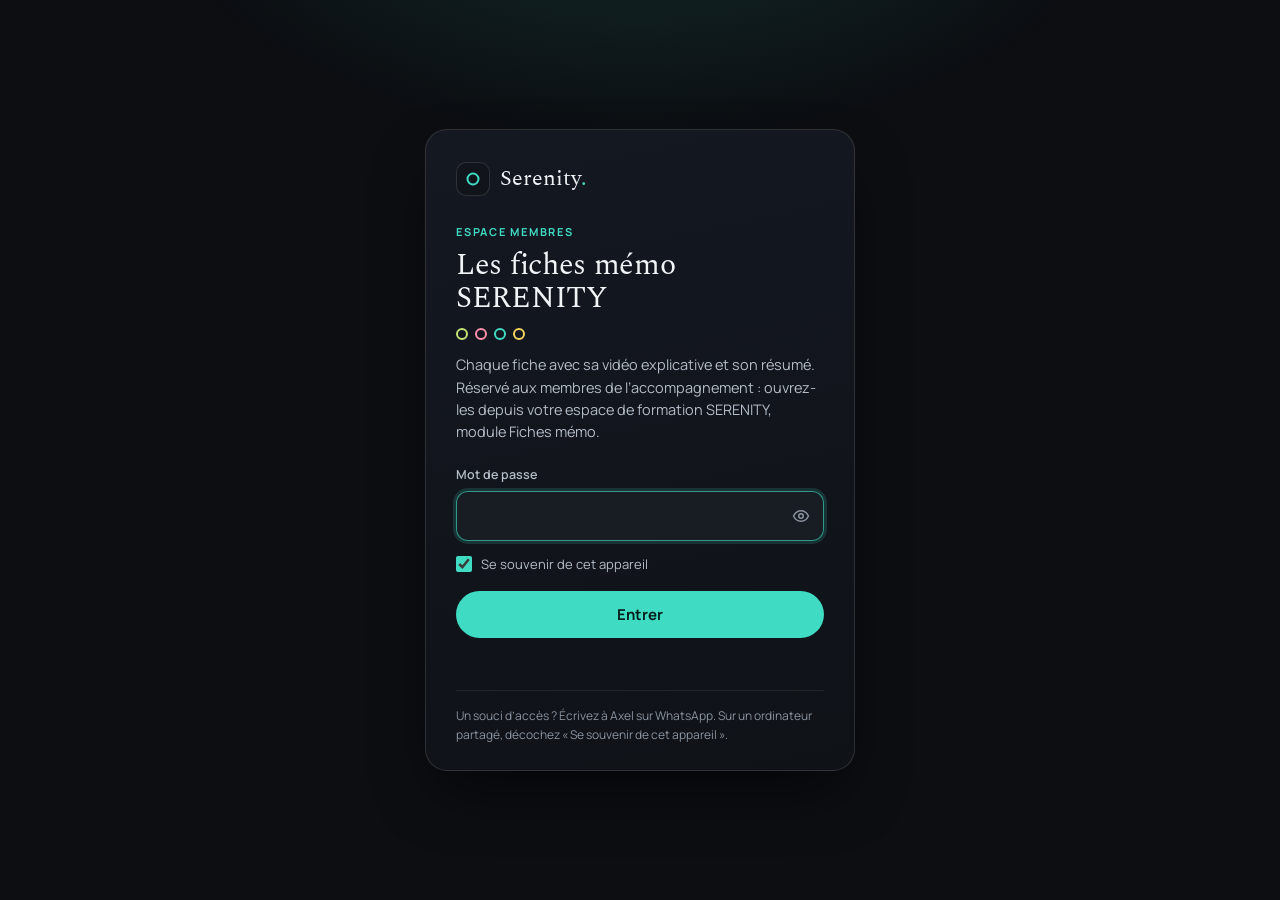
<file: membres/bibliotheque/index.html>
<!DOCTYPE html>
<html lang="fr">
<head>
<meta charset="utf-8">
<meta name="viewport" content="width=device-width, initial-scale=1, viewport-fit=cover">
<meta name="robots" content="noindex, nofollow">
<meta name="referrer" content="no-referrer">
<title>Espace membres SERENITY</title>
<link rel="preconnect" href="https://fonts.googleapis.com">
<link rel="preconnect" href="https://fonts.gstatic.com" crossorigin>
<link rel="stylesheet" href="https://fonts.googleapis.com/css2?family=Spectral:wght@300;400&family=Manrope:wght@500;600;700&display=swap">
<style>
*{box-sizing:border-box}
html,body{margin:0}
body{background:#0C0E12;color:#F1F4F7;font-family:'Manrope',system-ui,-apple-system,'Segoe UI',sans-serif;-webkit-font-smoothing:antialiased;min-height:100vh;display:grid;place-items:center;padding:24px 16px;color-scheme:dark}
body::before{content:"";position:fixed;inset:0;pointer-events:none;background:radial-gradient(700px 380px at 50% -120px,rgba(63,219,194,.14),transparent 70%)}
.gate{position:relative;width:100%;max-width:430px;background:linear-gradient(168deg,#141821,#0f1217);border:1px solid rgba(255,255,255,.12);border-radius:22px;padding:32px 30px 26px;box-shadow:0 28px 64px -18px rgba(0,0,0,.72)}
.brand{display:flex;align-items:center;gap:10px;margin-bottom:28px}
.mark{width:34px;height:34px;border-radius:10px;border:1px solid rgba(255,255,255,.12);background:#11151b;display:grid;place-items:center}
.word{font-family:'Spectral',Georgia,serif;font-size:22px;line-height:1}
.word i{font-style:normal;color:#3FDBC2}
.eyebrow{font-size:11px;letter-spacing:.16em;text-transform:uppercase;color:#3FDBC2;font-weight:700;margin:0}
h1{font-family:'Spectral',Georgia,serif;font-weight:400;font-size:30px;line-height:1.12;margin:10px 0 12px;letter-spacing:-.01em}
.rings{display:flex;gap:7px;margin:0 0 14px}
.rings span{width:12px;height:12px;border-radius:50%;border:2.5px solid var(--c)}
.lead{color:#B3BCC7;font-size:14.5px;line-height:1.55;margin:0 0 22px}
label.l{display:block;font-size:12.5px;font-weight:600;color:#B3BCC7;margin-bottom:8px}
.field{display:flex;align-items:center;background:#181C23;border:1px solid rgba(255,255,255,.14);border-radius:12px;transition:border-color .2s}
.field:focus-within{border-color:rgba(63,219,194,.65);outline:3px solid rgba(63,219,194,.16)}
.field input{flex:1;min-width:0;background:transparent;border:0;outline:0;color:#F1F4F7;font:inherit;font-size:16px;padding:13px 14px}
.eye{background:transparent;border:0;color:#8A94A0;padding:0 13px;cursor:pointer;height:46px;display:grid;place-items:center}
.eye:hover{color:#F1F4F7}
.remember{display:flex;align-items:center;gap:9px;font-size:13px;color:#B3BCC7;margin:14px 0 18px;cursor:pointer}
.remember input{width:16px;height:16px;accent-color:#3FDBC2;margin:0}
.go{width:100%;border:0;border-radius:999px;padding:13px 18px;background:#3FDBC2;color:#04201C;font:inherit;font-weight:700;font-size:15px;cursor:pointer;transition:background .2s}
.go:hover{background:#5FE9D2}
.go[disabled]{opacity:.7;cursor:progress}
.msg{min-height:20px;margin:12px 0 0;font-size:13px;line-height:1.45;color:#E8A24D}
.foot{margin:20px 0 0;padding-top:16px;border-top:1px solid rgba(255,255,255,.07);font-size:12px;color:#8A94A0;line-height:1.55}
.checking .gate{visibility:hidden}
:focus-visible{outline:2px solid #3FDBC2;outline-offset:2px}
</style>
</head>
<body class="checking">
<main class="gate">
  <div class="brand">
    <span class="mark" aria-hidden="true"><svg width="16" height="16" viewBox="0 0 16 16"><circle cx="8" cy="8" r="5.5" fill="none" stroke="#3FDBC2" stroke-width="2"/></svg></span>
    <span class="word">Serenity<i>.</i></span>
  </div>
  <p class="eyebrow">Espace membres</p>
  <h1>Les fiches mémo SERENITY</h1>
  <div class="rings" aria-hidden="true"><span style="--c:#C5E478"></span><span style="--c:#FF8FAB"></span><span style="--c:#3FDBC2"></span><span style="--c:#F4D35E"></span></div>
  <p class="lead">Chaque fiche avec sa vidéo explicative et son résumé. Réservé aux membres de l’accompagnement : ouvrez-les depuis votre espace de formation SERENITY, module Fiches mémo.</p>
  <form id="f" autocomplete="on">
    <label class="l" for="pw">Mot de passe</label>
    <div class="field">
      <input id="pw" name="password" type="password" autocomplete="current-password" autocapitalize="none" autocorrect="off" spellcheck="false" required>
      <button class="eye" type="button" id="eye" aria-label="Afficher le mot de passe" aria-pressed="false">
        <svg viewBox="0 0 24 24" width="18" height="18" fill="none" stroke="currentColor" stroke-width="2" stroke-linecap="round" stroke-linejoin="round" aria-hidden="true"><path d="M2 12s3.5-7 10-7 10 7 10 7-3.5 7-10 7S2 12 2 12z"/><circle cx="12" cy="12" r="3"/></svg>
      </button>
    </div>
    <label class="remember"><input type="checkbox" id="rm" checked> Se souvenir de cet appareil</label>
    <button class="go" type="submit" id="go">Entrer</button>
    <p class="msg" id="msg" role="alert"></p>
  </form>
  <p class="foot">Un souci d’accès ? Écrivez à Axel sur WhatsApp. Sur un ordinateur partagé, décochez « Se souvenir de cet appareil ».</p>
</main>
<noscript><p style="position:fixed;bottom:16px;left:0;right:0;text-align:center;color:#E8A24D">JavaScript est nécessaire pour ouvrir l’espace membres.</p></noscript>
<script>
(function(){
  'use strict';
  var P = {"v":1,"iter":600000,"sel":"5DaAMk8aO4uCCkvEJFA7iA==","iv":"s3egxPfgCiDMe5AgJRyvDg==","ct":"Ss4Uaeax/M40OXxwND7NkjCeYZrwCS8HgX5cKUjTFIstAcGtoXIxhD+pBN6+5EwhkzRuPrnQSnC0Y2YqeEhMignfRVkjuITo3GXyl/5fsgmiVYDyubGVLeyr1/GSrjRyh75S2NaF5n8BbM91aFihVgIfJulf/IE1rreFxpF1XENLT1qfYQ5U7kczD0eWmXviiNqj1M9cGIguCZgmYPO5r16rumNacesEC/3ffz7E1Fz9RBUBwm959ofw3lv6u3oXpbRljpV9YO6Lc/d3gbz9VNMKk0vHuMQWgfLwYCI4DaWlUEQJ0GRTVAZJyyK+BzJ5YGcaikEJ+xddvjlNm7j54z1KZu7zhlV4e2wjHVuin4kL/c4c54rcdQhgRV8Qr4fnkzObeI+c4/t61bRHXulE8EYeTvGY4foZeuN25yaM6Z1KBkagJqjrMgegccvWKQCBmo/lrLU297Dk56tOL9iMTG2QYZHCpNm4M235m3GRQEJYfdvKFaUw7L4PV3sBhcp/2wZAKAfBCbBvPRT/UmCAEAadk6MwmUB270HbFvZwO0Ui4qvwJ+0vbptPMs5WnGNRaUmgAgUFNdRkrUnmoLqhXZSAdhqxf2tVEdA2OR21lOke1ZerEpvpd85VUlf1M0YM+dUkcsq4XBmAmW+y5IqZGABZe7XwJ/zXjQOCrb8qCGxe6vOkzCLtyRWTYOZpXrDBHdd03S/PZxc7DQxKiBhMIQ9ifseIhweLNt6FJkq9LdtgSZoMuJ1JWSuJEaBWkr+BxyorINBQwIk9AWOh4ew7I62xsHpqbVR5JFXFaN2UjKCZV477IRiC0y48QDQeNzDBUGVAd5ecF2mqrdy92ooWwDpVSSYXryL+gBqs8tIt+W2vYWBKlhMdq3EjT/sXoYD4s43eUZ5vRv+heLHwNqYvSX8MTXDZ7PC86YrimiY0Yx9dvDu/FATXZ3X2btzXwZjDX6czqbSL2W8cHXcpqG0HhsRsB2mGYXfGKruX0W62c98I8jOjPHpYgiYxs4ezgb9EMjjq1UlVR7zQxdwf1+3BmWhy3eCTktyC0y7Dcyl77P/XuHGkfVP3mgNo1BYkOdoMqdbVhOEikMaf/GPPkRV4BsaMgRnBAyeV0A1li3c+cR9K3KACX3ZbFXRRg31ZaPYt7WjIN8dSleCvPMXNp1t0qOVdcl1mbT5TWUGljzYDDv4+pGFeEPWqgw+zsQZ8n8vQuxG988gXIKmzGWTdN2yH/OxfDFKxhlRoXqxG0Qm9Yc98d2qrp+RATFGxQXds8zqhzp0+a0vNh/[base64]/aO8nOr4/DuXMece//pW1/P/[base64]/hWDqvaNiSBy96BPLE8jsKT5vNdSNANBP8OPfdqQ8pUmNkSkhNwlIxY28advd01gx+YoHH2Qx9CjrV3iZ0FTqkZOugPnHbNsg+RAUp/5zG/+Q36ojuL2PHdPVnwwRa71ucEhtr3tE3fPFpHZNSy+U7ZtnxSuPHR5yLU4CfkvHL802iQ/P3PUW8GVAeUQlRS3XYFN/9E+hZcwX9fly5363eGTMsWVbDfuZ/LXlGNawhcIRc1DCU0bX20+3wdrL/vpyqAjFfhjaFJC+iqF98Cj2IvpZR1fwGBW7AVAqKFunBrra9m8d0AZVBoEpn2vwHM4fWuhSgCx27EHQ/VNh266W4pMRjNw23uShJEinAe1z8zRBjBRQUNbaXWqZ9Zu8+QpARs/pCtpKJz65771FYckN8h0J1Ciz27L7T+JdEVmdmUAw5DlwIMgA6+rOz86xVHBgcXih9ZaB+kxQZkg1tz+6Y58Q3z5njTkbejmnWuVXno4ktP0re45GvPFZwce2ekrwOKM5Nlp7EZs5Gpg4auiCxVHj4LRiJI5jSGIHGMdqEzJSBdCMePaHLZbr3CqoHd2NrdAPF/Xc1H3Hq0LWxytDZszAH0Wb3UJrs9iXSgC+4YnWCWa0CTA/VJYQ2c7TezGwoakHETnPBtOzaOBV1jj/QX7J8w1OXDd7DsP6mbgLXN8cUWu1abNzNo6+FMaiRqbmeKLx4elfJgLntehnKCzeeLPJEYx3h5LMUto/n6l1DsDZAvwL7EPKDyF+5x324eYKYmRDhDsPt3gOHLDpgMpAJjO09UdwW7ew2GEhHxURP/LR2hgRQwNErwTI7I8XP/DRhFic5YFQnUnZQmVp8vnfRJmNigTQyz6o7oWtLLc2zfqv5OKrMQNHMKQaJnu87EbidCUIhZO4NQYmR8VeYeFf8irdTL40ZhWym/fEKDXXf0wFC9YXsnRwUWDAjqt82BfXn/Ilrb8lJ3fuasN0HlSDCkK53xxyTpoLfYuTxjyujv0LA4CsVu3BygA4Heb/AmGhqFmqbJmEy+u6zGjrqijmF0oZtFMgg1RCXyXeU9wGBVJ6LJ6k1ylK/zNmztUMHGGswF402bjEaYVtvL3dK8Td9srWllS8KZ0lqvK9mIXvGwDL/4h6bXKpyEBHvP+ycV0eE2JFuhqBMFTUDflHV2AH5SVtKF48+p/[base64]/425QU8N38eygC9yoNxzL3rPtrpJEzsgFhqQo5aIXZ+jhtQA1SO0gYi4JqQeE481+gfoWLP0z1eunqbKkcKNmyIlBf5p7IFqmPrYJHw3kMoV3fRTTze4oT2aEzaUQNAvCzlMkObpiJAs/WNtxRgwrXF0vKojJzB44iy0fOEpyYYwWhrQMXs+TBLAPd8KZabFcwSsLnpZgOmhDr7oJj8pqZtJayTFxXhRJCusHkht01qsx1MF9cVDccq/FZ6hmSBX1t7f9e1TB9P02Ec+dbPJ4fs4WPwFDUkLLBhcTPNV/Y/YMW2uZCQRRxONUr1M1ybiiZQDoGpom2NDmKyeJEeLdDaLtHwZePe3hXU8mIHDSodXfVKANEAx8jwWPWTrutwsEiqqfTg5AGvh6+Cq+pVfh//qhXE7f0RRkhx+tQIEVFFgGPXd1KEQ2t8ZJKO41HUuV/4NqA77SiRTce3ldqHYYK+CRF4Wzx3wVs4yVe8l0T0VlwRzM+OA+F+UW8ngXrNwE/TxGHTu9Je3ZN+VKVxhUowSBSIJT5r2Z0KaY/y0VYydEcIe07X+hxK39P+Dzx5G8fHawR0pApFHh9GkqOTAuDs4ewaI/ogpicHpXfjgg38WBi2tii6lZr/P00uIXb1UxpafxWcje8SuPCWl3JVRRo21Vton3EcMxRG39ZyVju2iMCHsm157bqsiaijgTcDZVvQq67UP7uncB/HQQ8IAZNgxiwzEu1dKn7Bt8plH4IQWDjfLMz85nya4v9anKAFp7JVrrvEU9ENRbiaq4elZDq8JJBRRE+NuwrWn/Dps9dcHyoe62yuzY79kswCBaoxfGIcbLLWTK0LbQ3cg/km0CqQRrReRCB1+0nuHif0zt2wXe6QisG5cfchhriDFR3/CVNnirJnMBJ+IJfHl+T+UUrYiOD5I2NVOuxZDRHwCVdCZ3nrR5ZgIzHEvnnj/lUGxZ0uOW9F31MMwjTt/Qq6k3MrqLWPnyUNOh9JQRDLGNJEErG1J0sLhk2d2duEKpv/[base64]/LUlihL7INLGcmCn+G8L9oi52AEKY7bl8whdiFhs1kHDAlrEcWa5e9H2aIAPvuS8/7WBx8xcxOc7aZBzdyv0LGzW0c0yoouXTLZOqg9B/nL+UWiylLuuLWqXO+5KRlffEcgyZ+q4NzdSz+FleHe7CLkp9mTey9Kq8qLK2v83ZHIIT4RhEDxWNkMZWl/8tL0GazjKmRz61FcJhrhA5P9FTa64QDueTy6yXgPaIrmQBLMW8IpaV8BBQv+1heVNGXeYDCUC6I2al9/BAVjsWdwkW2CV8+OAPtcH9EJ7Qm2Y4ZAmqRtClALIO7mIhWcvDvznvOBNRkRQ5jWp0OIrSKZ0yFkVYTRKy6/owKCAfV/UFIMdOIh1NQmlYI0pLiJMbxXKraaPnAHt2q0Wr8wNKjppJCS7TlMBrv0TGVOGvi1Nxp8O4lcrbP6pBTRAte8VlyP76wmJY/oByIItceGZuh5fZbU4pHCFbnYBIX7z+3OlFbo/BQ+HWp9RinMWHDQY1hJL4ssBf0xA3KJCqZmSVbJMzKP5rl/V1WRVZZxLphBdU5wzs9sAVqJRBMCuz3KgDhPqDyiT/VCx1YaMLmrqzEQvqMa93Uv9wrJbIq799/CB0fo4/1VLqwkhqtYfBr5cOE/bnoVdokISA57AOIqPikUGc0u03Q24414aPAjt2+EYfGgmzjMcVHNYStEK+Ji1aSsO2/aqxWGn1KIkk0NpCxXC+/UncgV6GrYGfstvpCxaairK761zrnpf6TVjRZvNxJsg6ridbfR7ReGl12C+1FC/4BOoSzXiiibKfXcyM4XeMtc4NQWXT7yUnqGW3hrjYyMcSkd4H63E2FOO35LUB4naEN6PfNAc2ec47rpIjE+xAnnccTH/1WmHQg2NYC5ap7Tv4IQruEtYNyVnv3tkBvl+qAoU56JC8Zshcxo/LB8yv9EBkIhlF3UxhFVcvmtSjFVb9Hgy9PfUMt4rOC15ZdcdkEnfy7Tz6Bek5w9aAfEoeOyHa4mA2c5QVapFwbX5qbtZ1fDXQ8v/9XPrSrV/T2/+Xuz0IO1cc86jpC6QQMNI8xe4+rpWguBH9g/ZamIKLDKH2jB5NUnXKG21wMljXhtmI07EoHtm2ambMOEYAKpSOGlBuZXK13EhyBG70TgoZYD3r/UB+c23y595gw5bG90wJ1uJLTtkS6WMKqwGCpsLKxlHc2YiCRNdVRPHw3Apq3W27R2Al07GRDqIIjE/JUXjRJhyUBti62swae7O2zbiuhd2n7J1SFJwS5vzE/2n31vUR5al+1ttUwEQu7qryVf2j9wb735vUyObqUEgkuRFz8UyZPzsyzBTOYnBa1brIyASkEgMe/PBqBRZmmcbSNgV9FCcFaWdMSN6pDhLFxlOD8pP3AYnDjBFkLgRHAielly4DtL9H17q4QamZSBkUJdofjrm5cp82Jbu7jjr9JxxtxQxZUWBeKo7Ev52v+ZNz5cJ5PzATTQkb8Y/mnMmq7mIMZx9l+eDmth2HLt9vpKYF0efro7A9agIziw9H/6L/QmU9ohRFQEjfopI2r4S19bBV1sdKE/8rluIziAOb6KFF7tqHS9YNc9AqZliAFPMyTvJStY72QmraOYZSc2vEhmYBgsP3Pv9Lg2+LkFFXV35wCx+EIYU+041bWVAr4RG7fiOxfvMic88zbtETFMg3AP/EeNCMcg5m2cThv2qh2xF13TMvv4Lwc4ndoO7/q9etE8Tz1qeBov3l4aIOTp4P93fEUoHMAwOF4lfjlrhdTqS4W0sIWYwCmMfUi4EYHWh1ApMRTQtrwcj0tOW5gdUGrMZw4CM4Kk0JrQ7FPojxxzNtWLSSK6S0al7MzusiwbD3/d5torFqNI6ktop3QxDYvVYV8CbBHxmHfZLCSTMADQ7yBV545AkSDDlLcOE/ZGCf012YkqNijVLIfnB1BdwlIisyojki23koXTwCAJEqK9R91wJI4O9TgPE/MTVTLfeWeLHZYHAvqR1Hw9lqzr9uaFeaiAsrgYu9wifgEksve8X8qC+Xqu6Y8fF4LrWgSJOjpO76DgYvvhhTYYrUqXqlZ9q/F5dtGE0GalsKyN3zapLCWoRi6m2tUIpfOpJw1vv9pc8zid9x3pgteg4IiWXz8oY6yRhfztvC+PJxZn5fYSgAyVFoqnJ/JpalYiIBTLZsfBcpuW0ykg03sEyG93cRCcH7dM4q74k3uC4CcdRWZrq1X9NgmMKvQl0iG6aDrpvb+TGlMKlX7CzFnbQ6mJTknh076lvqeUk8TjI9f/E5mRKjV8K/9YWkIgkvwXe/GnEUby5eYiz6odhoBoQvZ+zs8wfZp1gtrMgZoOMZ8cHK8glJVzKg4A1676qgkHaLol3Fa3saTUX0qsZwNNGzGtGhbRvsU/Bo9b9R7XK9rWywdNK4x8BPleZ2mlUON72q7fgiUqK/7McS1g/YGwHaNj062peyxSoBS8L379YvaLohAy7nHf4BuyEVtKaLf/1LUwO+Mzdiq/HwDpuO6U07MKq+Q+GAxu98Q5QAuwClBF1cNY3SYZUUtt+SN+FXvWg9UHmm9D3kSHIpZfEmqs1/QXwAJzxlHsSyEcOIFebPY+nvP4dLWcZNcrLC8xqd7aM1Z8FDWQCqo+uf+tImoEFtfy1Z3xBQN5NiH/9l8ndvsfm42iSi2wh/w+jskiMGp0MV/FQ7MK4k//ccJ1MorlKsLoe6Q42EsUNIRgRUuFKmpwSWAFayiUv0PyCQE8XoA5ehvYPI4pUS0xNiX/hWkyHZgrecBPoGM/2zLRtppYYNpsGlu4R07qcwJGHlyEoa7h7ZlJgA0ECNJXd8MwsCIjpA1IVxBzE0zI1guKphbqIsG5vKeC8HK8wdXhqbsckB4fH/aqbk3re65iX1LEnfcaBpfSUjHHGz+UGue+u8fe6l9sk41Wxk653CuH8+6uc/R8KE1U6dtYad3tgD+Ncr0KYasmygnDGUYPQ6LPwXYdJoxqV+XmbuOkudFELu9LuvM+kGDcKo0J/NXZoToh8uczbAHspZU44aem77AE1lk50kjJYnD8PCbKEXDxEOFylx+oPBNGN5e6zoEoA9dfIT3/p/qDIzmVfDDST95i8fJZS7X4rm5tgNHoXi/Qq9mvfSzPQ9x8v4JMVIeOhJIm4kCIGYAynhp3/ZqAJ2aC3fpEmYJ3JtB7N0NVGzlN9lFiI7h22USzUHQWLYlBI89a8qU3gCUYugGP6sOvmiPHAhbKuapdmFd5FEor3+lK/v+sFtBVrHpS6vccDMfF0QxFAsDUR98yh1olJM+qxxuU/jp3ITsaPEXWKqtogw+vYzKEJ8HVwnPgC1gmQTB9/Z9pGZS0dcwRSI+0bJY7P8s/7TkjUJbtbL4OSg3HqIsdvsr3yCNIMG9SqT4MHTiDDl0NhHDeConAB7TOWxBK09UyIdN9rPrrYdARv1jJxwp1I78v3xRIkLjR+pzAmL83mMfKZ6AQ+S8Etl00eytUKlxkyB0EfaHaOJcwt+lZq27FtHBh5yZgCvvgEV33/q6VVieIRBU22H1Ofe9z8kadIl/RXVYPCk/93w5B0wcCbdWsiPs46ptqku94Wxwh7asN5dbk15+KTMi1/Yp9XrfqOLGt3EkYnf8Ty1cB9hJMo29FIMDtreVwm5OqGqK+nQ8DyW0KGA0A6Vw7G6HMOGRVncSWV35NsEhnprEd35Fwkj7f/2a4CRxtiHCsn5l++qYc9QErT5TE1K3AZTcFdY2KVpD4/ZFlzQ4NEzOym3wADfykDLj/VmXvJHUgVuW3z2rz7eBKIY7dOQRqCagWJCAHCUc5Tuojmsl3XOKDYp3wsik+4Bsu9MyTARm8FDeUtqzbQ8DKUWKwJLmyoMK/+TAmb/[base64]/TUDTb58u5Jatxy/eT23/ZML/jVTs8X442gtbfqFltVKIOCFxUhxHwLpvjUuL8Z27jmqoKjbwiEqF5We/DIFbsMCX83aXCjXOUJsfDxBQ10EcyfxdxeVcJG9AahFwuObX8uIGJXapkYBtzJR4FBTjpa7aClmnMJg+Nl4v4kD9qGwp6sjaKb8t5bVr/+KtK5jyAP8AhDq2EPjmKAfOelFZvd3LA4nEMW1dUm/U+anbPUHuRZoD3ObWdfWJtApp6J9sYmVvnUL9VVH0fzL9NeSWuZlWeY7GIRcQsDxv78k99c8IiDsUeeNao4NnH/IL72a7/9oHRmIgR3bEMpCchL7hoXRM/DmZtg21Pfzmm0Hm4unNXNoU9T079/XbkSml7JxVK112T92hwLg6rd5MSK2Ss8xYpQDtzoYPTMC2w9zyYBQh0uFXKGpGAbIcJyv7SL+e1YxWqOzdOuABkR3e4WBi7wIKHcI1319YH7uqWVsbIUue28ZLgaRibeI/eNiOfzN0XQxo1ilTZWl8Sqw9Jt/vr+v9WFwcOBXls3NBDmLa5HQa8CJdNfbt0VtgezLZ3nDwoA2MoPDTpIpzUe4ra0EjKYBUhWZniLNCaWczRmmiVHvLNZAoHOGQRjhX5FfGUDqp87F49ORUoTje0EJdLBA4U25VR6EmLOVKF4JImqlpADC4HrHN4uUazPH7Jj+n/OISgYDAdVy6lE4oKN8kvO2yh71mGP/x774f0lScW2u+CBDvbOOLYPDg9jLn/wmufSxLzZDqSqUIlM58x9kUgey+MaC6bDkhfzFnix2ttkbXD2PY+L62GAxi1akxbnhNzl0oAgBwb+SZme9MjU5WgtyMlS4MfnW4/Po64IwHFkAYB6RH6uAqdEaq3SVgRKpIXDtyBl7P5Ax+H7831QJV/vIv87G/eMGPa9Udt5io1pKuWDPxoJbutD1Tu4wRhoOV5RZawKB2xkLzAC9+wwAeC+xOZDXaLcWkczKDfqx5Ltal5CtkyYm+wY5cCaUUUkOVvEVjYsicfyVkWo4MQpupl/[base64]/l406gOzYDOuqDEeewZrMcp8yP7pSPWJmdyEIl5GfCdjmyexuKJkd+P/U5Q2vr1dMGfKF2HdKPd5HcPSJChmoUbX5atAgijaK5YEwRMqFJ1NJQ4Pw/Fe+Jx/hbXe3eJ7ofTp2ifNU+nJTh0M7INyW3t4Axl1c/H+Cbil1zbLj1M8vq3hpS/4+k/jw+AjNuxaKECat4hko2+vPYMMwnRkJwjsBWT+qv63tXN6G+t6uPas1LbY98nnayHrP6cB7SZI39/Q4S1E+MnrpXmRxrIlIsOEb/jnmyf57BLZhRhp3mNNva/QEV56BWfvIg5/mPM9zh3WbW+cYTlR8Rp2Kf3YDMT1FZdxYrsF6e87pXGo49+hLd5rZl/+F87KAig5OuOLfLpBlmOQe9MJryje6N0UQ5S51IBsjoLc37M+FELNX8jpnIevdCaKzr3lCOxj/vSgTJMaxQZARMhegYjWbZukUbonZnYp35BccBY9CCTw4JnEtRWoUb16XrLxVGK9qkR95G/[base64]/goZvWDfi2vpjZDzxY2HSVqDoVOO9dNuHsZHximmcxecB4YMIp1hTWSOm4jYYEQvxZzESvMt2JChIhBKblKbVb/oxi67WNBXxWeECHs6KIp1GgDRkq94GCaGTuMXyVC1JYTw9dyqwQ5iQQCIXZ3IC2tRdSleOot2xDyHAsaYb4eNeXdXWM2F9J5af/EXQClr36VcnlUlRX6EVhzmF/O5QBNaqobIsa24NEwBNIEi8+RyNhSMaYDI21pbEKh8DRg3F9i/3HEC7QZ+rGJOzDo4MEz7BxprkgDj9SkpTQb01rFA/qBneAVWkvHUJihr1KR8rgy4UZa0363w7/LbBPFpyPPx8irhCUANiUth+9huo4AYAa2bsfHmcUgeNn8QbzdXHYO01WJgxsPILAi3D00ynX8Vm9YXNuwtiOvdlen9nl/Lq37rjcznl75kWS+LyYli0ifQuDYHNHwSH8shsa6rDvEMHPwXp9sL6zA1usN3yJOQDThiVUzxEoGgL9zf400aQuPedIDWbvwWY6W0Pc7v4t3ViYV/nPagRun6l7bW33Z6vMoN3RsmRG+bf4Icee+XzvTkHuL+mTQAGUCWooTDnFcrmqZzg/nyI6UGASH4HWDIbWHR14nlfqPlxVjN5m5a/rd1ui77+vNLuJLpybZT8Tdm2YCPVJcwr4itTWJqeO+Af+P0DdmgqhLVoaf3VTt4TKW6AAAM27Il079L+JFZZHF0glPQei1hTUjpnhr5EIMNkVjqnOCRaQ7NyFOtRAZ8wMeWIQ4OnpexIGcUhDfwqnzczfc31CwzdEmwAQ3lyhUajT4Sq7M/XaSqTDxjNWMz95HJg9deK1D8kkjuT5HVSiDG0MBbHdcdWzfoULi6roSczG1l3qdedsgv9v6EAbL2o6JjP3MmciFEs7JZyPBcRQaamqrg2T7iykGogjxK7o/Yl8M390/kPsoAkSF6duUxpcH+VIW8DE3ooXU58pNimhvswU97PWxZr900xSN8dl1x3zac1h6QCYE4Yq2Tfpys21XuJiX/E2ISb5e7mcKCg+w0FYBAgQWzFAz2uL0hPN7V8A3uL82CRIIBN4KH+d6lq//+4jadbsvzEh6bOQerXvO55YlqbzdePLSVois2jsBA4TTi2o0+qYOAP66R+xWM/etEMca/Re7a2fy2vl/OCIm2qj4Esc3OcoEdm2rnUNKDpGqj9+QwSo9ilKvvW6oLVLsFMjR3+OxiPk/kdq398iK00d6I1ix8Cj1lwREhDMgNn5UUgzxJKXnnM21tW/ABWqqwdIIEmeCp284LCBTtXQWcB/kPlszXhLJH57Kyt+AcTliu+mnBtCdkW+lH70KvK98Ccc4yzMVNdmR2M0GhEDDqVBA9th79Qgxlim3xGhomYIw75zL56d0tTz7AwkThpy/q4VLB1TyGKuSL0LkPCwrza2w9rFK4aUUXJuf9OF+T9nS77PZa/YspXqO4g8i8Kw8RowK36l7kQn2Hiyw0gIf+mKGi+fV4WpjPgJ7ss4AKaNnxAq6NgK1CgLWGPIsrPuKXkWDCFxsX/WBANIFHawbcAyMHur6y4P901PsPp7HzDWMJ1rDVn8flbm37e/4HyP4e+nQSYhBIDkf96a1hIZ52qn3tKMmEEAkaWjFXPwoSwK85TeLAlupipI3F3H8Q2LSCuTTlnU1E5vHdVQZAaOXBKBBVBZxSAAu4Id/f7K7PxYY//[base64]/X42jXoEfxSNakXXi3MuqiAlbuApRrgavXIG+t6GTAGRhVwrdHqwPjF9Czv4CxuvLYxJ9wod7lpSyh6GZ5EQNxOMNKmXc6Ye1AKvJTEvmURlq2ezUZ7U/TgOeaBeR4jN/qjjjpt16N+vc/k9/K+V4huZ0owD47O1QU+Qw1+PVB9AAuJIHl+lFqBD/EBw8PdRu9mNYkzVNZEga39R3l1Q0tb3kCYz2G77JtNiPcvQPxN4n0SR/HBMlGKGQnOZE8XWW8L3GG9lgvX10dRs+nr4ruoLTXXov4rMGJmUw+tNmtfVadbFP91DYiG/6S6usrs/[base64]/[base64]/W3w9zqdMIMV3WG56G4TT7GK4GbPzOKzrB0oDTSUfp1AdBAyZxuosAok1Y8/MPywTQEEewfWJELHw9l9BPxceTzcRP5uk9D/ujeI53mQxLYqpQgmbOVt0QMgI+WZOJ20FyYWs1Fbss0rAAwTU1Lkv97vUwQTw0PtSYcs1LppRul55W9DlWLdZZufdjq7zIex1leJZmsK8sdz41zQPYU+7TX7Ctj1YwIm4oOZ0PpHZen7ha9dtcOsMfOK/6nY1US50nRZwZMTPV3u07qNFXsv8HPB42b6PfXyYw2j2jraARY0KkfDEYs5Z3Jl/ShELFLsinUlXEhNuBuBK56PrpM4F0V/8oWwciu2/NajFo8G3R9fLmt96lIc/Nk3yrMJxhftGZnTl06rwhehYsIzPaj7iQRQHwSRPl6xTvB+kPv5x/tIN5yukKzdVZiPN0CgQ2mCzgLZLV4ob+VSCl1ruGIRKBNi02X06hmRDbfRcdpkI6/EUwlik6E4LUcX+g0HAq7oIASAK9h/iEiT9gUYhRcQmvmGrvY3oCh/WdnTBk4DhzhXh1f9n7jx30ZVol3VnFcDDpbgaf1SOcTUbCqHT2H/Z2MZHKZWDaVDjSpwTANujVccS37eNo+PA5ASca/PuMTq+i9pYCFzhOjAz1CHcdoxAyKutZIIUQMadlv/3hhMBEBzMVaMll7fwnF3geUodRQJJjMHbi+/R7WOqQZ+h//H2ZJBnSdGFD3YQqqogGb5xrE320LkmRBXI3uR1Lab+/II25Tdi5CbmCvuJcCLv1hOLcN0zajKtKzGn2GYPP3JWvtUBLZtWcXwz1F3d3ekccJu9tYHtXDYk39S2RzkKZ52EZav6pMC3KggJh40iZEg86TeqqQLsLTIyWLGSw4hUFOzU56XGnyCqFbXHLP6O0mhlmQwpbkPy4EF5gh9oxek34xOjNjYdT/+uG7PRpEPioM2ZnTwnep21meIXR9QkwXXTZ+a9Br8SCdpGzgT+iAxhOkYPu70Oqc8OaJqhayiJ/s/zvRIR1yePHv5XPWAwdQpBHuRA/ow90LX5lY4d4FdXuutniRvjJV0Vtkc+7+LFUpzMGluaJFhjhyMDBe+DtiMLCgx58nmZDGHjLLgDwT+/qUKOXHG3+exWF3ykfxD5/ZKvrQvCTJr9pS6HzuAKSmI1a597JXsTTB+qhYKJb/Ld62I6oXUqkhBGLVr+2CL6ao25azPfBiaCEuxQTaeEoB+TzS4jkS9JQ3MmehIizanS5hiqBvyK+EsxBDQq5/naClTiQrrozqdZ1cWxxkIZ3odNPpCOzJZhe74SH0ibryeUSj36gIFwPM5Fbn8wwUjCVAYgClKGa2BIcWCG8CfGEib+8gKM6DQprX8KjZw/TqsiniLa4hVo0SvDzYh2bQpjHrBYGxqmDHpPjAcwgvNl+REBv26hVz2KltwCR1JWe90ojrnQXKlPmpXdpL4E+UWhCcMU/rIq2HgN34yL/moiyfQtUiLM7t8/Tpm7CW5YEFkDDtzpbl3Nff3Q817CzMZHKkisKdvjkp9/P6SFJROUvOR2B1NHJD7Efafw1DggM59yNwiUYTfPdTa6ueUMFRGC1BWeX9ySoZPe/mAh2D4cJ9WQpXVtrkyB8OXN96L3YeZkqOxsFGCLjBV32oeWR1YlrCCDUtCe0Inqp4Fmh+9hAifCUW7Ci927Cn0y9DDISlkq+chMGGmfzcI8lQo6s8yRE9jjyujEd99ZxWIUpFPHNsUgHC0Dxh+TD9bM3czw6f3iUPTGVR8DLLQLOhqSNO/gib4LsQYCm9lx7YYQXFhp/UNdQLsVntY//2MKJn4UrDya1L/l7ukkdOlfBhGr3gPwbXKCkVvHDjava4XtnK8n/QEgwWn+Rcmku6hBVD7LUA39xMB/kHNI/iSjw13AZjrRXDhuvYtrIebevgYmE1qtARyCme8XnfhFmU0S2YMGnMax9T4Yg418bP1pavlJK95VOpmGilecxCU878gmSaixiCniCYDaXwJQ5xc11IYtqHbNBAob6KjTjoD4x5P75IdwhgBGr4tZGjQXI0X1v/xSRdoxoTlzL+kW23VRr0cKtSq0TNuOaj0wBPbeuKB/[base64]/XlGrFaL3OhPLclP4nfRR8Q+G7kCPiEI54rfFB8n0V3X/YvCGu0K+QGA6xVT4/SEINQj4S7QN2L9EXW6fObbDdm8nyybGUX29+WgmXOEg//vkc6nC65w9+zp1RoB6XGrzcE+raSSlwmDbiI0QO3/[base64]/WrvjgK1G3YZGVWWjHRH5RccT5r/lUSuIiQrZNbTm0ii+NnXeLL/qr7j/[base64]/uLWcQffLE+tQu7rJ7g649TdLH+H7/4gufagqsoVy//glBzHmlbrVCatTaY5R/FRSTaIxQJ7pla6Q1xzowB03akwtdxeBVlWRr42PVf3K7VCGoCEvFDyiZIQGOq36bFwtxk6Y2ggYZGai6tIgEa5Q2lAdRsjguiwrK+3c3gk+Q9j53cJ/[base64]/3fbU+QUOAKJ6ZRj4LV9v1N7/[base64]/UYmx6i1ARA0h6uAfuCN0DOciWyowcaN0Qc9RyzgTIx8JpyToSfs1yKE+UAQEnhZsjpF2j2o45dhMFUlW9fRgjpUEWwDS8O+cCzEW8pSesH/jkXeNpL/HxP6BTw+B4jjhInzqHaTpNfYnS+4g3oSBKz0jvU6VHTrkL6lI3TBPEDeor0Aqa+AmnShla6JrmdnPZZ5QR/3ZfV+8MPZxW3nvwSja3oTwvPyB9OGJbdT5Xi2oudZR8sUoMJbYTaLTkp6DwLYbIrkzygY35oMos/gjoDpPQAXgkR6+Em7DpYYoBnWW0xjWe40TxftqmGwvV2/G+XLKJOB61StKQsVBgmK3WtQ/7JN679REcDxQmqr2ujzUNZG7srL1v88MV35/exTnIXvCypXMGSB+kRXKi4JXOSMotg3hejAupNPKlrSfTPJo4t1aNuxc6z7pLezH2I8/[base64]/JqC/nHFacbfig0FvgF7nfa9cT3quuzZGwRUhIhKdMJaYlL/OvF9h3YRfzIsPhZMTZoZYjRRdoECvO69DhBQ3aSOaU6wr0jzZzvp90DNFBnjIOlcqQfh778ArC4qUDY/japUeknwtTuoYqPSjM8t/DKPPGUFWZzx6rFr1+tjd5piK2eS4Sj5mObFRTBsZhNrd70OxoodPsNUTmbkfIjHFclzTsMXC2e8oFNSZvLgVygyJPrMz7FROzkk7YnZxZsKXXlbnU3lAC0wYdjp9FLXkLPLhYFXYPI7TMDGO3yH2f9o6SCXtZ88V2YSp9uRjzyVSviyG23ZE0ueBfwNQYx8/N9PQ+Ds4kDS0dXrTjg47tRDcdb2DcF8arkwL3STuA0Ap7WFeHHLzI3oPaDNfjKiu5b46ONfHVrG2GFTlFAjfKRBQ/ojywgeKzBpHrNGKsvN2DIYTIkkWG2UB8r/S3OQcs2iPLYDZKGOAbI7qMXJET3eym5Y6dr6U4fH3YFPvW2yVHfqCM4xiOn/s5sKM89ByuqqO1PFrcIu8pDnOI8a68CZk2+GGOFhpsrg9W0FQeKQETkedkAzAB9RDJImK6YbWOpF6gzj2RETgs4pkzB75HAN7xcGUpHhdfJistc6w91o4BIE2mI2Hk1n59EXal9Xw1J+kwHEuTlvBC7NmdN2173PWR/yhFmksuShexdI8udxUb6rNrhFk2mGgYxF9rEOoGBzpLWAS8FBcq7Wa9W8zdF5+Sm1IdCnaoqxchGMq4a3sje0HgWhQzSmR5jyM/Qh9Yc8JITupIXDa0OQlCOMbZQH4i7D7IoiPJ1itbKExD7HKBwEaDHWSSNIVpXfV2QZDbeFhZ/qtsxWErUWsoO+eDRurBzU//[base64]/N0KB7H2yL1mNE2ZwwohywkEQaxkW0kdxry0EdtN+eF6Qy9/w+jApAYiS5EK6uFk92pc4fA0Zctqw0BrkkVowxOpl325VFuTa8xXj/R0K2zohTRgy9p/QrJj5I6MMc60ye5u3lqfA3cOh2L5dgtyWgzEbBqGd4PQdh+6WjBDQuj23PJWC65c5zGKCldzPhopo4mOi6s0hFze+VmRcHl8rujbMcdcjzLj+aV7TyPktMM9Ql6u44sqoWfArX4oub1z2Zfw3mbml3bZjQzwZCSuS4J8y/Y7bh0XU3qdqhzcsKjRoeDINxGpl1eNwegeeRk9kDwSVigMrgnKeu6czEM8MhPTBs2FY05OdxUyBaYy8cGjCZAR47F4d4z2blHrDGkjvYLfai64ozd5/[base64]/Gl1PZ3zsUhFPGXmFRT8aFtqeJ5hx3Echv2rF9MmGnUirL8NXRD6G1tYkAd/0qyTc0F5t4pSh2+HKySm/RkRb24DYtKGESJfKAhb88uAjOHJWJWdISwzLN78LoKPRP2BbF0vj2Mtci7r/[base64]/seftu3+9sHqfc7xRtgqBBV/IAn8Oh2CnrSp5IIOJG0PT5JlYnISEHI/YBd8OEu2gMOnre2wuglpPq3SqvBBH8erUob6sl8Ml2MIJYPrwzNZB6z510mLAhAqK/qiGsYmYlENs2qgUeUMFwr/YSyK1rJRUSIJ/9n+ysyTMseQyaeiM+hyZ9IjWhV5LHlIng/mqWgTCUwgBw+Dn4dtboRWl+gmGPknli44cbZdX6aPOWkFTLOv8A+oPOUajP6rpQ2x5yVbkWpjnyUtZJ9LsrJ2eG5q5jgdQ7eWaQ34cE9Fm8t0aW7LJgwG5cCKatGljgd/zJmicpud/P7YbnDW+nG2x9kSKxD5MbEO5bEg7sivLvZWmq5naIhqf+lC8yKY6LDz1jD++b1UuWQIl/WilpSqp+7h7PWvjoNcGh42Y0yFweh5xsk2zjkxV3TqShnEGc3Km2Jmk/oMm0tSwoQoqXE/pkLouCNPVh9Td2EpUqrAduq1px7bCqrkXgWmIM3d5XiCRcCDsjIImHJtoQD4LXgINYqP9Rptx859E3frLLeLMEutirfNk1XVEO0kQ7fi85g23PSE5FhW3t92evyfbWpnXOyQN8/NzPsrDtIeU9NcFn1yL23P/CYTBU0hZSTANQ2gxATM8kEO2jzyjdXhMamNymOdCQgYbvurMS/1AasRpxiLNH2oxGFvuajzFrhfJNGIUXr9nNvuWRhC1eKJK7V7OI5zvxcg2kb2wQSBhyO2cTGtjHLpVI8mVHdYZzYnHvxlaFCO6i4WxLSKzHWkN++qczVqxTgoQ8x/4/9oec5w6wSaXmeznyHV58m52f8IhfnUovykcQ1+kF5ojf/ZRsgF+WPVFJiTUBA9so16fETlQjU9D1Ev2AjFQGqBvg14BBPdrvINmDEVTC77Or6Q30LmnB6ci7UDylguG+6WDWzu3gRgUVfWbXhnzwQ8OhtUivrYfeQvi8AdabuzYRPu5WB7XH2YFIkV6EtA7McsXf+6Ro+zs0sQtNWa4cs3d4b+/kii1ZAqulvWDbtI2FacgipCOmD3pvl4XaWijGVi+f4ENBtBm2sdg1RhhbnrcR2fT34sz3HylXya105U6MYOgXY9tKc4WHVJMxSQvd2iH5B3pytoYzVlmdTmfM7mHApug7MBM7B7x7lW/9nM0w3Ir8ewG4VweZOG90ZxYfi15QWMm1kJPX8J85TBnzzlCngJ8ARhl1rqCDIYcDILX6x1IimrvSZpMJUmguYpnqiFSe+3YSUVWEiGlL8rbKZq/g1byHv5F8XduMkVtGAtgfsqIfwgFfd2apmeJxBO2G9Dkoa5fFPTRj2lt38buQH36IpKyL0kLXhluZQHj27dvee3KB5HtEsK/0wpD3bUWm5NKznxFUHGYkNKkJr1U5uDdPbJYnNi8uPebBegAjTMNhJx1b1Y/GuTzqf1/gP4vQg4Uk+2ddsgbyAKYMqwqvdGaxgqZIqWtT8jsvOctMMEsTaZnDq6ucZRfFCbrUR90wUfBa2981MuuFPIpE6RtnT449iQexHEUNikWVBxBgutQ3YfFCySWUlGk2VX/55p4m4D2bZkx0lERi87UCtL7fu4T5H53bgfJ8R4CxUsr378q2nkbhaJ9PFqUCq3O+YqMW7b0n9Dm64Jfh30LV6bFBilPsTuYaofk57/3lK2RK5eLTsluQd9QwxaxEB0PPENiJBcXJHZXRdMKWVUc+R81MgriypPwHGlAu77D/tYsR4XtFt+F53eHpi5/KW1rD2Xv08XnfzCqxeTLHJNAB7Sd28E3R+zFflRn3V6Eiyh9kZE4bBDn5W/WM/GFNCcTxUi91J8OhDKEGLLH3oTZs2TgtHASygd5dzgg1953hOxNmoD3SfgQW1feATdijfgXguF4wc0i0GsnDV0wTIIV2RNmzIyWeEJEKdR/3hWp10wQc1ZBaapN+inW+O4dwv/VmYsq8KUXF4O8cPhVm8WMq5Xx7V29IKH33H1QKrvi9IY0UnkaUtReBY4XtWridvuD54yjzakxuKP5gQyXhdeZZ8YbwfabDh+on8ASuOViUq/XVi/[base64]/UMHxbY7HLrEl5/vJAZSJcm3lvNW615Wq5+jJ3PhlafMrDv3A7V1PVDAT+mKOdbCNOnClgIYjNN0MuDsxNzYbxBLiQsLodpu66/ZQoZacoMQpbmnwLaPZjcWj3TqGNgtpOXwTQxzr++Uuf/[base64]/X0/yugdDdK2MIvLpr/YAKliwLL9v6tiGW9RNuQHAZwKzwTBUJCXMwAaaR//daIUclw7E02s2cQjUn9YSHc6dwN96BbMFLd1nnTTnHH6RqpL+G4cNezY1SFlOt7oyvsWViag3tIeZ8Psjoz3mymU2rXJ3FeW0aXZWBi/nrOscRM6z9hnigGQZDNPc0ja3sRhgfVEHo45G7i05FP79L5pS4PcTe6ROjB6KbqwcD+KZ3Cw/O2yjDv11oKDUx4r1mx8+LfVSFXBT9BHyeXQ6McBIMdl5w0Hoh0MrYxsB1keZ/tzXzxL6zNatZET11IUJ5fTObVk3EFQg7QjVYmDbuxa7Sx1k2g2NPaW+Ri1elrlraCEmUf/NFYzacAYuTrHe6R6BVU2X6Htf39UkrX4tPTUOvyC7+hyB/xWraOL4jK2AsMnR/O62oCb4k8Uws2kytlldjYeJha0bPqQrvlM7cEmw5otb5KkVUIgM2pp64GkSk8T6xnsWP52J5nG2tdO0npPas/ungqn7WGBO2IzcITlmeNupgCEltaVCBbB7guEVwjV3c9Eje7o5ZRt6bPAMWNd5+owv26puXiQPErIHPR/lBt4GFD/[base64]/1s4S5sqqmpT5BKoCMyTaI+PrbsCAvyLnzw093+9HCjzTJ5Ek8EcMD0jrFk7KqAvFTW6Wn8sRhD1XLN45y1z6dMc8/PoN999Ab3DJ6AV34EXpvv3xR7kIol7GeUEnhjQBB54XwVVLjM/+OGpd3UNdRWeRIaPaDS2d0lhqLs6eFq5mdIm/[base64]/yVD+ET+LTKuk0Xc5HRqTgmB8ologbaJJzqrps/JFXlqCUCh7WVEDJ0t/r97H9wrWo5X9xRKnsCl3B3Ta6s448AgN9dNYu6kRNFknOAPPVjT5Rvb6TSOEo22gZG9qWY4wFIF9Gh5iSUZI3g06m9HYh2KzrTLU2zkDJrdvAkmk3yKc/L/189I5dkBEjN4xacFi/h+cgM8Zac7PKQCWgx/CBGPcmsgFydk3LXOVUhydzkkkcKA3ql5GRZaOhrzV6S2lS7W7xo3GfVhE+Px5kzoG87+qhsJsKrhqX9WdTMmDIbjc+2BC7K01oxOgGpMvzaGDq9Cic+UmXHChdkCTnSX9EMP33aO5vFMR5kCeGrgchP7/YCaR6lA1/kktPWthHvmsK5ArGVDqB2kYshIB4ijDiP4CarMEinGH3bnm6YEFxGXtRMDEGoFe3uneyo0vIFhLHmRTjtKDqswxXkJGE/bKaF5H6ezec9GnkTte+0RLHe6MzboEqpriHeCX90yXbqHjWfEm5DZmkkBMzq5zBrdu5LVhRwK/7qvf2R/JieyoIVht8gmnyufGiE1ynu3Y4QC9eckVZvFNtuHYrZcwD69WPorW+5W5h6AsXhDTngh+OW+fYyDbcZDIUTzV/L6McHHzHUwRwJPkvJ+002eKzAnj5s/sKO3BIhOKlB9yx5uUqU0WQz8RbThqqMkpmdVN1pfcx31szTTzS2U0Ga/iioV7jIppUPsbcESgVro4o9wSueJDsFG6gFLF/feaX5gmd+JcKCGNxUeE1touaNq4SLKiIyDb6x9D+K2dhULMMnTJvo7jyYdKEN535baWy03UUCiJ8YDZPn5OXzHztwFkO4/UoTjAmefiSq3pw6/FcWerjvSDxJTqmE3L/ecwAQJn2jc78la1JpkvfDAtROhA7NiHeXBnNUPIe6zxCuBme7wm4xKMhy3vY319eVLQgQUNshunhsVgkb99Kuk136NqMm8Vmez5b9SlzPaoKp+sQWiHwK6WiO/y+btGPf7z7lVHn2m6XfgkODCw5XJHxpvz5aMGDju3GJ+EZBQR7wRBT2kQgdZK5jQneDN7/8nAKyHofGzxMEu+EGMZnqnQ4NWG1O/XSYfKhn5oED0utn8gZp+x62wu4tDi8r8eFpnYKd0Tz77nk0HUnvUVmqRpZIMPDjdzXmgmp3+katgUoharrK2wCD5AvJrdK6fuGtvLUyqcvhdww0DgjA/lCKOXz+MyXabFyVdozf9BHVpDsh1c09+1yJKHwBOYWNhHqyzp/Nd+7h9b2AdTxLlWs4VI3abRSqKdZEfCL0T1EL8C8hvpNOfQtKsOKSJban7nwoxUbDnhDaX1f9+Dh3ACzZqA4RfTEIFafpUZEy4D2lsJM4/N6WPEthUzDu/RJag5LGmB53h1GbYuou+6FnEVW1tyD6sxm2G9Gyl/oJuGzl0U5PBMoE4L59U2O0JEbYj75uYGiwGwAQ495l42OaxjSA9hNvjYuyrbbECVPvz4dOidNScQO1V3ecSS6hMwdgHicSDuPRYxi0l7EPLG5tPMBNCjDXpuLGp7QOs/8bevarpeCTYi+0UNEKxfEc8wZh4V2c5JB9yot75VwWqmk/ynJWQmdFVkqLwHjw0OfIrK/LCIz8g5LNLnx6c4O7h3yX40sho8aq3tq6hvu3XJOh8GblsoQPg579S4eJQMk2YWdnRG5FEeu7/egzkn2A42IWLtCAl5h1gCADSNrx2UgKI0TcO3mDxW0JuWL12KJmqc9+62q8fWOurHRinHE+4Inns2iKx1PjjhiQUgcNTXfxjXBiVFyf2rf7rKG0RmznhNJWYSTehN2XHwvg4l3Dcq9MShz1k7i9jm7dfuZa2i8l23+fCKtYcbAXyB8K0V8cYjUgLHSbDg3Y/ra5TBPNyTXkA7rS7VtSr/rWnnbXsLQJiz+e4ShVuwIZfyjE/TkyPOOCthByEOT6V8sb7UyUpu6qCfel0tb1kP5jRRq71kXhR6Cjc3+XTh4p6LXb3NlzmpPbj4/LyQQgBu6NKAotNr674xE/vVPLHc1qslJRMH1qyYvRPmVSI7SEZya6KIAcRAhEsILXlCH/xylkC6uXma27GczYD6ckRZ5vzJAkIA95nZszJ8Ay3wrALxt5TEeKPtXkGpW2kr8OQp/xWoAQVR+ETVdgkmyjN8HS24JtYTcPPy8jIFKmjQTRqT2SpuBTGiqRgb9XORnTQcTUPMzJezJlKIA030PMr5N9LNrKsdCsTnAH6/o1ZSzd2ds8z5UYOeDDgM02yMxIIcCcbK+as/hgnBjKJYoCZoA49cUUzcfP4HFEU0BOwcd0zjug6F+FuVVevorSjye2g86m5HFqtxWhazKUs9uL5OfPRWbb7hDUTQwdz8Zq0GgY9A/wkD9CfH76cQaVLm+LFi9pMxDbAZdT0j05rSWtE3D4g5m67XvCLoRO0d5O7E8mm2z6rEmYYs2zpw2Gg5a3hxF/OjenlWR4osttCM7ustE1j0PAvwvyYdXcaAo5oILvHieAGDT7ZaSadtpmMc4QW2I0O5Om7fuGqkUoO479GFifTNc3AikmmlmjFfzuNwAaPfavXrVGm6g7FafkLLdnOrTtx4/[base64]/p8gZQo0p9a3ZD/LDoi/5wWY7XRiAculF6UCS2ACnWxpcp0YzjXHUXEbara7z8jdoFmRHVGa5MoI9etxeLcRtHKg+UTyY5QSEGsVzwFe+On4vcMBqos4LI94bc28GUnC5J+LX40cw/l3mllug3ONtZ5pLDBGs4s4yWg44Jn61ePyk1vniEb3r0iM3LiizGiOjzF9sNxIezcS+gm2E6OSwC2iSyrozddAlcbgT/LPhJxNBSr2w9A3VtW/KvAG1Q+reD5wQkvkbxfDEEHmlCAbQ6XhXXUZL88ivmxqc5Fisp49QRU9QySiKwEpLv7EZpHrghvqaKNuGkIi9izkFofGeK1U3Xyb2zzT60pXNW9FlzDf/Q3DSeblfdaiU7b5gjSIpgkZ+iNCbj/JHhnp9sJPoQnsf3pfrYALYiF4k0dHpkTW34RVykWHqLBVOzDw5EDW9poZ1CETU2LBWQGOoIjUg19wQ78a8kDlIYC65MgXjjEcdm1Agyv1q/vm/lg/qubVYgSHy06P2+FTaZp4FXHrjcSNZi89NSyYC2TM/FaEMUMmD/hOWko86bASu6+IwVBSgZQb5KqQARJY26W8lxiVz5w1ESU7fTlq224REOmK0IuFJ7ZRkhDv0ewE8jbbem/0pfi8zzWwh/3nNU+xpR2aCTvP2E05f0fk8PJTk+vtM/JGblW1prM9G7LukvxdzsvAS5FuWUqFu7qb4rfxrEBgrCZJXF+6xa45MlB+d55KOf1/AUihxMnwz/1KDNfhImNC7roxoWHqTOutIRQxIWjd6GKldgJeQwewSqZIUl6nUI5/rJp7sFUCDUJ98uWm4hx5CNlSaSc4VXtX2b3PP/FYFKeQmrXZRPPVCcmefysmbYSTYWHfrhBXAYyor+bELz601LeFpM86mtOWiIQnH+3ZY0vR0VSXABnQO0JsJdMGlYA7bjfcd9yWtu2GH64Exwry6pI8ZXtNHYJvT6s3ZBEpJzwFQuY/Xg6wNdc03mg39a/GHSio3oJcsmFev6kJ1vfVzj6qJokww/WeKYej5ea+ABxwv0N7Bs2hAYXl55U5y7kaWwrZgYZn84GxB6t4ChKht2z9KNlVx/oW4vHiXCTc2F3gvwAYEJ6UOoNle+OCZf4/tv0koVriOoc00t2kf1yqxa19yo5MmiVRts6SH9FwhKYqylI5iYIdyC7lylVdT27YQccbkZ1h00/sHLEWZNXRN48GBV1kWAC2o5suyIgUgX+4HHqM85yhKEvqggRsKC8WAztEgEx6qdG9NT99Ab3GEqwiMAj8eh9JabprV4rHeKsx02v9Wj6yxOv/GKGKZmtNvC28XKDZvvLpCmbl7z/GoHmNjq4tx8QajL94+ZIX/ZYK4uvR0XhcP8YWWiz3q49/D8ztY2Za5cKkbh+mxaxoZlOfzZBTrwyhjJEB4on6YiRrrVI4s6phuJygI06vwQXXPXaGK5cE5SsvKHBilPLSDzBmA40/VGQPlJVYE1eXsn6XOQipX29tpHibGNUrnbYDyGRxToJQmbGNJkAz/BA+MX6TqiaBMIw5x5lA28IQa3nh3N4utMry38vVYH3ZikDKEkEky5VtI9Vj4CftlsmTtsXpRy3egnxX2yI5BpgETTeXh6Yv7mxxuVk7hvdiLgzI5htTNvhQKOrOiVivax7qMV78p22OGYE+8dUVgoCRDhj6GR45VQCxwUTjvYgLOuwICeJ3GC6w6OrjpdP9D7/VD5q4p6AulAmANqEJsaZchwDsRxS0o9fccJ5TO/yTiuTn+dUZvgnn3gJ1ktPaGZemIwwDoL4lwQOJ8/Uw7OMk2YYrX5CXRTQNlir3edhh4jbEtcdGnC+okfL6aa/IT9xJDSJssiwzcNCvgJF67jD0sDr82AupACfQD4ZkjbV9kHcNQ7USQnioQMt/MdQNMFRXCgXfzGrReVpjsle+X7V9sEsII5SR0gbWerENPOiuPAl9tuTKiHhLUn/+nHKICjDawbfbXcd8cYe/q36IjoESzsSh64mLjvo7114RZM0CVECrIuuWgdYBw5TPzgHRYSX3+o2wvG8UqsOEHHZf4gsmDESTCZBbotCJl1RhYe+VGlQ1DI3xSgsmKJ7bPsK1ATUdvH2fSMitHsqazKdTBsxxYLjs3gUOsofIPF/CWa0XUYHLvjy5rBkwN4sHBgOUvTdmhEK0RGJvdEAm7o+UcSq8iz4J5m8Smy2Kl3lcbk1JK5Own6EQ5x7YW6HECUYZrh22vTPrFN/Y4ayiZEu9DCojhToJNcxRK0nsz6MVFrNFiABUaJiv9kc/rL3oStdeGDJpWWPzH+hkKdn6hoIVYIOXyvQjsNKn/ViYX89fErvkdVHxDOyn06/UpTn9VZLrpy21gi+RaK3qzUTWZEhJzhTh6GH3GT2gxZiJp6ghgicpxjaRxDD0PzHCs/K+mfAfJ1hrFppeLnlt5iA92vOwfMB4+eNylBy6ZNJlE1eoPO+QJ51ukipV80x1irSKXfNCqgtjTo7I/U/UlQ0KfkhTh66jQkmAF4+18DBH0fC8Ukn32tATALtfDB0NNYyvjiMHyrxYBxubyuN2kPasktCBlo/ete8wufx9ZfPHdKuwhJQxVZidIEVQOKm/eVvYMxtDl8qdyv2DLxX4mgB/U7H+j5vcwwlK4kk3U79ROpKSVrsBnpgE/xEuBbQ3GMeTFDsoHtjMwiLXlVAfNeRpqeWW08jumXgAlKLTG1cE5ahXMsEmFt7Qt5QbTS0YSKpgjj5arycE13pffmcSwZZKTP/OqOZ7Se4lPfrbZDAUmVGEcUV8ALAleNoGtdKLiik3izHPvNSoWfyIw60zCkUzk9dr+5pGbdPhDo0IpPLWvusnTIhx2dyHiDqDBiKU60phw7TV/000CVsdgjA38X7oDcki86xkxmqho3gF1KA4sULEBsw/nN2BwG9uMKbvoVgc6iu67hcI9Jee9rWxtQQciRmz0jiHTwz5+HdFeN5FXrXyUItHxlOOrlSd6aWiGYJ36CoK3Uht/zxMzkZowmRrA8fVD7UE6UcK/[base64]/VdCm/kv6IA/8v9U2+6II/s9kJ56npKN960RRNOHAb6mSeJ94l4YZP3uzfsrne8WbotA1zwsQxF5n9i6EJK86NyZxvPU297q+b9E6dQrcvPA/QbBfBxz432t8KaKBEqjE8y37Xa0BMolyRX4kspvUmHOxCDxGKgbk6idmI6cn2Esl1OUNYjH/U2S/CfkdpnJycI1F3+La3vpc/gqCcLp9pRdMtaw7e22QK53P+BdiB8KynUcfTRS6v71ow4Uk4sE+9/BaqslqrbQrLdL3deun4ptuXZcQkityZG5wYn7k/l43TUGVXn0OxYqYMD+F9P3gKWeEEOnu7/e9Apwkatq+FRfxf8tvNrBis4WhCTEIjz+zgwYbTLbJDtwvSDYg8tdzSYiLSdzjOrt3whfRE1TGqIzT+ct61zMicDwkAIAzx4gLh8wJZWo2URdz/McL0Kyrm3BQh0iKytG+8LonJ7zo+wSTvhF8C/7ZrS9lysGsmRokm6xHJfVi25i/O8lenDvwgDd8Gcivo+F7vgICdzC1lzPx0VYVq2HUXMvAQDxxVMmetr8IW9eSmxFOjDeqbivSTyMMOc52F9AbDQ1843dMNlqhu1o4V8Tbf9da65ho0X/0wCMAXEV0plrhHbgxFlRTLDuUPu4bjx7sizqxWuSPxz3LkHczzGirFH++e8K7BRsj+5/PN39l+AHfyt/8pkzl2jT98Re9r/ITbdewSTNxWmuz3300tvM3xxQPkjOrXS1l2LObxZ8VSsVuld6YKeBBFsRg2hA9Jj/i30ziuSXhZS88El+wUQf+jLLb1weyHm/uRnbqxSq2sIg7g5ydxcszaaZEvQDJGR6PwqH3z+1MCOUBLPlieCzwGE5YzJNsu7iQ63QQ9g8Y0TBbPxxH+WA448UC03cIuhdHw9QFhMxLoscTqAsm5Ycif9EJm7CiKuVcjieoSYWlkBa+vhu6d2UnSPDCZi9X98BZC0mLsskr/tRxyrI8BIo/7AQZow7k6aw2D79sJnQPp4XnCOb0q5OMWSsOgvfkVCexJuNALKi2yTjqfvJy0KY3DXMcpUwnGJ80oWMTO6F38fpvC8umcYlGbC2iu3B/bI+fegOGcxd9L2FRbU0Msi10nyCQoj/dIqRWr0JW0siGW/mQGZe9+lpBrQZdNOM5ebPfdV1W1cGDcExsvKjVS743nrxUJE4ihACiYjR13CnpZ5AcA3r/[base64]/YB7lHGnvKG4u/PIwq7cvp85jsGkq6oBoIVsen22M7uMo3zWO9EOEm05wwZvzHevfH8k+OCjPBns/u4BDoLYREhBvwKZcp3UEYiuhG/jHQ4onVCYEyM1RCrqxPFTlBduoU9EPjICdi56SXmwiFnDn19Bjp5fk4Q2RQNTH6XQ7LjIzSW5AqOvfkvIXmGEgfITnqJPR964Qu5HmFxff3LKu10jXZA53L0wyJkWHQOn3FQ+bKQD14pJClkFn7BhrCpOk10CxoFUXJJoOFq74TQPJdmeizuO3ArfAYacH85/n9nfdwNFYPUcSexMFmplKU1aFWqU3DQ3eJsou6aASIfh5Y7POIWGYB+Mf4Fs+YkBHGTszB02Fd79TyZYS/Mvpi6OzpaSlj1fidaSKHxOg36bOgoeFR+fBX4qS0LfAfu9K+zW83vQJw0rC5jkyzyUej+7KgtubBCRnyDnbcDfPp9/7wFH6tOLix+AoF7lR8jSYjdQ0vtkaFMgPx7FrTXQrkHJHP7envkkj/OAjDtnSigYS3x+ykokBukCrUCMtFmtAXJ/AR2bvkNEcZqNzeQl0Pn0uvgifV7d472j0OrczmVZ9Ja7ZA2EIcQOYlDRo9uJ+WSgutS63Ny9+rjjtVNuFvgBZ+g9WPSi3sjYx3XLy76LWWYCJoGk1agpQ1Sqg6apvn1wQDfol//kc0u3R7gN+xBvR1aMkE36EitSdPEKGmTao/5d82EJWeF9M4qend4mgJB8IRAjphEXJmr9GxCZJK6vcWoQtZKDPYrpO2tiUsOFZfsEOkaMQEV33GkCliw7nUpISiu16U/w6cYOUE+49EXizKhvzohf/aKELCVOqOAsjtAzsHfCBZIU0zZUU6Kc6yGo1NcHb30L59Ochgo22OkBVam0K3htM2NEB3HyIlmUPqEu5kJO1s+p/rzZoP1vUYaVyJjm3aD89dPKy3XIf0B2xFL70DrlsJbdsGjqitxgJAiza2Mva1HCSS90Y4Tk++XgIhVaiaoL1eZonulMe4K7InXbqEQ7xhk1qZ0y+qFkn4Km7xEW4UQfzrbd0Tt3+b1MGrKTJdMWY/Jaijo1fSBOhggQQ0mn7eupbd+ZyHTmWQM7P5C2odginwqw0Rnc5sNAQ18LE4cxte77iIh/EuA46aKFzEuKepe6S+piBw/tSjugn+fjy229XbntOjbwFEmGqHxMVDTqLKWMe2rHTvUmLaf9jkcmscNqqHnsE3rU/ZTHVrAtV5DMcAu4QuBGbkNWgNSEg3TR7++tLZJNX2dszgHh0P+eBvhRwhaxUmdQ980OO3ShKNhT1CAxMzNUjeXDAMfytZVIfW6nCh8qI/Z1kSqUlPaDiC//pc/LEP42mF12Pysp4HFHASeF4XUYTtbS3aTxgRJM/3Upe9iiDNsmj0vrgtyz/bhusECu3hHD+Zq1LNIZ8knLf4Cs7wBFYrCcW3ckKywYj+w0D/4YkEhovv/[base64]/5TEE4XE5j7Bg8uw4sYX3hfojMmnXI7CDQF+njkLGLd80a/mObmfbX+FBJiA1favMB/[base64]/GOPoT0Qf9p5eZGFuv+IfG8MbWM8ROmeVrP0N3/KQqlFNyse1CNNHAnoGyk7riZMR+iXjEVdX+vXJqGyRcfv7SdfIE71y6pk9Ix/lB+Ljs936vEbV7DaZieHmUfhvmWi/d8nzKhAj13qh4VshAaumbUGrljkowgXWNEYt3H84g4p6WXcihza27Swd9DgCRNSZ1vE5UNz6ULGeMf2oOyNcFVWIuLXIxlIsm0LGDXZK/iG3kS1/mk+eemsNVGO4CNCHosHX2HEinkfSZjMcEPhI34FECOJ1JU/lkDF4Lj8xyKlo4byTFQ7n58ShCgsB7asfuYo8cuBKv/lCi7ncTtNCIW/ofmyAbBLCL6qX1xbSRAtzFPPW5EQ1MFWI4y400qdeVRSE7tM6tQAPxXoXp8qlJQ7aOiHw+fZJTq6OzpfigjsL4x6Hr8p7VK23b7J06yMB3+4huNCGHS83QtyTwhV/SYAkYqA6ZZn10mEiHtGh1S/uYx+t99hl5V4tDDY4wH+/xCvY7Z5AmvMUrzUNcp/xpDz97zt8UhR0O5uJV3PJCfibHWinSgwse64O4rhWMmoSGLAp9Q8PGN56911Bbi+8g2vAPj42vpMVZh/rbRTlauXmOGXCrW9mAZksv5fN0BTcpJJdUd9bj/n2qLrkdRm/jy8SQZhxscNmdm1eHADCfNBdTUGB0L87c9IbAZM3N8QT89GKphPMHpA4iw11tZQgnh5AXBcpoIdt2JAR9o1JU7SHN+VsGnrSCfoswglHWFt62e1PSCnRLRk0y4ocXJfi/XZjcTdagGKaMVHdS0dXXjO/GP9rnYUByzJnMMDtvmcg7X8sMm2imYTyCz+qHiw/ywIpEzfK1Dv3IS0gTcMSgCH5D2QzneIpxWem6/W6lz52lx61v4BUTJzrXF7W+2Cfl4e7dREl/DIJKhhnDKdD/e+ESu7/2uq2CmK/24eJn7ohM60xL2871G2Ml3Cgk4PP+eqr+BbhSBG5THFSmPFXWvSGqBgob4hREa2i/eZTWTi52wGfBU5IOEsp+aFX91LE/EwIGaQGBqCmszuTUQ+iWBNVHAN33Lgm5k4o+aHKqIgJbkTCeqN0tdjirLrsSUFZKnUwLa6l9xSvqz28oI7pV9w7SFiSE2Q+1vSamT0/hfZg0vjE1NQG3SvrvfMloQ9IarLdVmf8ywI+/cFpWcgjtfiAPgpE/ouyMZ8yurPN011Hsyg6nW4tP9WA0JncjpAjeFwvPPkDiSZjPYYHG8EvBs/5X6knAX8CuotMqGMlksoksEP0TM1knQfKLhZCp7mcM5BDkUGRTYgcujf6CV0oR5GyUdgLQXl8I3VAhnG+VNJWKS1s3X68nT/z4LEBeur48MRMlaPPmHTP7ANfKoAPpMqzNPLrKEMl8EMii5PQsX1Z3KPRUFvWFWM/eUtzwwXrwQXEL7XzB6W1AUGujiH0ULkDrM7cGIFL5JbDvDq9ZASY1sUiG/M342MV/l21/L0cBkIHA8QfFhf7kez/neZ0GHEeJhYqBo7P45P3hInuBCKNzAtv4NAHcVD+J/[base64]/QmaJcWxhvSZ3AnHta1sVQmYekJA78j3AStnP/nIXiUsx2FKlUBqmrLagtOa4WMmcVM1HJmVy7uJlSLuKtnFju/Lv9H7vZW+X1GvgmDcvYuxIB3suCb8PbfC0AVXgT+oBm7ZLkUrmoXutOdQ1J99omB1Ip6/ZCNJjUEcTBOKXwtXXBkwpbR2/g2pr1eOnkkLfc3jtmVAGJEosGWwbqmD1d+XlsFzA995/NuEqHu9eiRorbBxi+zGe9IvVazRHjqgl1eURkX2hmxJZ+ttUQRsocW+eWZ6lKJwn9itWv/Efkq66rOk7pNCOANo61YoRaF/yFy+zJ65GvS78KVo2+0ll0XgeQNInA6bsx0RLQ2huMovLJiDEfMa1KUlJ2/7TS7iVf3InoB59ZplbLZGZ4YDYjIugLknvp2AeeHbCINA+Jy3e11x4yC2tMAKUMI0lxhn2Isp2tR8hFPQmV0no2sn9zqTHzAPMCxN4Eg99gpCG+7GIsWjjfASJp87CakM1bwiKShj4UFbLGKnh81dmNXORmF3sY/YlTYDx89+pq7CivI8bbIkMWboGWAO97PWkvIFZ38aKWcAzd/1D8sViAXDMalNJXbH/O9wK7GBn8uxKdUy5q8nw8FhNHdMLszZVoafyUxQB2knJCnWa8ZHI+5XovvpqmybV76lnRG9Q8lf0Jo0ZBkCRipjL+opcfkkzfp35x571vHun/fl4RROXl1a65qDu0ItdKYE7UEsQrq4nL1MXM3UhAfkzW3d1ODRm55v6IaRNwPwAu3WF+QqaGUR/Cvl30t3CF//v1Da8KdN61mW6hQvvZkGH/CQCvdawQolWg5eMvnaTHGdgE4eHnH4a6aDqNvqf6/X8AveT7Do7NQztPiszQgYV/wCn9ZqRae6qqk0Sspqof3N1u3seCn9Q5HEmtZ6ECyYpeBkbR2lajMHzVDunmRrwLPtDKA2PyZy5Pf0M5vMFa6/HgcLMjHpOaa7zcswAjoZC+b3lYfeHZzggL7So2nKfR2jeHD7TRpSGQBJ4XlZcS8hG15TqZwc9Ui3n8wsIh5JUVFLF3QlR7t1faZSg/wAeTKv2444++XdWLzXBBa0TaRIouke+2KodTVeJeuXcXyQ83zwBzMkBpCF6FnuDNbd3uvz3sIyCz7Lbm9FkengzkAp06AFRJgbrJwE3ruOh9hdC04jzgm6HBQIsgapGUKFWhMI6S39SfzKq/d3Pjl+Hf1nFc6A/[base64]/d8QG2Umdt/gTkjQOQTwJxjBG+E07lvJl7sgyxeMVDNfNzm30jVBcvZlFtKC4+TZM3xTjG0abfHsWN0O5vEOXaTwNslqKSFXzrRHQ1Ax3gGoYKQ93KdO6fRkIjD1IhQ/BpDvb9d9Jz6rV9x09jX/iED/ddeQcrkT8hbOgvfFGUpshRY7vTfW1Ioviv0NEN5J44QvucRjrotUMcdQ6gxfmfRBc2TG1HsLdDurtbUvY8YKbRjrG5pl8H5ZB4ARVpKJYwoE95j02+Tuya5RrT8iJIlUCig8gr21eyGEeEyzb/tjQNL+awpU7ohSYSX7g4UNw9twf5egkaJnRgVJW1j+CqYPQbD/PQJNfKGtUhJaMgc0G0Omu4Z4onZlx6Lq8bPPWmAf0Zt+6o/BsvqjhkUz1UduNPRLYoE4c0N/bkUTG8ScL5p7Zuji6ZQsC43+A4gENbTP765hgxWbt9/MAg4xKB7WvTNffEoi++AiRayz3E4wxMLf5f+OHaE/ODHriJg4Eg3nS7Ed41kTyNznkh3zJVv69UyPmOueIIM3xOxqbKjkfxLBIAOCaxv7rb5Kt9pEHeWx86s92JWAbIKbh9Xz77/Xa+/UhLLo3SnPtG/5X2lBj/rJRhLJtoilehl/inLhHgtMXjCjTuZ3brFTpXmVWEgWLTr1rHS8P8H3eLpzLC5QnovIaDrjw7o8BxBHU84+L9nlfVTZC38Mxx3rNHxtH7zSLWJZMkmO+bzod8iMsCYeNFHPVoitOVR9RQLlSwD6a8peUky1+zAH8jQfE8Pa1KQ4P/UvDYY/sZqED70AOUC6ZSub7Baf4djEkzpLBVEzqvIJZInEoIgt12EEGJoWQY2g4rMNWWrEWYmVJl4H5Hd9U0i5kp4t1dcvYYl+Zbr0jkbYwadYoNo6WGFVBLGZ2cnANAcp/on+09sKWS0dOO+6FAyY+TMgF6CyC6CtGZhUQMyDvZ3/Qy2eazC2gtbHaWXZA7X0M3U7De2fnKfa4dXroFk36Imav2jvAK0rhINPDQ9jgG8css+gOgcuv0agmAF/6KHJneLdgLOWIC2oKxPvjS31lHblQCaqsmes7QCJjoBe8euK4wNRDisi6OMuCMRn3L2uCWEXLbD3yNfwzadmg2CCTJtDPg112AqxSP17+FS5Rd5p1UjN7z1As0RFyM8fX1M7Sl+toPZNAZmJ4bvCVXQ/[base64]/HW411uEQ+M4wCB6Eq5XUxoH3nUZgwwBzoqcHBoN0kd3spTTmD4HC2bmO5H2AKsQU0OaD3hEZvgiZgdDZfQilSuRisMuLAmElYdo/DTw1nzBQ+j2dBTQ4JjouCXpi3MxDSK54P7GQpEShxefhsPKJLdzMaYf2nsH0C7xDy6iKT00Xj/kVXGOeYJ5LVj62iqOc+x91ihGuCAzmxOZAWtSHSMgpOzmTpFw0SrN4RWSeD6sN8FXZyaMzGX9bayh+shRGfWh0vCwyQiFBQWi7+zN9lo/nUGcT8KGWUIQnzi5Yl4G1W4dnNTp3lqMpUYFR1gh24DYfZVVvgkxVLPl++D0rthQWi3nEBzkOflDHgGrCSqXWmxWo4fL5lgThiWiEv/[base64]/hGdLF79FcFhEGDsLfFCQ3DNTemj0+Ou2ffsChwV5ltXbT77uwH+eelUfiCoGzoRpIWOLc+JAV4+NJosRcIzR8fmkEtp2EkugNHf3huVEvNWgmAmKXahT469QCuv5kovauZd5pTrqoV6YfNZk6AzTENoiSB7q2PNYWvxcHy+ye0JXkCKKPsd/p2kvWSiRqgtzDfxnwJe8lE17GLvch9lDF/kwL2CX00hKto+NyQ0snage24SpwR+iuKSFAxhcyDqrEJJntZqED3tpGgOEDUaUg5iFl+DOBtALNKGxLWXKlN9vxVRzXREzL1mN/ALr6PD0v5ZF+liYn5Ha+NVWEtwjeQiAyR4Ltvfii3ImkTkNrPiqqaoUKmgT7V3zcqrGcuqzuxxFHZ3bnaRcTXpVO7WJua46T20zCtkP66qq7RsbyiJqCTuOCYUylcvtK6ZfFb5pNQ9ZHrmLWv+chssMZ3AVsoi+QcjNtOx3qdWKUppr1ZOD+/gLn8YuL4hC3LsqBVMUGsVIQ5Z4JmKif8dO5V48w52sLNkZwc3cjZejMzfOCDAUVW20++2TJE5pYB+vRy6ru7luwWo1TQO8XKsPhXEUQ/JfKVB61vqH11XuR5P8nRPdj53e/7EX/[base64]/k0lhxL+pkpZojQeWVy02dokch3IG1M76L++GkbG1iJdC21YXvNy7jhDKCZjX5uud2+D/coe6WAmYO1l7ZmCdAymohckSthaKJFh/uhVHcBqS0g/P/EU7qDH4WielNuPyZHcsO+pppcC/OppxpkKgLb9jPhj6vJxHwyhDcZhSvT7TUGtPu0uWBRhdJmByWz5nPi3eJPcxp68zy4urqvWhP04cGm0lHoKBIg+PSYg3OPk8QZOZForW47vysbMCgDjl0cK/cnaLDQw8ANkSSMi/3OljlddkCf9tJ4Rs9j/kjDP6nsMKlUkc/N7Plc+FiWWD0xTPuStZwlKRavNFQvXE+Bz7gxV0jzexrtt280ovM5wPNTJsB2QUX4GPdd1albYE3qa9U5UMAW2vv9Pae9Az811g3M7RmdimrjfUrXvKQG9LjTeRMJrvxbqhe1lV8RDHCB+foO3vIRy+65yWoV876PXnzXXBSibRTT1Qxf03UanQp/UObe7+lk/UVXspt4BrSmPKATpduNmu2oq2NOl/5wR3hE7S3ftG7YyvSCvZNN0VFLQFcaMlroTMvJctax3KjeUz2SkxuOnhoQvzuoffjPgITGaciipglagnSx63zDw/RCfEmGSpa2ToOQG/Oy+7vPicxFjcq4JJBzRShvpill2X7p4+O4kdc0pGde8raXwFPM+SOaYhE0VPrWIz3ownV4oXhRsxDk9K2djjX5M5rQDv0dlUzo8vxxjbj9UZ+6LfQ8M/[base64]/dDew6TgrtnFCc+5Bsrj0S9FDXYH15HWVosQcC/wZScaoqCWmV+u47j5GmG9xkYcvZsqgS6yk6W3ppq6HThHQiBtMJnd9F+NvKhqjppI35AsE1SC83YrQAAp8uyR8IxpuwEztItMa6dcn+XCYd4RsT/657dXMEf7n6wXmY9TdTzjUBs9KKphs7BzriwVBqMVqE3G8jMAiCxyMb9lFiZpvDbzSh77PVzXqjjL+BqdRAXF2UYeq42s1L5KUuZNfIidB1bFEMWlKF+UY/KWixCKHW0xBOR64W7kV3sWT+xkAuHVpCoCDUrsLUtq/ysniXtRAiAKwYXoTd2rbTSvaf0c8eXGQxkkcROR8WzX6j7TDne9PrMzW5LZFsa4lFQFR6LVRhS6ZfKNl/pdFnxY0lN4yxNRBop+aSI9Rls4l/JKPP4NeRZq5KlXkJ9CeKGzkX4drPeAdxL6Paa7eqhunLMG+HkycRRute9gN50L26joUPBSFZRdZKun7pVM3VbfoNL/Igm/Ns3o/UN+m9V7okfmtRTdyD0BdSh1Dor8HBsFfuGcdZaIeqpgD+dzmEaXGtspWM7NEBkmPtzjfqqQS52SfmLgtxNMItWYPP+J92V7f08EtEMXkCyvYWggzCCDVdXZ6oHo1gQhqUEWVmCF9H6vFqNaFidPsKqVUytWDeMfbbVFq1nxvDc/1ya4DtUMC/0kVpga0wy74GE/4urCpRbPIvvN2QvDJ0WPaMwfoWizXmY+BsrxzYXRkpsNvava810boYs7/GikLhGlbPJDVs5j57aXnOYL3hr3+f4y4Hjw33zP+Mh7VCVPeieJ/bruoPS5d247CwMmvLG3UHtqSbvzW3l6cikUFqo4CAw16uXfp2qnvyFVrhLGPltBVIyu1ZxKHHM4d0r8ugGGyYizoHiDpa+Kre0XUFrBS5pJALuWkgEFK1B6HMQJgZ6awLLFB+lqpTHKtX7OqsZnh+hIcX+mQHBUHIHchM/JwZZoV6R56X6ovHFs5UUbarL7Q/WvhW1T7OlaLbCJYBCe/WjFhjUZ77qxuw+gXfxSMAA+EVnwT1TgwhIpOi0dqwdmDAWKO6tOGeXQ7J1TW+z5An/I/EYL0jUwVqzW/x7fRXK5TeP/sj4qml+GmY8rzbCsQNUv42vYLVgHBdVsw9rJDycAt2XBu38+hU1vdlQxe8U730iEq3A0QXX9vuri5XmUH6bQR+nGKJhD2LmgyMf47qmWgaYl512w5pjIdZV5Mf1xZRtmHVs9piKL3J+t+sTwNKr6888Af16HlayQ8VgRK6Ff/a8WSNADGaZZcu+dX7+2dQ/Uj9yP/M7LX6jffBRv0L+3qQ0BedSp1fi0pfK0/gsRDvfVKoIxlwgeh42oOu45UOzuokaR7xnQG+HTL0jftb0nJyCS/[base64]/pbkZC2QmO6ApzWOIYkpeFP0Nx5TSkDDdER5Q8fvQyjDdqkRHlqGod8ulP+2pi3nD99scCdHRXKBoinGUTWJVLWC0MvE3PEvAg/RoyJvDB2/bVMRZqwSdV2tvp74yElKMVo+IPhC9mTxB4gOTjS8XSLOpm863GDjLClWM6nAZeLG2eK08cvHukwjDpD9HFyPEmChF3ecIo8FcawhAr2GbdoN+7qEQyPoa5wKAFBLCkgw8Ef4f057loE5EglJMPGy9fWM4A/33bS0fcC6Kx6JOImZql+BCsEpRIMqKBRR1P3sSe673DUlHkgXGUKPWB3AI6H+tFW+vCHYqkxkkTQyg/E3st+EYnQQ7xaTeOJjy/wcqxOivTEYMnvi/Gp/nRYvmxdDrpcr4RBWr7fpnjpp+fFZE8svwHfAA/kXjNTeRR202tRDG+OVMFBt5AI5gbs0TDdeMq7anQvu+cNFGNrczn5mv6726268isazsilMlA7sF/QZRax7afj50nJr5Qahe9pWbgVBgz7xlQmS6Rl9V98bdzqzwc9Zr7xeOXA+KoUs+wT70DQYs8GQK1Zb1Al72pziJCEXsPzWWhuENRra+yOotPDSVb/Q9Xr+zQyDAwlArVVhMOIpK7MVy5LFsN3Hjs2xcAI/iLY8KOI4AOV9IKiHDlQ1pWgx1DK4eD1QxR2SXRdZ7XOy4eBBO8uIQg9kEEJbuOzl1gQo0pBszZfQgE6a+7PI5lr4sJ2JfAMFTWe5Gai44wZcRS7pTNwK47XD9QQdwkvYk689xUvPq1aCrPy0UGvwJNed65f/ORyT9bumiWSOwyUcqgZmKbE7XGVExgVl7fLnpfXxnIHVmx1oXVpZLiM7Bv8rBbETbHIWWh114Z178oUN5C0Q8xMMgevu7ywZWIAmj+9FwEtk/8Dp8ijkCzyxf9mJ0ZdvlUSaJQ8LDDNGnWt1FCd7T77O556bFiy/[base64]/8aAOQGt9xGfPL4/Z50DWhsv+gzIknUv8q0cG+D1NP0AqGSS6oAA5R0I3/dknvtb696W/o4KXa4X+IX/whiAGa+vnL1jAp1WzmsW2JYx4CCXtzLxWtW3TduL5HJ81rEXX3Be2SFB7LCtcjnUbZxcdx/4NDamI6EJINJFxUhoutZieYH7s3C1BzBqCjgsrOEbxNvHaFbEBHXYk5EZ0zM6do2faqlJ6TcJ5SGC1MmZI4571/twAE7eXmfnu6dxdeK/5sPzpxOI2+fdTo4iMJ7qSbzDfyGMD+bG/COYeglYK0y3GgGpbImgQtklPasPHnH3lkWzin1/tN6Y048Nl/fK1+EvCyMUzDywo4dZ2QaiZxGaBN+YFp2vS8l0S96jb0WGkknz95chDpjmcOeTe6RkYuIR8Cj/ZO/0ZGvdU+Zv/ympA+PY994WNEqyQ+pXkfmR5WUVfUTPVn5yt3GbT63UUonQFr2pqzvcUz8/ceSrGPlfWCUqaJptaRgp/S3HaRk+peobgrjzkdIwrJhQ1j6GaWWxxn1+Wf3eqIegMt2rzPgdVr25gbwARchgAdxeVRJU1L2f6a9i4Zn4OCgafcZbNJSpdAYauYnlcns5BVfxVEN+gAaDfGQnVRM1A/MBX+B3B/QEI7s5qTxloDndJgXAk4x8vWlXbuBusvjEJw3RjFsBgnhvACslwm1MVKK+zzzOHGJB1dndHxjOCQeqETSZbBdMpKrYjS0gs0jLQd+enMQ2yBBU5fZ8Gw4mTPHag0uQSoZfgeBnG40lE7T+EM74tPXK4v7HFw8NNYwCk5/tvWbavT/2zTZqDo25lPtg5MQ8WlOhiFn3Z64sJa9qbbkAKqvDdzANC5xvMMp1cZjkvrPbaHmn+YlICrV3LvUsmKv5fF6V6I/TPG2569IprhXXX2ic1zlNVKTcjDlCiRBb3YAEfwqHiIecrnU4p1yg3V2Q+5FWh/Ri+Ewy1I7HcUFjnSarU3i65ZkZVVPJJrRxh3IM/eCmRPrNZ6RliJ1+1JrCkoZOhdOQDH0qledcur63qJf6803QDtISEtXw7NO98M360dyFlHWE1J5CRA3M0l9e25s/JsP4tsLW1B5usooMjtmBlA1szPtPQyDJZaOcd9aOjB20mlmIi3gxvrOcVUgIh3eogmbq2VF717RU2sGRbNWr0XLLOCtcKfUK7G89Oyw2jxUO6o7fT/xDbqtEe4sED5O7Be5G586LPooYGe/e9nDVgtMfC9PpL+pC/77BDO4pw3d4F8Y43qza7o+iTawC5V7B0epcBTudCiKoCQfPiylIR4xs/WHfv+OJrIfm8+6xquQF6RzpxlUSsbTtUWIU92z28MLzhza4b6hj54hlj/l+lQ5HtTxUCA/vzrGpi45I4E/[base64]/DLpLML6Ok135Z65wZQ4TFB47QoUeq6Nz0acAObXbJnoTDibXOv0zZQ2ma3EPS3voa2VnM4VFkMHl99QXaRyJfPAHJD+CQIUQs23kXdmlpmtNIhPYKFXMfpAjYPR2Os8cnaDUIH5J8zd7/jQ7HJZxQlVEE/5xnw0NsU6dWXcBI4JaLr8W4KnDJ7y+WUAWpLgvtFsxkF53NaNKqG3eQ3QQU/turlVOepcw1vkA63G32CtW2QSMO0keKRaStdOW6aqMaRxVaUF1QhatQAEXQ3tabY+B0qSlTdeJiHDPmOZtV8CLSoGVcHyfm3QdOwn1dScRkvxSlRYCPqaWUZZL4jxMNQgxKsoIR9S7qQPCf0I/6Rs9cAQcFqdvUP9eqtnxqnjwNU6aLkok4h4eDaUleBRrIgJNix255ZFlEDOktfDCr35Ewe0ipmGNZaHzEKbW+zXgwTSNIb3j00t7cmDacMpmxrKip90d+JonKPRiNaJJur9Qqfdk46lKioHmAot0mwEP5k7I/lCRkhGPYOsbsxzg9RAYbRMv65urPruyuvN5jeYcFoX1QmdYT/Q4nuBcaoriTPN3w/WWQvPZGTYuk3o75GwKtRIpvTu8aFgpQNOB/u5Nh8ICipTwsVOEAA7bnj+orkmTD89j6qL8MRLwkJco8hGDvp5AuGFrkB5DTD9Aq0gJDdkOJnoCOxZJYaIQI5LrVtzoRAkN2LYPPEYNNY9VSEZJQuB6ZUwfd6RGJ8aSs2JGkJDX0OvnnAr46pk7ovl1jeHQOKMbdSpUdmRWKS6J+C9ocMmLEgv9W/3qcmHwYgdVa8ZzZkZnpPrJkpZLNp+40Mr79Fxn5aZqK87mpALnd0oqCzac2rKwNIWo4T1s5/SL6xUtOZio6P6RtFgGSa8UZe2vRQT+4hP2TSzHcZ+UsLenkvif8c3bKq1miUvtpA17Q34AKcPXZ1JPj2Bg/YxcWq0nNWvjKONnKJ0r17QPJEhhD6AMABjrUkU3yGnUt2zWW9iS2opFpV/q1uN0oBITwl5q2ThAa/RJ1neKSx3vVhq5CCLubomqhSzVJTWWZMvfHGIxEyiDTw9gH/ZUYHd7buWAXeUHMJdN3JE1m3Ir7emMlSIQkFFBX4WUujquxy2COPVvJnmConofGsDlENMsfDoOox7kTlWjxeiAg6/gzgBwj92ScHw10mTZyv19eUdr+nhGuFnxElB/VE+FzJ/GbiB2KggwfQV0aBPcvz+97SuOfATmKxbN1qnrpEDLZz/uYBiR1o8XSH94oivmVM6lhVPTg6SJjeIVnoogS1dW2qfO8ar0nV4VhlFofE3+FCu6UBgtgg2wZAHo/ihVWvFW+XGuwDTXz17d1fEz7bZek+spxl/9iGk5qLko1uv4glZgWUiZQT/fuifnGop+uqutYbzdbjqBVXJJpnaxrQhvzoadzjMXXSFNIeZe3WvgbDCNlWhGJn+ZmPh7Cv7ERgsOqUEgY4r3tgnj9N4y/gr2hrfMzcnayhAuqm6km+MF6ZIGMppG4O4IrEWAMqMzJVhSXio6f8nWghtY8bC6MbDCEUgB81KqnMATOlkZKVrz+BcN/t6VNzmBitdxDKE6U8PEu5/eCgiNWW3xJfDfBCAOjOfC1rF6mj4N6WVdcA55QH80JVVBAAS9zyZkilMngezpHcIgWR2ZxtZSct/NJ2tMU/nEbvjvpm4TREYqVUBaoyvxiiyLRVz28tADd6kgvILGqHHuUlb8aFEoocTIZz2oPBuiTJRAgmWWF+C+4j0KjbeILroeYMxZSa+tm5FEmKEupKrsJ8X0iIbhY3xShctAJUx1CaQvdLy6L6P/FnN54Gazz9tMzo29vxkB3RwZa+OVDkfkc88Mgzn/6/VN8YkqB0nvG7+RjnhZQOpeqGouk7t1kVGJa0utacLI++WvDkFs/L30wcUWGR96QZ5bV4vEJvHJ+8VtFBMckk7KWj3viO9F5gzkQ4215IR/UCY0+aBroky70JAVSkrchG7J5vvsqkKCNO7cUqH2waHm0SBqNV92Z7vGNwaKvCyB4iQgZ5WRE29qXQVxXGkxv9x4LnZZk7l70qWGpkcumHysN/BJe7LZ+7GrAXWbidkDkeq3dLqI6StEhXDUJdp3DkPxtIM7ToD4pfhrio85GWMsA2/R3xpolBeLHE1k026X88efqihyByJPlnPfEgcS/dWEU5v7n+BPoFAtqvp3uPEzRo9vrDNCjR5vnPZyMLNX8NQE3IH5KIdyx2/xeGAUfVOEwzcpBeW4u8XifesQy9q7mI4EEpaVEOzba5qNLApvWI77cwe2WSpiuqpUcGHAZSXjN3ylV5vbTOWqiUuWtdhYDNLaxkA5PkhifWaW0BIgJUsESPtcDweMzuwuad8QorSAAchRAs41piqGGXro78qzkr46Du+/b7bSvjJc5nhhhL2DgZ8TUcvItun5+I3yeJ0vXS5Wf8fMIWXmHvLrErHmzA92plsWh0stgH/NRwshDSvYpRhJF5xthHbZSaTa86gixWsfT3/NwdokPVnyiLHVwo8JULKrHfDkGEUXIODg0JwS/NSleXp2qiPixx7a58gpms+C3iR88BVZ4Fr015XzFyRhB+yFn5aQ0BJABQ7ZxC7bq2jBR/11EJqVXZV3wjyQte27/CIxBRAIkmni9ox8J6hEEcJjXSoxpmGAJ4/jXWO91+av9zNlUaSu2KGWeZQjm+Ff7W5Xok0LtUqbm7CWuycZwU4hlc7nFHIsd9W0FDcMiL+WFnpL3cFWVnjM/IdiCq5lwdCo5AqkTc6p/7BEqIXaAuUR+PL2MMfYhHvUjYFpHk7/9kwBR44XGAsH2i6W2XzcgV58QH30hKFf0mXWhiwMA2gmmgXy5aF6L2xr0NTnJmd42kPYFH0I73DvV8r8IoYEU5cyI/0AAGiWEP8ZSsje+hdYpBBESg+B4xIQrAjqIjXqvOvDc6TK39hKvCZPZsoQ8SRawIIyXQ4A37+0Kp2ze8I1QumL3/2FX8tq9l/Y7tSIkU3tIBKUl44JyhDjSW2Ui5Tcu+gLxdzh2JcuQaJ9Y/jmjksgN6QBfpRImGO/MR1n7YkaOuh++9dHJMwAWYXQdpBGkW5OY488eBLPxWDVlRCIdjd5e/woqjAWvmxwNl7RtNTuLkwGmGA0cWMAJdktsjduQTsfKidi71aXTWb+kpg/8AGVgJ3qstgQNIJbofnb4su6ZjQJtoyAz6BezzpnUR1Z5iRFAxR6194pZaKPZPZEQW2eHMjuFmnSHIUR0+UHrpzuidaZCARu/A5oh5/PfDVDwms9O5ac3pk/RXsRgEnf44wJsQXYZt+GeoQ/HyP00dOzIEJpXIUubph/[base64]/hYZwPfwjBYbVw65SonWzqYBXCUMqvzSM9KgY+CCUGqwzL+oW6GZyq6K2HZqQ89Hivdzk8pdd4pLZLW5H56lyXvuYI7a/THv3Tj/KMMK1lWWtBOx9ehxuTjXAmUeQDfSxpgk2zvyd5uEpL4GfzpobNvVR2y/ehnh4ExMF+OC8Oo0tN1Bbf7dWgdCcJm/vtMKn/Koa1+Z7t7vzrMo8nnb7/BwgspJ1n+ErFtF1HzNr5HJpAkiPf6DwZ3Gl5SXsc7IniNpIsMBctqoT7U3FI91kMep+czlx1yq3MSelaw/JyvqklOAWynQmHQRUMdHXXm+dAjxX1tT4WgoNJ4dW1CQF9nyHciNhcLM3eU/8eaTLJRQXxPkAdnNWmjTNrv1PqyqOYzrEZcsD+DtPywHvOr5EBXGERWJudFnpzPcy2WwcUgazYOD2OSbpkjNxVSB6fwhsRYpxXieGwECl+yJx+eBc+fYTt+GOfI94wU1f6YeS+GNXjilTaqVTrZbLHAzltfXwmsVTkIlUddsuHFc7G1OndWP/1t+0S5inQj28Znv2BlEu+RhRzevSUfqNEQWx32AkwzKUcuNgzOsXGEHXtYqImzSdxaZU82s8L0sQwaDf2XJiyx4knRgGDnuZhxqMs5lgYVCTf3uw49kcny4ptLNFYnnjBNsqW7kqSq/uSB1+TP1cKCc84V86ycb9HBRD9AgKi1jMNY/jTQTf2MOUdyUW0TTCzaWmP6o06kQm3xkXSw+syCKORHvvp7Rhcgx+vgpmorIomQnuWzsNC12UIgtPjK4JD0T/cP8c4c4CcXIYAVqnYUyslaMKCGbuX+S2/ycBxLN2Ci8KrGalc0kuW6pGLJ72eIU27Z1NmmBnhZafX0q7Xm34YAc+XntlZMaH9YWoxvaWJFYkN7Dhb8VR3lKqwx8wGUjR15bnKg6nQnJuJGxHCY+VgcfRDM+pOTuCZml+UEOgEdLHTPcKrk+kUXHzzqJTbOPQ1izk32I/zLZuJjsb+4IRqW4TlJuZaf8NukeDWf4l0UC88cahZM355sWSxj279e+OfThSKO9g5wKGvBK89QxDZncuFC4Y07jyN8HA0DlVhUD5hAyWg7KfjXj0p020M6+F9PT7f6PpzxRbp+zDXkz8kZWYcqFN+uug1raRz3MYQiPV/naG4DHeP23K5p5g2sDypUzmX0/BNJ6V50rEbKczZRi9fCn90Jpu9DsuwnaoEScAIx29z7ihbzirUBlkT/in62zF4D8vhfaz/ptoPp5N8DO0UlxqdgZVgtBO6wjt//Dp2K6LsE3JN0IVxQ4ARw3DS49hmIRqGOc6p7JFdS47hARA/[base64]/1ZyRrYuc9e/UOk3xnNEiZNiIBFSL+l/wKuQyYMY7vtGJYxzkXJCj5ifzSwtQwPgUAu6vb3kl7EM3I1o8SkE9n0K7N2TJdS5qHjZ/B4wh9Ova1wrxme+FSI7Gx5J8c/lQvZX4+rDfyTEYI24mi5aBQ9JiONeUcIdFkd3ZYmLMggeSsZlV0tQS6MX2vyxuVHFFAt1YJo9pF2BDAePl9cQ3ayqZQr6PlUhoCinJs9OmnaUAF8i8V3Rz2eQtM1N6GQUjsRR8MeFKNJFPoJw7oFmYtZBha8HjHxqfjusgrnIj2DTsv04BQgC7cXg6fHESjcC1/PkDi9S1dx11FvP0+2XvtAb+66KQo3W9daYmasSJp4rI7Oxbs0aHjO8uzpC/yJFg4TjeeU9LWBI537ti2M+dKNbr3H3ZjXCnN1M5tnhbTJ7K/q59RzMieNkiUSWfpHxyWgg6518hRvuHhyDHdk3zW2MTHGPGvB4oYdSBCiaEdD604LoMFyR8DMzUNj1oMAi/BFPhJmhRX2bPbokbU+NCjHxdEX6QaS4YfLTRn0SlT3/q2z+5mRX7N2zI+E2luz+sYHn54PNxxeToFXpQzxCwrwGVL2sYR0I94lLZs1skEpIFlX+ZtrPZLmZZhjUIh1E+CNS+FmVeFbxrn14VrOS5tAparAlSLYAAkiTIbbZ4N6WJwyLpsG7iMNiz56Mr0ze5GYsoMxhjvZ/aUNMSWUpeFyRFeRpqLWgPTqofnMfwlWvNCcsE/MPH0GH/kRyhbafZI+8nqCefIm+JK7KwAj0f5e4JTI9gleG1S8R5eDZ43Jf9VLLdLEBzTpZjnkTvHMCrvUgSR9p/sFHqLRK3TjrNSJnwdKq8CtHxSIfNROeY6HHN964bjqug6rYIkiRfdrWFruuu7cXI2/P6vuj5JqWKnfa0G0FO5Tu+QeZ7tAxTkUxx/[base64]/L9FXKRG/VjTCoYKPgcerkvHiP96UqDW0q5yWJkEHnpBcaebTHvNfCf8MnmNlOM3a1w6/Zd2dPaDqcTENAm+LSEdzFhL7v1tgiX68b7U4eeb/DX4sUutIoWfnv7lxK5DBqkLePst650Up9D98ux8A8mJP88J4ocox7umvn5rnUbMQK06cljVrd8A9DfZp6wEIJY1ht34qHFPHdToXqhBjc7SWoWFtcxuMV9IlqkAD5Jb3JzQbYcCxJyAosXDA3Tjlz7K+Fagh+1hqwoZ0C4iTI+gtLk9jlxsc0RnaTm/[base64]/eAyUNmwbyESdF5oyii4MX4ehWAG9wDUuQsgcFv3lX4sCNnue+S6tD//bMM+RtD2K7kbR4ig1iYkwdXzKo3buD6nxpcE3L3rAD8lmojiJeyuQwTfxCT7rO5/lKcKM6tDuPXBGD+ayLBD75S1IjqEqcjo1lVQCkboSgNR8vvmRK3ZYMy3vbEevq0kDOC/ZVSFnw5Q5ev4N7JfJ0QiK0/JX+6fsCkEbD0lrmuv1CLXiZlaXRNZpQBBIHyI1lJFHjnv+q8toCf7CdASeae+nWgFE07bpqXYZCJz4MQ5onRRXjdzHCEee7RW1MxrXUUejaYFNpIEGSqszVPLhdddkkJK72e2JUObn7v8cralSe3qJ1yOxq/SFO0FEelb/D7nrZzxvuSHhkuihpbWu3GIas00aNAy3TEZZsrGe0guZ2AyrQ2afLjg11k5lmkx7zfAmA9ENIhRLYOq8KJrJDFcqdsis0yv68SLPPEFc+2ucV3vSOQp83GKEbp62VTdXgbKh5BggQdHMUlA/fHdtRHYSs1ZUU8CImKYfC6mZ9cQ9q4JCATak3laAbdwYXuIet0eZ1ic6Wv9T23MEgwk/fI6nRoGxzPAiHqwQA+3+FKCtBTu/Nmd90GlIY29LM2iBjs40z4+WHUoZC7RgwHNSQOA0H5tD1RG4HWqV89mmFjv+gvyRG401QZFWiaMR5T9IAofZYGLnv/UN5/yUPBwp6t2dinXO2zVA8tx+j8Pb/[base64]/TxS1/CqfxuPFPV0M0MuyheEMHsqd009za7zuiTeIo5XECXekdVhvrmJJbDxjYdzUfF1pOujQ3XpYgMwbJb2TnAL1eLipunOSOVj4p7TvqzJR5PwRemFTwrh+nyKqwtrOV8+VpL3f1KXs9mqOs7+pfMAwWKYhL9bwY6xm/9+sBs9JuUu0BtAx4IPC18MZ17/oaM4H4LAU545GF31I8gwt6kzENtvnae3iQIjYAg0J+2tALyuUTvUH/+UqwDZCG7VrF+41jK6nUqwUwauiXRfZHLyNtuVoCB+zfrG2FimEO/gH8PFMwlrKQsu0lTm9g/uLi9XoEuRy6QeOtdU2lQhjq4+rUTelJTCukAkWmWvp/YcHBFM5siqORB3Gh/yka+sYTIxkG6qj5lhW8rY4vnodMxKNezMBd/X2/N8N5nzJmm1vyQEI1EWXaG8uJTbKbZ7hjoTbpMgcmhKqz5UkNj+tVQk4a/ctIigOo+oI2e/5zlDDJoQECFZligj6TWZsphf8DU7d4AcX/tZsBU4qh6X3KYKC6SXoBtCDqmVv2wxDWdwEL92N0Mm6dHhMissPIAohzpboW8BFBf+RYSRTAoXD9JfggUJq548Af1kOQavuILeBqGXrpS5KA1Ag6ua1Shmd20XZ47TTarPC1+BgMt3S3RRHhllHBtBCy8FTwWLWh+x76i6odzFjZIZfQyZ5hwfnbcl+v3Y3//hs2P3MOqGY1PkLbMmTGxLL2DYklCzLyg3VzuL14CzJvvPcK0RjQYz9Bx6i0mhm9OHvMlbRvrFp2Wtx1V4FuEfNujzB/[base64]/Edn5QWVyJwX8n/4/EpGREJu1IIdQgNM7L32aikUa25tG5Ebnn/uDbH+lH782BnZf49hyv+BoKqBacOQK95lHlcR/HKuXHLuSizUV4xns1rwhrzz5WFUCR0NBw+JUDX4mHoDgiM47Sw2Ni4qzh7JlJen0Bcrhc45jkHimAo2c+jCyLtuw1PLjfNaOkJhmqdiDO9ltG4VmdLLlpIXR3nq8w4xEU91mWT8Tfp9C8ryv9zzseAF7QrmlQttEZ3ryi1ha2P72a2uivc5G8tRAzrIdOicrl4Nub/YRw+WWULjHlwc0mfaGxVO8zw4oKDMnl25Q6BozRgAGxg+dCH7+7Pmm08Dhbt/qT34SmTYBem5pM4BTHK8kd9zgMaqpD1+3G2iaHbXIKRLmrQryahYiTcNeJHvulm5W2q96F3lkQ69OwGYQkq4fDe8cRKUrJXPfJVcYC9iNZm0B+0i9WpFh61BwWo9Psqr8kVPQFotwxMAkZDR4Xss849jatAXyUDTGAZBv6CYXljTPc/933lCUsb2J1hNV7nyF5voJxy8g053reyXLh4c0CJc5mSZcEV+1FOO8cSuPj6PZLGIfIZPUKDlkvrxvu9PqPHo//U6htStnCai1/e7LzPWgr/rVi/[base64]/+uQtSR/aKLJZUMVa84wuUDbZKLecPNuOp0FigtiwGu0bD9edBWIwfR3DN/EX8tsdjgY0ih+XY/iVVF7cuqyTsf8P9UGdvTAu+N1dot7hFnq1FyUD7MYsXy3ceQdLoDVJMotFnaGD8DoBPY+9CF31XiZPagOdMJD/MBrMC17XjSVoOr4A2pj5m8UGjArjR3YaesKplDReLnQKZHJRpYtr9Y/ml9N8cVnRuGifBuplmgdes4Iano9Z74hS6QxwuTuXiyHjXsJ8ks2xEqlL1rd33ekEtiEACPC7FyEw+95zqInUnIejRuhKNip5sIV+8zWv5PWSq9vOFuNOdW/eE3tWDIpGtT40olxXXD6uEsW1e41RU/ONF/TIWQg4Yfb1IVBYpR2boyUGjeAFbVyNTgIYGr97UmCzGzQC1sIfpZVAIi+cWszzSjrD7m9V6oIF8U7rimWdGUJxmJIy8eqV7VBi0U/yraed7fR2MoskTnWeDhaQV3VVsHA20aXYClkMw0eZkPK+IgRKAQoDXTl+aK/[base64]/lji5duGADZ7R+q69k/UHCW3FwMORKI/3mcRnRZOn7H/SPmXhBhUBzwFXu0UdsFNGCzO5Vk1798CQDLWA//J36x/P5CQz4sqhACBb9bHm2ue/P/Wpj/HPCwz6HaZVQ43U6r2XQsP/XezGaAoe0MqFfM0ToIkjMUqEoMxCFo8MjEMAqIUcnrN/7ldaQ20WRlAYioJNrI65bMlGkQj/y4uMBWL7TAk3Cb7/kEmwkAF6Tg8AknrRXGqO4nIncvsREbyiB6JtEiWUU4YVENL9kvVC1oOL/kD03SZXRl0XL6GyA5crm+e/V5GAG/ZqOtfh0/M/ZXdHMsRy3BwCo3t3TwTB5PeU1bLN+k/5UVS0tjQMlmt9SrjMoNLCGxnF5UIfrsZYb7g9IWzONL3eqguzqbxVqm+b0vrGt1iwfIwz7bjfcxPC/LJLMFM8loZ1/rmav0EFz4oKIOh6DLhzUCC4LN4Tll9S1oRTmSti7QacImg3pJLDR3pCOzL4GBYuVBCzPb4IQsFLAk0JopB3waL3XuLu1lajMA7klL1fvkE4ZrtY5ap3Sg7KYCtMZ/vXRMu9YwN4Ow+YvQNEasj6UyZiw5N/7up3cbixwNPcy/ERPRcUp1mxA6yNY+UuyTouYgqgAddBwLo0gYkrfxQHfuecf+lAN5Ip7TY5/S3cNHkae+G7r2ED8P4+a6UK8sOdQuTNcCnZed4swWJVq+FbAyoMnzL/RBGZP0vSKIpr590jweC0EI1m5b79oqVjaREY0/Psqe8VC2EJHfoKA5V2r3Nor2ilu7+oU3VwfjtSuJdiBpKw/kZU4XMOsao5diA+WBxyaOfEIAYpHwd1k9a+1QswjpSHn9bW7niWstVhre3Ff9Kg3K2d29XjNYu4P7LDDN4esOrfJOT6hfbKCyONf4ueB381eOlKNSqkmR2PSBYFmBTbyYC1CaHy9ezGIhEiF/BVAA1s7Rgl+nK4HTMj9qguUaCd43tZrp4uqiUIB5GX806td6uBwUwsQFPTzM5AIqwkHy6Cbt+GSXeIuWXffOVQVLmvaVfFziD9dBAsSm7GJP+Rp4UBonxiPSXcFD9qg01cll73C1H/ohupweg47MTF5CwJP/pwR7qKTCYZwcftjnmDXkxQRuguU7d09VkHDd9uuFbctEP1xc30Fxk9VIH0PobLrs6GNDvbqw8yYiedr69eDpP7/thnSh401LsbD898ZjbeKqUWZr+Ynr8VXhpk3FDd98zAuOumH/uA0MnnvBRZnrXjJAqNjDmqqMAwDtb6WTvKjl7YU021T5a5W1E5hjJCcpT3WKyjLudBKIeGI0+wLLmf/lkysKY/t4Ntp5wdzDFmoubZMFYJDqV/gv2aSWkNcrPoLfEDEnCmrPc1BVv4BSnZLGloYf4nV5pFSsEueymjpjRJjlzZWoc5veeQiI2uqQoMfzja/PCt9/[base64]/63W+58GUn00DY58TlXF0NaCDQnJ7csQA8mBc/[base64]/H2KtbqnNFb7aGKCizEdGDvHBuhCfXa9GTFhFcrgSjphOxmTIlWw13/Xgrr84tq/1sRjIl2ghVA/[base64]/Q0m1i7sGlUUi5VQ6dfp1f3cYtCzu+r5kmtfRVCj8QwIfAlRKzGefXkaPWsdzE168CpSiJEhHUEb68cg91/aTUzTJXKNwSeHoAaUavdraQ/OlTgph/5hTk6VUUyijhooMkvkLoaLCkTYV0n/ANU40Dr0K4OdpC2IwddJD/gcIAzFmRcf4ioryrOxH7EWNmInnlGsOArE+EEDgDwxvj54UAMgVo3evI2+Qe+n2bt7LN4faf1c8Ky8AxqmuEqU5aNjV4f2o/k3WO7R8UT8248seUPYSUtNIVkXd0BQl4zSsmp3xQUmQa+qj8+HOWwOLNphMZAovcjkr+vGOdTfyBk3w3ojpuMKXs/j9ROjKW9Htzk+rnDyuIq4PfFAOp2cDtw85H1u8QRIBMdcgQg3b96L0cRvO6MXbThTQL5xf6TH/CnEONXRRexjqWX7qnPpcbhtqxfoe89gm+gXJc2/BpPhA44ZiPJn/[base64]/UFAPPml5C/kg5/Xp6o+k+JWzhgjS68qO7Jr100JAIUiPFLyr9HOF3Oev98AjWQFLacSaK5Hneuizmqevh2vMD8PzW8wm3DvRYBCVTiTSqogFwcoPs6eJK6AzlchbgAst5uGr1ZB/BRsp2tpcYHP3Jv+ePbZ/BDyHYgRAEdrMldbTC7bO8WsE9vpvLnOPLhNdd+LAh4TfB6DZ53L3lRK+eIugxLhCe87hu0PC7OCTzx6Kd8wwsqWEHF+wB29OkgPlred1IcllEyouCnknCFpv3tC8/X6drYJSNVf908uu6B2eiaCq1Z3Km7wU0OgCGnhZaIa00zLj/GOqNnBrJqSOO4hMS3uvLDpmVMAoFsiy4XSjRWLhV3Q+OLjFp1kId6c7uoP4+P6y5oibyMSh84D5P6zpaEO24ka9qiAWWMsdJqeunsyBFdF/[base64]/Cv7BzdFWdNsnsFQthqsCNIHV9j6RPbKv/pnTaYyAqmchY3KxDSx65O91Bmv0IStOnPnupJGh4+ejstzIj1pDUkGBV/BkXjS4Rwoa+J1Az12+R7gGByDTlGTlah57/UVgfwCF4B/JeIYnKhIABvqMyalcGrl/hHH26tzeWb4GuIVqGmkwFm3jqlHkFJMUEY0cf9RlqsWyjMtnI15eJPwcHGTUE+XvHyfzJP9jm6/s3moLzfTPzsmXQr/+DO7V8+TzfVcDPW2WqrxuwjgQ2KKImkKKYpc+LtIDccx7MMPX9dLiM1Haf0bghRtNf/vQqHIZNVSuK9AwOWUm5oVbQcbD4oNewNEFC9tLUki9iCW5QDpYZAux5y628l6Pm/eKNmkKnbhwd+6q3MdGdUA70aX9objWzHvtAau7KQraZUSUz3mWmZjvi+6NObvsoS7my66Na3xFi1a8tLx9PxHLZ101/HR3sj8wWqy5MNtL+sEgz2UMHiikEHhLhl/GcpakJBSu+WsDJ62ovo5Kmsg+bEyHCgkFGOvkjnLt4NXQr4JRtcE2ns6bhY0XL6M8b/mKjbjyaOOjyqrLkHt/rd+Eae0hwADZXmGsFL9cfO74syTRJGK455oz5osoT9DomNQ6849iTYpSZjhfSfc8FPh1tfqcWlOGapx+oDF7ZoDAF5Em7O8WKa3hRxqu78kBXElP6Nr/hG5fTwMnwQfEB0jW6On/v2+45pfmvQDf8MgDI7rH/nP36D7AizUdkYvseYE7+ZgsZlORTN+853B8IFFU+Wx3+UN1CS8eyn456kHfGivh39NV7E1OrDK0JXxiy9JTiVb+3cK9GxgHrfajmJF3q+IYoG2rgYHXy1qCwmRf6rYQZki+jAYTCZjr4HWSP8v2yx2Mk4S28UICgat0pdB6rz+YARETehVd/L0XpzldUFgIozcolqWUaJigEAa3+pHCUYBdH6Vl4EHTNGQ7MqISkIq6i4e3QRdka7zjaHii+NZHTKlzEkNzIXoWRJKF3jchvZSIOz1OE6zfNjBRCvYeVxcLn/j/8mol606DZrTe9iCXlYm6OuS4deAzzmTv4ptBT3+u2xU44FzE3VnPADS0gNo11zepEldC0+aUJrbqgJTbcmhJJpk6d8PuH8s6Wnd+YbmxioMprE154uNvlzQ8pqpiPlSo2QglPhXAmf50E9v1QAOZgNi/jF27UaWD5kJMC5HxX/GG0eEKI82RDWZ/8NemiLTLYa3Gbj9LPPY7nmJ0JXdCkrQqkJLjqZDFiOCfO+NwpssrcVbo/fjZ+TfqDzVvMGvkivwJEKyPKe2nlDhh4N3VA8XnL4by8KFxIDsBswcW0HKz3EGACoBReke4A1+jsuwBsBNe4kn6HjJRWKboBxIrb/ymcne2LSn8gcewkZ5hlsmZAw5j40RJ6VoC3cnL0z1T5QVqhEbLTZT1iiCNW6GL8kLO96GZpdbkv3TuXhMg+6/45R8reWDUmtdraOrVQkwwVnbXX9gu6plu54oy+XOfvdguA+ld/opih1ErskNrLxrIsgmTLS9SPNRzAiAIOnqCmmkZmq0GR2KjlX7FSq+O4RljlE4TIsGFtbOXLBnmnJjPyCwsa3A9+K7yemAhHp89o/qRr8V6Zug33fif8kVzNcoum6yjl09Tegd0RmNaioh+fFWa2Dd/HkjNFfOVHjpjs/MKFSLTHuaprEflPqMxm/d81LAotbaXI39Ctb/jHESEi1jtT8Qv8p7RSXG+ZTzLTi37OPZhB1yCdFxSg2Ajwv/U+h5yD4Ad4ax7i4APQ3DjDKL3setxF1ccoXbsj4UEA/91WcIfNwqgQcbgfFuO4zTYPju+hnvgXYdlOIJqhKGrcqKJSFJbwsNBfSxG62zGJoHkM6au7p/QAorQXGoJkehTnRxpn0xITv79LeulQwzE18z8ehKknSL+IDq/9XPWWR6onEufqKBHOSrdGIlvH7WaG5nq35kZ4QoJT0aAM/KU1A5nZimNqhVWZDjka9DP1yglVP+yQJ2sLF+rXdA3UAfoHUzLpp8F5vl6K7VEVtgheiacqqabFRb5SjuwmaE3YRFT4a4jADN/utIwqPC0bKZbbevpGcjQCdymbu7gShapycViranHry9+lDS3QLnuHB7aO5hD1QWSDrNex8JRAomgjea9e5+tt8C+2UoTEK8bQ3mMrqjQ7vRzAZFZEH1Hh8Gdkdh6UG9d/V54QQPNDatZetVWa8taTnVSgnhMPz1lMTpVS+6GFEjY9bXeHEsibD/xOKjvNt6X1SVh8BdYv8rj/6UOD+X0Fjrqe+Ohin9/iFeKWLM/H8UJdSmgzKPPaUTvXbQ2hTQXSgLTDtjn+3PqIcqFkVMsBf8mqGW6UdYP7bv3laCqv/1wiX7qyjG9F29lfT1RN6auCKcgWUphmWZbN5Sk8fpS4kMY7/CYY2FE/rtkO19067kPEqeppRVgwtCAWn25wXAynNtGfTz8FpOQ0Cfz+MAxnQG+SZ0z4I91tcCEoqOoi9dzHmsIYm0zFkuWj1jy+pBGWdebGXwoDdTg706EWv1yUQQX0Tj0w2dFBnU2pnNx7U6+BFcEzhu1ndVelXXKK1EA+QwV35NtCdG/rBkSTeo/TcRO2KWsJ1E0gaXMEx1g6iUwu5FNrOC7021roQreF0SEzxSiqfUP4gO0nIjBrrpNKmZ0iMkwJRpfrU2JZpigLzHzHt7HtHHtiG99LKvBSAP5NV7fSuoyFc64ug1X2ITQ+iKbCIi7kHCV/gSoD2dY8oxc7juQ7YPEa2Fy0oF7X2tv76gPSGZ+lKbFUgjoYhSUUCBptCbzuVyrY2LZa6rBEpnUJQ3/NfGEoXQ+joUK336k5qVyUmqWO5Z9OZdS13RNcV1Xv/[base64]/zXD60cZiFqtvd8mRKXprOdFoCSthEcdwnyhzzclN2rjn2vlGWrmC6t88ssrJ4p0R3LpgfRiFZrUc4UfKNMcRa2fd7sGcNdW1AD03+7F8AadCOszQYnyn7MYpW+stimQgSaaf4XFBV/ZAA81a9LAz9DUHUf4ctdN8m0ys1hWopO2UbZ3Hl/[base64]/nD0JGtL3Q4aA28wlCGuDdOKReRVcAe5CJ3cr57jfTZWTQ/wBXTpeozgyVBJjIfpWwHnJJm2uWsObl0vzL1mjBt6u7iPX4sO6C+j/kbg11Qd4DRnJp36p9uijTVgqed6SfgffIZdp1pCl68d4IssF2aRp/bHNOK7uL5Knnj3mq7+OrBOU5JO0fb3gLq2zd43xKP7H1wHIVR4I6Be/1vqhcH5VFSTbvQnUuWWl3Qd6FbPm79BX1lvpzes2vuyNzz8gjkKvjnHkwCPCzQ2QfzEkyzDOKPoicQclIn/S89lWS3xONDhRGGJhorjC7DdRzRwwmASH2NNgTOwbzgcupZl76ZnwFcy6EB+NUUMC4pdCthXAgu45aS/VHkk+lsxI2vXjQiryaJ/Loievmrqlm+X0FnRE+2bqpZVUrONtcC5rBER6TFkPAciw9ssZ8ald/dnQAQOH4CXmPSrBzwMafW6aAxypwrCgTILUcnOw86nhGp+pZLbCM+w99OMeB6+rhWu7xvdGZnW7Cyl4yxe4diESOQVkUNfhJq30uyFdeXLl7hg1dSosh/01mqYFzBpHZQNw4EXYEGOX3wW9P9njmw0JoMhKd6arf1Og49+zUMcT3tIIrQrI+SjdROl/ijI+MxBCY9A2oMYjU3WpEvpUjjnlwms61acMd13pKOPn9r23K/4f2FH9HEYhSPEd4rnQhOYN2Q3MIoKa1xv4+dR3CfRcY/KGs+qtaJgHAy+HCyYictISxABM6k5TEATXf3FolL1tkbIhsEETlXIWPSU/+hbibk+zH+otwvFP7Tb8PcxqXNd24pPbhfaSr0LljMoY1gMLWyOe/vWFyZjdxG704elrOGYId8QaGc9z3DdZgSRv1RCN4krmCpRqgjvayU6eoKacTt1Yy8yGhgnksJwZdqQDcqCn30FZvhKTmmEb2DCGDpLq8waHgOmsV7ybYjXgtUo23MyPRnQTOtvs4NWTLVMny57eQnItFqfu2tEHr79zt3M0e/WqFkVZkUmxXyDChpPl4+gzTVMNupddKDJHqDzMJBYkahNSzTOwZeTzX9/MJ8BCpnGrGukIxfI4ZjwPpKS6ktu+Y1oYPpfFf0swHgGrv4il/+voqDCxve3W/Qo9iQDSwvvUxxwH9bXXj2G/BK4FGi67VUI8UajStVdYsSf2dJpioY3WpmnLb1H1mS2pFoyXuhWQL3cvCE5lNzWut4OmGimY11Ab3ujuUl97Nn4H06GRc9e28JpxmxKv9sb/rKB/K8qodXLnQQhvPuxIEORSfWnsZvFmpGx8AVFBR+fKmjwL3IcED9vW4kbnndRFsnRqc5cBqDDRIBIjnol+I6GAxVHOYiVU/Pksom3kBtyh4t2KgVZ5lr1Kv8OyBcrnRJnWvmf7iJXgSpm5FBK9FxttP3vd3iri+jhqbFTU+AQUDiN0o1iG6UTbpEkQA+VYDmrdq/4hdFpXXuD9hHz2AVyQRU8XDTBmmWjRaiPY1nUE3huQ83iLGZ7Qrt0WlHB8f2APsmfUCqUmkF5DRyS/+9LYpKnNFyRfoAbVkUEmhsqhzDNhmYOZNxfS5x0PuQ6ZeXvfa94Zo7xdUmaVUlBCiw2K3H3cIJnsJoK3feRj16p/HFqW3Nd2YApRDkV2Z8BA6WdXXDlxN3edAJ48Ea5YaBvCYDqQ6gD3cu9l6BRK1H66l2fZvzxD/SkDoN1tAW0glg9hye7jbklgRqeUMqVqg1e1OWaFtEO2QokdzfkjYL+sSdzTiZy8FUmy/HaAlR2uFHVzegNKd1DULYaUhwfxyJhuViEx6ZbRo9MG/63SRPgCwFR7V+0pkgMVYn4vtp6sc6XVI3fW5ctP/EOVWw9fcp5klLwGpwZE+hlBJt4zYje/dtdjyeg2Z2b48R5cSOc37zNBRVB7KUDcrG5ML+k9yKEHi5ahtYWZzLTKO0IKphE15l/2itz2q80uKRpnKTooQiySHv3XpupvzJSM7GUmf977vfjgr9F3MINgGfKH2S8mwtKEQhxgv76AoZJnzMrA4QZe6+Bla5J7t5AeIQj0wcFlKfnNO3CTanxUNLiiDmL3GXzoGGkvhW0ax8L6o5aHhz8F6XpfsWa5NnHTKma5Pl9bn+l69a9W2QRcvp/QNgowAC4UGQRhCv3Bq99LbpR3zfusFPMIfq6h5HMOXO81sRWMwbr7gFKqnJTZ0F1mvGP/+o4B3pgSZFHlKxe9s1X9byvBQLaSA9Ib+YmFG0x+Pk0paN2mq4tu7wl+LrClxQub+a0/oPH02TKyC0uwLQisngbSYhS1cEOQTgAurDTtYJcBZFKbPLhokyTiaQta/nV4QkMF18JfBDzxpX3HrJRcZHzsnh8yKMnvL0dGWF1MM84QShRpdIHZOBojCTUzXbVATTOmtE7pCmId83+/ucvFKRCso0TldtUilXAg6PSTPQNVVeDAQcVxGBK3b0hvcDGqryFGqIHOI3AJ90dBZMHajGuFStkHNdJoIwzfl52iIVEuGyoemk37rf6LV1R9sae63S/ubCjLcFoW7iWSfVR2Y+b0uUl3gROU9VRQHAuUry26R2MwR29NbOZBzQhz/Ab9dvATtJwNo1QcQh1MrGS4R9JoFoyCJnLmwsCsltxueNhY+dV8TxNE1DALDCtpi151WJA7NlQ+iyrH768NZI65HwN/7M3bn1knVLvpa4RI5xn3NiymX3L5D0SHBwwFQ5/SjLCNkCZzLHdOVwkL6cqh1kj64QjjcLlMYdtGEmNKH16jNOXDCTPCDIWcpyJ+DAyuEZSci4YMLHONPrm8AoByk/97KawllBgYZfXd+xdr2FVJhBeyWiCoRBye1ZtiFxmcThjiO9X59OTDcE3RwKZU2Mgp+nZRV6f3ZwjuZdor1CyMGM2tobs2v0Eb0KH21FwqmgBWYzdadoEx/0B/nGUGk/zm6jQfvGRE3cNGqwTuEJEboBt8cYjqPhtenMkbVHVw7mMVBMxSOj6w/mvp3DHZtpIrt4PRDfqL37SuHNujoxHmntSEbcWoW7a0p3Mjq911cjMvDLuvfHcbwvLNvPB9igPYS2iXbSQDH7febvr3/pL69K2geQXRyajLreWd/UfkVQXQYC8h9LonKv8N9obs2LoK+vTXsnr9XRsmzkXlf6/RPwZKb09Si3yWxbvtt72HOfm89yD3BIq8w2ZYLBsmwy7+ZgXGO6pi93AGOhodvLJrHLb+A1rToh8B035UfiZcGuYhAQW4mZwnz9yiITK5OQBOc7aBltddNUD6mPSOR2X4SwoVggO2D4kZ65ofpvKaXuN//wH4qmRKyTsnkCvvEfcuy//SrAAhYKJtQZGISbVvlRiAWB0Bu6vY1hXZm2ZzciHxem4RGEUS3hXxGI6hTU5MhB44KmE99tSLi9nh6Cd4xsHwLLyH9vGfGQgv/y+XBiwL74at8Adh10NFW+8/rgDpAoaGcgXcK+3ZOgE7HvHT5ekbhOEKvr9YNGI0csEdSI/LrIB5JZIlvEaolmDQTZ+0dP8n2oqEwUm3I7Yg77uaUYdR/pNvXziP09Rv0aCSM3gIR5b1bEyCtXjlnkO1tS7GKEKagf0YF2Nbmi5gGO7hG+vfVrSahgeFL0zr3mOMwAIQPiXAL3PL0hQzGF/Cy9ba6/SaY1lkMF6ZhaJEs5UYtbqz1Hz0Exq+I2iDLKYO7VjldCgzKqqyXK4lRT2g4iWpAMsb+mmtwhd8c2+v01b/ff4KoR8HG8+QtAbqo59gN8vTpsfjZ0YlxF1revprc7FJMnB8sZDvN5TNGCEd183uk6OxK7GZ2rNPDzvZJQM3QbIXn8/UX9kO92Oqoqy3yfn5tBnDlU+hSEbOibzAN0ofpnyZa0xH5MpvFTgHmPa0MJNlqW/F/45cM+nPVDN9g8RBJhnMTqJ/+GNXXK2+v/2McsaoAwM/ftONAr8EwbRIXVFCbSrA7jjEeclhWz1G7FK+GHnuAmYVxVghdCDqHEJ6B2qyjXf2P3YjjOa0Qv42jt2CzyMNIAfVfJv/rSX0NjeHTxk+bLnc3celXPG/LRceDy7Rn11/GidXVhq01kNC0LitJ6KptSnA7IIjl88t5fA/9QIL2dYCWKthxpt4Ki9yIdJOLC6RK1vEoIO/VjsZytIXE0uVbNTwGBAnew6xW34GMPlUuADy92zetQIEqvEJEAx5/d+9HMFhUYfHWthM3U3zGbUk035B6azCcisc20jM7QQ4Y4Xv4lE0X0/VqDs3d/in2BQNaiE9asU9DGUSyd44yshymcU0qJZK9mZ1wI540HtWKswxXULNv1gaMXq8+ztwtTd5x2t7StVQIcQau7jBRWlvb8lJ5bu+mSaFUDw2n3ncpVO09NI4J5afMJ/pnw3c3Jx7HEyTVZdypdgUXpnrZzHRQ0BWTTvyo7bUVtLRdgOg4VjCtU/1JFbkPXEYoqXGZtAIsiIgwPfNNs+Wr/u0PDaQ/q0LwdsGiVhuwlGSaOjs1kf/VCR4hb6qh4tiluG1oWgdKnEXomdqlj6ObSlJ/ZzPWqTWTVjRQTX2nvzOMjB2JhBy1vWYvmuLLY4HrynhzHHDZzF943bvKEweHJ1mEzDzKcW9hA5D9XI2OTFGlhVAMtq20bzcNNttnVoKd1ijP2Ki4zgPpTIttIwlf7BixiRsw4E+nWsVcPKVqyidrPGVpUiZEXRp8I5StaNmFYW/h8lQwr9atYssHbmFhhjnaPZ3plmWk2QMRLJVvyl28AwehKPbe3XOXVmWM5jWCX8Pewda2dcvttcKNAS09QPyg/EAAH4q+YWB9oKHLTN2vPTMUt8qgg45ZMHqBHS+/V33mbJnq5nUyo17+pr6dJwHmJoDxKO+PQOqTx9xz9gj7XhvzVH+9jbztSW0oh+B1S9wMmQ3JPkGmwWoTmalyvJYNeeTT9pReHS2PqjJtO+wFUYB/ZhVv2Fm4laa1RsQuK1RhgqLtpMy6lPyocFLPXUA/7RpxFmPsNwoxqQygwyqC78AyF3IT8YD/[base64]/EXJujjTUGOyM9ajuOUDOm/K8P4dBvj/j4ed7PP6N9VWs1KtUr3wQndIHWzsEIlFEzkIqMOY+S7V6fqB2lKlbFG2OAG2OSoJeN1YmkL/yQmOK4jSbC5QOLdFSWeqK7aZOlQmbBOH06dJRBf/sd6vfUTlYLV1exLxT7Sr8ayH+IMMLvpdnEtseUCCKRGCi1VSoT6ljDLkL/WW3V8GaFMVOrC6TheV/rcZrfqvUk2U2bigwdKnOa214aeUnUC7X/ZSOKyZQrN/tbFrc30nAVBEpRaxKqLO+Ld0GLo5VczHXyg/qnaUEqG7SiruThUIUO4EmUkle+W7Z0dOKFq1qdYVe721tR0q1Rjsa+iC7tMOJZWKroM79/HHBF7/9rqp5z4Sm3vvFx1SlsfFWWGLFYFpPp29YtYvWvSumLHaI+AfO7aDlna/snPbZX1EF1aJoSJvJ9W56SdEZgKpTHQQKSrCwDmHN/b7kVob/PYDMy1GiLscIh/KtXRfmG/6nyjAg7TM3gRWGj5l/07nm0EnZVVDw1K/i4PWmF+U5iwdtVvSnvXfEWkRDnsGzrwQU+V65A6jh6DATUMWjtitWFNyQk+Q/lyfN/8A+HJrYWZD80+1NxAn9E0Z/JXh6geELklfG+ebKuD7jVRbSYHPj+WecEQ7vlcLWNZTHgqqyalIgtm4sni4M1II5Sn/0xbMS1xRhfos35KIgk5Z6tqqkWIbiTmtFy9RKa56/ICtRzXpT4zDq++pxfY0o/cWnQRld1nwJ4BG81ASiQkqEMZNvBVBxQJz2cmIytMzWjQN46oEGQQ7aCXRhTRDkMl5WU36phPk3SbLKSlWCYgk5/knerbkjqbEErhYogkzsuaWEVXo0qSeTU3WjpMOdkbjKUG2uk7ucgNPzk5yZdg7IgxvcaO2QuSIqMG92uoJzBZFzPm9O5UMmykFe59rWP/js71GlPwdCEKFciYs8Is/[base64]/dQ2JdmdAm24jCQjVXYLSmW5YyC+ZI7jKKJak6kCBtEwv0D/So+1Gj5oUtW/kHDh5/x2QVqfkdLAg/cyLmRb06o00gi6hxG9JncVh9NyfKG1ODVrGQ78xeloZnr/sAmLKybbueSm8jzb+an1e8KNdrWocABVMUt1C6GHhEYBtjvCumGg/kextfaZofQnxXRi/FEkgeu7PsqXyu7cQhUSdT9pt3pQXfpKs4+ywAqvdnl8mSQTmxrrM7P67w/LDB+xBfYfzugvsrAdFrCk4gla01+IJJkm3ZxJvNyD/i6Vq9f4q2KMu2BqbxL5LxNJl3StNs2lzm8hl5BrJs2sMfJM+0L6PFita9NV6YTG5XAOL4uqr2uBku46NWif4ftFVUoh43yYE0dbnyeVzkdMNlyOXH5KtnAJMKnJjmF/j75oLHzAjcJ4OimEZPT0Lx0LBNW1gx7+UAXICtk+wOwuOUJWyoPWM3T505i8tBxDdymeEDnRpinfesrj6XVO59H8V7o5ikbCMvvYj+kPa5/Wawsm7SzF1/QHb8Q1Zu9jfxmuc6zoNaaMZUTJbu4IoO+AteaDpufbKqAgaJUF2Mn9Zx4/QhrvewY6FilrtzRSowQoGpDNvKL9N0RfUtBaoQu0815zOOFmXOLOG/vrciwy0ji5V0vB0VttLwQXsOzZ34iX7EBvJ7I+7K4SBzFyCPyUt/Tr9uJxQuCB6vVv9eOgz4Ly50Z2n+pNwiJWpLGZMHJMlywWRlmfmx26tMcVEzXtjqm43bCk1OpSzmZlSHFCBUs5V3MMJIZjPQ018DYCkBlOYINKAD4eMkL24AzkyRPkQnt+WhrxXbgJMWgINzVZRnzOQUUcVR4OSFCkyzB68EaxF11a/Z/xr16n2C4nFr92Lb+/M38NYVG5Z6xK6o/R/BzHVNj42KYvs4vsHBV/6pgNY1mvBFcYGU6uYsQ2iZQrGdkw3V2gXWiNUFOi58q9GsMmn8cAenJnBH0ttOuPEsWt/y7K8WV7ZeP60CP4lKRvWFvjLhN6XsgdRtNyxR0FmQfMLv/fIWxXtcRiBeakbIsru/TcbtvVODOBQHp+OWHjYa0SKLRSGlZfrZHAMuO5Fl821efVtLiDe++VMX6KaplYrORo4Ot8iM50bD2Q635QfJl6r0/TvvF5/P1IrpviaUjI0FjdRQEKT9foPhYFzYVv7s6QWTaZz3bji6b6R+90oFqGtjuh/8P+WYYTDHuD/JRAfr0Zz6rZ3pqOH8349mmyS2fZFvmLuTSFXvQ8fyanqGbMZiqNBYyHmxOzCUuGa72objI1XldA9BqzkJfAC8DJy99BgDNB/bOuaTJad2zfkXbGef9I/2CM3IRIA7J3FvpoIYtYC6+8cHT/diUhkR+erPHItFkoN5VTFs9D3ITLj2fKlSRPj8k7gEf491LDi8B0N/7xh8o7nU2kcWRAy9a9W0o/fRHirA5pTcQDMuGxIUqdPOUKCUeVaQn2M8VeTYfSCup2CCg0n4hm8v6FikV+x0L+ANGGBVSYBCVKbIOtJmLkJGH1pxMu9o2onC0w77zncAjni3Xy77CIsr9H4P2jWjAmqRBefxq1EWVz7eKz8TPQPtqkAlmL0GJVUoYXC/jrpUC38lKrdRvxkmjFT1jGRfP/wOuXtjNQQyVzSFL++nCnrYjKWKrz3g4p5W+0svqQLTqFkIoo63T11hrBEHKgTaVfIla9Z/DNeYVUvTOtR/PiKsknKadqPHnEmrw6Pn7ChNZa5NBnyg5u3mSvY3Ol7nTK8/Vm05a1PzJmXC+s6VFKVSlU/B4sdeGCuh/+x6daVmqVR5p2Hhzv6VdcNkdh5xHp3uENdKg3qVMjX3r0hQPeyg8av53vd46mMFdmoAu/PRZHGXgLqb56hHzxd4gKI2FpL35j48my5wrWYH2jogJK2d79rC5INrNjlEyvs9fOX+5X0k6jg46ZvzC1ZiSb8Z/5L06HluSd7nGuMLSwz+1uRuSEdUnX9mBV1tullw/Y9CyKQrNm5/m51nudpvqSLGmyrZmh6pWW5nTscLjzzwAvSJzNIXqI+adX1VD7m245F9guq/+F/Uv28l6jHx5Ab+FAy/xwVUuVCGL5BTfqq8P7HqDcb2h6XkSre10KtwCkXenybNJwmhI+YQ+Zz903uc6OV6B4RGI/X5j/Ivpfr4YnKFT6LoK46NjRZAbnewXAPNIeFSZjpY7sPRrrMppActLk1mYxL8xVSrse5Grqa+LEJa10S/uI+iGIkiMIFXEhafMEbzIC/A6taJdIspTZRUWeS0j5rAsy+txuybnVwl6xfyx2+mtDKfuwoEhvnGZSLfLM560aagA0gS2gY/7vkhRoqrRv7P/8Lr7K11U/R7MAQVZkhlRpigMCddtDL3uoG/LWi7aEfT/KV////WZp03kBIkO0U14hbx3nWiFLyMEDbwN0/u1H78nMLU+Icgq2vRUThVl0IQ6rGCuvHjpoSrrcDBnzpVfVQYUh+1HzDuNaxfz/ijCtAM8msUO0yeQ/5Xa2b/LcgeJAP/WPzPo28V/r7toEb1Kn2oeE1W3IFhX1YA7iOqTsIQrGc1kDHdUH58l5sdbCniFd6Pz70xdj8WBztO5FuQc5khBxyCYdiURey+ImkQ7fLG9Vdi9P4RSjBVIKpX+i+37A2loM6W/BbUkk5fRqmDCKtU0Ida5mdKHoOQsTKG4H9xpw+cjw4j6g47YauGbRGlZlvVy82HcrNQ1CTD0ZSNegBYZnkc8g7Po4qVcNP0vdDlGDVMW4C8/Ioc/dmwSKY41Xr88w4IUYLHvgyq4QpnO3GtmTYUQOt95CHi6EGXt5Y35XKwLpUGe3kgyA9kFURF8M+uqm/[base64]/szJBrwR+uOT6bggRBuEdQJ9v+D5caCxKzFY330wX+lZriUUf3mUd5HEsBwDr95950ltDwIdSu6gk6PJ9jCYLBv2E48gssLi6bPr+EWyb/qdnQv/FNSIy+iaNV3+zTwpCy4zS+ezGJzuy/gE50ocve+cJI6n7EHsLKiTI0Fdct5eLxxrrxEf4MnezbtabDLn0/pH3PxzmgQ4sa1fvYjP1TKBTS2Ti/9AYZCvw3w7AEtntwqQ1RrVsWlb4tdE27P9KByk/fspK+OGeImQ9BtIAa2OEC+kpXATEXDJldirIKXNK5W8NlR+HdMrmUOKRxsjhHSCjRh66nUC9Gw/LT0YDT88nhnMLviSgAaNMTGInm/UCXwZ1yq862pF1+l/b9xtht2ylqlzjpI1RYy/VDv9nxB5DKh9RACG7dd3ll6rnG0zNEYKF7xmn3iVgGLJVPEDr8Uu+AVADeCNLrAoCILF/42XFB7ompFn/mPizMCSGqqJazxA7P71dd8QSLhxt3kFpIt4kQM3lxx/[base64]/[base64]/QqnXUjaUFtTAEWSbHEVZQbxaQYrfDdvc0gmrgHmVs6Cc/a3EUZMVvIcHzG3jYmlzMAkzqOaDOjxvI0YbA1t0L55wNd4pzTF3reChKzLF75EYVUowtVsI17ugYjKVkoWG185oD51Lk6XsApZhXpMK8NSBuZKWcQDytGnkNVTnrxaxHfVwtTccX9yMJTvpF0X7E/WJwNJNwl3vBr77L8alWgtr6I4WK92SxLCemp43xQ21/gVYU+YPYPvPGWYpmniXfaVvwqX2Cy4aZVnbNlsj+LPgtYOd+egpTBI9pk3OxZ11DZ1U6Nho7NDDC6gDgSVMQvurIWyPlVDgYwZdvGCNRz+JcDqv9ABDcQF21MvN0wP1sGd0wOYN5AI/urfDIER440qEZ3rKAdEYRFoHP04oRyqElPRpoJD0U6EMVSOa+uuMj+YwPO+iBJbT776byaXiMi/XQ9GRhKIxqTg9SBZL3AMAQTbJ8NFIx8AIcmyHewQQJOn/zLOi73MwUFcJX4fE2gI4YobIgTTY3NIguQrBKpKmQAgoGWt17xV7B9TouUHLgoIE3B9MCpAuULIEt9ZNvtvjK24iSfK+eY13VjrWlP2lhF0Qv51XuD6s9hmDR2HIGwXkkK1/F4mTmZX/[base64]/qG7trxDcrAmvgIuEv8JMfcWAuG1LUpB9E6X3wZ/rXQYZVwTPG7rm88chN7KhaBXwT6cqwXYqmDtAfgfwdOkeamvtq8C7deHkce1hdvhquNsyVKSXYxz3TyF9mhAZoIshCNHId4xOIiB3542JUsPVLwM2kqomdEO2ljijqiEos/0LZyg6z7NBrzCuab7u7XJyStyTE2dwf+neO0MeGcyOH1Cz8Ipp7MiKUIFfhkIluOY9SlmaPSo2HTM9PvNKxGp50Y46FfQSV4trtMGSKI4Mg8udB/NeCKqNRvHALOyGBbRFNMX8jXPD5x8ZKHLEj0JdXZaoXyaMyyI0nE5zA//cyVOxDfIkRQ+L9lTMRnfvZUa/+8noBs7K/DvE8U5D9AIf8CFrnYudYtRyogUGWC3kPsapJADseVIQ/2JF9J4AtpsGdrmwpHQrEpglmsPLBY1ENdfdxNV0azXLWzUUg4DID8BM6CUYHDuhRi/tgE7ah5t79cm6D2K4UIWeKnDOdqVRT5RyGLtD8wERng7ZSYUU/91MBEGxqdeQxrVxUDTgktIlHvq5odzLUPloOANyZXnOMxEGr9ofHIVDxPmjs2HsrNd0mXOZhqA4FifexDiNWvikrtG83wWMaQ0X7jn4Zj9bCGlF5SIqApBdDtw6DkMJDclRxtxPYd0loZIP8D8yD76/WhYsb5mv/hgZ5lCtUq1U/yYkj0dHkjJSBssIwihFwKV3oduLOG32gX6ppBktMKe+yhUb0AZ7TrORsjVGpj4K922DWWndqRGq5V2u7CB366bzks5eE8tSLvYkjTQhvv2u731ASOxxnqe276lesVuroKe/c+6Wy7eSbQYDPBruDbWPaozOXgUJs5L9thBf1pWEvylw6c/G/k8JP7DjPGJgp95ZRoarNoNIAMnANjMKeShYXG0rnGDIU8h544pS5bWcVCXWAXjglqt+uGVKx0egHoUD37QTamUEyTP/s0t590OnW5l9GPX4XfruaHo8IDygzRUhS1n9dgoPhQE2GYejEoBPpxV97y++e+fJpZtBlnbckHQphQpN0g6FuA5XukmY7WHmgjzV3eH1j73tbi4gj4M8tyvLydcLZXXnJ28ktQTsiE2PSsYIT5itE7AA9LXMjRi4H1vzEhkW/98xVO4TciaiVTqsSkgS30SrL+U/wp1qSlOWNgmPomGLhYs6zCESYralU9Cyq5KNGMSfx0cBYX+U6UWUk0yQA7NBuI26+NisQWBL0CxNfTKyHDNctEPC9kNipjU+l10cEUoGsqPigjj+hkbjMIkEpwJJM/wzXlsCL2Qx9tj+174roARwoU3ml0D/D4bCxMl1UUc5taDs2X+kKV2ZFDSf8J83TfGh3hnjna0ABfsXs3sukIXqRNL25fMTSUjLg4qZqeqEYre+j3L8fLDBTkH/jyDcqGFxdtzybYdSGTfbdRDs4L/[base64]/vMxBcMxt1JTVTjQ5PF8ePYrk9j+T65yjXf4KJRoD+0BqNep/h0bvo6iTwzr5PsWPMKWg/8gzWxzEZMMyXCz3x9PGyl/v8u4L4i9VPkqNf+9jquthmEbWMQ+L0UQd16Bvj2O1HRh5Teg3wQzEekKHzZ5ORQ6QFNNiCfzuThYkFQ7oLgAtRVVzrCCEOszb+/Gy+Nhapgjzdj4kSNcvVCzgPbStbddsUCmUwsK6hZto+1XvmNo0Tj3F+KJ++re+FSOuGxQ7/cDbkBQNE9Ybc24AHmc8/MX5cuoUfxwPuDzPAlhnB0p6mJ0LUstFzPhmEY4MoGVyzMl6NZi+ryBis6ujL5/FKh3btr9BZAbT3PLvuFUqUSapOFVaSTn1a4tBC7ABzMAkPHp5SGBtWr9hjny++W1TDqV82V3yVvFcO08bviKEwI0MhN1+23CQMATX7l8UBUqPeU5rbCoMsfmwDV7WowugfK4t+xc+bZ6tGRQayyf1O3vlAZyWSij273cS5xdn2ify+R2nal86c/DqxYPWIeLwA11SjVlwkTFhv0nRnHgcNIf7VH0xhSN8/DcOtd6iS41Kgv3lmwR+1prCjMu7NHHd9RtPOMlbeYc2EEiVjQ3aPvDoVqTaYmh0XSUMYedaOhlJ6Jhc0Ealk/DiSSxvQ1KZwurUovLpTl1myiJ2wBGRn/b+YpFUNc6gr/t68F/V3hPe+Uo3D/LFFYe1UxgTGzUsVCEY/0kqxAQBzOB2RqeagEqWAF0aPdsC1PV3DLG2AbyR3NNv59V38DXbVvLPe/XRfIoa7VwvsdfA90Pk5f7k9Ie71WpKi/K5YMNNy9eI4qbBdJw2F4AkqgxKRXPlvedQl1zNFeZceGdZR4ua1GXrPpOrAaZcc45UNfK0sKsB9SQyTc8eROgyUImHCFWeJxwD8bH2vd7DjrB5bFAr1MVCzYw+t7Vyo+L5Eu4ALgN3km7GNLEDIQ4t/4AxCEst9Qpw8IAAaKWbp0quyabZ3HrLl2A4IEoBt//GZRKILTf2Jh5xPpEaC4pvXDIyp3UkH5YK3SFerLH7wt0Fc0poxsCoDx9fMdxzA8gUXPSGpIDPmrnOVA3m2892KbECe0YeOCnrzSUl+Kuip1J6ur3eR+DJRFOnk9HrCUefy4rUXENOfw+ZYbh0/avlwN10qjuROqS8KhINJQL9QpwnYEfUEtUM78WcW0HEeqFKNXO2biYjoTHKg/w1CETAFyMf8XZr8ACPv8bGaMiCc06mjyCc9qLh1k0E7GijIUxOlhiaMFtmpCyReoT5agEzbVtybJ8iP36pTnvgdkTcURhu02LQGrn1+BjKX/DDkCnfL58CXlMxSvavyE5n9GxUOLfNXjVRz1OO6Q/64LwytTmfeNLkWLKaA3HdIWvTEy0iybtBjbo5ZX8fKlk727O5uKQ8mj2L1u17b0Glr/nJ0BFO/YjnQTBniLW6iAZJTi2PGKanVlWPI9Mz9cmqoUgzI7fxIOXoGFqtWbyOz5BAcFqFwvETa3URbXcgF2AuqehjMKqxPAtUzXBPUD3SuSF2aDnYKjT4kxUuaK9fwvqxboCmkpWoiS5UdsLkXPoLdZPBTcTts+TTuc3pXAQMI1BHuCmPD6MpnmvWVoEnhEAbptKb/vruq/B1sZXrKdRcF0bQuZvJI8Ze8mzpIM9L5E07HJH7JEi96N2BD4wFrGwO18ciVSQi7dBg1lzxyo2eOqE0h+qpyhx2MRJvAZKP/niMT11GpXApa2cOao00XZxL07AlRlNEU5XnUCOay06Sfby38YpyUYG2H/ZQaw2qS06yyLOsJsLQZ+jgnmOzHHapKhUtn8wUpEDtr+3brw8npcQHz7FrhEzukvQEnWuEhl3Bw5WLoUMvR3Z0sJHrzYPR2PDvqeeowJlHg0pi/ULeQ6s0ldkvob6CfzcrgBMBjbsn6xNvotVE6NYmEJrPwqnmaW+qGIlRAH34L+r8rwDCGFgAy7g/sYhJZtPmIM4oItB1LQmZ+698S4NH/VqRPL0iSshL7VlD+lj5oRlC0y/Yx7jeNSBao9c1nM6pHa6iu7dPhcacd6gWlcLePr8tRwRcsvU3DXfNOv+t5YzC4zbSDyod8A7YZGPduYMq12GM1pPi0hvNdLgwYFqIGFtlFtOe64sSLViULGzEOIdP0CqBWEBey3qOkCfM+VT7kg/[base64]/wcy222DJM4Wjc7tV9tzbjatevkZgRlcLx88LDo59Hegd9+4Ohyb4c17coP6zCtx+ztK/5JmltFO1wft36PARDjMkZxDWdJvIllklmiTmqv7VhNOunO7YKbqot5DCJvhl6NtXlwycAJ2GQHPIwVXnJYvoGRNcIM3jNPtA5hSwccna86bAIUS/zeRv1KzphB2Y8mZaWe0L4jSIqvAD0eHw3BEs5j8VLvqPJM3STQe/Lhp7a3HrGdmLAokUuflvFUEZiwKNCBdaSiH2HBrmRQRCjwEUM7MtI/WwlxWKNYuwKA5ibS1Bo3qklZzGupXi4HUW3WQ4zOx2tKVFYyUGG9SolomYUC8pnKHDgU53jtK2HFVDxTjq1rS+qN0l8HV7jfkyDxIjlEuLUfKgGEvE4BDXOJdI7w1IjQ0XqRPwpQWA3tZJVVBoZYSytAF3dumplwcu0uZocTvjvsGzYpRs9kBvN/zficWwXGxRvYZs4VYfNBfRjqCAy4r67ljDKySC+Uub4FjM0UUD7zZ+H/9EngnE0VgjkrJCK3D1OMo303WikZuqiLuVR6LlCfY7CA4e/AGRpvawxgIX1vPvzBHYh0p7OHyraBX+C3Ymg/jzq3ZM5+7pgjsBPemeg5awMyIgVyPQVjShMEjM7yUMnXRz/EkxTj+juJvNXL7OR2HI3yrPn4lS4b3CwSXcHepavOtSfTSJqgqR2wdBPhYF58+Kqv45JUrPM2Zuu6B2li4rMV28eVck//CPOnKZtU7bu4YddoOZiz2N4nkMM1Li8pv1JOzMLY6zO4flbW3igx2CmuFIthL9JgfCajBhyeEV3v5ZgQ4EJsSGi+LcrTJUr7skFzP+EBI2PkzfVxve4Kl/1ozkPdQySmK5oOsLrY9ZFEJSZNXJt9WylM4FjgfgybK9KjIzLHAxRJEFXc3jd02pNVOmNbTMGFLt0zcNTwv1BtQ8+fEfnxCdL0ODz6RupZYqBl0SgeBTUQIwg06Q92vmyKA7lAES1r73VGCQE0e4aQEXal4EMkPKp1Y9cArbz7a56g81JA0HKvfiR9W58xQiHg/z5b1+c/4i8AWvAQFDft51Nhx3BQaX3SVTGSotb3/ZgJxjBMm9ZR6BH6qKDUoCzy9fnG5sI0Efdfgw9rvD43QpUmt+T/[base64]/qmB5ic3I+G3FNkf+WATrPDU/5h/zhRoGb+ti6y+dg0MrN/2+YvT35a2LcCUjdmkXiE9q+tHzb387JKAPbkaf6KxlgAxeL/1OOHzWt+HsY4+jGZnZVkipBBWz2+SnSe4U7cYdxTHIyvNqpvSD25bqzshBQ6Mpuq7dvgwbwsR0Wh4FEBkc9N/k3b4i3dowBXPcNECT3Q8ZkkGwJiB2QnkDI5+JGePauyIe8xHse89XkMzxFudK/omujbcDGaDZfqeTlrggX69eyeR+NBanwrCXrpLbxA3FbQPI1YdwwJRuGT2BQRotZS/PHODHeFsJBJI6Vxm/meOGGHrcZRxNvICfsIuHq0S8dWseLrdn9L32Z+OA8M4fwXVHKIDbSfQ9YdzkllCaocxOZRDB/KTsw5Ck92wiQiMi5ZWsGHcQShPZK/1TCS26lXAnIEKRcl+BOWimbBNzWZw03WPs9xZ6xoxi1HQwE6PVyKJoxQk/CdUMg7LtmxrnP+3cGKzmYP9NiRMIZnbVFRQEhZg0Gxpism7NDrDJ6FzYrGgw5aGqOeVvGmJdCJsH/p8hLUYRBY8lVGEewOrP2n4tarzenrtZ3soB8tGnQhXOHfDe/+YO+/e04DH/DkzofKPN0ejrWqstC4r/luIgUAchKQHAaV/M2BkwSHfQ850TFKOtNGJfOBZIppfGapnW7cT/B1b31ry2A/mArBI3QochyPV+KaStFvh8a8MBD4HDEoSldrXfn0ctmv82vQF+pQRuXtoDmPcHzXdgVB3UEgJNrGus/G1nm8QEZoJNrRysEoLkxUWOTkELve3HELRDVARxPjXG+k9lnQK1b2xPGVCpVYibV5lY0fnXJvWiZfSRA0qcSCpm6EEa/EiMKEtlDsS0cD9SWzNAsK7o2Oq20zTPEPbT+rIDqB6rDXxN7Ypz5I510HK+GwWvxR/xmhSatKeIMZ5B52IL6QJwejlpmrFpBuj3MoePW5WLPc91+Z3gh5VcntdwewoZo+ZTkV6G3W2Fo4qeIkn7kFeGdFwOviWUAFrtMd4G0InfbY+pgz3Wt2LxCcCCyGct8pM/FQASGU5BdqNDftd/9rWtm4mspuK+LYGbKurCRnXQyHjyd3is2LRkGMhE2hM9Yi2dTIYHgmO8UCKqyRTTCv4PN7vEddZETubKcnu7I3v5/0hhBh2cBHtdFHJsqcErqlz+kvvE+5C0kg7o1Ii4VHBYbotcdPJh00osB9DdyaFL4f/VRQHJFiUpbWdU6EHxKt1+IZiBgeHIidu+Vw52dJ/j+buCPMXhfjK8bLeZE5YD6yIZDRWwy78q3/jpOfohYHaCJ7F9np9KLpJxT1wMuUtER0oMVkKV6LgndC2mPMgVx4tOaYeX+FgU0Qhl19pc0jAtIby4lk9uJLO9x8/xSx8glwQUg0UtGqzgRjhFArlq0eykKVwqc+dTgDm/DEP93W7UEGdOpQvimc7mbvQrlApr8tdgG3Aze668dVOaC5ftMpt4tMSkh21yCWn6oLm4y+ucuA1jHhfQXgb8hH1gdzSVrvIu+pvkwxM4hEk2Tju6g6r0EUchW3l8MiENMfv0oH0oX630sRxRE95V0ugBGtWkvh4my+CwR1AG78SLBSgSDnzUl/vJqih5WsOATnAWKn1N7ISuGezGeGLaVEwgZdXWFq8cHDd66z210/SyiaGdX0A3cipCZaFIz8vk8RnEAJrgXJB8h9SEQgLqqIsMQnZ0xcf8YWajgIKD2scyiQglmAjNKdli35za2+joL7/laVKBCTBePE6yaxbG9iNFpqnZIuor/c+3wn+WuGTKEDpnZ9bSm/12MU6Nx1ihdxafJ2EgjN4KA+zrRjv9sBxek2jQS2Vbn81wtIdR4i+bjD/0gzEEEFJ08XlaeLk9T936Yhn69M9fyiwjy8AP/o3363nFqScvtMEGkEVTQ0BArKKxvknYZV//5DXpro0z0GH7qYA+JsbyzcITBJzA/RzBWwMZeZPEwZxOhfeORiwk7wV/PAP7/UU6RggBfmAGPn9/oQ96/eR9vD8zvPH9tDQy96cTqwwepn74NzuPJCLn93N0m51k6qTsC2vYdhemA3IKtrzCl/NAwxZ4bY4YUKWk1c7I2XcQfMnsPy80eWiasjSZwjjnjvEQf2KMAj/plRpdcnQq9XgMj4J9lTUdWxia2Hbv35wveZpLyYdAGEcAJcwNbyhBXRqMjUXwqnTVvj5uEXFa/6/LavREfjd0XQdemw99HYGFaTS1d8jWGA/IPKREUOfsZFApHOB7FGncy8Pj1295XIs16G0Sw+NtwzrpIaY77/966xUFx3p+TplWMPpcuupxIaCdLs6utwY+KOiqxQMypIpobxkXuFDPE5OlbXRjPpOOu9Q463rAILuzSfme+nT2mDDsLeGJKF1NvIaDNgSW/x47of0xEkRyPxT0Js6i6C6lDZmt5xae+kmposUaK5Xh17cNwQdrfc9uH+WX7BE3a6/L/I96P63LPRMeWiBQj5UWTinBdZXmU2nHvRz4PVSp2WeGl3+Vp2GnR7e1GYwhIVAzhMn2y3IR1pTgvOdToNT75+O9fqGsgZPUdFpWQJArIinGFT8++r5rAwSD3EsJ0DR7ERNRJNfsoNXqFR3Z0I+a2p+D/2U4W8FDeJk+dIfhEa3v6taymqYSVXlknPIFY/cmO16RHS3KuAqEILvUdcxNwNu4YGmml9Ve5HUOXs7GLv7fn6f2XRdjDRzE0yWLqcFpbZ05oa8e8AU4ak7J6k0EnT/9foxAvD2t8TOVQXxmdiijMkUxNcazMs5eVQjjvl67NFUHJdwtU7iOcQHstYX4lB/CuQRNG+UwMl5HTdWF5tch+R0IoFc/P8y7EnArt2Y8K+BjZKBiEPgi7rEoOJHTbCIuLfbBCl7m07Zn919N7wp0V0IkgwaZnQ0o8FDAQd+B+3vrPr5xqTlOf6CsKCjbKVrLx886pM5MsTOgbd1DFvRCoQpmiajtvmwgPUTL+nY+1dFabSWT1E5japfZSVnGYZhtETPNZwI/L6ImQMQgp/FmW8kpI3WT4yz06f4AZUqqaw3P/9MVcd+lWszscOM8jETDPulalsViIVGkPMJU3g9Sggi20MHISfugzrfjEavLOu1oWlisHTwPUIWgN2dLxWhZndVsYwBJYqyLT2oXRKMV9zlqjoe6No+R/oNhv4poQzKZWhGFZQLbikLEkilwcB1M8uBGiVJrqWcZAYVqLIue/8d1p39KXRHcHvqtu35cGIri1FIrpzNQt2OTvToXdJYv61cMDb+bXYHkMcTjn/SN4pnfla5pXiVhILIbdYonzD0vTFHlbLExC7Si7xTFLe1ltLUOeuqJuZrknPE4vTMhkVjWlR+lhbZXXvBaXKiVOCGaZS4H1Y+FRyk1hLgtesU52W8sEEt1tDRA5anZmQegvmG1P6uXolff4RxoQ9G/+vCfmA4/J0etDb5a8qdpKcKwf/PdGoPjr08AqZwN6TNl0iezLhwVqM3JYGdgm/0mOCcOqonKbVcRlOT/RGZy+mh21XWTCRSfDa8ysjiszpKtnBZTE0Z09lhLKUQyXZ7hinZMOrYSVzv1DulQBjRtcvLPkcRXKzlX899ZgMK/4urSFrNvBFZUS2Yvyk+un1btao6DG0zLzjZuhliR7LHWDK5uRUE8LOcLeYb6bEnuWxayuiWUuX/27huOcPZNEVNf3s/W3FpnZNxhbsS73epwyitIZnsVnTjP6d0krSC66Q8vgKMm6fiTOAZli9emSDC4i2cnl7KnwQYFw//JYqMIeAhEqrkgUN37oc8h8QJWz0ScnphfE1EUp3n+SHJ77GGYhZwzK47OK9dHNKxieArhRi1CqZYCiQtHEJi4KbCR7FlONvRKrdUn713iFCu9CgkOWdTzhEBr9AlqoHL4eSpvcd7JZdCdqo0COyDIE1UqCVHiR2l57uDaBhVZCgWYck3AW+lfn2H2A+WXA/6lU09MVrkgSnOChKtIKF+NuKlOYNEhwCLMLPn2e/aEJtZbe6gwI3AJVenH9mJFp9K+A0vZH5nNCPW1DzXdYGj3pUmD7vY4q0hOWskavHpuZCl5VQmIEY+y8377ZLJf7xo7qlaPEAWWfMPy93/XgkaXpZu9gvXQhi6uv8DoToGw/B8LIXUT+BQ84GAjQVbvnSTgphk2fb175GbZGykKJ7Nb2n8+3IA2/zGp8Lx0/YYeR7gEPTBkYM4BfYdEHeKtoUJ/vC5wuX2HHHY8waOBqKXb/yhYJ1tu8tYtl9cFqp5NnuTLr4LmVnWbqlgCcWzFbZqX7grvYEOoafqgBy6VGOdfmmTvZdN/XqFL/1g8gVm6nr0kLwoL2xsIUEThiT5b5S1A2f8g84J36nQYKOCIvwDr+q3YYwZkvp2HXWNyZF6l4F2h7tHsE5rHaVf4KBXaXeTF/[base64]/OHz1acwVka4nz1uxO0px3Ju/Q/S1RRzARCScTHs8R+s+irXhZsT2AjzbF5iny8ft3x1BLjEBFed3zVbP1swEZ8HeaIryFFEb5rahSxDKGhqkQRz1kndPbRTpIW4dR90eqkvDe1ewtcGNdEdVBUOzp9xIOkU6oEcYC5VNcs2OZIkD0idQnsb/cLkcXT56nix5NXAXEb0e9CqSxGwERr6RuF4I8XCxLQ3jr753KXkT0xlYdbXY+Ys7FyY6d7uQdbrGIo0ikguGTvQyrsKoOrSD6hq/YhgfBWcUQDJZEHhN68b/wEP7Sg57udVy43gQqFe3CMyeoshV0nHyF6J3nB7WH45lxWFFZw8a2U61nI/a82zJIjJC1ezgbBd88lLj9uEUGhmoArsn3BkvOf4jT8UHMmQgID7qgzOX7ezYIf807dyuuZFRiAPZS3Xmj0wjgppINIL9WY2Lkjmg+9fRkIn/NIxpdCFSJzwh8o75CFQEjQ21kR6Qm5XZCkyapLkVGY0Okv2H9FYWzbAQCjhYGYGqFqb4RYbtyLQGZKRClZUsGOoVG6UkZBKYJMMYvRMQ6LaTGmurgwN4RBGSF+SAKhk/aWala4MPL6GjITkBDOAD6Nthjcjig1b/+LGC6+MMeLvILZWsb0EM/VUeG89cVmTxlHeAtVWzNMJo3e9vkQRAcS30tOAU0mdL9I4lN6DQwCLYg9GLa0XcbRKYKgQpyAZTgFCHl/DApoImX5D63PZZBqoeRgXSzTm+hb0UMsNQ8PTPJp/[base64]/FsFJBLWZjqV+qVHgr+Trs9Zlh7GAFUy9VLGJRshSDOMHZ3jqmy22Wlkg9yl8N1sUM0oCztAUldMG8S7bWqGM3sU6lrJzKYO/wvGr01etjt40XtIOnMEXN+uliZui7AMYrYjFn+7QJIJMmrJsQWXl2A7Odi6ZcfZFnfXN3H7M8i34R9xqOp7amo4KbXtA1N0iFZAUqnoBV0so8WnzMUziYz01m29uSFBrMKesyd+rj69UHh3VbXqB0AD0BnkR36jKM0VIJu0KDPkzbLZYgvqZ/lV8QW1CSEskjFm7/pLZ6aiwZ1zS/tfwhbDOerZd9PYznAJvShSEphXBxsg4r/pIB/XPaqCrCxQMDmq69Q/LAvfsmjlnWVt1ln/jyVytgYOXg7vajG5LT446hUlYdlI6CnZiEisTIYlrxLY1p4KYHDXabANonf1ZIb0yZ2PhGRWGA76ITJngeQ9+hAjr1/NHJJEiiRqF+UXR6fjA5+IXcE/d0B/vRx1qL1l1Hpcz8riwe3OtJHHKkj1lZSPbfIE8RU1Y3MXltSfiGJWe5Quwc6yNEfFxCRcv7qiBDggXvyO1O6+qe51MtB+mjC2dj9qUK7qfzjbXvy9Q4hgmUhY6SLFN6U41vofplLpjMwxFBsIDPIggaJzi0KhVf9z+HMuw4TqHs8/iSFoodOwsm+tmbnNt13q2YYcfTfI9nqmOuk771eCqIs0zWcThckrcvjYN8rH5JL5K3q3CjMEk9ADtNz8LO7AJufGvxVwKPE8gHDyW5WTZHdrk24A99cuPx6TzZabKKI331wttzX3B/Rxeu+DXVHGVSDpjDS4JMnR8Cj02ZKyxOymlnfrzMINVMUkB9Qbple2L4qlpYvUNfC3/mQihLFz8kv7ZX4cSjKHzrSLeZgmJod3A+kzUlZ5NmpuXSGq2PL9T+yzP7gXB6Dt3vlRtkg0hjgQjR9HBkWaPzHjEBxVdnd3RLmixc0n5SF6Y41JMkHdsN/UtfvhlS0F/3oimDeuvNY2Kc+MsAj7s0TbII182v4duyZlgEW32W6SsM45TZbkwIZrwrIDgIFQ1RaDYjgWCGr2a+07s7g+WvWLF/cOPuV2ft3PdwVSuvNc1s9dRfKtnUtswz/RWhaC8e5CL4dtFnJiogXeaWhMaGd8T+Zet5zgmSgPAbvZpcEa3AMOw7xFoNNVlFZ/gOPiATEINvOkYpoRW0j9/gMCsCOuzN3sVQkpmt/2iG+tYNG7pcxhcwgTbCqgjt6Vj+1LspsMtaqIKpnqT7DIb13irtbkXccVYb0N8/HhjK/p9A790ETttFRjpw+5zVNLkMQ6jG/VMjzHggL/3JNU6R+vvDH2cRsDuOOuxnV3XKW5bCFXXRbCV2p8nxYm3Y0TWYOvZbAdusFpyr7iRIsD+PREz1EQ6VwWhQMftdDLySkeDEpQPg7KFdR4n/pCrpzdYOCznT1dCPAhwJyckDtLIgIH828gF4wUrWx8iMOxN/VkiyvCNa1hK0ZRNHz9v6JtLCs+vH7NHqHbnXISLWjfciFkdddqLguzZ7Qz59qGSOEuXwuMjtNrxJNGLHu40iCe9OBiLHJTvckkawlSFFExwy99yp2jGIrkj/kFnmoyIjWmAHL46qgvTZHldChI7IlGi93JpKPEETnEkoi+4fxeqxouDRFL5fC58ZHGDSIk8MJanI45us4QSNPm4wPrOc0dp3qGPcE2YTqCBa0m3rb+HLg6VxlnwgrGA4JZlWLnlgcUEEdsm1tAwz8IzFZnw4nHlEDaCGWrvCUksx4e4fboGQvlu/1jtQOwRo3M12CTmPbaAWCFnrScLmuXEfZ79C6sNKyeN8NjLq6fu0T6H6o73DuyTK/Z3H6kpplmSucXn3/FB1xX1k/tbC8JX4MGCSd3mLXVrIoMS3a+ET7gjbbWovMs9vf90ypaYHha5nl4d8OrJXwfM3fck3/a/fPBU7mX+24IVROhQg/GUGC4mNyPpdZAJ1VKfDz4FTa6wFmazoaALgduBa3sqVh/Rx+ywwbeikwcaRe3bRQvcEQ3hN8tOXyVCvPHjuRZ7N+LRW1OC1fYCYP3zYl8SdLWsgtjwaJLe3jLVIFSEHy5k1CN6k/DN5h/RSs8YazphqnctvdbvqY8RegzeyXNnCO2g32mFCa2w8rBfY/wdsm2BabFr30QlirbJ3mBIkVwbIA35h26H1f6bGFrL9Nw6o9IZjnbuk6zwbqCHolXz6dl2y8a/TaAwwNwIje0gPzZjQvQX7OHSaAjJzEIU9gCXyGe8hr4WenPItqPEe5geb0GSgE8HN/zAz9M1lbOdKPBOwLPUBwKgO3w4FoYDzq6EaKi+90QXt1UqD/E9iqUXwgoyoPAtXPhA5nJlx/jFFBRnjvj0SGe1ZL9dGvyfbj1xNOrE70/3eWIzSC1v24p9TkoJMupVFQvHOwaF2xGx4dKftkwhpz+JmN3AhaJcks8ceyNYdS3xeG6u8siXms8dlKb1L6jAJSwj4lMFdQ90PG+Zs5sUjsM5WQebZ265MkMpqroAkJW1XYWIG1TEeLJRI95fyeYzkIwzswlJNhwEgqLzl9vNW71b9YZtca8/VuATd97QbLlLZJlP7TgTNnO9iybqrVX9cddxu1mC+sqLiBpouh2TyHnr6FcchlyRAASNevHHxPBQUj5vZDHfVI9PgpU6XOppCxNT5RJZqcVehrXiCaBuf+HaWbrRZJKAyZAmmdSeMAcs/[base64]/vP4wgTr1fUNpzYVv7AlV0IBur7bnEnAEewSGbxDAH/vOawMKe1ba6v7dM1vih0g9HGIJmEorF4r040UBReNuaqL2r8e92DPFO7W7gY/vhbJOAqVOI1Udf80X3gUAiaYvA4txArGeH/3BHElGXk4sGXs2WRkcXC87FvRAQsGEiGubVVK8I6NXIoJp5Rz+8c4VldYz4Z96vzydc0TqisPEDJ0nx3LH+5GmWz3rXeaH4cAyIJSGNJyPVRg3eNPx/EVNYmDi9dsKs9TJ8MJENap/Wj+c7sQfjT/HDqbBt5SElfaqGsr5iZ0kiINdzF8958ZUdCYHQXyhfO13P7UOytWkEEbpAzbvm/2baNnzciHdmF1NenNy8d35SN4bxKl1XSZyxRkmOp4UFyt+FlUNgJGxvJypyaAZhOtfW7ZPdsRkR1d64JbjeZQf/yhCIZwD55Jj724Np8GPf10/0QQz1SHoLuGAS2rp8FLyNWclKWqn9WGkc0GgsoWfSZ7Tj+FfpjNKkW94/q4mseyMmbeu/52GTlth4eOzHvI5YL76+4HKsbi9QjwXHqJRGKoss4EvAu82zNoUvP6+203PHhTmwlZUleNYB+O2zjzRf/jXVRNruGUvo876fxjmbPmVtdL+qnFoYQzKWZ72v0ppZqDBFiYXzOBfENXLRUCl8BAg0pz2SYXMxUE6wSsazQ1QFCvDWBI/kuknNnIfTr6x4iUPHR4+WiZzXtknDwauh+Lwq/jv6ZhWe7TmNg9w90T209vaFoc37ErnN26M7KE0eQjwaxCz21buOoJ10WbBx+7FmsIh2/wI36tlbzJZRT0q0OEiaZ70aEjpzztGSWMePLLMQPLQ+t3ZNJ9erCqVmqgIH/BL8WKEuum8Drt1gA8eTvNdLZ/ge8FaWhvrTbsWrLOYRg07XsjqElINqZ+MO33ASeDjOoiUVnGRrEZzObHV+Tq4bQ7FbLfpwuJqnEIa+rm//omY7K7XIzmjnNupmKhPWLujvXvdncIa4rvcCTqHKONvDQjJKYn8R9dTr3o5ONbTX5aiCCsgUVhg44wkbvk8C8mhSDalkX3qFNM4T/kya5vZ7a7RYU+JIyTdSLUZdUKYIJvpYIrWTXpXtlW1iUkN4XhdURjFGf0Lujgg8Zh5HI9B9G9RF8TvDGZK+vjXdcsKYZ1ckTPMMAKMBIsfTTZtScguZAfcgIQrb2VWd5puGtxd4IN0vRX4O6fYXZdTXoNTQs7/wIcBg2eiLdCc1U/ofbkwQYapn/sh1C26S8KdfvW/LDtaWRyJjTbhYsOl+ECFnxzWK28tlKDbeId8njj/PzoSlqVgoeVSXiKl9oS7cnF51Wr/rhiIUbqvzkWGaoKByyP7A/C6y+wUo67ENARw4lkKN/kcBzMd7Tv7ljZoeRNxtCwG5XSNQID1BWIssMtsdtx7xFvbe5MRZxcEaDcUef0XB4bO4RoCngxdIiXoLANxTVVWP8tXo1IyKGHxtAEQpoc8ioS/[base64]/NHnfLGwW52r+rEYOFf9ddt8OOMTthpa8q17Kq1jCHsT112pCcLuyANQhgdFlc/[base64]/xsEbz2xSqDx4Zwm4yg1D4FkxoSgIXLEerFwk+CShuNdiWvXC2iH5hppphl68xP95uG1ccviamguEH/1sM2Mag1g/vfZpCM5Eo6eGrUxmWYEnW4fofc8RJA8Ldsbg/MWTOku+NcGs1pfubBm6QMN4k+N5KqQnboYEDN3CCH1EoOfjvDtayjg54ZOnH9OMny78EgHBl2DIFbJMB1ckR6kLYRnf4bJCqJXzMS0WFj0yIHTXOUi6o+CBzSjJd8b6O6BPRVNqJLsNmCQt8JIzqiPb//HxmMkFDD9OxCJvq1KKQx2Y0/D7bpe3PogXDIq/vYopUoiysTJ+CYt5GFJyka8Jtdus7YUbrrA6+9AdKt7sn1jAn25etOEM9Kbjj4OKKck/UOFnhVw+6oF6sT2goXrTKyCh9ytHyDx9JG9N04wDDJIr4z/vNgC05EfqBdl/KBJh1dhETOnOdTMTLiXlMlvA7I4MpHSSxBH1L45z+M0fMruPd5ciZFDRJjjZr18a3r3m5FZsualYYNIyGOo2PMlYJ1K0wi3U+Jrq2KC/VJWTZ0quFduVoHLnMG30PRLL9I2ePgpBMtbToh3n4PZuFg1rOWymSzUU9YKSx67WnGfQAKQGbKEL6jUEaCpFqAb9585aq9LBC1h9/aCVLH4oAfR6yXoCZFxe+P3j7GXegVomJKtmyXKbwQLtM2O+Z4hFj2uJRPEIw0lTFHYSmcSj3oYpGEd10jSWXK/X9RrWZvwLQLMpPmbmygXdnHXASS6Y/It7PPcEehkMU0M3fhM3FJ65P+jIxYdFCTecjxmEovOZ1dBpxRKLtzr3gj7A5cUH91w/fRQInW42sdjCUC+i67lgCT9ZzHDSEqj7TvH9KXgF12DaR+8CGguNqYtfHMqn8dtY/sTgrBln3Y/w77sjYGVWsL0gBdQUSNSZh9UdBLL02eW/gmF+YW/y5NUZAfWbCMcuaX3BmbYcTqE1aJKGkzmUvlNXg9jI8DFWG8Ej3kcT5AHp75Dtp33RWYSDxM6jTfN2lKplKqKccuJl67dkD9/Gl5ro+0WbYNkKRVT2VL/+Y06/CSuCb8Dl61VWlY48Zd/gClLyfbLPGDYsM2drCfTf8VV23fpmc0WeEVdfnv22BS4gldA+hsgs1p5hI8lUaXE/EplTG2H+KRSr0YMbhT8CGbLrTVfL+VrxkuSSnOsQCr438948FGkebCW1WLAtNNiuMUf8xrVdz+06GY16aJ/wWSGiSrt5v7KLsACr+XFf2UXpiyyNUDS4LbbfYmnu3WoXEUMAkndWQIjzUPEFCCxuzTsaaEg62bM/LKj6nCaJIDDN13F2WYbvsoBV5vu596WGkz62Iw9nYSyM56fKoen5BdIbKjlf6EEJPabzRGmzKjlZYOvgzOaYjJUurw2fDnODiUPvfnHoUEdWcyOSkkLCvSGZmS73tPd0n/WTpVPT4h8dSCwXh/7tb0ft3M6mCo3UswIx0+oLeZVXpJT7EYdPzMS0TpsOwT6BFbTVvWSyeX1ptZeBH+wnWaDfrtXReLz88TN/+lMEXfD0SgyVJcMGDRGTyv1ZzfIkncLEHft3IJm3YfjXh9TZfNqB287u3CkteC8aF1PNCAI93Afls9LBC2AyIvAj0/RBQMk0PuZZBRgJ+lvfLHlL7squXyj8XUcApcA/9kqIqgzsPtM9XdMi2Bh8POubLzW3fWpGrN7YZ/D0iJCihgW5RR7GcvvxVbIiyL4TemHHzt3Rvu3mrjxrw3qU7OaMFGanuFFG4EBEflgrejRqKmqx6B3Pi2O1KlB2exCqdfeTVgSZHmStqsbbZGRvcb4GGf5nauTzgyWGjzB1QYMVrwOn/h7QeroWLNNvVkMRMsI6hfGRsEQc1W448vn5ZmItGfZhYrO7H7eo/3A+fYK1VmdzYO1eonLAP26kfu3tt0eyVhK9PrjNbixrRX8Xmg9yC0zZS5ER/HzbztquWZTjT7xaREr2iUs6xXHXFrpUmQpWheVf+Ba0c67YGAPRjnPMyKUTLdEwe4rw2BlbiOdamqSJ8JkD+7/DFlcpofP/Ql2Syv0SczSPNw3lV4zPpBBudHh9oWGEQ+15SiRpmmpccQkhbV4xZjhHKxfVX5fBDC1jzOjb8sxURdwWuuFJlOTvyWjDDoSlXvymwrpO3S+FAGB/Shpl7diPQixw5jFrJ82V6tlcopEyGruhx1bO6nOKpYz35NUdeBF3mMtWLIWtBHPguGPoASAcfF9cj+jeT/MI9N62J3QrhuhB/HklNvt4oJ0u+3WlJz/M9/DvF4W1iTDifyzc4oXJnSsfiIJZRliIdaPw+JA/nSJKMcwQqKxbgTspi82OOlz7iIFo0j6zDAZhu1pVcn8cJFgve0RrjkTQf/0ueu9VOdXMN/yvOLzGGg2G022NDIAzh7IrbZ5R/u/1CET5TmWifoRrNzBGy/+KpxmPLEyUU4x24lAzsySIkWw6Ejj1TbSSohvotUV4dBKp0aQuWWJ8tgpIWSvDZ4b8enJEH+5ZN4NgKGyZEOtVsx8yg/7Hu4KSkyt8sFG8uH9iNgbum+baMq+D9pgqO4a/0LZBiqfHOYtD1KKgMFWJ3tkQ/IiT3/[base64]/6pEJGh0Q7HOdSEtXbWAhlmP4ar3RjBuA1V9JAZHdY0VZYHVUOBmh4yHHDSXeBxy0HGzlyjv7QSNcPoSg8R6YKlG0laELfTry5LZORvG06EoSGmWnZ+G/NVEBhhaUBnyprrLhU4BIm06abG8/HbyfVdIxBDjcVI0h46HtDYpDi7fC8IoAuREbm/vv14EBs/[base64]/mA54e8rZDZG5FpWxlLcinVhoRTJ9HcDIcL+JOHVByrTb3er2Lywa/bW74RZ0vu80ELIwXWoE8lRun0zGom91Av2V8Ihd3TsKKS6Wu1NAPZJDLb5gcXQjruCjsD5dMg2+nins2NvIDbnCsqCmsrfrBIxKr85JYb1fgjMVxm0FdSxcbtHNLesiXG2Zs9KygVX+n6iulHmiXXvJFQ8t6MbV+VMF4s54nmdR/WpoG8WcfJZLo6bzRZd8Lzo25zmUffZfI7wYAAr1sEqUHnE3bvL/Uc4bd7wXlu8gDjYzqzj8FjZNvkjzPU/ANuDbIa+0hRXEUUx0fIYH1uHmweW2G9ipWGmwzFONDoKIf8GdZxR5vZsxKxHyuR5qyseuheBjRTn1F2OrQBVdW2cgUsvWv1xSV6vIqr5K0lZYEoL5CSoq+AvsX1PZn12xzivPXLFF8tfKO6k301GtYCXRuz7oD4tk8XNPUNJcbcLaNjj/IIOY5xN/oQOxLmvU5UDWmNx9b08b1Z9FsxYRpZPkVHRMsno6TT3gUujcH/miM6ZTQTeiRx1akx31i7ok5Cxc25mUBvhMWR3p/wIfUKISwPIEMUNYLoUGY3yikdLpwWaLuyOOdyURUFopzSWj+ANQjwbIek++i20XVVKNt795Jri0ejRkxlBXnn7BX8jfgfmZ3DAbRBUrgvXpZNOcThubEllU4BTBSEkPBuGZJWFaaPLV1plNK9LnqUJW/qd5cSi5mVdZMEaP85AVzio38k2O7JxfQjkFExCkBA32A50y2aV1bJrsXKfgkZkxRagfxGneEfiGSyqutZsKpbOoz2eiUPl+XvWdGW7fTJJeFLez/gwemrCgiK/Q8qpr4+HYTPL1PhYaJfjtYLqd68jLRAG2L7QfVO+29X8IcG+W/M41oCMb5k5i1d+KXtOXZ7qezuAkSXjzzjhDDAy9tzeD7/0Rof1ERgtc1GiRSTs9DSvh0CP2BTAmtGVUCL6lACRke9MrAACHJ87DKxz7I8ftN1zzfSapDzwDfRxVy4br70qkQynqS1wKwyAqMqciSqWYbuda7tiwm4xxy0v2xfj50/HXthjJImoaqhO2jYhY99zhN+HbHd+0dMBuFd4cXlcF2Xu7wThnhq2BOxaQCb+N9nYqIsArzyom3DblQv+GXJ4Zyi8LvAiPFXhfn/n2+u5sBPn+vgL3ei4D9s5JIpzObLHszkaC9krAzlHl49cNYjg9twB08wbVcjPKb8bmzmiO5OBNdB/yhc2eNJEH+UoZuW1rnR3SDZWMACO6o/PzWD2FA+EXQ8wwpFhAORIhhkemT+W9B7IgUcKPbASNZjvQoNU7i4IYNPGmjz+EICWlvjUFKCRFBAHLFbeKm4AU9HsaYd8NmQhP+4+Bp9uE2C5dv6Xn2Q5joe3tD04cVusESaTX9s9VdqgeGNQBJ0+3MrAUECkZMD7NvFS1BpE/RX9r927k5WwcPGnLqCJ1OJDfBguuX2XmPkRun5Kdl55z0sv4U5AQmsrNJaavDIao0+O/cXia8FDOzXSsSfu2gZ7cUrooxFcYYWhcjX6I+iyLT1phJin2eEvyjUv2ryyNn4wmm+HBV40u5lqeX4iJWJ4Tp1TR0i6h+BWz+AwgNt36L/pxbv+j6KzKEOrN1uJK+TU13iUCXK8CU/SNKPsCVMMaECigpFJ52/k/[base64]/tOZJuE5bUvVUSKnZ1I8XkYXCEX6OtXvfS+Um7a0Sre7LaxljiOEdK/sxNEmIV8bE1Ag1MIKUCPI2H3JPDi7Wg3kLVshgzPasIyn40BFCfg26hvTqH6cW5x+Btp2xO6aHiA091VfAkS4UC9oSLioY1pHccdLcuHCb0z1VcR/PJHTBzYxZgbN2iLOrI9YjIdsILi0RXYJjBKOknmo23k4pG9rfe9gJPRtZtvtKvGQaXKAi3bBtbm7sFIFN/686kCRncOcvi0lYzbuauw8JUUcDHwO4urz2kEGX6hNE2CBgHbKSH5/1W8AQHp2IWUCF9V9ElBCkzj8poTB5TR8QJgFc7u0HJgg1uwP6dFKrWiP/IICOxn2HVf7+2I11zmFVT2MunTM7xWdMLQPDAdYYl5iA6lbauF2Y47sZDxFjdKNBlTBLKfUZMEqzIqiRqct1tWoryPLcasDhymIgc1Z9hMRXwm9SnMnqSGaxQ3TI+9MPi21KYfcxPczlpcY7IJO+/1gC5kI+ELYh3fcflIJ6+tEU2cDHy80s5M/2iZnSxbEebmQ/8z6hmFi6gycvaR48bTBuiKJFMKbRrxbAM/M4wuTtbdEuNlSi/GcmSCzn3WaHpAsjUSRK9oTtVv46d+SZeSIVRS1VZ604xvRXvPtjlh/039+3AB30F+ZtzdozDtiA5Xu/4Q1AxhdNJQJeHu9jRhywb412RjqnoRomZ8rMpVeK+RwGkXMWHpngqQuWoDrpxpU5SjuC3YY8fLDUwCGSWtL+z1Pvlyr+T8/i8tzw8X96/LhVw9BJKxuKgY12XtUow11IdokSJjwRBv8qx/wqrv0GfzWKD96WslaD1+b5ZEMhpMg4ocuucTb+Syyg5155gie4mfVYxdNkf+/[base64]/lHtYrHsCELIOwkqeHHwNI59OHjnryP6ASy4NMsTUE/BY4znrLVUnc8QHr8B66Ht7Ie8BEPb+OtJPKe+s6nZa4ECjqnob/wukkQSe/DUlPaa7841G3RxSfF0EMv6RARDb+SfidJPkwwcaZovIBEgDfxJWiCTIacvLcixn/7dOjgVMERPDsKI+6KRuRLq5M01OFBw1EMaEjHlUUzrDyPNdJ3Rdm0G4//pmgCt+JFEEvSaEELA0vRRx/8K67EWv04V1l6LVomjxTnlcF5SzLHCN+yFHp13oaBSwS5zVB6DjX502NeJNW8X4M3eoChsnoejLa4xBm6ZNPLdyXt1XyAZuAGTJ5hDNC6cbnqH8LQV1Y6mE8TzzUgjb3qsCD6gAYsexEApthpKXAUPUL3vIemrZquDcRuoqtZ03wF/FepiB8s3B+OLkaTyeRW2tBn2iamhf+5JiolidxKiHfhJuizyBCUNXKjx/HhZcNP0EEQMxyFmhEJ8cAIeCmvTKA4jA2UGPTNkvV8Us8OdeyPjL5DMl7mBOUHhoDdZVfMby3qUxfMd7smjx62Pi7HQ51dHVdzWRiiKwoymVYHoa1eBRcMgWUFIApdHUTm1RcJMw6Hf0QHoS2K3SCn5x4lMplCHkWW8lDVi4D+x3I0dh2H/XyjVzl0eemsfdCPXMZXjTqIAMa01IiBNdujp2q4EXCsspxRm56zzcrvx4AO6uGMWf6fhPdJ54vY2PabNaQdBvjINCtTCLCEkl/OGbXOh/kXGCTeTAnu7gwFQWN3a/w+XcpN5GhTYcvgNDdJhxGW26MrDa2vLeGS6S0WWva0uOegQqS59jhGqLThjaKDCCY1xzmZ3w0wvcRn4As5ffOY2Sm1nPNDGqIqPpd073SsM2mJDXH2t0SAYELQ7pVmTnGafgEfTbKjZTmGrX+ezjziwyACkFtnic+ycapqaIW9G210ZONJFSYmNhAahYYbm5VwrqKE/Uwu+pD1SUF1fMIac4EfBSwYf9GogHwD18vNIBpqqZgpH/JvOhQkzAQSoaAhq9Z5H3a6Fsp3dkQdpjECDpopDAO3Kc8Qfjc663BtQKXmWp9WI/UP/rz62CMXV3PQBj3PDqwDCc4IK9mXTjaAQ2/NLh6Ynzyf1CdyYKNqySt8xFeqSY755LuC6bKgT/NOP6o+C3ZzsRe55jbqias5g6jKuvz+zd1yTGpQQhz+p8NtfeeJm79j5sH3/paVHZFK8IsfArOPpjvhilvUjHP82sjEQNkehFwsyCb+qzCwuNKOGsqQFCpuE06HFNZoKbzh928GnMBH/YmlQdyfTTUuekom/KHPMUUy4k7cFf808xH4dWJ147U3SlwEnlW3aedmegcnAPA8i1kDQeiNrMBtq8nK2r1xpM0piikMLI3SRHuLIfi0nW4dr94JdtRFMj3po0r7Fq45VthG+/KQKMorTlCtwD1EZ5MCgGSbfmdhV6x8ccWC/ky2CWDzR1PzlhTBvVdJaRemdUQq61EJ2P/kAAKzkfLPJuN2UXjnfn5KMj8dkUDQTDang1FjubIltRylJ1e5NJN3zWantFDtX1Ket1yGEhjNou279EElbRGVngiAjfKaFQDTK6Vca9yha1PpYC8aXj+e1yVEPwG9Mg9d+l7DzMwxmtGR7CGeLL+7nPSdEZ92/JHHcZxcxcdgvDtZo96Aj8XVKkYGnMdExagEo8bsRtNVoNs/RGZXYTthTEm6uG61rLxXB2XctNwdk0HDckNKpPpMbGKvEeUk6vJZq0mMToucnQfQd0UIWDFgCs3+Vxq2v6AYkIaLbiemPKV0KiHWWiuAnWio/QQoEm6Hhq/4r9atZEDUAaPe0TYLG+7ZaTV+eOKEwVDT9Hs2RhWWWNoP2goCwkR15sdgBZjdClkpCCAFlkYhs4OHE3b4m0Hhr+29KM1j0xkfCz/312QH0gyC+yttoRkuo0oGSF4iPcdGHbOvRHfTJ5cPldX9vQYSvs4PX39hEJ/3TJq+SQzfkRU1PXiGqz/0zfOEAJALAR93luprUufsk9NUH+CB/rOmeBadxgh4zRhqUU/vnbH4l+xqIGG6GTjDChefJHfOSszU/ZfStewz9GEDZWT05WlyHusSjqyWzYptSslI/fvAX8V2BGEoCDq1XFzX7cM4tpR6JrxntmhBTroJcKd3Qj6eyVFfw5nZpdPPoFuZHYAlBFgiAaVrvgMp65FltD/1yFsnD4gGt7czkYDD3mfgCGXEGt1pQte/[base64]/LASAmLuVPtr7q5Z+fk5iXNruyTHofkkjKAFfKGqWdwsuTlJCpPMjKK4QHmpTYwqqTxoftWPzwMwrIVWavt0GpL8PiLSIQGBBl9gFVSh6Lm0acRW2nCLqJG/EeuKU/[base64]/VQB73oTDhnv4/AgIUYLimUcm5LCU4CshbKK5dqHp/[base64]/d++0TxH7+azVR24Y4IbziFRwVRJ0E3b4Hesi5tR0bAq4ZgdYb5fvQ2VflxJZ3TgTSF4fttUxcae9NXJ3qLpoaGm3OaBY4R/nPmbPrnvZPMaRqIXGwPacajBVlIlRlQGV4vV+DPNYltuu8kVz7ofTdCz0etObVgaO5CSFtEocQ+LgXL+PQ4/VNe6ZPOuBwK4bw+EGroi6NB+j+uaeXrBIPQEiNA/xOddp11yjdfhGxnmhqyHswDCuLChzgDCeAoO68mAiIQo/YjLH4D9LopjQpP5Vx3EMQ4y8EjCZfQyuGX84NdQV4dlI6o1pKReVPTU8klHfy2DiL3Fl6pM1bVxKhL25yeEmW2Yfogep4U6f087xAq/APU+4FLTURzEqR4AkuF175jUGEZ5g+PBHeG/3t6+wAifQcb6dwlkpRvo1iKSbTKTrGhprIOr0AfVaMtc22ww4HfGO+zvt3Welpyp801aFgcvmN6FPAEFRlg97Gpoa1mWZaCTlGwsmevuSluMO+LGLW0QvKctRpJ07UtOizd/uGgSM8ljkyhGq7k+rITn9iX52yOd3LzcruHEhOfU7rSC+hDiIqbzMlHf1CXwJhYDYhboAm8Q+qmSX3/7pknJbSIu9nrS3GGFLG2IlK6GGyQ9Ec4BO8Amr6PwwIZKpJRi38IDj4JMODJZmWcM9V4IKGdRLzkcbAoJEfXSxZgAMvbmLhgR6/b/cXOUhA74t9fDCt+y0YjAk3L9+hev5rKaQYJ46Uf0qBUYPRyWra6Xia5LxH0yw0D6cdEj0GC4AmES2DH2/w4TOLh3vWguByvGcWoFgvz35a3M5EB39kb7TedEOOsmvh1Gu83KZRlHaDtl6gZ0/VHLhOnZVo391gHxpakhwZnYUiLroymoTVTCiMpvAbiCPKXdTfWmobmmESSuBQmFX9yNxaR2OEPr/xqbKESuxTec3bKyU5LaEJukxTYoHlNYwHNsOymTfEGLXFrPUH/bgzmzAt5ZOZm9HEyRIPmj02TdoqA5cAPp5zQpISCd16bIUGuqHKU3Qk3iBngDHOhWjZfnaXZHC8+jozJF4I3NOkYEE0cfgNuMzHv/8cOrP4z4bYIexfsSzT2+dkhi/Yj1C4NJ4o0wmGi/2CYdHPo9cNZzDtzJtuJqcADB6ZXXSmNtheqkuMjS/PPdm766JGsXBXup4Z6Hnq/[base64]/ciWQm/bYmnk7qzhyXhRmTL4+dyEQTPEsbzbU9zwC6YKB8rgVK04DE2TVmyMvNLydFisAkTkm2XrRYFtFvmtgIhBfThC2NEM2t9g4qczyWwsQTa7N9cc3IKy+q5z7G2/WhMwcC5VqgJ7MI0a8FT5pQ4ZHSss4xSFry5jt37u4nO9uuzHj1eu5Kz+tR9vvJ4N3Jz0nGabnJ6qn/YdGPoQoSoKcDhfILZA6R1Bc/CRDMlC31eQw+8p5xPFb1Hw+O+1R8+0wGvginhtkk145Q0aFSat2lpPDjlUR4nuF6JJW6msdDJc3JYSeH1yOJSxJ6LNf3/2IeLPOtb87cWjP8hq2LX+q6uWWN8FRW+Wn1WjDNng1Za28T+jGjIrnwvFmiow/8hE71wVifXcTRS2IReo7zYFQJ/Lk1J533ktqt+GYDvszIuFQFMyM0eMh33sXA6MA6Q7dCLhC/YKtaXxZfmj1Z9IN4+UDyppw7CSjjyz2jxcS/OglKHKbUMaB3iEPxRcGxt3oKuWdkRZSDUrfgoC50Ta+6peL226W08qNF+X2f1byLRktnFHNaKJFuweRQbPYo+gTOuQQ5b0a6exwdyqk+H6HV3nPGSajeCVtu9XTjxhpMn2n5zoaIshivlgOm2Hpwc8DefNB+j7b1CLYbMsJRx//v7sOB0Kd7Yq6KIZMhHzup2ODYxBLlVv25enWLp8niYleLJZBhZ5J/JCPEt8513mXHXxLLKktGrPJ9SxLT2vziDCcibhzkUX11A0MbgFP0dWU/OUsGpMAdUhouHzCJwk29h5h4YH26ncWOmPqN+Ji5vH5rj/kOVaij/8mNnvQUj8D2V08W+xecbhh3k96AOjRZ/1H51oLH5DR/my5unXN0zyfzuLDZ62ogqfn/tVIctJgUY/CluuUhA5EovCST9a3VjH/NGdvhqvf+y7j3G1HREPa0p9YXFIw2RoBpV7ld+bvoLUgj3sR6TjrHpfrAd0GlsP/Z6T4kh/2WWDGbxfTquZUACT+MxWsR9tJ8S0HJ46JAN1wCx5QVNYXMW1tpy83YrA6Cp4IRhu2wK+BmpW+A6vfr93FqhsUmkgVG2ofxrY0oHkL5g/Kr4ZJcUqMRaZnpTLHX/hCo5wA6o4gi/aiQafSTooVS4PSx4z/SgFQeji99tkqeIbK/4Q6P94p2KVTkWxDHWAMdoToDsfaklSCGoNTkT9SOXTKfQzFZ22s8d63e4us+4RTiy5Y00WNmoKjXVZ05TU9w+nTTUNDl1s6s/22qaZ2pZ88wD4VJ5x7GDCRdhtmg11/spXaGZM/vu7yaiFQ60NgsuuuFPYRlUq1+cjOrad5IMpPxXJ7gStK2bBOmPyuSiHrkRVOlyuEHeeOtfnRFVrH8GLIoI6wlAxIAnARC9pErho21mJoXZQnVjfNG9KgHC6KGUWuPQy7b2y/U9xyHbrsHptrP280h7sSi1QroRKYMRpcH2dp9P6VVGZ3pTpHthtQEndEpP1j51rUKE7M/cSJtFrtwTi0GBJf8DjQe4O+usWeFtMlpNMtjdyurfTdpzh7f+IBCB7yWHMMCTpjlZ+6Q/GsHoO07sbqmYPIzYN9J0XboSGOUC4xVGDtE8hDrrSkBF8XomWe06xB2OU+ekZ5bH1I0xkRexXC1RkYrJftbBFu/YyBgpY5IRRKY1Njh64hW11ON2qI1ugXtoUszIF7kFDPgWj+FH2r8+ONthL4IflA8yycrZIiwOfqFBXOmfiSH8AGd+kQRGhQbDrIm/U8cW2fw9+iwh1nNgP4wF7BOLQs6Mmhg2abfXYjo6eqdOJKDW19k2A99weKC6OTo35bPEV2+BVi7BklFNiEKzVDs7yoJS/1v7ZccRQzWvo531E0dCV1VDhgFznvIeo4Cg+iIy26Y4v4kd2TmOzx1S9+/U2bVQ0dDOVOKhpuMgm+qAjTIDxwTbZdKQMPyrvNqapCcvj6AjNrHP9SJnAIsgM/8TbxFLNXRoT/hncbm+UoJAPlWKcqv1flrRYFoUu3UfF/izBPh5OHEv1GSM860a1rVUYoxW5237RVqc2hJ/qK9cVSQNbrPE3t3c4XflzaBqRFTqdEFAbuHzqnSiVD/K0cwNklD4LkhcdM2M0SWfRsR19S8bXiTfJfDjHyk47ozO2JNoHOaYChWxcdOH+5+6Ix1jzTZ3j7Gt2yTHXPY+NihK2DxHxiFrSLUPY/g+cTIIjScbK9GKZg1lbmGsOL3g4Xrj41qXke9BvP0qv9NdIlNABWfAnmuph3tR81O6Oc2gAn9JMmNeGE715HbPseGd6/fD93Df+TLFHPJQy7Sn8VhFB083oo2zWbW9EDXM5U1Wayn1/SZ/CW9JU4erpo3JaJ5zSNyX5+LL6RlgQxwkSyIdkvgRoO2oQRHxiBHJojQJDGls6nyUMxluADfKzCIHmrAg2MgTdibtPW2eI4wxcTy89C1/jn630x7EUsUSkwtkWOj6ZMIp5Iz8vJ+19XrjxSmP6I+7pwWIe/SebNEWg3ski1C1Bbq2ydf2lUhN4543lcUOVSAI+jzPeQQ94gn+VW7zcgGTyxlz/qF5oWJ2lrIvtSTUcO0/kPokOoyH4GWNhSWtCGMGs2A/WBbx7ps9NM3bYVQQdZSwg8Uyzit6zGVPbiWXoUNaSr3ODrccuhwWuaA9zjEPA+rCdFMuxGRDrYV6FCA8mA3fYWXGujgQR3llUsWcDGHzrVmmV3FxuwSjf6PubYBRE+cjOYS/INcKUfaMH78kAxjTbOT5v5khYqntsSzB4ufI7FUc2xa0xAmzH9wAYO2bgYGSFmPGbyQoNUb/cVyAZOkjzNRRwZCo7kKUMjZKpg0kH7o4tAkKXXrKHV461BMAfE2GTV9Pa18nTJ4b9q6kpZMpV4FEblcJcDaYoMVP0GuknaPhrukG0LGNa2QuNzbZfb1on+UTZ3ALRcFqfd+70ON35Y390dlpGvoMKJX2RU4l0oI6akvSMQa6GAy2o55mZGh1lyJwPc4pz/XGHTPuUNjQYlHKLQHbZvyDHhxaF+/c/iUSbHAmTWYwilda4IbXBHla3By54lrkxueCUhKWCu+ffsJBRBGhFmXTqBzaDdI9r/4VeEAv+NMPyu/GodRHqltZ+i7cHNOuOc2kEUjWFgZweMiM/[base64]/hHcdoAMWxs0K8afge8udI2xBZjLVuSDIHUUt5KOepecDWLyT/And3JevuemGe3L61h2HNbmcQYakySQU9TdSrAD6hh7fnVDkupVjTWra13zod8kqSxi4Ahc1APWbS6MVe3myYn7g6D6s+q23qsunObuFGR/UJ+KbAU6fgINWJRSRGf3R3TUrDCXA28koxJMdSnz3WbsD2si0+Ug7YvPauA/BK/syaXaRzsC35BTXeFmOcIqLTA5y/7xcbjwtdpP0IlnPN4FMkxkeWoWeDn/6wnyx/rKtmjNSIYcMKGxT8Yss/burVMeBot0UsykNorgYlJGqxQQ9hOy0WdofJnCa8Uc653aXQUT/qUAak15QtbF6vD+fI2HEnXbLgemVWVA83vrhe62TYT9w5sxIhmwWVEzHWlAQHej/RuhK9ukkAfBfftLR91t+k7UK0xsxLFqfnDjBVVlrlcvmmlvwUaV/BnSLlfpfJX2bXSf4NHdHGHwBvRKFLRiag09MnN+h5vy97aD603ThbSXfv0y85KHp7lDYaIfrm/IktAr1Y3xANm//qcPlbyFl7RsoeRazYJriZEGegzdMTuyEAxGp9GNjblF1ATSzrsyq+6x6DHrrWfnz05c6jnb07puzgK6GKQFX19/LZUPjEdBQEBwXrrYI82ijoHDbYM1TgWPjlRDoJhuBC1yZK481erF9TwtEQ6QlFBUi+68Te0i81Bw5Rk/CmGhEsgBsijBXfUqOcv2Xyvypv5LIgxxjg5Tt6BlQEpPeZQ09TOysYSS1uhcuSuQxnFTpID+quiQhSW4IgkBPClkPFw9LKGDzMRCgyOkYBR1TuJQl3DD54EkGi4/DEAd44qHlRkIM/YwXjgtpnemElxJTOP4s0QgC5/PI2EJog0/eg9DtJRemfe2PVIiVEnO6XIWsnKBCzXrmLZdDNSe9STKRWyDZuUI7fLO65LfGGWCXfudDlYEKoUYsv9bnvIAl+d0XiiZoU/B4wrNr0XdahsmCbJ9JLVdyZtACqvR0Sj2oob+FzRwAEjUAGTB+mqUQ2HcHM3uKu1a3nQUs8+epjlqZf+jK1sF3r9T7PR3nnZsMt83XjlnSdNDg/7QvBVDFjid4FSlCQIiQwlmOysVHLt3bXu77jDHXvarvZfQkj9YIa/ccqgmfuEIhyNx2tGP1LIGMRkrl6Xiepzr+VngnkC/Fa1+pw/Q/o0afQzMRynv1xWtNxM+Fp5vBVagQNqLNh7A/S4PaDceUUHU1DlOurilN9El5TU3thwGj8+3a+YJgPYIKkxCU5l7r6insNDnwvynZ4ATd/oOUUcX2lEYLT5MwHv+3RPrKHFhQPbG4zkttMriE6OpY33Dpf7JNgQA3hhdGoCkfy5/FtNfXQO1DbNCmaeFAfy9ap/sMBnpCGrSDyyaHxQS4UhHRRGw6AXu3FNpYX4tInmUeKzyM1zVypiA4jWIs8wDaIFvpsjnh8K04R3bhz2DACdwYqwX6cMHT1WCKWSIqOZiRyeDt5LbnykCzTffwVCuRz3sFG3JqYaV8I+A5PmgjGHE0c/72Xn09enbY2NiEsUWcmDiuXBCXi00hFktGNMCr4w6L/OFwhs2KTvTp1uWwlCuo6iNcK/MSzGj37eeq6lZc0pJQhF4ddzCW+ngwC4f+qal0lUlvacQPDPNnx/dWIwbQLCEkyyLkao6Fn6Y2gjRS4Ph0lV8PuABhBcFub2FFLj+/gn217h6bf1YZfCiWH2kjaNjn+YTAWtKZ0cDO4L47TVXmBcYspMQLSrReEnNnB+4TKOjCL4LAM9dihxbQyFqHfR0u2ycj7gJES8ldL1nbdG56O4fInt6vWlL1Kg7ApAbqe8GBLmuMqvLd8BhVkoYD0WiB4u/yeaiI2Wu34FXH3pnZ+IWZDSwKki9/GneSaZaZeuyBZ1KBpcAeKROuvQu5AEAfo15UJSUk63+1d7Ia/[base64]/vxOYlkKTtovRzK37i8YrXg4uAKb9mokjMmFTBzzDQshS2tzX/jx8oBULbAUl3YLuZNYAqrxvPb4sC4cAi/+h5ErpIdsrDb/ppJgyQzBMr5QzgKcOFS8BsXCElHxla9zTutP4s1xGv1hiCOebM9jPDVHOFxRcaBN+CymVhcofsEscspojOSzAQIeyzqwPvSTP9yJHe/wqb0P+P4rBKbA9N7YXP7R0WDQGJgdUCe4zw7nQ2vCL3qNxpBP9GK9VpM9bu86UBRSJwOA+J8obhFRrJsr7aQkbO76UnuP8SVmTx6rGQ4nyLYXGPsRZad2qkzIU090cFOPTb9mw87URbzBDPWZazfR7RZTOCidwULoDZhjyfFKFv8n2GmUL/+mjURZtwrRTpjJcge8xnWLeW9EhTI2NB2rbgXgXogedJwqR0YjQRXwarYDg2LGf3dBrwzStQq2dtJHeqpgujG8ZtpHuLDhBTAQ4kfMbfZksuSdcroRYMfk1U5tv4lArw6Bktt9ZZ6YPnm229jvoM0ei8fbk73mHDC5QZmZsvhE4qQTusx6V4IxUGhfL4vMwbEutcR0g/KC/0EFLPQ0AAE5coO7q30uCcPsproDruDR8kRX3tFGEM+OQK4uxPX81vIZizkcD4C2OnOQ5DYC1xgJKDkuPTRaULGLWExqYaM4M2EcwxwHGQ+Q6DE9kiPWwxysHsL1yx/fJOWY9RjvVmBsun2UYRduoZs/DCHWaGM5AcZOZCB3STH7Dovxh4LHVqQj2ODN1VdoOmPZasf2JG3+Q8lPwr8ycwrU3Za0HuUMTMeZJSpltktlLu4d7l5y6l0E90y8q/[base64]/UCciXJ35kVT7zKXxuqCRFBfFOM5Iy9qORldzIrTY/G+qgdswDuDeCAuYT1Opr5l6lOBScvatCxVtVI9eOSW2ndlfd6VtKVp3SlSYedZr7/sWDvv9hhDz74jJhQdGCm6v4Y0JWwrvIr9402uRnD2u7eN1rdqk0BFiU69JIg7kVZy0OX0P341/gDDB1M9IE+VQqiXMSKKJusPPvFfPNiHlpY7NVgPKmXpRnJvtw/rI0tfDXv2dhr0dQoryRuqv2YGCbsKccz70oXnCDrg4Gnhyk4IUYgJw5AZ/tFoBHguRoww4ziOxPMTgMYSOoWZ7NdMJDO2BYsWbDDCPfqztMoKHZre8F2rX2KSq7aUWwSpgQZ1dcJAalAqMyVR6dHnkxIulpkGqrQLB5lHtU/b1IsC8X/sh2idP+OSmvtKk0GQ0ghKdyJedI64x7haDC9vSvg4L61vJ2+9S1RQCKttRc/JGhw0THdjDjhQ8doMbiQ5/8dlEEKaHd6ukrdRxoTkD4hwvHA0mtpSOdCAQKv5AMTf3SMI4l0zuFyZexh5glgG2sJ9ZleBr0zAzJ2O3Yp7ePFTpVP6steCVdY0RycmgnrBWPhzvb6d/lLluifHDbhkdtT+wy8R3LXn4W64OaIxl3/SBdeNZQq/NR1qj6q8XUMBhAiF5qwuIQHspgO7ToouEfEJTpJDUn+uQct0905obVg7Txl2nlEfgIpE4wIxnA+cU4uoQVe1n2BC8bERoebVDH43JV+NFMKc+lG+GoH3M2GuBoyUo4z83wFEpwb/tmw4+Bajtx5QOnEDd2krLVX/5VDEJOyC0PnsR995V1adUsK11kTii2rfKFIqkvcDIeOgpgj9zRbihSO7UpAeY9rvzh6lYR7KjEchxhPcbnNNkKgXXmo43HzB5npRRXszT4XlUdjyN0ggreiZT+UQ9PBNGiluyUK4aoWwVMfuaYaXv5HcfrR3kxbwFs3iPmGBARIs/RCzlFqu6odknOo1d9DL1dEFJn9dgBsEIBvtjqT7/IET393v/[base64]/V7seErUeq4uwXrhY0v0jE20/upg+jmdKy+tPO8o9804NczgDrQVrjQqJmLgMS4iXEpfM05k1MX6UFJMe87oW8vRJU822UGEDRkFsW4JO+3uo0dCzTQOI1DufXW8nzibxos13ddtbODVsYNYZx3FHptB6tLYvxCzUvkP3/wnyQm2NnHr3MOQnyxIXhAeziVLk0wlX9uxr6hj7mgF30D4ueNSf0xK5x5xGASmA16X87YMK7mtGXlYgqBwW1hkpUL6yTs7hexuFOSgPcKkCo5LowoEbKgcuTKjGf7ekGrYWiHo9cxX6zxiH4faOkE4yp1qAN47F5loXpqXLmmwHrzq/r/4dfGYQwSPKlnt7wjgU/mQTQ2UhYsKAvzJ1Dh0ANjPPAG6QrcwzFpV30g3QYYOgeOR/lV4gECHKV7Tnq7dB7dpQc1vb1/G2bv90hAOQ/RvfZUJalKE7E3tAilYpEN49rY3sfKX8l7yrjClQTNEyxMwTU9LvFYSUh9NE2FkC+V8peoWsMMdDf2L4IWswNUNzz+zhmchnVnHSWjgcl1h1yVjJ2fB8FsWG9JepKN7aLzqnFEJ+1D4/Wnu7x/BYgFeNmtyWCmkn1TWZKoUy9c12XE+xwkjtU9CVd0I9VaMiaL2SLDBqGQQfOiKcPSjQJ89LUk0Y4pvuX+TDHQeLnP3r0CCUFzh16dJuu0CZV2eUCQljhdedbb4IJyPg+kj2IlKMWMm3ydO80XufUkde+FcrVvUQR05yC49oGcMEIDbtasqtBZziRTymIxsTKN1e6zWy/s9+OF12R3ch0/wtA18bw6xAhTRPJUyYj+6nUJDaH8K/T+ey48kP1wyWKVwk8RMUV5ixUFz3/UbCKqnffBj9Hvm4zJJOlEzLVGAkFWSkkp16B2JI0p0FfR+HMTtgx6kO+8uDFHPXOgn74zExr6YezyL4cxz3ldCO39OKIDBTK1StDiHG0cX5Zw1IuDMg1mrwS6nsoMFt5f04Y9E0bDL4ZY35URUDn/EFvIbIzV1Xg6UkEDSAOXiZIyGmblTSsGmzeRkHDFtZ2GcdiwTuF84l0Xwn76L+o6k0gJOivhbQ7p5vmrEC+ewkM2Uh3jPpSLnEzVUHjoDnzsv4tJJJ36yNozogMgU50opNtKO8cK3glSvSCPTGYHOpiNbz92P/+oyeWQ0BiFl7nQnlBLsUlgzyBLmB4jHxpbecVejdcUIw/kSPlmOxe2SZpTUOWdzOhDGd/U6F7CEUXYd3XbCmxo6JAwoiy9JNrW0bfdST2GVhFKefMlA3Fo2b6NapLx4EmqjYoVhmG8cF0TeH3im7bV4Hjw8aqwCzIngVXZXmx69Ugvp8dJTnW/TZQMbm1Tx1tpFCp2DXDaiHPWRwRjDEWRzAXc2pU8O2x5FEujt+UuRHVpf/2KX//tOSIWBpjl/eoj2s5e8RYp7U9+0373Kc8w294zTNWYZyN0mRodgxIM+RFvcSX2yKcP819QHWvQoNcGMhurJSvcZd9AG5It+XaE3xcocvevh1E7H0Jm6zu6t89ibQEz+so1SjgRewww/L+qoTJTmTP+VvcO77Ho+GnTRAaz9YNnkfi7st13g4lLII4+uJsplptpPDuxLJIuP+GnhgcBBzwuj1wM9dnQ+RL4ue95G5EsLLTX2gUdH3B4/996hOmBpxihduUfYuuvlRLj8cqNzO4ljPo009naOr/Ko6IhLQ7/Aspzjp4IX7Y25lXkfT6Tm1EIEdDFhDH6Ym4mSC2PRutdx7Mxxr52vq4WbQzHEgvJnOg/Zfh62aXViJ0EQ0JODDTL5SJKmPvfyiUw3vzp2Gvp/2pOWGwPju+2+idBdPPaX5CLb52DEi+g5XrEcvQD8F8/D2bQ+H8f90hsEz50o26bSI5u0h2dyrlZ2oLA6DG9HAEYteED12a3x3Cl07q/6cWUbEtlrX++JKeWH+YbgBWk15aPI1dGbM13Ng/iFoVraKtcYhr9izdrgMIezynhTId77DZ/hTq9ogOInmz71UfAhcXgP9zO/ED8DO5ue8Her+CRFwTyduf8dDkAXMcSpdhAmIPf6PCjWNK+7gFGNHPLHWqz/GHWodW8eHL/HEM09GRbdmDiChMhl6KlpBVFPkE4jRRoAmAYoa8ScUgN+a/oBftMi99+W750Dwd5Yrc6453bx0yeXM1Ves51fymmJGg8rUP2FQIFrHpgcLa5ms1IrNSzKuCTMeYxaxu7dpiZS3mhIXAdGo8JJxYA1ohHJbDp4YzEdfcG72u3+muqsnfmSHTa2LEdguxX+yHLZ5e3dZQquZoDHHq/57bBRJ2A0n946rPyJmTslW6Ge9vH0HYAE8D8cYyupNqw4cUrxpg8EL6FIsqUE4NiOMm3nRSqjsfUDQR9VoBGBHpN4x8NB9frX0bFQJjfJMy6TFLhDLksG5fKuRJnuozZGpEmB2RlN/8U3ArrhfV9O42Os8Zwp8HScjOsRpsLOQFCzhkQydI4mKFEYFMVGCWktzLQHdu72Swak/tScK2fd3Prv+MokSt5TeWo/ZDPDAeiGIuMZF74raVHLYpxB5KjN5P9PUdr4IkUq3Z3L5tXGDQLRjJ+pOO9FqF7bYS+HtPTOuTogk8vgVM5HRWiRNL4qb3cjHriLvj9HcXQtRitusZ/d9zwOWfUQ0t+TyOuBu1hEFrCBhR+d/8Z7zzltk34zNj1Cu76WuJSLkChJ7qdgT7YgSuQFJZQT+CpOeZuSDsJr0cgs1gJ6OrjuvGC+qw/M/[base64]/PAw9sDU6KXF3h7x3N+Ybe514xhSPWjHlGLR57qrpGocc3EoUYJPn37NqjyFh3EgF0UgVP45w97UnhGMYb7Ze7xHMstdAch9nErI9wfHPXsTsIXidqXxPfZliWXC/2T2rieyfL1IDJt73A2+v0Kjz+jsm8WKyCa3xX3S8n8MxBOS7SB6WiGOg2rAjjioSymj8+UbWKv6/Dtxldf0ACBgnEZ/LQVYQs5t9UPEicXHtmD+6qgg///UVNGVePKIEYBKguwT4fvNeYE7SL9RdizdDq1Bjuy5FbikieoKPqBDxpawwLP7WKc5NluueYJ+Uiw/2WAY96MW516ayHS78dfc4Olrh7M+KjVKq78fgH/TTjM1e/5FB//9LbWo/8CSruIOqjfGPYDBpjeCGm8ZMvCotx6UnP2i16SyVKQrwarKfa0/WIowc/TkttuFAesieVvpM/Q8o8dFMp/w8RVuCph5Q25Fq2eDXfbdphWjLMH9qaI87YeWZXKxlTXsKj/2MQ2DUOktqoYvMhkn4fDQp0LxQx2oezjaoBPNiLgEVPD7u/[base64]/TaEHmtFWsOy56XcRZfQyYITx+wOYlcGheuYc7lX21tivvpnjhgewJY1yTz9PBjGObyRvdxqsf/ZDPPz+W4+sOCAPVtSXnSZCY6hgcre1BEHSscedU5vN84KwDSMJB5Dpktdf8Q4CX6wgw3yqbJUcJVjV1DhopqyeahYWARd+bTREOWbUA56Huf8RU4XkBU1ns14feY9imDL2eI8ASz+gUI8VZSPGeTf2X3PSyoFnq5B/QyToSXivq/w9dCmldxnFKYXsZVoBu0g0sYl6nZ7BS7q4ZMiN9l9t0V2QTMgSNbwsBxDtp0jVSjzN8fjeobmltgVThfWWu5OVx+HUj0ltq0AdnEf/3YxEZ1sjZhYj8bXSx3xsBlhnOeP7kqx4SPvUU09Ly4dr/d4eSGdgqgGS/0MdvieCuy8PkuX8yLwBv+WS5zHARZpVn6eNj58nK0aHBfaKzCdHmLUkdw6j4U8DvA7WZjdzmEwkDEugX6h+pduJ5GldUqMj6NhiMr6efFkhDm9TZPx9pZg8NiyS8v7WZ7pGiCRTsKBXwynzWZZga8WimY7/c4jMsE9Rtns7vRWka+LIHVRY0F97VM6Tex39OAevhCEn3FNkwPh03zIpyU7JRCdSnumnc7R1LTi4V4mVSoLmNWu190SH5a226xs6h9nSLGFtYhwj0qUy1nS8Sw0XValk0RirBfY7OLcn+yPLhEnL8cP83+evOh4Th6J+YEuU5k3u3ACtk2FZ3PImZAsOj7bfEaTZWB/ML8ZURyl9Ar5Org+646KXKgZYXp6G1SUL/+dxJ7Ee/UKIpQhaCdD2XG22Ps9n7Mtma7mAMNBvY2tDsY10EOAZS05rxuWwJ10fvj9o7mWoNwNWQyv+JxIk6ecBdpBwPOLzJ8CaaN2MyYjNYv5qk0Q2QYy5l04iYGcXd+vZAJy56uTbwznL6iYzC5vgpy/iLdKNdg7R5AocKq4/RZzygkCSYbr+aiJ2+hPNRtBk+3Hs3YK9c4aOBeg+qH8uDYqCr6STAQxnagY9eT22S2GlJ+LpFUMd7BmUyPvMt3VvcQsEKpSGzPBMSZHJzrElddk+ciahWDLaCBWN2gypxNSAFc7DayUEihAVfjVZCffHXIcSWFoOi4ssEt2xPiF+uG+oPn8Ktr+FT/3g96zO7MuPZUdk6E/EPj6f8oYvb/tryjFpAwpXn2T88EfanCC9TasC2YwfFDcdT5ppmFhWLDGrH+x2jvcV5i9aSQcxrssuz6MH0jjDuTBbqP0YH53qHQVmunXiubRzkZtiSXPhgJ1vUgbOp6y2GGm7xNoVfjLKLJdPz+7lZ0/o7AKeh56u+PFsDs7AOvDSa8cR+TKPHV2KiARC5dL3w9Gvj3G9Kpp3ubbIeJGQZ0GTEt4eJBxfvC9LruiBUF9XwFoWM4dtfa9FJ2KlCEU4hAruuIJ3qCNeUiW+EOpGL7Ojfi8CZ/4ywpwnbILwgth7U8LK3Sk2NxdoI0QI95DugsZAbxyH1p/aBke100AY2QPozMxPXur6B9xuG2jnZ0ZPdTxUKFXHZrwfR0CPsEFxVwiz1KA13oasseMa+8K5RNvcQcIqmccrlr8o0JQoZiLN+F29BWfq/Z8S3G80GlmY02IrLb+GeNSY2EZMY2ECcu+ZDlzl1qfQbqrzAw/[base64]/plPM/VknLTVWmiRWCPjqsra7hKZRjJhJXnBwg3t0YwbeZbc/hykDQXc3GtHTErifqW2aqqCZGnenab2Y2gaPd5ShDNU8pgy2AuJgNLerPakVO6Oj75TJr4J/kX4pji8QFzY1yLJoLPt/bQIB8g57G6u0ni/GA80ZbA958DA0q/8y0EWXAk1slv5gDP7rwRIOxvu9AgbXmMxa2qw4S98+9YYXu61Zx2w9a9qfx5orGOzafu4w7QJmOMIQXJnZRTj5h+/IUocWelD23OezZnyWzMnQLjTCOv4HIEX9qABFTQDyfZGleDlfXilbkrIGNzen1x9qOCvJ/LYpX3BBSYaKZlLceMatjtSPOxRVvsXFNJpiNMkFHhpj5KPtg72BcsRwjRZ/O4F/AR2xEzgcnIbowspaghzds1D+DpRD1lRJxHU3RAtSXgdtstETFaR6/v8g+0eAseorM4P2EP02G7zBNHvgjdcvkq0iUxj0yBblPHKfNqF81DC5TQHO9SCiDhV7Cfg50czf6Zctd39l1/fH+0htJElBUBFj/FZEfFGPq45O4qyHvew8iHRf0ks5Q1s5o6Jp8jJ0l6k0iaH6h30e3sWzqBdoC1Yq1dtf2I5WS9Bw8vhHqp1hF0FQDphz/nG96loKRlOfgGX7hLbXMhKEHbIfNeDnKkHonm2Hz6bdTFoBXL6eg9wlajY6FlQcuKdZlh6SjHy0BRMAee6SnyJ0l3kRKA/mh0LIvo4qWGh+wXKeC+/e5iZEplNrrAjKWi9nS09GqZ+Jvuok5iO1ovQOtiyTQucWc19lPI8OuJV1SnccjzVusdEwAenU/b2dIs6oz8DIOd/27/fhAJP0aMLSRvnFzhaGxnZRqpa8w0shPSZp+bD2nDYztZpbjgcAaeovnfxrzmKaB0FhRsKM0ilNT/Crg72avKEGeWeA5nab+17DM3yNG0A7KC6IPVxY0DWFu5Fg0ohyOMdC0IJ1L5Eym22gjHv1LLUNZZlxUicyZYLhKSmdbU60EbXJ6RQSU3/08Mg0f4xVnVSKP0CjmG1SgNjyjzmQFJ4i4XO93xaWiGXBwBr9HqYc3WAbM4ig5wZ0NPVbyYj3UKia1f5pq0YRI7BSXL3uZoQ6mTBRjbyZiNg/sS4gx8ykHToWjqxmOrz9dQhOF4A618YQEdg6wr6PdeybY7UvU52+IdB6IAD5Db8BYieiz+urDCrVsyg6Y8Bp+8oVYf/MhRHp12nWMrIyOvytR9GpRys16v6hVdbWQz8Xyym7X7D3IGp/hKWQcvq9WHcUYUGi9Ghxd0ZUQ/X9Frpxff4eYYAN5EDNnz6Cw3xwLkWRkKi4j1twhvAWLcWbaBVp/Wl/c46i1jTptvogoMWRSrhI+McS7ehWRP7eZxFXQo6A3dqO6qA10txlsDe55fit5SHJAbWoCKSCaeQHnTOpvMEZwSCWhVmYGYz/n6WReececlplo5oWrtZtBswdj/gGEqx1uAnNfPia1rGl3sOrhllmS8IZ5Hj6k4utmm+iVHMR8dohTDH/CvB4fP/UxRr2KHHB403leOgCAjAns9bGX143rGXpXE5Juo7jHjfsMV3aBF4RwlAPnYFHIVcPQmH0bZDXugQFJqUtXv4aRE8yDQOqnbDDBAIJQbDlYpnnUn1g0CRTQceD1ruWi3u5KqZ1AAZW8WudpCNIY208HHndJA/Hflkih2HyVJjdXC9j/7RHv7hq0P710pZkai95jYNMKxGyoNqPBuUGqHhOC763cnd6GLdWoP4aXWcT8KNw83kO/LMOBBvPc9Mvv0XezD3rAPYkl8QP3gBHznsEijeZadC5R66B7t6/C0ny+XrQHqxbseayHAi7SAJdhVD+dKDGM2ORpSeP+s9GoUsl3ZYsrLbhdl3bPIikLRHo8Tc3T6T2ssAFx+QqgDjly88FrUE6JmM7sxHaKn7SUHkVgWQ6raItyA4FeoONMRyfVSOu+Ylmk/WnLZ4qKzO0P86YPfLObdxDORzmgXTAOvTDbxKuu5kaSKuu3jrZ3J0PhxZMRFi8ttyKhp4aOWgbGgHIox27qEiHgJ4xVDzdriYLNIqiYs9P4AfnlAmnhoZV2fRHhTscjtVtcHwGGtivxVGte6xYL5MkWA/ULcHJ4LNsSQ1JYaO39S1DDwVQuODYhXOs/ssE6JXplqeziyktvdrR8RdgurhAmG5hlxn5EGuXvI4wHSNLr5ennHB2Q3UGfJbXTZ+SuKoNaLCRlpXhf5qBvuiQVs5DcdgPU6KuUUm/1RzXZYm1VSjs0AseJltJ+7Neg4DfxLDu8APKMXAYdnvE45T2PqgaPzpbitznuR5FQQ6PZ9n0gzU3tYrvJDJmdCgHN/[base64]/kBvDq0RlYfFczwU9llEgCmB1uuywSYmfGhn9Nq/Xobj6aGRFzv8FMKDcLV+YI3u3AFqo7QuVsG2BCd+q+oFGRm/KD0U5TzWOYyfPQxvfqP8ChgRg4v2tgFWBcF4IclubxBXcBBCaPK+pomBDQhZxsaPiV2pNYEPP4/RpF07hPafEabCLr+NqcAUHlSSmYMTRPCQhr5V36IWz8TdvV90ZKArVnZo+F0vpddeu82FhAkMzMuXDavSmrDilPbipOIKvcb2VShvajpIcjHACQrJ9op3x6ZEULigrpPQKASpHP3jXJYwC2vo7rULpruU1n2wXlu67FDi+Ouv+AvEVU/l/llRJKTmknGCe2Oug3P6crMCmiNYOLeH1loMBf7NMry9XLNdv/hhSSkxlYcVVTEnUPe5M3vVJB6rZPBbtOh0f2SQ2Tvd8tlGxBggOZHD4qYrXSO3MOqbKt3oC/AbekZ9TX+KnDewC9FO/JbmP83ET4I1+PfxwvLHk4ZIN5XsPFTGoMBNIRwE5BB4HCJpfSbCQ6oEYendqv96zAKCVtJsIsOP9KE8jIXQNLZMqT7ZrL4Xvtd4BLl3QvYvAHw7bEPE9CBUOmXvQyl7/1H7Ck4m6kNa25NOWFTHdIkJmsNEIo3aRl8TZI75ADj2qYCAJwNrTxO/EbvaTsDea7IW/zcEGKSCijqUCEnMHedRvkp7HPCGTg/2V/LRoPYhBFgOYUxjsv6RhBWNrvguAT997iWK20cxCGfrR0g/[base64]/LTUFAemO/P0xlmFq/xGLqJkck5XA3y0s827jdqv4Los3vOfo7tkuFYLqtseXuvdTbjObeR+9UaDLdPDAD+88vSJJa5G3S9zT8cpXX4hCIlrq0dt7mjuyFmVGIWuUaL/6tlTA/S1V0yuLSYKrvUHGJA6rWxlevVxJzvXvQu3TmmBweQsaIdm8AxEpJpyyKF8mOwaPOjjEvcNTsmhcFQR9VdXXwv73k6RGcb651bp/eFEB6rqMDPIaVxpBv/uVe/6GuyHU4PoeCUdiz/VTMg2GiPsoOajUmE4zoTMBtjbI2ebD3DJFJb3XbFQfwXIf7rzQ8STz94gho6bUv00iWr49vjCBnkT948rM5ww+hHt2frdWWfaDl2OpFtqlxVexbhD2o2+S1NeTCrDNvoHcMpP6drlcmdtxMAWze6SycDNncxuZVbirvK2NU9Vqti8I0rbba7y1C3wbvU5fle/t3SSc601W+VUGaL8A6j1yA46x4Fl6CArp7B1kK+JMavYy8dCBI0TRXAWqgiFSuW+KlhPJqocBC742g1RXgU6rMrL5+50EX/pBZGN5HMwKbMvzFgVZ1afUlf7JCTWCSzAbJTzfsVqkKUn9BszXWQ9zEOvL+i+OLIfRR2hJiASntfprWj2OJxgdrzCFWaxPgMGQv0xjvEzwP/jdf5RDrI0n4ZuTRz8YM8rxsJSOzB4OBizS2ZCRvlOzuWKuarO+pnLPkx8bWP7H4pVMhpefCJRoY48HmE3EnphT9pAQ/+fvOQjyql2Nd3brG6rvWyj5LcfRSY68Z9IZoxaP3a2UzC/Bj15lSy00lSId96YuD5tES8L3jtqXU6jFDQn7NPO00WtBq8b794RC2bV2fMf6Hh/4yVHcp64S1SF/OQ6eI/TmnBnjgDjs/5BrVOt7GyxfZ5mbCJKJvZd8xDiOqse3oDjj5m22K+bKU7ESw3ECIrqW1P+l1I6MT2WL+aHUMpfm204F5NpvuzWsWnkyosUkKQ7bbMrSXPGri8qwurCVAMxQju/rQAcnZvraP/PuNRHX6MoXFYRNsSngiq3lvaQ6+aje2cA1AjkZ0+KW2YiEFqrN7K5qGhipYbdiyue2WwD+VpNG7onZbts+SvUibmTUF0/+JzCy9n31zBlrARd3qQSjOpoBxqvH/EOBWFT40Vwl31jQJLn+fb9e+IBwgFK4G2l1gnnFHqNCNBqQJTO+zuRT1E23/CA3svihNY71uwP1FegGpmKK9vOD8BAuWJMhPkznFoGzFItq6sPGkiWe9OH3a31gbP9Fct7b4lPasah887PH4KXdH0r51ZKoUkeeWAuST3hjDFgck+Bxan1FQdsnS0TOW3w8ZUws7lB/xkGa+ccgsws3jypLJenLSqPCeKTo3C3Ef3AedmplrkKCxmaSvQDnejCR5WXeKLXlDakk6aD8WsXfB/XIw44s31Xe4uDWGd4YHlPJR7eV1nZ/YZ8FpctcXAry5uAhuwr9In0XjGupVzdgvkZkXFDmrjUvjX2FfVG47y1pet2Sj96lY9zsrO2FV0khAJ48hkuTHE47zMz3PRREKnTbf+xX9YaxP5WHmg7AQMiXbUkoIiqbFUhtjNuDhYGkujRZAydb9JNfmnV1Wl7/bhtOKm/+hEBj2FNkmw5xXhJrVwpbObvom4zHfg7SQINV+EYqUM9B16oUlTGdV0becKJY4KNOOotNdfBJdVXtkfqpIhBfjv6FGNt6fp21S43XEGoCxcSCVPJXqJFOu2a83SJs6ZZHnqx7/Q9S5QDU+tG8pLsIQ58/HyY3B5QAbvWFLhowKZkg+ZJcdQHbJ3QoamHCIlb8tg5M3EszTlkLSHg5j0KLkYxV69HXedyazT1xX6FK7pw5S5KOvETCxc2DyIk5vttL7JiRrfUE8EIvbJyO0lRsPaROcXkGxQEQO/Lupeb6qq1flJVhvBqYwZD8/o2vJphYkXqYMRQRTiV/u8qsJBU2kNua6TGoJ8jiY0Q9yOjL2y0rNmT96JD+lqWbF1SHjFw0IVsPLyqTSCS4xxV0rxRhNzycaLjGEEM7+kXFg3X0Z8lRZvRezUYsxbzcZemKBYPrujGfqD/NH9wUc1mUAiR1OqmhhPnGNMCcvSw0SvL8Vl8RRcYm9VqDejpQEfzWduYKvXhPDaEsz/aQO9w2EPfNpHK+skLLUCOgpNT/nHABYZY+jziH8590rAtDRXDXKu2eBnF3uJ/s8bt6CZvmd2vb2yOQ7PG5LximdmZUNKJsiBdet/j6BYw+XUll4CTWgNK33T2SenDz0bS9tNtUua5hMeBesWZ6OZYu/gF1ak48CCyawCcihmGzn/8wvcphYthL1BVH7l1rvjX48vHt6XKw9w5X/2uw2YlP6KwyEI6FfTXB/V3KkOD9ynaRku1cDHZZXOUl4Vk2JcmPCAuGDYnrZBomJ4//fTENedUvZs04X0BGA4VQPNqS3cVo2Sm9FlmJVJ/wQRa7HzMXopB72iuwU2AoEDyfFxp38YlnsfVEGVXacs5HkBXF07WKba+bdbJASKlwV5cIyvUe6p9OAkJAYFrK+zWqKhnFreghDbvrwS/wI1FQR3s5ruWYezIGMk6tenbHQ7AN+jXnO06KV8RVwHJCZc575Yfke/IpGCcN6F1Dru2KGpEHkt0HNLVKQlfngd15w9/g8kxTj5weP+rOnlG3biCwlDlphvhCqM4Qn5rrlg9TzZ+5Pu1nl2PTu0wb8fyIKH7i2t2aLyigoJ9iRuA1sDD3rkcdVYmFkG5SGwP1pf+CRJqsMMYrpplwC+EBa2gxBWoSLMov5C4rDmHQLwikdYqi6itGYN/KRLZUNDP/ndBnfUv/1Ex1w1pghgAJp8x+paS5HBHSF6vJB3c84jhxBJwCNSfbrnIeInJG0CNBxlt3fudyb8eYxB5ChCUJAHKHgSIdrIxkd0tgXer4RLataZF6igmw0zwuJHPGXFkbu8zTEVz28geqP8HAv6Pv1ZMh2mWAU5hG//vTxMqITyDK6JMMHrXmCSsTjq6QRMTuM53GWu5UQ5B1mSk/BgJZxRT9BQyYDGXH/zffr1eJKCy3khAxJkkHWLLWuw26gYj3GS5UmB+E+eofPaex2pOW/Nf/1x6TiGYlhv3Gvhrkw/gcNuhXqPwPhnxxd+pB96hxxhrf85gVu8nBTjCGN/LzjGXLn7uO4YPaxbPjYXXD/T+3q5Dd+8Ea1GNhbrqT3kZ60X6MNiKBl9gXJlWNxx8rfuYPuBrTVoN9vEUuEWPxfdzC/AF9P3Cx3OuCzYWIPVKiGihMAr2pUJn9Ny7ymXjsuaKVSLy4KB4w1z+wPc0TCJ47zwmYwZ4cXvnZioyDqm3V16ClH3EvMIfFsPbelYVqzVD1Dz/CHMQMpguS/2aydBIgNsm1HGRgf6O6pbGs5IjiBdyZMxPxomWV5WbHzPEQVOkppoIKFqfOREDO5FraOPaSQSM9drstfVPPhpdOYU/VtKf4wFKETO8RuIW/4seuwo1/ibR+VfRbWyW/2a86aIJ82Tq9DA5cadDOhi21wZe5Z1VxG/Wl6nRenFuIXelwoEfyMdTmo5RuZgj40nclihdFsK78kbXDropA+/AvrPt4al87vs01MvzIzZNS9B3Dr9MIfSI5V/cpwbLBVAVOg/B6KRVMptUNmEZJ8P8mMXsX+JwOiLs75JrcQyBE9q8IxHBQG9AfXVrNBG5gxvFSAI4L82idDwgyPJV1LXbg41/nCZTXF6ppYIHesjOPnenrDc8Rkj0LGELCKDZDDp3I+8vucuNpUnlfwt5t92WyAdbUShLRdyW7pYog3azdqTInqI7FahJ0GmAWCI/ckBa5Ef08wT92mdQapR32TrEZlzV6yvme4l8H1RCwMQZevnC/hmQLSPQAYal5aWwEZoiItnK7t32z1r+690mwS8B/t4B+SOv/bivL6B7Aa/VhKH0Im4Htv074KVn+0RqHwCQ1uhdl6rWFaG9knzfOIXvOb+BKQ1w/ybBsIPPow5oo6/C8/9VJX+p0AThH+aDdujy4+i4hf41qc/MaUl0aCcQ/XKAb2+woXMMnde9PksdOnCv0+4gXycTom9+XrVTbyBy84M9W6725bfVzDyaTLnrkC/E27yzab+GSJ9y+kShdkMS+kwxTz/avqE5AaDDOOojeImnzSWUpCoJ+48iIRrS3DdWf1YTCaBXmpKUXxL70QUyBDfYK0llzsuo4sQzTxQ8ucdcjmo6Y6b3DHxbYVKKi8c8rNAoyTw/aD8HjMjzvoZxWy5CWyjVkpvKsVn6Jt9Nf1oI8xt7msMuoECJjToRaZaZgKAjX4mO1uNf8MJ1pkcFTQowmvNSpYxO+vbgB9tWkVcdZiHr6/A+JmRlGHiF0r17bYWKfBSz1oI0SK2kztmIMuDluBSNZfS6cqdSga4f/K/EVl2yd6F0cMWUZKs9x1CvIkz/fmynhpNn5pnnKWGa+mYsVas5UapMYlRmcbEtLDn+ovnoilVoD2+4gRZNNG57Q6LC8Y7AjKtlsFKx7V3/nK8d6Cjrc5uw9Ug1h3aYpi8u8+Gvz10IC6qfRaQ1zquwM0Aug8djsxyV+HwX093vuns6rK6ENeO9RbFnMd9zMcU+Ib8Qee1dIoqLLHRvckotaBCMYAQaonygH/Ms4OwY9ujPYWBPwJFPubiohgDRGAUmTQ7vaknfoYxvpoxmacN77XmXDtRCbPXbCFpjRfCW+93UILp2n2Y1SigTBQ5F8G05g+B1Y3hI/zknDadtZTxUQT8nFbmTqxXwD0pmviDV38ZKJp2A3dFErPZyHe4VGaeO1cPwfPw0m49gUvSxM0KiyM9cWN6Bk5PQfATaRROJA+QGms8Tq/9M3iy0/qsBqII464XSB2oHpXgrxOKtfsgQeyuCK1Xyl7ectOa3yEvfc9JNVjAkbdrq9IGVLtjjdtI7vwiA5N05MsOcQL70kTph91LOYeS9kVhJKdPe6OvNRgMEFpKY7tZHsSGixzddS05K4/CCfTLcAbrrL7aVBKNCZGSUUH7XkbMOPySvyTNEuaI9r2VDTasqgDegq/2JNcLWwqJVX7dhCdLzSS7Td8I3iR2RvNb3f6DRP2146sCv9Wg1DKqKZ4S7mQyNCDk/4dxKGlhfWl/zaZBMBq2trLavO0yVSYklTuWdww1InPbCUttn5NWRi489N8dgJz73AvgQvZCDYjolPk7n+rTsV1q0s5kGa42InypAr6DebKhOWPagOs+Ir4O/DU5Z1gB6EhIxRBshFNXwUMlZoHn1lg3TYIh06O/vMD0OQalMx5eCVR8vs7NjYrUmUsDvYthunEBR7Nz+lQafJWuDP3RMrDw0ZaerYMC/zdtz2wL2LcOM0Oo2lQGbwBXXr/xKRL2GvxcV++c0snjmgsuFcRrlabVhfHqxy6HrlE1oGs6vikP4WdQhL3MBe3UMNOSxzivoTo8zSBSbsDXqbAwtsccbP9I4o86AuoqALakba9y1WZIciZgKqboK6I7GggQmLM6SH3uu6AiRO/OTSIvBn9ZHipsRtBrx+dK7Qqs9IV5RTrtipGmGnlYQ2G/KfVIXs59lT14UslQPEkU2Mg24456hlrF3rDEKxWrdMuFhFVWA0LhR/V67RK83Go5XYBKhq2lUo/Cp8Vh5yAeLhmzeaEa7EBBB2QY1dyiSbssIhDf8PWrWhgMYsoIHGHKXYbtxKx97OX03O1iobL66nH8uCyocChnaD16iTQs+Gqk2MkIzg+F5IR0c5J/XUyn6OgccOZFyj8z80IqAa2l4wCvcou4xJEzz+mtC28Yb2LgnpEHyFQgTIfxvgbTJ7lw3jyPUVlPrMOtCDJvSP0dj784YBDbfFcqjpyM+x9cX1ZhAQCU0oGdQD1wdf6Z/YNcgQ7yF2cjLGNLwoQL+HN5ypTVEZoWoDpIX+CPom3wnW1mMGJUeog8+x+NuKTEdikHwBtQKPgfaNO3MEJob8pkvJukbji1jBL26HCdMO2wKwGLIkJNTmeXwtARR8TzFUhRAqGIsrKLRLpSqEuGDm/sZOr0jZFqZz2f/[base64]/BARwj0BDCvMtcTgO/yRe1bJzMsLHWhDVdMr3lb9HRZl+MHdmNKo5AAnBAXfHD1r5XCph0FZmz726caHE6NwMTOqsi8Ekj4ElyLLjHFUxRkpNPbrRXeDzjKbDHSouFjsVWuLfd1SZvK5CC2SaT4O6CJnb+y7uM+9kgf0liTZv4wY9J/vAku5EiEhKiQ6ls3a5fGWgXrtLN7xYmu6j1NfY6K6U2GjCgfzOqyLbwLiJ+fVYkonYmJSFj9S/DUT2jlsBIGVIG4GNol9PLmc7o8vmdEbR1fhE/1+itd2DsRXgIZt7R8FaJYNARwlPOIeveT3a0bvoUYH9144vd+/0HX7Du/[base64]/R4dlrqks5RA0fSi6s8SQx/suV2Rg9/[base64]/GnCavpnQxdIFuHMPT8aZqpEyHQF/Mk6spQEI+i1TeYUWW3+cwpW7llY8B7SON3GTTRNXmuK3X9edwKN9VkfQc12bimK3Akflwg/ykgYCpl1CyNxlmXoOO7SIQd40ZP41+E8z3fZmJMrpRiMW8YrXINssl+N/IsYEsVhOlpj7d51MyphWFvKx7AIhqF4SODIFykCnADgvroZhsW75t0HT0EgXJcFzc+/hcXO42xrFSHUcPKhzVxytbFX77eD3dgQD+gM6BMD8eJkmCgnUwaonvmVHdmho2WqCCGdYcU20xJduerAQLbO4TfgROntt/x28DNzAQ7/DqK/7i0jd16e0Tsrd0w14xyeScWiWRZvUAciIYOid7TRgQ6+QfcEHEA9ny+H1Tm9U0GQGLLx8GpCCUHHM8iKwaAnVOzSa7ov8Wb4msD/50WZyHwWKhRvNs4Sa9GUl+BZGzXtEbbHxY52PCRLyyMyIokdIW2cpX//8yXCKTUy5jKSaRren6r4hBQzT61nOnHncVFB9MH4lPVkvNGAERKCWoMptkEXZYP7nnxaCq6TDrYpYhpmiiGFXJ3Pw8oBkfm3rCwJ89gsgQr4lwYgN82ZNYuB+g+ncZGLAsG78U9YyygiP9JyyKVJMvM3iwKNBcz9mEnvzOqyIUYK4S5623UMQolgvfFcj/QK1jsyLDv5nPYf8yRMnyyBzbSFLU8ETNFh6l6+jnmoCwcj2GLcOibXXRQqud0d3Ztkv18EV2QGgezKmsNjtPyhuxA45+InHuubKHVKQa5i5Q0LTcRbLi2T8E8xuvwGGReXcBnpQ8zqFo0+oayJpmJk/hhnHd8nGo7QRcrelcR2xHfjyxKSJGNkaXQCHizCyUccZoRrPDY3VY910GCrWxAApm68WT0DEkEACTiwpGFo3IJC5mzjZfmcb0tgdyxEclewtkPs5U5q7aHrzOErH310AfRpxwHkcFAB+96afHgplEJsH4xl73t3W9ZwOy9w621ZZr1bkPJP+o/3aJJ4g+yovqegczCPbAU/gXwDc7nzjWd2+pMf7Y3ao3RppnBNq12qdwl2Fk2WTfeavhF8eP8z4/JG4qhqq29Yu2571JfhjfZqmbd8Y8gocCo+Rd775KugmCSmVOH1Rp8Q40YOPEFHXRwNwxFPMeIb5HAaGbzscv1pS9f/29u9n+KFKEF2h/j1GwFUruArfquqC+dKphSrW+dKUi2gurGZEL1lY+P9GCxqYKW7vA7+c8Yy1KM6vgQpGP9eSHD248HqLqm0qgpAi/ys4j4/vUWTgM6nQN/[base64]/sdNfiOKV9UqtlVVYBXjY4EruqMv6o6op+aurky2OSzJqtkeU0IrBQxJXKEG6pBtcFbAw1rUocHbLEAJmCIMYf1j2h9zbcmCO5R4GUB+2vX3Ze7OJ8hl0Vptlq9WCWVPljYz0lbwEWxjTRPVjeu7NiObtvrf7ujM5WAnLJPbvM37O9mQpwcqqoC0T1yk//CB8JgN5b/6Ct1/faNgp77073u8Oo8JT5Z01mJojZ6xKrZx7M3dHVePCvuYk2+RNbgaI0MAVJNC5q9ibIXmsFz/Ay/dHQHnQ8u3IS7sDEEZGgkcUGpKXMiO5ljotD+oZNbGZ8Yr7j1Mk1PUY39URnVwAR4xfNtZh6/lYTHQUy58xBfYdk6EumbONMZivOEM64vdSIBx4Tqqr28tP2wkqcyyV0/aH5i29NG4/GQ0RuZRxS4/ZBYnSIdChDa7w7ufpbjX0AANCSgpT6I/sRZ3cBIJQblRUr9xGIO+rEYwGSA/[base64]/zHE31KQiDfMBM/Tj13MYge9BbcA2ZQWxDw+WqCHYAeaGAVW2ALfgnlAQaN6UwKcii2VVibDtRUFnhGGzFRM/bLYSPFmO4720ApZ5hJnLSavNzhnFHIUuFNd5x4+F2FWM71aTLF2ZzRS+x8xzcK4PQIi2UOhMCIcRngZZopz6qTGR+h/ZcbDmes8aWTcYjlfOt7qnOLh3jRYG8vpwCADgy1o4DQVloyDSZHpLAelP6J4rC/vBvId8eYEbBvZPX4YJ4bcPSBCjH2cRJXP6XuCGpZQWLXzxiziZpikleCfSRrYxu3eTHXenvrs9a43VcF09YDuBu1MEnJlQ2BDbEmCZXoBUfepcwMJXrxGoS7BIXuFWOlQOHLZh/1wH1yNm/yyLe3hBt+4XFlxnUkH27YGlEKZrl6eZVNl27wVF03VsB6qLbijV62Dzd2BpfLVKqpTOBAM049sw0DPLkEVFg09cWBP/+uCOkeSd7y+NXPGgQnValTUZq59yZmfOjQX1S1h3otN4qjZmlmcdDZZMIfKoF2IOFb0bt20qLv/JH2dJ3lsZUucRsT9/yRHKEuaSffpklJuQfl6aJpHhXfZjC/IyNXzDETAnH267SXMyLmWHsLsGMs4izkOxdu/UtUsNaIu24tFfbXs3kP3ErSZwJBTxByxNXwV0cMxiuPuv0/LkJbDLDJZ7HnHPPOPWpJEiha0yeaUYUceU0AS/B20+6qM/VXZEIAFlY0FfjgIb8bHcIY1jb9pGb6qbcNXIGW9Imd4XFB/LwoYBAZimptXcrc4JQj8wSLA7TojuXc9yMSWYOEM08qhakxeYihOS1xS+quOI7whbxtzKBKTm4Y2MdeO0/MfBd3kSh+TSsjZ+2x0v7SXrwDrXS/c/7mWuKOEUADH498L/JdV5VfJlFdfu11NDFwK1G31kfPNnP64i/VPe1VLbUWa7In+sMIHI2Cj3Ox8gR75a0jeGVKM7leN0j9TruasFOGcI6aPo/N5AtX5UNkoadNji5BtchMV6SGgDQfBd2IeUSHjN3VJ0N6Rm+OE7VFgVIZF/tC9ifFQn3PqEE0lHTs9/TrkSmaacxtlNiOaqd2s6MZedLCy5ZK3giJzmUvNJtD8ZHVRrjXXHcrh4w+ZJR2NCG9EHeZ4T7hliBwGesrMtYQBby8aoUQ97+M1T2bsH8ubrMlq7r/Ku6Ee0YwXlIcGaOoEIeRvzPVJ/Qvv+e0THIEFQKU3Un3nA3I5JrTG38H3/msg8P/rVyEVrfuPhFNNYgt1L6CTggf7+P3FPaFedDik2QjEm9crjcJ3VXtDqnEuKHFeRZcc7vT73D3RAMqNAUh5Wk6s/7/[base64]/[base64]/VD8c3PqNJEW4QnXmAwKBuYC+2/QMoFtoIzCZxsaxuULCaSezzcxzdo+q3wzm/ASw0QTnEAD6wJDQlbj/AuStdX4LeWlvB1M+7iNldBzLEtoUU/L9A/RiTJz4rEW/MXUuiPT0e3hFYDfilJC1xHdsRoAnB9dYWT19u1VzagIDKFBJg/xvo3U3+DFQFwl0mOOImRWtb4OJjm1V7fUZcIRujYCO36GW5hHmw0nj+e5m5PMNB+15peutcF6jymevhkoPm5kNLuuCTpjLb7Kwli/2dX0tXiIdjCPjUdQKv2x2Oeo6RBH9cuQ5y01VFBuURfByDrVLGHPOyyWwnE0cPM8zNPIq9y1m5UlTWEMyts/2+rsFwT0ozekwY5N1ofM/T6vz2PWY9BHa9YOajPyDSKI+kfnmKQkOBBpR49BuKMShlwNPEcwjeAeMQqDjL7vriPplb2+YlrpkKzq0MhMwtUIM/LOZ1CAch3xWcVwiZDtcAFIDtgRFq1K+4x+fZiHM2+O1fWDY1NV2yaIBwEnnc1me5GBNPBmnTLeN5KH7elacUqBBsG7188u3TGoQuGghFlSoMiNEplTHtAWupTHf5t8lesnG8/JS/ajSPO+iQsJU/4ne5WvF+MQ9b2fajzmAiKwf+RcKNmPxiGMAQb5bgKCX8ECry47Q9Br1OcHqr6rDG60JkDiOQJjHeE3GP0qMh+hMYo6HxzpBmXCxWlLHZcHc0YnTJOg8Wm5pHy7brP1Pk5Z+x6R9mrFTGR4qlMzgq2J2/JxvY5URAVge1ahb5ozxCxO+sJxEFu6FrWBpDo9a2D6WWT+vsd63nph1isPcMiMQD6q90M77R9NFA4QqDRgrKih1ertSh63JvX/7LWsb5+vmktEf18EnBYaSYkvxuVU2o8iOOaCHrQknTCsjnVqONJg60WIEeV/R2uoYbkUtdfLaQPv0MM2rm8uPkzU7gDNxfG2f9h5fJS1QWZxttazhHYOJvKvQQU4Kw9Vs0GDfayfjS3Hm/CrFP1zfpUuQI8tppgIu617CAJn/jhLbxOrea+S8z6NX6ix7au+dDj4LNggQDDiexHqRK5Px4IDiaJ/9dgUm/ZHl8Qn7cf/[base64]/U3366/7PaUzjl/V1avC5EJDrqy3GTCvd1cRs4uYAHAVGFr27hv/NxsC4is4S/pSNVTa/VRfSbD+PgFJbi9qfBrAtuxBCBy4gugEJn0pMWov59lLR//fwbjr2cwYGW+O6Q3lzXi1RbohWnkNiBI9CHLp29ZJqdFjq0J6D7Lz7mAuguP3H3NGv78KZ9XrjM96howXJCkGFPYv3L0BCc3fYfMJbUxMzphNDW7nY5BQLjFp+t1pDhKZmNO3HCVp2GYJerJe/6mA3ARXBk75JoOv+n3Rqq34Ke66xCYjHWPUKus7na2bgdBVF//a/yG7z6geeq19FOD/bnPs2SvEuDKuYCC/xvDaNpjrLjmraeJLEFMIm4JC8ZO60eTWcUjRlxRuj50CWcL7BVBVCf+ImcciiBvkRJpHW9t1farZKylhID3dJrz3nqOwZaVwfyhq8MRncc+Dq7QuRi2xgNjGl8J+khzjRWZUpOl/305ZK3ZMcwa59HY4atZEq14e9bXowlwLmjR+aQ1pMPRWf5WSFACypZ5x7WIKnjxkcaZZCFg8bhde9TecWWOVkfoSDGui3i7qYi08CzX8Y0qGiMLQnwN9IFImt4V3DLWbwYgrPid5APQVLnJtlPd0nCz5xYMJUdybmUL0vURI/v6oGcvFBR62PT5oxT2iM3Gq4Izi1FA37VzAcaSONbVxlK7vPAzd0hWtydu/FSsiG8OuWTMC3IehvZ0q4DFYClRyA8uZiJY3/judANBTeSW0Xmq8mWGMKG3bqKOm5C/sQ7vucmhErcOjtWFsZP0i3EYvzPwVGTGCVlnaDyvAo7lwNw0DhOeHnYDQ66pc4CWPwXNc0V/qjKkqelcX5AUBeZCRgW+c7zz8+sm7JRuorg8P/bYPLz1abF5Evm3fyaeMqXWL3NXi1a+vzGLHaNFqo9XnFnRnEb5ERGgfoUJcotOAwD7dUK+UwXRmbpHsK2O0zpJ8OzLSZT0tlcyVyD0WTH1en+ZB3iXNLK85HNzfuE263YwVnbXzXiIEfnXcEHItxQvISrrwrXO5lh/CdEwQRcW7/W8gdeb/aBnnE/4X3ZJLzOnHfpNVz57evHYXpK1H4dwB0tRjbeH6Qm966oqEnxV65m0lHl7al/YWLDceONT8mErw+M9BATGldQQphMUWQh7+eBQYre414uN5ZNO5e+Hu/WHKLQFpppobPrsZrQb+2sD+Ebmox0T5oMFgNwIsHUhlW4Z1sV/6WmNI5qbBxc+2pWgEwV6rgkYIbdE97vfBQysJ9avbmzFFKVFEzZmCaZHN4vE7R42EXU2aFF0ax7tCkbSqhXL0KXCHiAew3zhxKjoZ4+b+wuIQ3EDZIaTsVA2L8gA/ZbdVI8ILLSNt9ZSJL5Dii24uCt3soYTKMFwxFbtW/7/sRnBrUHBCGAldmkZH2cDjrPlvFvf4dm9byit2qlMuZeB1jtogIaXWGIea/PfOtti2uHvxblB27vVZ+8WLICAn6Oh52AMxw5TB3KDlwkRp+xPo1BzuWd5qV+ogUxTA3zjWyoHfSTBYlaoTM7voO+sv0GS0yQ5eXn4ZIWbO7beuvG6QpOsniPr/[base64]/vxU3NnqfuP2OOrxkfevYBbJYPIrT8MuN6fMJc5CuWLTirgcfdgdowmShJArV6j/J/mECI9qXWd5DUiKIUXxtgXqke5yKpnkxM5JxRqmRw6pObm8XBPabjpsr6pXm46buzcxmaw0Nso5v5sAqV8WSX8n6HvELvNIkfOy2saj8b3YJGfCPgILGbdt+J/Q3MuGHUw1+UY6IA/mEWUaZMinO8zcGOeOzkPKqVCbox/[base64]/h6kevc2tkqxYZ/BG+/2NX0F93qnENG18Ok7/8Cg0C3qgkHLYxFXX2vTuQc5mExfwrSzSZw5HD3RR5tP/DJIheIU815eBBAmSwWFixFThuRyHFDsX4HPSAb4uKS+0C+3u/msdhv3RtmXhWvNCRb68qiiI7dPVpSsMx+i8+9kVGmYiimcht1i0cd6XxvcP2lod6erbS77+hXPhLTRVabVq/xGyLQIaQjd+cYEVvk1OJ4gvG6WP7tEowd2K3ngU4AQALJQPYYHvL/VBX1hAF1/0rL1x6hIKR4wOKu8uhD7zz+iqemW5alzFrrt49cXZGULj8ltN/4g4GPb1v4t/2m7RUOGNqp9ySE+Uqv5WdiOWqFr2p3ouo6A9dynjm6SkjYZOwyl6olyqp9vhbMaqz8EYQRC/OBNpWnxiEoYQMWBqBPSYTVngpnFC1XQsta8lLrWeSDcLdlC+QRfdy5AHMZA2VW+xAulQXLnXtvHeQij/[base64]/VyhLtK6qhzty5hyokbD7b7yFEHJ9kcGdPX7XshG9bcVWqBhqg9mtn+6xkiqKpb5+5IqeD1GyXiVC8YxzaSa/OeWXTHraOrxKR+ZhaMDMsaQAwDnlDKjcq6S4IbsT0x7czmdFLcvv7hv965oA7QRph7afz3tDS8NSNlb0PP0SM9e9ILGsMCgLIIFclaP1dVZpYykSXvsJgX3TxL0ynozXZQWDheZZFo/QhChJkB9Ju4Q/[base64]/lT6C7YeZKhxQt7Zq7emWan0J/tcnZ6Gzj0XPNP0zDSKspggoiHEIBJ216nBLau7R/4Tlki4YpdT9hJNNPqml4y7+MHjSd1CGmlCxTTxnEc/kzIteE+Qb3YxLUubsJK3yXvA8/ckblZc4adxgoUmE5vO34r1vlzhoh/pQ7BCpZYjBsYs6+DHyjaVYr5JmDROKPxwBRcll3I5GBp0abS+N8P8x3t/ieL94AGS0kLHcK72xrxREjudPu+08AJezaKsJPPPaPEgN66J3uoyXnbWi7Wk8ZiEsGd4dxfNQYCd4vKWsbu1A6WVwXbn0wzf1lMD9W2XOC0wmJxoBbtqSkHe8ysEaI2RAX04x1e3C+AXaKbIE8t5rix80ffJHPFbjlYajDqXx4OaVBHZS/wgcfezZYcagrEyI9cc1WrVFOVT5fcPL+aoAG08k7SCh+g4bntYceWbVNVKeyJP9fL+1+nkTGawF0eFU+DxeK7WnlDfl1r/f1pCUBS6lxs0CbUNDGvxcarBlXLVoxqN4LkcjiII0t79Zx9QSTQa/aGeYigdQrLxygEn+r/fVTp6AzYQt3FZtXkCVfGXYkK+yvLEijTAYmBR4VAwINASeEGyXLtzHv3CanNpoJd38KZFr6HxDfH0SVCocXVPxciQuvX27hPZnADqJNNUW/pTXdcqHIViWWYn+TF1536H/9nnwLFSCnzy+SD2F2ybtKQDeeE8AY9ddS2GvT4oehWJJCm3WuIkwChSOaA55iG1n4FP914ym/UDn/L272rmZjgVdc+YxSGulI8UqaeiFe6249/lPgdGpQflaC6Eyrskr+maIbc7xJvFdurogaQXUm9dPoHxsHHXOaeGhEhElHt9ew0S1mn+nJ+/[base64]/QMp4XUlW0zwKByIaoZctrR1E4eUMAJA4wiv6DbdwwFqSvB2QvcdI4UZAh6mJgc6tH4PU8WCcRX3/4/rqKLQ1ynGGn0Vdmtlw0M3RfbM1OhokU6qmRmT/lucpJi3ozywuLEEZaRPs5PJVh+QfVNYRjWNYMUsS6dBtNNDamSUFg9O9q8Sq/G2EvzZP5m+EZlAw9I0/lVAc1NGeoC//A0VEj9egaFbY4JV5CK1PAkbZdaljuC1E9DSGHG0+lFAbmD1Sh/WvgRwI3ByrdjomwhH58zDS304hUA2kvlEfW6YXNbCC5CjIFBc5d1/hH5nOL9mi25/AZ9roZyVn9xOaXO4yKpTETRYklNOmR0/LQnz9p5D+y0Ch2s7k0fAY0HCt3pojvRJ/[base64]/8t67SOG6+wr8hxGGSU/6+zhRkzeRtX9we015Jazv4exK6E7ci3PYHRazwRMIx/Ls3k8EE/aPLnNxQOFuCmhx+33HRnZJdlEeWDXGViJEJ8w5rV9n5Cwp9+L4WFCoqeFAOQJa7A1J9rMavHKS8LmLN8ianXdtb8RdbFVDmuoJXUR+Sp2TmPXUqli+9+wVTB03HlXOmodk2QH1bW71Lyq4Wbo+nrO1tPvCuzprE5f2CcpMh54y5ekoOcWSbQGua/IO1t7P+VXiKBu/zb0cAOtbgvL74biVU/wFmUdc6Jrt4tv48H/GaP8pQyID1OoeSp61PraqJLarMS514I4K3qO//hYR4HCHcgRJ8sYQ8WhiXVgGK7vctnR7SPGQSRjFQrXo1/oRUN2WZyBHLq4WfvEfpqXKG+0pGMCL7yt3McK/GGTgexYZ+Qat2jNdt7qKcdBp6c7bYSnZzN0EnUdc7sqrw0G75GLSU1reY295I9WCZN/YiG2G+Flp8rbxGIlMNvjaEtuVDAJ6mL7kTAeJ1tOQxaMIcfkv4xbxprsgx2xnKyduccKG3mPQ5WpTrSDkg4xFXHsWBszqE8GTnGVhsTLTCCjjXn7yF2hXqZkNimwUFJ6arxzSsbr1L7PMVy99xx8uL6x20aGwwOVBNgI/76l6nyzbLlNgIcCxzzW6Ua20hy3V6bMECUuh85nDpUNoSky459z50kyIwaoQ1ddxThLgZASxHiYp03SFgEXjk1t0JIlzxzHUE8mGxqoodOLGo/fRj5N+YtSWsgykFPrShPzDerxEvGcSyMasR5pQJC4lGH4N7D50NImFiOY/1EgMV8vT1JMQoFW3dug/u6w3asntCvLme7vF6CcQSLIX1Si9pq7ia2x9P9E69VBMxSXRSvCf/7/2HZoqGlGHp+t1m/lw2shKs0XS8lJFysnQbwAgNVG3rsW0eOn1JFWwJvLZQbD+TmhmIzyMSJlL+SuuQ/l/Xm+pIHbHY7pVGhv1i9zDpNnSJ6U73EqJkfC81MD9VWiEVj6y7no0tI59ICxzkmLjM1fN5ebImxaOK4aZ/iBbzD99Frt+8OkZ0Xy8pWX7zDkcoPYhRDQTzvrUxFk8dGgEZLtFgYsK6+/dLOAJKLg068wCTiJFIgwe71SzIPgcl+GJvlAa27xF+Muk8al6N/FtkMJK8WLQpAkIeYzVA1IpOkqJO414KezR2L2NJKUHaAJg/m/XNIyyvlNftNnkhVeRjlcT9S196MxsqKGfl1CrBcKDGasgv3+R2EZY6fGdi85YEOgY8hDSjLWryWuzmA7IANZITLZF/s+cfhhZquOA4pLN/HkwWRIF/cdp5LyCfPCvHclxBs1f9FI3ygi76VltP33KIATTNKQ/JHBnS6/[base64]/jeRCQFqA7J2aASr7rxdbOUT+92jp0Vq4B4+4pAR07XZl4bnZzUVqGfgxZ26SmOfpPs1FfoLn7H+Emot+OoHJ8uTgfLoYlSqki7Mj2SfYKMx4vTP25b7Tqr8nDUauUcyKl+MpEJqQcInVk5xbEELCMPdIZCBiDC5m0gklOh/OP9iVwcZSBapNp0yCOldJAsPkxEP5oNMoz7yfdZzfDk6lGi9n8yIwtsEX059XVsO5wfyzyd5I2D0rfS8PAyeu4sADIXsRzIexwxr+SLKpQoVQkhMqVPYp5UHFe1TTS99hmTL+ruid81TG/8c8mATHikM4zuQ1CbbeTNy5oAk8kw9oQDc0oEs3sbM8LiPEb7Ad2Ipoj9FnA+T0EhAhxBgdwaAyhDwi2MY2oeqYCvkQnICKEcoI7+olncE2zGrAozR8JGNGojbLzmIhFHkvPWhC6lmssSBuGs0U4LNNZBRrBGhU8pNKukn3mQlZzdbDfOwL4iC//9ya/o82BDs3nAvMx5k4TG2OCZ53m+yG7qOKdADauP0FL3DfK+qq7YSBkeTHTCPO6nqlVOu1/G7yeRg3PFQF6xJnRvkbDUSvr+zY1LrUfEUfjhgigi2SanAUKhizov7cNUXhu3mvZNXKJMO1eLlL2AZyX9oiJ2NIK6Mg7wBCOgSkFCiJ825Bead5zZI5J8Kkzrmj+3otSZ+KOfgapNM64FfM3kWdWrCorFYCHszcfyUWwuo4U3/72f/Yxl+uFrPt9deAXB+TmL1F75Mn0LMsP1ERVERY2wUky1ALYUhEyOeFZQDjicvJm+D5KvxwAlA6DPGIZUAzsMgKMts4obBMhDJjEHn3iov2lMdoOHq23dfOaZBnQ1cLrtg+UmND/6/gbOKXovy/+IU3BmOXyfCfmtI1J0a9w5tUO5fWUnE4M5Z/cBLHb+PNY7oOQiNRfZ1VEHef66LkURDXF/[base64]/Ln2zij/RPBzoUuM8qJnc1H/kVGI/NetryizZIsp9zBCOJhLjuRrTrlnRKoS+jN4IriEApRvVdKhIp34fwm3RxQR1EYSBrPOcL5ek/038k9XkaAfIZFJem/aWchlsrKjtaCGXhVOF/P6SJHdQVW3HmQzRvtc4zs4e/Eiz9fTIyESRswU8gHzvCocbtjyKmr3uxtTfi9lVIo2ShbyW3gJZEFAZnFOOWeDBczwn4JQvLNCatzPlmikibJQ6SqmsMhaLT6hn3+BPj23aUO8r2IAOgK+yX/p2LthyoUlIAq/Ce1Hwk6HOB84dyuBE+qD2z7qy9utBuVCZoPmfWPrh59S0xwCYcyeDhDThc8ZlQ69QnwZ2BW+JZQD1Gg6V9yhhT6DjyYXUXcHUyFG5Ae2pM/z+UHpFsXQirtVYJ+705hD/mqZ5tTANVaXgvZo8Eu/LMlShaa2T2AZ4d8HmZumyL33WF1LvGDRk1FnLuID5kDnho6DKXjzUkKC3eqHfi3EshUqbwZGI+4NZz62BSwYKS6kXi8eOql0VPz8w4AnqsplP1qNn/cNPmwGeRzlJA7d2cLE8UtMHlhMLj8BZngVrdE0a1yNnBQOCs4kBW7m1zvSDC8IYoRl847oAzT9Eqb9TYr9g1GNE/FT9BMWZL4m3lrN5erzkwREsh9ftF7C6/42x/un6fIx+dYYE8lYsrpRBK++sGxFrn9wO1iOSO05YPTqk7rSqrcTvCL5QT4yPvbs+cSJkHtm4A7bNN1hsy0NJHkuQQPIbaEnm/0EH5PNIAy26bZNLtdBSIbrUMz/oo7589IEJ7HCb9g8LoeH+dfSPKGNAddicPfqZbWM4LZ6TL52+7bTiyASc2XIDJyds7vUyTuH2gZ/[base64]//i3eKwmP9QuV1p8hBvQAQq5L9vhu+c5ToNbFg1coyYPneOuzVT+aEydMlQqatm1VNUnnwMC9KLm9O6iVE0QGdAtkPSCS9mlr051qQo8PQCMArpA6ur9qpVHvFdr7JUh45lvJ3bc1S8rfETyUsK62PLD73y5quHE8HK/MmQmF4zYW0KwLU8d6TgYhi0/ulWXO81s8/Jazv5pxFa6oHCyXMBh68x8MoNlC3nBQ3mN3sLLk277cLgAWZFdeA8WTfHVD0ywnKAGQO/x7sxWI8St83ZZnE/a92zA0tM6vdAl++7S4ejisyyVHXOQwuYelVS/fLbYWnu6hetRGpCj0pi9xiSlyLAyMYBdH7cbWkcS25bmM0Cq0SVspDnqA+jNyYBrf4dbBLHEiX6sK5ANJD299IzVmh4sTmdoM+zMcdfSFeEBNSm09w0skB7D48mCcDF3flhUkAk0oed3t/kDiwUkS8WBh3npX5Gn+1F63WRVRhZVnQ/DK30xZjjqzecUcCN/Fz+DZKJzj4UG9Z9b/pHikwzU8oP0Kdk0bywWr/yAUaAS4rwiXE0/A2N5f8uonBlDoidOGlFiAEbk5noiVfpuSk/[base64]/5eVgSQmFb7eBB5lY5d4tc0mhmzk3d1abSISGLBOB7EeGNw8piJQZtMfiNMn9iElcnW+36ubCmOmRXFLVe3ShEBWbvhSRfrHNlJMum/Jyf7VsuwQMPaPuS4EzhuYkwvU66UgFs1KCc5iR6Fv8kVija3qKhM2TMjDrQcYK37JsqN0iwqLOmFLbxGp7SdbkyyD9xHCuRN7AiPC/bWhOQjNgCPe+64wExBIyflsCoXx8Cny9nndiXN/wlGseV080p9e/AERW8dbdtPMOZOfZtHgPyEXNT80+wEF+diD9LOmW4hpTqwDjfu5hmKOmTcXGd720n6OBNFMrw64xf5uaM3B7ll9XhUo1UXi7o3G2Il6bqKVBM5mFrkYqyi4koUH0bJbZHrIOkng3rimpLtYR2rylIQKRcOjxYGrafZ/Zz8M6IJfELB3rMJWy1e6oszga0JOtxQ+9JWWfxD66/4gznS5T+9p7iibF7bAD/NDg6GnjNFDfWLJVohU6SBqAI44IVZEA7vI0GkaN+IFE18OIihfa3xVjXVZKtjBkLQnUJLE4IlLscMnRAKkeD6a91TgHQraC0MLoT7XGdsMqXM/OS1Dww3VA4fajXtPguIO1/CIMKb4N7o9LH6TofbQ0ahlC4Ts2JRMEw7XDoxDnB+ScC2qqWQAu4dffu7tdqDeSDpuYUzvYV/bgAO7UOteCiN89p8IhIrmQmVYdd4lyoSDgss//I/[base64]/3AVeBjU+AwGd2qxCqYwvOIBEWkYya/jSb2xgAZ+lIfOhyG4zLC2cab0vRPMH668kfQ5vvn/sx2k6kjXVCLkSUGCE5JtA9+UXDbS4fQx/uB5z5VdkVDZA7WWMNiiHkOEZG2nbgo50Y9bEC+f5qodyB9ayAJyVX0jbf+iew8AF25meKXvZ5j4GTy+7pJgIfPELOZuYqysaIdK0LbS6H2bmny3wrIVEy4SFCE9lOrxkSjTWpQJVxRTrFbXECMXA3UuGvubOLHIPxZkp6Mo6C59/jgg8gpR6cSBfDRraW8bZy3r4eAQ4m+N3Y/[base64]/P26EYvGQd8xLGx12qKf4kVDw8svNrGhgRn6tqpRHN78XsGjXgn623LKxLxf9hMaSgpAfYXDhz2PiKhV2HrVgp1ebAsUrmn8/D2/Y3mQGnu7yVa6EoHHvt5759BS8aAsfGEiy2lhCH4/jwM4mfW8C1cD99CTHFLHG4hyAxUN2CrWr0qvWEnT7agwAs1ytLd/c8DFMNTXuURw3MI9gCuv+db76uqmU8oGP6ycmQOitYMra+3oIwjjN7UShubxp9CnxuxVZTxdskVOkgZlyjMsOMv8PDfcnP1zrap2lher8bXN/01dFEWTqbDIbuLwfjdNjpV0D+29hEAu4ZSaF/DZWmQR+8MizZNcI4PL0A4BG/4QVDnI6h9LZ2C8NVRr9jkzrBPEZSibwdTk0CJmG47DVFALhQcE9WC8TrBY7k5vFzD3QpIrWrbUb7zC+QswAkQ9jNTXULoou1dDlDO6Z6F+lco1kRwW+5WjXOcbeUFw8OIxZr//p0BBG3Q2UalGQhJm5mfhS6Ko+RH7tQzHDGXLAS1vBHZ9WSFvMpGt/LpQGVbX85qMPXv7fBZf84sGh4sKCDawC4ypXaFOqvmDSgMkdmRtjodfokmad8I6GBhpoebEGUfIAHqUchBJodJMAQgdYNACtIFi/IeAe3opJC1lIiIB91SEIbFIZmeyvd5wBtZcAN95PskilZ86/28ox+XBE0FvorwJo+GQDJUA7lM/kKsV4Ywd9VBNlCcLhru0u+50j+VhRpHDMWNqBPVGAouHmw8RTWoxpo6vU6kz4fkGu3zRavtcyINNGKoR6ZEOmz2TN4bCZJkKUjSd6OKWo5fudoixr38+/V9KWo4trMvVmmCvwsYar0dKy6qgdjRBDDnfAKeCCXxs7Bmart0KDUA8QaAdKm9n4T97w+gCYybW7IHMS0s6/j1/NttpjGYj2JJGdcBaAou+vcMzGpOzVLLqal1Oqa3HD3TDEdelEneFKXssctK88fT0OB/N8TbioipQPuaQaPWqEastsNpdg+yfAQjWVNy/dlPXo/auRfy/K7sxHnczZjzVq4PYVxFDuWWiCoCosVfroUWxxY/hGVyTC4lFpeUqhBgrfRq1IqRYKnbSt7smmzL+mg1f5jZDPj0UbiW5EvSyFCBC/wBoH91WcqW2ByHTirvINhqlZ2Ka2fBVEqHMqRocbEXqRzunYG0hJPZLD+AdHcO6sPE6zVWgxJ3gzF+nnwGFc45WIUxKYAdwzUAqrHL1fvEezQrI6g2Vby8bYLGLkzoeEg5Ytgf5c1hfPLMfrdhScjrukl+Ix/SfPDnudRvbfZly0C4axAMdGz9Kh9OWXExjP0ilivvabiMGedw8HuxsGET9COepZXGClcE/kJRFLHRBUlHEe2lILldNjOmzTgJNI8PJMRr4vz8AphfQ/wPWbw3CSbFCaAUOhZRgwELNiII9O3hVRQ6P5bUC6I+LsBqwFrV1kjyjnfFhYNxQshBYLDD3EuCO1/wFQ265p0gQmNhquO1VQk91p0V4CtkPKfUNkh1J+VM7TbbZxSd33RxXybAhKvGOY3Upv3rjf0qoqF0+NBQcQ2XJWu44t5BsoDPsAyn81tqGei3ysTheBC+kBLesO9WLC38Os6O4apCmj0s3HW5aC936igg+40sl9X1dwSh3Dd/G0xkFARA1CcaLym8SoUxQ9U830s0txxtRPp00v1kJ9aalT2J9Y+UxhBzkCX3ZJXBAExyww8lWbEh3nfx3fDhYxi8eIEjJiz3RBk/dQnxn9/tgogbzlrbvhrWa6wc/VlPXwVdaZkbgp9UkpK4m4sKXSbNAzop05ZHasY+0qCRuMHvazxWC3YEF/4DMom+Q0PCe3/dlAS1U3RUTELmmVh6w8vClYVHPgC+qXSMxBfZVXBuT6EIZKdTkAknQr6CI8xrNLWPPXEB7ttPD9hzI/W51J5pOoosVm++WTL6L25JBTRecbeZTKHvE3xPcV4hwK1MetdrluMH1x6Hi5mJmCxX4rTE5o6X2aXsYYLUI1Nr5Lvn6Ixnef/hvoHix59fDkOuq40e0bI9OHs3xoddf6PAr88ciJoRzMVwdjGY4+tvk22RDkKnSleGL0CYKYzHiCqIZ8gVA7kEJfwMpKNuc9vIV1IaLdbHetgK5uxEz/6CQQaGD2bC0M5DxeE87qdZKO0mrKXUwOpFLAHUI1F58rnBLfBAktx+CoJykQ75n1IeqQxK60q353gHQ6nS7AkUA5o6NnGlXcKBz9Zk1M5moASarpadWKXHuBGMmU/2A0kSmf/PsXGPFK2Awva3oezOiHSVP4fMUZLxwN1Vk8TqJlpcoTvv9U+j8XNggzbp0gugSL/r6zB1r1fmutlJkLLoHNZEmsvMyt3f9jsKDXgxkypDFM0Cf9GK628JDszfhw8oOdQCjCLiwI9TbplmRvC5IFedd3jPUtR5D/lF3Ki8BsfsH5nzVS+R78r86vtdn/3PZ4hX1TysQHri5xBKvT5vyLCgW+bmcpFnQpyPw07j0LP+LvoyeVBBN8kJHmQrSANH3KHiR6/XBP3RUl7eJjYKToZMQQsA9tcyMLV2nQFPPl2lVBY6f9XUDtrn7Sf6BFMkA2qiEN48ef14FEWz5VFxg4dCYpTJUxq/9/nFKoEhzJcfJOS8jxeffeDx02pU2EZOjUddOlovMCfJNKpiqvGk52er56q9cR1QZylJhuZxHv+H8bdC8lMhuAxI4fn+FFqwznVMPuib6+Vwy8YNIcDJLXjTj4z1q1icsTRtFjWeomFa5O+U1U7Ks4nwjwbY4QRsI7MzgaoPfu6FeYz/F9dl/pr5I9lVmF5NPPVJ6nDde3ctU9QvFMrI3e0E6gMjqRa2GQBVkwnnG0Wc8zlIcUc1iPtNxpazHIams5bS+Vgp+KGG3hdzL6Et3463KC/H9EWiBR/fKNSkcu5GS+AmPAaJ231/d1PpzR0PI864KQKJcS24z8LFF5/QpH8kB7BqjkfeLeO27Yiwg7gYu+l/NKPu9MNOWjuGhDoopP6zRep6P3bHgLmKExrmIBaBCzksNZ9IDUcW5J9bR3u5ddLYyaTVB5zuUD3F/J1ACA/4IAfpcAEgv0OPrKFRV/ucW03/80buw5XzCAQRe8gnFsG6OzW4/OsS1c4AFVI/rQtXu5uX9CV2uzH/TFfUhJb3JIu2iqvFaL6MCyZEESBLJp8ekxXuIaYiLMXelFSS1ttKRsRpGot/yND/mkk9EsfG2MHcyQFtJ2BbBsCN5He6l7+hBE4Dbqjzl7IK53xts3qWifmwCyFGNcN/V33nn8BXhZQTlt1WKrmtAb3cSLJoCzrN5B3FuvIY5TBPr1f3ctgiX9s/Hg7IkOIma6dARy/Ca3qEAWUMlFa/rvpWBxzRklyBy1BSgaQa3SShcLyxvAFNq0j8wvec2A3p9KkE95ir5cYoveRXfPSsOJeojFHC/a83BwHICLdk/gmJhuiznIrlXg2fFF5mZ2H/kszu24TrSQcDzlaqFuG7cZZCu6ViZpgPo8GiMOv0VtNZY6XUd7nR2CyAFFrBqtgM/IWqraWuDUIOKVFXvZO/ZtZj6EOOUxnjnJI5oZYpPu2aJXL0vhs6ajAZXqrY+aunHrX2e796n4jzcS+BALDNrkCJ89ORyNl+sRbceDg1GCwaONZ0eRCnnuaCTJiCJ2HxNsB1TrzX89r/[base64]/hchusuIvGgVnaSQFFoAmeKmBmm55qWGObETdI6d7YRgnsWFuDO29rbo4bFPFxBHSl33PNI/Y3OIcK6khZY+FnBFJ55n0qwhoWwn70AxG+OsQKrpcZJXVVjq+7YU5hpq6YhmMmk02+5W1FeEe/hnD1UIPXmzRlLpKpSoY59jfsqjNimWMpb16J4/geTXXwFMqrjX0NdBe4MBhPvXMESA0rpYYxycYP6ce4bwkYCIeLQViIGCBJL/xWFA19odvDir5StsMUWf66LcxWuv00o5IKNobTZ7/0t+Z3c3R+0MpEpsAlx5+U0ax2tsxjk7NFX3HjQXjSP8yoknw92eZwtBvmNAuVAvNjG3b+k8j5QjBstK+Ln4xIE1xO5lVGMSjMHrpwM2W/Jj0l8ugXCCtL8l844T92VUFKa3dINp9MKJQpinjuQ2tQO1Jr1QLC4yEzyfGxGkn3nhSAKTBGlKECI7nSztmVAqmIiQSaT9+Kru/ONuxoT7Wme3aVFzQ6wgnSNc6h+BSttCYhFXpBUImQaBL8rXc8nhPXcEXW0ur54VaXtJ7m2jNZG7P9DHCRAzUvX+kJ3tGrCZmteYgv75/[base64]/xWs4HEKFbK93KGS+kRGkSFMswy9YEXiEWMOLlGei9jpNf0ov+4B2R3c7r/3nM2kaaedkROIOV8wc4lYScAhugkVL8+HMZbv0jA15H/XfliUJ6rKkCkSx4RuIDam/9HP/lWmB1QEAL0vxO/fx5/KKRR8hs+oqM/LdtJWuFRR/SO8R5xn2LwYAS/rzgMRYjVvd//Ubjj1JhAZv085SV0cV7jgvAsvvqICM70OW5hi26Bwxku39yqf/nGK864cHq+of8Kmhqw3oWOjNxSZN98NvHeZtoo85upcIrCyJKQxGePwNpjB6EUTNwcj80tqo2tbUGC9TmYZfdVp1gtDK2SxUa5m8haY3+NQ7cLWy69yYx+QHMsRX0/E1C5Iw5equxguBMRrgjIZZq7Ea++M9g3cD3ph/EhdpoajCLIiZ/S+0op15SQawSZjZWuJTA7ZhPdNNvtpG/deCPvUJjFqa4fj1FWjMsAUaAVr4BQAOxGO5GOCiDw/o8NByvMEuQVPecGY02rUNBXIVvT0pbF25yHmmLJ0mNE87BnJY6Y2grKOrO8bcVfFdLH8xz8lEUEyusQFZlWE0N55vEDRIoXFdRi09ZA4NNvVbVGkYJqlwQG/2FC4W63Jn+nyPQKu0n7S6U8fdkJCwbVSJl1dGRKuopvcWuLtXSst9TRE58WxW1ToKSAY5Pf5kCw8DEao5LIWzAiElJn8SN209+phfQScQST0ho+rixJVSXMk2I935D1+KtdQIiobNC/XCAVUtuONPE2TrUDuI5dEQP3dUsWuLD/cP3uit5CCfkBPWAFfNMuqlTNqEx4r1uN42bMOMP/hLau3yc/[base64]/PXHfy2O8XvMIaWJtr32Gb8m1T6LpBLZ7WwXpZWHr97PetbcGF1vpAKeYfG+rhn5m5PKAWOrcYfBzNOH4DkQTHjwFHup0XR1U3Csvjxxi7wYxnDueqMvhJpFHV4LlNkCzyiUtxjj92VTDM8DD0JrhvsPyvmSbZTIL7JG5YOGsgLvKMiUiq2lpr/1hiDPWj0GKaIII03W+i8rNR308qj/Ykg0f8BPjX1XjmEGOWzzAy3eATmQukSbSiZeM7UHAzYQNhyCI+fFg1rrwSd0lIr+EohrQtzrJGHN9NYttHsYalog6L7AovQscWUcdV1Fb6O+sKni79SGymGTDtLjaU3b+WgGQXCSo/SlJNdGCQieENEQNRz1ibY5oJp47u2ZCw4w/eERsUcq0jvIvGEqzLoL+JFp05L7KmN/iERVtW7TZow8lWgA71184EWimkjnkgojvRq+31YM61CD+xfAWpc+u3CuHlOqk+GWzrDhMaKsslQBcVJnOzNW0f1KP1auBuKrr6litBS3XeHACaVyZa3CR5jrzzwKwYa44kqv23gQR2KzdLzeZGpSXnEVSd7ZEpjzCISEG7S4rVVrrO8D021/BiTj9O/[base64]/A1/R4tZ9ehmFAGUM7nHnn/HSYaN/xhgJD5s3Ihh8T/u/yGb8mOKfb2ZHh/6RTrvI/[base64]/c6Kw11r29RiMHY2rj3RL3Ycb1gffNo+2WZQNA3im73yXGmtSgl/RfEfuYyqmEnCdiWgWjSCHWAXTvuj7VHwUcnz7jucFdS5t33HpWGA67DS54qNXYLcnTfFD11v7eic15syHpZwujD96MLLFogonibnx30640dFa5sLBNjvvZpLNNA/dgb9mO7kjacTIh6Zo2uh57rdq+rZelzIeTWv1dH1fsNLWodAR6UEQ4AMWGEUke+1rB+BcDX1ko0rinck+hYAEfWpAErkKxPQsnArSfvliPyOFfkM09pgSEZB34FpC/PnpdCW2XHVRdi4yrS+FKV/[base64]/Dxz8Tvye1LeiBX05+f7LfSFAuL904F4bMMYgRMleXyUnz8qwkwlUBXspjuLyt+7QD9Tmi1iCLGRvNsINqpF06Wmcxo1io7pUWh5fraZF5BIDDEwh8wkpzkw6i8OoU+L5HBEY7eKP4sws2DXUvOrRMq5vDgWVvIRXjna6PZ3EU8H52/oDFiKe1zDBaY4J+Q0FK2m6enD9IzaS+Of5t3rR7FlzOGLXVuwZ42wEO7cYeUp79ciS9mOrdadkXfC9PIuukM37xkXtW/mJKbmv5pyZ73xUqNy6PRK2Ub96ERGeDj7LFSFRplphlPruqmok5SVSEgJxrufXpeKm84Q2E6rVsdE/DwAQySpMILgs4H2bqhkqCRXzdWRLqt0mcdfF0v5fKDDwJmL/[base64]/tdZKE4jwV6F4RTG4EsjwnUUJmqog7udIx/Z1K+WE2SYGFo4x1UJUtqcaGHS52fl2jFQ+lMs5ktw08t7Jc8QfpeSIN3zEBu2NEa4t0woNS2ckauOEvJb9x8p/d4Ah6NB8iK08akdmpME4NzqoUIzgcFxnafhSNFj2u1Us0bpQ/RBy3M300kAyTyVGk6HX8GEM0TnZykvkZiwUSNCqXcc8jh0Lu+9q0l9fyvbwaf/QbD4v8L11Y14iW4/uC5AJv8xUPCGt+/tmIuvEUljpyuivqWNjwRYZAT8LJCDohU8k4Fa2X+L8ngl6I3aqChB+hasXplOUYFS2GtX+jVhnHG1U9b/L0MJcQcKDuf/5j3zetm334Z4/EiH0twlT5P+QOvt3HGGpB3K2J2r+33iOIkfp8JK2cMlSe5QLZT5hdbGmorArhg4N1nfYdiyFFQ7ncK1MxECATuruuS3kGQk3p5C2HYUDidA0GnJoQRrT0xVP5HSu6JOuNqk43nkIJmOMekAeRppjyWbcK8b/NG5cjcC/fjyc+9rgVO8nIz9GWITKWfNsiH143gjvG517KLoKlIqp3nsc+peuZEons/Hl+v8Qs6hdY6ps8z9eQdOa8h/Z4wkOXrBcCHcR0cG4e5WLqdciyHM88a5pB/f8dNvj/dqAuQCFUxo6ZbWkdMdictomGVIKeNyFAfLGICToQaoTk0yJu/aPK0OZOCTWpw5YCOfsXXZI8dIG4z05KtjdFD4hFF1VsRNn+3WYtuC3mzHheTo7i3mF6d1m4ilAS6GLH3ntOPU5GP7QJQmXwLTcdSnru3Uk2BdlVR+HEdl2IdYuwNzhMZYOgm9uizGviWk/N2M/rg2x2WYOLCrDsgn7YQ7NvUY+vYbNby9uUjOCi8p8cMK1TeiSHIODp799mKAwPDTYgDlokIAFfvZsz7baKTwS1k+p3B2Ju9yv5KjWepHK+waTtPJ4EwLDunNN1lFNGXfLytLKfnhG18oPIF0/IgJ9Cwt4iAJrhIDxlfpQeDxtD/DBUQvZS3vP9EOpR2j/VvxWfjO9ND/Sdm+Gh2asynNSsFMYjUv5dWr2fiPdFx7BR/fVZMyPmHJOF8QJgOjbmuR0F4QSIGHXqL9IPfptMprL0Y0pj0I1HCS+GhjC+XxdZv+oQ/AGSyeOWIqiZ7G53st3vmjkMl1TfOMiuKlur8fpC0GmogEnHZ4VYjklgnItdgeCk0BsFD2U+6Ec6iAtsT3U27zdNqMSHg8DaI3mL1cG4KIejlrmxTIygE2G7H2WBJJNo/5bkn1QyYkz2YteDMfSo+58Dpc2ckRB8sACvELq0qs6OeV5GgGRjoeDCoaE9chtc/zLeR+PkdnmsOjgD8Xdg54R6ZqgBuU7RCHy5N2EMjYvw09TL4dt76qFXNNGk6zlo12IHc6LEaliXKkQn0QOpaB+ogFbPcaXJYAn8OI/QG+nmUb3uTjux1mQ4vAxIogvLsmMPPmG+JsAyYWDuqFj2Hc1fllONe6o/rkVRB7jE9pnLrT5di9w09Jp+5g68iqDDXci6gsZWLmQFlKfW8Jv/6kMq/ia3gaG8+N1VZzXm2DHzb/eF9mdCddDo44ENXPdAIF93jm55hJvCoAAayXn2Lu9Z1XOkAcqzJixdGJ60PyeCCP6F/SnSN/UfkA1v0Bh1rrEwJfZlPCxvbB+Mr7UqVio39cKBSSzeBpZ5V0GDpHjmydeNoR47sa4MrjCsKyE+Exw08d7ZHmf2IcTQ/vWCmiHIKYYCu91jzE3Uj8y++pOHW+o2yfDvliJ05G+58C9MUL55UACOaiuE/tLj+baLT9Ka2JEr6RNM6mOqkrp9f5EXa1rRs7j32Ao1SS9BHy/pa3301HcWGhpgsQd1U8HnGjUUAwsQrGVfIpl6Qcbuam1LWkaRGzQuLT3iJrTGH5f2Q19kWPPIuILEZBWHvoCW1AcPWwTH/YC8liHpb2xCyIWJ1V0aXLNvRUgOXGOSZGncNNDCbV2OJurYRmX+Yo/HCmf5GM+OD5Jy6Ve8W9WInP8i92G/zu1NltsAGDB/MvyQzubZlz+nD4iUfMaIMRe7Xx3wWdPnkcBtVtsOo5P9cErKyzK3VbLz1fKUh2nOqEG5/[base64]/iZuVwFXS6w0CfbVis3TpnNCtZwsvI5Es9nAEsucqPh2j6HwTDpwasOa+OMPfXTmgifw7eCfSmn63BLPDySZf8+vkZIQyVXwvtTaoOJKktXgwrk1KbAAg51BVpG3xDvA4FGyeSU+cxkKrTD+QODowQPOMg1Hl8aSgZBlS+X8Qf/SXkdC7y+Jp8sSmUrlZYOvBO/1gB+qAatkjQumBcQ1JjN2ARuxrFH6oiTMWvQk6Qs2ttimesE0kvQucVXsYmzrXxBRG/bXJXTvvF7r0xNxtMyuj8k7vzNFeCI9qte7rJUZsmbOxvD/n/YPxdBgTDAxgeF9SuDjgR9krI1ywfC+6IJF8xxZl5mBh4DE3PWesSgaX034vurtSQRK2vAgWNs6n/Qb+or2DU1+TJYD7JgHhrk9AkBKD/9dGEv+WSC31hoPCstrnIzsE6YxvM0PdlfA6RyvMyHVXwgRn+yc5Jy66O2ViwPjHf0Mh+SxELAlmQuExWHBiCF7xn81yw/Y2J0yXG3hsMfu6cJePUCFAXbMWvv8pcazdDLtDVRUbcC0F7q8j1y4fLnXxV7Gj+/GZOf8XT8oQnjxSsonzJF9fBGzU96ljfHP+r7fpFOvzAkXRHR87pxFfJPr5ZjFEl2V5aGiL5CNU6xWwWDjmlEtp/SGxq1ql9ar5ZQzMfNhWA/hh18pMALzi1zZFeEuFo+vUW9+Zu5km1MJRg/4zWe9pJi9KQnqCVixE8nXlIbJ3Hmo9Q73DJpQyzkj8rp8LeWja5rwpD3NXZTMi3bTHJdZCFfeo4wpxJ3aqlWk+QQUsTCJTfNDrwjnzChzBZj/dgnycbPRg1/aspX6hr9RbGl3p/ZzrCCSuqIX+weJXgBedeLpw3d3WJj9qevF1ODTFhmjpyeww5av7ptnRUUn3o1Ak321WirlwXA9FDxhq/z94U9YYxK+YrG8H3Cavf94YhI3fHQtYFpvC95zI4VQTIe6cVN4fzedzqZfcO0g4A2bQijW/SbXyDC3FUj2dcC3968F/0aeKYaNaZ8sHVp9DaUZGPeU48CJ2ees/YTqz1qgEeGpmiwrwiXv65oFQGIKJpSTv7Qj3GmAprh/GzPJ3zeGFSqga8uRQF3ZBQdbeWEQh6XBmi8ZQjKWcEJsEOi6+/MvEaRiNJ1Yz8S8QM2xniy4pyF+g5Z2NG3c+FjdgEiEb08P/jEZ//UjJlYRkt9Sqs9IkmQNiVSkKKUlVDt7eyHNyafe1WNFjaZNMUGHOjMZC5B+uM+Xgz6rzxOjREmw5QRqlBo9tbFVaMTpt/GscYslvXYAT8/qHtTbbSV4tZo0i7SvSOIEecFbqEA+5aghGe7f4mlg7Vvrd6YXDGSeujV8JtksDsYcLpXeTqliAppN4oaCCva05/W0r1T3wRDThEp2oonN4Ivq3e/jxlLMxrEi9GDVOf0/2+dJCkVdnoNH7GBtgXplZ/7QCAL1bCivh7ScQhnlqJuYB+t1atB31JcUXGxqxhJe/+UM8nATXvmy+hIJhju7yw6d2i42gZ/CCa8N5yprffjlArWJ9+mvqlT7xl0/elwkEivn3vJIcYRsJzuJoOOgi8W6/VqyrUaFv1UEhNj3BLFcuCGPUe8B9cwgliobWHLbzLwlUxTDfZaDic3MgARhIwNcT6GHehlEbEgKPEg2ovfq5KCi9/9FnjUfbPdp+WBhGCLkwXERpQOTqzQxX7Y8PML1od3J1Y3ILneC1cFLozCDARisoe+tCcDwAb2h/c5JOBdG3JCdnyRef6/6iRBSBCo48jUEOeh48+ME+MgAYI8i43QNXNb+LG0t2mcBamMp/[base64]/l3hVn/fo3aJblRYcJDEVrR6IZRrLVqz5gvGKsvBgqvn82LnH86cesIR/H9pISBnjaRdN9vVPsGmrDgpS2+F7qOkwLcpmXOD/o9nF2PS2wlNQ93CNQZYbPWhaz8jU+BY8WK5pkBfYaBnyP6nD9W4DNwwVD6gYTIDKPh5HzfRRFatNIp9XyVfqYY+53ML8a6VdWTMrzurW2qvl2Uo/lVljh2IEwD1GZM4MmKG06SNcgPezgKynOuP/LdqiNsIqXPbVWGLfkD5DGm6OZYOzm5PtXKvOPBCnyx1a7GUZGC/pZnHvwHg5icu2oCTxnF8N9zfFHjCd6KtKcc5vu35ZsQVt4cystYbCAC7D+fhB/yPEkdfyL0WX7cTEow3wMkHGaiu99B0kalHVEBH3Zx4z+mgGKW/mNF+s2g96losDfqerRpMOSOgmI7+LV140aICZKLFHfuiaFocrQYHwelRqXxAp6y/s5x/XInpwYcpSbJ4t2Z6xIQSeYRBtUe7UN6LdWse4jL1yTJjKLJ7UF1dBPV49czbStcMHGh6AIgJWkGeJaloNwPMZPzDOkjJLy9HU9U7teYds28oJzVOCpyGl5ZQLNgSVyZOHvL5MD1RxSAXfJJP/[base64]/JhGHKyDNRCkGmEBJFXl8onKHZHexYSz57KKL0P0uN7ZtY3xFcmdGjS8W0vKpvy+DEe6UKKteDR0td0c8fTtN9ZkFFPABsznTqi+06bmv1IJT1/KR4Ptkaee2NKobVK3EduQU7usmgad+1oqJ58JdI/qV8cXZ9h5bcFnwrkHDfgJH877FqWmUYCpB+ZuqAbWDrkGZOO6tyKaCKfjYDm5C9jXFgra7OID5h50U4oo1hs35I6Taq2YiRowM7eOLnSBiJ+xErL9esVA330NyCVm2j3YHYGZcl0nGKCkn0hQVAT8ExkFjem5OycRTsnpqyd/4Hdd6PnGZyxRUsBfPD9tUBAhxTgvsNlpm0EzvlWXi5FGQpwoot+g2cSqx6RrwfQ4owAE4INplPBnNMRTaKvkDcBuWS6lAfz5BgMFb2EJukEW1lZUr189Q9rJ8xH5EzydKmbJVky/GyqW9oAU0JrFhTHhkPrGx6Ak56e5uQzkZUFsd0fty4ybGtSKbMV6vFCLoVQuMF+WSWNCbfZNflr8f3jtiBfG3iEwU/RlQ/1mwpJmb8lfXRbZPq5U3CaTrt3IOyScP6iMUGKIOpx+kwCbv+O2xcjnkYrTqyy0bf57Cg+ufVQU2xDHNMRYUNZrE8pZj33YxpLZTycYcYR1iME437AgftciRbf8f1/IBhoHpWEu5IyRRF1pAuS+8DiwsWWX64Td52F5zblFxewM6EoVO7X+U8WzfvU7rpsK2RB1gZFthslSOietTcxBYB+s4aumWfxQuglBq9ePKQYQ1bFVyHdWExUdZ2+DJwECYVHqXg6uP7OviQuzQNMbUxZb7ZOy+azwog5dDemhnDqTfZR5TrYucPzzIduW5ojZSZ/RV/yUxpHVQhHVDVFY0J2JAa31kwW5aay0xb/vneP6lFkeI0joyVKg5GwlZGnHTbfRjH/AihLUOFQgNzAMTWzGEoaRWQmao0CgMUMSont7SW8fLYtmjX8SzPYYKwm0KDeJPOjMPywq6sVx5weTULP8ApA0mb6ZkzZNTgtolpUVk+AhNmlMJaX+Tr5rRyigizc822YHiYB5/r4WRWp+fq0W+Qr/iQm9SW2cCVO/w02y92UY1gCI13JUqGM83WML8v/osYiK5+bCukejLOUT4ol9zKUz0tZ6svY4XHGMmfM7spvaZcQScGPdatZLTEdLMeYULl5H9lHCngQSs4xe1Y7YA8IK1GNGa0dd0tzxhuhIDcmRWaJGWUcE8ivug0wJrhM7RygcxrwBiJtR4pMCnqphe7EvtTQrV8uN/S9t3EOGRhbM713cX92xhwgsMW5euXgPqil0MomhWEhtqd6sr1Dr4t19vciPp7Psa/XThfYrgCDreSURvtQRKLOXb7m/yG47ho9iP37TW8ztX/xFAsVF/tpPOOanlyHf+hj849jxHXB4FlMMcli0H0UisV5Heg9CraVC4hpbkiDsREmugeaoFtt0J0JjY1+0Egyg3Fy459ICYAK/jvwrNMDi3HCtUhEjeFo2r/nulPHKXmKS76ah8YFDsUd3WbQAOZbCI/jYEtnaDpN/Nc43WcIozBqhYeoAn65ZJ8kuytab7BNoyr2Ji8x9rkNWOcV8eHzpytZ6xJ9sDa7V88YopPP93eNTtM9jIHoHWnIxpU20cWfAwO53AsNCrDwS5aQvovY/NjvI/asbnnTe9NsBT/DfVDlfQzLZ6HcIMm6ALDD5pZqNaF0MsI64FnqaIQzeG3k4RZZWyKf5x0hy+I5ZN2ziabPmo3J5mcylQK0qEy32ykIXfDhJpH2gMLMi9JEZFQXDtm06KkFeAx/rWAKjedfBi/kvhDUGNueC1Uc2mtL52ZZD1UxtSO0+1UQyMVlqOPzWhMDBK0bQpK+i2bYuERaltwq1g5Y92gS94d1yvDvhP8UlY8Hzl8yXRAinpqeFRnAxa1uSbTLYgGyhipCDcFj+knVJazwKTTYV/VfyFVDW1XXl96bDXjZK9D+8f+ocgkgrCiNOisgpZOb6dZ1FCNkEUh9UpWY3S+OSVvKnm3a6qIkkXy8Qf5BYrKbYbyt9KfqmjLuMaOrn71VCU38lCcj1NfeexICOyeZYRL7ddIfqeTfYST8+YOAX3eLFFVcRxg/ZC6lSKcZZX89bWymhZLYTLIOjFSvKoWN0KETI2JPD6bSbFCsAGXG5FGos25NYjdAB+I/BgvJphAIaNxPVsvuL6uuxVpbMkYponNwFsZ8Z4CMIJGeiveV6PmLPWCZ15Cu0ZiPf9S5+reQBfxxfQSx0gs7+zN6NbGRWj7YSH+ZfHoWIVF+6j5rhnB1SvVCo+fg2PpvuRHAZX61FPGNoPKsPbwtIcCKJKxkikRejFCQ33JjUGsB6mhoGq3m+k8fLjYCH8siE4Ki/CZBfiMFoGwliDrsJ3l8onEzagGg5klDVDkZO8Kl1R/7tolvxZXpwfpYketfrrbqodcclW9ssubhgD+B5vJMeJfR0FjFuSVThEVfwklrpCH+S1/mYqbuBIE/oqAKKMgqoaCVCkHZxni1EVA3fihpwO7LINtK/ULTcKu7uwvPzdRESr/Xo2bM3y4F9zoosUdii3epVi1QR3pKd8Did03oIBlUsBJWqo1DPDxsoXRxbfqbh+bdqpxAuOtqZ4VKWkDtK82bCpYELml2gZ4KK0Nn3EYrL80OdTukE3/93GiBU6YcBy8febk2GoqcjhXXttAElMAF8xvE9z+/bpwLkTaE5n+8mDbCiFCEjnzFBUpJH3Bjcqpc5m3ishKxaxK9jZHwWFhfXrmnbciU1o59DY1pSLoQRGCg53LtehW1bXdnyMuKPVPFuI/wXtF2Ki7W3Z5oIAFaP78I7aK1ybsRKQVhxhIRrBressZoK6w6k+hGYeBAFjtYHf0VU09qJS2KgHIdgeaqhATBkFIXH50DbIUfE+Kw+aQ6xL/gjTA6AN2sy2fRtTgbJJLe2LQ7zAx/6i93SpTMUGSOyXigi+dKr7epFiUsL5MydK5A76GOqcTW+ein68gGCVL+DH/SOmkVpJou5oEQFyG2/upfaIZsQe49MsyzED0LvkAbVL4u/KSGYOfn9unKORnIA80jMNw/Xe5w/L6DuUIqzivod1nR9A8/IrJWhfwgrgsgNtu4jMyGnqcze6Vgq9vPfYwP5PcHMTQZ1hssJN+sJBBY3zwDzSOY2bonENeWPZFg2jt02Z/5WqFeK9vQGWbZEenNnepK8V/dj1fza8JQg9lYgxEIA7FirbBnNbS7K/syZ6FYhy3gPSiXKp+VPlyIIu4p4nDfeaWTSJN/[base64]/WMKo1533Ui8xINdIcL8ZAgZ1Yc4tk6FA9lBp8NL6qO7YPVtl9MQNcX79b/TgMScDQBLciYuC+qk9j7wB7h71X4C2wnKmq6S5+d//IZMRz9I70KMLhD+782fCZVxiinK4eaB2t0B6+9RnZpTN4kI5J92yRd+Yj4l+Xcu/DFazQXf0XXP3M14pV2H2L76TxYnT+72cjDi8uuXJrBOmGGnKHgkdwCZVo6xQ5caIBsd6OZUBTOoxb2QyFU6ct14gSd9ycpxcgOzxDUD8TXFBbbo936J6zlv/gbRn68VAdKxQOa0Xtcrj3yaIxRk4ij9dtRPsV7CYAvFFijDibHYTN4Tricx8xZ0tK3HtuqPL4dXngmfIr8JHZ8lXQn/yTy0CErkLQWT5HW0g54WlnfXr6a0mHIX4gF0IubJHraNllf4Teq8rDdC1MWeNXcWH0+hT65jnmwB7JC871gPfiTT5Eml2kh6v/MK/Al0tAdgLmd66PoEmkifPG6FhcUjdUyaisHjxjNl+jsCATNNptHUv0toNsCrfxXE8XZwxXCSLSG4RgZ9Y/9OC2iyGpUlSXASibXxugAh6BJBh1c1J4LUyX+xl51/buEJsOH1fwx3ZKmSbyqyrRLiVrYVTsZfvZyIUMXgULPOb/z1xlpG+Z7pLI5NUK75Nzr0mE7Lon9HgVcXaNbwJ+GeJEd5Oo86pvx9E6LWJaBEduRhT1WTsEevzBPDg/tN41PstVWF+WQ9PbWECqp8575Rr9ZSz1OJrHO0FQLFUr/3a6f9BJfbWIq8K2U2ieMv3zQZS0Nlud4qCcUkYlH4VBt9Xdu4XoSDCwJs+3YPkpUVSm5aHs0VgLeACLKsNqZxTnFdQCDcfBXmeMSr8+KedxCyz08it6/nk51RRS+lBp4YDxZu/RzOOhPAaRwnALZ7NEQ05bpukBdVaFjBw/0spydTADEf3CfHQAHk4Onawmy1BrrWXMxijTJgIyYec6+0H6gr5xr20uUECOUsTwGZ50E1EBg5fsF0EyOiavOD1AGQDtg1a9dXZ0Sa6okCrBv5HXHBEB+FT4Fx8GsW3K4quOs6HiUSaaLJ2hg79OMS3jfbP6abVv7rum3qHciMQpi3KeT/r4yMgDsXSPspR2ex8AA1R72FVUDy0whgpxHZzIWIWBo3vj5gVXKOCl+gJ7OcHPjA6/DzZjXReYG5wqmkL4cR6Ioxk+ppEJ943C+stScu8AwySvsPxbB5CCV2p1Vsibp/yn41JnBe4XE+mFwcwmE7RBmQeWpebejK8w+YDQCJE4ixdq2fTbY1/NgX6W24fhYs5fNXcJJxh5CT4slcWdeBFJOP0uS+IcqC5Mn7Q8MsNWw4HpCPAwhZX0dyTfhCK3GaH+e2EGA8wIKM3DmSCfOLt2HB7prR0PCdP/JLiECpuqyFbzgf8MjnTtYzB2NM+0TMzbVFTGTsfDqsaTlrOxINVUCk4iKznC+0Gtr7oIzhZewUTIpxn4Qho7LQlKRgpqJXgA18QFIX2N9c69Zi86Vft9II9LyDcDNA2IafsIaL8i7hF3Oe/qUvdneBpLm87szyqNIjP+W946vfsqIuiIvGBZNpdFUr2Xc0KAVFby2G5TDeiPIfaJYtYnvhogVBxT6rGlBvzK77iuLJSRzNXg7/GA0rdAHEPflNR0W3ImtY7aRatzBod0UlvVXC7J2n7/2hr4ypWWbR3ENDJJMTsAfAHlSyatW6yDmkZ89OOoH1NPYxl6NgUXV5ubmyjBGbW+uhM0KOUMf9SA2ipsqePG1IpEC74mv7QLQA//EpagTBplShWE6JKZR37SjNq3bjKeek0zVH1IvEidbb1Vwvqqpl+M3HYwLW+TEXcbZpaYQj1XZM+8iXy5XBqbKigmKslo4hUkcP14GaaGJC5UrF9uoEmikQIdUpC/eDh3fl7brr+mhd7lbjR1flBfWz67a4fQpdkqcFOmoQ7YaXhp5nwAvdeSKWHq1jVLcs0Lh5uQuKV9sOkRAGwkWQd7N17KasufuK7W238q2kg0WQDdktJrxNsOBnnrN8mYj18+XrdTEtu3+pm5ja8YmRYqsAO+Zi5MohkQA6OhzxM7ce2u1NBJoOga/LFadlnq3m8NIOveTmkxzQva950sCyFlDybwSMpBaE6Rhc7m11Z6shIxSuqlCkDvssfNoSUTKuTB/[base64]/5mZ7/X2eJ50X04LKaQhC6UHhVxwz4TtgARngtuSL43GZYMV3dyzjAFuXFlSgDTRJKmBzqVd8mTSn8gbj0sbQNMIKjrGkQYeEUHV7FCdjziLhOyDkrrV/p2oyDnt4Tb2wNtHEn1OnijqWRzV8IP9u7kFtxzr7S4VcWwd5CCCQhjHVmEZ5ET6BUXVz+qDZMkYMch8Ht28eGNR4gx5c3tUbA/oBjUipGlGGds0onYrln21CLes4zLwa6qXdklJXG9Vh07ySMa+QbhKLAdpVdZlZHWg3QxfJkcOxa2dibvex5ey/WlB768iTi4BYcuvz6qoLPESjCiim9acvjqT9O0FpygbB8EbB5C/+rMgERgCFA3OJ55xwb0bCGwNwo0ADCG3NBvs15YsbHIx2T1Plym8w8AKQkNd52inUAKSE0hUC3m9YU41R/AfNlzv6kW8F1G5C3C1zLqWGTID88DCiZvUhFNPwC9yNd+CVMN9sHkUTwMUGPMYVuhNXHx0oMfrasqSEUA91AniVrnh9UbVhYFwbi2+EMFWebepBUW+qytVYDPbc3D3OvlfenLn+gULCGE30Me/ZgPdM1ks9Wi1NqVDEXf5Y6G6v1vXfF/H2Qqo75le77Y9y6ZH8pVL1kAsZmhU4SaapxhorZnipm8d/ePw22CiQVcYJu1WFWxWCgwSwQW2x6xoXCOEpJzralhWJPmSN72sdH6Rr0mGJM6Cco0JHmWuJy6XHra/W2Sa8AoTcnwkdr1L9HbtyaFI8spzbw5C+SFQWFnjxn0hmjDngSghIkAK7cO7YTgNX5fJ8ClmXgAUS2SOxYic+CGnqh0lAM+ey+6sTbkI/G3TzzzheIK0kWdbQdqP6myLii54RFSmC4Z5XXKbqxiKt389qZU9eEi39Qhfhu5RNZPGch5ci3XI6ameXwf4ORqFl5Fn0+o4ZQmhww2+1zjU7ALJajO9Ol8Qf2wQYSRINqMpyv8auYHYL653r+7kmjgwTv/ucLOt3JAE6F7O4bFYwPJ4t0WEWA38vA13tyVO2Hk8B9qIqHzUaE7PwoSUXaoIvvgSdzaJcUPHj/q+K3vFBdAJrPbxphdFpV+12EC8uTyJSF5OjNe9BsXvnozn2g9eSOs3B6kw/GDC/P8a3py1nG1P3bgQR7j5nNv1p0c8vAfnS9M/dkQqA78pkKj0Dpcc2YUXePDcMGI3BbITONYD1v9CsRiYHp7tzWntO8lnGYVSkIzkKTnyucvVyyDSLQncPJ5buuHFqYFeo2fJdq80stQQ4jr3dLyiylxGI6gP+z5Jj/YX5xLtGr16wgnGv5HHGADnHKfvu50PSstGsHxAO+VBYI3pwO8xQwwzDkX9d6nBPekq3a2MIg9HS4x5PcLXiJP+WjRA0CVKQEZlNert07NDpqSxkAXykHuQiv7X8i3mz36jYuPztG1Lu/KTgMWMB6TLYp5XJn8GP2txL11VILHzY8IPrHM7Snh88hf1aSYr7DPz6Tu+PSybPssYHo/cpjCLWe4PDf15pXThTBNS0VcN8lrlGoJ0DbX7x7n4kIDcbIXrdmYu361KehOIfgupwUEm4qEOJ/j7w7U87mLjGuEkYWZ4YtvbzCF03tu3rxNEqvcZBlUXDJQYbpHPI2a+90abOB6IP9KNXR2gnjnZQx6nPiz+M3IytvA9UkR7wAs/aDndmgR5aMbWmBxRycCT8lWi+N3dhHY/0yw8Z1uoCHhQcFd5bYuw+4ubwD/qe1nKVCU5Dy4FvTp3biZ1og6iGVXBE5G/pdGVH2R+m3pcDYQE/eDf94SMhKW2FJQD6vpY6yfwNBCrqdWRju4x5E3HY92w5zMy8UYT7P9v5/9zIjIvgDydqoX7zJExr/MYX81Ltu4yNtI4woW9WzrqUTDfBo/1dyUn8HmVLDrci2SDYYD5x0hgi05tE/QZvjH1O/8blGd5bPuOaDuwvH1pJZBseK1/iKqAuX5BIswZKHtKNgp6BcjsHrPPGfGEdoLJoJ6IstWP+/LYeUonoJWOvq68pIVdPhslLyyIdTR9nTu/zuL6AXl7IGasssa4GnEDrF6lY9BzBgJRKpwFWnJxx/PvWLkcBckxNXn0RPVuwtVz0C7lp38yg50MJngjvE5CfqUWSvl1TM6oFSRjBZhbuJ0xIBx4cpyioxi13eGIa0yfNQJywRQuCMYJxseGvlHAJBasr34S2QLk3CDzr27GpJ4rmVbfYM7ht1A8FgDxRG/9On6JGj7o2+9t00c51YyGiGpkcTGlKsZyhE2A87R0wi1gh8drjd4rU4xYs4qOzAjY8k/Iqdz3XhFEX8iARC9B4zl5F48zixbPYpM9MO4lLk7BCYxlpGYWV1o73IX0TjF+ED7GbDZVxfk7P3T4mh5gm1+ciSfhWUGJr1dJ5MZiCvd16HhRUVCFhZFb6k5+Pbzu2RwEvrKyUE9ApejzlKydHvGk/DYNoOjcI+JtCDqSkFbjm6R9bbQCXxRAp6Kr42HLziLsfzYfLQqK0gWM/vxg0R5NFG9csXsFAKPvr6vyb6Qpg9MG/PX1/IbKmD0f5xKUEez4SeC9ZucUAe6eI3pHzE/M6dySWQqLTPYXK37dPtEL5FuUcTBjuOXzA0S3zDd9bROiDujgPmFGyzQI5Zzfozb6xAf/uu1S+bvGCY/CKeqSfrptD2RVxMqQPztirGfX0rrzS+9SAZ7/BhITRscM3JAEmr+JupmbfJPDBS+hf72raG407Yy1DXkkPL4C4GUyZVTiLNlxqe8PF3P47igm/QNclF2pbBX3Ts35voA6KknXRoVTa6WdNNd5AdQwwHIL2a95kNIc0b0PKmZ3SzTKK6jdpF6BkKkMRskPnhGdM7xwEEj8/xEnhgQpOtinQguTt98mLxPk67sQYcHDb4gsbU03GzWsnYlx4CJiJF7oDtOAQkaMIAQ5O2YeOytsuOoxFJvVtrI5JJ79u6hx+c5UyDn3U35BUOsfow3YS5w6VubTV1SjYAra241cIr74fvoMLqW89QYkV2qBk7nPa7iAQsTS3a/8onKSZi//8KTlVxkBCa1veW58kgWVrux+RYJlW8jsjG+ABnxoufyMh+8Gbq2DBo9LiZyd5OTlrrVtE2hU6HdWvvWcqfjKILhxH7/tXMth7wF3yqwZn/yClHqReuVneC+lQvLVZXxXBu8ShS46awEDoPEdpd5m8D2pgyg3aEJl5m5RPx13PgaiDjQVwrbriLUNyvDx3QXlh15s3hChBmAGuSeGYKj7/SN0XTCWoaCTMiIFebkecp3U2eSctVodUlocowPHLzWFl1Fr529I+MnwCDV90Z8D4K8lfd8n21OjaJdgYjcUZl7MhkYkCLUU8vjBpXDLuN0ys+18smujuY8SNMUFjc86E49n+eTMecQgemYoso6IxFdtIUogg8kaD0ZGRo36pG8Tz0IaLJ1GfidLpQ/MKEpPG5nn8PivJEfJzAmh8//3fMAg8dzohBEkC4KsY86YRY35BvBcVoOBVLz2SZneK8l1vdMVWodPJ5thYDu2T6een2u1nSWsTGDijgvMuHsYFb29K9GMhi1iHpkGvqF8y5UCmWY0G1lu7u63FazHKYkz/axOR+gcvUbydH2jKeI6xvnpXKJii5Ugv9/x8zb0h6JiHLjjUYCOfemjSRAGs5/Rco7y9Mwi40vwWuSB8nPkywn5NAGC9hZe95OExTsAmC2ktgWJeEOI1OeJwgfq9FrDv6EHNCYmAQnmpl4SN/uYb5oyaIOSYh2BOB5X6g3NTYp3IusPwQlkMIQ3XgTVl1B034B3CIXiAMZHgZV4D7vqd0n7Lo6d2/JJfxMT7/7sCXYKNPqjWcW/R/I8Wik+RMUMtbrTbcjITrDTHxseCHghUFWP/j69tTUFjvIfobNzBP86ZJrVA+wkI9g8KHbWrRrBgkDrt6rXHPthi3wzWhHjzdG6xkfv/KtVhZGfZT7OC8PnH48/KR2M0vfmDGbFVTc/hMXrxhHCIfBAPNRbgKsueXp2KqsfXs8UEtQzQ9gezel+u0uyScjkk3NQ8PLDBT6wdcNb3MQ5xEknZXE+Syf+KnKB6tDlc4JzulZP1ywzOLeTHjS7zCee6uYC1ybmklrd071Uzn7VAtMHyEzQmXJ2OHAduwqsNxF0/NLUZN/B81SsPXmF03sOjc5vFQW2f5Of1E3pOqmT/ukq8vbRM4bfJoI1o5ru3NOSHjahWBxxbwOa3ozwLuTIcyUluN+i+29QVTOPRscq8i9BMgpfLhDcBsd4WN3Kr7mRh/zjySnpcMZO9KIq5bTfgFFcyH0un997t/lgd/pvpI60jrlYz49mr6RTM1gUcb4Min0kdCUiTD7gmknzziZmNIqutCcd6Bdqy0gy2yeJCtIVMn40PyzuO/SoGpURe7d4bVORDH3AljWfHeJaV5vQEIW0gFxDIjvcqh3WRKNANMaCazTuowO3RWjvtnca1aATMHokzMpxyc4bCSswrbS2bBXJ1ViRTevqIzgbjCM/hZdQAl+KBQ382oVor8yVbm+5adUySpLxBr1GtX0O6f2lJbo20F0T7Xbze4QN1VaFGJoGxpWK4zaHnuO16ASsEdlKK7io2yWAnwHZlAg0kzUKXooQgrOS3hWfXgvUdlq/jvqjG9BOarI6xT4KqjQbJhgdQ42zRHtbEvGqlfGLG6JmLA6frCC3c4XV1eWEr2drWYU1mG15P+OllCpd0c3tHuxFtCWideSP0AIYoYsyoIpcQxFAUluNy6DuSpnrSyoygnelYoAkTBrqqf4LFIz0MDV+I2PK5R0bj8x+RNNlXiUAbGwjtBEyWUkAzYrOq/Qud4TC80WjLo3B5sCM1rofbAJxnbe/XddLVSZV+Q0o1lnYDC5OgaC2nIbB3vLnxVcAE2ZHGhG5LCafaZ4kohPeBKigyYEnPLVLLJ2NXaQLhulJsuCY2oEXATX9fpG4ZdvOgQ7pZMmiLNBsxrP2CihqEB3WUrMV3zgjxR8X+zZjU2asovZEbcyAvYnimv0FkO4O6bSvcOt+WHccRwOiTYE7F/yWDdyqzWTePiTkb+NOSdA2/Vx7L6KgoNbdhyQfCZFgey0VsLPjhdqamFsCVKj7A8bzyCyYEXbO4iecPwj/C1OQbW8RAKPyEC6GPn6gtZPIYOF8ROYx0AE4anEagSASS17R0By3Ue51tTcumT0trwW0ox85MievT2mRkD6bmEGJNzz0WOw9H06l/jZkIV2urjL/eFrSWlgI66CQ+tSZOSASVgNjJ0iJ8xrg8upiKc4QT73N8XQrLvSx5GonFIlIJk+GDICr2TNKlIrrBpYXi8P94JXew4EAnwVsq3t/utrR9bo/y/Q5yzd0eUJxHPf46a5uKhQk0H/UVHHOpIpBiOpYdECAg0k7y/yHqttsumAyvFiDgbcJMuWzdj7BWQCWmBDLP04bCx1/sJ+fsFh2kEDQ4gVNQ4+Ef57HlNq5IA9clLP6R36LrumwB5CflBqj3l216BzoWxsFSr5Gnda+7C6df70lKO3m2yeaAsJbYQs98oDMQIhNcMysAerCo8Tx+N7mI+jp+N7xvP2G6pRcV2n9bvaJYwLJdhrOohR0TWCMKfZfgP8n0F493kxEVrORXkHHrJ/EkNxGIVGMh454Qp2K5WKrkFsKLOAIKCxHINNbjLmhUbUi0d2BEx7uR2xeyFFtNLJaK3mmOzPb1lpCytMn6EBQN/LLqdaQQxTD3LZ0t0XiisaRQmkMbm3kP9uGPbbS4uqAylyv/W/nrcnwQeP6RUI9/1xymV9CAlZilGHmqo52OQT3ujzoMxdyqSVVn7W9fA6eZsT/7BMVwMrBo7arIJwr8etgpXddgd1it3Z2sWdgfhbc89FEYHjjRFmdFGXHofqd/eWArFAYNhvAx4U+h2uJ91evAs7CIXAPAcs8ulQGsRP6S8utIBD1X1t61t0CVfA+/R8OgncTa94fpSzNKgPzVS8z7Ct+TWNDDj3oVd6kKio3ezVN6KmkYBKEqsnQRjooWVvekGepKn/cWfzSFfQ/m2i+S6Wp0254TWGRY+DBO9t6d+eFcOOf6oiSJUbbvYveP0MSN1mOEEdaQM1ejMIWb6co5MxRmdgT/LJENphWWBhKRy7jS2AKKGfclJGInFTwcjlzCSYCNWzXzBPWso3wXK/gLuSM1NYJkUFhrDC7o9vkM+N14KlM6MhE+HEA+Rsszduf2t9e9bsGK22v5l13ueSGqQwCh/2Iv7QK32GakQXDPq3USbmZdw4K9jeU7Al+gmmH7Nt3owtKbSUih5uVbyKJBvKdbk+BL6inSZLk26hx0esaDfltxL34IllQk4mJfHL+0nRHnOhX+yGlICRB8BqqMOq0fDhqnu06CcvsWg1S8Lg6X6bTgVp/+xPe2WB1hy/SRTSvdasDyAgwu0VcQ25/4BEESmgSXO7G/81WKwuEfUeTaygL5AzrHQ/RGf2gi83vYwrNckmCOuFJQ6kOVnZtwKfJKKOFIm/WuqlQahxNjhvG5+uMN4q2MP6XRJyslKHziVKNArIQjMd3cphjjS8zc2N0B0/RuxDOhZ9TS+aIyR9gHA3xF4oLahWvvsbzXSF5OWJC3vqADbNAzfYO7SsYVVVqFvO+RPC+5s/iU85cZBvGfVdyK01075ceDXeGgRgNwcbs/cVTq9Ms69EItwzE7yuu72NHFd6zv8QK5mrO5B46SmXwjHdJTh/UjZBEjuIPSSpS20qLwz/[base64]/mDaNhsTP3sCjApy+cfb9iZXiklwqZT5vH0FvOFD5iT/V6H4RVzU5dZ9tO11b05Uq9blBYZyZW5AQHZEtmcugQdnu8aUe1S/kE70Wv0Y1wdiweG+boU62bVsb8k/PWuRKYpqTKzEvt1K0JWF3vQwe8IP7IO9JYDu8oCZlKIX4asyAqoKLgtaM/MRgg25TbrhFbNwq3Tdol7fdIbs72xcPSJP+Ji2neAMcMSp9RScgMCQeDUcdPjC6h7jtGG5HN5zRrm/ujPdFHx7WZCMXHX0hzK9ce4i0FYqWH+v0oxQ8sdg0N7zj3SBNqpvSHMbcBem1CgV4cPMIFqz/H9CSJDfec8hBCyV0O8TdLcRNkXjpmrM9mfmDZG1kr8pI92ZdMlY1xaW7fjVNqJpdpCCZ2GWlah15OMmM8uPDiUB9DH8QzgCR8w5oTtKQzTh16LzgNAg4A2p7VjW+LaYssZVHtIL0JezoSQ39+/565jYq23MnfyKAcBTXnlT1jvRQu2OPYnJvNFi8srfuR/dzH/1Mo0WW8kK1fGz5aopnrUN1ijc85c28y6f+dd/wqBJQHTB/JOENz5FpsgKMeTKN/KHBz3+JCSf/sbeeNkDC3d3n2gPMsu9L4moVpiTbmfns2VTQIZPsyDsLKv/QdZqORk3Ijkbd/9CMr9CqDUMBEDiWwTvkqjmHPpm9u43Z1/j7MR9e56d1Wpck4Q/YTfeSDaj7XliRNh/a3Sq5pG4qDD+I/IdED8v17DYjYD+qVeSLAfek5mQ8NhLAj8V7M+G9dtz6tw3FqwjFLIDZdJ0evIWcX5/Yo+hK9PrD1rDaBfqObPfYKsPt47b2xsz7D3E3gmV0QnuOokoNFkPt2IRStfjiwOQY3HL5e5QAGhMqQDoNIvLxRx+Vu/DpE6d4DsuqufO19t0m6qDIY+FwS9xLQNBOQSQP7F6TpKvJAxIs+1TpO3OCv/0KO5gTzyB2lfu7gITm0nNs1R47ZEAsJQHKLNVrUV/xFRI52/15V6JFxAlmP/XXn1/8SH2rw/EDvcpkEUZePuanKU3kVJKKmrCtBCrW/LGJRwXZytBCj88K0S4qVSJhKS7wYbMmXpuB+pFYDP1tycl031TrGGnlB0jQbxRpWk1La6KLBfS+PM4+M3y6J+i4MW7VDiq1NHbYm2ujlzU2lHNCRXgEO/iblanNMSsfxj/EkPAVxEu4aI6Yqzexlkya/euyvK4p3tDp7PY6ZpVgr7m/TPH69zU12B+pcAlZWyUkkqfmjRcg2WfPElHS9vuAK2h3vSm3H7h7wWQExLiqBK/[base64]/GL8gblBS4Q29aXg9Q6VTe75//jfAIZUf8EcTcGnO/XZfpra+zSttXq/[base64]/STfOaSjMxVXF7j1jz/WaYfxLylOWMICfGicD+zQhM4aZ26jZ+/e32ID5V4UN1K5JJ9g7vQ65IeAmO2w2CpuDPPW1iS3bt0TzGqoTV21HicPPtg7P93XnFoCsZejSVF3FH+p5LSNjUlmTCTfhs0AZjiicrzBfoc7DT79ox7pkOhoZhFw7KtC+ilmrS/KnB4OpQpQavSToprzfukEd+X3EwWqAa4jAFztsVqPoDNOYufdAFuuefy1SQNjo7YnoonNJr9KqhgJkhAIwCC5QPYfD8+kQovriqVgoxs6O7veyaOMB0f9UYxSSLgdITJc615WFR/7sNQ0ihK/7YuwP4CSpjS/4ZGHebM5W90MLhQTruVVG8PWxJmBv4AkquWRdgB8xqRc9SajhEZVnnw38B9GUsjhHtwDQEhhgLzdH/yIKUZNjBz4JiGPOSOBB3h7nlCFdnUAi1E3+Viir4Jc6QYof8XegeXsCezVvQxJOz8DvtxVshsdh1PdFkFA7jyhHx1IrC7/lNshZV55sUIiphmZgXCAj68/cgPOqEdf+kti5KvayLXdXJiCygNup8FEjwaFp6HDOyQlKTV7ItmZbTbPFwNJliXOfm7/MrFdnwPBuuoMv3dEWpasfGgB3smAWogXk3BS/ltKItq2sqkqX8162r8k26ZyiYTYSmqZ7VC9S8xcr/+nmAa8PfgaG60RQoqhFKLUDydosbJ2rAGjCrxa9Xc9geYuldV5BaeCUSl+CfDTqVQT9XLjDQJWnKSr/PDJtbAUA4dAzS7bdXMqBeZualIZ5O8MMnpIHhvB2R0NmQvEQfc+WSYsEKlUUxLIdB/pn2eweP1Sr7bEpY0bC2asNaPoeB5Q+5/[base64]/WVvIx+lN5n17a3+/[base64]/EbBlmr9AiluSD11VEmPAqKPSao6IanzQsD76aR2XqcMRspPnJCuPmm0IbZzPBHKHhAdonN73hhTR2IpjxYp7fooZ/UY7xC8L+/r6zItbwrBCNrh37mkYTwE321ISyxYbCD8iSRFdXrE48ulvKDhQhJqA6uGL0e2iq8ZsDSVTp5J3adO80Sx3tGOB83lZkvzLKN0FvcYoq91FWsXH96mzH/uG/[base64]/f+mrEauA2MLeMGPlvPz/9RlhSpgxOA+1mrufySd4aB7XmehTCguMJR+sNASwbhkFwsddMUAIaOY7r8KSawZCFWWhQycXbYFkNJkt/5Vgx/z5uSepHojW298rjuM0aEdPNVWfUvfGgp4UxvJ20DCS47wy8LGO/2VsjJ1aox0Hgqgrf5eFt7j1E0jMkj9MtpoXEIaavDWp1fEK60ytvi3To+qgjVSaQLrPUi+YnIbwfG9BOFZVYvOlBlVazGAkSNm4Zfvnh3YP/fb6iLnYa4BpBVU51oc1KSaqtyOUlnluS+1M/jVazsnwiOaX+rgsRWXFeio2c7BDPMjII1D3P8pg+ppW0bt2nrUolMoxUQcM30sDyUVFIbX2c6dDZ6ZCp2emNDYidaRG98qc80ksDfyWg0dlTjz8Fx+IsT/GtYtGg8Kk2mC1KDc6Ef+8Bh3TUsYTZV48dMEkKx5Hu3VLlTS5lpTQBD2k7MB/TY0JUzIXX5+DtbXJ3Y0HZKBkoJvknUHXOeh0d7nngqgHgZ/Jr+BG05UkD8OYQqO7VHhxIB4QgaTjlb+8pdGLtiAUsfiRsVRppSZo/McaiRwr8HL81LsmbuyPcJJEJVPmHSu0dHe++6cwLEtuug4OMxG2BPXa1evWeVnJIsdgSq+eREvGpBeCd7mfsWGjjeAnV8CvYx19baR9tIKp80Iy9xYs2m1knv1Vk+gxVK77+6lGNRvru+dEzvokVx6V9faSXkEzdmfbvM1db3LiaTMK9wJhPKizqdj/qp6vFdI1A7HBhFgye3M3dekUjTxRPJyyUfcTVMI6Gvlkk3Utzl5DDU4phD7CTnHeyM69wzY/rNoSCqYXkWh4km9sKHGr0qYDZC9HQWLnSwVXTYOgfdjGnxY9yPRwQq9be0FapWLGoSDEKdJOmVQ2V4nL0bYZGDSzpeSOUUXdCBbzDg6tk9IrWrU/vSZDmrwEmAOrf7UmRSpFIO2eL70bKmp9Os/5xoLPNJvl4+Lnf6myBhApVQIrkHbbEKgMSHtPabPS9eaJg0YoxNqAt2Oohl86O4PhZzPU/0xGZaPTvQSVK+ehqFw8Kb+H/D9du1Duon/Mm/LOnEj34joTr4VtMs6HZgdCkkttdcI/AURsXbpz98C0iDedvUwbRF8k7As1KM+0CN+2xZ6lG3bRQKOHe8eH4RJfpjW+ikpZAEWz7YNRGVrXP+0S9jfyQFKccfWyYnFzPk1b2/hjKtjkC291/D+SmBFgOW2G5DMBcSDzQOYcoyHkU7N+QQVCU6Xp/d7/MX1ieYqsa879XWMIE+dqCWrDrsFB/99u/[base64]/HKuUPovsi21xmNTw3sIxSf4sRl+bJpQCNPRFVoaD+sZ07IrFJigvnaMeKHh3t36oTDdmi2LFA+TTdhSTrZ19vNQO4T64bE/I8sYUlFO/geDRQq+mbvptwjvW3hyu/QcLyGC7Vlv/+qHczk1AJG26hu/lUVKDhnUcg6EWZcDwdEBTB+Ne7WULihm4ZNF7IryOrGdvf9woZfn1AQ+KJASwK0LRdumj4sEFZT0SHcugVhmtr0sre2Cf3L3tUkPS83su559we4A/YyEJn/[base64]/SGSBKNAT6Eo4ZmTE5U5Cl1Q/POx6rbdDw7YIS3MIRfv+SK0sbue3wycqf/RwbrYXIJdr2FWu0pw72CoErSPTMWwCGJF/TDWhmvP98PHJ6kPiecXdNjT7DlbAjKYSAP1aE4FoBAQn/[base64]/PhqFxyF0lY4l+p4Lx5CJYQOjWnwZ9V2lo2RLzaJWUzkZFIB1tYdtehJWiV028j7sM8wnMA/u+xbzyRZhVhjon4S0TlwBWXWnN2DVmGtFeF0bKDG6GtGJNbtytKz0nrxQPqB10TAhMrb6/TvKZUoNOdzAyyrx/w/ocInBpOtyQIM92QHRImjCwkd5YN7Zhro4g1Bn7LIH43uk5wUzM0JsGC9C0j9K/v4KTIwhPtnhrVdRBp6ZKEz758VwNlHW8mhHaDm+BKCbvaQ2s7/zysFSs/jxQm2Sz8KB6ji1r5nPanzYLJP/XgtTfAR9K/nG20TpqDW6iAQhxqpDPmGgmYrjdtq4sPcQJorXv5nHCxLwGf/czIQu3Pw2RBaNGDDRG3F3b8pOOeHxmfREJrYVMtJWm+KEG4ADXfooIYJB8/ZvrOAZUPswxODvRwrRcn755bwlJc0crYxlgAh1qlSoTh2GGaYMQeLD3me+srveNQj4sgxinIDajoNh0l8Bi5GNYdd2oUd33YhyB3UxjcCiYLpwXCMr5CqMsP+3f8j06EQ8VL88NU/ua1KQUfYl3bOAD++E/+jMJa8QahPKblTdBj/BZjasuAZLYFK+4oe5iYamr2Hn4Nh1xQtF4bHRpB/iHnbEvmulUoJLfd/V3H4fSDKDmK977a6X5M4kwRBFEKrlUW/4BK8W/A2wBJeHZ9wks269Wfi3RBtxuIuCRi6WuMURO9mK1tgwn2vBrE5jQHh3I3A4EmalLvgji05xJOJLdhyKUFTxSgqV92CuK1Qqy/oz7GP5XNBMdOEwT2EfEQwTTP16uJgAbadgo32i3ah/0BW9BN7nY0FIJpdbTWhZTfYIAyUAfeil4nIwAO4MLo4VDopTf/qNaZIm4Kt8TkqY5y7J7sNDdqv9UEny25e2IwAaS6criyHAIWFC4rh7Y9S0s8ofjVJvQj946sMGPTEROs4sDRN5q8dGkbJ9+yaKxoY+f5Nba0KUkeJg+GebvelHDbfjByI0XgyTc6CHeml5ZrpbhOF3oclYwdrnyU5wc9O0iZNth2pMamndM7lgMf01wC66ZnMwLJ/8z83JWUvOEoNFJ/y+dyWvXPFPsSKZR2BeUF6O08rN2TejE02X59aMvX2qVHodnZ9CaFkynI8A1mZ1PCpS3bkJaLTrhblAqsJ0R4SakCXVOw8TBBnu8fOaXW7Qrrr4GWYPaI4D60VDXSBE4hlTxkyhIzx3ApuVLgWeWI3q3Efn5AlKBH1BBZ+4ENQmNplWgY9LwhMlFzsSLUogT3lyb/ly7gFq4u3mphKqCkdilxpN99zxUtmWgiepwzx7+9S6xaBcEsnWaPq9PufD+VAf9VHL/dp6fw6knYjNB0JYODM+4yxh65GX8UfgwH+Yeu+8wzRf/m0yKOFdr5np16iHXtCxFY7a84qGDlKNmF5cQKX4p/Jcg0W524iY7WZZShHQCVU1yVrVKL8hJz9lPHIlTCEUpywc/ykZkM5JDvx3ZBL/Qd+D8mgow9wk5Bn6XMejSfrGsGWvXn+dvMce3uJxVAYhJe2DELjNUNlIeOeEOP7E/lz/[base64]/NvzrB2s/[base64]/riEwy+OkPxo1HtYTGQfFY53Boh3eKaYd1npblZJpFgRTdnPArvVxSFieOWoysRYWN07+0GHSunlIfB/mILkdTLhC072rQ2Eg4VQpu9oKDPK+ZxLHtWmtocOPiozQpPjA43qRbyDVQ70jjP6yuBygMusD19ZHOf1JgRfuMcFknCWPd1P89ZYzEr3N7RHhMtloz2Mz8fvm63PAJ/1xOE7d+YawO8IL0xHUHkHqctIqXFbSTNpBepmg4598UEFETrzRm/zwKOCBeXwEzepW0OET4IBAyjubAz855KKwGb7kx903+FWl53aIgkvtsUNVJdDf69c4BeaATf5KDp2hSfnAhHhpjtbWAMusoyb61lEckT+RkkpBSiHfYRuNzlpgwScTVOPDH/mttk9GqLtltvRNHum2K542zgrmZnaQWMH3+lA0loXskbV4dWYvmobdKfsRYUXd7WrcsqS6YfDtj27jzZfQVwFJi+3aAFW85zivsYB47jF5sOlf747udP7htAz7RKL7i4EJB27PcXVuvL4FmQPCIxO5jLvkwLB3mDTme8P6wJz7PKfthubJ1JbuMH1/GLsajHeim9+nXK6F1BlCKsEGPN/luTuEUvBr/nNPVyUe+MzUb4fHiR7l7oGGshPgE2jvwHQH/wL/W0JGgam48nu3kO3v4cSisw2ObyOOhwHA7BjFKEz6m5ZrwklU+UK0t+eMbc0Km2WXH0tsRg7vfcxJvrjKH2fT+HFCLsSy2hVidGuKDMYhmwappBZxcG8p610oSqTnGSyxVGFkRdQns5scZ0MFyWjmZ2aWVC4AAeGq9Wh/EqQ14SBl9IY9la1DdC6sbn8rq8WMm5JsVoF3qV26YNRe0fNRQQu/[base64]/UjHy3PFTiHO5FK56eDiJQFNazCFrf0ckSWy4Ii8z9e8oZnWIgSsiPWWJEMuY0pw8e8FXuJlV9IUwmbmG+omrEAPgVI2/[base64]/MsTHePIz14qkk9vJYSebre0HYSNzIHhkBvYfW0J9epRD2tEpKX06cvhjHa6+9h3Hkb0gcE1XqwVgcWQ7igxThryawEUJQKXmJFFTAUfGNkdqjjB8apZIw/uA0C0NzbiUq4VzfSHCI7YBOL5+GymO3HOHpqOMe+XmLUwv2KoZYbfbMacLf967EBXrnaU3xra6smqifAHbeYnVqK6n3H6D2Cvrs4N5SlEVT7lPqCJ56CRVm7cDwxCHYMrEdNYdGr1qlw3+yk2DSrsrxeNouf3CKaROH4gXz8xETghqnThB0dsFVvavYfi0pDvih/gJsNJdXl8AWEJPQ6n4GcLY1g+I3pUuAasjhEcW4cv2Jw1QgaYjUCQIlUK6ybZCuvtVPT4caG+LBE+Bd+L4bwxEGTecQYo5na52DxCd/NxDOU3tLmASpA0QLf5piRN+i7fN2b/ZopafjnNMwsxCWEBFM2cJYicIMgiweXuBtz5Qw3eyhoc7eP+VVWTI3bFFfR17fA/R+60wPNekkgVYRqKmURleTqFRjeDFnU7kyN9GSUpSzFsnaDow4tcVKWApfFTuqvEe5D4hsMS4r6jkz3+8Qv5fvV9+rCFwG4HjZ/fvGxPXidqNcYiT7X9QwFQe7fqVk/RYC9EjFguFJNyx70Z58VQVWuKRrLRuRFMbh+uZPGih9NrC1/l0z2A4XszXEe/tJ23PoqqNp4ZH+hOPw0rtlXvFQ7SQ5VVXOm3OEIYLbAz6mzOhum5deiZxnNRe5cJudJbZz4vIhdVYfKP9kdMWN10bTimES2ZF0YGRG3iUfVKFOXKn2RghDvmaRA7/v+PNPNbgpfIZMD5Tm17tUyCjgeSFmd2vpoIwUP74l5vkrDa7Cs+YbKpn1jTQcQhmzA3i6ulo7+7T8j/tKhTINSowmHfcrXCyup6LXHV5NAZiF8BMS+Q7i4utH2t3ep18DyG7z9ykT01NEMHiDuftmanNcp/eozLzDSg4G0ern7z+YLpEeKE+S3jnOwoxHKIQCdoFg00u8RqK9hzJw4Sae3cc5qRV4XsZiIyFJA+6eaFbFQWYqtqPnaaF8H/XbN4EZRUkPURo0hyLdZtMd1mPsceNAge5Em8qV8sJYqhpHGmqvNuqstguIqU33g1tITyOID5ms2ddlET8t/IozFkHHqpPqJeW0aIl8PIcj5yfPygvLCLXcrA/UxVwpdYd6Da9FXVm8a8Xcr/YXTk6z6WCjm/F8cirsoTjQGmYuhoqMjaxTJcbM7Nm6zZ2NE37Ehm9upzJFLkSyeDHuHsCyV5jXPsrNvFfGPBuGw1dE8qXOPxOsP6tIls8q9I/YCnalL+MkeanNPdmNLN/R5ZGq6wveEx99QLlhjbVG6kvz2Twd3mkNfsEk2QQzjhX+s7RbQ5PdCbVFMgMqm+3cRP45Mkv48WSYHJyJcReC/PvdPYNx5rcoH5AZICLyPEkZNifTTmjI5fcYLfe0HTjk741c2mKo5/kapj7LuGqAn1kRzK5ugDJHkv1hDmWlIqqX3JfDx2EDDGpc/[base64]/QHZn2Ibs9ZtI+MCwssx3STl6eC3t/sNgs2jfnhU0sWoKpgnDHmY9pvz9PokENH0hVZdH8b89EiuMfXS/E5nSJOEj+G/[base64]/+tUA1svUKpv9oAklGK4w/XZvATM5D2c97Oq2o54376rbc1yJL557tcUkwifvx0mvqVN4WEcBRmF6fKEHOaoupLpX3xQHtf5NU+oWEETJ/pUr12Kg8w6yaFvhdevd2bzP/hiqMratH8I5w8HWdAO1A8xNKGVRIb7+tHu4/zA5NCLqKiKqLZIml+tSNo1zkPjshRk+q0Jwq8g2yFVOqyT+8pPsNX4Sz8AS+zI3tUKwlLHbyfbQTZBjZH5+vPO5TuaSyzPUpwfBNO8PjAYIOoWmiNKuUaSd/fhk5sCV7fo+0BEnAhrr9gjjaisZbu95wOAPnv6Xcw40RBe/sIuaMg8Wcl3kMiVqEv+xEpGr6Fs4qBzaYvGUh2dwrEcrS0/kl8z/S5wZLYvgYtxxBCJfocH6jgv5jcLfciLjhZkfQgt5yrd6oU8Y3mn1OuFa7q6/ZKHAjgdBrjM2hWiuydMMPX3mHI19S1ayNXB8NXi721YKpAzfArMHBSh2KvjcmUQ5SkrVxDeJe3qwx0ZAVzBR0hzZxnDcndQ9pxjBExedi1Js9k0+I/HaSC4TJ7dsD7WbF2c5Nd0Ugflrb22+MQJdigleexRdJIAptWVSEXubJfyLDQc4hNfB4AsPvAFZt0yJKcR2ku2/V49RAVWXOUpYrK3zejGZwpKsu0dtYy8ZTSo1KAm2Z9zcPbRKng2sKWrva/R4V3FpEhKic6nvXlcc3T3gHy39brlaoFteolnxM2UX2d1GKPH3lL6gMW8dYpIug4w5V/75nCk/8rmGlSLH9uRH6CagZ3g255JTEzLQdKZd4EX+hF4zKtU5w/jwseJY9YvsJfKdJhreK4IvQHB0KXgrFMOsAkB4w8EIlFFIlZURwEMp7fZfDLZjQj28I/UYXGM4CU3f9ZrB2nkjRWjB/wffiIksVeq0Q+N2it+CfK7tW7K0LuRBPIFKXuVIiLrm3tC+LUCaCoKtQtmp0ZgFPceEoVVU4UvdMLxbtsLQsixzvE5BSPKJl1AonKDbO0QnyNY2pK1tbD3Xpq3u1CHWURaQLNdW7DTn8AdwkJQQvSQ9CLUS6qchbyYghmFy45kp+Gf/c3fkAIBl5R+1Vh/0VgmWQI/wCEYDlFNF3xFs3AMtXFoX1L9mCH+YqK5U8DcbGpHR/0aaxrS+raCbmDjY5G08ssAg44ky2RcVTiLJ+TfaAE+C0Ql0hcZXf0HfIO4vhOYrIRdAMjs38M6jdxJyR1QhkRpZRAJvsCZE7yt/rXSE2akNy2mZWX2Sl3qOsUyLmQuQJy9O7TOSBbBCfI5Ignavpw8zXHRFfFHS/[base64]/b6166slq3DmNlCDQtKR8YxCW5nWGw+GBAD+pMPVLi2BdVp8jUN+5UWyfA9junXUvHD2l+9ANjr7+fPwIx47knAC7POxkPHzcplHk4VWEZsXNS3aWupAsuVJAKQMfoFDm7i7ZrXyyTmiN43uQ5dn++dMwoWlLZsh04vQAFpl/f/Me/TjhtnyCTT/NwqKocjMln6P9RoVecBLtr5c2WvLclIABevaRSizm7uuynmX1YAUsB1LEiiqJFG3bkRwq6v3MJyeGE77pO+nXJ3tFzrcKUwsFZ4WkoMiW0/thPnUZjq5cjoB+cLQKBeV6wRVW8Fc97402spCIdoAW8WIPIC8+l8c8RMGE102suQTLSYsHdWXws79wFbBql+/kzLTeMAL8tRDmZ4K/dzw/aDaqLMLv2G0P99i1Mi5Lmj1qsvcDoptdkryBgzGaXifPInYB2Nvla+sx3kDkaKcsFtLUIdIao6PAwEMmC7PZMnd2VQvcIfhunCHen6H7lr5Lddx2fMkK17K8emZMxNTJ4Q7vMSh3zLoywQqONf+CL/bnKxTqWzLZXBVLyQFkI1eUV7wT8Ez5wheeGt7i6ZllqAE4uaWMP3CvhoTOcb1O2swrR3Vih+ZN95Udo0VCRL11Ioo0Efgp4X1YKRK+7ehiE1D12qNohvvjatXwWr/f/z4zYbWAGYu2/B4ZzpgQqbTqLdvFqQLe0vZCENuNiYP8tGGhSIkiLd2AOll1geo9ChUd0ev5xCq/YyHg6MZ8XFWqkX6TOnYtFokiXatelUQOom8cXUy+7X2obQCjnuYH4ba5Om1GkZXBKUhkTg7tJVkpfFdGB/xQ5mHorekPf6C0dDHlZmUv+wD76HgBDNw2qbh4Gt7HEGROwmSGyEG8feBhobOZRaexVXIaF4/pX/kP9UIkst8wDPystMRrV2L+csDLuWH458zD62mzsi7nM8tr9ZaoH2xArbna/tvxhCpNCSTOeGWoUSNjXIIDAFtyeEY8Po8YzzHNhLVuenXn4FSebXvC8MCKFOU1MnFHdoXbHb4tTNXWqKCjPxvF1l89FgF4gUbeZ7VuHugoMB10ebS5VZz/cPf2I41tqUw1Ko3tXMf5QJQphRcrG1pQGkvs6r6G/2Dx7MmbbDRfOPViW83e+GSqfDjazSIvv26cH2CoYwUajb9VjzthjLCgDQ3IYzYyYsa9tRBKXJSMpty/7Z/lJvnCAyAKWST+LP6q5D+pUo2/NsByjIuUdxsJzwSF1Zypeq9Wk19mopRovxWjduH9gBLxgSMORKn4iEePHpHI9W4YPtHDHHudTAAfkqwzk2N5sDoVMGmDSWC0qrPS+wCXCSiUpZ9dd4LjPEyXNsMGEZS6NbP3O941Z64dV1hCqhEH2w3qS4vwLKlXm2tZhCfLtOEfdjJOY8S01SbyGFTOr/iyPR4Yc5QYyLGqzKywWr9Ygnvj6JK1VybOaI1KE0BXbre6ygtXk3PNH5m4Vkcwj4F5EXgsy+cRl+R+EKq/[base64]/38hbwq6x8U3eyhcPyrOL+ZWLINGdsjIjV446Tcq5n6qXlJqScsWilNAGOKTUIH/fMjc3aJ2xMshV3e404iOS1TzWOXyie/q8FZhRKXuxWYRDc9mkVa4FmnB9ZHONsuVBdS49HEyt02hGvILUsiZAolgLn2/3kM4pV/44Xbx0l4Y1ui1FYSLeiQosIenI9vL/UAEBaPYXOpGZ1qENWvjgpNvW2sCVGaUpimF8/6RivORlQjDB4oxDr004iK9RjPiba4DoUDvnfL8HFVhH5k2somyyD3EvdlGGcxl5EEECRxCOWeA4d5y0e48F/hdbxCoQk48rJwcKvpLNVi/YqS/Ym/KwetqSsy1F4vP6u8o3/w+ko3IB/UElqB5j1yIDy0wiMGsGTjbulNm4i5/sNYZqS3n3QDVFqyKEEjKSUe0P9eHGuWGyqqp+nvIfTMfmi0u2SSnu+0rbM4UHLumLEudQ2w3kIZDIPN2l2PzusprRG7fbMrVrlYEGW1y0Fa2SIzOuD0NYqDwMvgM5K952IQTYM/rNECeqIiFy8ucH7i4PUB7LEfORuWZQ+tHsrVGxg2QmKyZ/qqGl6ozmR/z4IVMBmSF6WTJxNZZD3MmU7iB7YdcAgaDq6GvsLXShZPXfHuf5ocvnlAoRcZJ6+F442yQnoCz3/RIBwmoVUS+1pN3pzCpWxbb9GZfeGlwxbNgGUOylfDDcUFohXp7lTRzDDLFGnVqma1fO//hbx4hwk3i4InB3AvOAvoQLJYanI4InQcbLPgXZxr/QNAkYVqgoWQy/Hc3mhcOLpDaUySl6jZoON3m4gTEJroRPD5l2Kkm5SCkZFMkLV4Vk1XXBO/i1J6mzUcH5BPAQ4/1CFrSv7/Ef6x0f3uE4QGpEGwBXpS21VYgo2cMecw0TZxEQueyM5q90gWXk9D99nH+O0pUc/TgHjMu9UCA8BjqB+ImdvL1JTMpdflyLMYRFUTzmL+c1toYsRRa3JVORoA5OAW99pnZuTMrQ3uiKAwqR0/g4Zp8Rd8ODEcJXeVmvcLUb87vjp5VTtKn4/sNOFNddA1IU5N18BJgMsX5RFVztmyysOhY2IcagpaV0FU14XfFFOlAWqo8V3uw92WAJUlTrAAqD6k8Kk8BLLJ7wQWYISH3OQy1qA+AuX4cqffzmz6L+4vwvbDEB1w8YBRzAO8rfTnALt/6WP5FSQWA2cgNf8d6VLVYNghGrS9I0jdomZ2hrDJ2t7Eh5SGP0T7hJ6dsSCM9O7euuBkAQQlwk+J6vsTJdCaee69bZtqqk6TM/DZR/S80qzpAwTaGqKP8T1tMbjr3L0s4L7S8fwAcyk2TVZ3EZzHvr321Qtfpct5/xzwO/Vw+Fdaenh25o8T+VcuA+9zuZOQUQ/+xmdWL5k5BKNr3gVUXAWf/B70iWhDjf3DDmSTKbyMtrtcymE35Mj5scKSCS+J9ei3w2LVMW54A+7tLuFnvRIl/L5+cptJUvMjKdw6PJ5zMr6zqH2ZC1o0HEZxYm+MqiEvc4eleIDtFWJ8jKnxUxo+fPf/xLB43OkMrLWb99HgLRpLE8HwmzMCU0XYRSt/[base64]/qQgp8pDJuTWG+ycgERt4DFah/gKXSM7w12TEGUNl22Ay/EplT1ImSrMA9mHYcWQfEx+j28xMnmUksSaqE9y0i8GD47PdwNO8T0iKmtv5ssqhNX5rnvn1rIubv9Gim38/0rIs7+7Kr2sCiHm/rupnJCFWGjQLpnmr9Gk1mo9Ywm3LaNurfDOcA2xGOaRs0Zw+4gSnwdlq6sOAT15+br+I7O66HtpMQ0J2whfPteXEe0cUYSoBUDGep60SUBzWccJzZLKE1szKDsRlYmX847Ge2TkIf/S3i8FPbkGCX9SkDSJ/toCugRskcSZ7n9Lj5/llpjWttxKXlxIsknzmvVFeouh5K+s7XssAIyi691WzZGh3QZhjXcX3BOJQMH1CEf+W0EaPF50Qru/hRSbzWJyd3MFNXVfPoiAHRAg320cdjj0xydrH8bQFQ09QOXKWztx3/ZE5qMxUKSIR26fWKHur2OswaxP45IfzqIVIZSTLBgqL0wHH44HlpbU6tluGxC4mpCVgVF0pr+uf46O+r23n1jJ6+BbTiUiqId5tatT2NqDrUPjN8HXhlNMgJf/CIwQ2n4AO0Sgkb0DrJPsldl+ZxybfRzVPcyo28MHWYVZKFEw/LuS2y9mnXTbsEC6qeeDIk6HxRb/[base64]/forAQdnN50PZmy1ID1TXCp7C+FAFlRdH9drsP6c6o8LISob/Q25SDkdWEPdiN4jbhlukAu/5RtRG/RopI958W6/m3nLBlO7V56c7qtgzNq5lUtXZr6/t8PafCAvjUsBbiGK2I07W1rmLEcc+NTkarH5J9Nsiyl+ArVkf/ddsCfNSmFpOOQ7yVgHnrI/GnTNS7eNhduJIK5jodJvHjD4Mbi2GuV0Pe4rOyy77kYhI816JkhTRAAZ36fNZ52y2BKAHpgBKly9UI15ruEDDT9MV5VCb/oBZ7YFmJ1v8h/qahQnoijn0/RzSFg04cmEpkvdcvoz8VLSZvDVbpJC23GgvBGczpl8RCjIl6OUugFpEbx54oA5abhu/uo1nbwvvRKMAZ0GrtFP7jAZpfAvgwqmDGFBzkjWDsH0iXwYsYMUm2jvoSrwV0QhED1XbNSbZC7X+1pXyY3UTdWtCbTgMrwhUD8yxnitdw/oAQQkbbqB6HnvO1xpAOguKv6hvIneswOm642xsAEtYgu3oGsEIR3d1x0+FrKPXEHFHi8rt9DRHDGKgB6PcPxkIAZdmAANdY+r61rFSLexxt54YQG5/HG2JPrbKXrvuUyY7eeBz8+p0uIJw4mOaiNPrceyThuh5zba6V+BDBQH49DCvm222yif+Tn8kOef1JNGjQ5gPXfoWVUxrg0gi/QiCVPG09fhsivl2aQyZKzYFC7fwGwpgptqDJ3VEzwZDPpin3ctMMqZvzFg7J8F2ZYZLaQFzcUD4izZ0UOL9nODOYQYpw9SLUIQS9/SIw6zp9HyZyTK1z/z6rFNhhWIjV+IiuUeeTMTVLMg/8Qlb4TF9A+ePmJVW97F+9O3VYWQZ/03x/CwwZ13r6foef5X9lylbEXthlHd67JQatoD//qyjb5jMLq3MaRn9BML9TDLM5G6CNxm309TkKm3tqIuhlIWc6l8/+FNsj1b0sSOtj4ucdqx2uB70AQNd5CwJ3d1OEKOTYFQ/PLA/rVRenVGATAV3l4edTaJ4oVvI/+S4afdiL9otz68rCBkN7eeh7AklCF0SZQV9PTwSG2G9/yclsN3cQALc/jQnLTUvlpXwTtxjuOL1WBN0CE6BpZU9/4SgI48xQKrom9I9VrKwxodoAw2hBlB3y1uexBDDn70qH5A5I1bEPx28ZtFgO3HdwP9RAsfBn3FVqO23pnP3oEvN6L41+1ufLd0b3YJa3rabhgPWOZXHW2gCJUjY/OHL3JHZ2m3uCehx+Oc7x6/7U3pXaDo+dw3mMo4YxYYqy81NVIRyhbC611TW117IixCeAnqY81JFPE81eeRmfriB+sXtyWMOGPyPw6iJ45CCYclvfjs+UoCk3s9tbTPdOJ26czUnFPQJRMn3+agVQFias+zNylMW/[base64]/09zORkIqDk30jyetOHBC50Cvgypq8/0AGICpoq5Cp7KhdFZGF8q4nNU4JD564eayOReKNQxJgrAE9Lnmu/X0LqqPIAmd+1jXqjD3SjazrQowh5nE/FSNd+KrPMG2qkMvtIW9xVd7x0iRv9Ir56eWvOgtvoOMqq/TRn53g/JeCUbHth8zbQie4M4Kt9dsky4cPwODLqtvSrDVE4plUHHoe2msLWFnbNczVNv6vFIkKAzuDlbdiEBiRqrV/1fsgms06NFUSovXxSp4oAW8EjyKltCLK94iq6fL1+4Tz1Db52oIb2DHtZjx2EPorROOkUj048xJaSypW3xiFMtCEceRkpCHce/CovHRqvgtDBJ40sUCPqSR93FV5I6xq2mxevRkJnfRDud521wtBgCPHXqBgdT/RhP/nuESSd6yqrnPhf/nCJJIlCBJz3bnSn486hjsJqC0282Uze8rpfPnmSdSZ0jDWIYs/fBGUdyVmVvaJZXIucisVhIFhmbAyEX/QIbivdY0GtZwXKHZyP0lf+nqHsBO02/OkCjoaoIoVOm9Fj8GLwFiVZFSzKJNW2sPdnrknW4hCnrlXW/Ln/x6oml4gpMIlWJomxcXcnVbwWzazk3mG1k+s+H0ES/iQ0UmsmhuFeDi73noLvvm+AnaZq+gjyRmt5y6PtgLbuvwKcfWWXaLKNw9OWmDMQ8Vi7NSft9wSOR6nK/MTV0jUS3Ar00a2mSkyvxbqzCD+gQIlkNi1tr6HA0H8C4NhOOu24yWvEyeGqVovmVcsrq6UPjclCqCsKaSaUAy2rLmHJRiJKhGwnRRV8Rs+QjZUUz0pT0TGHCof819bYV/PgSblC5npBSmHv","mac":"JysPOgWxUIXf1xCNG+XlFvs9SgIsq4k6g+JUk8tBhDI="};
  var KEY = 'serenity-membres-k';
  var te = new TextEncoder();
  var body = document.body;
  var form = document.getElementById('f'), pw = document.getElementById('pw'), go = document.getElementById('go'), msg = document.getElementById('msg');

  function b64(s){ var bin = atob(s), out = new Uint8Array(bin.length); for(var i = 0; i < bin.length; i++) out[i] = bin.charCodeAt(i); return out; }
  function tob64(u8){ var s = ''; for(var i = 0; i < u8.length; i++) s += String.fromCharCode(u8[i]); return btoa(s); }
  function show(){ body.classList.remove('checking'); }

  /* Clé maître = PBKDF2(mot de passe, sel). Clés de chiffrement et d'authentification dérivées par HMAC. */
  function derive(pass){
    var norm = pass.trim().toLowerCase().normalize('NFC');
    return crypto.subtle.importKey('raw', te.encode(norm), 'PBKDF2', false, ['deriveBits']).then(function(base){
      return crypto.subtle.deriveBits({name:'PBKDF2', hash:'SHA-256', salt:b64(P.sel), iterations:P.iter}, base, 256);
    }).then(function(bits){ return new Uint8Array(bits); });
  }
  function unlock(master){
    var iv = b64(P.iv), ct = b64(P.ct), mac = b64(P.mac);
    var data = new Uint8Array(iv.length + ct.length); data.set(iv); data.set(ct, iv.length);
    var h;
    return crypto.subtle.importKey('raw', master, {name:'HMAC', hash:'SHA-256'}, false, ['sign']).then(function(k){
      h = k;
      return Promise.all([crypto.subtle.sign('HMAC', h, te.encode('serenity-enc')), crypto.subtle.sign('HMAC', h, te.encode('serenity-mac'))]);
    }).then(function(keys){
      return crypto.subtle.importKey('raw', keys[1], {name:'HMAC', hash:'SHA-256'}, false, ['verify']).then(function(mk){
        return crypto.subtle.verify('HMAC', mk, mac, data);
      }).then(function(ok){
        if(!ok) return null;
        return crypto.subtle.importKey('raw', keys[0], {name:'AES-CBC'}, false, ['decrypt']).then(function(ek){
          return crypto.subtle.decrypt({name:'AES-CBC', iv:iv}, ek, ct);
        }).then(function(pt){ return new TextDecoder().decode(pt); });
      });
    });
  }
  function tob64url(u8){ return tob64(u8).replace(/\+/g, '-').replace(/\//g, '_').replace(/=+$/, ''); }
  /* document.open ne remplace la page qu'une fois l'analyse du portail terminée : sinon le contenu s'ajoute au portail.
     La clé est transmise au comparateur pour son bouton « Plein écran » quand il est intégré dans une leçon. */
  function open(html, master){
    if(master) html = html.replace('<head>', '<head>\n<meta name="serenity-cle" content="' + tob64url(master) + '">');
    var swap = function(){ document.open(); document.write(html); document.close(); };
    if(document.readyState === 'loading') document.addEventListener('DOMContentLoaded', function(){ setTimeout(swap, 0); }, {once:true});
    else setTimeout(swap, 0);
  }
  function stored(){ try { return localStorage.getItem(KEY); } catch(e) { return null; } }
  function forget(){ try { localStorage.removeItem(KEY); } catch(e) {} }

  if(!P || !window.crypto || !crypto.subtle || !window.TextEncoder){
    show();
    msg.textContent = 'Votre navigateur ne permet pas d’ouvrir l’espace. Essayez avec une version récente de Safari, Chrome ou Firefox.';
    go.disabled = true;
    return;
  }

  /* Lien d'accès direct (leçon Systeme.io) : #cle=<clé maître en base64url>, éventuellement suivi de &av, &pea, &cto ou &per.
     Le fragment n'est jamais envoyé au serveur ; il est retiré de l'adresse avant l'ouverture. */
  function hashKey(){
    var parts = (location.hash || '').replace(/^#/, '').split('&'), key = null, rest = [];
    for(var i = 0; i < parts.length; i++){ if(parts[i].indexOf('cle=') === 0) key = parts[i].slice(4); else if(parts[i]) rest.push(parts[i]); }
    return {key:key, rest:rest.join('&')};
  }
  function fromB64url(s){ s = s.replace(/-/g, '+').replace(/_/g, '/'); while(s.length % 4) s += '='; return b64(s); }

  function start(){
    var saved = stored();
    if(saved){
      unlock(b64(saved)).then(function(html){
        if(html){ open(html, b64(saved)); } else { forget(); show(); pw.focus(); }
      }).catch(function(){ forget(); show(); pw.focus(); });
    } else { show(); pw.focus(); }
  }

  var link = hashKey();
  if(link.key){
    try { history.replaceState(null, '', location.pathname + location.search + (link.rest ? '#' + link.rest : '')); } catch(e) {}
    var direct = null;
    try { direct = fromB64url(link.key); } catch(e) {}
    if(direct){
      unlock(direct).then(function(html){
        if(!html) return start();
        try { localStorage.setItem(KEY, tob64(direct)); } catch(e) {}
        open(html, direct);
      }).catch(start);
    } else start();
  } else start();

  document.getElementById('eye').addEventListener('click', function(){
    var on = pw.type === 'password';
    pw.type = on ? 'text' : 'password';
    this.setAttribute('aria-pressed', String(on));
    this.setAttribute('aria-label', on ? 'Masquer le mot de passe' : 'Afficher le mot de passe');
  });

  form.addEventListener('submit', function(e){
    e.preventDefault();
    if(!pw.value.trim()) return;
    go.disabled = true; go.textContent = 'Ouverture…'; msg.textContent = '';
    var master;
    derive(pw.value).then(function(m){ master = m; return unlock(m); }).then(function(html){
      if(!html){
        go.disabled = false; go.textContent = 'Entrer';
        msg.textContent = 'Mot de passe incorrect. Les membres ouvrent les fiches depuis leur espace de formation SERENITY.';
        pw.select();
        return;
      }
      if(document.getElementById('rm').checked){ try { localStorage.setItem(KEY, tob64(master)); } catch(err) {} }
      open(html, master);
    }).catch(function(){
      go.disabled = false; go.textContent = 'Entrer';
      msg.textContent = 'Ouverture impossible. Rechargez la page et réessayez.';
    });
  });
})();
</script>
</body>
</html>
</file>
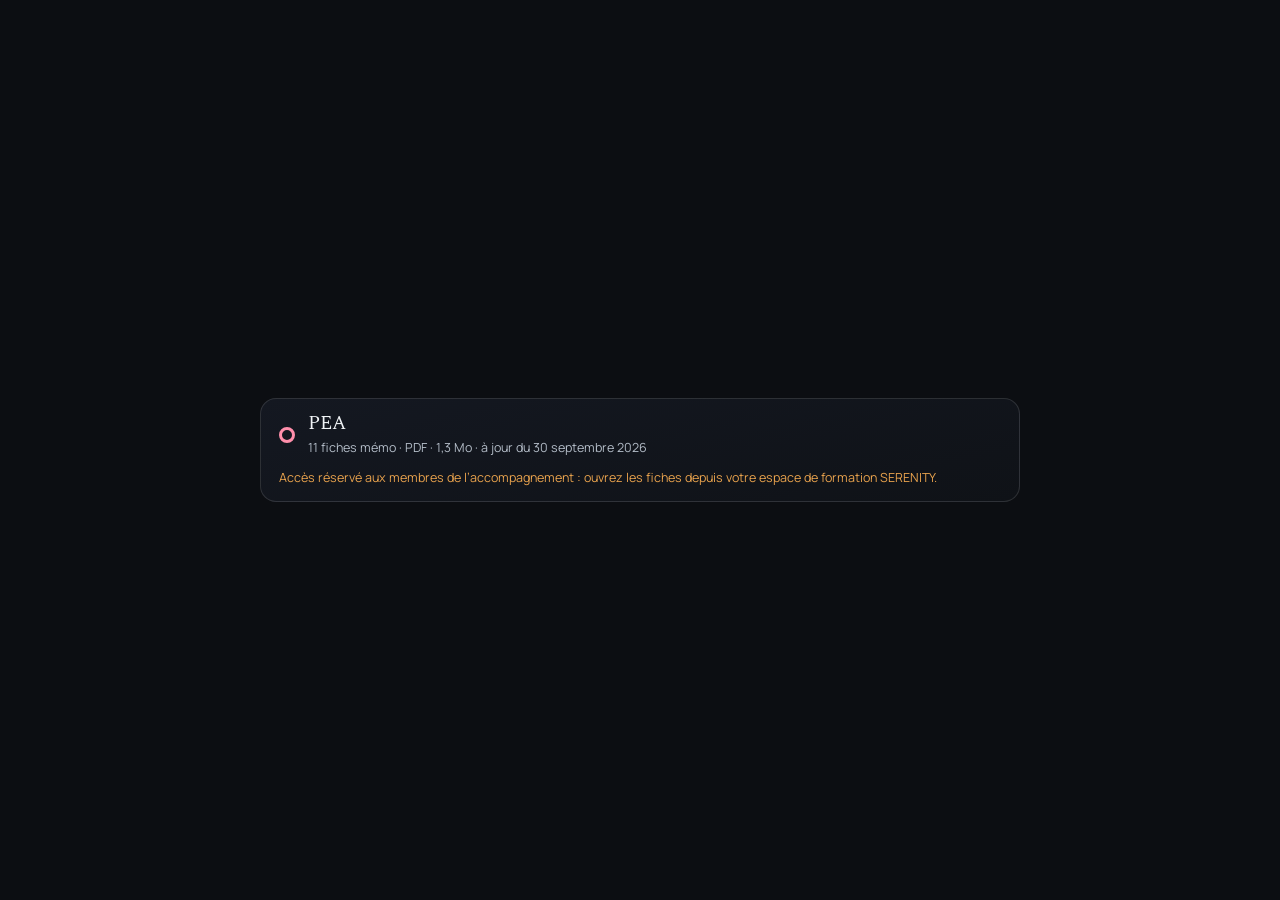
<file: membres/fiches/index.html>
<!DOCTYPE html>
<html lang="fr">
<head>
<meta charset="utf-8">
<meta name="viewport" content="width=device-width, initial-scale=1, viewport-fit=cover">
<meta name="robots" content="noindex, nofollow">
<meta name="referrer" content="no-referrer">
<title>Fiches mémo SERENITY</title>
<link rel="preconnect" href="https://fonts.googleapis.com">
<link rel="preconnect" href="https://fonts.gstatic.com" crossorigin>
<link rel="stylesheet" href="https://fonts.googleapis.com/css2?family=Spectral:wght@400&family=Manrope:wght@500;600;700&display=swap">
<style>
/* Fond transparent : intégrée dans une leçon, la page laisse voir le fond de Systeme.io autour de la carte. */
*{box-sizing:border-box}
html,body{margin:0;background:transparent}
body{font-family:'Manrope',system-ui,-apple-system,'Segoe UI',sans-serif;-webkit-font-smoothing:antialiased;padding:4px}
.top-level{min-height:100vh;display:grid;place-items:center;padding:24px 16px;background:#0C0E12}
.card{--c:#3FDBC2;--ink:#04201C;width:100%;max-width:760px;margin:0 auto;background:linear-gradient(168deg,#141821,#0f1217);border:1px solid rgba(255,255,255,.12);border-radius:16px;padding:14px 18px;color:#F1F4F7}
.info{display:flex;align-items:center;gap:13px;min-width:0}
.ring{width:16px;height:16px;border-radius:50%;border:3px solid var(--c);flex:none}
.t{margin:0;font-family:'Spectral',Georgia,serif;font-size:19px;line-height:1.2}
.s{margin:3px 0 0;font-size:12.5px;line-height:1.4;color:#B3BCC7}
.actions{display:flex;align-items:center;flex-wrap:wrap;gap:8px 16px;margin-top:12px}
.dl{display:inline-flex;align-items:center;justify-content:center;gap:9px;flex:none;border-radius:999px;padding:11px 20px;background:var(--c);color:var(--ink);font:inherit;font-weight:700;font-size:14.5px;text-decoration:none;border:0;cursor:pointer;transition:filter .2s,transform .2s}
.dl:hover{filter:brightness(1.06);transform:translateY(-1px)}
.dl[aria-disabled="true"]{opacity:.6;cursor:progress;transform:none;filter:none}
.dl svg{flex:none}
.msg{margin:0;font-size:12.5px;line-height:1.45;color:#B3BCC7}
.msg.err{color:#E8A24D}
.msg a{color:#F1F4F7;text-decoration:underline;text-decoration-color:rgba(255,255,255,.35);text-underline-offset:2px}
[hidden]{display:none !important}
:focus-visible{outline:2px solid var(--c);outline-offset:3px}
@media (max-width:440px){
  .card{padding:14px}
  .t{font-size:clamp(15px,4.6vw,19px)}
  .dl{width:100%}
  .date{display:none}
}
@media (max-width:340px){
  .long{display:none}
}
</style>
</head>
<body>
<main class="card" id="card" aria-live="polite">
  <div class="info">
    <span class="ring" aria-hidden="true"></span>
    <div><p class="t" id="titre">Fiches mémo SERENITY</p><p class="s"><span id="detail"></span><span class="date" id="date"></span></p></div>
  </div>
  <div class="actions">
    <a class="dl" id="dl" href="#" aria-disabled="true" role="button">
      <span id="dlTexte">Préparation…</span>
      <svg viewBox="0 0 24 24" width="16" height="16" fill="none" stroke="currentColor" stroke-width="2.4" stroke-linecap="round" stroke-linejoin="round" aria-hidden="true"><path d="M12 4v11M7 10l5 5 5-5M5 20h14"/></svg>
    </a>
    <p class="msg" id="msg" hidden></p>
  </div>
</main>
<script>
(function(){
  'use strict';
  var F = {"pea": {"titre": "Fiches mémo PEA", "nom": "PEA", "nb": 11, "taille": "1,3 Mo", "maj": "30 septembre 2026", "fichier": "SERENITY - Fiches PEA.pdf", "couleur": "#FF8FAB", "encre": "#2B0D16", "url": "pea.bin"}, "av": {"titre": "Fiches mémo Assurance-vie", "nom": "Assurance-vie", "nb": 12, "taille": "1,4 Mo", "maj": "30 septembre 2026", "fichier": "SERENITY - Fiches Assurance-vie.pdf", "couleur": "#C5E478", "encre": "#18200A", "url": "av.bin"}, "es": {"titre": "Fiches mémo Épargne salariale", "nom": "Épargne salariale", "nb": 12, "taille": "1,3 Mo", "maj": "9 octobre 2026", "fichier": "SERENITY - Fiches Épargne salariale.pdf", "couleur": "#E089F5", "encre": "#2A0B30", "url": "es.bin"}, "cto": {"titre": "Fiches mémo Compte-titres", "nom": "Compte-titres", "nb": 14, "taille": "1,3 Mo", "maj": "26 octobre 2026", "fichier": "SERENITY - Fiches Compte-titres.pdf", "couleur": "#3FDBC2", "encre": "#04201C", "url": "cto.bin"}, "per": {"titre": "Fiches mémo PER", "nom": "PER", "nb": 13, "taille": "1,5 Mo", "maj": "7 novembre 2026", "fichier": "SERENITY - Fiches PER.pdf", "couleur": "#F4D35E", "encre": "#231C02", "url": "per.bin"}, "ir": {"titre": "Fiches mémo Impôt sur le revenu", "nom": "Impôt sur le revenu", "nb": 11, "taille": "1,3 Mo", "maj": "26 octobre 2026", "fichier": "SERENITY - Fiches Impôt sur le revenu.pdf", "couleur": "#9B8CFF", "encre": "#120D33", "url": "ir.bin"}};
  var KEY = 'serenity-membres-k';
  var te = new TextEncoder();
  var $ = function(id){ return document.getElementById(id); };
  var card = $('card'), dl = $('dl'), msg = $('msg');

  function b64(s){ var bin = atob(s), out = new Uint8Array(bin.length); for(var i = 0; i < bin.length; i++) out[i] = bin.charCodeAt(i); return out; }
  function tob64(u8){ var s = ''; for(var i = 0; i < u8.length; i++) s += String.fromCharCode(u8[i]); return btoa(s); }
  function fromB64url(s){ s = s.replace(/-/g, '+').replace(/_/g, '/'); while(s.length % 4) s += '='; return b64(s); }
  function tob64url(u8){ return tob64(u8).replace(/\+/g, '-').replace(/\//g, '_').replace(/=+$/, ''); }
  function stored(){ try { var v = localStorage.getItem(KEY); return v ? b64(v) : null; } catch(e) { return null; } }
  function remember(k){ try { localStorage.setItem(KEY, tob64(k)); } catch(e) {} }
  var integre = (function(){ try { return window.self !== window.top; } catch(e) { return true; } })();
  if(!integre) document.body.classList.add('top-level');

  /* Adresse : #cle=<clé des membres>&<famille>, avec &go pour lancer le téléchargement à l'ouverture. */
  var parts = (location.hash || '').replace(/^#/, '').split('&'), cleTexte = null, code = null, go = false;
  for(var i = 0; i < parts.length; i++){
    if(parts[i].indexOf('cle=') === 0) cleTexte = parts[i].slice(4);
    else if(parts[i] === 'go') go = true;
    else if(F && F[parts[i]]) code = parts[i];
  }
  if(cleTexte){ try { history.replaceState(null, '', location.pathname + location.search + (code ? '#' + code : '')); } catch(e) {} }
  if(!F) return;
  code = code || Object.keys(F)[0];
  var fam = F[code];
  card.style.setProperty('--c', fam.couleur);
  card.style.setProperty('--ink', fam.encre);
  $('titre').textContent = fam.nom;
  $('detail').textContent = fam.nb + ' fiches mémo · PDF · ' + fam.taille;
  $('date').textContent = ' · à jour du ' + fam.maj;
  document.title = fam.titre + ' · SERENITY';

  function erreur(texte){
    dl.hidden = true;
    msg.hidden = false; msg.className = 'msg err'; msg.textContent = texte;
  }
  function ouvrirAilleurs(cle){
    var url = location.origin + location.pathname + '#cle=' + tob64url(cle) + '&' + code + '&go';
    var w = window.open(url, '_blank');
    if(w){ try { w.opener = null; } catch(e) {} return; }
    try { window.top.location.href = url; } catch(e) { location.href = url; }
  }

  if(!window.crypto || !crypto.subtle || !window.fetch){
    return erreur('Votre navigateur ne permet pas ce téléchargement. Essayez avec une version récente de Safari, Chrome ou Firefox.');
  }
  var cle = null;
  try { cle = cleTexte ? fromB64url(cleTexte) : stored(); } catch(e) {}
  if(!cle) return erreur('Accès réservé aux membres de l’accompagnement : ouvrez les fiches depuis votre espace de formation SERENITY.');

  /* Même chiffrement que le comparateur : AES-256-CBC, authentifié par HMAC sur famille + IV + contenu. */
  crypto.subtle.importKey('raw', cle, {name:'HMAC', hash:'SHA-256'}, false, ['sign']).then(function(h){
    return Promise.all([crypto.subtle.sign('HMAC', h, te.encode('serenity-enc')), crypto.subtle.sign('HMAC', h, te.encode('serenity-mac')), fetch(fam.url, {cache:'no-cache'})]);
  }).then(function(r){
    if(!r[2].ok) throw new Error('fichier');
    return r[2].arrayBuffer().then(function(buf){ return [r[0], r[1], new Uint8Array(buf)]; });
  }).then(function(r){
    var data = r[2];
    if(String.fromCharCode(data[0], data[1], data[2], data[3]) !== 'SRN1') throw new Error('format');
    var iv = data.slice(4, 20), mac = data.slice(20, 52), ct = data.slice(52);
    var lab = te.encode(code), signe = new Uint8Array(lab.length + iv.length + ct.length);
    signe.set(lab); signe.set(iv, lab.length); signe.set(ct, lab.length + iv.length);
    return crypto.subtle.importKey('raw', r[1], {name:'HMAC', hash:'SHA-256'}, false, ['verify']).then(function(mk){
      return crypto.subtle.verify('HMAC', mk, mac, signe);
    }).then(function(ok){
      if(!ok) throw new Error('cle');
      return crypto.subtle.importKey('raw', r[0], {name:'AES-CBC'}, false, ['decrypt']);
    }).then(function(ek){ return crypto.subtle.decrypt({name:'AES-CBC', iv:iv}, ek, ct); });
  }).then(function(pdf){
    if(cleTexte) remember(cle);
    dl.href = URL.createObjectURL(new Blob([pdf], {type:'application/pdf'}));
    dl.setAttribute('download', fam.fichier);
    dl.removeAttribute('aria-disabled');
    dl.removeAttribute('role');
    $('dlTexte').innerHTML = 'Télécharger<span class="long"> les fiches</span>';
    if(integre){
      msg.hidden = false;
      msg.innerHTML = '<span class="long">Rien ne se passe ? </span><a href="#" id="ailleurs">Ouvrir dans un nouvel onglet</a>';
      $('ailleurs').addEventListener('click', function(e){ e.preventDefault(); ouvrirAilleurs(cle); });
    } else if(go){
      dl.click();
    }
  }).catch(function(e){
    if(e && e.message === 'cle') erreur('Ce lien n’est plus valable : ouvrez les fiches depuis votre espace de formation SERENITY.');
    else erreur('Le téléchargement n’a pas pu être préparé. Rechargez la page, ou ouvrez les fiches depuis votre espace de formation.');
  });

  dl.addEventListener('click', function(e){ if(dl.getAttribute('aria-disabled') === 'true') e.preventDefault(); });
})();
</script>
</body>
</html>
</file>
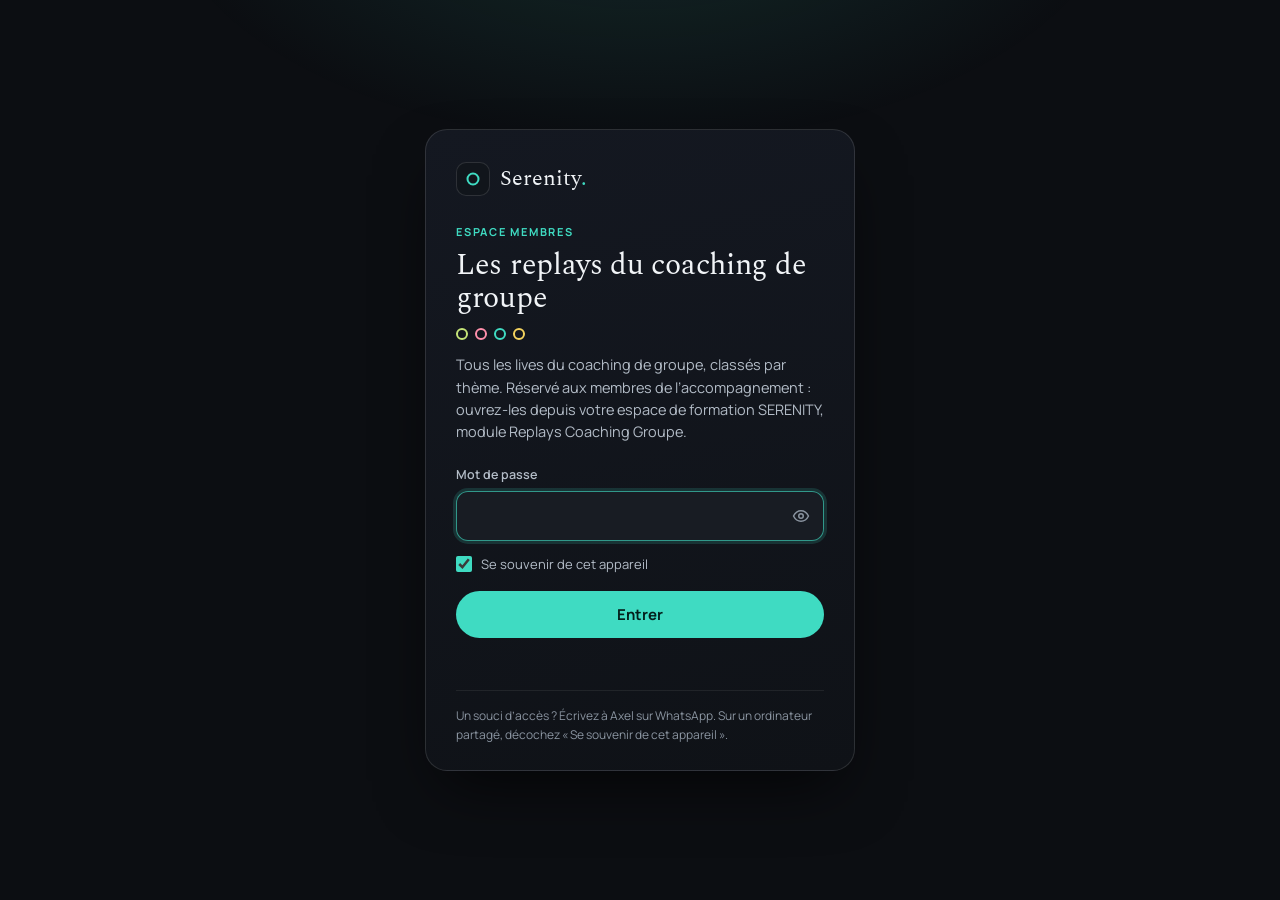
<file: membres/replays/index.html>
<!DOCTYPE html>
<html lang="fr">
<head>
<meta charset="utf-8">
<meta name="viewport" content="width=device-width, initial-scale=1, viewport-fit=cover">
<meta name="robots" content="noindex, nofollow">
<meta name="referrer" content="no-referrer">
<title>Espace membres SERENITY</title>
<link rel="preconnect" href="https://fonts.googleapis.com">
<link rel="preconnect" href="https://fonts.gstatic.com" crossorigin>
<link rel="stylesheet" href="https://fonts.googleapis.com/css2?family=Spectral:wght@300;400&family=Manrope:wght@500;600;700&display=swap">
<style>
*{box-sizing:border-box}
html,body{margin:0}
body{background:#0C0E12;color:#F1F4F7;font-family:'Manrope',system-ui,-apple-system,'Segoe UI',sans-serif;-webkit-font-smoothing:antialiased;min-height:100vh;display:grid;place-items:center;padding:24px 16px;color-scheme:dark}
body::before{content:"";position:fixed;inset:0;pointer-events:none;background:radial-gradient(700px 380px at 50% -120px,rgba(63,219,194,.14),transparent 70%)}
.gate{position:relative;width:100%;max-width:430px;background:linear-gradient(168deg,#141821,#0f1217);border:1px solid rgba(255,255,255,.12);border-radius:22px;padding:32px 30px 26px;box-shadow:0 28px 64px -18px rgba(0,0,0,.72)}
.brand{display:flex;align-items:center;gap:10px;margin-bottom:28px}
.mark{width:34px;height:34px;border-radius:10px;border:1px solid rgba(255,255,255,.12);background:#11151b;display:grid;place-items:center}
.word{font-family:'Spectral',Georgia,serif;font-size:22px;line-height:1}
.word i{font-style:normal;color:#3FDBC2}
.eyebrow{font-size:11px;letter-spacing:.16em;text-transform:uppercase;color:#3FDBC2;font-weight:700;margin:0}
h1{font-family:'Spectral',Georgia,serif;font-weight:400;font-size:30px;line-height:1.12;margin:10px 0 12px;letter-spacing:-.01em}
.rings{display:flex;gap:7px;margin:0 0 14px}
.rings span{width:12px;height:12px;border-radius:50%;border:2.5px solid var(--c)}
.lead{color:#B3BCC7;font-size:14.5px;line-height:1.55;margin:0 0 22px}
label.l{display:block;font-size:12.5px;font-weight:600;color:#B3BCC7;margin-bottom:8px}
.field{display:flex;align-items:center;background:#181C23;border:1px solid rgba(255,255,255,.14);border-radius:12px;transition:border-color .2s}
.field:focus-within{border-color:rgba(63,219,194,.65);outline:3px solid rgba(63,219,194,.16)}
.field input{flex:1;min-width:0;background:transparent;border:0;outline:0;color:#F1F4F7;font:inherit;font-size:16px;padding:13px 14px}
.eye{background:transparent;border:0;color:#8A94A0;padding:0 13px;cursor:pointer;height:46px;display:grid;place-items:center}
.eye:hover{color:#F1F4F7}
.remember{display:flex;align-items:center;gap:9px;font-size:13px;color:#B3BCC7;margin:14px 0 18px;cursor:pointer}
.remember input{width:16px;height:16px;accent-color:#3FDBC2;margin:0}
.go{width:100%;border:0;border-radius:999px;padding:13px 18px;background:#3FDBC2;color:#04201C;font:inherit;font-weight:700;font-size:15px;cursor:pointer;transition:background .2s}
.go:hover{background:#5FE9D2}
.go[disabled]{opacity:.7;cursor:progress}
.msg{min-height:20px;margin:12px 0 0;font-size:13px;line-height:1.45;color:#E8A24D}
.foot{margin:20px 0 0;padding-top:16px;border-top:1px solid rgba(255,255,255,.07);font-size:12px;color:#8A94A0;line-height:1.55}
.checking .gate{visibility:hidden}
:focus-visible{outline:2px solid #3FDBC2;outline-offset:2px}
</style>
</head>
<body class="checking">
<main class="gate">
  <div class="brand">
    <span class="mark" aria-hidden="true"><svg width="16" height="16" viewBox="0 0 16 16"><circle cx="8" cy="8" r="5.5" fill="none" stroke="#3FDBC2" stroke-width="2"/></svg></span>
    <span class="word">Serenity<i>.</i></span>
  </div>
  <p class="eyebrow">Espace membres</p>
  <h1>Les replays du coaching de groupe</h1>
  <div class="rings" aria-hidden="true"><span style="--c:#C5E478"></span><span style="--c:#FF8FAB"></span><span style="--c:#3FDBC2"></span><span style="--c:#F4D35E"></span></div>
  <p class="lead">Tous les lives du coaching de groupe, classés par thème. Réservé aux membres de l’accompagnement : ouvrez-les depuis votre espace de formation SERENITY, module Replays Coaching Groupe.</p>
  <form id="f" autocomplete="on">
    <label class="l" for="pw">Mot de passe</label>
    <div class="field">
      <input id="pw" name="password" type="password" autocomplete="current-password" autocapitalize="none" autocorrect="off" spellcheck="false" required>
      <button class="eye" type="button" id="eye" aria-label="Afficher le mot de passe" aria-pressed="false">
        <svg viewBox="0 0 24 24" width="18" height="18" fill="none" stroke="currentColor" stroke-width="2" stroke-linecap="round" stroke-linejoin="round" aria-hidden="true"><path d="M2 12s3.5-7 10-7 10 7 10 7-3.5 7-10 7S2 12 2 12z"/><circle cx="12" cy="12" r="3"/></svg>
      </button>
    </div>
    <label class="remember"><input type="checkbox" id="rm" checked> Se souvenir de cet appareil</label>
    <button class="go" type="submit" id="go">Entrer</button>
    <p class="msg" id="msg" role="alert"></p>
  </form>
  <p class="foot">Un souci d’accès ? Écrivez à Axel sur WhatsApp. Sur un ordinateur partagé, décochez « Se souvenir de cet appareil ».</p>
</main>
<noscript><p style="position:fixed;bottom:16px;left:0;right:0;text-align:center;color:#E8A24D">JavaScript est nécessaire pour ouvrir l’espace membres.</p></noscript>
<script>
(function(){
  'use strict';
  var P = {"v":1,"iter":600000,"sel":"5DaAMk8aO4uCCkvEJFA7iA==","iv":"ty/uQ8RnBe+5faVz7PEXPg==","ct":"2lvlgpQOERxJJMHorTL3IhIjgM+egJQQUF+t+Iia9lKUEB3qneAPgLta04hYKEwlNpSnkuUh4w5Yfzh77pOuI/d/jirU/MtT13EKCMM0cOsrHqJCl3WVLqlkxfz3dg7DU7060Cmp4g9P28Zha5hg1MlFMt0+CL7VaCbFFVMulgMleT2SqPcF8EMgAK6KzD2UJ6Vb4z6MkHwB+QhPA3ETOJh+ex2k9mgSslMHZr/SozfJAsB2oE0poGi4mIaqgcjxr9UkJt/3JF32u4nL1ouGSLveo+PKHnkvTpCm3KXdTL1JwN0O70lBaELVcqnh1ZI0a9EU/FnvfwZRCUUnS2hkOfF233yestT9V1PWrJ0yWyxa/IgCGlTAtObSO28S2LtDYXhkPBpS1wRu0JgEEY9SnbbNk/bywBmZcMiYmEm0TeUo/SYtVD2+PFoIMUXH7PlILyeaP0TJN7teTl0vnJXOIUmN6gIEzsF43wKj36uCCpKXw+c4oBoSlhKER7jsIn+KX4mgvR+3gkHAPCOGq1hlvarFVfQanoOWKE5vzRILLsEIU5owSedNspz8bIyS/[base64]/owjoRGTIk9ZbT9dEil44O95gy6y0tSeniYa5PyR1g6jjRX1lxJXbX72MlQsL4JJ0PRSweWSkiAJk67fnyNZN877LG0x2Ii6K+jdSIlKrChaNhFCSLSQQKrqdUCKVRYKLz4O5WHUhQ6hhbKfKAVVGcmhGP7jgpOivj8byL/Pdc4HQQfC4zhtbW2nXORauPGg7X2eK0fdV5I5FmKbunA16dyMwWAwWtN1SNfMxaDBNAVfuwbpMDD0wj6wxmLZlH4Ud6+W9EuHphYKmkw7OlrobfOxPoodo5PZAb1IBagArmMWQ5CnCk7BeykqH/MMwR3Lcf5QLFa3tKkzEk1fEPD0fAmXqTFc2F5dnJKNg3CyggGAel5epDTeKosgC2NALz753+xq24uVV1Fnx9zG/qwOms85Wm3DkfufkqJGEpgVV2q4OL577AHwQo0mJm0htzWhqlelbSuLblDJ6QqNeAeicED8IIcCPqaD5QtLg87u7mb2TC2B/k62sZa1SLT5IQQ4xbKyP7kgc0vFM3EyAS1syKrLYKKqtx0cQOcYn8RdojLCoKzDl1TsJsX+4I78JwbOMDUhI0+IRpgJ8p3mhmqFSOP6Jwt7B7VpT2rYn2CCCARHBGhm0evxqSUMiIXBnjj5MyHanpCj3HcRMAXexgmbqzzzLAG6vnQWXB7XX5DxL/DeKagRX1Fsei9Pmh+iUXA39LKB7vEkB5i5uBwIvDMRc5qHblq+SL+rS6IDosDMazpGv5K7+A+GktuwUJ+XgBERcbNbaGri/[base64]/4vfOE0WreQDQjX8OnCLYJTOvb5f86ckC4O8kfRx3gkrXDotX7dW2B9Gft/q9yhPM1WtMY3foQLEyFRgfIhtjucLDNXyyUpjBfFFFG9zkGvxXoHNEOzjkfAnsbDwgF/Tk4WJif8CF/yuOA7bp45YHPLMxWN+7pUwfthfL/Jy3/NVjAcBtXla9CKq9fLFtJuLmv40yh0hmkiir/G/dEiYKdEX2tNTCpCrSegg/7wj6GrPA1YR8GtVNVJSMN3rmW4iGeLey6qCLUfLeoV/iV52f5unkQEgpTM6ghIj1MOybJDra43JNlN0vdnm9sjxrjc5D1Z9LrEqJ76PhhuseXF4bM1VGyR/NUeROTQF1+pum0txMwEHpj36f5fSTHHfDc0fGVEdylFFirmuwrgaNSsX/mdflldFo95cWCHjF5HOKp2L/u7sh1F0LbTOOH/Lu2FwdmYwxUt+DesOS3fWW7RBp3KqQSZdC/67Q6b0d2HQ5d+g9Dqh34YNvY2cSY3J/ikg1e6LWnahemwk+DDYvscyN64X9KCIbmWBHvV2wG5EL6Z6MX4x8g1zXG8+kP079Co5PgayCO2QekOMP4bAnpyZ3Y9kG7DUuDF+gWf1+nmJHNK+/1U8wKcY7PW9T/SPvngpTGnb5EpQddjRGuy2Ewl2OhiQ9Q58Kj8i0apLmOGUQlcyUl9pk3XJSWhzCfnV8i98phOh2CJLbkvy0TleBpy/ju2gPAdDxi5xSLUI01j83KlCN02nXrEUJCDf4ckH+fUVLd+9XvyIf0PAcwZJjKVvgo8Iv7+WrLkHEm3zFovaEJxp/N957rnGgmTesN9q+eCOfrX0QO4EIDf7QglpfIZyOXh14zAzPDnkKqAqWfW3pOqeO0B+5vE9UzJvWSpkutdr61JSZzPUjeJMHyIrATrWAjmG+WKsyjx67qfgTrP6+dQRsXPD6jDaiKgCMX72IMNI+MYwilpliQb8GYNpWH0OGlBQvb7r0CCsAoOpN1pfSJAa4iUBsZP/1iPArykRI7zIbiFyEAhfa3Ljw0+lts7LzyH1tELrLgaVm7/riNl8XwTMZf8/MslacbVdPgdUPmDxEZtdpAaaAtBJox5Q3MgPsQEoqtMgWNndA1lAws+uOyy2XIRMS2xY2kQ110kLS/6XeCfYo/rwZsV94mGn8zg2XNonoa/WrIH7CwqIvoMMQh/bPwGd8nmLCArpS51gm2rsviqauFa6x5qKQTEsolOySqknWSrWSv/ixRNddWN1GyOly0j3dsD+kL0/owFc0SsSj9t1kXSDF2CXxF3WHEyq4K1+bmvBq5fZFPMt5tUkSGSjxdD9Kn+6M5Y/obSEGzLEdxEXWIEWE7SDp/guLiq9E7W2nc/mx5Zfmv0q99qUhHFVihRiPaJ9jHm9N2V5iDSMxxdV8U8pHCgo+PILkRsUFADoxtBMG+QZggihgtakY6OwRagz6wrBroeY/[base64]/T59hLNs4T2Yx+qF7r4AbW70QTVn3UUWBpb7myiRMfGGHQpxYDS+ycvEa0iOOIAcbs5nDmped8XIjKNn9Vn74y8942MshBmaO5mSHNf/[base64]/EvtGQ5rL6Uy9m4btBwzMdX/X4nBba4NGFj7n8/UyAtsR3R5ACccIF+fA8/EtkTm8I7z4wq4gstJLnz4cJPUAD1OME0SdybpIpGcqChHKe+GHaGXmHF0HAGaQ9lZ8hNYsGi7+Xl/PqE3S2sOalxt4A3YxVVmDOWQCwJXjPvXqLO3Ih3zHP8x/c5trJtJjG7nakyGTbGmVsjqgOLwxSqTAVQevMt+SaUq9mjvyKyAmyQSjXrLAfoAJ5vdxzeZYK/mwSGR1/wbQnzHuxQx6N99GyAgJTa1q2xdI3VL09fwSak9ZdQwIg9i267QgK+SHO/4fT+MOTbFHjY0Ta6U3nV6V7UnZXvQcbKvK5MnhqKLGNFtNZt/1JxH44vt5Emw5WurQsWH/sPqlkWKiSryyI6ljqVJZ+Pz6IVggZmUWXDYIoNLGOOx09LSZgZhzvb2tZvF/PZ7u47QgcHvogk7g6B3DA0sa34hVbKRzBwhlGb0badc3CANFrBWYTkm3/ElLGnYfaifWq64Pls39x0VL5tzARkp4zon/PvqicYAmbUo7bVAreDtmTS4/[base64]/N5ZPrkcyH4HDugZJki9fujGIrFkVtSbZ/t3fA5PNjKyApS0HwhmpVP5wjqEc9HIDZ4eqRgXsa3379EO2DptBcGygKRsQGA3R14cBUdQe8GA3hiPVJhXx488slQZFZk5MlYMV33uj5qRun6nBnlBCW3ZBNwI3LMG9HjCAs0IY77GOGVlf7wc2TFd7Ono1FXGPmNodJH+/Q8tiIX/oEZ9dt5AkBf+wrmP3RyvIyIENSruzOohwrgtYhkqu/eKCRR0etwDidUQaGWdkzCg3Ai53mwEHqfnxxuID7EMOacv4A0UmDdmA+G0SD2sFXSiido2mGLTJJRgfZDrxOmVL2JekmztEA0PEQtDwVNNDD/YzBWP0BRrV1vnOIySOxnKstEsEx2m56Y8ITMv3szYdDzwLYiF9Mf/MfRKlEEQiPZKlHsDhF1etrdBVl1BMOV+d6Jpbd0FbMPRxy1+yV+zkIiHFmNah6ZxqYJOwP32Szww/lwxkGYKXO2lfXtFRQCOlOXTrKMbiff/FaEV3EUmCAS2XQxx/MqksuubBpZ9uFVnF6zN9oNrbZgb5vl4fcFJRz1yR2F1iyneFap7/DjKBG7CpxkWSnDI0hREX4SIRYSJz0niAraAGymCFHszFTeJTlJWDpdUYbcCj3hkd3BCRGEzGOcUmv9xsJuScGT7nEIVGICQZ79wAm6xT2RryeygE4LNFsumGH1xrZeX3MjWwiHnvtkKawmwazVuXGLgxTxnXYT1m2t704NE78ktCF3ZWrGD9ER/Bh6tgGMPFilGyEFOpSeBljM6f6MOxI2ubBb/yANoyn+jHzQ9MYyuE7a9F+2SqfR07RbHvAx6xC6xlLofNHt4inVXpQTVQE09gyEP+Me6EDmD4CAIdrBmWkQbI5WhLxOrll1PwmEFFhFK8QFTlBBoYEb3TSv3evJm7tdxTvOzN4niquaXhAarnqUZmmhc7j9n0O34t1TnW6EK6g2cRRhfBGORx9Z/[base64]/L+XttfZpeZgaeykSyPbKdz37SjwYe56yCmLHcsDB1Adtul7dGhpF9H5DLheag1xnjErGsyk33I6OzU3z5fS7gc4tcAMO7QoFOcgFRtYajQuNt4818LLw9YEwD84LHR3EXM13QKBBVwb9c+TAt2p6L4hGaFH/1u5AmWvd2RKkap/F7WYd/9eKEYaiauw+NtlA4sy7XNuJx3LhNY1mYlIoIOlBI8bvC3/4F57KsmTkkw9UGKkmBjRCzRoKA7T+jur1T4SrIrCEJveqNpG0GIWwcbA5ilRkpZEt8RdJ4syV7bSlNWOqBUtidVOvxoOyeGpkbP2wFhzHXMxHFisUCfKuqFlXmYN7vVOdqeF8UJVJ/0ZZ1NcCip71MheRZpp5DE6gYTLvD9pE4wiNV4k+lOhUYJ2ZDlGmX97WHlY/i+FiERv7oC0icjZcxYW8X+7wMjiCLN7B+DSXkdQZhe7RnW1iQSFM0Q2Xe1dTkQATfADWwymhzm7nzf01dVsXe3CU9dys1Dx7aWa1HC4Gptu7FjaWFI/bMm1+L0kZ/qIi+XiVUit2M+nuRjHkSqjluhFL9UWXIHUKDTVZX5crXERRLbtyUEy7JCUu9wfMLnDX33dmMXXH4jPnDS/KdasUdK5S6Lq4+bSDTjwPxhybq+j3YJCCxwohUdClNhlbwzDoaJaqagogiJfyaP8BwGhhJ6kj6iweXWdVm6wDVlmdYnE0LQF2mH0RUkdcxHOaS8ZrC2av3r1HmyrREHbxPzE3RiEWjE6EcgCjHdLo9svnZAK9BBfFMY5ccOHv8/cp6IW1YYKrGL78P68NtqT1N37mdGftB3PPq9Ttssq4ZgN+pOnlyGBhkPfWaWUzfn7qvRABNRDKuYsyVPws6+VVYEr/galuB+/phpDT1rmIPpaovraZrCXCvRrp9CGRRoxYJNRkQK4rVRBn4vEOdNTqtuF+/yOVg/+KQzU7ku38XA1P2fh1agvHXloF5J7QuD3h5fJ2GM8ICFHoXC6zQXoepLytgImCBcB8g7Mql1A8YEF7SemHhehYS0I7EBg+IMUvuSiPtK8Ch1RN/3e61UvGHbZuedASmkscU3nDDavsYtKqSimmalTuuGWvgFH9DAMadcVmfM313BZX3rWtGB5+9BFvzO0kNyCsjivFFh8/63KXnV2k2N/2mLPmlvHlG5t2apwRYZ4H9GwGtXiRQ47Aa6uJURNxQU/6G0ioa6Pe8+3fkUOqkE1MdR4ALSGXKhdDU0UYGtlIrOqcwDBkU+0kYZzB0FKc8/5tUqlStyTXjLPcTOPvpv6BDdB/O2eTNxQe7ypA9TYnaDj1ywDyG4OhgWY9PI0S3LG/[base64]/[base64]/FmpUwiF5hz9t2HLCqDhl6+lOoEb706fo7BB3s/336tldbbgWMhaC8XI7MKN/[base64]/xstQwIyivlY1bkFpJ3SE6TikllZMiPe4cl4+ECt8JvVkQif4MAheL12gJYc9XVLnyv5xUGx8/tif+R71h+dce8FvFI6e7iyQBtYNXlXhaU3nAx07ztkP64uyPkGhYzntjeTsOlXxDH538/kdnVvOaG5GwgcD09O+CqRxp+D8X5gPhde0sMPrU4AwrYzQ4rkzKvhjAWcwkLwApHXj43Bk6o+QgrseKLnEwQPT6kXLLBhJEz3jKxZ2RP5mekAvOghll2vxhJlIFGAOgd19EJGgoQ6OK7av6YzmPoXznQOOUb1jmzoc0fRmUd//8FLjnkhCTeW4J0/+99aTgChOMAIpMmtnnE2eD66JxiQGHOA02FTaV4n7CgQZDWll5G28d8keK/ANRvSrBCYNhmBd2YKMXeHSYU16kScn/FHD2v59knzk1MHA1bjmFJADibB96vEtuwPwU1jeYjyDvkhOojeJRxHqDZbY8eRtjnvNnAKaKQUVctvaQoKuVL9yOeq/TneZjsMo7Zk8A5Bszh4IhJWGOo8oVo6l6B6WMmr8LzKSt3M/cIU5g7VgcmSEMOzlg+JtVXtk9f6D0CmkkXSuQy0zkvqyfVasLHMrLO8m2rimjumoVZRZPCIKNyWanmvgN142AlQta/VTwVMYUYj4fpbBiyifmEzng3Opfh1p8+ZRTD7wXwlSy27BtbmrYR5YjeHmUvaovBZgZEBsrpFXw2LaFoDwc0s1BTGh4fD2q0+G4f3eR1Kt6MWTQZohUby3PIYgBSFj4WpbWoGiXPyYUEeUksIxuPRcXNcvkVVsYKhMAZM929br0oP2/7+//6taro6k17zVx4dkoDtiMb7bH//NT38qD8BDVjozrMjzwExNM5w61S2xLj3miqm7CFsYUq7+taNKuCk8BfQoySm3gprnXb1sQsDpfXQu6/hlarIyZB/Cup3RdgVzOkjTyR0Uwuwg3ZBS3FHa3VlDZI+Fn2BA2xsA40TosXIHkZphxk5Uv2K8+07fjPB/kRnBFI7OJjVJGBj9vyWx5CzNt3RuefMdNB/DxNSlS4VVddUUZbHmITaWgfEyDetFt/en7CXt6TAmssTiSNayqzIQrMuvU/ZZtJZFon5OM02aH2kzS8vTdQPpsod1EOd9YCIdB38aHoR3x9edf3IUa+QOC6DXF/Z3WwRZERdC4lDVBjt0fZImjIRt9Dw/As/3feLzpxsVDE2zL5SDYYuW/Oao/pDqEBXZNMxVgXwMMzbARNzTK0MTg6yLEt8X9EXNntwmdDDX1yko4fXWJx20OuIpafKHM+FIWVSv5lFVU2ESs6YANLTbDuORijGa6USzMPJ7Ae88osUe+eMC9ejbJlUK7BKOSpOYCdFHICBguJF6uEvj7Rkm/0MjQhfHE0oOf8TZ6OsB5oC96RPohfqaW+nY2HV3w09/U0Q3vjB1GEHmAeKBZfi3HUsd1i/jpCjfxb04hw8As2z4RyhJuCV/vRRLbqeuoxLAmS3jaz8VngqfSVi9jx7Wf4cvDwcx5DN+O7vUjXZCubfvdD6vqfafu963nUgBeEY2KzVO6zu/yBczFjFgowGHNRsCuaIX2uucdZgOii56KZ6x5VGU7rgljKSEbFFjdzSbOxeD+GswQqmSl9T4Ag5w04DeNwfFlUAz1B1QaZ4QqrXiUS3r5gxPlDJnYu96+fK8wc/HxxNDqPcH09klmtv68URN/FvzvqI/Or7QKLuyXaNI+g8U+Mx2Rf4S7aQWri+3ct7DcGVT7hsda0oao/Jk56WhGkMVilaBp7ZyxdsIgRxCu4md5McJVfWbsjp0zRedkmp0TPC/8tTMmuNiXMNGzY9vitxpLH0T1fCJpkYoUBQ+nzmjGsiAjEj5kXN/G3GY/Z4SiFS1Ld+wFZEiarXrmNeXFocK2OUYIxUDGqs9lovQy5ChJXLOQi0jmyLZmZIWnjB/s2EPLrsiVSjMRTZaHv/AgrbOBVZInUz2fVLSTlkLuhAlVNG859u7DGdT0fbCz4NmY7Vydc9Tnc0w92D6K7OpD/zJdYrH7q7p3eVi0wXLWrRoEOIXBZOqcejnZvWjYnxJRb5XzqXTjTuxMokFRgptq6cfTBOUZ82q0EkkYjO6xkpg+tiFzVsFewAiJzbLOlOgXygP9UFA245Cyizhn4yF87vl+4OD1gJuyW2/YsGGgvIXdzjwY0BdKInCDiPFeWLAxIl2gS//jkh3AYmk0br5fVYPXc5VL2wYnjVHdm1YycJTheB49tyTGa6qXUfQvtxH0dDDTqO1r2LVjefTz3IPYg6NhfVDFZ52oSy08p2H47FN6K/nuaaSxrB11gQ2pme+p5kgbwWLVNPt0sBXlB4r9eCavJuAsUAz3pL8q3vD/[base64]/vcByU8i3uI6UncdCXaPTurckLIL9rmQD16pkgJwoL1jmNPX1EmXuQ3Faj5ROmIAhjXt3CSZhmxhb9uNHOVCgsP6hNw/3VQrVnkwdQDM2K4kiRrIdPu+7VGN95ZQSIJl5K9TBT4rrC6N4iC6Zxkp4w3fSbZJuMDsGIManv9bT4bJR+FOTqNqoL5BdlMDySGm+IzvOwferMCGacsSYj2IXY/Tp/ijpR3WIJGdJw6Eqh8vXcM8BPhaiETD8yqNmBlQm+AHUoUWmgzcHmNWYbLcGeXzL0zlwIyP3MECRuUvQg+5rSEN7+DUDja5b/CVbrIaTdAfrZnkFr2uXMLIES+aoeUi/5NbVTMIlADtmYigiOx0cMbDrI+EpGVrI0RRgObQ60AWpSA1Ow0t3JBVbNYeh++sM8pOg9RImtqLWPPQ/lMs34m5uDVmFBujIeA3KZBah0puwu/qaX0bnSfN+V4Gs6sOzD3zdO9nhaqDdLwh6PIIhcGETVtwU2k4UrDSwOZYRxajgK90OalqNHVe9aT7arLpPO+Ruyh18vQfDS+fOFgyaHHU69MJk3gQTQ9hvfH/m1mkdb0HYmblOdTn6gb+DCjloWeO+upTfzTHjfMQo0KJwONzG3HRh1t7zyg5ci6gZaZeo32/dT6ioxRgNvpkTLESKrPds16ajL+k598CPKRY67UtdXBNBbXckkxjWNeOLQgHC/l1mB9EsF/vrxju2ij1+UDllM8zUNRwtbqFV3W0OsVTdh+Mv49SB4A0154DVJDpMbUOfh8Q9UJQuIoqLtohMQNKrdM2X6WeG1/4IxSGkv1IOAwwFfKO+XHRXse8klYOfDxZVX9vFUrawc5e1nGMAVqsxYbiuygagE9NiyJQvYCnlu2LHI0/d3wI3vBtqYXmI5/X/7V17e+aLrwjcvo4GYBKFyicyCxQixV3fdhdmX2oQUYq4sD7yMcnaT0c1zJLG+RNR1UKNoWI0PBLwAydlMrCp0ZP19lI4/TQiOjT35jQhrUwZPpS3bUlCDmbn47SS05GxVDjmLFvzi4naVK8dezOG8/XD992aod8LxuFql+bJ5yNT0LtNmNWitRHoW14m0geevZqKKXtpXgDsb+zIUp55TKLwm2X5MtotuVyEcbK/Cwv0CKEyVjSFmeldNJt1l0DxjHMaMvHQBxbWQEXR3wqkoNsxJQZJ25rCp6/2VSs/mxN4I35eoK0wl2d0079sy4u1OFo5NO5RWP2FMO3RyLEMrtru9J1QN5yxEtOctiPxvV664c/[base64]/wfBjsrdXrw6SmolS9R4NfkdPOSiAAWUIII1QO57gs7XY+L1vDKfMwod915c5zyCEE+4n+5KhFRfaxqzUKzYGASXkVma/ZgBg/Pad7xT+I9lWq30AAPAfEGx1S6LNjVqyK494CG7rVk3Mz7xjT86Y/cITGTv+3c8ym/got3AtwTO1y1WFuyWBstnqP0JpWAK368pTSw+6BDRQQfd27d/+kNiUE6ynuLf5r/G1Nn7xYPv3zb8uR56ezUy0vRefs7ZXk8T7p1hZkOoiH7PJL1N4zAgQ8ti/+8SbES8/Ic8qu2fPzUa80PK83eBmuwmNCJD3ePfyY7FVtmce9lYhl5ZqtrIzmH/dWIhmGeDYZcO75yZ1cVQ3IZczZFYdqqcqVu6XDs3/EKzFciVZmoqnhI6gipdJqBMqXfKXc0auM3D+pNzn5ylNQak6cCSNUNzvSwlht6+/CqgcgCDvCY2A4FwUz6vufFwBjGo0/Ggcf+e/bQ3OH2wXShXQ1AQRxAbGg/Mq4lQSNFGQgMgaI2nuBr64Ui+Q8j/MIBaWel7LLQW6ulya1HLt8O/n2/slFD4ks8tCIlI8YQnR1DXEh0cYQGuOxJGBNO+Z7QQjbj8Z+w/06q/rVISfQHph9+L1CzzqUHmGygzYQPht//DqAcwQeg4Fu2Dl+ZoxK0a+59BHOFKpb7e8pTzkzO2oz8tuOFwkTsKPblu6VRlzgoePJZurlicmgidSBoR4OqNHaxDWXrRdXfdH0ccezE+DlEAjZSa80TOcCNO/8hXdPns6VRhQhH8itJ9J3dJi5uSbQPk/6PHfR02d6vvDVnbZ3bS1xFNjGUnmSJ97uAfZzLVgkttm1AsS6pqyrW4OcJI3KriHRg+phuT3+MonxhmADL8PuUBRh+t0QB1kwjxbgfvzs6sJxzBKToJErV3Iev/zXia+GmcTig6IXVAdLbCAqBqXxuR4qEn3KIXMv5YQ9Pw3rT/M3FMdLIRYTH80Dy5ZmCtcR2lV2Yxsm9nqxGnw8HpRGs27ziDvln6mhtEmxobroY9uvm/3u6ykOdNRxU+V8OAjv2P5uRoLmFhrg39isRsdKqVv+6rbjda4ea2xXjd1FVKUpf8xjYkO/1SXjeZEuyf//aRB6Edz1VDDmfsaTlO84TF9w3CMXcTMWkBYeUiJvk45g13qXBK4zShu+HkfBfgemZl6NsXkS/BGc3Hj4GwZrxSnvDSdJeq/jrKN9aXdv6vzbOzv/cHnvURo0KOfRQS1RXsnm5lUJkcgVCHcJXI9HA/RTM26sVWM0T/AefbBHQT7aQgSYEkTTXnxvtGQzUP5B3qwJGXc0w4SJbdNOHm/ibFiXztL4WYPkSM3HUJhkugsfulGi9ek2fTO1rjN1rwzP+arYMRjDtkbyWUrF1zd/8W8DqOTE3oOsg+CZhWZ7M0B36R4stOzz74tH8dS1VehET3VcwutxIH2mf3vTMqDuBScQ3uRoGa1wGy4dew4ird7BqywEhGb108QcClCM+u9IfUh1tbTVp5hi5AgdKTTsJmvBSMHM/9hBEpn965EQqFaTeunpyEWoARwvXL2xnwi7pSW5zRV7CimmEqaSXtwKjQfJyXTjoc9vuFLX5KbLG/HvlOo3xTc2sVFBLY/JAD/IKlI3iC+pwbyMVXcrbCdrJRKu+tkT4gT8CLHzzwbZhRj4yWEy7Tv4/sO7rWk2R+BerzTJexqhB2ccpHU5nZA0tVmP5tCHUwGxqTwIM47uqp5AB2EdW1wFmv4zvUQYEe8oOEpARDJlDn16VkD0jgxzqGMXgfNCEk6RIBHPoxo79SCoW0kd+uCO+zu+PAVWbmylYfJT39iiMzVkRp+LdkK7zKOG97hkg/M4LljTHIJ9bqZV8FXNQSvQf4gtWrZQ2QP98qZW/i5t+BdJVEayqNOW58ELXLG2UkM6YNlcala/bRnA3JL2wMJc5VG/y4V5QKahyJc0XK3l162D4xpyTU3PmO3as2eJg2fzRc0C/Hx/ZFBZviVfe6LUILtwDaAPomxB4ZF1WS9VwqUq9jNw8tPuxBa43FTQ2CMDgtQ4JgihpzpZWLoulF5tBbXRpMM3T5eT2M8UzcwLonyBm1KXKMbyeAQ4De2gAcJkOkqyEGSn/rMNLXDIZCtEqBXa4lRUlTnGbZUQmmRei8DkFqgGaWOM4RS6ieQJl5ExsH+gQLDZaClTpyBa3ZdYyIgzYoDLEjWSC/pY8JETFM9x7+d9wyQlPGNJKjZmtYLZjPbAPxo27hX79QaXzYpvIG7xRtAR7tjmyBd3/yf2M4+GreSt4a6UtzXY2/YMh8RN6SM/MRUWgQ10ZgLCkzsw7F6BimIUgvcKMCwEuFgW20bW5cJBLcaxgoGnZNH+fKtOZKteSWaH1nVplKvZx1DzH19tFADMQwoVdYyM+vyCVkeKdrewWMeruH1s7eqB0uhA0OeR2Z+Cqc7sgVROWlMy/QlfA9AZVb+j8jCbVuVcxsJ9FEyWt4on9tQi7IhsdpNP9zqzTVdFheZ9m1D0cBplZLEuBLx0kKEMkElVAeleEYFJejSNl1NrH5iRZOC67m7CiEqQg6uRr6iOV2F1r/[base64]/j48L/p9CMpa9gmePgCUo+NBaUQyVuc9nOC00MYP/UbkTxV6UcW+VbNod+NrpmJcQNOg4SObvY+UK4E+nz6omdkpuzTGJfevuXouxqXNHVky6llhrajssYuv26q69e7MUn/AymO2ET2V8qhgs66SnSmlcka0O4BGXDnLrvdp1g05FkAzlIBQ14wldebS+UMnaL9Axxmhmas6KCcI5sw1kjyh3qjXLcm2PXd+6r058YgrVr0rW3F/3iEC6uq3J9Xf/H7k4oy+hmJIMR01NXLid9Y97ee2cXzy5VCp1xmTGtw3nCfwXcCrKkJ9Y/yWidS7qTJuK0RR4e8u7xKeAuIVY7DayQAeC8M2zcMDZw7S2Tv2GOO1dxKsGq2d+KYgpOLYerA51eKyUglQgdiCnmGa70YH7OyAIgHGJ1MM3YZR/45TkZmmT90wuUU+/CIHpD56gLU21hDpo7ueWBSAOmSYf7Myc4khYi2wvJ8k/OnFJ2g9fHv20n05l4j11JrPjkR+a3tc17FY7nS8p1gPqcH6JDY74W9KMuX4REA/e8kYIbUXnqLPuxl8uwkIJ984bUJTOpGxXeOuQd/DfqoHaKJVIh1+CKmSWXbnQXbSpEHwSbgNggePimpGjbYh3MevRMmCXFL0YWvVy8ySVmjAndRkLSTXDgB7SvINtpXLfLopbcODROclBaOFSg0kaHKdcsC7ebRHIv1RVBvuOkvQWGUQfUvn93dEPrhjiCwApPU7+95ZYhCH1/5YoiCTqbL1zn8Io/C3YhOL7vG0D+lyAzafAHe+IeSY4FfVLdDMWcNx6/UCQI47i/cbloplHQZsK2ucXSG2rOYIFUz+S85vyLW2OsjNSSZRWxbV30BpPXX02e2IyYgQ49K+8uWrLW3sJTYYw+ocjb9zi9Ij0+++siP+Jve2HVeLc3eSFA8PFusq/ub1OoorfLKsqyYi4i1JgsYGGGvojfApw8Vkg/v1iwN7tp/MUXMIjY4lN8qly8uZsj2iakTNTHG6ChZmyoUKSNKeW88JFL5SrpnNB4lPmxZv1cJgZR6YMQOfrK1GBn7duF3ZHwttQfHMNliK3d5chSXRdT0gcd9zBPewP/JFz42H9IYL5UbvL+/4aJtpE2gO8Zjfww3hg1AeI8wTiTKBpVTcKUk3/rKpETp5NuXLN9fSGCsqqdIVZYZ4dFxBd4EoJGPBpSInNGNlKfpEKkp0Q9niYMBpthq1OTpANav0+qkjhd/otnyvuqGH22kQlF/vcQBVXjq2Ujf4WKE78BUWWrS1XLpF7JQfytbsDEyQAWqSo8LinSHD5WE1CvNVaYQu3R9J3mkCWBwIp7Cl4MXe024R4Nb9Epj4ElFWwAWekAGYk9H7OKeDATSisUxpAWE+1rcjzsyVPfx7Qk/Te4BkwvqIqZ2fOftlSkytckuN3NhzNEdM65Glj8gw8QMpR6ZA4nToSOlxSoQbSu1M21doWDw1mYkUr3Sma6Cne4W1g/KK5PFr+DjeIMlz4QNPf4IfZPfdtk2k0uiaUYDGP8cHtMd9rvWi1rXYoc0oFspezzDdlf6HdQ5qJt6UVoZXU/vz7rgDWlRNAVgIms89jxUsSLgmm7a6vHgcb0CUwF1HySUkusNYIH0n+CARvnv/x8/xpIU8UmzSDifws9hcMKF4V+swx3CmyFys4VJJAH69HyDvBFB8FT5zIpP3FxEMgfX4On3BP/A4nt7tPPe/FsNY4/E6qzTJhwgyV/DyrgC3kEJ9uMYZNJ6HxrnM2JP/BFAzqNsq6B2WWKUK4E6NMAyuiQgNtQGP/1Qk/f6YmIJATKIQSNQIOiE7rm8s7SIurrxWGen7qLP03Fs3dvjehZr6ESPgRjbffbwXqj6tx6jmQ7j8DAfuED8HQm+2NrnMz4Ul/q0qlOcJdqgwzHyh5WD91weu5jaZo3wTLSbhkQ7ApPamMn8828frWdLWJO9bfJ5v9Ia/[base64]/rO3KXPzT2yEuYpsvBTHHzfQReRSfD3slEpaMcwzETxL4apH/I0iIHf+IlBcPRiMXIq9RmIqRtsvzKylcv9Oxi1RVFQUGdJV4L4esKcqT5AoN3lwQdUM1Zf5oVx1lRegGtdqGA5ZbzWpNOJW/mpdIFVp61IG0MtjogPfxxs985/TlKpYAFN6WyUxW3nAcCwxC8C0AYZakJOZ/ZovOCp8tcoI3u7+1n7bC8BLJeeByXgG6K/BaFlt2rZVo/IVs/FR0Z07cgN5mM78rbqP4PXHnsUR3leqdLX02ONhO+xPJAKOBUu5VoktakU+vkgmziipHWTBER26Dpg2K3kLoDftPZl0Jz5pLNneX+eQMwyaVBCrrjoS68yn85rNo8e5tK+6yiTj+8I4EZ/[base64]/MoEnASraumFMoSetpRLwqZOrIRrTHnQkrmzKQzkRxXol99FIQkzkcOGZB8BUFyBQsNjfWdkMyiKTBTMb4wnBR8ta8ZGEy/ZbSAlATlF5C/fdlDSXOZOT6IXWIcpbhkNq6UrmB2XsQsnm2r2NoqnPEiGQlCxKk5pBAkxS8G49u8s1f5OJVntSWSzNo2bs2jMGvxon2/sJ03nCOQYz7dN2p1t/VbqnTcTi/eDGXcpxPWFSFe/XbqHyoFtT0VwujA2XErfwRgpsoF4p0T+fPjTDEz2e32nOtmEdT22pUn2NYjCMcReP2Xqt9AI4i5OQV/+wUXNV8JiyFFfMZGopOluBK1XUopJQRvT4ajHAE8rNyH8aISVXkdeYXUFPVnraIoukzNGuJuMez+DovXr5Id8cUiuIWPEkRX5mUP9InkHJizfzKEt6AhEEb/NR06xKWxUrL9TKZw9KAMFnWDbAuml+xRqEpDbNrrS0rDZLEjJW/H9OZ7WF6fzMhVVVJIuWOmaJRzfjzGUt7OqmKQRwVlZf96NiGKpIJyp7b3VRWWVVwgE5orsfrOAL4Lj9W8tEcvHKorcclNKa8ux1CxmmKlfHz2d60YjOzlDnNv28HYo3+1GuH+aufQc/UPIwCKcU59sJDJrunSIRAelH1nV/LVmBA7ZWZbd8XDdCSY3eIx4QZ7fVNN/Q/FWvySAzTGYf3hvwOlE7kq5jPEsVd9FIM2mLfwbsdXFn8553+v9OAp/9SYMiys0aMw51cuHDpqiaPBNelrszEymzZwCOBTAh9zcEmWfZjdC8Z6JmRgvdSThAvUsKTHUxof/X2Ou3nmsuBJL7qWH+MQCkbinlVpSq9CxvBOcr1mrgIfLsMsZ6BJ2cFRj+ED5hlSgAAWsdqfvFHaufYyiELlNsci+Tjwf+fEHyQPPDrnyQ6BqfYax69Znuja1vi7LyfDgPL9eMRdIrzOZQ7GGMoeU+nKcut91DdWbyQdIbupoNGlmbr2nLoVIbgmcnlKytPemRiJ/D4qFMBPjz6uLkTHapWrC7fblqUOHZnwg0rnl/x66IOjgqI68VfdLjpkPwKF/TqMMcoVpbBN2LqBQQjoGW87NIO/[base64]/BBRkohMhw9KbY0vxUoddzvPHk8DNrDtxefrYFSoBZXtw8JL1XhDp3orjSp/6cd24ywumAmDVJG2ysnGGfwVhsJ1N6a8BNUEypr7bbwfPf1NtoTaiJnFGqJd1hVJJvTZxMANjHpHHkptFdASlzycGCUOSAFkGmLmDfb5/YyMw819QXsn2S6s2tdA+pQo8tW30TmeYoCq1L5pZfpTIop4VWYWsSzoSRa+jBWGtYgV4pErdqiwz/T7CvU9v0uyVRQfsikwWxKAgeOcFy1Y0+SOWqkSE4YsKhwV0DirY5kw7qxVWiS3X4NGhg+Q+xo0Ff8MGrej/o26GYr/[base64]/BQs2bBkZX8Qm0pg9OcgvrqTHeL8T0yPwrDz73mMChzB3cX99GReZ/lUuZlMfZRFtyFYMQeHg0IuJkKvoAA6p0L6SMhxPmJEyHg3AhpDLt0Mb18LfIuNPqcctLrciKvdDLosQF0JqI8sRCd0qEyiZtUVOgks5Kp2zE7ru3/L8/IgDjTZL5osivGU8rsFUnQ5lrns1Nva8X7QjBHM2C35BEMukt1CqwInhe0JqfU8uv6+nCEEpDp6/9BaCWj0xl8W2spofuTdMxYNwMIREimZD2r/4j3t+TNAHV9BDXN+SYasCZsu0yZ+00qI7Tu16nWvyleM3If2ALy9ge+X8pDhlUd9/qJEhWzHHYzMi1Fp5odvbef8X3Dv1uHXu1wF4gzesOh1up295kNwuXNPWZykEOBqvFr6aKLn0KavknrgHhV7uIXedGVA5amGydcskD5sWT6Bl34WYFZ+xrSn7bUUtqQReIEPNbCPJkBhqU4HUGMM0KU68n45DZiAkzH/Or4PKX5d9KHwjeDIocpobx1a+sGMkmoigGARGL+rlnoIbO58YHMZO+cnqc1uGq6rXjPjPI5gfrRHVGL/tNVFhvo28vLI2djxoZauh3IEMfCdDWBr1KGc0xJhJCH5SkR/2grPa8mXh2qprriviDLDdBCwJlSV+y40lzvY7A+UPVmL9935W5p3xxT9RN+EJ1kx0uvKagxN07+PXeL6clzBrS8/tYQi7sLG7x8xcCVvgvtGcvShZS3a+kN1HAU3AAKQGHMkDx0gGT979st0iKaWeh/54munSCssVUACiOUCPjAkR0TuzCVzj+He14zgaBqSceRji7dkJq5P9zZgcTspy3RvaYRjKziQJHzXOIHb0Gf44F2qrm06LZmSTT/ogWr6wjQ5TFL9eJIvB7Q8NbJ/rNP7R1exi/Kah9hACvkiD4sq21y7mxINYqJ+pYQgHlYTrI+yFOE+cbOIFatfP/FHfGOsiG2kpcfN9CUJUjZGVMGRupGwLTxwPQQnkGOLCmkkfSD87Bg9tnJMu0rbgwtbrbu6wB/J3rXg5y9xGgWamJuxF+lBagGASbGI3ld8t4EEsZ4dYQK4h2HtuXUvgxEc3d80mAQNyVkKE4bskdwNYbOL3WbbvHoOblE7GqQhqiNcu1gevCcABikPNaNSnMiTQniFAxm5x3NoPfj8Y7EddbuKMT/NcxCODCAj2UTeU9nRrQx5AS0BG3nfE82odLRQBp1zQrIDf7h2csJFJgGneuHeATofUmHyWRaUImfHR9jxd24/oglKoHcOCZ418FtKKzDK9/Kv8E+mcrDxxwJMeHLOHSNA6a77AQnWR7Uqjcvi0FiAlDoYX75d2MjonKl5k+NQ+wz+t9YuxHfTwIHsEK3uvy5ef6TDsfyxe2hmWOjcz8bCf8aEb62IDekjn0OarezAwo/7Bm1s5EhCuRus1uUjn2hqXp7W3IQZ4jnJHbdCnyDfCzNcBaxeaMogCRrwLXGRHQ8xtLw5t9KhouPncMS/HPWg7hGcufZVlzxgj5vJ9ux0laZSjKDkjcs/[base64]/ruLqPPgwcF2b+f9RJV4W0a0ycZpiYX+tshTmEz102Y7qTJ7//FjVxV81MB2JHgcA0CCmPxE9Md1kz/m2TnEKJdn5qXrhWtxXN4TCRH0e1UYFHc4a0nizBK+SqjdTG6XQG13N4KTLYYgocYrJSSSIF+ueu0DCvE2+tEQdiyBejBIwSF0an5SEwTJq1X9cbQoDqiM6MT6DVcWcspe8M9dH6vbKOXI0QWyYMzycc+IqhE//1tcoe9nn3Y0TvM+aYhWvOAs21vur0yxgdAfW7lp61ssAybIvAK6kURSGSXB3+qDxogn0bkqdvs5pKzE993qVdBqQSykK+vZl7Px77T14FIigq6CtW2z8sptmCiwhlqHs13iJPpB+r3RL7Z+T6uiZZj9c+QJ/IfYfnbQ1wmJCNLlymy2ru6T4+afhAmp5xp3NiVT8z6aTFTpcUIXHbWPQxbLkkObwNmlRQl+bG/[base64]/J2GOM1fTFcwZk7xpVG1sI49Gd5QeOxN6O+CdqME4IW7MiL+g2+bfVK9J03I5owvss3cWOFC9jrGftcLVfRegYj5t/DzJIhvNxv+t1nGhskr9lD2a1y32VkoaXnnBUSEOnBaIJ2A4NjtDKABOvkl1sYtpxjo0Z+nGvIsFYpcfHZAb9zNqRMNa+KBNSzlbejZdHBXiP2z1VO//oU3sd/X2k+aEY5I4hFuWhiyRxilPtkI6+dITgIe0qNxx/3cSUDsD7ECaCBDvyTQNX4Y1F6UYzGI6XGmu8EdPccKFDSxZvLtJGrwQVABUnPWR+3Br0RbmekfQmsz4pVbNFbbWYiOZt/4KHsIzNP1+4rGBKQG5YzYdoY7p+sRkflybRH4ppRlrI+Mq3nGb8RUt8ddO0cOWZyc1j8b/VOU7pv2XTOw09ubh+f7/[base64]/Tbw6tdjeyptEPtOLNb6UlOm+iCcWOis2o1DMegePFaCSYElr8mFDxSev/wjAPLIv9ojdMwK2xatmuBv0lnV37WeXXOtXv8STXnfit4NeiNpQhC8a95/yNKb64hOYVAdBfVG8G/R6VI9nwibk94v1iTzwwasrD4JXj6qXOUyXTSJ+d0FaVp55/gNgMTFuJxD6V8Q7TCvAG8mSFzQqZnOnMRxTQoeayk+BB8YzfSnw3VXijJUMkOWX+Kc7KbwWzNFsQUU68hoGRL94MEB4bBlutYULN51/O/3BsH0r8qF/46mK2bQ8hJU951IY4fjeZ7VGUpoQosUmoXXpsrDUvqwDI0NlxV90bUPVD3STmfNeUw20QIKI1nDg7+2FsTcMWLdeuC8tV9NA/idS/xmTzpmO5eueb4xtqgLcao6gshIOYVnKcVNhahWEamCeN0F7xCFyI+k1mKiEpnCjnnfKGcHn86o/Ose5aZZlM2S3Vo9sMd0Dxz/Od6qgspvoBqPu+vdTjgUUYtvPA1ijYQNTn16w1zAcZUplzjBqBshWnhVNvrsxhQVdl94hT5ZgwGf3pNKEyyI6c1Xr3PoLclwnGhP98S/fkI5ghthYhVcVd8QCRQGKt36t7B6CkHM/s+8iedkmzldR3L9Va1NASr8/JtpqOjCZ4hwSFWyV/y5N4W1wOHb3K5zLhn10xfcPoTQ9O6AnM6bLscUuQ125Kysqjcuks6SLiCBnMmrhFOarUMX1NpLim5rnPKL49LTve2VDyxN5ypRYzsie6h/qsPjG8wRRrfovUsABBntl3xRu7JsUMWfw7ZbB7ZRgN/[base64]/pmaUdlpyEOYi0NdDKFJpTFt9LrNwkUEMiaMSl2gWbZn2Jmszg6FlYbropOQDggVJLJo5p9D1fqPmKR/YbUOaj24ZXFcWufjFxVGs2F9dGPmIggVWU9hP0GdQy4I2Cf+X2UUeNTJM0iRmLZ2/y/wRMIwIJZwTRiPjjVkQ8VB8ObKc1OiGccvBrNNCbqA7tssdsMSNe+r9ha9+BP86/XPVD3n2n5+rUomE2aM742bBu3i+A/NtyiCj2gg84mK3BgULS/bqx5OpAYPDiEjXMIFt25KkhVdgHJhduTZsJNs8LLcVmRHp5VuqFFW1MdLXGfCesup2uUxSQl0s0mFtk+p7im9+PATkTaU8Woy5TfkSCJitpce19FYOlLSiPx2bRr7MHZsi1SybA4tzFx90bCXpU46hYeVSVKQl+39WvZURBwXqF5corqjJm9jvih+wa6M34wt/MjB7n1EAgAwJw+/l8N19DMpQqaN/e8MpII+E/JVeZKXDuA6Q1g7NhKWfPHNfRrggUM54FSsvUqNKIAqhjaTVuy2PvpqCzP51bdtr2hlISiaiaC9Ng+FNcUBv1iEpfYnNC1LxGCwAYyl2nsMx1ci+LqBV1GdbjNOvAjBLcDS9g65uf26/AOCEGQEAj+SPqhGROzYwp7lP5EvylcHoFXTXmAd0RJUDm2FBXpRxmVZZcSo6NgmusrxKm8IvWV5KOzD2dF214KCQgR9IZsu61j+FZoDk5SAGeMePVOk+BAhwQIbHPWjQa9gLLl6/4Lk14jvgxgatwonm/no3PRz5tpefl8ovfkAJQSn+9Zlze5m73JJL4xUkQFdzF6qGQnaGqW+HNa1AAc4+klgE2vcMpgbBh/92kp0nZ1UMRvhKV/Z85wujZii+z5peRacpvBeNO3QWuEmOkabbqt3rjU3XWDRzHCIQrIjHj5qAtyhj/T7W4n4HZ4/v/xr0rwkMA38Ku+AIUn8g4P4nFLlNpQnc62ph8XoBOlmaMmk4iZGuc+Kx6sUQ0bbJ6w07b75wug6NgBuV1mZrurx/Ph/tGZjgDfZBm9acaJLnNIvmIbp1yKEY492Ws4DCCbXUt3KmnX2FmgDg1OV4ty7PxfIDDf2tjTBdKHudwrnelAd6CpRUNmTo/0qYQG8Rn8TSEo4niykXSj9jPk2V0hJoCM43kOt7ZNkiFGcpXzxl4qzluUXbdF1czYFg0NO15lS3wkCxtJScgjHcIWscMg8xPrCENSFUOKbFvw1rhwswVJyBzzpXLiFK+hMIZJS/kDyndEn3cmj7eTucdb2d2gERWkXqkUvRD79teyLPBPvTNgaMOd4hDBtJ77DWdBE9XNQUqZocGDZVu3s7YAJE3GD+t42c0TNPBLb3jBvT7BHXX1MDCNmAl+3RD8T+nJe+gzIergrSZE9/OU2oxh+//dtc7uBs71Zw1g/SPvJ2ylzbcviEuRuBtMVSWmcJZDcQUBnIL4RY2Thq1NUffQF63R4PpXWMEdFoLdV7y2y/OgK3+Ko4J2SCJWLRoOYI67zEgPxn5k4VEafLujpNG5gz9tnkRRavhnnMoLmEulXcnobBR8ayqH+6ts9/RV0A5br+pWltfHwRPEQm+qDfVACkaiplX7OU0H8cYf66HL4e7kOG5iQ3tJjWlFlZYhOsLXeiV/dWphwaScF/y08RKx3mojOiMzE+aUZd6mP1zeIgLE7yA6ZS5ZJRtWDOyXA1RQQjh4Khqwux47JGq2dGMlXSHVcCHjk2INS1hwToYTUaRnIzkQGeoc7MvewCI3egOWCNswEfXyolUC2RgHHC1cErNKLPbf/GonaOg28MAeUzP2xrgayULBO/N38zu1eA90txdcUMhjCe4UfuRhtqRLtNbUslgXcGHrEbihABN8Ja6mUHQWJW9fPg4CIeaMSzECzoxoVNbBwWV3HbZEL1aoVJdhERf7VYD9mlmUqZ3MyOVYgSwSeYTnnBGyDxgXEwnHP1rYOjeABEG3dNzs137JsCTaZ1E68nAbBu+nF/+QYJbUhuaaVXuD+zzW1dJtqtlf0fACh7NwZKANlYUhvSBPFwjkGHOq7cELEj5wrakLLuuVU/GCbArYErJKm6O0z9ZbnfzzsYpjkCIkyxI/s9Ou3U+zNuPORBH1n8GHUzP7zx5bbjrVthGh8Tg9w0+VBmWFCh4DPVSNTkVy8tCy1LNlEGyzBK+C4hIEpodMKGt083TLwofgPsjLqGK5S18SOh7GrZ+81uM/DZz8wwh8MVvrQ4JC1IYWWFUw4Tg7l6FMpY9LKCQ7koAGiaqH+incYWNCEvY5qlsXlMbUKbKnZGnzIDrMdxZuRH2LfFsoj1kMoKZLZlLvINLgIEOupRtpsq9QBlLVqL8HAMFil5xyPagAEQrCtoDbW0jHNsj3/Jj6dlguLxzPrbRHB8gkCbDkROrx6RG9moH/VVPG6Sl5lJ70P4rnlbkoaKA/lMjv33051WBREFhdhsd9asNF24/qqj/YdxeoQH9/L1f8Kc/6/djLstdQ9aEl5ZJlHpmR2z7wcx5Hm5G2wY5UONixEt2OIsmNWC6F/kpbKSZgWg65bolq+TLar0QXgGgrN0Ls2bfiTRWyMURw3+EtTsrF4lEgmqfUTl7vFx7hoeRCmSNkuSochUl/Wb8Lw+9gaA/JwO/AQeaA0daptA1WZR7Rf0QltJy5ju8gCvxZ7l6Cfesm4rn+wVk4+ucwBVTOutWOidnOjjZY2RbwfRg2rDornH+Fo+GP+iqmNq7GEFqmd/R4+W61ZEnKGaEuKA5eOVz39I9psHYIxQ5GjX4SrHvbxYt1llu36hRV3mrUiEofZu6B5YYjk91I2tMBz//j5zvDsBG9Z9CFh0OfI0MiK7u6nizh9t10KLOScWrcUOhn8QkA6o6p3E4WLPjhazakbzj415aRu4gulpWPRX3X28nNUZWnOwb8gxiKj8YsZCF5T2f6ZCBZ1jnVjSQ9k2AsIQZV/pYwdFi80Inc3mX9+uYmEbcA+UxOqMWB5iVv30tAn6hpHzpc/jjDcwNdnrzR4/tJXOTKL74WYWVrK46uqguui8ES22Mox/XdwLjVyGiswX6yJHMdlE8YweZyC3JNLhDkVyF5M7JqtNY0VTluQj7j1/hOoo0Bu5/FlYD1r0D/n1M7vRhEy9ApfY0YqXtmW6twlBA6Hu3nRc4ZHVV61ueOI5IoKLsaFDhWWdO5x98NznAMYvGtVnyZCuz8HIgPljfvamwPCmDghEAEY6SPkvnOhdc1gQz1PFAs8KZ+ggBROw6utiLZ/YE7ur8ir6SHGaIbmWal/tTCgPsVHTDKe/eaXsUkR2fZ+m/aqXsIJysmWB8fMQzmmXvf4ZZTItt81r7D82oT5E1V8Of+Xx7BQ9RomVbfl83YOGR3DQFHGlNUsGE6X/itaWF9GTSyNAN2c3A3t4bQBybp/2+Q9wexKW6gfU5mx5r6wTbicJrkgvSKdws1MXRhvOCI6feSaBMX14GhMNaBABeKUVKKdjTTS+caCx25FNKo2k24P1J1yNW7SEkDTiEJpD0utH854N5tG9iJX3wieqa4j3BSgRRvai0vCHSf/MRlzW52li4LOWwidnnGTHdUztT0H3ZYETOm0/eOTZ0C9rp5Qvi3cf9onGhV5O9Oh2HtbySeBYHklfAxFdYJECDZlskSD2DaRAYqb+hclrn4dmwR0Btcn1YgCF6Haw9bswCfHzYdwHvwvnqV61Nq2vs/Mhl808OATcO8vxqtKDVqbnJ8oJ/CfSk3OxNA8/8I3ecXb2x5KPILEEKUSNyaC3HUaprsOCzR0mTbrOLcSqG9WwZPHrgAEtljoIdrGEx+2iJPP22VCHHamnP9GicLPTXR24JjcIGk/d9cFpMDzrB6Bsx1weq9PI0//DAGAiGMOKhUN3mqmYYjDcRAPrGtA4VPwI7MIe/K3xdweYW0moSaFrPJg5MEre6AFT6/QxVnRyWB+dR7SZHgipMjjnexfpXLKPrzb1DMiXY5ntCDnXJ9ugNQq0GbhBueN2DYu/LaUuyfQ17r36BiKHOYt3dGR0NS3Zt1XalDUHbHPVm+Zg6nIjLFbnx2fgoJsBrSulntQDuma/W0w7amALzy6Q85hBojpR5+okGC9NuOEiBjxKCKc2DDWkPpytGFLWFPOcX6VdQjD92HpsYIJzVP4fmNscqBlOgNLxSRE6rgKBVRR+yJ9jlEQdMDu6O/QoXPTdmoR7tPqMIWuSvbzKKBMjhzQP/[base64]/PZAHxAnKAwFuJ+QNEDZ7ZcxjXBY9PhivMyAI9+QbgDLhMuE60n2GstDcIOMN3i28IKP3IEBIMAWDE1zbW/[base64]/hNDE5+ARM4uQLHNGdqVDA1qK/Ywa/LrcE2PuXrUIJ/bmkVAsGkUFs1RpUkXW2/gc7lGmJlEo3jIRhY44ttg37yOlaKFQ1GaNBso/rtkl9aWkxEkL7fKLOYhqZuXHlwJcl8GJQq5B+4EbqeQiMIo3dGCQ/8kgapcWyhruEd6sfrz3yi6rf5PbyHP+jziTBT5pbOef9wY1NoFVuMKscLNxBSSbQ652Jq13+T7PIdrs4zK2oPiMbL6PLpAf4jNRRbVsARNH9d2t7eL27K+H3R/aX3BcesGRL4PjXLbAM6+IkD09Uxtep8ZQvVRKkuoX5hldNww0nBQ37pbTW07ljr/[base64]/lVyb9zYC26B6ZLIAsKPGGcI00hJulLWY/NgygjEjyFzg90LpZLMCOB66qYTT3ZUw0GV7hq5VhHIoIFe+5KICO7esHprJLtLD3S9mIxVmiWN9KNmTOl9xnviL8fWeuBjlD9Gq5SJ2WSgB0abpFo/8hMX7bqehDa22r13Bm4md8mrCpY17hqVGcEN82ZCeNkDPRHdTqzEzzzt4txQU3MUOLxBMH47zeY5UXIKsFvrnzLibt4k8g1+mTFqHqEXbx99PMc4FVG64qimETJ2zIE4VsOupPwy6w04HaX4OZ0aqY/Vw0iwNTiFZgvsWqqIZdfBv0NpbYzUF7IahKEj2LaqkUvy1EVBRJYkGIZvZvv2JzKiyQeNTM3zQHD7jpB77omc3fnw4AarP6umMZqi/rzdDISg9pTW1nSQwdUt3iBo+MGdmySJpmAVKjYwr3FelOHXb1spz7QUXkq6JRt5a2Vmaiur6jDH99untYiJmRUrGBL4IV3Bwtt7ZXdVQJRyvghjhWkDP7wV8ozBTuOP6vMtuYQjQObrhIDXb84I2kwkEuMloc4A9LMlwf75OSRBj9lb/cgrZfkjr85cBtk24BXX/YHZokgsf6xzjq8SdIQf1Jxhdfii4UZ/BoPdS/xnYy76gYfBMWpMgjyvicDJlXuHpUUMCRC7y9tdt6ybiDlUxirMzaeDFuvqEDRbOqnLPm+iKQ/3WP5b4Zd4iOR+og/KhRvS6MTk3rBVOzMMHhSe3uWZI2YauE5N+eRqEBS25BdDu17/H9TYQcjxo/SYJBBJbjZV8p2Uslv4/VQNUTowSP8rQ/Kl/ZcGp3v0QkgDCtIJ/UsueQ8kf5xNL7ZlLXTUfWcf74akpiH6vWRerWkTtTQ7EoYYTPhzqt8BrXZ1ibCwAH4qokvIH8synOTCe5tA7RuY3tmcJjlKYNvlHrFR3VlJNusmba9e3fNuqoiST/3Z9ttS16+6fEnEhfO80onQmtkLbqvXIVEmmbXv9HZJmpiZkDlXkLxgeNSGcLL2DJvH4VPFKK9hbPhYo9wuAXWj5zG126QVYnC8FCRo9twzQaBLs0ggIoPiaDg/mXAlPVnWbwcIF/0Iov6jgTe1nZyv19Y2FrYWrZ1k/O/Srv+hAzuFuYsbRXtZ9oCvThMcI5TXJbQF7Qof4n1LV8ZnKhdpLcbjoCwPjU2OnHiZ1ndOtaTYWp3ZrTSo2yeUPMyOcFUeExlH237cty3R8jzxJn5hS0IWOBnk2J8GwOkQuo+FpHLcro3tRnxw5wljBbA4F2iZ/9uMfW5K7HQQU8V/D/upS2LZPg4e6lOy1pvDf2B9qRUg75F4vtcb8VkNYSt351MNaNkIUPn+KWrgZWRkPwE5L+9mcnArLPiB7aB3YihEpxgALh3Qpl0T0IK25tcE3DOJN55NfhEF/IsELdAy26UNWYfkg9y9koWiaP2WHlyp5bjSqaS+sIWE8l2SIfRp9rfJCVubZ9jbDBtSioyXILVZqrDvapeEPWui3dBsV4gysl/5KnIHvgVhPXpycm/sYtn1Ykc4G/9JKsVZAi1JK6k3nnM7Hclmhc8wSBQJ/Sgb1UCm5bUrlCYuBPa+DBdRJwWOPDBRvge+IiMnZajApVRhMi+KYlt44BYyiTp9azkqiiMYTdqo3Oqx/kLRd1LsyxuAVr+A1iyUTDqlotN2qAIZdQCM/Pag3amcM47mfyl5H+pu2p55pF/8IWVnN6Wgnb4aQuEc2FVcwlOfL6hrKTXtjMxncV/NqLeIlW7DVpXhFQN/HNKIw7hhGuMZgprGGivU/9AIDRC6nlfrEz/BuLoFHy9o3VG50KsTqjztUmIBuY42zHLYcqRWIW1m7n5jftQOym4rwG2PgN7m/Ka3FV169pypJz6m1K3vyMC1wiXaaFFT3xDiS7dd72VRzqHRk5DCPDs1xs8P2H8Rwo/jg0S7P3HzaWUn4tyLKvbKB0SuTBj0Y3NcHJj1OmlYYd8Athi/8ffBUEV/NjqR7RNZgtwyD8ZkET9GTCDwD8i7TznePLIefoE9SdM6PPtVL+jm6I7iZIZVAgY3MZLzNhofiaStjYb+joAwgG6lQ+4nO1ZZpcOuweVkxZsPJ7R2A2x3JUCKaRO/dCPsn6AnCFIV+De93PX+t52GkhU1Ub6459kK3+msiAwIyZNNVnPTJY0DTG0fEFvkgtyyUe3C+dqlVcQal2eQrmOH0h/OsD5BRf1w2bWgvSdyGQ56EgfuPWw93W1WgfmjfWNwvHda1yn2PgfKKp3PadxzzjxwA+ovnDkO2Q4l6nTxNtAWC4p43eAyan/8oFVvH7M3tgPrNGova2pOC9zjcNxnpydC8NFACLxG7PYk8Q0PJ9DVP0IMhbJUrQNadNnk6mgfwkGn1jshLpO5UXXr1O0UQDzD1pOogFIzOfXi81/MwFL0trBYuy5Oa87PXQe9fQVaVgBL0qhMijt7qRnqsmsU5hCR74ll0l9rjCUpIEmSQAldnGA7YGt7P2wlXZljcZTnFDvAV5eMp+1SqtpgCKbkTZ8A3y7qigLfn5aLIhwSbJmbnVWqqkBRqAUt6gjoMlOQ3aIye+L4oYgGiUsPg8f7dmIaQPQa30vHgai/RLW7YhiknMcSRVm9scV7l7m+v2yaJN6RazUdGRY9eil/C3pnNltTakytSamEOa7HbvR1qQJeK3Y8kGQgRjQivGsjMbUQhwTsh6uGRa2UZ8pNPi5CKbQui4PDy0TLVhz3SRBkeM/ddGZt7IG86iJttSSeIYm6xRzcmnLpfhfK4aCvwPNlHc8X8IONtagGwEVxdg2D2EN16yncyNnTqixh8Y43MKvbJkfBRYRbyCtTuBIyIHiQ4d5qDAZmGGQClPGK0zNEvN/11oJBm46ilZnd2ydUNzPSVmu4RkvOvTtHH7cMcN5oQ6/o9Yixn9X7P1YcXJFe9Ro4sCWPlvaBjjaXrY6VZh55X0rvhbyqebCNAzRI5UwN3A3NIk6m30CXb5eurG72J++nWacxnywuu/ne3CwLSr5zWmw8gwBwwIzXy6wGsAYOHW2WjV8rwBJ4+PrFbqh7F5cs6KVB/0STlRcAXOH1U4lIUx6xcPiV3u2qyTK+gqqwk9PBFAucYPN62c8Z5oOqm3Q+4024AmXJ8rH1YB+Ht32V8LdUL3u+zpF3Q6ZXvk7FVF0nyxgGa5Vz/[base64]/Tf/pvb+4mgc5E0jTPIwLFoav7SmiSzaxBcylbh8c0j4HR4nJLwlv6oGVeN86CKtmrJDBR3Wy/sVO/6xOxI1TrPjV7PEy9JDKtCdSP9JgvWk897OI/wIA7C2j7Lw/wSRYkwOXhVxxA8S6bnaCjdAAbGWIWlf954/pOlCTZvjnqm27h2fxHxEKPHtFCEeTj9OQEC0aOquAJH5oF2K/GUtpdk0calYpjKEVPWDTATMX82NtGaS6JkfqiOcLVOwFZZ7jp5H1pTiWY7WSHfSQIjsUysrd6wcL/Kpm4UhaW0ysKn5HgWLT8E80jA3f0ern/vdWVQQSmFXUtoc7jrGlpAVn9GonjoUC6KUn8xT2mfhhj9noHgaU3EFhO1IVgnpgvyQLd/SDVN4JgLdaPkcHveB1nFIKuDC5jzd8ZB6YHfIN3fZ1JU2QQERul8jFtVIsL6dNa7II7wBOLOE8fdtVcMb0NCWD0buEx5gcW3jpJxbIk3OfvD/GsTGnTpwHYDAU6PQY5D2VbA0E+ENhI4tMMsurBsORieGoHOOhx+hKelgM0ZdpqBJ+J5bQTzUhfmnfZIbRIQFIIq9TQsk9RDqXIqDgkMJ8/aJbAfo/MnewD36tEWUoLXrRcPFAlU39fpwNnTRTGINNTR1IgbG9JLkcNSBsOTN3TpPIYo6luZiJWc1v66Yu4XJCdxF1uHdrLdWbkWkJlD/TjawU1eVeKdwlkPNT5+VoDQ6TdhNoj6FzcMhT3Bgpo4h8v031KmzSJ2zV0UXIdAZl2gGdJZbMleC8FuwyZTtFkexOwbDMHc5DhJDoVKnsceihuRvqDxsTO4FyvUOPJuD37y9wjjyHo8epKAfKNGlbRfkzB1Y8DGqvY3/skulxCkciMYPdst9zQeftWN/MEN4GxDP+IPFdms3gqWa+RqAQWuUjPrloVHWg3ie+7dAFYXzyh7QSEgLXXpbUOU9sD3vH1+3OXiYrG2xWwARYsf6Hcllt5ccd5TnBdY+ewXleVv5sGojbmEocgccT7/1+PRXvceJ2Ts/CCht5LJ8/KuHA7dTU4w2KnwmtgEd/pv8hhiLhjWaxoPuNIiieem+/WmR7sq1ErR2eKC9xBw1u744Nc0D4i/py/RHjmf9nwyW6CvVgcAYcXg85ijaaC+sm6y/muX3UpO4yXIeGNeq97Mmh5AOXcsW/M2e/YWyr6U8yIGSUhJeVawos9kB+ukLuWjZULEnI0Os56h28kazhaR6Y9IhHdG3MINyvIlk+5JTJ5bsN5YzVhPW8EgFCxRxevQltOKm+TwEliedKzM9n+CMOC0i5XkpN4vPHgX71GCxD/UyDkfYzxKAedn5KB/9zs4B5SnlLoohnMXYXE1O/pZY/6ysyYTp0MqEL45oigDqbu0CgMMjHph4GIhGXC9fEjXeobK3YDFzXIn76/ARA8XvWn0XjG/zQnfPR/yKIAyK0Bxl/rjXRzk3ZAFqazy4qEomyfJhOBJwj7u9Rd4WBcqxS5c9ovY/XtR75UfAudsiYUWQeOjRysM+MXFI26GjGAmG7HGlZbBlMfPqMgfKBa9vFFqHPyXchwA+pltSFV5+nZBAM5iM0OhWwZ6AHJnZ1pjyTP642f4ijRcB6TYRrL7/I/5u2u+cQaGMdq020IaaJ3nGst1SxoQgqBgXgF4gcTbpOrG+bHzT5vmLyxq/JJhSxu020p5pxVIyWBPLEXJrp8T+lUCsOy2xOP4LP96Z4+5iqC/KkxuxeIjHHAv/jdq2Q8rHhTlWLj+bIsKKZVcP17bBaZvSWz6/[base64]/4ZXJwd5nbnn6ua18NOKBZayt+GbBltpzm7omDCmN1DxwuEP5gUtFDlnN+HTrudjSmPpX45h6XkjJ+FlhaWyiPS0biXNLHkb5WadoYwDoY0Jz4v6KSQZtFsUkKc0eXCyA1/tzeUqgNoCK/3ZTx2B7Q3lNeW/rVi9SZ1PnqJgIY+26NvhtmNfRdA4Z/yR5GRG0+xcLiA1aiKOHcyD26VSPHUfqruS8UKiJNRtzRjo67qZlHmHfSM40SoWmaq8JUH97vHrXwlceUpZGPNH/ScUQvxrmLiflBh+ui1VU/tavJZj8aEgIp9rhaPkqsXmzrtSuxtWOJZCxvscSw0tZPoC4TznmSlQQTb0a7M4iZt7KYlw9hRgkTqoVZJCoUksFDiO9ZVPLHJXReSF3AzMUjtEPPaCI/puKLXd0jISpdVrhCHAP8XqGMV3E8yHZwy1yEGwoMbyQf0KNdKfMHahE594eTyZhY36X7QLwd/GuIEwwKimVdmoWfMNBCQnKO7OH8ViWv8Wkg7B7iy5NcoPSFdlSt8NeP830+kXeqvL8bxo0IfU3bnPcc6HFzaZk+uyJzH+S3hos9oM4uPnvueYgvixC7pyalU2/TDCdjryS8uv6TvxaC5aoh6gbyugcqU8y1uTPkzz9/X3IzwJ/NpAD+3wZIlCVZTbi9Wyu8RRcY9B1uiro3XC3DIDzRCbKfS0St7fz+TNE3Thf0nX+hs/32Kc/t5nXf092Kmm8bM7CldhIUAyJZUuJJX9H6WS1qewuu70OJ3rx8HCdOAkZnOTwjzAFlCSXehUXmUqXCQVW/0m+G27cYKXZ4kEerf+m40dF8Fyt2JGsnLrMWMWxbEZ2xjqr+wSO6XChApq2c9SQ4zhs+BxApDXEVUH1JlZepkCuEEv47xOj06WKPekIUEp4jygMScyB+gWw8+qsF9Q7GyOSrB6tSJX4HL5KnmqhiJhVcA3LD9Vn/oddOmCl5qMWsTM9p4EUiOK2ASjyzzFSARuxUCqvZDAKCxf1moZxQ1khVH5OhYi0i+zq9DfbDx0U0OgKZJXXj2Ln/E86sE50NKFuxVNWTN9BoZQkHRl+kLPnHv1GeretbrwUj2RcglHUN99gJiVM0UJKFfo52sL6X06SA3HASc7a0snU2UoxzEb0Jz2vgfrFS+UIzeH+d/PwtkudiCrM3eqi/1v9ZafTdHXFp88v0yCbIXo8A3/Qay+88dTQ47F7mPa/GdDpWSjWaFCA2ZiL7FnCzTQl9nWzADToyMmN0jCnnwlTkz7o+oOdU1A0Drgl+28wzTeFZxO2JMCyYnXrX4nTIBrydeLH2ZTNV03ThMkbVANM8x7H/zkZN7Zn7H2JHQ+2VDQlpBH71tNsQylXmM0OLWHTWdAnKeT+8Jtjd186+IKAehVOXKRZTlMSp9P3x+W6vxFByIs/fVUC7ONIl8ViuJNcKv4aIosuFLfo1k5RGfuIv+GwrIJJoyR12/0jv+VVAFtzzkF2xfl5E1vQ14kJWqobtglKoDj9MlC/DLVvLMj/zYPWZJxzoVh8BWUuS6VFmfcD00SBaQZn/vWY8a0QKJDgIS0sVTbUjrVE6XYd/hgrk/lfgt8QA+YqNM6X/Mxy3pEiLyFuO+VVp1DtLXqXJO5rSx4MC07msRgyRznR9jtXHL7QvRhKaUe28ARCiWbN6Z4alQGnatf9UQQEF7Bwf1fiIDiN+efk5SD3+68WSk6k7u5+HAhC6BTcuzqfcd24SuDG/vyBgqV1IDxwjHHRWIDNjTPDOPe7UesMbyjoAmpFzMqLEyM3TExPQgLSNqnFGVo7XbbHUyW/bRtgeb9IyBKKrJ+Pzo1OL7VVJy5pLPsBQDyxfPosX+VDvCry3OT1idZLTGkq2MBr04z55AghOfTUw7MoWEpvReuHYZbnhFKzulXXCngZL+lODXrHgWbhyJB8eeL3Tsscv3FmoXCdGyMLzqtK0+LPsl2Xq2o52pNB8Y+g/u7LUIOo9R3JKO/zrhmaMBxQfwCbdQdiOELdvs2Bt6Fznd93IzKTAlTH/bvyTIoPBmceYY0guWFUpy7a6U7G4AvCEXzaXVmOWCENTPPrlPprUkAPi6xzwZyAKyWdpu5DhRqAgUJ64VMqFUCNTamqE0a/F0k65YZRD0ZfzuOlD1AEnUtVDmXKo1PTSRuI+OIE+pnsyHOC4Y6Kf0/[base64]/6WifgokJB7b9/l/Vme5sEljp8lc+03Q+cX6+0PZ4nQImqJ/8ho5W9eVCi3P9zR8Xdyftzqz+1BP63P3pm9NAyNJyPa2GfelSXI/UkAIc9u8bonVtGlnv6M6IUK0b5XF2KG+FtoU8b0N7MPzo/Py3UfLd6o3PedlbHqga0eTVI6/J30oHQB6wwm4sYrXnIuC/HHSdA4GhMFHGrna+Q9dAUQsoVoDE37N0rukOhGMmT8cd5KYHbMC1qXI81oXmVsj4wXKzy7lXAwKU9hSdB7UFsUUVrcKxB1B8x8Pr0Cqh77032vpZok1u9jhfdES4MBcpjihnWGPslO6Pcd4+lQ/dCIYDBqbnld+9RbqtU+pRCDQ6SD2ynI21XhiAtmo1mQvboDdJ2dX+lRC28V6MBVsEiOn/8Xx16p1EwUBb/[base64]/bIKb4IEPix1BTZc0qGqLRVkU/h9Z+ut89XT5z/ZPhk/4myytbZzWHaejzlmgWrFpQAjFGxq7QrJHd7I0dlwQUzUZtwpr93daEkkTa/y1LIwPUyZ1pPRlTsHTYThVEtvoJHd9uWmuFcHP3M9R0scxKNUfG3pP5JxzRRgh+zdW+JadmJunhzYmlZwbjH2uFt9C0NK7miflDMktkm4DC9ep4bbh33E1Yub7GouIo0zsEMp+Qz31oc5Jsi/bIl7zAcMv5iJaqADVOp6/cEfiYrSWYHdhiaiN5Q3jkBoDaHOGRpNwDSAyw26pyTmQLdtRNRb3RXPcqvObhR2TWAB2eWKE3O/CNyv6BLuAxw5aFDrB3A7jHgBelIB7wCFI0/UnVVPkt//dzwYcuSPnGf/j4TtcaiKvKeeWELb1pqKd7ojmpTBOvnuYsTOj7y/SKxJJOwkoEDNKlUHI0nvi+STHob+qkLB8ajfc/VX9+H0zmhMexBrS8XlQdMfJDayiquBkvtRZGdzkjUQIDuChJ5qLiC3lz2RhOcPEmPTn5hVlL8QEsQRkY2/ucxxQ2ZzgfmDqAHIO7w81avefSzg6c1sL1/M1HQreMuHXJ0NBkcsWOjZiZIuWjYQ/LjW9ps3erSGNRkes8+fvcH21deZvuiodpsKjy3GcrKC/[base64]/[base64]/Kn/5zAd9nCrtZpENgayyJUmr76HE3q3nCmi8IzDLpxEoQB1B7Lx3V2WPPtuaWDdX/QF4e/Iduwql2TmyBa9nQUXNqaA3I7ubF/t0Qg603rMlRgIbbnkCODGvj180JuKq3YV0tFJsMUGgJaU+8nhLSYrYYVoMlMMuDWIORi+JPoj6XFWex8Bt+EGN32SABNiJA5M9z/bG7Fb6JqY97SOA8XwyAbP2Tdv3S72nB4UQoit56/McSinQhtni2quWb9OvQ8HepeOH2A3FYLc1BfmY6QCnae9Dm4KKkNZtc7xwMzMFOpyV5I06n6Vphw1pbrjWYlnebcAn3TkrBQVGIX4Ju2wBxTbDhKDC77WTgwgCBoqKGz/mPfuXx4WZ43xeG4pGSWkCqht9UfBadB8gZEQi/uyGjF6ohcfSPoZxjLTxbQSxjx/zcRFsumUzQC60AZd5FhK+T4dlR68ARVgg9OZ/VSpnN1DG/xFUzwzCP075X4xr3XzT85FXg/WLW+iCjlY5Sl20U2fF4SHOQyDVW/+cOXzgSfpCB5fyuk41eKyD+gQH7Zp+2XfuS1C9TtQm+aTKEJ0N7zNZA/g1/st+kZLfsQezs66Eh1oSzAZxDtvY0QOsXUKnmoIKY1hMbrgU01nJlhix961KTXdqZk8t5Y1400nfVCVLb15MUzPx/clTs8UbDR9ICIGpYTA/AKmThpnHEUzpSt4Cys6OKwP+h0qUrX3uM+tR6Gc9MDMjjXpvpvssQcprm1QBbginJyy9I3fA/oKQ0E8LjSwnMOP6vl8Z/U4Fp+bVrH/UAGNaz7s43KraCcrzNkVA8yJOYl5TUSJFdkUzrtUS8g90aIzB/TenOGUFxXFL/YqSOH7jL70Mekk89JX/6df5hMPwEyfh8hMp4wIYFwVeuky8D2dm6CK94pjybSeYx9jQFpPvzxC3r2Fpeaw1hn7rEPef1GRLLzO8RqVlXSTPHxAXiPHweZGaDsR8J45/wytlZLfqaK67dGHhoWxBwuVlNf3YO96+oqEAfWnSp5pqnUtwnWCWVhjc9p6Wbe7bIVRwVIcEZSX/ZaqE6gtunKiweklAIIKy2yiKgXEkUD3TZRwmBXfK9kH0U1d4lHO/Pkt868gPDYi9ji9Vz0rC6/CofrEGls32nGavyDDzRlswVGw5l3t61fO8qLIrq4yT1d2TNVE4GA2bjFbEbMXaCsTvKE/MRHXwsy7Sln8txfKmjqURdCvCnBeAO+4/JBoJoC6DeAlD8qYf3YivBxIwuZaUQiicuH6O6g7EybUFi80FLEJtl7CLDgeNhU2rIduKN0P1DdWAdGG34p0VWvGqZPXuTVcesKDPl/LxCyPZlDzjha/B74Z2pET6oEPBb1PAvnyKJnEapSAJIkMBsW65SYlgIZaGBh4XXyW+n+pi3NpAH3V3FjKG39DU9YB2Mh+FhXp7BO3l+2T31I6zb5zHR5KJ9pY+wQkYkMkLDQ//4U6my41XSIkvvWFPDbwhI/b8sOnWWjZe+CissV3ddp/qna34geABdeZV599tpiXuArkdypgZ/aWIGjxi9C7MLfed8GKSSy2DKCASPnTJ/OhpvUP67xqnwA1XGYpAzQtBKuLBTStU7Q6gRC786a/kFkw+whAZKYOZB5mglB83TLUck7eTq3ng5vqJdWMBILxkRbYVyR6lzvYzW8ZOi/j5Go1C11N05nUk9e190N6gt7XgPqTCy2/FsDvD7II14bGZ73AOgIWKqW2pGgpSF798pDshH8tW2gCUYdxMLB1o0XvhSQhAqOW7A2v23GRcHlVmH4pHWJobaz+aEkeiAuFKXpWuvTB1Y8jZJg0eLd/1gK9m/BppC8qgrdaok+z9T/rcT2d5M+rmkJCjEBrRkY8YXZV1FvyQtYRTJJXKR+JpEWgUCUxjXwXvZkYRO6foczGyd/gaQgTCYUWp+ZLvVxiZIhkmqE1VYWGLFaZ3buttlJ/0BG+6O9eyo1kNhew4GaMTFe9Xl/[base64]/EpEHK50Ur78yRFp0h8AMsJv5S4uwOfVgn55aX+nLfS/zhnJce67Q084gc+Bif7/blbskGzTZX+HQzb6oH1QlV0enVz530mtXFxDX2r8n2TsnChPjzBlWtOsWcRZ6Juazf0rV3cQDB1clUvgJUbegweMBJz+nR5MEBRGvDhfvTsAIpAbSyFCG1Xg8ApAr38GjSBV2L8FIKQP/pyaGx5KMIbFuQEW0tZmEfy+ntQImuWuzNyDh06G/f9/[base64]/[base64]/[base64]/3NFYOaDQdXGCSyprGcaCuW8JWly1hIyx2oZ42TPRt+eg5UHVBGKkMFoE9XOkTLh9BX0zXcMONXh2gjEV/7NGUIqzhZQWoY7Sn3ckUswK/uanEYf2o2ZT80NjOU57SMTq7OMnMj0bl1pa77SsUZkUsKzGkaEKOZAAtIr0BFGABEk1XOHGnNWFMdwZoAJnOM1ZU1mqLX/aFQlu/J2bzsBSfzAFS7KIRlbwwSuAQXARWeGWs0ADwBqShbRAhZfjLO0LNsYXwBnYtzPtQa/[base64]/OVEWtNnG42PoZ/kYrHqSI0V/KN6YyJgRXPA9NOw1yJGcbgiv3yFr2oeHY9ZLYoxWdgV6S8FiZ/QxG3xDh4nCLKBtTPWMSlMbjqVzweSErbbzqyusFJ9ftu56SOqHgKjmyTDWJdf/yVtJn2aVh0smH2Hco/iilr2V2HFnHbJMRgabEwqRrWernkt4yxPLqy5R110/tdH3ZhtkWNQW9ygSA1x48+UbBhW9rCNqtDWgRXO50B6gzxEn7EhBg6041v+C7QHwjPEeNtWsILcBVFIsEHxbYWn/6vTkaqXK9rX1c/rPPQZuyPLY0Jzb9TnAkYiV2NeHKF3tOjkKSIU/P2nmlfo39EdhYJuzg4xo765wKS2jdDPLLDvNiQnkj4om3OQQDHaIduBY9k6DG+m52G8H1/F2HOH1M7H74osNAZTGjk37bQILQGJVNqqxxe8OuPtkZBlCdNBiSfNz4FkOy7V6dZPxe8WHymEx804vChI1AdeyoHaJOgcfnoIxYIcEO8QoQIya9h/II+dB0I3BDaIcCpq4O2+0XcSo9s8f+B5+Ys4ssvyetGyBwi69V9q5B7UcbqEXY/0QP5iK7/st0Wm1Cc19sGw6IYwxbIqoqv1Da1HrkWgr3oYzQDFe2nSEYP4TekHkOrP7aiCk/8CVTyUoW8jOsgwrFKAmnQjmXl7EuDtCcOphiUubjWOTAfPCq9Zt8BnpS7/JTBlHS3ce9UPG04XpU5mO8wm2XU+Q1YQMbVHNw/GewNoAIarKo/5NVN9ULbc5xbv4SULRRoYIZ/pC0eezLW696j81LZfKl2n9ZTZqoaVIpns97vqSHLRQpTFxIab2H39ZhjGQoP0yf5jYvdk5A3jxMZC39YL/CJY6K54VbqLyGJ924ab36DJe+qvbQHn11VqvwOHOlachKdE2+zgwelJKQGm0bA8fB18yYSBE0+ySK1HUR2aZcB3SpUFhEDRQJD8TgDnpYHwmoPMTp0pGLS7Jc+NEi64XxBSqtL+FulLHY/C+QS8yJSBqr1dTMsMZ8wV76SeHRbFf0jDUfHCttHlJcUZ48AdHgtyMcmPKs61uHs6k+UxC7c0qThO8POKFma1cYhzhH4qWKibespNPBR24ZwQAjhCKOUa/K6O7gJtpM1Fnq8h7eAm30EAByCSp/3LxWYaPY6A+86swgqWyUC1a/ll5JyDwjXutAbAZuQwhG/0B/XFLcQOdMzQgxz+SEAKj4CoHDtmx7eTM1N4C6THWdn0805To3aQi2G0RT6VHu7dadJe1cDSJ9w7JJifyChtjwpo5q2Ghl7b4SH1aM8RMkHqX+Xg3O7fPGQXTEqVcFoCZc89uX7JLaODsW7PDXXQnWSPVbeYrfxWW8tQAB03fgQ/6t1UTq6uFF8XR7SSspCwsjS0dcfkvSa7gKzVki0VD2/[base64]/ZdHtbHJLYo6OJ6cZhIjb8qG6DLfMjqxdTYBBdp/e19DTrZGYl7CxpbMFvhjDurHez5egXNUF08HavE+T9jEI41EF51Tv1J7FewlA1/w+K1qHzY4GQSzp3Couay2yQtza1ptCu3Vmt4dFiMqcTzMKWk4suBrdl8xCumi4yRjBHKDnBoVnoTMlboWSSGUowjp6Ogy83xwLzmhfIJgDP4pl0UZXjsPDP3nspRYscH5htNKQrwKGH3Z9aUazO6ke0Mh9EGpyZjNqdG1F2QVSm54hoCGtdYw8RA6iFHkySQRuu/qCIxxp0GJfd/NvFzsrB9nf+u+8SQ3y/qD+BTjNEXEsHRmKxnpYo5vfPYtj+dKYCnTEvsJuRSK40OwafwxVlkOyDt9M6iCaj+f6uOdWrRLZP46u6kIsr9y5XruQ/YTPXwTQ2jNCp559ii2AdU91C1Y5oA87umiDFhIXqHw1/uKAH/PMCbqobQb6Y3Vq4xhvRykfoi3zeKnmwk+MPu8WxpLLRuVNoQmjEix79ieF/akcgSHrZwx9oE9nbna+5Ej95g/aDgTe8ZFISi47mcKgz4ir4dOhkqdZrvCEwoPi4n6qM+YO570RaLruvVUpCP/VOhwqW7UdWkl7fmNl+UInSHAB9XXyimyBNnAOG0GVbmWTmKbUj4srgJRhaqaWiUqcfLhrigMoL8UIuFFCgU0f0RFFTQQ3TXamwUtFmZ53KLyNJi2tfhMrF/tV3azo9VstojMLI4AfHwTiJD1swyHe3jzbvABNR+C5wvwwU9E+xi08N7zxZ0qnDZPf7wkisBffpsIx5DVnkGFBN3XVnyX6XzCLhsE+LYgWonUJ/D/9jd/HdZBVx+IceJHHMpLeaE6YnIu76mUE8O3VEZa6HIkQLBH8BZNgYeDfx9Ns+e0veiJwCM5XKNe81HUG9ltxKe+owhuLU8DK2fcVsBbIctzjzpNyfiTyyOjt7YPpxf0aQUPWUkiBwk5u1FiMwa/JuyS2H3T9g4p+QYJxZ5WTEhFGPx/C52G3qsEp2JxCHKAU5a2O9wPPdinnwXf9q2fUXSDk4ompZAcleUP/Vd7SyKhX0kl6ZE/sWaUthYBW3ZUF0Jj2dZdMr/1026MOV6rk2h63UqzZQOF6uVICkIBmIw4S3EINeyfcOcoT3+8ZFTm8nl9sIWF6jm930H8v+2k/fbZLDi5RFScJpegBDDFh+RFlv/GOiFmyCCMvhE+yHmoXpLgm0OL7o1oL7NEGpXH7m5eX50tZOgE+rtb94BUXGQj6nYBDPgtgEoK8zUGt+EZqJLzNKa24QxNgH1EWOJH/RxKV2OyS9QNbX/tjnsdBHDXsqVVcqLWhfiTh4AQBMny6Yy3Aw0zng/mHccmkvg0nKXRQ6fnaSF91GPMe1CFfoMW59R02809oh67YJqKzvlRXwPeFsvj9vzjGY7C0/hl3+PRseWs26KF2gyLcUD4qOEUCFbhKBasQcVCCXHorA4SK0UJCCfYNdNG5tIMtOwCClcs+nkepoavH70wSn+asqZGd6owXUjl3UT/hICZ3UaJA7sMbhO+kNeSFwX6N1JyAiF0FBijuVX1ZLIeOp0OTMZ49j4rBINtXH0icRldnGzmmnhjLgTec5sDy7bq8tgYZOGG+eqyD1t9+AZ/V4kuArwKXQH30FTJrozkLp5/TY465g3Hg7PhjWK+PndL9xZjzA6XN0xRAe1iOFqCMI95fhhBtKbUZRmnW0aJlAYhbGcjUs735o3jRECzcPJr+OBSMfaD5uXeZkbnVAx01H7+dEt2lWmWB8NAG+N+1NdO4N3fjtU0cG5jsIaqidFEovTIIpdf/ESMecmJTIaTof5YgTMazCqesNr82JoSTTAsE9LxG/[base64]/cvl8WkLD0sESVwpFA1HmHcE1fBHqeckKu5DMMrKmXB6UMK3uUa4UNu0Q7IxkKAMgW/JO+/kBmGPda/5JaSS2bM41wCjcGpAZh6Jeda4SHE8TXGxzcI/el1jHfRqC/0hPRt2O9q2g0CG/k85yYsZOBkwlHjCwYsMsJ1b0KH17iVZa3OQQL/eOwNcEFJ+kEBOwlA+KOxojSsWGxq7d/JfkXjpGCw4xtbJJ/dPH9fD3ArYdlVVNDX95j7tQUiu6uAjx48OghkhPMVjZZoPIAltpEyxObHXKIwobsCvjyeegQVZu+Z56eITRMPSFEylUYpNAh08gEDrmeXDTU3xMRwbQtS++5bh9R/MLfUc85d+BdrW54k9UuXuXQwDw+2PTih7BvcBKt8yFMdZu9M5wsZYa9N9LCvI/a1CDmYc0qz/cMqbvl6eD3zxGCGpbaxY6uAmWUuMkHuUJgFwusC6Ycr6XcCemrKnoypaUx5X/YqoTDK7wpKBgL//SJ0Kbl8dcu+kpu78w3J7lDuxh1VdFrDtmN0TLLyT7gJvC47YghtPZviMd4feSJ+PTanQIVOIBNr6jrpQ46zNXsj9ejXbgr/YyLCXl5Ix38ioke91capWmej3hmFCLot+TrGLGQqwSz29wRdiUtIp4wCuRfrOJrI0t4P8AfSpgga55rqbIMwSWZ+uDnI1yuJOi/pJ8toiGHyOWYI6bPCWBMOZHQJcDVRXK85rVepr0ISHuaB9cCNYFE5IwJMz/MjPlynXK1XTLVeGjVOaVWb6JPrHiKLR4dxN9+KtDB2dPXJyD+ImrLUKGpWIjftg3gXbZgyvwzC0P2NNYc33ZUmXcFd4ZzvY7HHUtSlFEdmyF7Cw8ikKHY6mr8wvfDnGmeQnaVVZLqcfGkYQIl1FyS6xqQeO6VWRiXdtg9SruwD4z6F3fSVgis/yfOHok7tMv+K9nhc58f0uDmCZslLK+kt1SQv/JlO+jedsIGFp2hPuBezAuhRaVNuVf1XcVb3HKM72ULYgn0D1WUUtk4KJa8rtRQ51kO590T+/WnEFFwIVuGyPr4ISxRk8gzAimY7GwCjGoV9Q4S/pbKk3/OJ7IfdhtOGgGpJh8mDywVTfo8cGxRcWzlIyOow4EzHcx8UCVFdOwWQsKr6Nh8IVKsBKSWWxtTSSI/PRvnv4QnoyheIwyn4U930WJ8+WryuD6yVoYnkRBU/[base64]/6FCbCcd8ASieQp4er1tCRbNvyrgo8aEiLU0V869/WEGXHEzK1pdm5F/nU+p/5zpRr+VJsjoPKg9zersiEx81nuqxRN1brqUs+N1gUtHmILBxcZzEUhBdC1KyK5JRiopwfJ6sGb4fMluARogW4bwKY+KEmBVYjheXYu9qjgopHxfWh/0B4ssaCxw2SNqtMm++nooV0JIKp5AR173SrERLoxecw/t8BpS+ZlwSTOeqsGMw00XhKdwckcnyj7aLMt2yhkzKtEnJOASC/8HQeqSLhRbaCrXEG8wHzOkJvD9BWCCED+Pt1jEYAu/nw9vmplZp6mqMYoBLQkASbr2Bo2unqwng3CtjG4jwe5CEwnzllArAFaAPn35s2XHoz4KdRq9q5D/V2q+/NpzUsnV0xto2qeH82GRL3evdvIfBd6Cv200/FoV49IuV2rJHLMyfZVh7ExSwk0Z2Bl6mSg8Ea6a50HyCsCiSb3d0Ws/JoSZvEKEEp3qdmWGJ+fp8urJw0W9CtKkcUa7/th9FIOtrwyeZpJUpxCZcuSDtRmEN5KXKfakrZoH3gpJWED6BWntrIIWjlXCiEuTAjkgE+MuDiYxckVTLbunVNKOGiCUXgyGStOsgA8rcVPgQ+kSDIa7o+qfXyQOgX2J8R+mooWo7WHp3ZAuGkBtMfJa8kJXRh/2al6eUlDIY54tI6T4PvO+NAPer7bUXkdRwc7aPKE0jkdaNW0Wpf+hAv8buHxl/3Vauk0MGPPcvPQDWs8r6HYfpO0Whguayh0rJN/4j3NmWSaH0/yqiWDSVon4pIqlnNuGO4W4DdLlkA/iFE46AyLyceLzZJ8gcL6ivTEcq1/yPIqRFZy54qIjEeUusaJGrYoGRuHgsK/pEtHYxobpqEjP0EDP+nfiOLIjfpb/CEzeM5lqeS2kGdJj2bSDcUNol8Q5YaxzkS4ZAi1dYY2xSRwgJae7zeaTgMJs5cR4YWYUZoBWCJoJfK3BOq7QX5RyKMztapnHAydfUuY8edOK3bVGrvNsyCn+CDMTH56RA5nKF3D6Ei8WYSeLLcjoyuMj/AYMrLKrLnhptJJ8DfjsC+uOJe4MOYnBIZ/DlMsB7aVKhMOBRLW669aZzaBBdaDqfjQ9FyMZO9yviY/b284xgwTKDU8ABFei7eIHJHzlhg5QGOik/MCLByajGRMyalVM7d5pJh4O8Dl1l6cP6q49YYuToNYtezRdoEFxrubeMRAuJom/z9I/kvgDNV4D1ZjTfufPXDxgJC1gcBn8xBQTcrPQbM1J162VYb5VcmL1wZ5TnqMcu7p+lx13GTxWwmBAeAVZ0NKOZxeuQZC317YPZa/tYzVS7dcC8Eu0Rxbj0R9/Af4zyKsBHKKAunXWY9bPw66JTpB9TpOI9C9XaVljp9XHI35wQYr8/E8vBYooGJsrgF5RgDEAcuYlsbkjYzMNilngzmRcss7gwn9ofMiphsRItj0U1n+GllCNJZpGmyfbchs7NoAFZGwVx94Fu4P5dL4I3dlyr8w05v/CmyhX7T+Bq6iU9DgkvqG3SfvI6JTfTbwD/kAql/2skT9WMKExqgXtZPQOWsa5b2C9Uots3Oe4LuL1K0QVk76cXUYhZqep36rqpnvJy2xxq/lBA1iDGz44NNqs3yrpwj71GI58/5dO5WwyeosUP7FMLieF9kASlbSpWSEFFORk/A2K1BJrNLAoriq2yRnZLgNMiD7LdAs7HtXx52aEdJ2fxS0TVu7LvOFKPACQzlF4UDTvSYVf5ovUTfXKGdOtMP8Ry3witYOZhQmIUTqTKLjhnT6YO4/ZhsPoLisJCVvQe9v3YABy4F/NfYWwoXmmGhRBJzMs2c9swaGOdgdoMDejv/VeIfD029Jt1F7ecjpfP1fYvoM+qWpt4cdAXMfL/AiqzWLSXqlp54/w7BCAAr96aUrV6OJO8LeMJRHJDNr7JGi3NmJO2mwkQDScx5QGNy5x/9wnngdoqvegV6b8wBTytkR25NCqFEU2q0lB0q0s4ZTFK5oBt0mCsRSIlXsI8eYF7iuFYQbScay3uSY4qI3vTrJe36p60JLKRrYNCs2F0BXpljvM8K/awuDAQAo05VWHpQX3XCFECkuPrarYrdYbitA2iYiXudxhhSVrWWfDs9KumC5Ef45YhULbCKJ7gbswwSkt2zsktHyixZ/4Rc6f9Ithedj0C7pRBEQQS1sRhvlKDFXgCf0Zp9Pi47VNsgS/nSesIWd9Maoz+vI0ogPGJR/lrEpVR+5c2o6/vn9tcdJh3igWXGSIeTxvmu5ehKcsLNxw1KbwJC5qDSNkMB8ydSukrgh5u7PtHOOkB09uAu1DsHG+jUrFIIGzd3uP4kC4j3r3aypJOKKf8R/596yaocE5L/A4zs1iEDT8Uxt0A6a3vt51iRpySXdILofpLKevpRFCWSJI+XslpTGQ1zV0+j3GYv5VHWOiBEYPdojIoqgTEuh8FkwRu7DeLbNlsIaf/KfoCPFVTMIaVSzeca8HvU+Y1MAqfn3Xiok2Huuo45sHpEnkCwhnK62DakVrnpSjfFRntDozjJhGIRSyZ9x44/JgUpVTp+txdWQPQOPhPIbdJHyLMpKQhbjmCgVAimWnzSRtzJ172XugukppePRmrVB99H+FJ4qxNhrI/+tBJ3mXI3UxyGSmA6tBMPK/xum0h+1YHNf1yQBMLYDdJaRGOIjeVw/bRm2AMSIEt6oajry3vtHmRTtVgR7zS2OBKm0MLAwPzcLcnJAsLnJ2IS+GO8l0yK8ug356mblUMzcz/PSBrN9ZfXy2jT8zPj6vHKGVTsSNtO+vZ7r9RSo4r4KGKo7FyJiGGirm4MvfB8vO3312SoR8p9PQtRLnevi9hizup31uIo12paRpa9si6w2yrGTMXYZ5qcizB2LUls0yRshozwkvkEMb9vKw6nzK4UqZCdAQjc0qZSrZXxkExAjRQqyybYamsS5gsL/ZPJpQG02LxQgzkguJd6JMERcm8eleBwCDAo99jBBFHsL/eEaePHEddOEoPwAfVOvfs6IEz49ueWzi7ZFQPuXY1Ginh/+4NBbj2RNQtMc1GZ7/nI/xjD6Vi4sfqrDOJ+HuCddNWVt8tAdgpYuzL09RxZdAnanxdxUTOn0+LXpt4/f8a8rThLFGNeTID54hNu3VWpYOt7Arxxw/rjDukHH+REE+z/gcbBo61MBA5s/fAaR2fT8ByM9yW0VITrSObmH7VESnbD8qCGUiMFeryu9hu7CJaFrZYsxoR49Xjmckg+/zF2SdfPm0O2vC3CZb6ZgDQmjfOPnI/uyH8mbbvGPjxTfmLbRI+bfi1pINp5zUAa3U8JLknIy7dH4nDXqe/5Tt6VL3p222ZLnLcWFDXpM0mUV7dZ4fJu7+9bm647GgZk07LqUewkMD1rvKp6igre5GMXLitccCAGGY5FOYek0/rzj4XJndlQg/vq4RXhY2bNGL3GYu/ikMaGgeAeCgmuga1T0YY2yjpkYaae6L6H0eTWvApv8HkBkq0w2GpxF/+BsmroO8fokqOmC9x1tEdUAojAh1INqUsfGif88GbFdP8Z14SXTvpxG2kbevbR6RdkpTct6gbJEHcJH2bWUnt2NzNClLaC6Q50jrdi4xnrxuwaggjUR3LuUKllVwebOyCRlB3fK8wCE/KZpiMHMkyD52waUG3g1ZXJTeipB34kLUk2yeDkjHSRyhWj9+A/[base64]/1ZnX7L+9rJ7GcukTu4ZK7TwSKZjiZLAqXKn/kEA6kDwFchj9lciXLA+xdvtzMQglEzfM/g4wpakB8FhnNLi2rX+qWYKpTSEfWR1QJJW9JVzcx/[base64]/OtmuTvD4hMCJWpLYs1qgA+f/jOunQs/8bAPYwTr4wfoRiSFwHokxICutCjL/thpU95ly3IxbTdDyoiQ+u4w+r2c/Luar/+yUDQYmNQSiSTkalEoBWPZyQZXM2jkKA/Si9b1pB3TkSVAX3EDSvBN0Kbpth/Iu4J0bEZHOQ6emSLzFqGH6xWx2PTBz/uQkibrOd/[base64]/iQys84GHBdilME68CtC5dwMnlqvFtCdMqYHOyy8T9Sih6j2ToY0SqErATOuA/ZQIpkGyGWbVJ6lOK8sKCZ/PYGIe6GV76HOrGEaYtSEoUCabICfTCnb0ukB6/Dvya4MGbcykVG/+95LpPt9rFjKTizo+H6yp2TSeVHU1dEbVUS8xgokonAhE8lw+09eoG5AaI1EsM0/qZqgzOlNbkxuXAnmknINUOq7YE7lfWpZc1eM4TORSLXbHe2U/Ay40kcV8misbXqVxZIe63EfpQuPPvwsPrWTbAYKtMt+t7V4GnSxv6+wmmC8STVh445wRj0vLEWa6fC5mrtzVuMJv+WJOOBbP5imY5rH6S8RPBmXf/6GvmeHGA/bxeVFLzaCktQQw5TkgHFYBGaCMhwpwEwQrK7ewmF1qYrtJtB5CNv3wnl+nC04eynzqFgeN01YYAgqkBmbY4zxS524ji9f4xoxWB4k0vj/rSt48kELe30dnfkiZJfSVnHKdHYSVUugVKlkj1Jc9V+94rDCmaw05hRMC6mBI6HGnSmqhgQZeMFJNvsUzjXnqM/slu/fPZ3V7sq43y+aTUb2sCUyaLKuaV2GtOMD/fqwbSlodTBwokn/MeIpIQj1KSW790tZzfDvQP+L9wrhu+7KUKFz639i/OHFW9ZLgB+1N6bYp3Htgw8WGyEEjIlmKmXybpjHxYbvVAjNrUvUrONWy10EdhnQoVjRgclp6VVl9YFvS5f5hzvlG+liOqnftALXbfr/jvQapQF6lJzAmhTzpkxeqFUD/M4A2gYaJHTiSVVVz6UaDHB1tYbLOqIAFIGKZaITbpp5DLC7x+4Xw0nLQM71xNqJJ2aoqvh+O0nO9LtGi7TnRvo4/bRAKi8cJGyNQqB2f5PX2GIZRKQuFFQFqH7jpkV5xsSSJ32EeAeNwLvMEtkzr1ZFYCnrHa8YP44NcuBo9oF72P5LvxY6304eekIzi/wyvtYMFXGBD/+Tq4IoT3UCalH3MBc88vKbn00IlRiRwaZrLTv/IBpMJ7M+9jgJBPrpQ1CgRBAdm80M4AemA7XmsK7xJhIE5VcJ88Za5UQKIHmtycC3b0/xSjnHTOFy+NwHcrpk7/tqa5UiYBIoxe+JjzsUN4g8xqY1PZMXK64rfiN9e6xdgk2Nb8MPV5JHhZwbJJJdTClfaYfE+MmfsgYin5qUndmqmyjzKlbOUbPLFM1KQWEzfJJYA2muhmXebsvOH41zP2OmFELTY7nZRUW3YiN9d7stux8Q5B5zAM14PUv/vLOnfV2jYYSIapMNi1h9sJU7Bit0wi4qu3ZB99O6b6h8vGX6+O0s6grFcNt0xqJitVpTHY2SkgsLphstNqXTK+W9p8j3mjbutkgz4gCUgt9U4peLqkVqXf/rN4iQ/g3/McLGhaWgl/vZF1PfS29dfr5FS38aome12LXL9GzsCi4lRzJgiZoKeefD5ei3Mb+uoUGkJ4jTPropfopWtmyLNoKV/8epCSpQVOIvBCxVwlJEIf/hQSPmBfZrBPrDSbds5AUPR3gv6VmbBqYXSUvsKg/bHmaPyoPg3qDmFDden15l114qVZ/ovDHP7hutDAUEeRPnmy/ygp1PhWayEzknCkPxenPc2M/5ceuWB/[base64]/swTzSULcsl2/Bf3ubbqpzbhJ7MjIj8rIevN2DZp1me018WVHl4Mk3emuQ+cgG7bQhGk7xdhhmUjhmRu6lZt5Sokg0tJEDWk/B1pbwFJLB9b5WHGS6F0Ffk5B9vfodFZZX9MXOv5fx4Ns8ziW1dd2S7y2FbKcmQa5GEKnuZeRvgKqoHNg0Waef60BuNlXlDnzt02dn/[base64]/7LAja0IxoVKSWWGReEg/[base64]/Z2Mm74bAqH6kwA2J1gu4LBoL9VzV7CGdt4EeDUM4qTY2F4RiVFW3kBDKq0slK8I406P3BPxVq0YZTuaEh0u+rl2ZpoFNcVZpAVjDvije+2DGIm96y2zQ/scCg4+LE8fFF4m+kadvXRIx1M4FC2BCKcLj30omiEqx9+xb/zSZ9OjzuVO5j4OgtfGOf1XBsz9bV4q6xG0rCwUWqxky1u962KbOJPTAn+zsI2t3KSyv0QQkCTzdgk/vesdgE2dTQ1SYrDdRnuqz8TJwpA8zOpt/VyIExFqd7V1TVaV9WOsaN2SRbCW+0MBp1Xe/tDsdozGMMgMY6iBA1e0hKBDsOqo0kwXZ96RVlnF42r2Fv6BVbiv4sHg8ORqqnf6iv11ZGBRnhXqm4SX+nP95gLW4d2TbnHMiGaAXzElKp9B6a4ASrCsqPsisN1S1TSa/xYJH8nAkb0aBP7Zi6rmtViBTg7H/5VytMHgneRdGKxF/Dkper2CDQPivsau7kBz9dIr7YAKrW+EamABjqZJRnLBftawg0XMbtvp0GCWtYUltfk9+uDBXBhMAhIAlId6OC9b4RuDQrxrsa4wxqNUw3dfkVCFvXHiLknbRRwNpIfFbzofY3SjpTbHtrSO0NDLXRqSvrTD1ABueMBL/KRZ1+Fv8ZH3tIMtSjyZq1y+5Qgqhhm8uExqkEGPfrF+D5fhOL9xSJmfcTrRe0NCLk/X4Gwp7xtgu94GP/WCQN7ecJJPsGXoK4OWTO0WHbrdvm9x7miuklrVQJAa01PI6l9AGr03J/psbT8dmRU/E3ZbEaWV4Wm6sQOyvER63mzeRSaF4Xm1Lx+phuoSPquoEOY4affHHf3TzKQzBDV6jongWuEUa2QSI/MeiozUNy05aifqL0b8McYzUbSm0dz6tfawxA2NYiDbnlTaNfMXjVr8FYrScU0m9HOovY3EAk2Hffkzug4SB+L4e/d1GkX4fLInXB7Pmc5w95LaxOqfy8pBwu8fi0c87oypmy3WT1FhKc6GyUbOXk2+f6oYQqpzXCS1H16VoSgp+llqbGAnd3iHj3TePw0XRSuvOy5qAR98pv+myerUlopuDWIY+35KsPY6lYa8OCANN289hUE+kLQrN/WDBklW+mbhqiMFNzlBimTkipPwYziZHuwLJuewKKWQFoQy/1V+aPmrsHgpCG7RrRibnypz5493/Yzfj3CeR4pTgSXr/7ow6AwhKgzd1JNrZUvibljqjzivPyWdVz8AaZCochLnfn+xaw3B41HLVArMlabHCa4Rzx2tfPYX4NC4G7vUAmYbi0dKERHKFh5dnnH/mafI80ufG3B/n3zfgOZdGrsCGP0XbDO3S05k/I1P+7UrN2vBVB8kMgmSXtd1YIg4K5xywnlBBzWWFJ7tvDknk3iExLQXinInmfXrvDYEQn+N+eZxGV50TiCXx+8OPqwSi+xnxQs1V0aq/lAphCVCPT4ZGKEFcOrqb4x4x2b6UE9pDVrCrvniz13c3J443SgrG5zzmDdoyjd/loW4TznbY82BPAnCLnRPFd4Bu3rFhx02F04UMDjDZYmraAibVYXxm4hIILZYpxl6LWz5lyxa9wYjf2b3w7flVqKf71RddTR47vp6jU977sBmxkevwIM3zzAnzmjQkVi5UFjyI4XJpGt89rYl5r4MM78yb7yCP/0oX8oLWwE7U4ixWZsqUgJeoCz1+lqCFZAoSFVu6ZxXp/NnBo23M7o8yYsOb/cwVSWa3UYs8o3ZIs6AnS1pm2fZ6076qhmLwPCvo+J7gDiZr1SJe4Lrh/IaOWiv7eN89Z/x7BcWzCr2jeTI/XwPFAmmdQnqBCcb9n356fINuRTzP9TTVxH3eQMh5QV+n9ELIwmU1mk5lxkMEvjd0FQOAP1fgQgxfq2Z94xrP0azFlVaysFncRTj5a6LapuEaLTUUoZFJbMQ/ykV1X5+pw0HJKKNauQ1P7TDOxMjq7tli4NLJsZW1b55SJffXzvxr8WUTkU3UXaTaI9cSPAtoyQaSd674LrDG3KDCxyqBlvfE8ML6tp40cjYaj5hudvJG8kDyHCfbx8D4ggUO6DOYFpSer11472hvzTivy984MOxJBBTIJ91Wy/s2Za3zOTdDw13P6e0Nw8rzpGfdkKtQH7NylY9UDJoB+7jl7gCxFJD4HouIteWoCJJdrvkGRwRkvheCYbntN++bUZ5gIYeRrIJNnAjVvK//bqq3c1FE857I+2gNkPCzFXIvxbuxD4roMqq6oxEh/gPEQV9+HsnpGYJSB9eOHa+ZoD702jP0lQvEK8qvw2dPSotOJxE8VAxxKNR8DtpPYZDgIjocjLGsGt0xFxP+Hz5nBVDuZDxvVVfbJcVapB50ExWBB/WB9Xkch5X7SF0MkolFdx1SGN0ey/BIKNUfrLxl75p073EDkmwPtltA6EyVme8CMDSvV34V+ElHLMVdfCHjMrc3ZS0k6IlQSti9Ba+UGvoe49NVbmQuYX3RTbQyMoU9MUjmDbNBUWY1uqrgk7DqhqDeEIH6jodc0ZZidpNSoLK1IiC11Zj1I1EqgJUullWLURbD1kkNd9WOh9OA/SXo/LWyz17KCXukgerb0EPkWdKBeguLf4t+RNQycsoDyQ35Qc43UWw9Ztwa0shR4RLQKLdeQh0KvQhZ750aE9uXHkz4D1HL7Fhp6m0Qo0ml8fxajoA2Z+irnjw87qrqBmAvqCC7BjPEx3ZXoy9cwBVV3bcRG3HUa2tcF6XuERlM+FBj/[base64]/FqOSn4ik5P3bHuFKTQnveAPSg/Bszc1/IiIKE2C2zYyiXILEvo+i/lKe+VFNcQbLGDfc1yEJSryF9JpF68VLLHNzTnCS5S9H1gkdz+ZHi2K9PjONi6FLHU81XqfoDOQGTfWUyGhvg9NKrMNcw26rd9lxejImnGwH6R4Ck8hH3mnvJYZ+lWJfJBooqfhKFEvrI4pPoh8yC5JAf/s43oqmBRWhtpLPJT3nKhWvj4LSlgeSHU5cP2Cb0vzC2ciWbdPxnL8fsB7Xr8DeP/28FRHptk1GmURRsJNQXvG5/vBh995qE4adAxCin/r6uP8lGhGZCsUWt83h24PWz0z8agXxvbCMzK6ioYGAd/ES4NCeJUZYebLeHUyj8dRzgWFEi9g2Hekt8o6we7snEhxt/ustyuamHhQcM1icMyjhpru25YrI4mVOknYyM4j7F0zvT76BLUWNOz950YhjTd4rxb3K/t6id8/whW2Wrzn/wGHkvFHFho4/[base64]/qTfItrgea2aXg1iTsHAV2fy9K5DlnS6FdjauUO2wwlJYrMt5tx9x9d8sz+Mie1vAvOV2GpVzXnkKFHeYCslJ9Dtb0z2hUaoe01KLITN4Pzu3ExAxiFHfzeEmJ25uOdgMlQCwo8hYKAooLhrzPvFcx6LeLMIuWC/RUOOm6P05YH2w1TbPUSEyFZPIg/YUia9tuJoxRUjppNF3OxGT4wNnGu0+R1V0DBpSBuA3lDxAWsu3waiP2iD//KTvpga0YR3GQQfBq4QQLVkvu0A05KX6/ExasxF9CI2uI5BFYYNyy+naGIN1qQyX2qj5b1c40Twdi8tCR9hUIUvWNQzBRFkZ4JsRo/R5urYHq2UAvp9EzTdDwDDea5rvPQYS4Sc+o7bJfqKx6BZVp3PEf3kO8Qp7zS9ZLNh9SCANXupi3tC/Vy8EKaTU4ETo0kdoceYh+ztQZUBGhOMJqMiN+9Tsk92/kWthKi3nMcAMDc9zwIrxRiORNifbfRBGV4peqYaExo0YVkM8q+FAfbf7ngVWhKdA1EDu1akyf2dnEwOhWW8e3byWyttNrcMjwLZfOXFci4cWJ5dFhuHbqJWQ2yM0/9lmL4bRJZMPfahbf2pJ5PIuLO/T0Ub+86Fjo56byp44ByahT6ZeG4KvXELlOh7H74Mss8s6EGjOnKYqoxoI5k4oEuKv1NaA2sjbRe7NoYomFuqI+JgnCtV9hMvtPzGrSgSXtmwAJ/wl3dwOkFILI/[base64]/scre9jedbH4TjwhSIMoo3fxcfrVul13Rohe3ieX5V1cHhwhP8kSekP+ltTwG+PzGEH5TlYABLoG/bNq3NgL1V34u7vFX0PWmz3OCzXS2i1HC6zTkzVjMzU/BQYk3ylJrbqxvX0COSgWRP57yI331/wE6hl8zM4W2PffcA39DDXyePX+wmX00PF7uQGOMkcrPJTmVHIe7J+9EE5EHmaUgvgizatNJPAhJBTC6xNAylK1dT+aJSVfCtkzKnuP9T+z+VEUgOLRVB8j969QErSSf18rsRLdRX/oqVG16pTe4uGtWFNPjaJpU1RFH6MO5zzqpQzRM1/uIGv7a4KooTt6curro/JpCjQW1utOmaYKcJdPCE1Mpm0n1jwshcB7do5Vi5A1sux1TSSTuhrVJgvluWZJAXbfvDzuQ5YO5mgL23CDvu/YhoVbe8a6OMN4CswScC5skOltNXvVYx0S3XG+WVxxkUxhd+mGSVxw8CE/LkmvvMqPLLch2AWxJsU13XKQE+SgULHFIJmxXSuX5SzCkHwaUH7m1s34hl7LpxMN8xx3+qBDx9Oob6OxfZ6kN0afb9bekfko+W9Jqu91t0RkEoAADk+AHMIFGvGURUgnzNMhhNQAoYnTTFF/VvNLlr2eganiLVkb5gE5d9ggBqOTpzVjk6NjoFMdeZQD2c4Fg2GExpVArCIZS+FHG3KjDXDqGCOU2UPWQI16J6MVfuRhUL1kHytTQ5nrZIsCQn9/NFZ4OwgQcFJwtCwtyJLkdMTQLllYrGyKoaySRZyKlVFSWHxgeYR+BKO+lLyFR4eUu/eLYIFiwFmeobO3/K/F1Dj9wWFYgL90SsdftzcoQWzbt8Z6blMOehyCSB2EgqUHF3nXMAxYaEh4XscFCxFZDrjQgov8AhLaL2loZ6FzfpVCIVml4XXOw38CmmIh8mAwa/[base64]/jeUuclStTiNMfv5lbEZYJPkpkRSJYy4AaRXyNdcUEPmO3UtlcAzbIS6yWiH8vDZMM+z6K7Cv5w7F69iZ/wSMVbkCWteX17l7uRKJKYCkNUeT+LkxF1OAQ4bQS5EnUl/o1oZvfbFiGJn7uQE+MWzRPMOlAqO5j8oMalrONkcCkB74PAl0vv9Y+TnZJ1N+2AgVwawy7rSRLNHyCCAH9z/dRIbf0CsXcLwjDlzocg4MDY1fS2u/57pabryqJZUsBw/PUf1/3HHpye+kw3ebQAzMXxLl9bAjrZA0AEIR4kq428i20F8idg2Kn0lWPySaRRDyeIjyVJdfkzjxXxDyOrQ22/bTUFUJzMDmehVrV4ReB9BMxSiakwolGGqYvNIGiD7us+R0cLWtIoFu2UXqBq07Cyt2kcp/WCfw73qb4NIMGdiYoEIqgKsAlIh0/fFdcQznNFAeDRKaD03iiJRhf3BWQ5l2qra3Kt38PK+7zaadvL783y/WC0+XvEKX60KQ/aGoMWmWAxhP5R17gTvp4iWCuUnCebAuOxcyX/ZlY4kK/y0I8c6T46p+gusu6zR2XcPlpztNwuhQGWA8qVK9MLZ4WRyeN6g/GYkPoe4jiUIEUn3eSoiqopddaAjvupSpMsHgSyK+IbPdRYFQf39iNquEgQ/KIxIIE9tpNaGKWH3vzIgcfrCXCc++0KOCacD9CnKz8fb49b8ScE5R69g7Wkp0sHR+Gorc7xx6aJ7o3XeVh+Drq1IG/SVHHDMDOP07RPOYoUBecrHvmh9IqNmRNVE+toOhEK7kvcIN+wlIeQBMV4UkeSv9M4Ew9ZpQDcMqzq24K1ppFv50+GRGSAdf1nlIYRa9v7sPTqjBHBptizjC/3FLJmiZ2oxURUBjUhC/tfRpLdKbLJwk874cq5ySANdeD5gA6tyYSB9xEfTCr7fTKA+KqGORyw/yqRY7lbqAprj7SUUt7uUfCkH9doMC7D0XM2C7M2/QcQQgv9OZDZOfWsu368BQOQJbJrmEZByB2bUR2bEcLEUUQ8PqIGZc9eehh5XpWbA7YpyKNiMqtAwGLDNnEqNVY8i0x44k7HK4YuD6UJDTkL1c7VOJ3Obi9X7fWciFg6UAdN2OHK//slQd/771rYpwCWiXF9KhyEv6e6vo0Y/dVTXhRjcsy4Rheu5LgiH7aOE1JkLsy23hTe23ZrEyQHk7ETdNsTXXsZip9fTL+iZEzXxGyFMEhURDh4J9eOBHlezsoc4G7894JDLBM60a/elOQMnv1zLZnZhpXceK93ZeNp/lTLssLeLlQBgPrEd9A23fFtERiL9jw/O6afhLESa26QxTlo2YjHT8cv+uRb7EOtUmbWHw7qMXHIIK5lJZs9MoYyPLjerRZkqr6QwAXlWKhiwJP7Fzd2Stgi6yLe5mbUB5b1tdVGp7IDxA1WN/ZBRoJBL6Zu/TEwq6ANFbFbQxUveEaFsoNOWwVWii4ORrkcCsFkMwr6zo6w1a9ijy1cdHDFebsgZnQpM9XP5RdbHhjmFGfq+QYgpNWJjhsyCwbmzxl0Sll3Gd4QpVpOVl5nZ0zERij03oFkAp/[base64]/RTCyglQ9ngJflEqyDKEjFBYfd/7h+wZhcI43aChdHd7xvYVJPqGtqSCi/iCbr2s5Oumlcg0P0RobtdtWy6IngrMflH4Avz7i2xRSGrI4gVzq/wk3wgRE+/EHv72H1zPpxDXG3l4gBIEwCfrX9wC0ShRWWw9dW/XLUzURtXLkWZomCbKWO7SLCHdwX9j7TWWnay6fZBogkpR6hBNxUuJD+1VlbIzPFvgskhXRLudI/3bi9UGwFgPAKgg6l+rmc1ewWvCSmI6ikIHfpH7POXt3osqtj4wOizQbTdLSBFgdUp8SJ8R/TUK3L6I7ZVKHTNWg78Iv2OaVo1t3IpW0ozvx5vtpmgEOMshZ9b3Klw+/XWV/MR5im5vnlZxdV7/6a7qMvfXg+ULUzjuJ2p88o4prKXCE5Hqjeq8ju+pGyN67FgAJEoc3JmmRq2lEfv0JG2DjZ/Qjh8Vipy89cCrtofq3S/hXNqdtN07yfKgLDpMzZFBAwZy1jO5Ibuetp2HcCLba/uPPOAHjc3EimerRiART+KPCshVe11Q0+LOD03pSTFcbwg1bXswahEQj2WYnDTlBpj48yj6I2pAQYN7Ber10E+rLkKdIeuwPHCxuKm09GluS6ZvE/15lTpbOgTstCrO75mYiPkL32m6xAes2Q3F6w4HDYzwVuCcC9qqpo92X+P7ru3YfGTqq7NLd2XC9NdE8cidQunFIWaUo7Agks9cOkCHjY3r/KYCCGi105LSohbwgIRiPwyJJytFcnfu81tDOK5bd9wXQA1UPMQL4/8qn1CXXs61/RjDsc/lWtBATSWHY3WU0dQwnIytoWqOYOAVG0LQtz9+z7FyuO79Pok0iFpGjy3eVieG6yMA+SknU1JO5O2jLKLNm5evWGJl8mgE4xdrxxvhlgv0loA2ET/XmBpx7t2NNx6k9YuVCcLXs/[base64]/1K3nd2XBuGMEK8kHS2qEs7Sdx4f9GJBwDHhUhM6eUnX5lhxDY1hrlBdd3akLGRv3Lv6pWuAsWsydx3arSmmgmMQpo13Ftc1wISQyiELyDudhcc+Pl+OhjzStek0vUf+dQezuW/ZHivU5o3zabrYL/hcsNvYlQbhJejZYamV0YSSyY/fEu0e6u+i10A0hyGZCk6l04wLbKWurM+2ev2rx7JYBiMn1lLyZ8TAn0bUbVnNnF4gvgor6jlxYqH9onH9NFgQ/usy0IuykTr3m+/cYJcbrVv1cY4DUcAKFlgoe3OiiBXTcEjvFT8Bm4oWGG6djR3Oex6reaOATiRZcRHLxsocXIyKfaAItKKMEF9IosmULkK83VYX3EbCpnkfm9hr4uaRRNT9SujZEEqheU4MnNdQJYXjEV3y/r1RO1HrjXK30oaBHquravraWtzzP4R+fZicKXNneO1fm9BCHuc5y9e3pDLiDXtZ2TjaiYvBLdW2IVTlYJogcI3KxNpFro1u4OB9gACcTJpTVM2P4zInEktZME4wNbq3E5522i0loXrz0C2BkepL9+yxayyWVZ3Usu/HS0xtF9v43qguAJEK8HsKAG7spyZzdSNFrusr9+8D59VroHyHU+HuG1nU4m5yyDmElf7IJdMyPn25bCn6KHWO0VJbP+vXLQOzdyIx+8qIFNVjQn9iO+NRX5GiNDUyNRA5VOpgTXI4eKMxUMVvzK86DxL/EipVtG4bRvZFlV5awpVSroOY5UmYVjjiHxPExxmv3h15WeVGLnVxaCKxHg0SaC6J6O8ZcVbqmB0DJe+qaWjCswxUm4sae7hjgkRAizU7eZ42Pu3SC8cx12F7g22zrKNjf3ro/CWk8SFPmoTLMAF/Wqt76ti/S2qVvinrE1KCFlRRcpsZfRt3Ce4IkproA/yDWlXI0gIrA3nPk8U7FLyzSUa9Hg34VvILBJqIywvuAilRPkdpbje8PHemKnu5yNIvfL57PTE1ePSnZu78EZ+d+mv9rFwYkTB1dAdO76JD7Z+dI/ZPZUHx0ZEqqafAzbz5/lY61GSKTGuDQDvL6tDhm3xWYBPyeO62kU1Eh2HMK4T4EX/a+knZU4lvnO7bZTSTMeEEKsaoxTA08mlX1d5VdjVKfrgYpiEOcl1wlwNkRoB49AA2tg5O92qmUHt3veqq6wmR/9+hDWQSbVYz/mxeQY1QlWzWwiJ9uynjthbzVYpopqeivxOg32BxZV7w4DmV+H4HcgmPJXIJMQCrUBJpJW/ljhWzbj3FEEXkdf/uVK+XdmhERp3e47ifZWo3/bAfiTEPxp+pugrvzbs51dNP9URvd+VvJLw2lbHXZoCRDoYphinBaqu9Qi8M5UxsJu0oso2CRYuhQTrmVRg5GAP0m8KHD60RDDelfMpYx1KHNY7lr2fHTF7AqPf1mkvIKm5XfAO/grG8q0K9W5NqiXfwrNVMMqFMaIE8oPGh6Mna2T1Isai+CsAnAziRyvU4HzOkbXPdi45cTGoiyzU/HLEDDx9PJMQeU7hUlNDR+aZkqyXHW8IZQNoQt0xcx/OhHz0+tvawEYZwS7Ca/uPbMYX/Ziapp6p5Q4I79gUKk8iP1cT1HfAfs9OZU8CGnOBdOTwWmED7+/jznH29CDmnRYNv3oQJkFJ1pRWO8lNrSAvuyJ/gbIt0ITK0XI5KQnKnCNGld2et0fpe6Cvcpw57JzzWlQ0/HMy4HqqSPRLLGVqwVof0Bri4KdhJmYoDsPARWc3Nt8Pnam51Cn/[base64]/0PjNU2A3ge6ovojpaGAEyKlkwzjR43rjbQ69VaF7kFE9HB6FTHNS3j6DQc0UzLv3mj4TWSCG86+A07wedxzw0yNRTXX6C1qA5PRpM8KvYXX1m/9flkV5WkkF1gU+T/dxYLN93fQ8/2HzDor9/b2BdfYvQDNhT/zmmQOtrLanwdDlE1hEdQTjgU+LDmZ2Ub0cfpjILr7qnJ2YAkOCl7eaxF68Sf23FVj7/iBngpHdm/FKOObQcLTNZMChKdW1d1/uMDSpvMT6AlclcjThV7ZulLtqfziu/w0xMp0JAe8UK8KWIYtfAOcTmqGItFbqYlWT0mfclVy7GM/SeuOwCKuCVNa68R8w+6p44vxJ14aXkY8paKEA5tBVaiBOq4FkRWI7/ishNXrt97Rq4lBiHPzXh9dWGg/W2RkJLJJmpxqbNtIIizj2aRh19Kdrk/[base64]/Ka2ohr2Wd++uGV6m9qV5uGR161/Z3DZHH+Xn/qbLlKMxiCi+ilSaReKHNe1GvgP3ImW57x0eNaaQ/B2AcdNDTcEeXypzjLaWQLGgjHMSBZqCGgtDqimaiih2fIGOajixjOfYnH0QiIRuVdTkp0573POBVZjojry/[base64]/UMiQcSQeYwvME+P/VZAzvVlpWj+yUypH3OgAdIVM46nVl3aySJjggmMfRItgohxMauRvzcM0iQPO65ygEH1Yb3CM8GlxS8hJkG01WiCU8IOePq3Xe22TBLZvKauUOkKSAw7o8ptRIhGnczjYeJQ0BpgJ/argNz7VJ4eIHp6sRAlRivNyuMZqXG07D56Ebke0sAk4CIlt3VF5fdoYzp3Mv8uVsIJwbgmJFYrEUCvNxVP3Ui3yu0eJxeI2NI2ZfN2C5vG55qADL89aSipYKcefdGd1TmTNFXSE2txN47R3jqk++0bzelN43Td+6TatvrMK4cMt7oY2JjVcir1z7lg3iG4LwQxLL/DXiV9sh1wj0kPwotvlYvU4QDXAeOH4E/KrWMF+3S5hHWaH64c4oHh6MfIRMNhx/I1z38AauVQYtub/laBciwJr26tQVDFdGF58XMvaMO+lgv3u4PrZpBuxpV5IrT064pYw3opzn4dQxjO6pyH2hIFKBmUuKzLGTtZzEpFK8SoGvnRbFCHWH/y7hf/[base64]/6GV3cDuyZInsRfgqcUPrkzROGapY+A3JekD/bQXMLXDzqytT2T+nngPWimq2FTBZIIkKZYoh3wCCwwLUMv29xVT2EviLcanQb1jIz8DeaCBOJvY2QmQQB0FWMLx4XkarPXETTrXtdYqlY8DBf7yKv9Nuo1jBora/1iSkLpN39f/LlrKcTx0dpUup25js1pPE8AQdZ/dfdSzJ3b01g9n+yRtgsI0qO68Y2yvR3Mt3iODSQxeFdV/3jzvITa/B55st7hcKoYpSqR7SS4GjhVgAf9VOHzN0qi5F1l6w5e8EODiRjAkHW39ZHOXWf7/BYjJRiucg+Ak0HukNrg58Gglcz7cPMDH4RaBgAdrGmGgRRF74dNI8LhX9affQWqfipbaf6JcvAm7hDSpVF8FGf+QrkMfP4ZoN16QmWxDg+Ed7HMLLLmjH400O9lOSS+BoncprKqAj4eJrv99bAnRlte01/HfEHnOXlNU9SROWdz2JMaE9LS2pUqDnfqHco2VyE/DEkm18f/KW1XGg5jIt7m+DIrxktAcxAEiGYYZTknkBs7IIwT57PbrwRg8qJ09NUjFvGwW5WXjC8FpO5EIbadnKdy6/UBoQJPBgI27fapZ06+AN6oiuU6HlxWVDwOaxw63oavt1ZI1xZNelgBkxK4vOYafhXbf0/Pfm+G5UXLC8TBFwBWmz4HUXs+NE/s+AMPAAfotypFXWwEYj3OqyWfpXx/2WzPmqbrwasE0nx4HHqhkiNyJPz6Djflyn/AoLsJd5XFAR1jvMkkG9N/7bJLACXdd/[base64]//ILe2BW6h76HKpF/yceB0kAy54uBQbn+j/[base64]/UtVAXX/WMSF5N1MEqeauoVc8U2RYISd3tvOH8u3h5fciDQmzpmDORhercQgZ3TjueAYdrZqJDOYnSsp6E6CdC0Hy2tigDdrw8scw8W6l0s4GKQ//SQcyvGqxAgNhKtdS1tw+l9fODQL9FwmyEWcqYTb78Lpz8VxQaeGPWOhwza4zpIXfbGNMshEPJ7NtPM9oJ4aIUNRBNfgEH+3+N9EL0B3CE73QJM59NDwKK6rY6/ytFQXZPPH1b4Wue4drVOZq9C8fBKVO397l2SIkqk1qjDTsgffH0ChTX11MvqcDLPtj9hhhb1r0wWk8eeNVIeaGj3OVOPqI+hn+vXRBiwgbpNa3lhh7skkvWS/clePlo5LcfITkTGHl78AYNyQI9JXqAkIYZf0CiRR6n4CWqqjJQZpRSzcJ+/bR98a/Fw9bFmJro5dBzSpJZtnG9wkSHWym7x0XlqUX5iGTUK6BzJ/q3II4b04Up9k/tgZGOPbN9lt5019BjmCYIPAJQ4ffYoAJYz6F/JUMquFCuz43ihKywUPPdVDZbBtU3o0lJHDPnkCMMvqcaX7IinR6TgyZfPQ0MQk7A/3PLyavUGcoFE++d9kbA25k0LPX9tnrU5Lbkw0tW+tv1r5h+XwB5GJS87SUVIgn7IDGZyhSPJhQzPBkkbzmgLmp6kIueHtnywaSuWJfEPI35Dve8qz/[base64]/EbElMpllb2BZl9zs5Z4jGCHNgFLMvBKv0F0hj058y4HfFgEgRm4M0fL4JlgAUcZtBd/shmOhJCvTDbaIknBle2liipAOGOVburPuri6/mm2MEMpI6rxnqU3+TdDRqP4ecIgaYOuBHh9zaWtYMrFyajEQUsVU1BVcoR+C00Dw7tzfB9Y5Ke9QQAM17LgmwHV3IJs755yYdoNQzTJ8vwK23wT9H3dJfcX9VZ/aPe6d/AN3a+yIJtB5eNGQ+uoodyG2dl21R3vos5J03uIJiE9cXT0/9C4XgTCKYe9fWQozrE5GKLIjfwBCbQruGwii7GQDImrmI4EsLzxGTKaWgmHGOEplV+xQ420mfTb9RAn/DRObGenJgHhQiG/+mxyJ/LQ2iww4bDct2PuMK3bzDRpy+h9uRQgDCFskSIM4yB+p5xyAyRfoNFJ8phimN3hkUeHYe5L1rYMwBOFysqfwjV82J039NRH2pTu51G4ylV7NoHD6O4EAqtw8A/4fDUPaf8qNkIefq0xU4T+l0x847dDQ7dpZpVvVH7rnlDRPcQr+ENQPa12PwaZ2xMlTuGZDhCM2a29ib4yDX2Ymyi2xh30sfdt103dFo0r8NM/Yo3lYBq5LkFkJEYIZODfNre3JnvI9ATrFBUa1+hwJvDUJjejl90GieYq4Rq7bZzFvjwLfyGdvjCrY1Eu7FDMuSyDjkZxx5sIZwx6JNFo6P5fMc3Nx5v15/OcDHX+tie5WAqMBASP+PykwfehOsqtldGNHG9J7WZ1acOWyGodAvjXN7/hNII3r4g2uvhIJy3aMBvlMpYgnYzv3JyHDmNPHMg6L3Pb+x6vKqcRPbGrBYKBzGkW/FKy39HTY/Y++nOtvvoBxLYiobKhRZae0a9fXsPEBB0BvrjCgEKQbADOvb/w2ps2M/PDeIHxRjNVAGulAqNlUplnHYRSTmoRX0d+asE6T83ZO3FSY2xLJlSYJjCbm68hk0I4Ax9WdWsfO+UiGMOtYHoSv0f8Mj3uT+mzMk3JryAYJzFQjLQkaT/oL3YXAsNaSPrRXAYXUj8gYxgDxidTqZHFaI2FM2OlaqHESQkTimpyN+1O1pOaQhh21zvKd0vPzWbd5x1u/VLLQykT0QxvdyigzSPOVdZdlY0lx3u2jlviRbWTHUSKZWG6tQwJDB6qvxrbP3oL5YNwGliNgSTPrY1GSrYF9C/Mit8GA626Nh0ZvjLdW1co65xWygJD4P6ztqSlXAjiFdKeA4Lzty4LjBx22YW1PTsyen8qmvoWOVqrK1wFkjHAbVOM/Zr/M+gkd75cuA0XiLC3BDl0e0IVQ9exe25Y2TNT45y91cShotnmypZFvGfUNygVE6J5Vc5dloEiU8ORAWcDvX/EOV913AxpcZA33/ut9HtfSDgXlJbQHtXeZ3L6TGGoCYIWa0XiWQkgHXucf8PVEiQEi+mlYqPZjMp//iDzhO+Jkzo32QEJIIzhA6hLWqWb/MZwUXmYhOen/rLW65kna3iv3k7vcRF5SoimjOaFbDpP4EckzMQkCmuD1Q3+F8Vmm2BUwXR3p8JQux9hvHKWxuXHTD+DJpzXeAuaj20CwCFVcP/2f7/Nb6vQVdYoEe17cdhoRjx3s6PDiMp8ozMr8y8nypDVDs7Pwbkkj6Xrp9+hjC8A/frlvV14I5jxtHOrZx4xB6ilEk6AOx7gaPz+iFHmV5J1TywAwAmNbid9EwuXP+cBUgds+PbdWs97L7BXPCmywdgnCg3xbb0CGryEmB2gPnXLhL+/+DMHNwxnB3TAnweIP7rd3uTmlsnmHhuOEW5UpYFErTd+BB8kUOzjOz3sVPMpbQdmoj4A404zWJhr+7ujarbUlFETnz38vmObD9eHYstdFsiXXXJ9uQ10+N+sPGQnS3ScVb3o8D/dbBVrL73fF8LM5N1cV6sID+PXYoiNzm6OLh1VT+TVyxcsAb6D39WkxzJ+duc26bTd4aTQyna0md73T5gFgSmy62hkNE8MrNokjMvo3RCNUllHL71Xe/Svv2l85RK1bIhALQuZWB/Pih3qJ6N/fEGJqtysveJteXV2Ayw0OODPy6vXyz4gPg8TCOytodp7Hby1YOHNia1zQuTkg1D7wL/pAhq6KEbOrJwx/3dhBfxnvWSElFngnjxxM2W2qtl6GJOsxCyz54P0yjIjJtg2uSPT0nVHLe/LC1k73uBnNG5sJPpzTq5lLVj83Xi8EK2opxHTCyQLysE22q2ixitTHcPFqDWf3rSLQSP/oTRaeFGgyu0TQIvsaHBYgbW/xWgJekgqILR40HMCOr8M5ni9h7+Gsi6/T26f5HmUSwFgPXH9CPvoAYzBa59JzBG3pUL5sHxd97pQ77XyYtNgTi+8CYgK5ycUe67atIoXGx6yeILuJYKBfi/C1fRJFg2unEtwhYLjWnX+vE/9PAohseS1xhCybRdXDfoRsfUL87A+w+sgS49ExwfQG48KVV0n6d+TCxrviWRmG6qXElO43kzmCpZTzdQv5sk0kZ90rFjXC3rSuZ2p5CxKeHVg3a0S3uKAnaAbevcAmcRtmOtPBaNiyYJLebmwhZDFoAsFB/kNj5mWu7ZE2Fe1Hv3g9kHqq4eHpi67ixbcFUQy74yTLkd+vYwIMRmX+HWjzUUiXZHPKQTOlaMqTo5ewTngk3NDhGWsDJpwK7i2QBpBMLMQCXOB/KT/PWk/46pnTLGbuj2H5tzFkEiIFfYB9X4C4Orua+vx1+D96MkNSq70iQGJJGU0LdctA6dWz1Fj+gfnzkR2agltf6UzAkxx7SLqVntwHZ5Q4bjO/wKMhsrzCD9y19NsFNeIWwMRXKG4lKY6kv1c5lTJPOaABflUD+owe2jZ6NQYVZOL4vkL/M8UkKwub5pjAfnccW/yT/+IZNovjXKAYq72v0f9n9TwvvG2Pi/L7yY+hMhBE9gJjTTbt/denBnjUvEC6jFgE577Q/oqo07bPEQ+ipID7qFqvq0IVzWUFeRFvs8PFW5jk6m1shCJ0y/EvLVMqRDg0I5PpCBSPjo9K9h/vsG8eIF+mzzAuC6VCQU2gsBA2YdQIXUiZ1112CyUKBf+k41ZPuj9eh81U47sWF+7vA0ViQKWy49mjE1j5iqvnhv2h5PJyE/ec1S+DyJGHUxKidQ+GSbzkNIyi2M+OHgZgk96sJFUtkm8j0kYeeFvj7sLt0AnESDn9HARXdly/oMq4KbRdMTPuM1hQWCJFtHsuW6dapVbF5RV7PLOGGpMjD0WCcNNCS0OZ5+Wcx3FeM5HWSsrJDHaJ0mqxAog8FbbDAJxvjtZH/B3SGnW7xgo9f4myxVsostwJIlSydHrHkhvyVq+HW5HCoCtV/WDT3CT9Os6DujWr+fjwGiwYob4VT+2HEZs128KQJx9o7igDtrogSwEj4Y21IRv3y9pDORaui3u8AawEUpIN2d/EhEHoL1ix09IZOnz9hlEaReR5VDseeNIPNrW4UEDNuQgZq/BCFKHmG+cbcyPDvgXAo7QyQUNSEgnXrFmH3FJP3eWthFoIwYkLaLe6RrEw1ptWEgUP/1AJyiWN90ZHZPGcqVY/atFwOf3lms2Dr8toGygbqFJqiFS83rpgyvQ7CwA8p9qJ71SH5/u5Hx7Bk85/iUF7mw5TFvS3Ixt7emVSdHNC5MSmE2HOn43VdDYOHhUvEG3pXI77zGwrg3ogXouzXkDdtFsNi+io8Uk+cb/p9cXzM5v0YuSCU0woIwztYUy79lJFw7pbHLZZwKeJHKlITKddk5ubLQDdKyySXAOkS1046BymkctACIvxWFOIW3lpQU/IIyWUDqndDCD2nzwWx6bciyMdaoGavpwIOr/1iFZs+LU7/GrB61ctGv9MD/k79NoycGjFOp45iX6LKfI+Mz/RBRPEOv0o6nlOEZuhTxcHGWULYfJMYcLcz8ncU7Mu4KfvspvwQ4fK6Nf4OvkJF+8Sc68Bjvbm2fR6PPNSl8Rf4GWQ9faew1X+hdjYgy9vAA9R8AMRWKwTnrKD4NpstXtotWXya5V/TB2xFqUMMI1NuVO36WC+zF/kI34+oVXln0TQ0D01N9aa2FmKrJlgDCIILcAhbF7C7jWWkeS6deGI+RdsYDgGU9VHJtHb0w2iPBB+vsrHEFdDF0v92JDNr3ooetTcSr30l62cfkTPp0tF8oEgDeT3ws3Wepc3WwcVBXGCnI8D4/GFbbMj2EuItVI2MviNJ5crK8TO0GzTI4w6C44eM69tihmsKBHfmcmAoVFvNwqvWw5Sn3OtQGhXJL0IfQAyEhFkg51z78+9j1b/YxMXsXIy8FNMh6iPpK8VPxLZJYkZ+7fAzEXTLM582JWgE+KgGC5hr5dvM6C01xmqZbFszZwBKzbfX6zzalj7hc1qbUlHTZ5QTDFIkC8g3pZfOI/aK0cA519/LADa+AAurXk4wFsYgNN60aUUEDkyT0nLYjDngK3u8yxqhqf6nub79BTwGH0k0jXUCrKlKijmTMnENwRLsvpM2s8rtstwEzeWOIBbK2P+BROLSF3PPZBn3UOLDImLZdp504C4SwLU1tna5wjEofW5EmwBiHGxsVLKFDpW3wcOCC2xpR/XwSaLIw3/roxtfAOlfeH8SJbebCDMqgmFszCFxEsDyKM0/UO8dYs4yAmFn3Bs8vY6CGHs6njM+o1GIbdtZD6q7SChulpl95k7rELmiyz+LLoZm+v/YbpV5phkjVIM7C0zMyiWETn9/QBjTCMxN3ehXZfulhZnVwNGaCU5FyzVIkW234WWEd/cUhxFMM/BPKVi1AU94IlY/gPlpWhkJkeWGJF5E2DnxyLER8CzburQa7Uxjg7+ZwMyqxfO9/S0B3TDuGqwTqf3K3JWcUT3SCxYsSiUqjkKPAWRbEI5TlENYsKQL58vxZEExFfLIOTha0flHwWe0TGWLtapPP95Pp6eajdW0O08VhN+aahwaRx3QKfynprbsjFq+1jDziWirY/[base64]/wy/tGo155oMzlSxScslylB6rnE9rvvxakqNBqpkqQQrTPx+xkOfiXdPcBO3tna9t9bmLisoQcISRTeRPEZQLvvuseaNDLgEBMzXG+b4NdaRgm83U3BddFlb7E9J/wKc3WMobgDZFTmLBtk45VsscuqR1NU4WZaFnB6+1xAdgej0kEaNqDlFPS9ETkoGGu42PSmqA6vWcGgXT6cGUKIIRn22nqZfaz3qfu1dX07IqnX+S8bUKwRKpZnfJQj6N+S2ASrLnIFVivY48bWypq6aTJ1MIFbTztFoMeJbSOQXDRae6HnVj/F4MzAkWOr4J8M5rnOkeXbZvtjEPeNlvuPGOB8TiXfAJJweRzreg05Dop32QkSKeEBli4J6U9BXulGD+kY7V2anq5BQXn7yEPFU49STgaMWkGhqOP7eCqvRjS1jJFnSGleocri8IfbwSC2E+eTMEECf1AfYsA6fUyNFEWzSMjfct985jYlgpCdFzzXWREppOD5UQ/k8DNP6x3VYoDYyNFhztp0f/UX+u+a7gnpst7q0uJK9oUyA0Fe4sTz424Ty/O5T3XQw9Eo9dcBZWYcl2RIbQ0yAhaRyQ9GPOeC5mDVPWSaAeGXAWpWE1i5m4zBXLD5zuI6QYmY/HGpAulxTdNolhB34NbRo963rfTG4vWR4UCIkkoYUVl4HJLcFQF4FNd0rW/18/0lgzFA6rirMGt78oIxBCEVHfvgYupL7ozYgtMjPxqIuXjn/Vm3wXfqbGT23YYzFVut2KkX6Q42a36H/IfCjDhyp8M49sH2FU/MRZcdbgMOE0xNi4wiE1GLh1Y9FmmuTcuh1xC/3mJILyCdf7zy+UmSEI12Bf/sv4l7NMWgLQgNmuekB2HWGSc/IXV0mLCiyVLyh6cmHx+c9JMDugr+wjYTF33TjXAYN4bsugWaL7IiAVW/sV+Wbudxu57iGjm9aPXY2UA0AzmWK414nbsP5KSmZf6fM20CnpepYfPnflMM6a8D0R9FKDozfCOOX8A0Z/msxf3Nqf/xsbJFsHc8HveblNMW9H8kZCm0Dd9A6zvRtv/35KCUmA/OvetYBI7kI+R5bLUo0YEtIfN3+tm/[base64]/1TufB9MHb+yCx/LoshXr36A8Y9Fpger0u/Da2KSCPn49lV80uPR1tIEt3g572go/toEDlo3s7E3powZFxfBai7tMUfp0apQsHFP2zXp8Ubg6T747AcfWOEM1ccDs7GK0DbeSyu7AQDGJpn5h9APMvGGA5jfCGzOWNLLudzViOwTDec54CbPS2SKidN+0pi5x7PS7/NavvVEwx8LYaMXl+TY4ccfB75BHFOzrom36h5UcjxG28xqSiXtlWIC2JHELvCbuu+pET7r5IPlU3bIHZPIWzvAU1B1sRLyfAmNKwSJmglwJYLqsVfxrTAdyh/vHhMV0esjeo+myx5FO41pxakjSxL9qghUdUuKNHXiJtWHp/HSSZG7oR0CHADErk2xNFmx5VKfnjTvRj6a0nZWQ6XgmCBZVHafsexM9uNK7aU2bvFmD7lcNOBEkopRvpA6XQui8cOpHrxokaDqEbWrs/0m01Xu4uO5XmeyDbPBK2tvkEAyGfzUMHjkHszB4hvM2hA4arY58efEaWbspy/rmQe8QZ60Iby3Ide1Acb0yN7JlScg/nvsK0zU2gcAoiNB/bpNHC1kgmdQQf17QV/WNSkdP6EnkU2GHpujIdFJlzPUUeMScUwsRJ5ZopH8GGZUSaPE+em3LhwP4TwdGxNUSz4lvMOZPmYg30Ow6mQaTPYC0R4XLHfQGIkzFSNdE01imV9Sj6zBwkMNbt/4JBkWTs0awosvN+39oDYp81ru24m8NdqtoZol7NZm3hnVH4dQ3ZA3TS7ZzPxthTXbbyzxzzruMhu/TDDeO4h5+N6QIUz2I6HfosJ0DE85fT4gVWx7iA+NV8GAAt3mHEMf5CdTFzBeXzFrqnq8u1GfNQH6RT+q+bXZueibMTREYCfPv38QcdoPk55Esvrb6lJ0UvUFlwxcNC701YTDnE6FnnDXDXJaojlg0FJX9MQIb/TU482gQt53Lxf1/g3uBm6TpfpTRjMR5lzQWfCFAG/XG6IJqKX2jouJyj77xEn/bRvfteK0xj9ndYn/dX7ya/m7i7UmAa+m4/9y08GUJYfjHbAPgBiF1h8nKjV+pD73nQ1Lw514Wf2Cpr0p6CJEwgPg9O/I3RBvrEqChvz+iRPXgfHp8aCJ3zD4M36DW4dEayPQSrvoOqzpALW96GQ6LPnnm9H61ahNOi06kyWodxfmxL4w7WZIiWdHycvW3FDC7esXfzatIR5HSKAjSoVwLr12J/I+hUCqc7/+sANfv2Rzs2SP8BuQKxO2iqDDIaIAwWUxzrWeLEq5kXWFnHj/vD7E+DSLZPdiA6oKrVHKK8llTH0C8QOOpCnx6pCJsMGN0pZff+60cEKKo8EVpaYVmckW6YFnztPtl7wn6Kj/P34gJUNDCKK0MAo1DV+/6bU6jUvv8MuYIOsr7PcOUf1y4ZTU1pcowQIJN0bJ6NM2FNumL9mJnyKRqTVsSfwcLGsdtGVNC6TZqaZFTBtJkBYQZM9DE16v0j81345SBJPmYEhW/dFTznnPQ52afnwkecDdjKOY2EDGyMlpUvdbk+UBrWjFS7SL0AR9JYkcjCFkxW5zFUZmGm3tOF50699RXC3i7YqapuKDaY/D81I1FbK9kVd9lS3p6adbMRgXq9iEQfTs0Z5ZQkZY7nnWC0OyNOLXyhtWXgaseraLC8amAdCZRh09I6Wt6BZiLNkPV7oGNUOciUh2SpDHrOOfGO6UM36dfNxwpBRGEfBAxob49GjUtYBw6XicLbgk490kFYPbO8/yDMziAr6zxLBSdunCmESlweeXtdPQEGDmjpRwOi1HGTQCLJrRDzLTNCh0VpC8nkGMN0quCxKCHExULsM9MiNf+HCzsxuJP1NdZLsF69OVNZ+a+7AbOCdSbXnGGAU0Q+9kU+TCKTGfFzA90yQt7s3nnqCj0Rz9tR/kHuJpeDhk4o7F/9ONLHKAMlYFEaJ/cEJFUQSrmnNhFO3oqTolAgY6wbmMtI0pdRt5je88vfK59oS3vDMaVl7XkZINyxxf2FJLzFZjsnrFBrHXtn3EF1dnkiRy1Z/MJhVwy0HsXGhCKgFbTjIL7CO7bIWYM349TdA4hNKUJCGcto9zo149gmw4Zz1sdYoZyH/2kyh4cYwRYtDTveAfh+9yl3O4OHmxy79Juhv7JJRRuY85p1JdDIN08nLapm8cXPN5Kf858PNPT9lJT4PvuzT9pw8i5R+TlsFH/m2ZsK2ZTa5VkE9XpBxQIuuQC76PqI+6WfWakoOvO6oNuiv9D8c6fAU6QI1Kj2Qh+m8v/PnzTgTMQ0j3COxrhjRBuwb+ylnKcVbslrC2GcjtC/+spkZBjapFTNBlHr9s4hmmeqqqTtdCmBsl1bXrxU1rxMMpwoRx4aTRy1GEM0GSH3nRy2MdCNDTgSr5D+aN2mY48mp5HkqMaN/vGRkjSR2gkhFQnjitLr1a73Qj90g2JVd3aJxMZHHzTroTjFYEoJlyMoL+RDb3IB0SHjv8fuZ3RtOHxRo+2p62EaXd9mXggIH+DPYsooesYvYmrvja3p67AnKuoirb6j4Pp1rGZpBkjJaJ1lR8DsSr0vaUPAcqd3ba3CvA77a1QY/EaatQpCrbP5oRz15aHK4dTHK/bBP7WW2h7t6pSCwu23V2w/L8i4CShLAHt4otY5b7nlQjUTCDxVj9tsU6/p7I08nsKp4Jlbb56kYRy5Qy1nAfG65UGq+5ZEYHmkzrehM9ItXaU77M9HIL47eYUoiSXEUdWRa/pMj3D1CLqF7eXgIOLfgYVlU+XsCYak4T/KML8IBRkcNOTbhv45HBF9eWL3BNfCe+5c+FehechtCcCNDgF7W6ZRfsuoOINtTHBNjc9liN1mhv8SygHWKe4jVoDEbUConPYNP//352JVLrpQh4JZx7kmgMmidO91sqjx/xkhAgZIE/JLSC7HsG1S+UXniNcOVMTmwCWpM15jlW31ceosbnj1zCNtMmbdLN29eercS16RFRh8l2jhRm2lGuSMvaC393ja3mOkAuE4Bk9BVRsrJTs8tRUHOUP/7xXzcAcuGkXKIDuPQggseJ4rgMV1jSuL5qBiJiUCz+/eciCwaNM3YSFKKBB4Na7U+pf1ubnJZ0XcwtA8boeoHBZ2Jx/xDj6inKdcjbdKF1ong5uTatoaSfdprCE+I1FNhWTAP4lGbsDPM7rzY1zNl4DhRpghqPkijKOT31DC6ey5ZmukIs04+4uoF91fXT2JE5BQ9iL86ZLxH9C27PTSklVynpQUMH4T3itSs9sjmv/v5QIHV5Ise30diHUatakQYl0+l3LWPk/aHKPrsVaPUtx6f4b/kiGW2cu5f4soyoflQiad2oV3sfN4NjR62H3GbGVGe6Fd7OW35/AGt8O/pPd6i2lBKVCiuqdPV1Td2EgEaw65EhkDIEr0+QH7LmxG1URBi9EcZ04zFQCjdLH/[base64]/odvEOR782f37HaJUECse1ilAwzyjNWDB26+pYSwX4On0gJqWnhEOLjmPIGa/MUVw3Q27KeavV9t8RSYGnyvifMTVVqug7juChu06Bron2d54ve/+a5/WV1doHo+X5QW5vqFmmJlMBjx3pVjG2VBx5M03jzqgqU2oSXtc2gtVZ9UG8fd3pQ/XzQ5NSTHTfggSUFgu8HiVQMBFrcGUw3BO5jfWPuGTd2AcGsG03gFOy4mDQVNdkgLOk0ExwMLAwQiQRmLNNSWjWzGEb0ruWQm/AyjWHHqztomxcj/E4cGLx1GhpaEG7XxcTq5FBw395U15Sub7CTE9IBkyCe1UWddyHdEsKv4CaR9dJMwrzrsoaguj2bT5ZdNyGMYd+RaXW/Pd1tLSlCVfylvpfOCLToIOxkllZgOyVSlPiVZPfFPm59MAjwHtPpJOtikegd/XiTP9W8bnkopW/VXt2RzJMFoarSQ1YrL49zwwQQjkjbmD9lquAGHmgWIUqoTb9dvtV5E7ivf/1g4d8P3oV8K23d++AAdIKt464+88sQxEuBs29jnQCophd4lqn6ZsYboTNMD9SshyXS1qrJq6F1wAAPTDTAxoWomV6Wdv8i3qG32+/QukpWv29nPoCVrn/Bx6MZcCDtyDqYsRkOhwu3gQdtmafCsRsglIYExyfb/ulmR9QRSAdJxL+hXIZL/p0gSbMVramzPmAnZHQJGKlqxfmITVyFtAQ6PL2YAVMFJVBUits6810r5wP1veJTjvHTPBg6emQZNxyvPNVIOLF+ZKsBYATP23si4BxbsvPNHkWcjV1n5YPJfZ7R48FOn0FJ0CHw==","mac":"edSOvQxoyZ8wwcm8DymiI7cx3K869W5DNmNid+xSAag="};
  var KEY = 'serenity-membres-k';
  var te = new TextEncoder();
  var body = document.body;
  var form = document.getElementById('f'), pw = document.getElementById('pw'), go = document.getElementById('go'), msg = document.getElementById('msg');

  function b64(s){ var bin = atob(s), out = new Uint8Array(bin.length); for(var i = 0; i < bin.length; i++) out[i] = bin.charCodeAt(i); return out; }
  function tob64(u8){ var s = ''; for(var i = 0; i < u8.length; i++) s += String.fromCharCode(u8[i]); return btoa(s); }
  function show(){ body.classList.remove('checking'); }

  /* Clé maître = PBKDF2(mot de passe, sel). Clés de chiffrement et d'authentification dérivées par HMAC. */
  function derive(pass){
    var norm = pass.trim().toLowerCase().normalize('NFC');
    return crypto.subtle.importKey('raw', te.encode(norm), 'PBKDF2', false, ['deriveBits']).then(function(base){
      return crypto.subtle.deriveBits({name:'PBKDF2', hash:'SHA-256', salt:b64(P.sel), iterations:P.iter}, base, 256);
    }).then(function(bits){ return new Uint8Array(bits); });
  }
  function unlock(master){
    var iv = b64(P.iv), ct = b64(P.ct), mac = b64(P.mac);
    var data = new Uint8Array(iv.length + ct.length); data.set(iv); data.set(ct, iv.length);
    var h;
    return crypto.subtle.importKey('raw', master, {name:'HMAC', hash:'SHA-256'}, false, ['sign']).then(function(k){
      h = k;
      return Promise.all([crypto.subtle.sign('HMAC', h, te.encode('serenity-enc')), crypto.subtle.sign('HMAC', h, te.encode('serenity-mac'))]);
    }).then(function(keys){
      return crypto.subtle.importKey('raw', keys[1], {name:'HMAC', hash:'SHA-256'}, false, ['verify']).then(function(mk){
        return crypto.subtle.verify('HMAC', mk, mac, data);
      }).then(function(ok){
        if(!ok) return null;
        return crypto.subtle.importKey('raw', keys[0], {name:'AES-CBC'}, false, ['decrypt']).then(function(ek){
          return crypto.subtle.decrypt({name:'AES-CBC', iv:iv}, ek, ct);
        }).then(function(pt){ return new TextDecoder().decode(pt); });
      });
    });
  }
  function tob64url(u8){ return tob64(u8).replace(/\+/g, '-').replace(/\//g, '_').replace(/=+$/, ''); }
  /* document.open ne remplace la page qu'une fois l'analyse du portail terminée : sinon le contenu s'ajoute au portail.
     La clé est transmise au comparateur pour son bouton « Plein écran » quand il est intégré dans une leçon. */
  function open(html, master){
    if(master) html = html.replace('<head>', '<head>\n<meta name="serenity-cle" content="' + tob64url(master) + '">');
    var swap = function(){ document.open(); document.write(html); document.close(); };
    if(document.readyState === 'loading') document.addEventListener('DOMContentLoaded', function(){ setTimeout(swap, 0); }, {once:true});
    else setTimeout(swap, 0);
  }
  function stored(){ try { return localStorage.getItem(KEY); } catch(e) { return null; } }
  function forget(){ try { localStorage.removeItem(KEY); } catch(e) {} }

  if(!P || !window.crypto || !crypto.subtle || !window.TextEncoder){
    show();
    msg.textContent = 'Votre navigateur ne permet pas d’ouvrir l’espace. Essayez avec une version récente de Safari, Chrome ou Firefox.';
    go.disabled = true;
    return;
  }

  /* Lien d'accès direct (leçon Systeme.io) : #cle=<clé maître en base64url>, éventuellement suivi de &av, &pea, &cto ou &per.
     Le fragment n'est jamais envoyé au serveur ; il est retiré de l'adresse avant l'ouverture. */
  function hashKey(){
    var parts = (location.hash || '').replace(/^#/, '').split('&'), key = null, rest = [];
    for(var i = 0; i < parts.length; i++){ if(parts[i].indexOf('cle=') === 0) key = parts[i].slice(4); else if(parts[i]) rest.push(parts[i]); }
    return {key:key, rest:rest.join('&')};
  }
  function fromB64url(s){ s = s.replace(/-/g, '+').replace(/_/g, '/'); while(s.length % 4) s += '='; return b64(s); }

  function start(){
    var saved = stored();
    if(saved){
      unlock(b64(saved)).then(function(html){
        if(html){ open(html, b64(saved)); } else { forget(); show(); pw.focus(); }
      }).catch(function(){ forget(); show(); pw.focus(); });
    } else { show(); pw.focus(); }
  }

  var link = hashKey();
  if(link.key){
    try { history.replaceState(null, '', location.pathname + location.search + (link.rest ? '#' + link.rest : '')); } catch(e) {}
    var direct = null;
    try { direct = fromB64url(link.key); } catch(e) {}
    if(direct){
      unlock(direct).then(function(html){
        if(!html) return start();
        try { localStorage.setItem(KEY, tob64(direct)); } catch(e) {}
        open(html, direct);
      }).catch(start);
    } else start();
  } else start();

  document.getElementById('eye').addEventListener('click', function(){
    var on = pw.type === 'password';
    pw.type = on ? 'text' : 'password';
    this.setAttribute('aria-pressed', String(on));
    this.setAttribute('aria-label', on ? 'Masquer le mot de passe' : 'Afficher le mot de passe');
  });

  form.addEventListener('submit', function(e){
    e.preventDefault();
    if(!pw.value.trim()) return;
    go.disabled = true; go.textContent = 'Ouverture…'; msg.textContent = '';
    var master;
    derive(pw.value).then(function(m){ master = m; return unlock(m); }).then(function(html){
      if(!html){
        go.disabled = false; go.textContent = 'Entrer';
        msg.textContent = 'Mot de passe incorrect. Les membres ouvrent les replays depuis leur espace de formation SERENITY.';
        pw.select();
        return;
      }
      if(document.getElementById('rm').checked){ try { localStorage.setItem(KEY, tob64(master)); } catch(err) {} }
      open(html, master);
    }).catch(function(){
      go.disabled = false; go.textContent = 'Entrer';
      msg.textContent = 'Ouverture impossible. Rechargez la page et réessayez.';
    });
  });
})();
</script>
</body>
</html>
</file>
